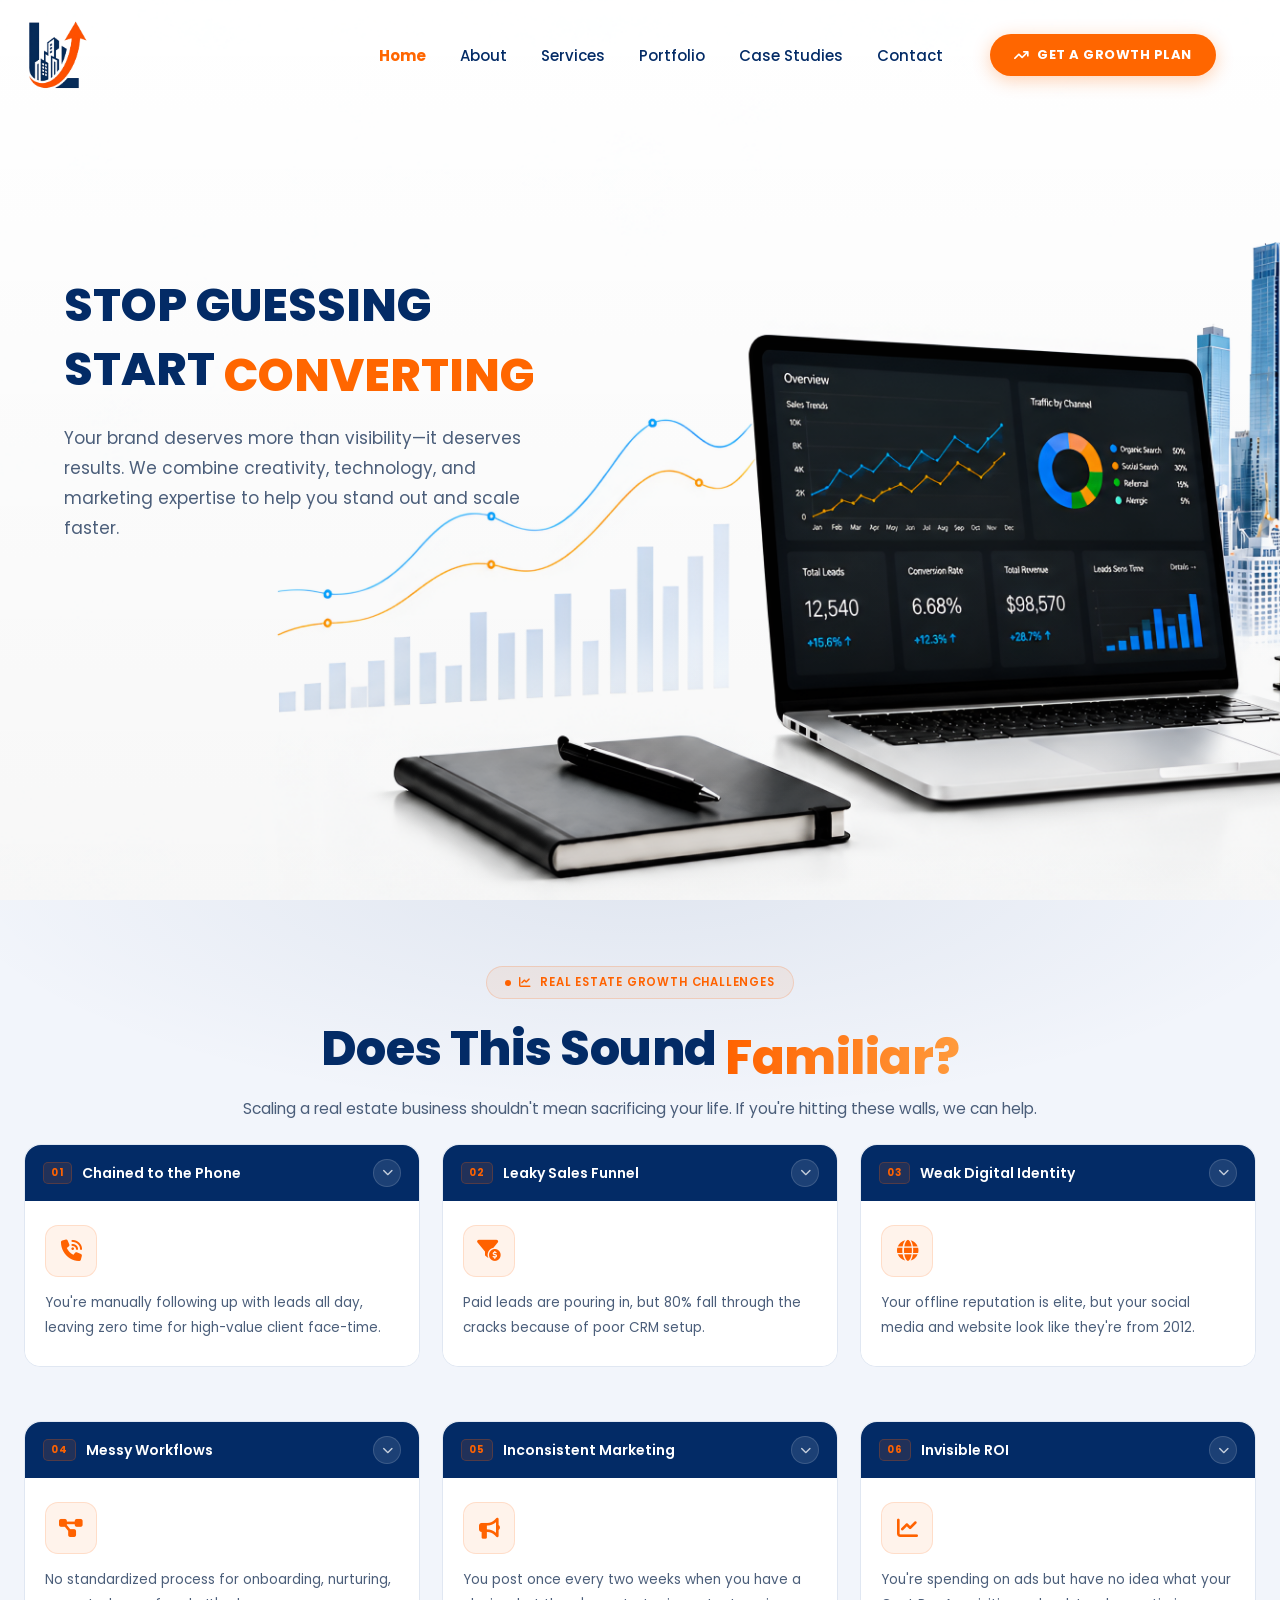
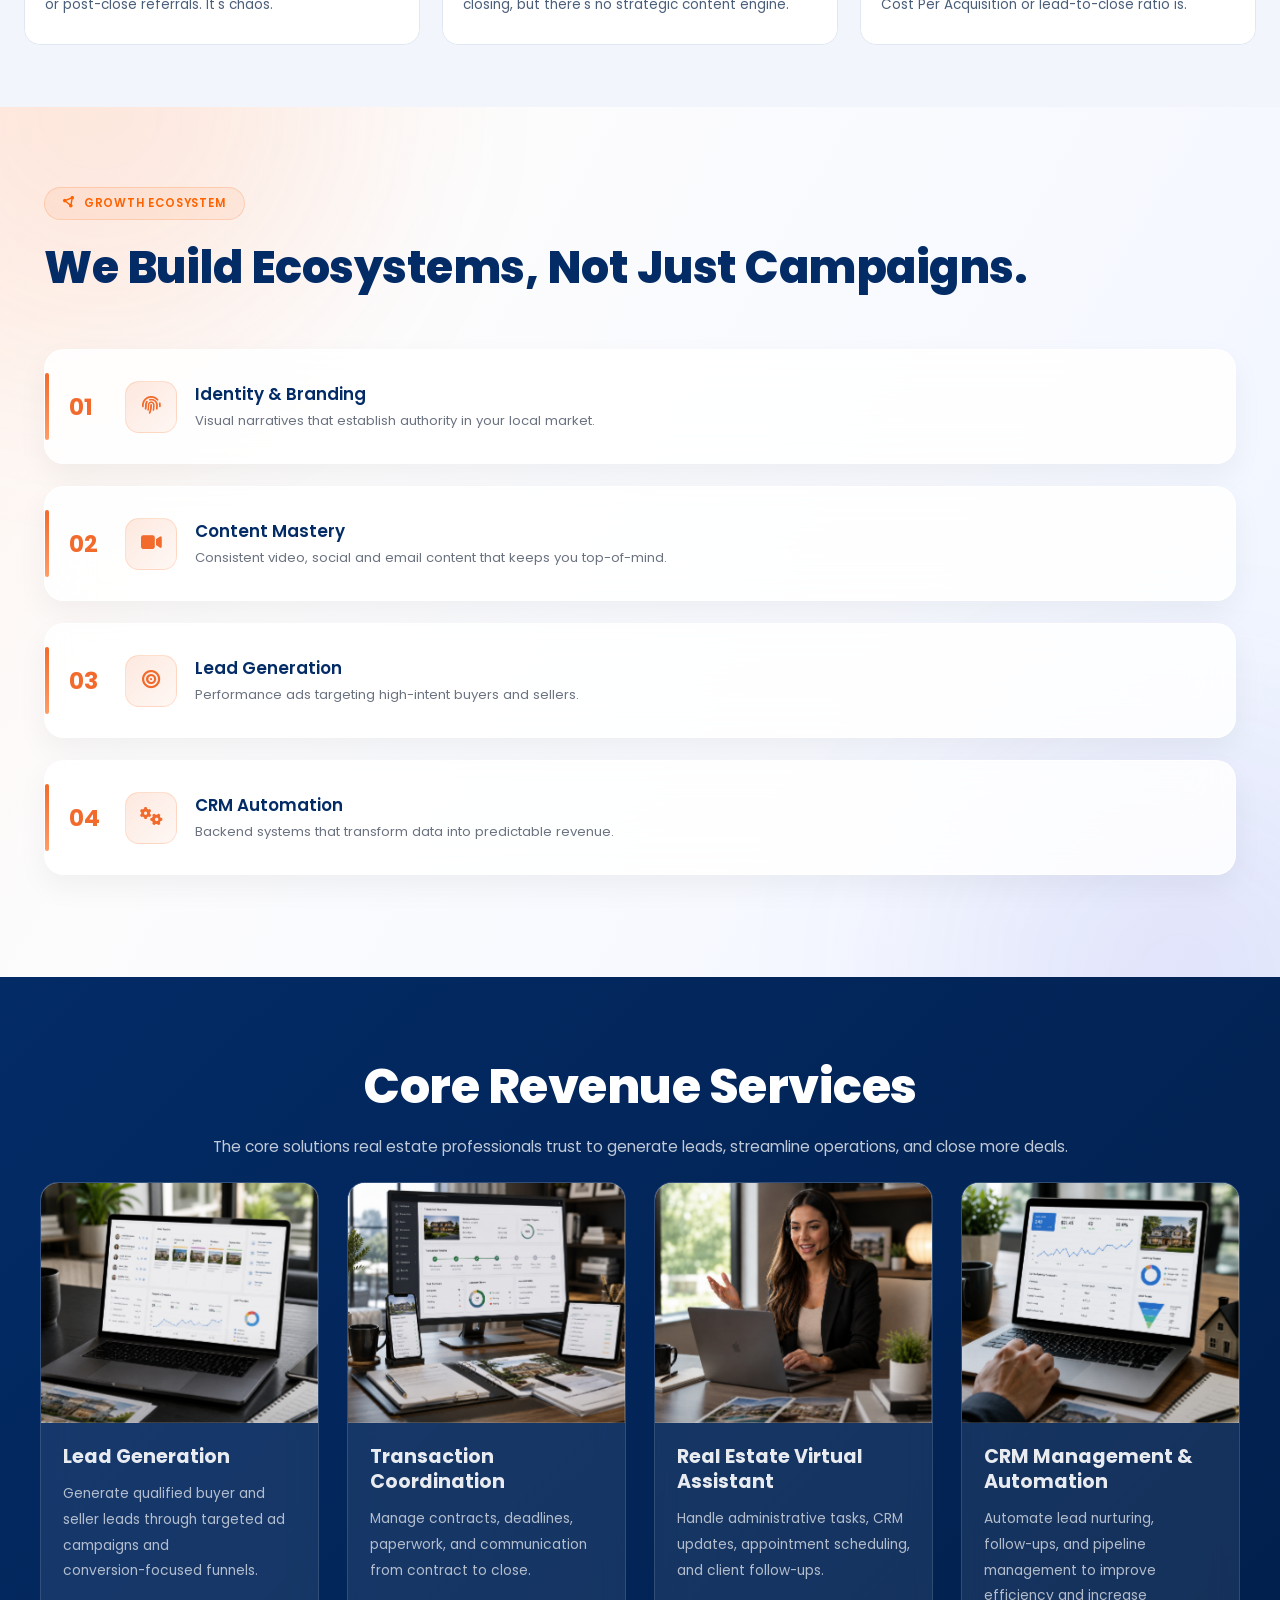
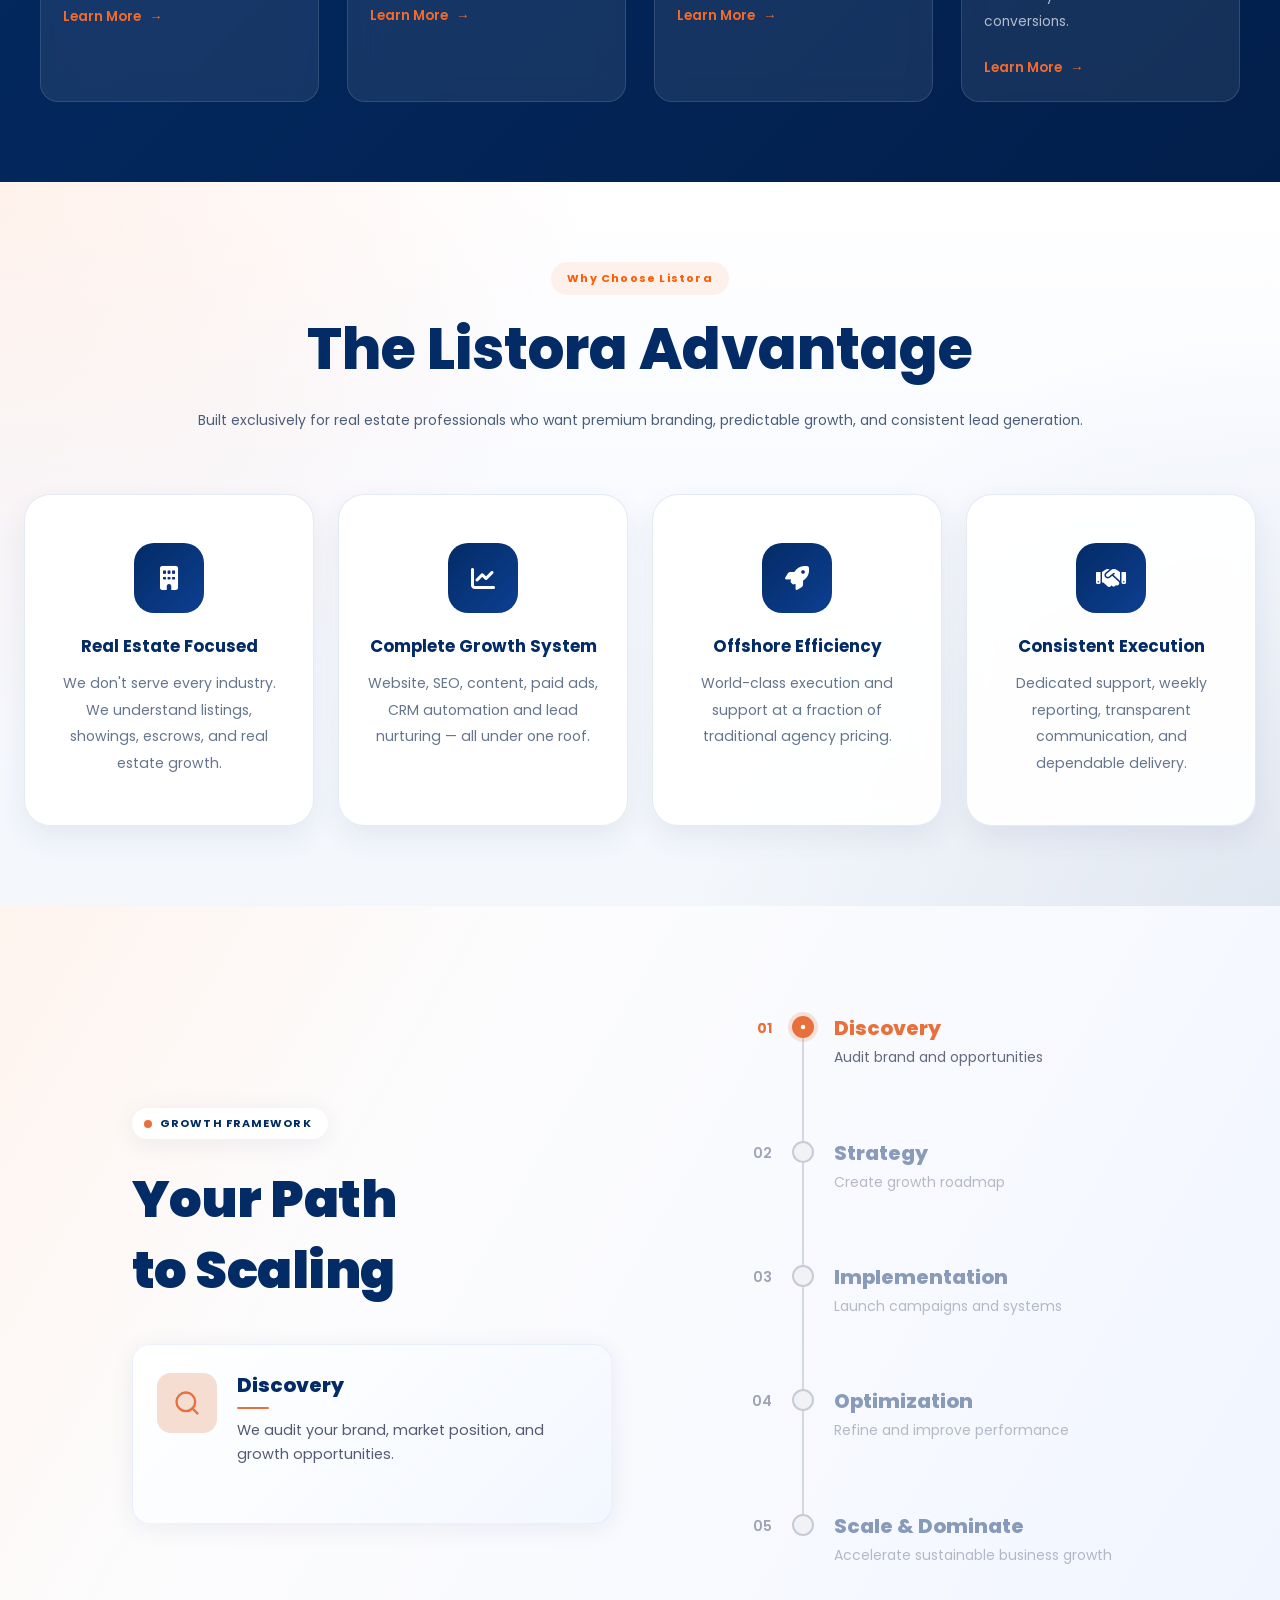
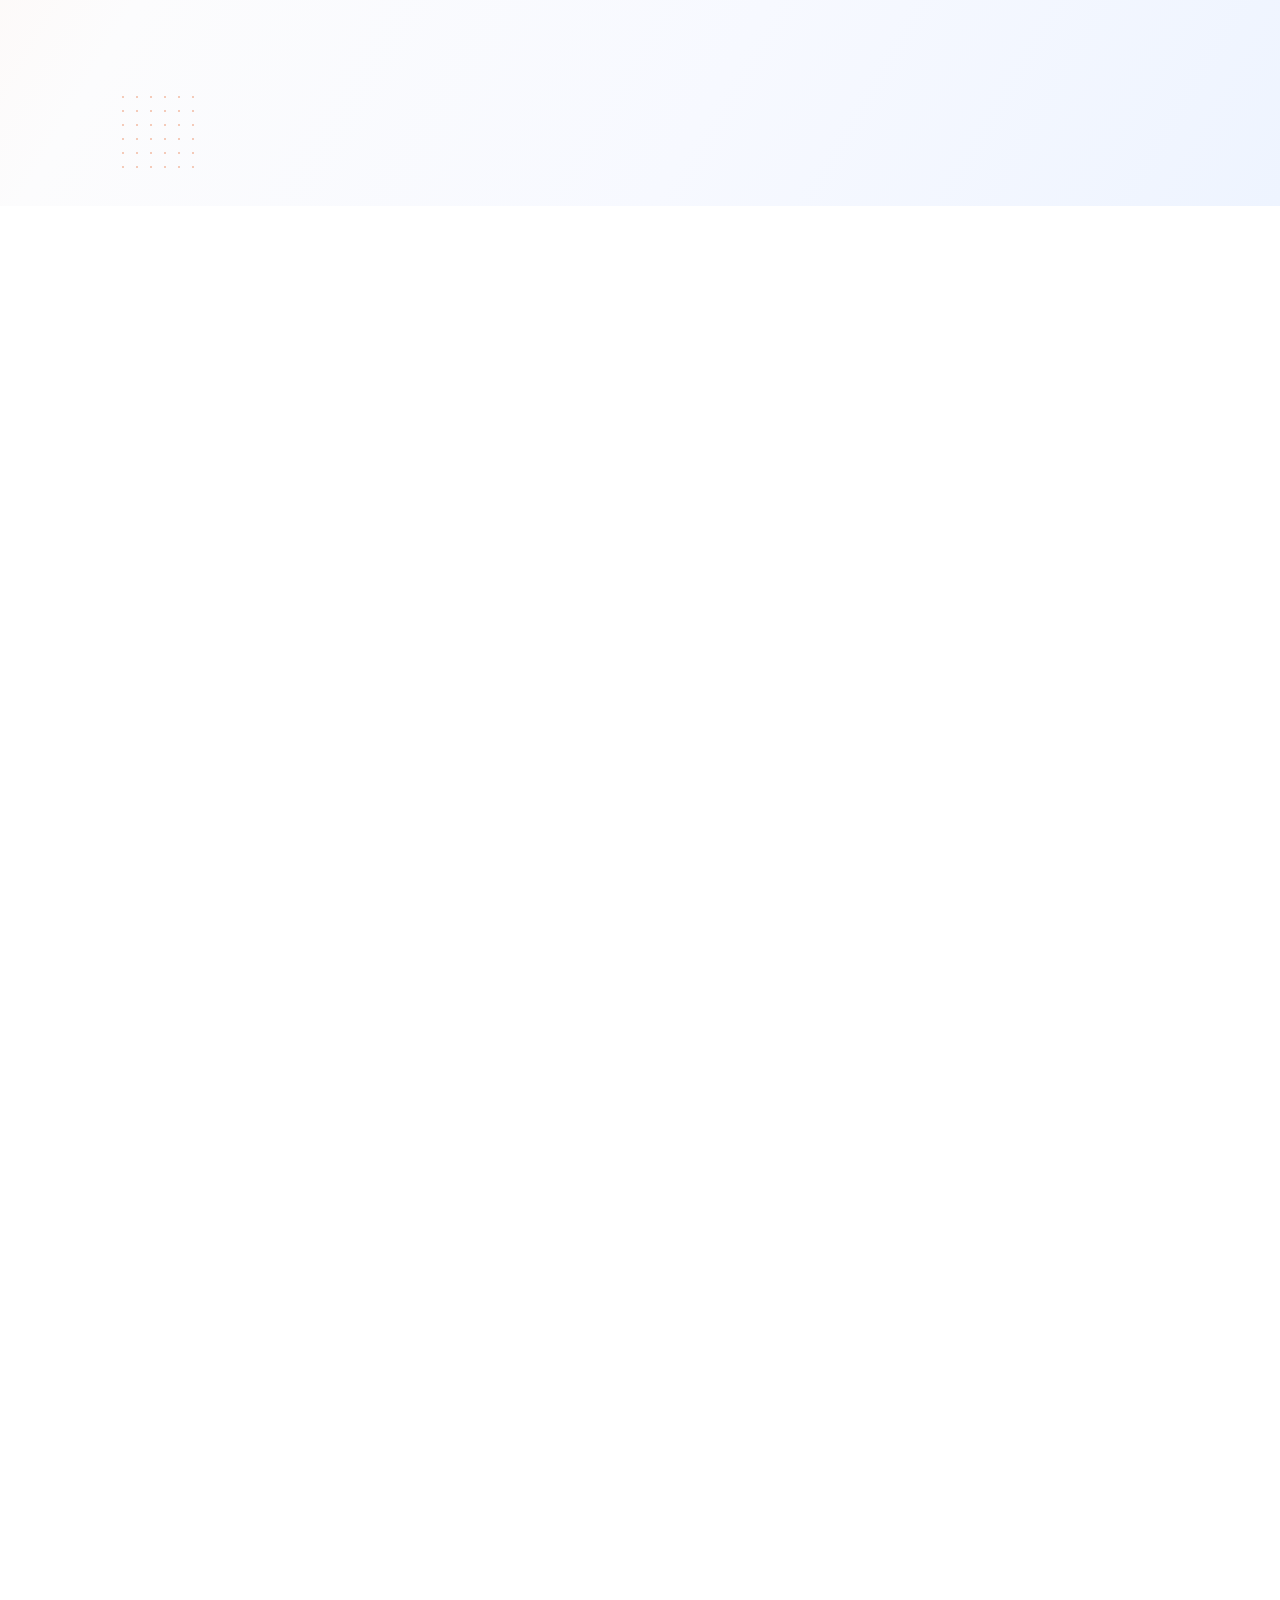
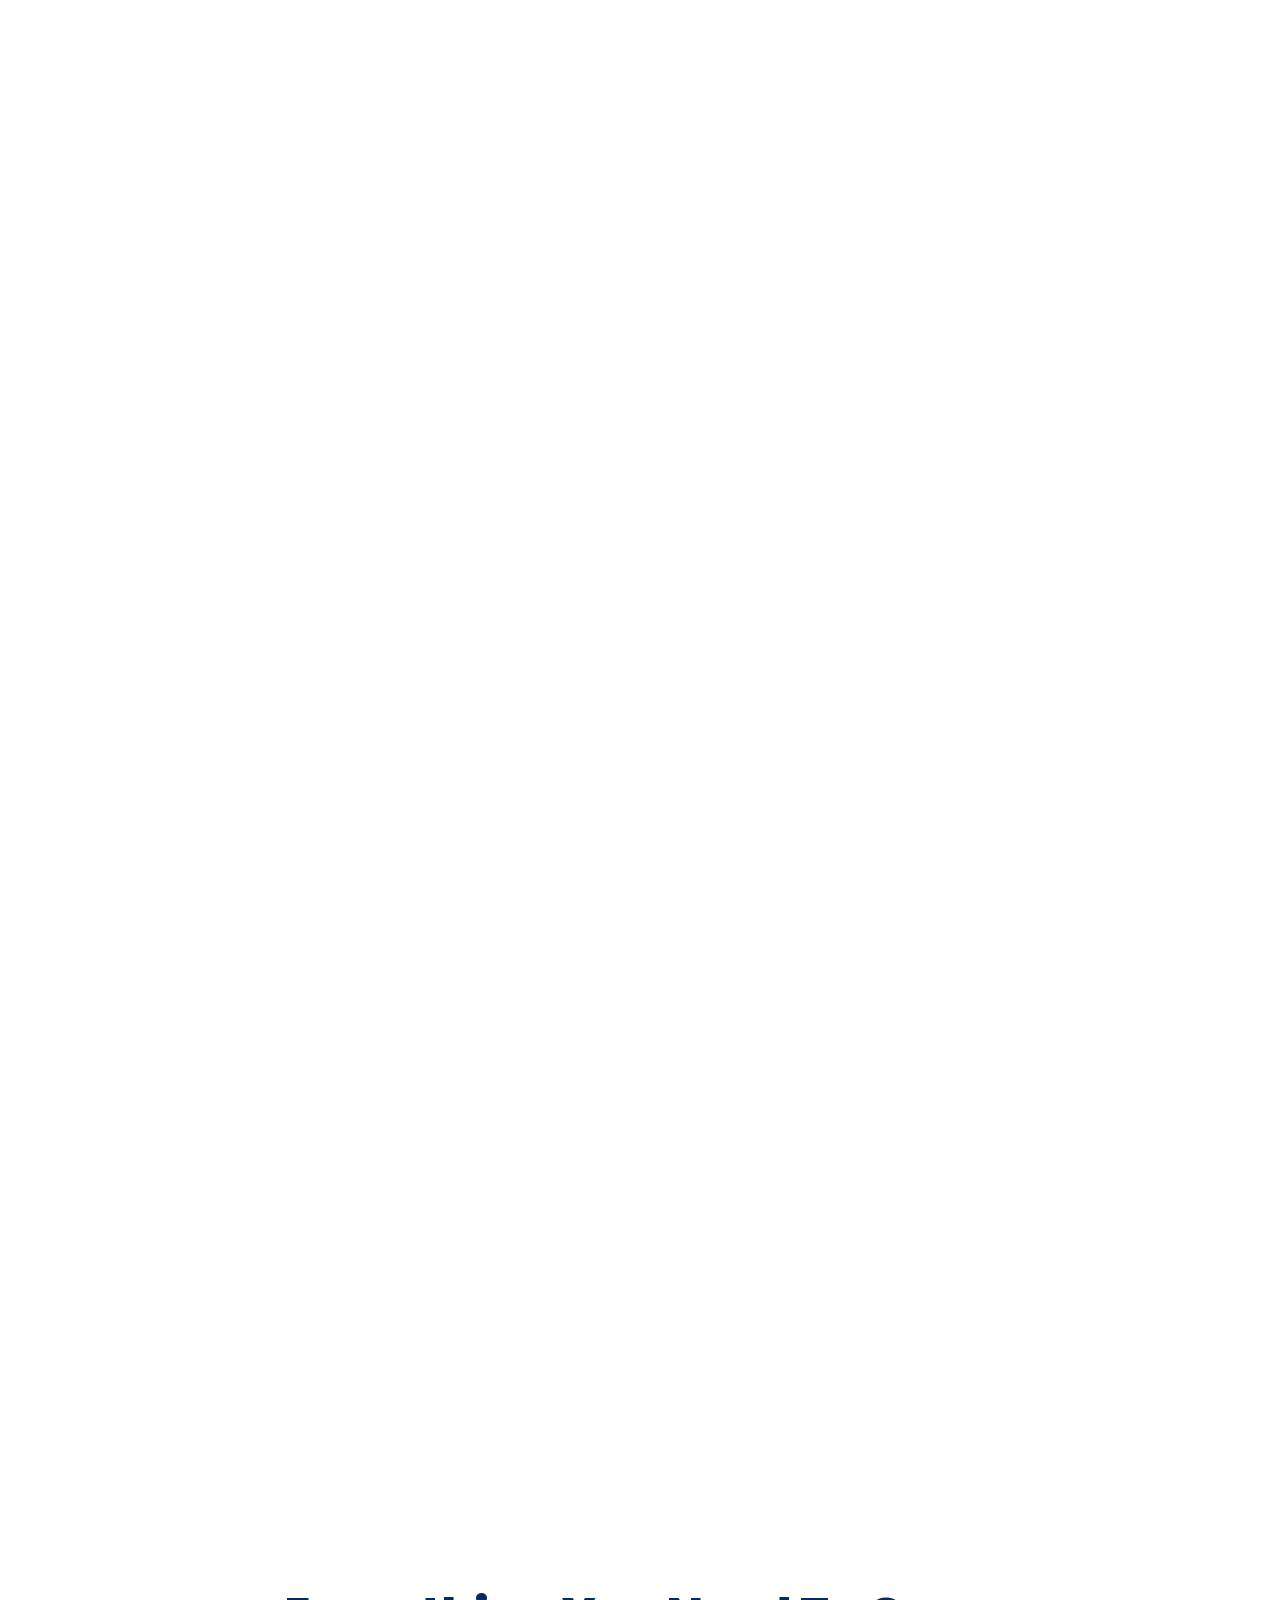
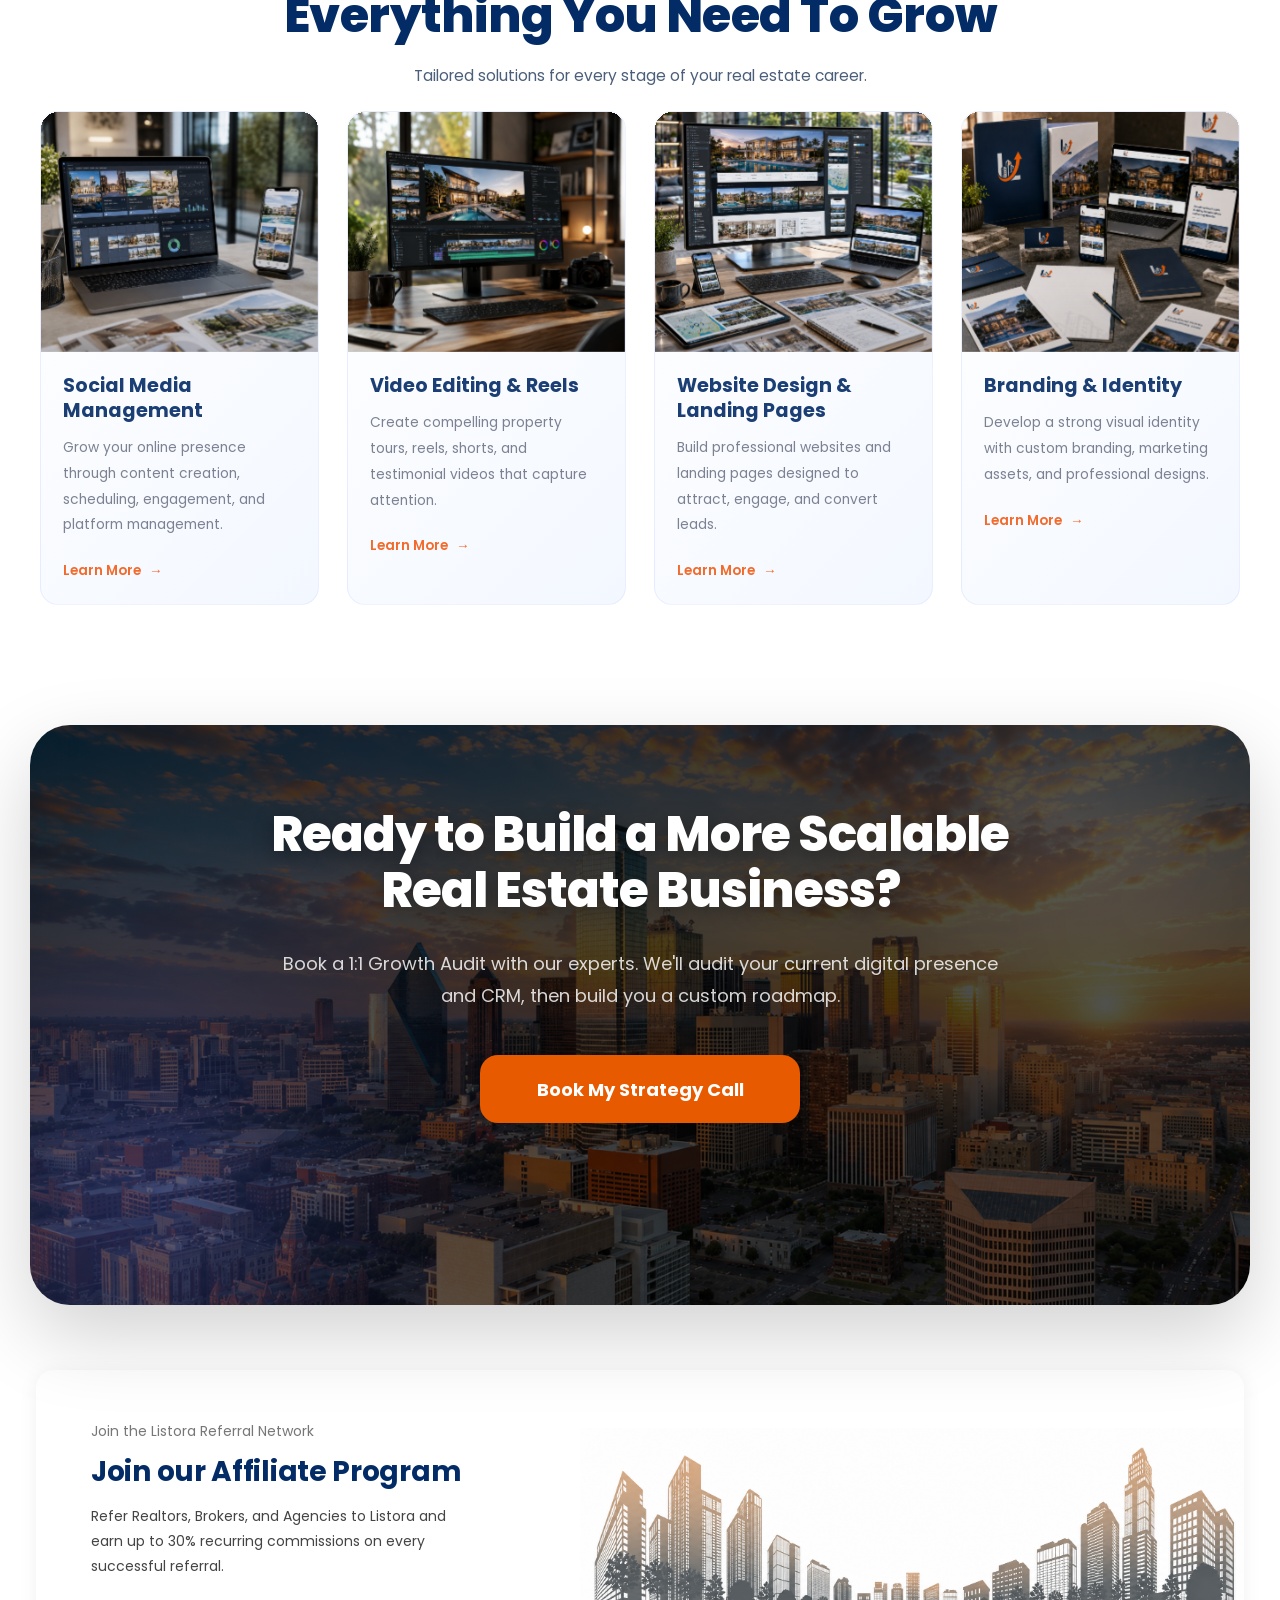
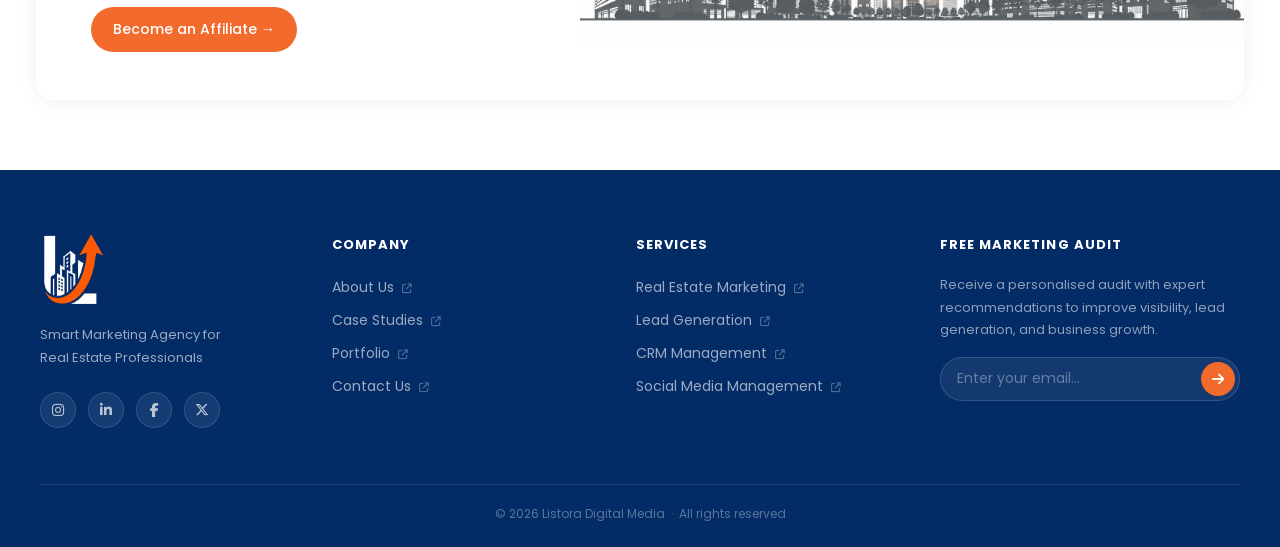
<file: index.html>
<!DOCTYPE html>
<html lang="en">

<head>
    <meta charset="UTF-8">
    <meta name="viewport" content="width=device-width, initial-scale=1.0">
    <meta name="description"
        content="Listora — Smart Marketing Agency for Real Estate Professionals. Lead generation, CRM automation, branding, and content systems.">
    <title>Listora | Smart Marketing for Real Estate</title>

    <!-- Fonts: Poppins only (single active family) -->
    <link rel="preconnect" href="https://fonts.googleapis.com">
    <link rel="preconnect" href="https://fonts.gstatic.com" crossorigin>
    <link href="https://fonts.googleapis.com/css2?family=Poppins:wght@300;400;500;600;700;800&display=swap"
        rel="stylesheet">

    <!-- Icons -->
    <link rel="stylesheet" href="https://cdnjs.cloudflare.com/ajax/libs/font-awesome/6.6.0/css/all.min.css">

    <link rel="stylesheet" href="style.css">
    <link rel="stylesheet" href="drawer.css">

    <!-- ── UNIFIED NAVBAR STYLES — matches about.html exactly ── -->
    <style>
        /* ── Fixed header wrapper ── */
        .ct-header {
            position: fixed;
            top: 0;
            left: 0;
            right: 0;
            z-index: 9999;
        }

        /* ── Nav row ── */
        .ct-nav {
            display: flex !important;
            align-items: center;
            gap: 32px;
            padding: 20px 5% 20px 2%;
            background: rgba(255, 255, 255, 0.0);
            transition: background .35s ease, box-shadow .35s ease, padding .35s ease;
            max-width: 1440px;
            margin: 0 auto;
        }

        .ct-nav.scrolled {
            background: rgba(255, 255, 255, .97) !important;
            backdrop-filter: blur(18px);
            -webkit-backdrop-filter: blur(18px);
            box-shadow: 0 2px 24px rgba(3, 43, 102, .08);
            padding-top: 12px;
            padding-bottom: 12px;
        }

        /* ── Logo ── */
        .ct-nav__logo {
            display: flex;
            align-items: center;
            flex-shrink: 0;
            text-decoration: none;
        }

        .ct-nav__logo img {
            width: 62px;
            height: auto;
            display: block;
        }

        /* ── Links ── */
        .ct-nav__links {
            display: flex !important;
            align-items: center !important;
            gap: 4px !important;
            margin-left: auto !important;
            list-style: none !important;
            padding: 0 !important;
            flex-direction: row !important;
            position: static !important;
            background: transparent !important;
            max-height: none !important;
        }

        .ct-nav__links li {
            width: auto !important;
            text-align: left !important;
            padding: 0 !important;
            border: none !important;
        }

        .ct-nav__links a,
        .ct-nav__links li a {
            display: inline-block !important;
            font-family: 'Poppins', sans-serif !important;
            font-size: 15px !important;
            font-weight: 500 !important;
            color: #032B66 !important;
            padding: 8px 15px !important;
            border-radius: 8px !important;
            text-decoration: none !important;
            position: relative !important;
            line-height: normal !important;
            white-space: nowrap !important;
            transition: background .25s ease, color .25s ease !important;
        }

        /* Kill the underline pseudo-element from style.css */
        .ct-nav__links a::after,
        .ct-nav__links li a::after {
            display: none !important;
            content: none !important;
        }

        .ct-nav__links a:hover,
        .ct-nav__links li a:hover {
            background: #e8eef8 !important;
            color: #032B66 !important;
        }

        .ct-nav__links a.active,
        .ct-nav__links li a.active {
            color: #FF6600 !important;
            font-weight: 700 !important;
            background: transparent !important;
        }

        .ct-nav.scrolled .ct-nav__links a,
        .ct-nav.scrolled .ct-nav__links li a {
            color: #032B66 !important;
        }

        .ct-nav.scrolled .ct-nav__links a.active,
        .ct-nav.scrolled .ct-nav__links li a.active {
            color: #FF6600 !important;
        }

        /* ── CTA button ── */
        .ct-nav__cta {
            display: inline-flex !important;
            align-items: center !important;
            gap: 8px;
            padding: 11px 24px;
            background: #FF6600 !important;
            color: #fff !important;
            border-radius: 50px;
            font-family: 'Poppins', sans-serif;
            font-size: 13px;
            font-weight: 700;
            letter-spacing: .04em;
            text-decoration: none !important;
            white-space: nowrap;
            flex-shrink: 0;
            box-shadow: 0 4px 18px rgba(255, 102, 0, .30);
            transition: background .3s ease, transform .4s cubic-bezier(.22, 1, .36, 1), box-shadow .4s ease;
        }

        .ct-nav__cta:hover {
            background: #e05500 !important;
            transform: translateY(-2px);
            box-shadow: 0 8px 26px rgba(255, 102, 0, .40);
        }

        /* ── Burger ── */
        .ct-nav__burger {
            display: none;
            flex-direction: column;
            gap: 5px;
            padding: 6px 4px;
            border-radius: 6px;
            background: none !important;
            border: none;
            cursor: pointer;
            flex-shrink: 0;
        }

        .ct-nav__burger span {
            display: block;
            width: 28px;
            height: 3px;
            background: #032B66;
            border-radius: 20px;
            transition: transform .3s ease, opacity .3s ease;
        }

        .ct-nav__burger[aria-expanded="true"] span:nth-child(1) {
            transform: translateY(8px) rotate(45deg);
        }

        .ct-nav__burger[aria-expanded="true"] span:nth-child(2) {
            opacity: 0;
            transform: scaleX(0);
        }

        .ct-nav__burger[aria-expanded="true"] span:nth-child(3) {
            transform: translateY(-8px) rotate(-45deg);
        }

        /* ── Hide the old navbar inside .hero ── */
        .hero>.navbar,
        .hero>nav.navbar {
            display: none !important;
        }

        /* ── When drawer open, hide ct-header behind overlay ── */
        body.drawer-open .ct-header {
            z-index: 9997;
        }

        /* ── Responsive ── */
        @media (min-width: 992px) {
            .ct-nav__burger {
                display: none !important;
            }

            .ct-nav__links {
                display: flex !important;
            }

            .ct-nav__cta {
                display: inline-flex !important;
            }
        }

        @media (max-width: 991px) {
            .ct-nav__links {
                display: none !important;
            }

            .ct-nav__cta {
                display: none !important;
            }

            .ct-nav__burger {
                display: flex !important;
                margin-left: auto;
            }
        }

        @media (max-width: 480px) {
            .ct-nav {
                gap: 16px;
                padding: 16px 4%;
            }

            .ct-nav__logo img {
                width: 52px;
            }
        }
    </style>
</head>

<body>

    <!-- ═══════════════════════════════════════════
       OVERLAY
  ═══════════════════════════════════════════ -->
    <div class="nav-overlay" id="navOverlay" aria-hidden="true"></div>

    <!-- ═══════════════════════════════════════════
       MOBILE DRAWER
  ═══════════════════════════════════════════ -->
    <nav class="nav-drawer" id="navDrawer" aria-label="Mobile navigation" aria-hidden="true">

        <div class="drawer-header">
            <a href="index.html" class="drawer-logo">
                <img src="logo.png" alt="Listora">
            </a>
            <button class="drawer-close-btn" id="drawerCloseBtn" aria-label="Close navigation">
                <span class="drawer-close-icon">
                    <span></span>
                    <span></span>
                </span>
            </button>
        </div>

        <ul class="drawer-links" role="list">
            <li class="drawer-link-item" style="--i:0">
                <a href="index.html" class="drawer-link active">
                    <span class="drawer-link-num">01</span>
                    <span class="drawer-link-text">Home</span>
                    <i class="fa-solid fa-arrow-right drawer-link-arrow" aria-hidden="true"></i>
                </a>
            </li>
            <li class="drawer-link-item" style="--i:1">
                <a href="about.html" class="drawer-link">
                    <span class="drawer-link-num">02</span>
                    <span class="drawer-link-text">About</span>
                    <i class="fa-solid fa-arrow-right drawer-link-arrow" aria-hidden="true"></i>
                </a>
            </li>
            <li class="drawer-link-item" style="--i:2">
                <a href="service.html" class="drawer-link">
                    <span class="drawer-link-num">03</span>
                    <span class="drawer-link-text">Services</span>
                    <i class="fa-solid fa-arrow-right drawer-link-arrow" aria-hidden="true"></i>
                </a>
            </li>
            <li class="drawer-link-item" style="--i:3">
                <a href="portfolio.html" class="drawer-link">
                    <span class="drawer-link-num">04</span>
                    <span class="drawer-link-text">Portfolio</span>
                    <i class="fa-solid fa-arrow-right drawer-link-arrow" aria-hidden="true"></i>
                </a>
            </li>
            <li class="drawer-link-item" style="--i:3">
                <a href="casestudies.html" class="drawer-link">
                    <span class="drawer-link-num">05</span>
                    <span class="drawer-link-text">Case Studies</span>
                    <i class="fa-solid fa-arrow-right drawer-link-arrow" aria-hidden="true"></i>
                </a>
            </li>
            <li class="drawer-link-item" style="--i:4">
                <a href="contact.html" class="drawer-link">
                    <span class="drawer-link-num">06</span>
                    <span class="drawer-link-text">Contact</span>
                    <i class="fa-solid fa-arrow-right drawer-link-arrow" aria-hidden="true"></i>
                </a>
            </li>
        </ul>

        <div class="drawer-cta-wrap" style="--i:5">
            <a href="contact.html" class="drawer-cta-btn">
                <i class="fa-solid fa-arrow-trend-up" aria-hidden="true"></i>
                GET A GROWTH PLAN
            </a>
        </div>

        <div class="drawer-footer" style="--i:6">
            <p class="drawer-footer-text">Smart Marketing Agency for Real Estate Professionals</p>
            <div class="drawer-social-links">
                <a href="#" aria-label="Instagram"><i class="fa-brands fa-instagram" aria-hidden="true"></i></a>
                <a href="#" aria-label="LinkedIn"><i class="fa-brands fa-linkedin-in" aria-hidden="true"></i></a>
                <a href="#" aria-label="Facebook"><i class="fa-brands fa-facebook-f" aria-hidden="true"></i></a>
                <a href="#" aria-label="X / Twitter"><i class="fa-brands fa-x-twitter" aria-hidden="true"></i></a>
            </div>
        </div>

        <div class="drawer-accent" aria-hidden="true"></div>
    </nav>

    <!-- ═══════════════════════════════════════════
       HERO
  ═══════════════════════════════════════════ -->

    <!-- UNIFIED NAVBAR -->
    <header class="ct-header">
        <nav class="ct-nav" id="ctNav" aria-label="Primary navigation">
            <a href="index.html" class="ct-nav__logo">
                <img src="logo.png" alt="Listora home">
            </a>
            <ul class="ct-nav__links" role="list">
                <li><a href="index.html" class="active" aria-current="page">Home</a></li>
                <li><a href="about.html">About</a></li>
                <li><a href="service.html">Services</a></li>
                <li><a href="portfolio.html">Portfolio</a></li>
                <li><a href="casestudies.html">Case Studies</a></li>
                <li><a href="contact.html">Contact</a></li>
            </ul>
            <a href="contact.html" class="ct-nav__cta">
                <i class="fa-solid fa-arrow-trend-up" aria-hidden="true"></i>
                GET A GROWTH PLAN
            </a>
            <button class="ct-nav__burger" id="menuBtn" aria-label="Open navigation" aria-expanded="false"
                aria-controls="navDrawer">
                <span></span><span></span><span></span>
            </button>
        </nav>
    </header>

    <header class="hero">

        <div class="hero-content">
            <h1>
                STOP GUESSING <br>START
                <span class="typing-text" aria-live="polite"></span>
            </h1>
            <p>
                Your brand deserves more than visibility—it deserves results. We combine creativity, technology, and
                marketing expertise to help you stand out and scale faster.
            </p>
        </div>

    </header>

    <main>

        <!-- ═══════════════════════════════════════════
         PROBLEMS
    ═══════════════════════════════════════════ -->
        <section class="problems-section">
            <div class="container">

                <!-- ── Header ─────────────────────────────────────────── -->
                <div class="section-header">

                    <span class="section-tag">
                        <span class="tag-dot"></span>
                        <i class="fa-solid fa-chart-line"></i>
                        Real Estate Growth Challenges
                    </span>

                    <h2>Does This Sound <span class="gradient-text">Familiar?</span></h2>

                    <p>Scaling a real estate business shouldn't mean sacrificing your life.
                        If you're hitting these walls, we can help.</p>

                </div>

                <!-- ── Grid ───────────────────────────────────────────── -->
                <div class="cards-grid">

                    <!-- Card 1 -->
                    <article class="problem-card" data-index="0">

                        <!-- TOP: navy accordion header (always visible) -->
                        <div class="card-header" role="button" tabindex="0" aria-expanded="false"
                            aria-controls="panel-0">
                            <div class="header-left">
                                <span class="card-num">01</span>
                                <h3>Chained to the Phone</h3>
                            </div>
                            <span class="toggle-btn">
                                <i class="fas fa-chevron-down"></i>
                            </span>
                        </div>

                        <!-- MIDDLE: card body (hover fill target) -->
                        <div class="card-body">
                            <div class="icon-box">
                                <i class="fas fa-phone-volume"></i>
                            </div>
                            <p class="card-desc">You're manually following up with leads all day,
                                leaving zero time for high-value client face-time.</p>
                        </div>

                        <!-- BOTTOM: pain point panel (drops from top on click) -->
                        <div class="pain-panel" id="panel-0" role="region" aria-hidden="true">
                            <div class="pain-inner">
                                <span class="pain-badge">
                                    <i class="fas fa-triangle-exclamation"></i> Pain Point
                                </span>
                                <p>Leads slip through the cracks because follow-ups are inconsistent
                                    and manual — costing you closings every single month.</p>
                                <div class="stat-row">
                                    <strong>73%</strong>
                                    <span>of leads never receive a second follow-up</span>
                                </div>
                            </div>
                        </div>

                    </article>

                    <!-- Card 2 -->
                    <article class="problem-card" data-index="1">
                        <div class="card-header" role="button" tabindex="0" aria-expanded="false"
                            aria-controls="panel-1">
                            <div class="header-left">
                                <span class="card-num">02</span>
                                <h3>Leaky Sales Funnel</h3>
                            </div>
                            <span class="toggle-btn"><i class="fas fa-chevron-down"></i></span>
                        </div>
                        <div class="card-body">
                            <div class="icon-box"><i class="fas fa-filter-circle-dollar"></i></div>
                            <p class="card-desc">Paid leads are pouring in, but 80% fall through
                                the cracks because of poor CRM setup.</p>
                        </div>
                        <div class="pain-panel" id="panel-1" role="region" aria-hidden="true">
                            <div class="pain-inner">
                                <span class="pain-badge"><i class="fas fa-triangle-exclamation"></i> Pain Point</span>
                                <p>Without a structured CRM pipeline, your ad spend generates interest
                                    but not conversions — a silent drain on your budget.</p>
                                <div class="stat-row">
                                    <strong>80%</strong>
                                    <span>of paid leads lost to poor follow-up systems</span>
                                </div>
                            </div>
                        </div>
                    </article>

                    <!-- Card 3 -->
                    <article class="problem-card" data-index="2">
                        <div class="card-header" role="button" tabindex="0" aria-expanded="false"
                            aria-controls="panel-2">
                            <div class="header-left">
                                <span class="card-num">03</span>
                                <h3>Weak Digital Identity</h3>
                            </div>
                            <span class="toggle-btn"><i class="fas fa-chevron-down"></i></span>
                        </div>
                        <div class="card-body">
                            <div class="icon-box"><i class="fas fa-globe"></i></div>
                            <p class="card-desc">Your offline reputation is elite, but your social media
                                and website look like they're from 2012.</p>
                        </div>
                        <div class="pain-panel" id="panel-2" role="region" aria-hidden="true">
                            <div class="pain-inner">
                                <span class="pain-badge"><i class="fas fa-triangle-exclamation"></i> Pain Point</span>
                                <p>Prospects Google you before they call — an outdated digital presence
                                    signals a lack of credibility and kills deals before they start.</p>
                                <div class="stat-row">
                                    <strong>94%</strong>
                                    <span>of first impressions are design-related</span>
                                </div>
                            </div>
                        </div>
                    </article>

                    <!-- Card 4 -->
                    <article class="problem-card" data-index="3">
                        <div class="card-header" role="button" tabindex="0" aria-expanded="false"
                            aria-controls="panel-3">
                            <div class="header-left">
                                <span class="card-num">04</span>
                                <h3>Messy Workflows</h3>
                            </div>
                            <span class="toggle-btn"><i class="fas fa-chevron-down"></i></span>
                        </div>
                        <div class="card-body">
                            <div class="icon-box"><i class="fas fa-diagram-project"></i></div>
                            <p class="card-desc">No standardized process for onboarding, nurturing,
                                or post-close referrals. It's chaos.</p>
                        </div>
                        <div class="pain-panel" id="panel-3" role="region" aria-hidden="true">
                            <div class="pain-inner">
                                <span class="pain-badge"><i class="fas fa-triangle-exclamation"></i> Pain Point</span>
                                <p>Inconsistent onboarding means you're leaving repeat business and
                                    referrals — your highest-ROI channel — completely on the table.</p>
                                <div class="stat-row">
                                    <strong>5×</strong>
                                    <span>more costly to acquire than retain a client</span>
                                </div>
                            </div>
                        </div>
                    </article>

                    <!-- Card 5 -->
                    <article class="problem-card" data-index="4">
                        <div class="card-header" role="button" tabindex="0" aria-expanded="false"
                            aria-controls="panel-4">
                            <div class="header-left">
                                <span class="card-num">05</span>
                                <h3>Inconsistent Marketing</h3>
                            </div>
                            <span class="toggle-btn"><i class="fas fa-chevron-down"></i></span>
                        </div>
                        <div class="card-body">
                            <div class="icon-box"><i class="fas fa-bullhorn"></i></div>
                            <p class="card-desc">You post once every two weeks when you have a closing,
                                but there's no strategic content engine.</p>
                        </div>
                        <div class="pain-panel" id="panel-4" role="region" aria-hidden="true">
                            <div class="pain-inner">
                                <span class="pain-badge"><i class="fas fa-triangle-exclamation"></i> Pain Point</span>
                                <p>Sporadic posting destroys algorithmic reach — without a consistent
                                    cadence, your brand stays invisible between transactions.</p>
                                <div class="stat-row">
                                    <strong>3×</strong>
                                    <span>more leads generated through consistent content</span>
                                </div>
                            </div>
                        </div>
                    </article>

                    <!-- Card 6 -->
                    <article class="problem-card" data-index="5">
                        <div class="card-header" role="button" tabindex="0" aria-expanded="false"
                            aria-controls="panel-5">
                            <div class="header-left">
                                <span class="card-num">06</span>
                                <h3>Invisible ROI</h3>
                            </div>
                            <span class="toggle-btn"><i class="fas fa-chevron-down"></i></span>
                        </div>
                        <div class="card-body">
                            <div class="icon-box"><i class="fas fa-chart-line"></i></div>
                            <p class="card-desc">You're spending on ads but have no idea what your
                                Cost Per Acquisition or lead-to-close ratio is.</p>
                        </div>
                        <div class="pain-panel" id="panel-5" role="region" aria-hidden="true">
                            <div class="pain-inner">
                                <span class="pain-badge"><i class="fas fa-triangle-exclamation"></i> Pain Point</span>
                                <p>Flying blind on spend means you can't scale what's working or cut
                                    what isn't — your budget bleeds with no dashboard to stop it.</p>
                                <div class="stat-row">
                                    <strong>62%</strong>
                                    <span>of ad spend wasted without proper tracking</span>
                                </div>
                            </div>
                        </div>
                    </article>

                </div><!-- /.cards-grid -->
            </div><!-- /.container -->
        </section>

        <!-- ═══════════════════════════════════════════
         ECOSYSTEM
    ═══════════════════════════════════════════ -->
        <section class="ecosystem" aria-labelledby="ecosystem-heading">
            <div class="container">

                <div class="section-tag">
                    <i class="fa-solid fa-circle-nodes" aria-hidden="true"></i>
                    <span>Growth Ecosystem</span>
                </div>

                <h2 id="ecosystem-heading">We Build Ecosystems, Not Just Campaigns.</h2>

                <!-- Card 1 -->
                <article class="flip-card">
                    <div class="flip-card-inner">
                        <div class="flip-card-front">
                            <span class="number" aria-hidden="true">01</span>
                            <div class="icon-box">
                                <i class="fa-solid fa-fingerprint" aria-hidden="true"></i>
                            </div>
                            <div class="content">
                                <h3>Identity &amp; Branding</h3>
                                <p>Visual narratives that establish authority in your local market.</p>
                            </div>
                        </div>
                        <div class="flip-card-back">
                            <i class="fa-solid fa-fingerprint" aria-hidden="true"></i>
                            <h3>Identity &amp; Branding</h3>
                            <p>We craft memorable brands, messaging, and visual identities that position your business
                                as the obvious choice.</p>
                        </div>
                    </div>
                </article>

                <!-- Card 2 -->
                <article class="flip-card">
                    <div class="flip-card-inner">
                        <div class="flip-card-front">
                            <span class="number" aria-hidden="true">02</span>
                            <div class="icon-box">
                                <i class="fa-solid fa-video" aria-hidden="true"></i>
                            </div>
                            <div class="content">
                                <h3>Content Mastery</h3>
                                <p>Consistent video, social and email content that keeps you top-of-mind.</p>
                            </div>
                        </div>
                        <div class="flip-card-back">
                            <i class="fa-solid fa-video" aria-hidden="true"></i>
                            <h3>Content Mastery</h3>
                            <p>Strategic content systems that attract, educate and convert your audience across multiple
                                platforms.</p>
                        </div>
                    </div>
                </article>

                <!-- Card 3 -->
                <article class="flip-card">
                    <div class="flip-card-inner">
                        <div class="flip-card-front">
                            <span class="number" aria-hidden="true">03</span>
                            <div class="icon-box">
                                <i class="fa-solid fa-bullseye" aria-hidden="true"></i>
                            </div>
                            <div class="content">
                                <h3>Lead Generation</h3>
                                <p>Performance ads targeting high-intent buyers and sellers.</p>
                            </div>
                        </div>
                        <div class="flip-card-back">
                            <i class="fa-solid fa-bullseye" aria-hidden="true"></i>
                            <h3>Lead Generation</h3>
                            <p>Data-driven campaigns designed to generate qualified leads and maximize return on
                                investment.</p>
                        </div>
                    </div>
                </article>

                <!-- Card 4 -->
                <article class="flip-card">
                    <div class="flip-card-inner">
                        <div class="flip-card-front">
                            <span class="number" aria-hidden="true">04</span>
                            <div class="icon-box">
                                <i class="fa-solid fa-gears" aria-hidden="true"></i>
                            </div>
                            <div class="content">
                                <h3>CRM Automation</h3>
                                <p>Backend systems that transform data into predictable revenue.</p>
                            </div>
                        </div>
                        <div class="flip-card-back">
                            <i class="fa-solid fa-gears" aria-hidden="true"></i>
                            <h3>CRM Automation</h3>
                            <p>Automated follow-ups, lead nurturing, CRM integrations and sales workflows that close
                                more deals.</p>
                        </div>
                    </div>
                </article>

            </div>
        </section>

        <!-- ═══════════════════════════════════════════
         CORE REVENUE SERVICES
    ═══════════════════════════════════════════ -->
        <section class="featured-services" aria-labelledby="featured-heading">
            <div class="container--wide">

                <div class="section-header">
                    <h2 id="featured-heading">Core Revenue Services</h2>
                    <p>The core solutions real estate professionals trust to generate leads, streamline operations, and
                        close more deals.</p>
                </div>

                <div class="services-grid">

                    <article class="service-card">
                        <div class="card-image">
                            <img src="a1.png" alt="Lead Generation service">
                        </div>
                        <div class="card-content">
                            <h3>Lead Generation</h3>
                            <p>Generate qualified buyer and seller leads through targeted ad campaigns and
                                conversion-focused funnels.</p>
                            <a href="leadgeneration.html" class="learn-btn">Learn More <span
                                    aria-hidden="true">→</span></a>
                        </div>
                    </article>

                    <article class="service-card">
                        <div class="card-image">
                            <img src="a2.png" alt="Transaction Coordination service">
                        </div>
                        <div class="card-content">
                            <h3>Transaction Coordination</h3>
                            <p>Manage contracts, deadlines, paperwork, and communication from contract to close.</p>
                            <a href="transactioncoordination.html" class="learn-btn">Learn More <span
                                    aria-hidden="true">→</span></a>
                        </div>
                    </article>

                    <article class="service-card">
                        <div class="card-image">
                            <img src="a3.png" alt="Real Estate Virtual Assistant service">
                        </div>
                        <div class="card-content">
                            <h3>Real Estate Virtual Assistant</h3>
                            <p>Handle administrative tasks, CRM updates, appointment scheduling, and client follow-ups.
                            </p>
                            <a href="virtualassistant.html" class="learn-btn">Learn More <span
                                    aria-hidden="true">→</span></a>
                        </div>
                    </article>

                    <article class="service-card">
                        <div class="card-image">
                            <img src="a4.png" alt="CRM Management and Automation service">
                        </div>
                        <div class="card-content">
                            <h3>CRM Management &amp; Automation</h3>
                            <p>Automate lead nurturing, follow-ups, and pipeline management to improve efficiency and
                                increase conversions.</p>
                            <a href="crmmanagement.html" class="learn-btn">Learn More <span
                                    aria-hidden="true">→</span></a>
                        </div>
                    </article>

                </div>
            </div>
        </section>

        <!-- ═══════════════════════════════════════════
         LISTORA ADVANTAGE
    ═══════════════════════════════════════════ -->
        <section class="listora-advantage-section" aria-labelledby="advantage-heading">
            <div class="container">

                <div class="listora-advantage-header">
                    <span class="listora-advantage-badge">Why Choose Listora</span>
                    <h2 id="advantage-heading">The Listora Advantage</h2>
                    <p>Built exclusively for real estate professionals who want premium branding, predictable growth,
                        and consistent lead generation.</p>
                </div>

                <div class="listora-advantage-grid">

                    <article class="listora-advantage-card">
                        <div class="listora-advantage-icon">
                            <i class="fas fa-building" aria-hidden="true"></i>
                        </div>
                        <h3>Real Estate Focused</h3>
                        <p>We don't serve every industry. We understand listings, showings, escrows, and real estate
                            growth.</p>
                    </article>

                    <article class="listora-advantage-card">
                        <div class="listora-advantage-icon">
                            <i class="fas fa-chart-line" aria-hidden="true"></i>
                        </div>
                        <h3>Complete Growth System</h3>
                        <p>Website, SEO, content, paid ads, CRM automation and lead nurturing — all under one roof.</p>
                    </article>

                    <article class="listora-advantage-card">
                        <div class="listora-advantage-icon">
                            <i class="fas fa-rocket" aria-hidden="true"></i>
                        </div>
                        <h3>Offshore Efficiency</h3>
                        <p>World-class execution and support at a fraction of traditional agency pricing.</p>
                    </article>

                    <article class="listora-advantage-card">
                        <div class="listora-advantage-icon">
                            <i class="fas fa-handshake" aria-hidden="true"></i>
                        </div>
                        <h3>Consistent Execution</h3>
                        <p>Dedicated support, weekly reporting, transparent communication, and dependable delivery.</p>
                    </article>

                </div>
            </div>
        </section>

        <!-- ═══════════════════════════════════════════
         TIMELINE
    ═══════════════════════════════════════════ -->
        <section class="timelinepro-section" id="timelinepro-root" aria-labelledby="timeline-heading">

            <div class="timelinepro-left" id="timelinepro-left-panel">

                <div class="timelinepro-badge">
                    <span class="timelinepro-badge-dot" aria-hidden="true"></span>
                    GROWTH FRAMEWORK
                </div>

                <h2 class="timelinepro-heading" id="timeline-heading">Your Path<br>to Scaling</h2>

                <div class="timelinepro-card" id="timelinepro-card" aria-live="polite">
                    <div class="timelinepro-card-icon-wrap" id="timelinepro-card-icon" aria-hidden="true"></div>
                    <div class="timelinepro-card-body">
                        <h3 class="timelinepro-card-title" id="timelinepro-card-title"></h3>
                        <div class="timelinepro-card-divider" aria-hidden="true"></div>
                        <p class="timelinepro-card-desc" id="timelinepro-card-desc"></p>
                    </div>
                </div>

                <div class="timelinepro-dots" aria-hidden="true">
                    <div class="timelinepro-dots-grid"></div>
                </div>

            </div>

            <div class="timelinepro-right" id="timelinepro-right-panel">

                <div class="timelinepro-track" id="timelinepro-track" aria-hidden="true">
                    <div class="timelinepro-track-bg" id="timelinepro-track-bg"></div>
                    <div class="timelinepro-track-fill" id="timelinepro-track-fill"></div>
                </div>

                <ol class="timelinepro-steps" id="timelinepro-steps">
                    <li class="timelinepro-step" data-step="0">
                        <span class="timelinepro-step-num" aria-hidden="true">01</span>
                        <div class="timelinepro-node-wrap" aria-hidden="true">
                            <div class="timelinepro-node"></div>
                        </div>
                        <div class="timelinepro-step-content">
                            <h4 class="timelinepro-step-title">Discovery</h4>
                            <p class="timelinepro-step-desc">Audit brand and opportunities</p>
                        </div>
                    </li>
                    <li class="timelinepro-step" data-step="1">
                        <span class="timelinepro-step-num" aria-hidden="true">02</span>
                        <div class="timelinepro-node-wrap" aria-hidden="true">
                            <div class="timelinepro-node"></div>
                        </div>
                        <div class="timelinepro-step-content">
                            <h4 class="timelinepro-step-title">Strategy</h4>
                            <p class="timelinepro-step-desc">Create growth roadmap</p>
                        </div>
                    </li>
                    <li class="timelinepro-step" data-step="2">
                        <span class="timelinepro-step-num" aria-hidden="true">03</span>
                        <div class="timelinepro-node-wrap" aria-hidden="true">
                            <div class="timelinepro-node"></div>
                        </div>
                        <div class="timelinepro-step-content">
                            <h4 class="timelinepro-step-title">Implementation</h4>
                            <p class="timelinepro-step-desc">Launch campaigns and systems</p>
                        </div>
                    </li>
                    <li class="timelinepro-step" data-step="3">
                        <span class="timelinepro-step-num" aria-hidden="true">04</span>
                        <div class="timelinepro-node-wrap" aria-hidden="true">
                            <div class="timelinepro-node"></div>
                        </div>
                        <div class="timelinepro-step-content">
                            <h4 class="timelinepro-step-title">Optimization</h4>
                            <p class="timelinepro-step-desc">Refine and improve performance</p>
                        </div>
                    </li>
                    <li class="timelinepro-step" data-step="4">
                        <span class="timelinepro-step-num" aria-hidden="true">05</span>
                        <div class="timelinepro-node-wrap" aria-hidden="true">
                            <div class="timelinepro-node"></div>
                        </div>
                        <div class="timelinepro-step-content">
                            <h4 class="timelinepro-step-title">Scale &amp; Dominate</h4>
                            <p class="timelinepro-step-desc">Accelerate sustainable business growth</p>
                        </div>
                    </li>
                </ol>

            </div>
        </section>

        <!-- ═══════════════════════════════════════════
         GROWTH SERVICES
    ═══════════════════════════════════════════ -->
        <section class="growth-section" aria-labelledby="growth-heading">
            <div class="container--wide">

                <div class="section-header">
                    <h2 id="growth-heading">Everything You Need To Grow</h2>
                    <p>Tailored solutions for every stage of your real estate career.</p>
                </div>

                <div class="services-grid">

                    <article class="service-card">
                        <div class="card-image">
                            <img src="b1.png" alt="Social Media Management service">
                        </div>
                        <div class="card-content">
                            <h3>Social Media Management</h3>
                            <p>Grow your online presence through content creation, scheduling, engagement, and platform
                                management.</p>
                            <a href="socialmanage.html" class="learn-btn">Learn More <span
                                    aria-hidden="true">→</span></a>
                        </div>
                    </article>

                    <article class="service-card">
                        <div class="card-image">
                            <img src="b2.png" alt="Video Editing and Reels service">
                        </div>
                        <div class="card-content">
                            <h3>Video Editing &amp; Reels</h3>
                            <p>Create compelling property tours, reels, shorts, and testimonial videos that capture
                                attention.</p>
                            <a href="videoedit.html" class="learn-btn">Learn More <span aria-hidden="true">→</span></a>
                        </div>
                    </article>

                    <article class="service-card">
                        <div class="card-image">
                            <img src="b3.png" alt="Website Design and Landing Pages service">
                        </div>
                        <div class="card-content">
                            <h3>Website Design &amp; Landing Pages</h3>
                            <p>Build professional websites and landing pages designed to attract, engage, and convert
                                leads.</p>
                            <a href="websitelanding.html" class="learn-btn">Learn More <span
                                    aria-hidden="true">→</span></a>
                        </div>
                    </article>

                    <article class="service-card">
                        <div class="card-image">
                            <img src="b4.png" alt="Branding and Identity service">
                        </div>
                        <div class="card-content">
                            <h3>Branding &amp; Identity</h3>
                            <p>Develop a strong visual identity with custom branding, marketing assets, and professional
                                designs.</p>
                            <a href="#" class="learn-btn">Learn More <span aria-hidden="true">→</span></a>
                        </div>
                    </article>

                </div>
            </div>
        </section>

        <!-- ═══════════════════════════════════════════
         CTA
    ═══════════════════════════════════════════ -->
        <section class="ref-cta-section" aria-labelledby="cta-heading">
            <div class="ref-cta-container">

                <div class="ref-cta-glow ref-cta-glow-left" aria-hidden="true"></div>
                <div class="ref-cta-glow ref-cta-glow-right" aria-hidden="true"></div>

                <div class="ref-cta-content">
                    <h2 class="ref-cta-title" id="cta-heading">
                        Ready to Build a More Scalable
                        <span>Real Estate Business?</span>
                    </h2>
                    <p class="ref-cta-description">
                        Book a 1:1 Growth Audit with our experts. We'll audit your current digital presence and CRM,
                        then build you a custom roadmap.
                    </p>
                    <a href="contact.html" class="ref-cta-button">Book My Strategy Call</a>
                </div>

            </div>
        </section>

        <!-- ═══════════════════════════════════════════
         AFFILIATE
    ═══════════════════════════════════════════ -->
        <section class="affiliate-section" aria-labelledby="affiliate-heading">
            <div class="affiliate-content">
                <span class="affiliate-tag">Join the Listora Referral Network</span>
                <h2 id="affiliate-heading">Join our Affiliate Program</h2>
                <p>Refer Realtors, Brokers, and Agencies to Listora and earn up to 30% recurring commissions on every
                    successful referral.</p>
                <a href="#" class="affiliate-btn">Become an Affiliate &rarr;</a>
            </div>
            <div class="affiliate-image">
                <img src="as.png" alt="Real estate professional using Listora marketing tools">
            </div>
        </section>

    </main>

    <!-- ═══════════════════════════════════════════
       FOOTER
  ═══════════════════════════════════════════ -->
    <footer class="footer" aria-label="Site footer">
        <div class="footer-inner">

            <!-- Brand Column -->
            <div class="footer-col footer-col--brand">
                <a href="#" class="brand-logo" aria-label="Listora home">
                    <img src="logo 2.png" alt="Listora">
                </a>
                <p class="footer-tagline">Smart Marketing Agency for Real Estate Professionals</p>
                <div class="footer-socials">
                    <a href="#" aria-label="Instagram"><i class="fa-brands fa-instagram" aria-hidden="true"></i></a>
                    <a href="#" aria-label="LinkedIn"><i class="fa-brands fa-linkedin-in" aria-hidden="true"></i></a>
                    <a href="#" aria-label="Facebook"><i class="fa-brands fa-facebook-f" aria-hidden="true"></i></a>
                    <a href="#" aria-label="X / Twitter"><i class="fa-brands fa-x-twitter" aria-hidden="true"></i></a>
                </div>
            </div>

            <!-- Company Column -->
            <div class="footer-col">
                <h4>Company</h4>
                <ul>
                    <li><a href="about.html">About Us <i class="fa-solid fa-arrow-up-right-from-square footer-arrow"
                                aria-hidden="true"></i></a></li>
                    <li><a href="-casestudies.html">Case Studies <i
                                class="fa-solid fa-arrow-up-right-from-square footer-arrow" aria-hidden="true"></i></a>
                    </li>
                    <li><a href="portfolio.html">Portfolio <i
                                class="fa-solid fa-arrow-up-right-from-square footer-arrow" aria-hidden="true"></i></a>
                    </li>
                    <li><a href="contact.html">Contact Us <i class="fa-solid fa-arrow-up-right-from-square footer-arrow"
                                aria-hidden="true"></i></a></li>
                </ul>
            </div>

            <!-- Services Column -->
            <div class="footer-col">
                <h4>Services</h4>
                <ul>
                    <li><a href="#">Real Estate Marketing <i class="fa-solid fa-arrow-up-right-from-square footer-arrow"
                                aria-hidden="true"></i></a></li>
                    <li><a href="#">Lead Generation <i class="fa-solid fa-arrow-up-right-from-square footer-arrow"
                                aria-hidden="true"></i></a></li>
                    <li><a href="#">CRM Management <i class="fa-solid fa-arrow-up-right-from-square footer-arrow"
                                aria-hidden="true"></i></a></li>
                    <li><a href="#">Social Media Management <i
                                class="fa-solid fa-arrow-up-right-from-square footer-arrow" aria-hidden="true"></i></a>
                    </li>
                </ul>
            </div>

            <!-- Newsletter Column -->
            <div class="footer-col footer-col--newsletter">
                <h4>Free Marketing Audit</h4>
                <p class="newsletter-desc">Receive a personalised audit with expert recommendations to improve
                    visibility, lead generation, and business growth.</p>
                <div class="newsletter" role="group" aria-label="Email newsletter signup">
                    <label for="email" class="sr-only">Your email address</label>
                    <input type="email" id="email" placeholder="Enter your email..." autocomplete="email">
                    <button id="sub-btn" aria-label="Subscribe">
                        <i class="fa-solid fa-arrow-right" aria-hidden="true"></i>
                    </button>
                </div>
                <p class="newsletter-msg" id="msg" role="status" aria-live="polite"></p>
            </div>

        </div>

        <div class="footer-bottom">
            <p>&copy; 2026 Listora Digital Media &nbsp;&middot;&nbsp; All rights reserved</p>
        </div>

    </footer>

    <script src="script.js"></script>

    <!-- Unified navbar scroll handler -->
    <script>
        (function () {
            var nav = document.getElementById('ctNav');
            if (!nav) return;

            function onScroll() {
                nav.classList.toggle('scrolled', window.scrollY > 50);
            }
            window.addEventListener('scroll', onScroll, { passive: true });
            onScroll();
        }());
    </script>

</body>

</html>
</file>
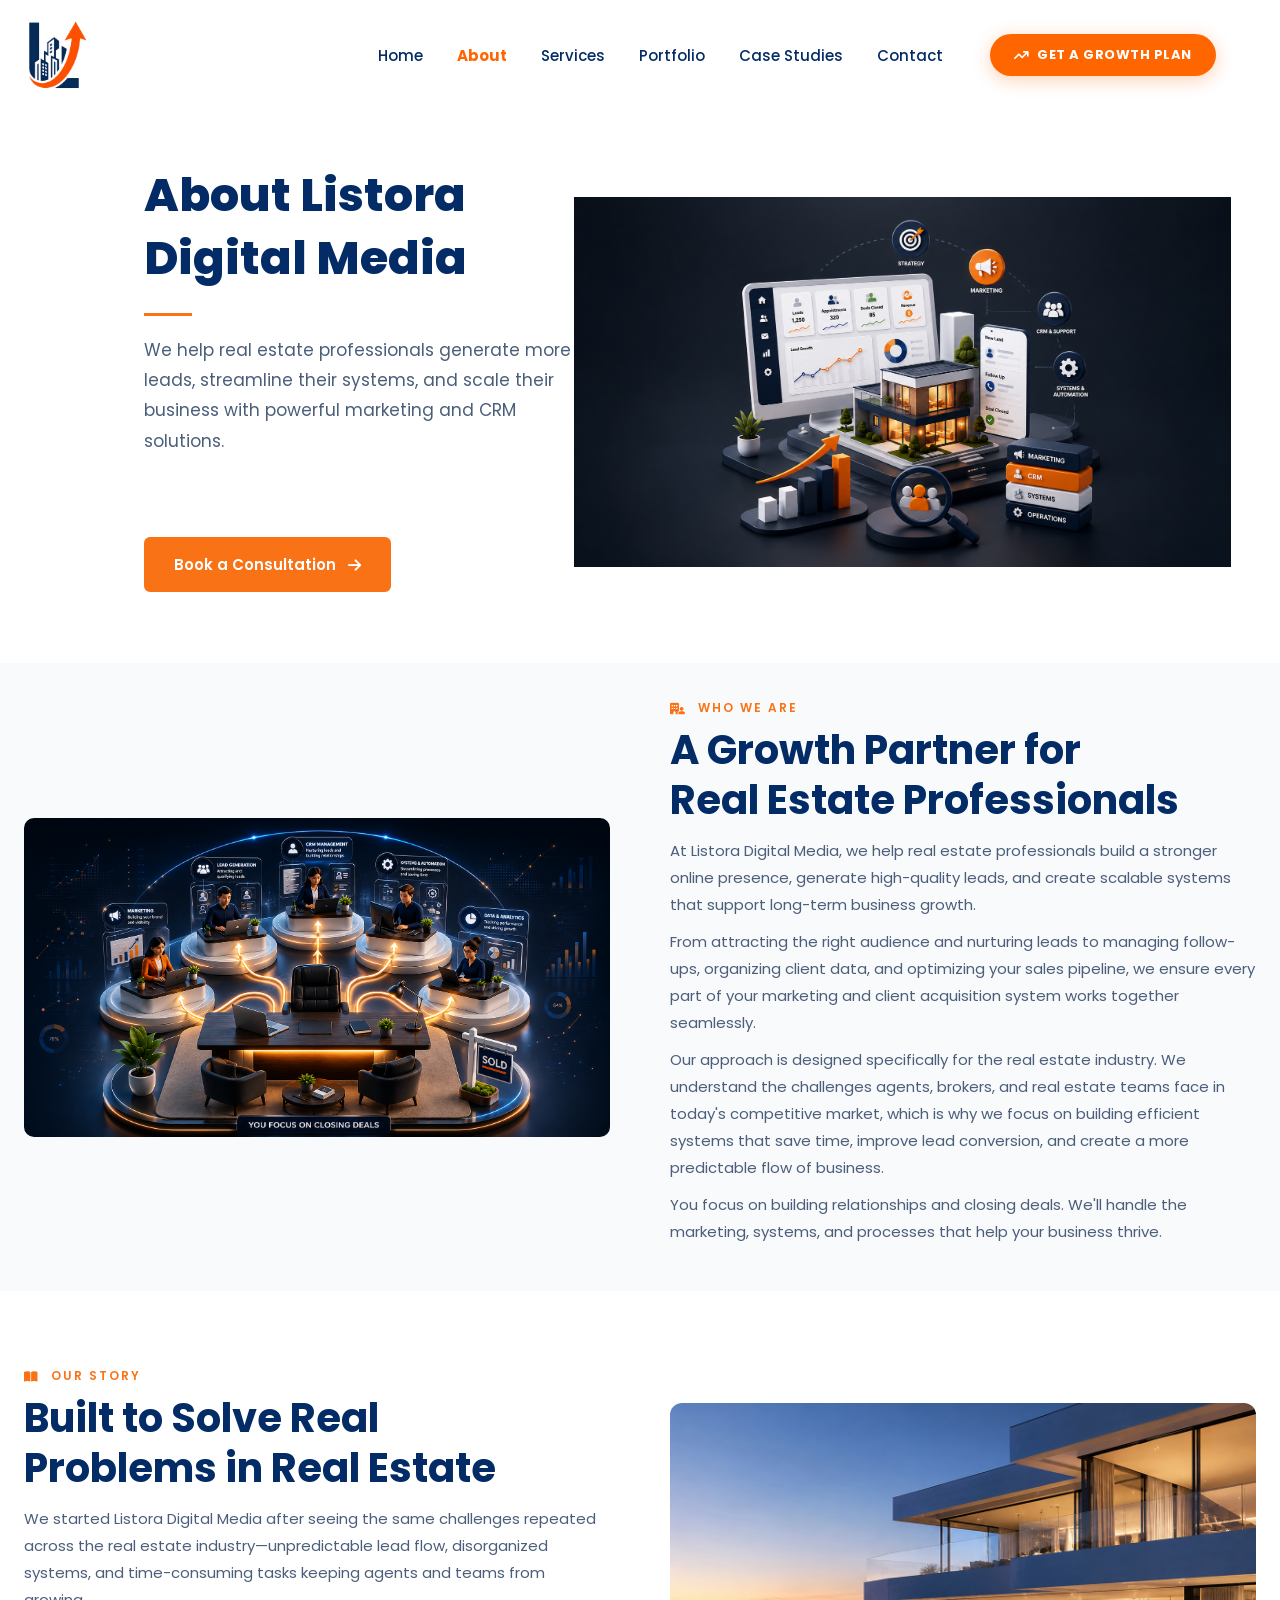
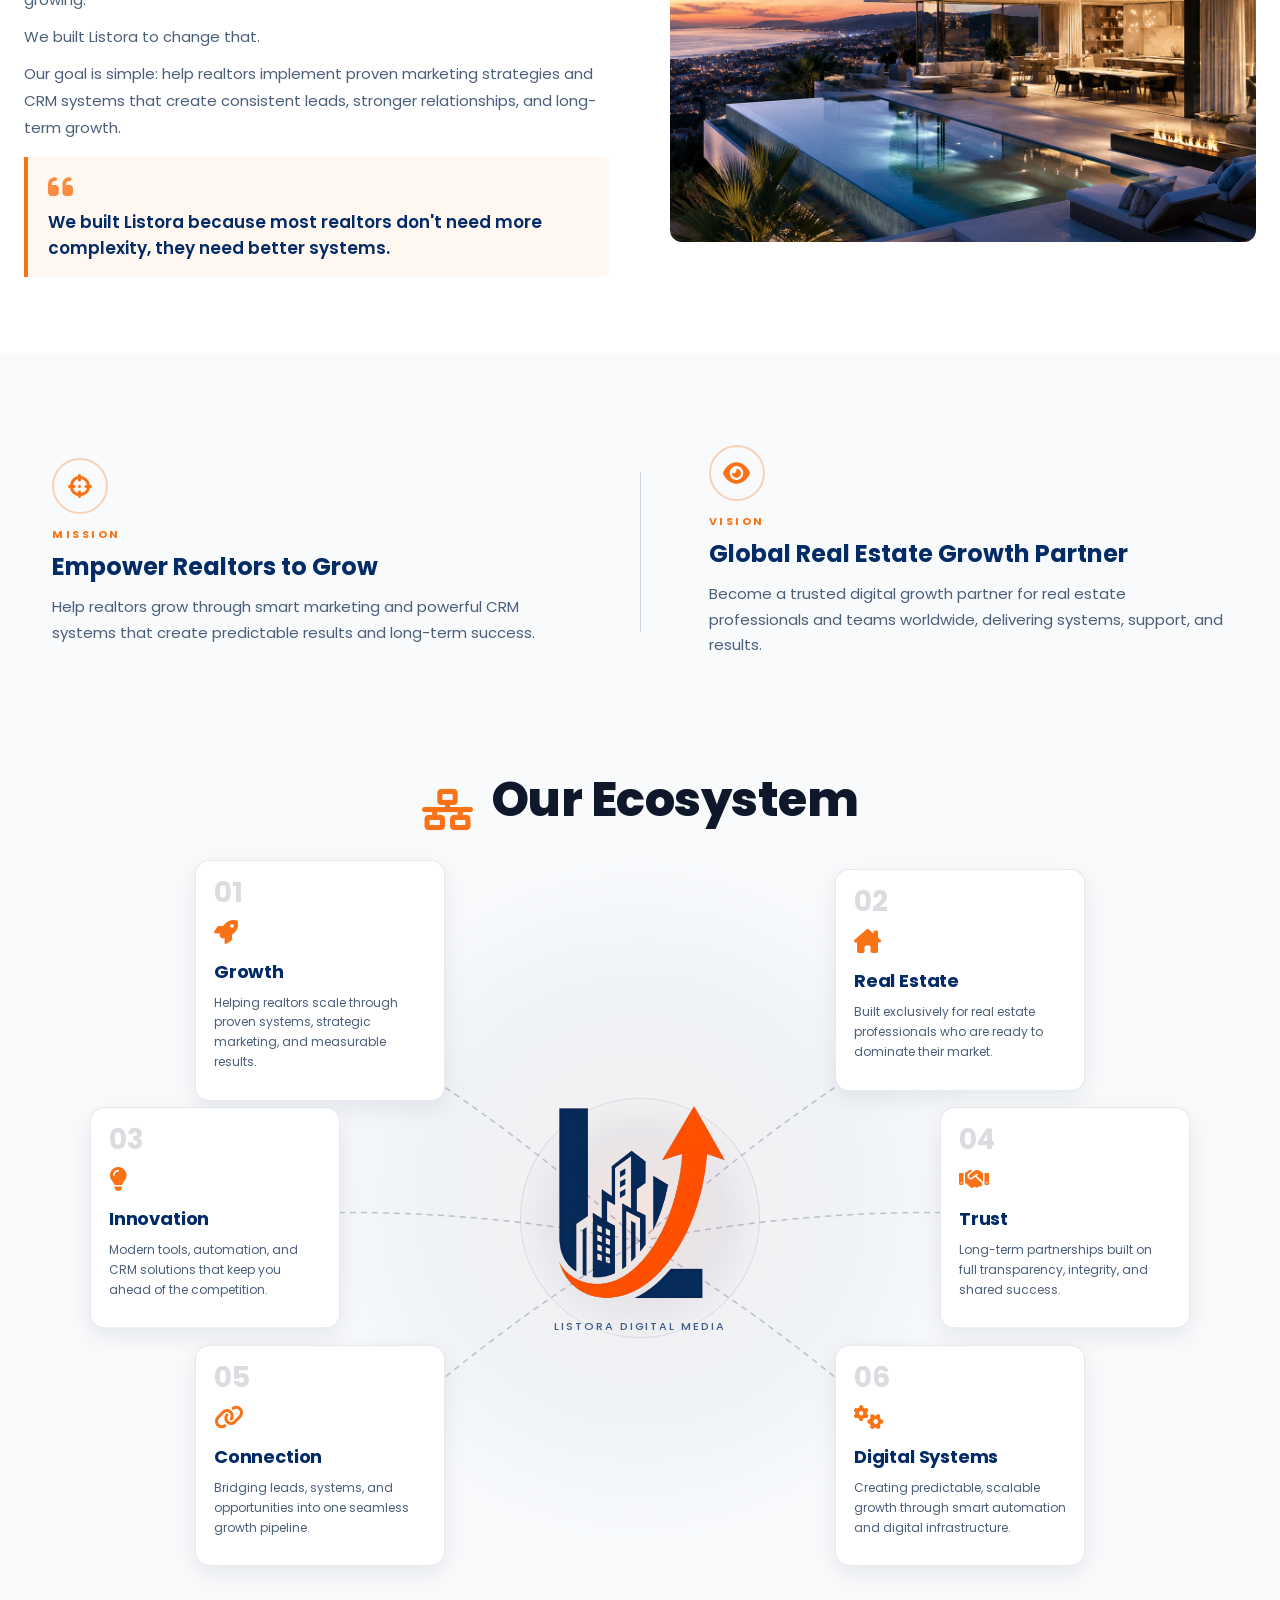
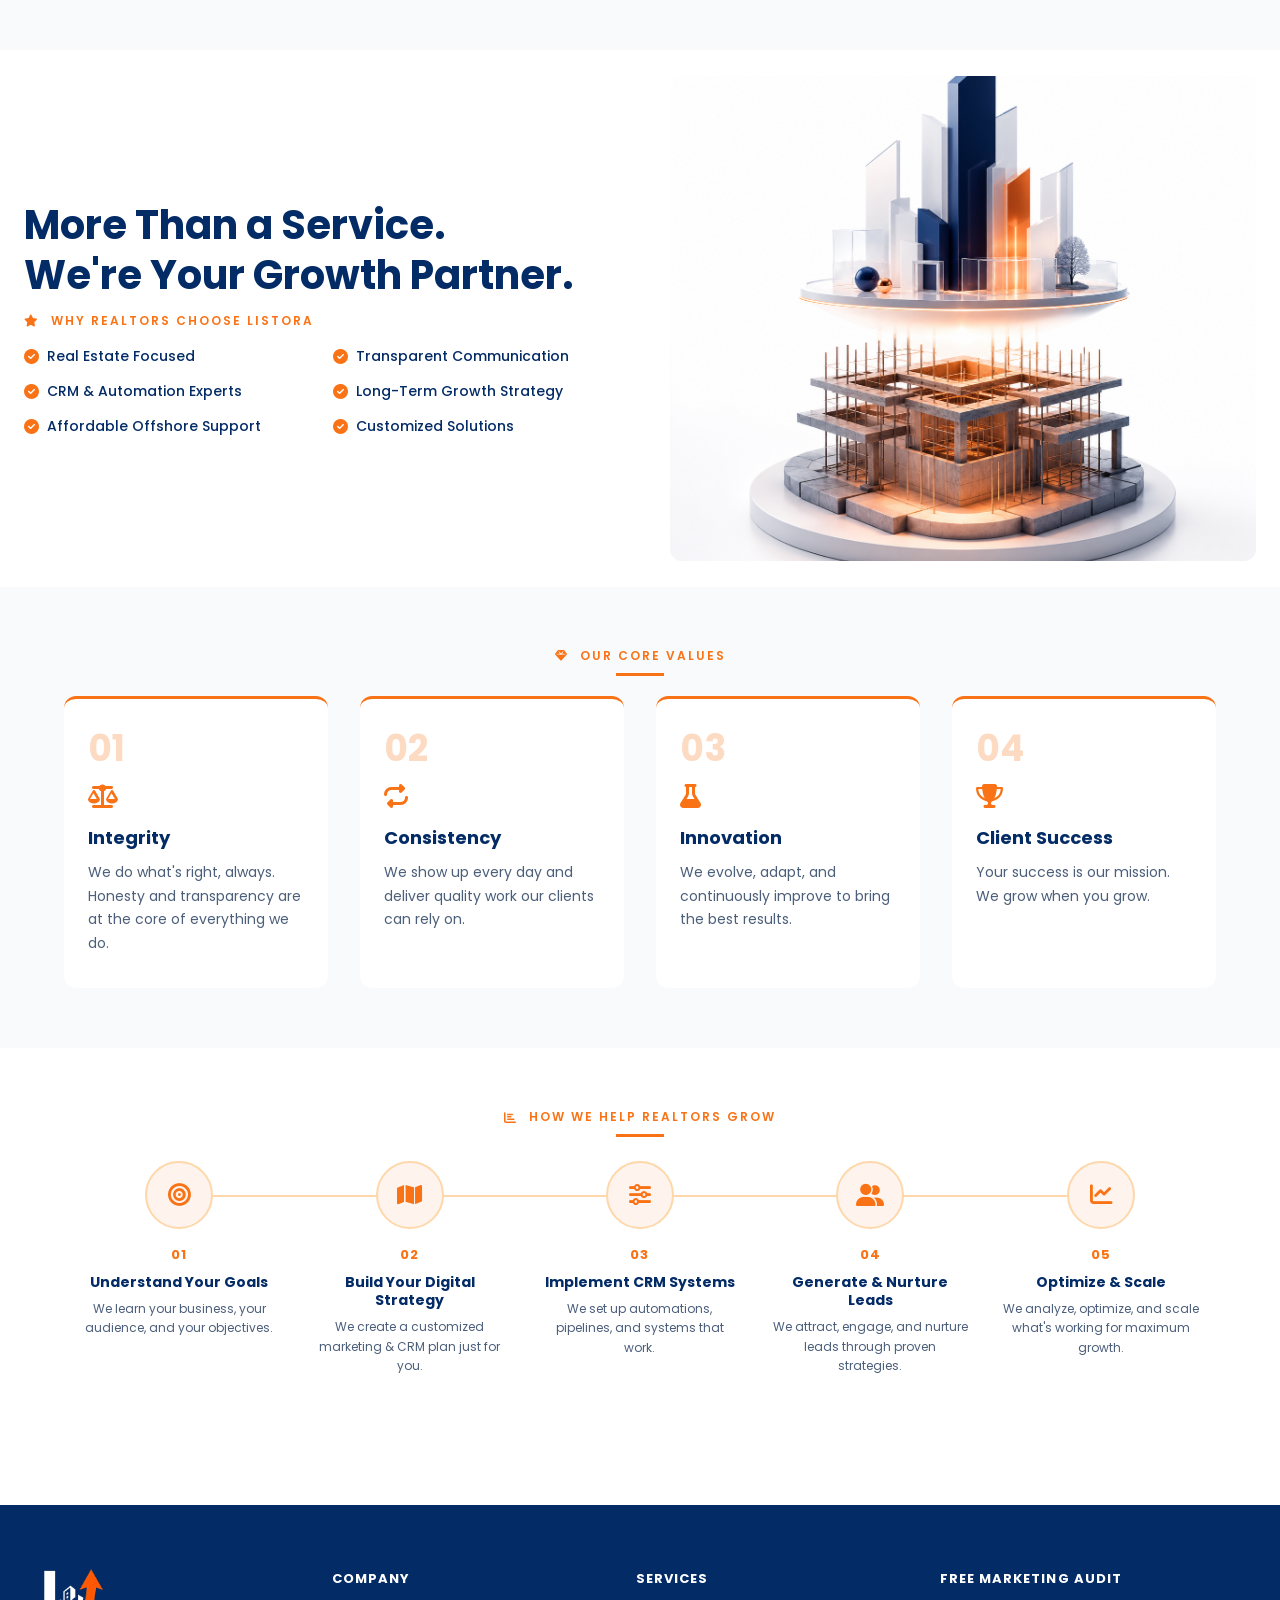
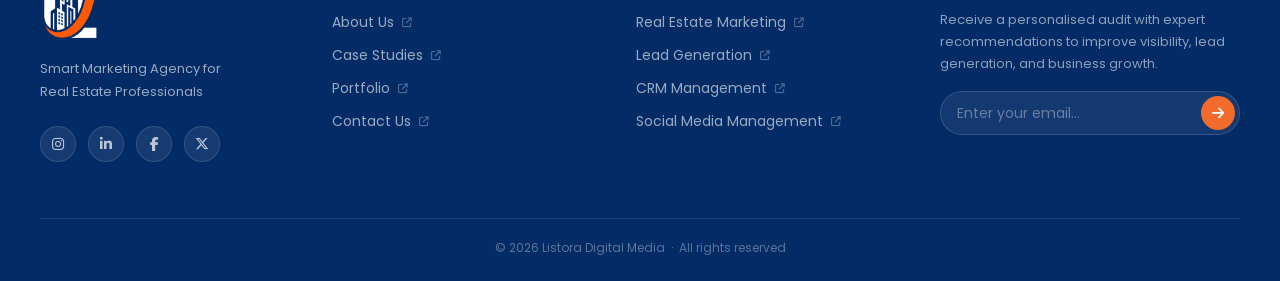
<file: about.html>
<!DOCTYPE html>
<html lang="en">

<head>
    <meta charset="UTF-8">
    <meta name="viewport" content="width=device-width, initial-scale=1.0">
    <meta name="description"
        content="About Listora Digital Media — Smart Marketing Agency for Real Estate Professionals. Learn our story, mission, values, and how we help realtors grow.">
    <title>About | Listora Digital Media</title>

    <link rel="preconnect" href="https://fonts.googleapis.com">
    <link rel="preconnect" href="https://fonts.gstatic.com" crossorigin>
    <link href="https://fonts.googleapis.com/css2?family=Poppins:wght@300;400;500;600;700;800&display=swap"
        rel="stylesheet">

    <link rel="stylesheet" href="https://cdnjs.cloudflare.com/ajax/libs/font-awesome/6.6.0/css/all.min.css">
    <link rel="stylesheet" href="style.css">
    <link rel="stylesheet" href="drawer.css">
    <link rel="stylesheet" href="about.css">

    <!-- ── UNIFIED NAVBAR STYLES (contact.html reference) ── -->
    <style>
        .ct-header {
            position: fixed;
            top: 0;
            left: 0;
            right: 0;
            z-index: 1000;
        }

        .ct-nav {
            display: flex;
            align-items: center;
            gap: 32px;
            padding: 20px 5% 20px 2%;
            background: transparent;
            transition: background .35s ease, box-shadow .35s ease, padding .35s ease;
            max-width: 1440px;
            margin: 0 auto;
        }

        .ct-nav.scrolled {
            background: rgba(255, 255, 255, .97);
            backdrop-filter: blur(18px);
            -webkit-backdrop-filter: blur(18px);
            box-shadow: 0 2px 24px rgba(3, 43, 102, .08);
            padding-top: 12px;
            padding-bottom: 12px;
        }

        .ct-nav__logo img {
            width: 62px;
            height: auto;
            transition: opacity .3s ease;
        }

        .ct-nav__links {
            display: flex;
            align-items: center;
            gap: 4px;
            margin-left: auto;
            list-style: none;
        }

        .ct-nav__links a {
            font-family: 'Poppins', sans-serif;
            font-size: 15px;
            font-weight: 500;
            color: #032B66;
            padding: 8px 15px;
            border-radius: 8px;
            text-decoration: none;
            transition: background .25s ease, color .25s ease;
        }

        .ct-nav__links a:hover {
            background: #e8eef8;
            color: #032B66;
        }

        .ct-nav__links a.active {
            color: #FF6600;
            font-weight: 700;
        }

        .ct-nav.scrolled .ct-nav__links a {
            color: #032B66;
        }

        .ct-nav.scrolled .ct-nav__links a:hover {
            background: #e8eef8;
        }

        .ct-nav.scrolled .ct-nav__links a.active {
            color: #FF6600;
        }

        .ct-nav__cta {
            display: inline-flex;
            align-items: center;
            gap: 8px;
            padding: 11px 24px;
            background: #FF6600;
            color: #fff;
            border-radius: 50px;
            font-family: 'Poppins', sans-serif;
            font-size: 13px;
            font-weight: 700;
            letter-spacing: .04em;
            text-decoration: none;
            white-space: nowrap;
            box-shadow: 0 4px 18px rgba(255, 102, 0, .30);
            transition: background .3s ease, transform .4s cubic-bezier(.22, 1, .36, 1), box-shadow .4s ease;
        }

        .ct-nav__cta:hover {
            background: #e05500;
            transform: translateY(-2px);
            box-shadow: 0 8px 26px rgba(255, 102, 0, .40);
        }

        .ct-nav__burger {
            display: none;
            flex-direction: column;
            gap: 5px;
            padding: 6px 4px;
            border-radius: 6px;
            background: none;
            border: none;
            cursor: pointer;
        }

        .ct-nav__burger span {
            display: block;
            width: 28px;
            height: 3px;
            background: #032B66;
            border-radius: 20px;
            transition: transform .3s ease, opacity .3s ease;
        }

        .ct-nav__burger[aria-expanded="true"] span:nth-child(1) {
            transform: translateY(8px) rotate(45deg);
        }

        .ct-nav__burger[aria-expanded="true"] span:nth-child(2) {
            opacity: 0;
            transform: scaleX(0);
        }

        .ct-nav__burger[aria-expanded="true"] span:nth-child(3) {
            transform: translateY(-8px) rotate(-45deg);
        }

        /* Push hero content below fixed nav */
        .about-hero {
            padding-top: 0;
        }

        .about-hero .navbar {
            display: none !important;
        }

        @media (max-width: 991px) {

            .ct-nav__links,
            .ct-nav__cta {
                display: none;
            }

            .ct-nav__burger {
                display: flex;
                margin-left: auto;
            }
        }

        @media (max-width: 640px) {
            .ct-nav__logo img {
                width: 52px;
            }
        }
    </style>
</head>

<body>

    <!-- ═══════════════════════════════════════════
         OVERLAY
    ═══════════════════════════════════════════ -->
    <div class="nav-overlay" id="navOverlay" aria-hidden="true"></div>

    <!-- ═══════════════════════════════════════════
         MOBILE DRAWER
    ═══════════════════════════════════════════ -->
    <nav class="nav-drawer" id="navDrawer" aria-label="Mobile navigation" aria-hidden="true">

        <div class="drawer-header">
            <a href="index.html" class="drawer-logo">
                <img src="logo.png" alt="Listora">
            </a>
            <button class="drawer-close-btn" id="drawerCloseBtn" aria-label="Close navigation">
                <span class="drawer-close-icon">
                    <span></span>
                    <span></span>
                </span>
            </button>
        </div>

        <ul class="drawer-links" role="list">
            <li class="drawer-link-item" style="--i:0">
                <a href="index.html" class="drawer-link">
                    <span class="drawer-link-num">01</span>
                    <span class="drawer-link-text">Home</span>
                    <i class="fa-solid fa-arrow-right drawer-link-arrow" aria-hidden="true"></i>
                </a>
            </li>
            <li class="drawer-link-item" style="--i:1">
                <a href="about.html" class="drawer-link active">
                    <span class="drawer-link-num">02</span>
                    <span class="drawer-link-text">About</span>
                    <i class="fa-solid fa-arrow-right drawer-link-arrow" aria-hidden="true"></i>
                </a>
            </li>
            <li class="drawer-link-item" style="--i:2">
                <a href="service.html" class="drawer-link">
                    <span class="drawer-link-num">03</span>
                    <span class="drawer-link-text">Services</span>
                    <i class="fa-solid fa-arrow-right drawer-link-arrow" aria-hidden="true"></i>
                </a>
            </li>
            <li class="drawer-link-item" style="--i:3">
                <a href="portfolio.html" class="drawer-link">
                    <span class="drawer-link-num">04</span>
                    <span class="drawer-link-text">Portfolio</span>
                    <i class="fa-solid fa-arrow-right drawer-link-arrow" aria-hidden="true"></i>
                </a>
            </li>
            <li class="drawer-link-item" style="--i:3">
                <a href="casestudies.html" class="drawer-link">
                    <span class="drawer-link-num">05</span>
                    <span class="drawer-link-text">Case Studies</span>
                    <i class="fa-solid fa-arrow-right drawer-link-arrow" aria-hidden="true"></i>
                </a>
            </li>
            <li class="drawer-link-item" style="--i:4">
                <a href="contact.html" class="drawer-link">
                    <span class="drawer-link-num">06</span>
                    <span class="drawer-link-text">Contact</span>
                    <i class="fa-solid fa-arrow-right drawer-link-arrow" aria-hidden="true"></i>
                </a>
            </li>
        </ul>

        <div class="drawer-cta-wrap" style="--i:5">
            <a href="contact.html" class="drawer-cta-btn">
                <i class="fa-solid fa-arrow-trend-up" aria-hidden="true"></i>
                GET A GROWTH PLAN
            </a>
        </div>

        <div class="drawer-footer" style="--i:6">
            <p class="drawer-footer-text">Smart Marketing Agency for Real Estate Professionals</p>
            <div class="drawer-social-links">
                <a href="#" aria-label="Instagram"><i class="fa-brands fa-instagram" aria-hidden="true"></i></a>
                <a href="#" aria-label="LinkedIn"><i class="fa-brands fa-linkedin-in" aria-hidden="true"></i></a>
                <a href="#" aria-label="Facebook"><i class="fa-brands fa-facebook-f" aria-hidden="true"></i></a>
                <a href="#" aria-label="X / Twitter"><i class="fa-brands fa-x-twitter" aria-hidden="true"></i></a>
            </div>
        </div>

        <div class="drawer-accent" aria-hidden="true"></div>
    </nav>

    <!-- ═══════════════════════════════════════════
         ABOUT HERO (header wrapper — white bg, no bg image)
    ═══════════════════════════════════════════ -->

    <!-- UNIFIED NAVBAR -->
    <header class="ct-header">
        <nav class="ct-nav" id="ctNav" aria-label="Primary navigation">
            <a href="index.html" class="ct-nav__logo">
                <img src="logo.png" alt="Listora home">
            </a>
            <ul class="ct-nav__links" role="list">
                <li><a href="index.html">Home</a></li>
                <li><a href="about.html" class="active" aria-current="page">About</a></li>
                <li><a href="service.html">Services</a></li>
                <li><a href="portfolio.html">Portfolio</a></li>
                <li><a href="casestudies.html">Case Studies</a></li>
                <li><a href="contact.html">Contact</a></li>
            </ul>
            <a href="contact.html" class="ct-nav__cta">
                <i class="fa-solid fa-arrow-trend-up" aria-hidden="true"></i>
                GET A GROWTH PLAN
            </a>
            <button class="ct-nav__burger" id="menuBtn" aria-label="Open navigation" aria-expanded="false"
                aria-controls="navDrawer">
                <span></span><span></span><span></span>
            </button>
        </nav>
    </header>

    <header class="about-hero">

        <!-- NAVBAR (hidden — replaced by unified navbar above) -->
        <nav class="navbar" aria-label="Primary navigation" aria-hidden="true" style="display:none!important">
        </nav>

        <!-- HERO CONTENT -->
        <section class="hero-section" id="hero">
            <div class="container hero-inner">

                <!-- Left: Text Content -->
                <div class="hero-content">

                    <h1 class="hero-heading">
                        About Listora<br>Digital Media
                    </h1>

                    <div class="orange-line"></div>

                    <p class="hero-subtext">
                        We help real estate professionals generate more leads,
                        streamline their systems, and scale their business with
                        powerful marketing and CRM solutions.
                    </p>

                    <a href="contact.html" class="btn btn-primary">
                        Book a Consultation <i class="fa-solid fa-arrow-right" aria-hidden="true"></i>
                    </a>
                </div>

                <!-- Right: Hero Image -->
                <div class="hero-image-wrap">
                    <img src="s5.png" alt="Luxury real estate property" class="hero-img ab-img-reveal" />
                </div>

            </div>
        </section>

    </header>

    <!-- ═══════════════════════════════════════════
         MAIN CONTENT
    ═══════════════════════════════════════════ -->
    <main>

        <!-- ============================================================
             WHO WE ARE SECTION
        ============================================================ -->
        <section class="about-section" id="about">
            <div class="container about-inner">

                <!-- Left: Image -->
                <div class="about-images">
                    <img src="s6.png" alt="Listora office interior" class="about-img-top ab-img-reveal" />
                </div>

                <!-- Right: Text Content -->
                <div class="about-content">
                    <p class="section-label ab-badge">
                        <i class="fa-solid fa-building-user" aria-hidden="true"></i> WHO WE ARE
                    </p>
                    <h2 class="section-heading ab-heading">
                        A Growth Partner for<br>Real Estate Professionals
                    </h2>
                    <p class="section-text ab-para">
                        At Listora Digital Media, we help real estate professionals build a stronger online presence,
                        generate high-quality leads, and create scalable systems that support long-term business growth.
                    </p>
                    <p class="section-text ab-para">
                        From attracting the right audience and nurturing leads to managing follow-ups, organizing client
                        data, and optimizing your sales pipeline, we ensure every part of your marketing and client
                        acquisition system works together seamlessly.
                    </p>
                    <p class="section-text ab-para">
                        Our approach is designed specifically for the real estate industry. We understand the challenges
                        agents, brokers, and real estate teams face in today's competitive market, which is why we focus
                        on building efficient systems that save time, improve lead conversion, and create a more
                        predictable flow of business.
                    </p>
                    <p class="section-text ab-para">
                        You focus on building relationships and closing deals. We'll handle the marketing, systems, and
                        processes that help your business thrive.
                    </p>
                </div>

            </div>
        </section>

        <!-- ============================================================
             OUR STORY SECTION
        ============================================================ -->
        <section class="story-section" id="story">
            <div class="container story-inner">

                <!-- Left: Text Content -->
                <div class="story-content">
                    <p class="section-label ab-badge">
                        <i class="fa-solid fa-book-open" aria-hidden="true"></i> OUR STORY
                    </p>
                    <h2 class="section-heading ab-heading">
                        Built to Solve Real<br>Problems in Real Estate
                    </h2>
                    <p class="section-text ab-para">
                        We started Listora Digital Media after seeing the same challenges
                        repeated across the real estate industry—unpredictable lead flow,
                        disorganized systems, and time-consuming tasks keeping agents and
                        teams from growing.
                    </p>
                    <p class="section-text ab-para">We built Listora to change that.</p>
                    <p class="section-text ab-para">
                        Our goal is simple: help realtors implement proven marketing
                        strategies and CRM systems that create consistent leads, stronger
                        relationships, and long-term growth.
                    </p>

                    <!-- Pull Quote -->
                    <blockquote class="story-quote ab-card">
                        <i class="fa-solid fa-quote-left quote-fa-icon" aria-hidden="true"></i>
                        <p class="ab-para">
                            We built Listora because most realtors
                            don't need more complexity, they need
                            better systems.
                        </p>
                    </blockquote>
                </div>

                <!-- Right: Story Image -->
                <div class="story-image-wrap">
                    <img src="s7.png" alt="Modern city skyline from a luxury terrace" class="story-img ab-img-reveal" />
                </div>

            </div>
        </section>

        <!-- ============================================================
             MISSION & VISION SECTION
        ============================================================ -->
        <section class="mission-section" id="mission">
            <div class="container mission-inner">

                <!-- Mission Block -->
                <div class="mission-block ab-card">
                    <div class="mission-icon">
                        <i class="fa-solid fa-crosshairs" aria-hidden="true"></i>
                    </div>
                    <p class="mission-label ab-badge">MISSION</p>
                    <h3 class="mission-heading ab-heading">Empower Realtors to Grow</h3>
                    <p class="mission-text ab-para">
                        Help realtors grow through smart marketing and powerful CRM systems
                        that create predictable results and long-term success.
                    </p>
                </div>

                <!-- Divider line -->
                <div class="mission-divider" aria-hidden="true"></div>

                <!-- Vision Block -->
                <div class="mission-block ab-card">
                    <div class="mission-icon">
                        <i class="fa-solid fa-eye" aria-hidden="true"></i>
                    </div>
                    <p class="mission-label ab-badge">VISION</p>
                    <h3 class="mission-heading ab-heading">Global Real Estate Growth Partner</h3>
                    <p class="mission-text ab-para">
                        Become a trusted digital growth partner for real estate professionals
                        and teams worldwide, delivering systems, support, and results.
                    </p>
                </div>

            </div>
        </section>

        <!-- ============================================================
             ECOSYSTEM SECTION
        ============================================================ -->
        <section class="logo-section">

            <!-- Section header -->
            <div class="section-header">
                <h2 class="section-title ab-heading">
                    <i class="fa-solid fa-network-wired" aria-hidden="true"></i> Our Ecosystem
                </h2>
            </div>

            <!-- SVG canvas for dashed connection lines -->
            <svg class="logo-lines" id="ecosystemLines" aria-hidden="true"></svg>

            <!-- Ecosystem grid wrapper -->
            <div class="logo-grid" id="ecosystemGrid">

                <!-- Logo Center -->
                <div class="logo-center" id="logoCenter">
                    <div class="logo-glow" aria-hidden="true"></div>
                    <img src="logo.png" alt="Listora Digital Media Logo" class="logo-img" />
                    <p class="logo-tagline">Listora Digital Media</p>
                </div>

                <!-- Card 1 — Growth (Top Left) -->
                <div class="logo-card ab-card" data-position="top-left" id="card-1">
                    <div class="card-number">01</div>
                    <div class="card-fa-icon"><i class="fa-solid fa-rocket" aria-hidden="true"></i></div>
                    <h3 class="card-title">Growth</h3>
                    <p class="card-text">Helping realtors scale through proven systems, strategic marketing, and
                        measurable results.</p>
                    <div class="card-accent" aria-hidden="true"></div>
                </div>

                <!-- Card 2 — Real Estate (Top Right) -->
                <div class="logo-card ab-card" data-position="top-right" id="card-2">
                    <div class="card-number">02</div>
                    <div class="card-fa-icon"><i class="fa-solid fa-house-chimney" aria-hidden="true"></i></div>
                    <h3 class="card-title">Real Estate</h3>
                    <p class="card-text">Built exclusively for real estate professionals who are ready to dominate their
                        market.</p>
                    <div class="card-accent" aria-hidden="true"></div>
                </div>

                <!-- Card 3 — Innovation (Middle Left) -->
                <div class="logo-card ab-card" data-position="mid-left" id="card-3">
                    <div class="card-number">03</div>
                    <div class="card-fa-icon"><i class="fa-solid fa-lightbulb" aria-hidden="true"></i></div>
                    <h3 class="card-title">Innovation</h3>
                    <p class="card-text">Modern tools, automation, and CRM solutions that keep you ahead of the
                        competition.</p>
                    <div class="card-accent" aria-hidden="true"></div>
                </div>

                <!-- Card 4 — Trust (Middle Right) -->
                <div class="logo-card ab-card" data-position="mid-right" id="card-4">
                    <div class="card-number">04</div>
                    <div class="card-fa-icon"><i class="fa-solid fa-handshake" aria-hidden="true"></i></div>
                    <h3 class="card-title">Trust</h3>
                    <p class="card-text">Long-term partnerships built on full transparency, integrity, and shared
                        success.</p>
                    <div class="card-accent" aria-hidden="true"></div>
                </div>

                <!-- Card 5 — Connection (Bottom Left) -->
                <div class="logo-card ab-card" data-position="bottom-left" id="card-5">
                    <div class="card-number">05</div>
                    <div class="card-fa-icon"><i class="fa-solid fa-link" aria-hidden="true"></i></div>
                    <h3 class="card-title">Connection</h3>
                    <p class="card-text">Bridging leads, systems, and opportunities into one seamless growth pipeline.
                    </p>
                    <div class="card-accent" aria-hidden="true"></div>
                </div>

                <!-- Card 6 — Digital Systems (Bottom Right) -->
                <div class="logo-card ab-card" data-position="bottom-right" id="card-6">
                    <div class="card-number">06</div>
                    <div class="card-fa-icon"><i class="fa-solid fa-gears" aria-hidden="true"></i></div>
                    <h3 class="card-title">Digital Systems</h3>
                    <p class="card-text">Creating predictable, scalable growth through smart automation and digital
                        infrastructure.</p>
                    <div class="card-accent" aria-hidden="true"></div>
                </div>

            </div><!-- /logo-grid -->

        </section>

        <!-- ============================================================
             WHY REALTORS CHOOSE LISTORA
        ============================================================ -->
        <section class="why-section" id="why-us">
            <div class="container why-inner">

                <!-- Left: Text Content -->
                <div class="why-content">
                    <h2 class="section-heading ab-heading">
                        More Than a Service.<br>We're Your Growth Partner.
                    </h2>

                    <p class="section-label ab-badge" data-ab-delay="300" style="transition-delay:0.18s">
                        <i class="fa-solid fa-star" aria-hidden="true"></i> WHY REALTORS CHOOSE LISTORA
                    </p>

                    <!-- Two-column checklist -->
                    <div class="why-checklist ab-para" data-ab-delay="550">
                        <ul class="checklist-col">
                            <li><i class="fa-solid fa-circle-check check-icon" aria-hidden="true"></i> Real Estate
                                Focused</li>
                            <li><i class="fa-solid fa-circle-check check-icon" aria-hidden="true"></i> CRM &amp;
                                Automation Experts</li>
                            <li><i class="fa-solid fa-circle-check check-icon" aria-hidden="true"></i> Affordable
                                Offshore Support</li>
                        </ul>
                        <ul class="checklist-col">
                            <li><i class="fa-solid fa-circle-check check-icon" aria-hidden="true"></i> Transparent
                                Communication</li>
                            <li><i class="fa-solid fa-circle-check check-icon" aria-hidden="true"></i> Long-Term Growth
                                Strategy</li>
                            <li><i class="fa-solid fa-circle-check check-icon" aria-hidden="true"></i> Customized
                                Solutions</li>
                        </ul>
                    </div>
                </div>

                <!-- Right: Team Photo -->
                <div class="why-image-wrap">
                    <img src="s8.png" alt="Listora team in a meeting" class="why-img ab-img-reveal" />
                </div>

            </div>
        </section>

        <!-- ============================================================
             CORE VALUES SECTION
        ============================================================ -->
        <section class="values-section" id="values">
            <div class="container2">

                <p class="section-label centered ab-badge">
                    <i class="fa-solid fa-gem" aria-hidden="true"></i> OUR CORE VALUES
                </p>
                <div class="orange-line centered" aria-hidden="true"></div>

                <div class="values-grid">

                    <!-- Value 1 -->
                    <div class="value-block ab-card">
                        <span class="value-number" aria-hidden="true">01</span>
                        <div class="value-fa-icon"><i class="fa-solid fa-scale-balanced" aria-hidden="true"></i></div>
                        <h4 class="value-title ab-heading">Integrity</h4>
                        <p class="value-text ab-para">
                            We do what's right, always. Honesty and transparency are at the
                            core of everything we do.
                        </p>
                    </div>

                    <!-- Value 2 -->
                    <div class="value-block ab-card">
                        <span class="value-number" aria-hidden="true">02</span>
                        <div class="value-fa-icon"><i class="fa-solid fa-repeat" aria-hidden="true"></i></div>
                        <h4 class="value-title ab-heading">Consistency</h4>
                        <p class="value-text ab-para">
                            We show up every day and deliver quality work our clients can
                            rely on.
                        </p>
                    </div>

                    <!-- Value 3 -->
                    <div class="value-block ab-card">
                        <span class="value-number" aria-hidden="true">03</span>
                        <div class="value-fa-icon"><i class="fa-solid fa-flask" aria-hidden="true"></i></div>
                        <h4 class="value-title ab-heading">Innovation</h4>
                        <p class="value-text ab-para">
                            We evolve, adapt, and continuously improve to bring the best
                            results.
                        </p>
                    </div>

                    <!-- Value 4 -->
                    <div class="value-block ab-card">
                        <span class="value-number" aria-hidden="true">04</span>
                        <div class="value-fa-icon"><i class="fa-solid fa-trophy" aria-hidden="true"></i></div>
                        <h4 class="value-title ab-heading">Client Success</h4>
                        <p class="value-text ab-para">
                            Your success is our mission. We grow when you grow.
                        </p>
                    </div>

                </div><!-- /.values-grid -->

            </div>
        </section>

        <!-- ============================================================
             HOW WE HELP REALTORS GROW (Process Timeline)
        ============================================================ -->
        <section class="process-section" id="process">
            <div class="container2">

                <p class="section-label centered ab-badge">
                    <i class="fa-solid fa-chart-bar" aria-hidden="true"></i> HOW WE HELP REALTORS GROW
                </p>
                <div class="orange-line centered" aria-hidden="true"></div>

                <div class="process-timeline">

                    <!-- Step 1 -->
                    <div class="process-step ab-card">
                        <div class="process-icon">
                            <i class="fa-solid fa-bullseye" aria-hidden="true"></i>
                        </div>
                        <div class="process-connector" aria-hidden="true"></div>
                        <span class="process-number" aria-hidden="true">01</span>
                        <h5 class="process-title ab-heading">Understand Your Goals</h5>
                        <p class="process-text ab-para">
                            We learn your business, your audience, and your objectives.
                        </p>
                    </div>

                    <!-- Step 2 -->
                    <div class="process-step ab-card">
                        <div class="process-icon">
                            <i class="fa-solid fa-map" aria-hidden="true"></i>
                        </div>
                        <div class="process-connector" aria-hidden="true"></div>
                        <span class="process-number" aria-hidden="true">02</span>
                        <h5 class="process-title ab-heading">Build Your Digital Strategy</h5>
                        <p class="process-text ab-para">
                            We create a customized marketing &amp; CRM plan just for you.
                        </p>
                    </div>

                    <!-- Step 3 -->
                    <div class="process-step ab-card">
                        <div class="process-icon">
                            <i class="fa-solid fa-sliders" aria-hidden="true"></i>
                        </div>
                        <div class="process-connector" aria-hidden="true"></div>
                        <span class="process-number" aria-hidden="true">03</span>
                        <h5 class="process-title ab-heading">Implement CRM Systems</h5>
                        <p class="process-text ab-para">
                            We set up automations, pipelines, and systems that work.
                        </p>
                    </div>

                    <!-- Step 4 -->
                    <div class="process-step ab-card">
                        <div class="process-icon">
                            <i class="fa-solid fa-user-group" aria-hidden="true"></i>
                        </div>
                        <div class="process-connector" aria-hidden="true"></div>
                        <span class="process-number" aria-hidden="true">04</span>
                        <h5 class="process-title ab-heading">Generate &amp; Nurture Leads</h5>
                        <p class="process-text ab-para">
                            We attract, engage, and nurture leads through proven strategies.
                        </p>
                    </div>

                    <!-- Step 5 -->
                    <div class="process-step ab-card">
                        <div class="process-icon">
                            <i class="fa-solid fa-chart-line" aria-hidden="true"></i>
                        </div>
                        <span class="process-number" aria-hidden="true">05</span>
                        <h5 class="process-title ab-heading">Optimize &amp; Scale</h5>
                        <p class="process-text ab-para">
                            We analyze, optimize, and scale what's working for maximum growth.
                        </p>
                    </div>

                </div><!-- /.process-timeline -->

            </div>
        </section>

    </main>

    <!-- ═══════════════════════════════════════════
         FOOTER — exact copy from index.html
    ═══════════════════════════════════════════ -->
    <footer class="footer" aria-label="Site footer">
        <div class="footer-inner">
            <div class="footer-col footer-col--brand">
                <a href="#" class="brand-logo" aria-label="Listora home">
                    <img src="logo 2.png" alt="Listora">
                </a>
                <p class="footer-tagline">Smart Marketing Agency for Real Estate Professionals</p>
                <div class="footer-socials">
                    <a href="#" aria-label="Instagram"><i class="fa-brands fa-instagram" aria-hidden="true"></i></a>
                    <a href="#" aria-label="LinkedIn"><i class="fa-brands fa-linkedin-in" aria-hidden="true"></i></a>
                    <a href="#" aria-label="Facebook"><i class="fa-brands fa-facebook-f" aria-hidden="true"></i></a>
                    <a href="#" aria-label="X / Twitter"><i class="fa-brands fa-x-twitter" aria-hidden="true"></i></a>
                </div>
            </div>
            <div class="footer-col">
                <h4>Company</h4>
                <ul>
                    <li><a href="about.html">About Us <i class="fa-solid fa-arrow-up-right-from-square footer-arrow"
                                aria-hidden="true"></i></a></li>
                    <li><a href="casestudies.html">Case Studies <i
                                class="fa-solid fa-arrow-up-right-from-square footer-arrow" aria-hidden="true"></i></a>
                    </li>
                    <li><a href="portfolio.html">Portfolio <i
                                class="fa-solid fa-arrow-up-right-from-square footer-arrow" aria-hidden="true"></i></a>
                    </li>
                    <li><a href="contact.html">Contact Us <i class="fa-solid fa-arrow-up-right-from-square footer-arrow"
                                aria-hidden="true"></i></a></li>
                </ul>
            </div>
            <div class="footer-col">
                <h4>Services</h4>
                <ul>
                    <li><a href="#">Real Estate Marketing <i class="fa-solid fa-arrow-up-right-from-square footer-arrow"
                                aria-hidden="true"></i></a></li>
                    <li><a href="#">Lead Generation <i class="fa-solid fa-arrow-up-right-from-square footer-arrow"
                                aria-hidden="true"></i></a></li>
                    <li><a href="#">CRM Management <i class="fa-solid fa-arrow-up-right-from-square footer-arrow"
                                aria-hidden="true"></i></a></li>
                    <li><a href="#">Social Media Management <i
                                class="fa-solid fa-arrow-up-right-from-square footer-arrow" aria-hidden="true"></i></a>
                    </li>
                </ul>
            </div>
            <div class="footer-col footer-col--newsletter">
                <h4>Free Marketing Audit</h4>
                <p class="newsletter-desc">Receive a personalised audit with expert recommendations to improve
                    visibility, lead generation, and business growth.</p>
                <div class="newsletter" role="group" aria-label="Email newsletter signup">
                    <label for="email" class="sr-only">Your email address</label>
                    <input type="email" id="email" placeholder="Enter your email..." autocomplete="email">
                    <button id="sub-btn" aria-label="Subscribe">
                        <i class="fa-solid fa-arrow-right" aria-hidden="true"></i>
                    </button>
                </div>
                <p class="newsletter-msg" id="msg" role="status" aria-live="polite"></p>
            </div>
        </div>
        <div class="footer-bottom">
            <p>&copy; 2026 Listora Digital Media &nbsp;&middot;&nbsp; All rights reserved</p>
        </div>
    </footer>

    <script src="script.js"></script>
    <script src="about.js"></script>

    <!-- Unified navbar scroll + drawer handler -->
    <script>
        (function () {
            var nav = document.getElementById('ctNav');
            var burger = document.querySelector('.ct-nav__burger');
            var drawer = document.getElementById('navDrawer');
            var overlay = document.getElementById('navOverlay');
            var closeBtn = document.getElementById('drawerCloseBtn');

            /* Scroll state */
            if (nav) {
                function onScroll() {
                    nav.classList.toggle('scrolled', window.scrollY > 50);
                }
                window.addEventListener('scroll', onScroll, { passive: true });
                onScroll();
            }

            /* Drawer open / close */
            function openDrawer() {
                if (!drawer) return;
                drawer.classList.add('is-open');
                if (overlay) overlay.classList.add('is-open');
                drawer.setAttribute('aria-hidden', 'false');
                if (burger) burger.setAttribute('aria-expanded', 'true');
                document.body.classList.add('drawer-open');
            }

            function closeDrawer() {
                if (!drawer) return;
                drawer.classList.remove('is-open');
                if (overlay) overlay.classList.remove('is-open');
                drawer.setAttribute('aria-hidden', 'true');
                if (burger) burger.setAttribute('aria-expanded', 'false');
                document.body.classList.remove('drawer-open');
            }

            if (burger) burger.addEventListener('click', openDrawer);
            if (closeBtn) closeBtn.addEventListener('click', closeDrawer);
            if (overlay) overlay.addEventListener('click', closeDrawer);
            document.addEventListener('keydown', function (e) {
                if (e.key === 'Escape') closeDrawer();
            });
        }());
    </script>

</body>

</html>
</file>
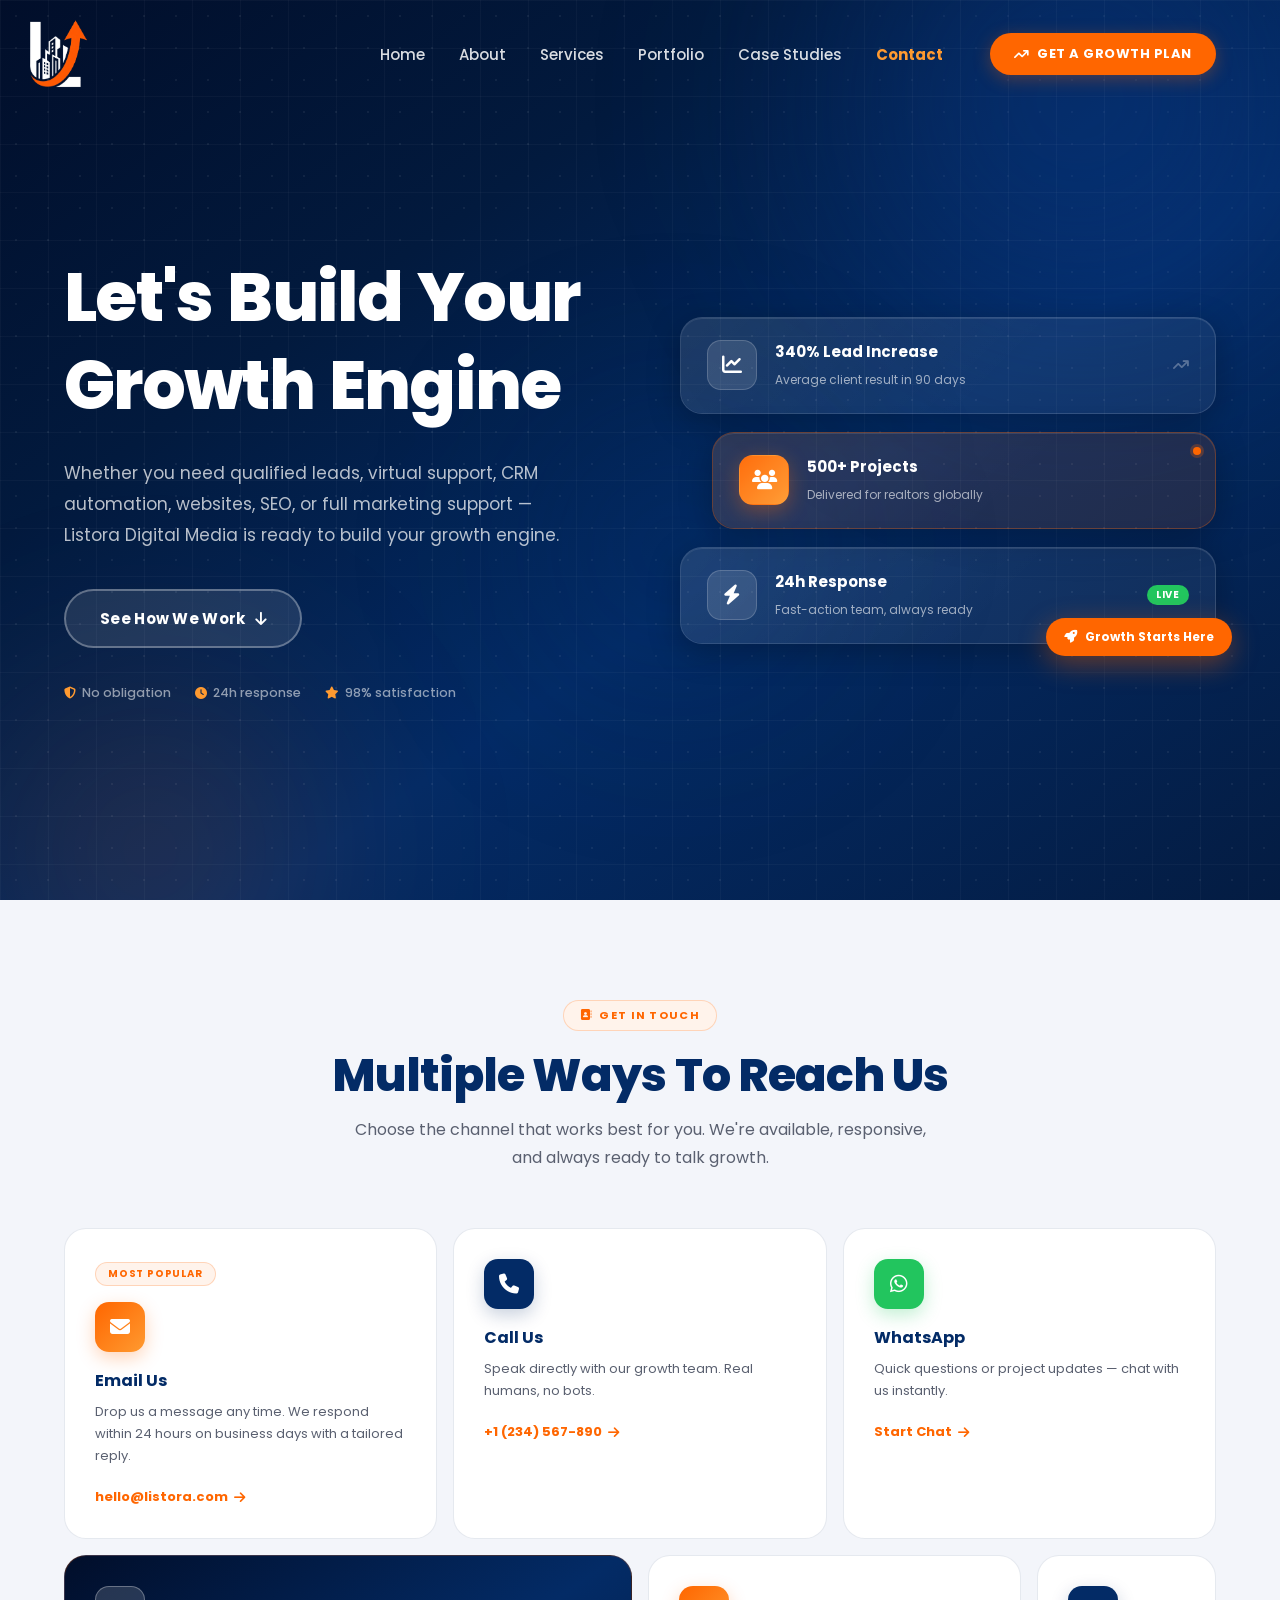
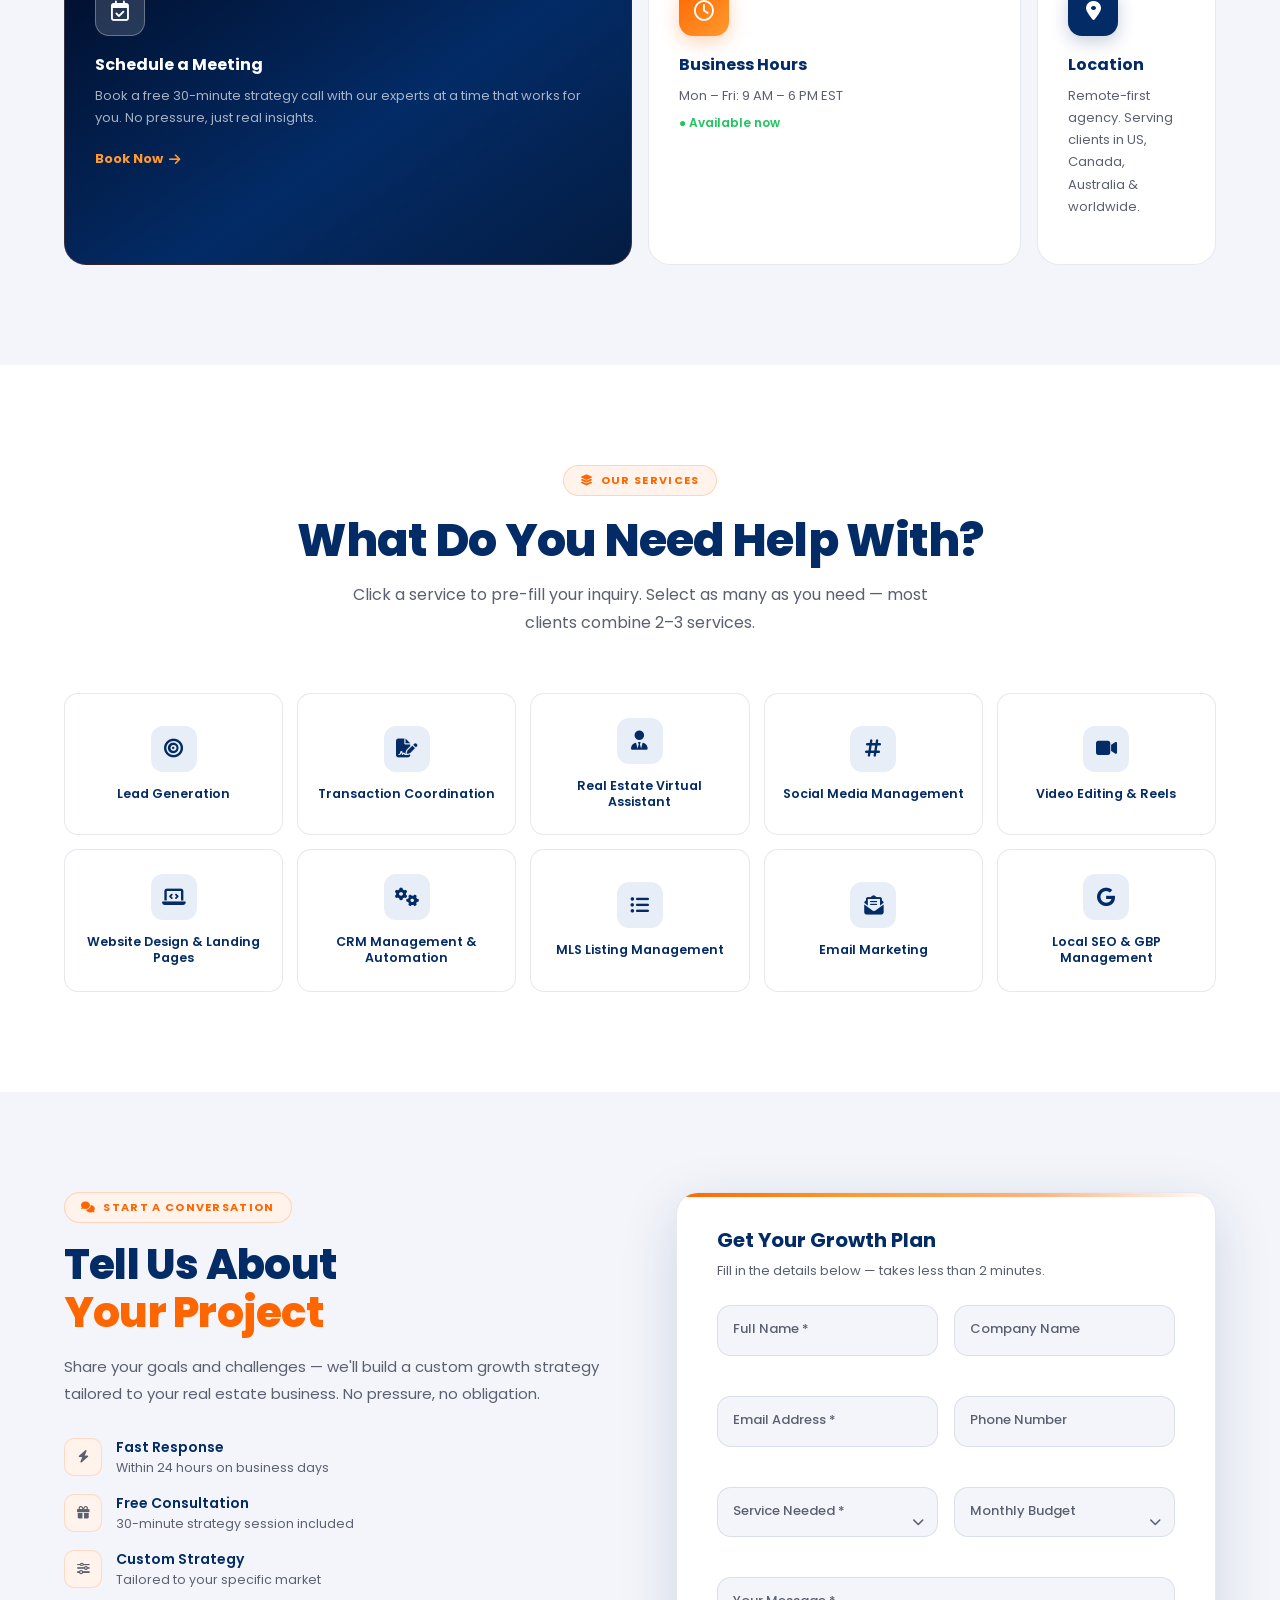
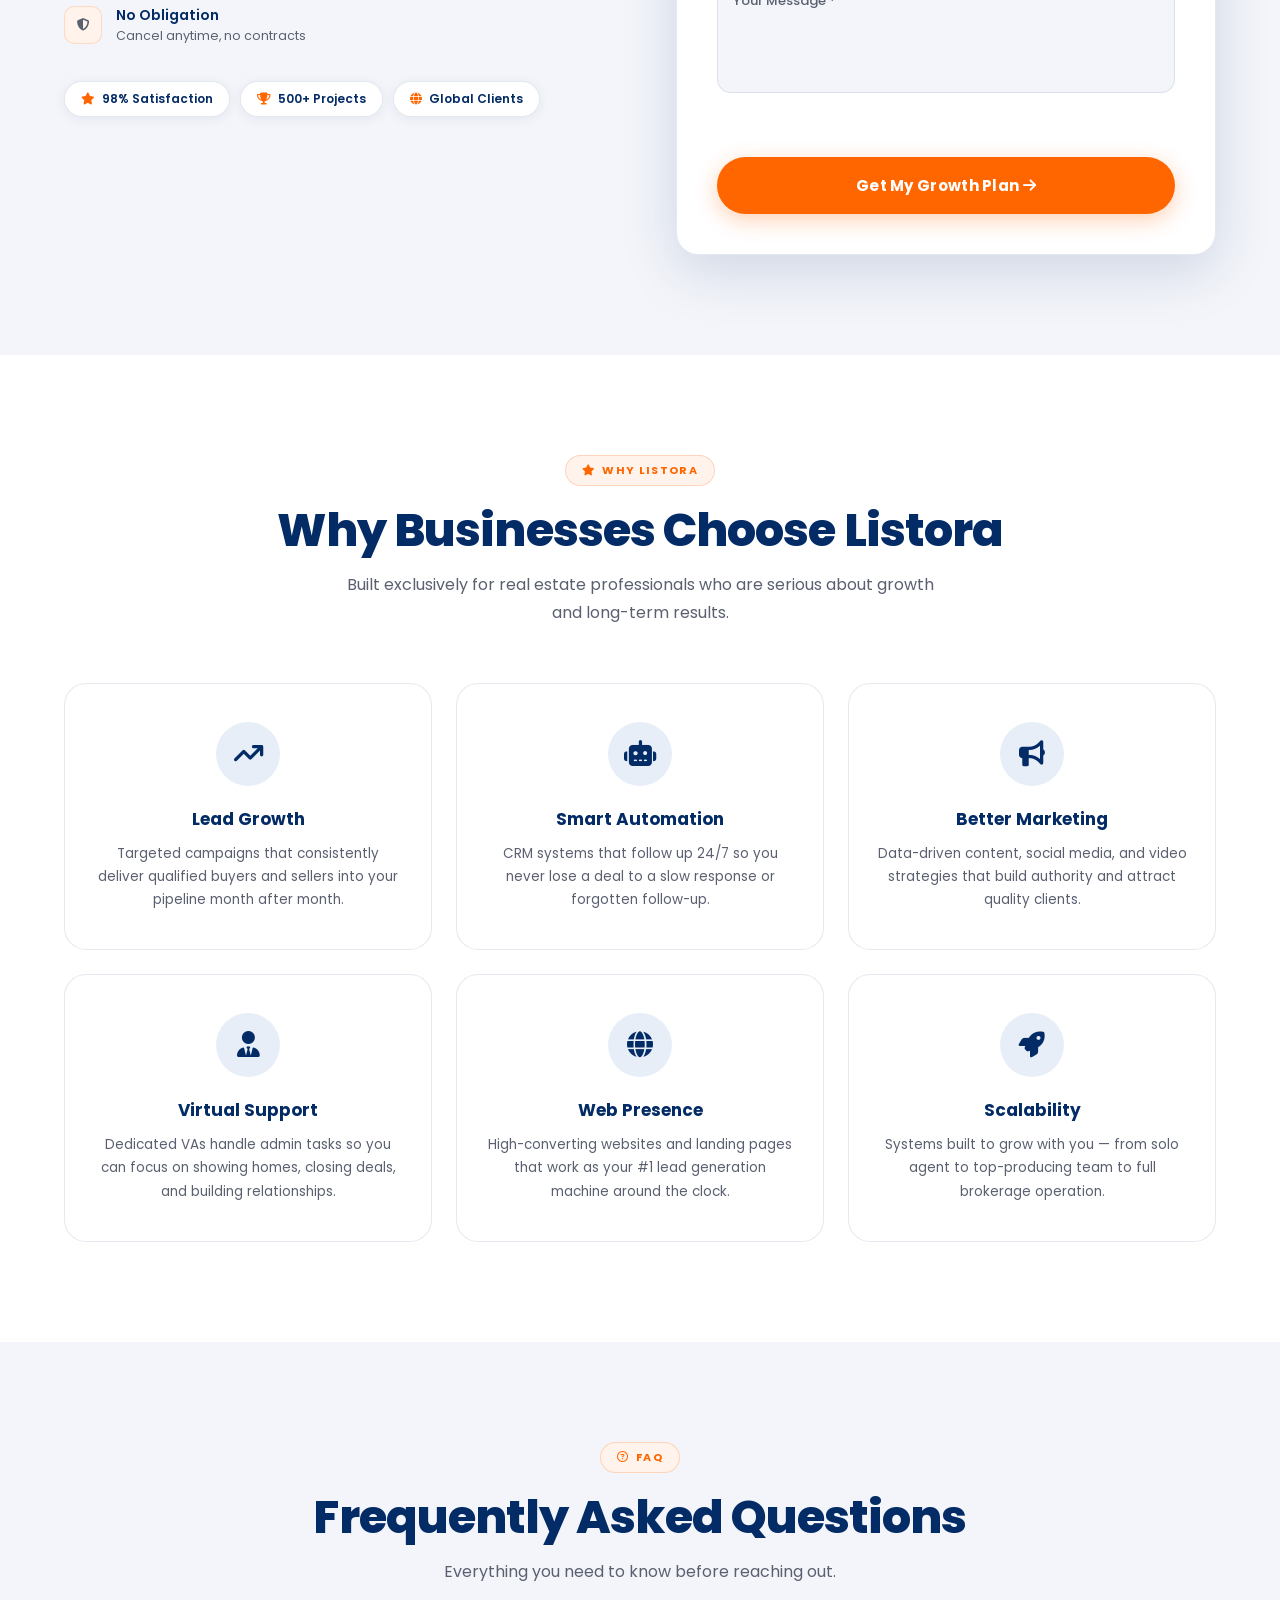
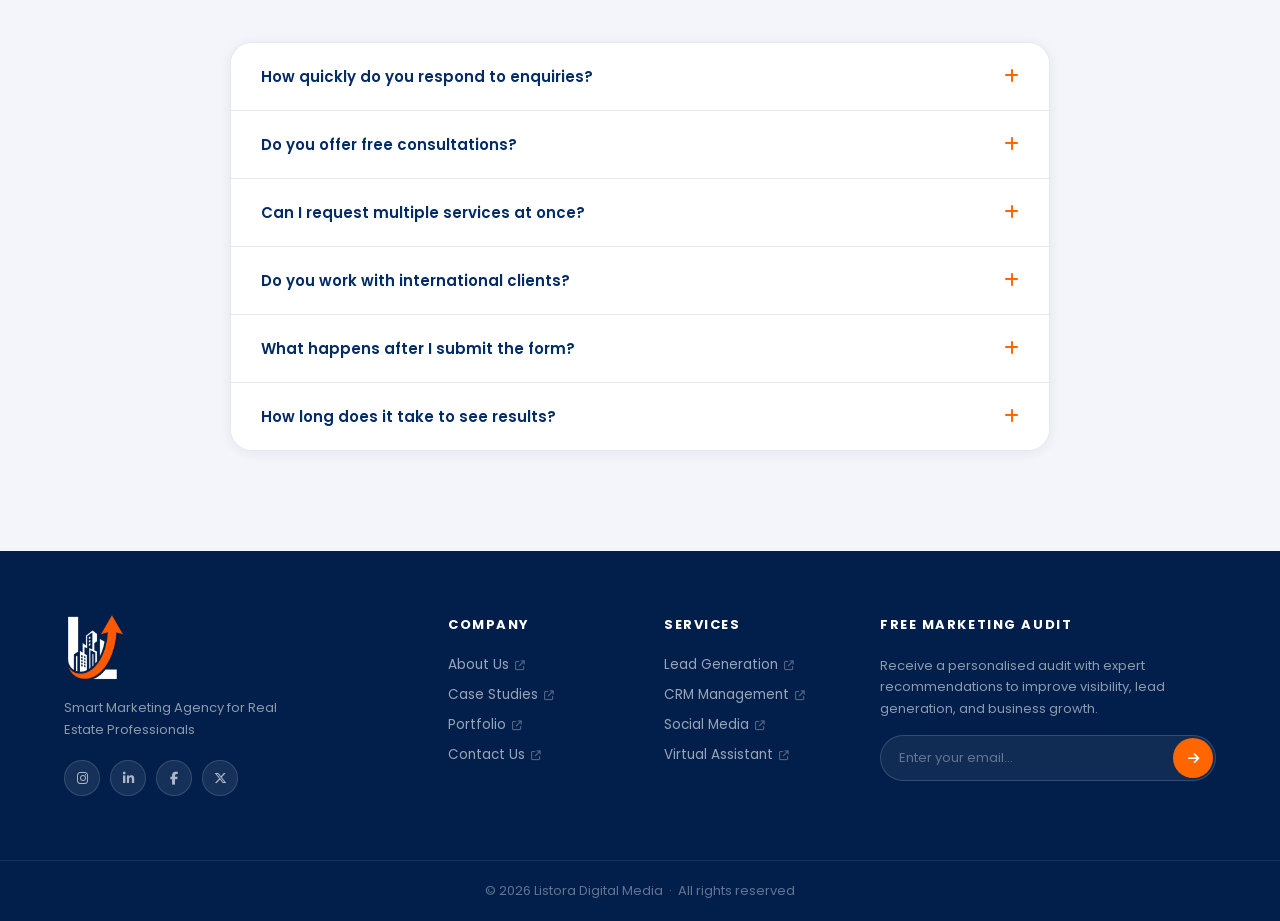
<file: contact.html>
<!DOCTYPE html>
<html lang="en">

<head>
    <meta charset="UTF-8">
    <meta name="viewport" content="width=device-width, initial-scale=1.0">
    <meta name="description"
        content="Contact Listora Digital Media — Book a free consultation for lead generation, CRM automation, social media, SEO, and real estate marketing.">
    <title>Contact Us | Listora Digital Media</title>
    <link rel="preconnect" href="https://fonts.googleapis.com">
    <link rel="preconnect" href="https://fonts.gstatic.com" crossorigin>
    <link href="https://fonts.googleapis.com/css2?family=Poppins:wght@300;400;500;600;700;800&display=swap"
        rel="stylesheet">
    <link rel="stylesheet" href="https://cdnjs.cloudflare.com/ajax/libs/font-awesome/6.6.0/css/all.min.css">
    <link rel="stylesheet" href="contact.css">
</head>

<body>

    <!-- OVERLAY -->
    <div class="nav-overlay" id="navOverlay" aria-hidden="true"></div>

    <!-- MOBILE DRAWER -->
    <nav class="nav-drawer" id="navDrawer" aria-label="Mobile navigation" aria-hidden="true">
        <div class="drawer-header">
            <a href="index.html" class="drawer-logo"><img src="logo.png" alt="Listora"></a>
            <button class="drawer-close-btn" id="drawerCloseBtn" aria-label="Close navigation">
                <span class="drawer-close-icon"><span></span><span></span></span>
            </button>
        </div>
        <ul class="drawer-links" role="list">
            <li class="drawer-link-item" style="--i:0">
                <a href="index.html" class="drawer-link">
                    <span class="drawer-link-num">01</span>
                    <span class="drawer-link-text">Home</span>
                    <i class="fa-solid fa-arrow-right drawer-link-arrow" aria-hidden="true"></i>
                </a>
            </li>
            <li class="drawer-link-item" style="--i:1">
                <a href="about.html" class="drawer-link">
                    <span class="drawer-link-num">02</span>
                    <span class="drawer-link-text">About</span>
                    <i class="fa-solid fa-arrow-right drawer-link-arrow" aria-hidden="true"></i>
                </a>
            </li>
            <li class="drawer-link-item" style="--i:2">
                <a href="service.html" class="drawer-link">
                    <span class="drawer-link-num">03</span>
                    <span class="drawer-link-text">Services</span>
                    <i class="fa-solid fa-arrow-right drawer-link-arrow" aria-hidden="true"></i>
                </a>
            </li>
            <li class="drawer-link-item" style="--i:3">
                <a href="portfolio.html" class="drawer-link">
                    <span class="drawer-link-num">04</span>
                    <span class="drawer-link-text">Portfolio</span>
                    <i class="fa-solid fa-arrow-right drawer-link-arrow" aria-hidden="true"></i>
                </a>
            </li>
            <li class="drawer-link-item" style="--i:4">
                <a href="casestudies.html" class="drawer-link">
                    <span class="drawer-link-num">05</span>
                    <span class="drawer-link-text">Case Studies</span>
                    <i class="fa-solid fa-arrow-right drawer-link-arrow" aria-hidden="true"></i>
                </a>
            </li>
            <li class="drawer-link-item" style="--i:5">
                <a href="contact.html" class="drawer-link active">
                    <span class="drawer-link-num">06</span>
                    <span class="drawer-link-text">Contact</span>
                    <i class="fa-solid fa-arrow-right drawer-link-arrow" aria-hidden="true"></i>
                </a>
            </li>
        </ul>
        <div class="drawer-cta-wrap" style="--i:6">
            <a href="contact.html" class="drawer-cta-btn">
                <i class="fa-solid fa-arrow-trend-up" aria-hidden="true"></i>GET A GROWTH PLAN
            </a>
        </div>
        <div class="drawer-footer" style="--i:7">
            <p class="drawer-footer-text">Smart Marketing Agency for Real Estate Professionals</p>
            <div class="drawer-social-links">
                <a href="#" aria-label="Instagram"><i class="fa-brands fa-instagram" aria-hidden="true"></i></a>
                <a href="#" aria-label="LinkedIn"><i class="fa-brands fa-linkedin-in" aria-hidden="true"></i></a>
                <a href="#" aria-label="Facebook"><i class="fa-brands fa-facebook-f" aria-hidden="true"></i></a>
                <a href="#" aria-label="X / Twitter"><i class="fa-brands fa-x-twitter" aria-hidden="true"></i></a>
            </div>
        </div>
        <div class="drawer-accent" aria-hidden="true"></div>
    </nav>

    <!-- NAVBAR -->
    <header class="ct-header">
        <nav class="ct-nav" id="ctNav" aria-label="Primary navigation">
            <a href="index.html" class="ct-nav__logo">
                <img src="logo 2.png" alt="Listora home" id="navLogo">
            </a>
            <ul class="ct-nav__links" role="list">
                <li><a href="index.html">Home</a></li>
                <li><a href="about.html">About</a></li>
                <li><a href="service.html">Services</a></li>
                <li><a href="portfolio.html">Portfolio</a></li>
                <li><a href="casestudies.html">Case Studies</a></li>
                <li><a href="contact.html" class="active" aria-current="page">Contact</a></li>
            </ul>
            <a href="#contact-form" class="ct-nav__cta">
                <i class="fa-solid fa-arrow-trend-up" aria-hidden="true"></i>GET A GROWTH PLAN
            </a>
            <button class="ct-nav__burger" id="menuBtn" aria-label="Open navigation" aria-expanded="false"
                aria-controls="navDrawer">
                <span></span><span></span><span></span>
            </button>
        </nav>
    </header>

    <main>

        <!-- ══════════════════════════════════
         HERO — dark navy
        ══════════════════════════════════ -->
        <section class="ct-hero" id="hero" aria-labelledby="hero-heading">
            <div class="ct-hero__bg" aria-hidden="true">
                <div class="ct-hero__mesh"></div>
                <div class="ct-orb ct-orb--1"></div>
                <div class="ct-orb ct-orb--2"></div>
                <div class="ct-orb ct-orb--3"></div>
                <div class="ct-hero__grid"></div>
            </div>

            <div class="ct-hero__inner">
                <!-- Left: Content -->
                <div class="ct-hero__content">

                    <h1 class="ct-hero__headline" id="hero-heading" aria-label="Let's Build Your Growth Engine">
                        <span class="ct-word-wrap" aria-hidden="true"></span>
                    </h1>

                    <p class="ct-hero__sub" id="heroSub">
                        Whether you need qualified leads, virtual support, CRM automation, websites,
                        SEO, or full marketing support — Listora Digital Media is ready to build your
                        growth engine.
                    </p>

                    <div class="ct-hero__actions" id="heroActions">
                        <a href="#contact-info" class="ct-btn ct-btn--glass ct-btn--lg ct-btn--magnetic">
                            See How We Work
                            <i class="fa-solid fa-arrow-down" aria-hidden="true"></i>
                        </a>
                    </div>

                    <div class="ct-hero__trust" aria-hidden="true">
                        <span><i class="fa-solid fa-shield-halved"></i> No obligation</span>
                        <span><i class="fa-solid fa-clock"></i> 24h response</span>
                        <span><i class="fa-solid fa-star"></i> 98% satisfaction</span>
                    </div>
                </div>

                <!-- Right: Glassmorphism stat cards -->
                <div class="ct-hero__glass" aria-hidden="true">
                    <div class="ct-glass-card">
                        <div class="ct-glass-card__icon">
                            <i class="fa-solid fa-chart-line"></i>
                        </div>
                        <div class="ct-glass-card__text">
                            <strong>340% Lead Increase</strong>
                            <span>Average client result in 90 days</span>
                        </div>
                        <div class="ct-glass-card__arrow">
                            <i class="fa-solid fa-arrow-trend-up"></i>
                        </div>
                    </div>

                    <div class="ct-glass-card ct-glass-card--accent">
                        <div class="ct-glass-card__icon ct-glass-card__icon--orange">
                            <i class="fa-solid fa-users"></i>
                        </div>
                        <div class="ct-glass-card__text">
                            <strong>500+ Projects</strong>
                            <span>Delivered for realtors globally</span>
                        </div>
                        <div class="ct-glass-card__dot" aria-hidden="true"></div>
                    </div>

                    <div class="ct-glass-card">
                        <div class="ct-glass-card__icon">
                            <i class="fa-solid fa-bolt"></i>
                        </div>
                        <div class="ct-glass-card__text">
                            <strong>24h Response</strong>
                            <span>Fast-action team, always ready</span>
                        </div>
                        <div class="ct-glass-card__badge">Live</div>
                    </div>

                    <!-- Floating mini-badge -->
                    <div class="ct-hero__float-badge">
                        <i class="fa-solid fa-rocket"></i>
                        <span>Growth Starts Here</span>
                    </div>
                </div>
            </div>
        </section>

        <!-- ══════════════════════════════════
         BENTO GRID — contact channels
        ══════════════════════════════════ -->
        <section class="ct-bento-section" id="contact-info" aria-labelledby="bento-heading">
            <div class="ct-container">
                <div class="ct-section-header ct-reveal">
                    <span class="ct-badge">
                        <i class="fa-solid fa-address-book" aria-hidden="true"></i> Get In Touch
                    </span>
                    <h2 class="ct-section-title" id="bento-heading">Multiple Ways To Reach Us</h2>
                    <p class="ct-section-sub">Choose the channel that works best for you. We're available,
                        responsive, and always ready to talk growth.</p>
                </div>

                <div class="ct-bento-grid">

                    <!-- Email — large -->
                    <div class="ct-bento-card ct-bento-card--email ct-reveal" data-delay="0" role="article"
                        aria-label="Email us">
                        <div class="ct-bento-card__glow" aria-hidden="true"></div>
                        <div class="ct-bento-card__tag">Most popular</div>
                        <div class="ct-bento-card__icon ct-icon--orange">
                            <i class="fa-solid fa-envelope" aria-hidden="true"></i>
                        </div>
                        <h3 class="ct-bento-card__title">Email Us</h3>
                        <p class="ct-bento-card__desc">Drop us a message any time. We respond within
                            24 hours on business days with a tailored reply.</p>
                        <a href="mailto:hello@listora.com" class="ct-bento-card__link">
                            hello@listora.com
                            <i class="fa-solid fa-arrow-right" aria-hidden="true"></i>
                        </a>
                        <div class="ct-bento-card__bar" aria-hidden="true"></div>
                    </div>

                    <!-- Call -->
                    <div class="ct-bento-card ct-reveal" data-delay="80" role="article" aria-label="Call us">
                        <div class="ct-bento-card__glow" aria-hidden="true"></div>
                        <div class="ct-bento-card__icon ct-icon--navy">
                            <i class="fa-solid fa-phone" aria-hidden="true"></i>
                        </div>
                        <h3 class="ct-bento-card__title">Call Us</h3>
                        <p class="ct-bento-card__desc">Speak directly with our growth team. Real humans, no bots.</p>
                        <a href="tel:+1234567890" class="ct-bento-card__link">
                            +1 (234) 567-890
                            <i class="fa-solid fa-arrow-right" aria-hidden="true"></i>
                        </a>
                        <div class="ct-bento-card__bar" aria-hidden="true"></div>
                    </div>

                    <!-- WhatsApp -->
                    <div class="ct-bento-card ct-reveal" data-delay="160" role="article" aria-label="WhatsApp chat">
                        <div class="ct-bento-card__glow" aria-hidden="true"></div>
                        <div class="ct-bento-card__icon ct-icon--green">
                            <i class="fa-brands fa-whatsapp" aria-hidden="true"></i>
                        </div>
                        <h3 class="ct-bento-card__title">WhatsApp</h3>
                        <p class="ct-bento-card__desc">Quick questions or project updates — chat with us instantly.</p>
                        <a href="https://wa.me/1234567890" class="ct-bento-card__link" target="_blank"
                            rel="noopener noreferrer">
                            Start Chat
                            <i class="fa-solid fa-arrow-right" aria-hidden="true"></i>
                        </a>
                        <div class="ct-bento-card__bar" aria-hidden="true"></div>
                    </div>

                    <!-- Schedule — dark card, largue -->
                    <div class="ct-bento-card ct-bento-card--dark ct-bento-card--schedule ct-reveal" data-delay="240"
                        role="article" aria-label="Schedule a meeting">
                        <div class="ct-bento-card__glow" aria-hidden="true"></div>
                        <div class="ct-bento-card__icon ct-icon--light">
                            <i class="fa-regular fa-calendar-check" aria-hidden="true"></i>
                        </div>
                        <h3 class="ct-bento-card__title ct-bento-card__title--light">
                            Schedule a Meeting
                        </h3>
                        <p class="ct-bento-card__desc ct-bento-card__desc--light">
                            Book a free 30-minute strategy call with our experts at a time that works for you.
                            No pressure, just real insights.
                        </p>
                        <a href="#contact-form" class="ct-bento-card__link ct-bento-card__link--light">
                            Book Now
                            <i class="fa-solid fa-arrow-right" aria-hidden="true"></i>
                        </a>
                        <div class="ct-bento-card__bar" aria-hidden="true"></div>
                    </div>

                    <!-- Business Hours -->
                    <div class="ct-bento-card ct-reveal" data-delay="320" role="article" aria-label="Business hours">
                        <div class="ct-bento-card__glow" aria-hidden="true"></div>
                        <div class="ct-bento-card__icon ct-icon--orange">
                            <i class="fa-regular fa-clock" aria-hidden="true"></i>
                        </div>
                        <h3 class="ct-bento-card__title">Business Hours</h3>
                        <p class="ct-bento-card__desc">
                            Mon – Fri: 9 AM – 6 PM EST<br>
                            <span class="ct-bento-available">● Available now</span>
                        </p>
                        <div class="ct-bento-card__bar" aria-hidden="true"></div>
                    </div>

                    <!-- Location -->
                    <div class="ct-bento-card ct-reveal" data-delay="400" role="article" aria-label="Location">
                        <div class="ct-bento-card__glow" aria-hidden="true"></div>
                        <div class="ct-bento-card__icon ct-icon--navy">
                            <i class="fa-solid fa-location-dot" aria-hidden="true"></i>
                        </div>
                        <h3 class="ct-bento-card__title">Location</h3>
                        <p class="ct-bento-card__desc">Remote-first agency. Serving clients in US, Canada, Australia
                            &amp; worldwide.</p>
                        <div class="ct-bento-card__bar" aria-hidden="true"></div>
                    </div>

                </div>
            </div>
        </section>

        <!-- ══════════════════════════════════
         SERVICES SELECTOR
        ══════════════════════════════════ -->
        <section class="ct-services-section" id="services-select" aria-labelledby="svc-select-heading">
            <div class="ct-container">
                <div class="ct-section-header ct-reveal">
                    <span class="ct-badge">
                        <i class="fa-solid fa-layer-group" aria-hidden="true"></i> Our Services
                    </span>
                    <h2 class="ct-section-title" id="svc-select-heading">What Do You Need Help With?</h2>
                    <p class="ct-section-sub">Click a service to pre-fill your inquiry. Select as many as you need —
                        most clients combine 2–3 services.</p>
                </div>

                <div class="ct-svc-grid" role="group" aria-label="Service selection">

                    <button class="ct-svc-card ct-reveal" data-delay="0" data-service="Lead Generation"
                        aria-pressed="false" type="button">
                        <div class="ct-svc-card__glow" aria-hidden="true"></div>
                        <div class="ct-svc-card__icon">
                            <i class="fa-solid fa-bullseye" aria-hidden="true"></i>
                        </div>
                        <h3>Lead Generation</h3>
                        <div class="ct-svc-card__check" aria-hidden="true">
                            <i class="fa-solid fa-check"></i>
                        </div>
                    </button>

                    <button class="ct-svc-card ct-reveal" data-delay="60" data-service="Transaction Coordination"
                        aria-pressed="false" type="button">
                        <div class="ct-svc-card__glow" aria-hidden="true"></div>
                        <div class="ct-svc-card__icon">
                            <i class="fa-solid fa-file-signature" aria-hidden="true"></i>
                        </div>
                        <h3>Transaction Coordination</h3>
                        <div class="ct-svc-card__check" aria-hidden="true">
                            <i class="fa-solid fa-check"></i>
                        </div>
                    </button>

                    <button class="ct-svc-card ct-reveal" data-delay="120" data-service="Real Estate Virtual Assistant"
                        aria-pressed="false" type="button">
                        <div class="ct-svc-card__glow" aria-hidden="true"></div>
                        <div class="ct-svc-card__icon">
                            <i class="fa-solid fa-user-tie" aria-hidden="true"></i>
                        </div>
                        <h3>Real Estate Virtual Assistant</h3>
                        <div class="ct-svc-card__check" aria-hidden="true">
                            <i class="fa-solid fa-check"></i>
                        </div>
                    </button>

                    <button class="ct-svc-card ct-reveal" data-delay="180" data-service="Social Media Management"
                        aria-pressed="false" type="button">
                        <div class="ct-svc-card__glow" aria-hidden="true"></div>
                        <div class="ct-svc-card__icon">
                            <i class="fa-solid fa-hashtag" aria-hidden="true"></i>
                        </div>
                        <h3>Social Media Management</h3>
                        <div class="ct-svc-card__check" aria-hidden="true">
                            <i class="fa-solid fa-check"></i>
                        </div>
                    </button>

                    <button class="ct-svc-card ct-reveal" data-delay="240" data-service="Video Editing &amp; Reels"
                        aria-pressed="false" type="button">
                        <div class="ct-svc-card__glow" aria-hidden="true"></div>
                        <div class="ct-svc-card__icon">
                            <i class="fa-solid fa-video" aria-hidden="true"></i>
                        </div>
                        <h3>Video Editing &amp; Reels</h3>
                        <div class="ct-svc-card__check" aria-hidden="true">
                            <i class="fa-solid fa-check"></i>
                        </div>
                    </button>

                    <button class="ct-svc-card ct-reveal" data-delay="300"
                        data-service="Website Design &amp; Landing Pages" aria-pressed="false" type="button">
                        <div class="ct-svc-card__glow" aria-hidden="true"></div>
                        <div class="ct-svc-card__icon">
                            <i class="fa-solid fa-laptop-code" aria-hidden="true"></i>
                        </div>
                        <h3>Website Design &amp; Landing Pages</h3>
                        <div class="ct-svc-card__check" aria-hidden="true">
                            <i class="fa-solid fa-check"></i>
                        </div>
                    </button>

                    <button class="ct-svc-card ct-reveal" data-delay="360"
                        data-service="CRM Management &amp; Automation" aria-pressed="false" type="button">
                        <div class="ct-svc-card__glow" aria-hidden="true"></div>
                        <div class="ct-svc-card__icon">
                            <i class="fa-solid fa-gears" aria-hidden="true"></i>
                        </div>
                        <h3>CRM Management &amp; Automation</h3>
                        <div class="ct-svc-card__check" aria-hidden="true">
                            <i class="fa-solid fa-check"></i>
                        </div>
                    </button>

                    <button class="ct-svc-card ct-reveal" data-delay="420" data-service="MLS Listing Management"
                        aria-pressed="false" type="button">
                        <div class="ct-svc-card__glow" aria-hidden="true"></div>
                        <div class="ct-svc-card__icon">
                            <i class="fa-solid fa-list-ul" aria-hidden="true"></i>
                        </div>
                        <h3>MLS Listing Management</h3>
                        <div class="ct-svc-card__check" aria-hidden="true">
                            <i class="fa-solid fa-check"></i>
                        </div>
                    </button>

                    <button class="ct-svc-card ct-reveal" data-delay="480" data-service="Email Marketing"
                        aria-pressed="false" type="button">
                        <div class="ct-svc-card__glow" aria-hidden="true"></div>
                        <div class="ct-svc-card__icon">
                            <i class="fa-solid fa-envelope-open-text" aria-hidden="true"></i>
                        </div>
                        <h3>Email Marketing</h3>
                        <div class="ct-svc-card__check" aria-hidden="true">
                            <i class="fa-solid fa-check"></i>
                        </div>
                    </button>

                    <button class="ct-svc-card ct-reveal" data-delay="540" data-service="Local SEO &amp; GBP Management"
                        aria-pressed="false" type="button">
                        <div class="ct-svc-card__glow" aria-hidden="true"></div>
                        <div class="ct-svc-card__icon">
                            <i class="fa-brands fa-google" aria-hidden="true"></i>
                        </div>
                        <h3>Local SEO &amp; GBP Management</h3>
                        <div class="ct-svc-card__check" aria-hidden="true">
                            <i class="fa-solid fa-check"></i>
                        </div>
                    </button>

                </div>
            </div>
        </section>

        <!-- ══════════════════════════════════
         CONTACT FORM SECTION
        ══════════════════════════════════ -->
        <section class="ct-form-section" id="contact-form" aria-labelledby="form-heading">
            <div class="ct-container">
                <div class="ct-form-grid">

                    <!-- Left: Trust side -->
                    <div class="ct-form-left ct-reveal">
                        <span class="ct-badge">
                            <i class="fa-solid fa-comments" aria-hidden="true"></i> Start a Conversation
                        </span>
                        <h2 class="ct-form-heading" id="form-heading">
                            Tell Us About<br>
                            <span class="ct-text-orange">Your Project</span>
                        </h2>
                        <p class="ct-form-copy">
                            Share your goals and challenges — we'll build a custom growth strategy
                            tailored to your real estate business. No pressure, no obligation.
                        </p>

                        <ul class="ct-trust-list">
                            <li>
                                <span class="ct-trust-icon">
                                    <i class="fa-solid fa-bolt" aria-hidden="true"></i>
                                </span>
                                <div>
                                    <strong>Fast Response</strong>
                                    <span>Within 24 hours on business days</span>
                                </div>
                            </li>
                            <li>
                                <span class="ct-trust-icon">
                                    <i class="fa-solid fa-gift" aria-hidden="true"></i>
                                </span>
                                <div>
                                    <strong>Free Consultation</strong>
                                    <span>30-minute strategy session included</span>
                                </div>
                            </li>
                            <li>
                                <span class="ct-trust-icon">
                                    <i class="fa-solid fa-sliders" aria-hidden="true"></i>
                                </span>
                                <div>
                                    <strong>Custom Strategy</strong>
                                    <span>Tailored to your specific market</span>
                                </div>
                            </li>
                            <li>
                                <span class="ct-trust-icon">
                                    <i class="fa-solid fa-shield-halved" aria-hidden="true"></i>
                                </span>
                                <div>
                                    <strong>No Obligation</strong>
                                    <span>Cancel anytime, no contracts</span>
                                </div>
                            </li>
                        </ul>

                        <div class="ct-form-floats" aria-hidden="true">
                            <div class="ct-float-badge ct-float-badge--1">
                                <i class="fa-solid fa-star"></i> 98% Satisfaction
                            </div>
                            <div class="ct-float-badge ct-float-badge--2">
                                <i class="fa-solid fa-trophy"></i> 500+ Projects
                            </div>
                            <div class="ct-float-badge ct-float-badge--3">
                                <i class="fa-solid fa-globe"></i> Global Clients
                            </div>
                        </div>
                    </div>

                    <!-- Right: Form card -->
                    <div class="ct-form-right ct-reveal" data-delay="100">
                        <div class="ct-form-card">

                            <div class="ct-form-card__header">
                                <h3>Get Your Growth Plan</h3>
                                <p>Fill in the details below — takes less than 2 minutes.</p>
                            </div>

                            <form class="ct-form" id="contactForm" novalidate aria-label="Contact form">

                                <div class="ct-form-row">
                                    <div class="ct-field">
                                        <input type="text" id="fname" name="name" class="ct-input" placeholder=" "
                                            autocomplete="name" required aria-required="true">
                                        <label for="fname" class="ct-label">
                                            Full Name <span aria-hidden="true">*</span>
                                        </label>
                                        <span class="ct-field-err" role="alert"></span>
                                    </div>
                                    <div class="ct-field">
                                        <input type="text" id="company" name="company" class="ct-input" placeholder=" "
                                            autocomplete="organization">
                                        <label for="company" class="ct-label">Company Name</label>
                                        <span class="ct-field-err" role="alert"></span>
                                    </div>
                                </div>

                                <div class="ct-form-row">
                                    <div class="ct-field">
                                        <input type="email" id="email" name="email" class="ct-input" placeholder=" "
                                            autocomplete="email" required aria-required="true">
                                        <label for="email" class="ct-label">
                                            Email Address <span aria-hidden="true">*</span>
                                        </label>
                                        <span class="ct-field-err" role="alert"></span>
                                    </div>
                                    <div class="ct-field">
                                        <input type="tel" id="phone" name="phone" class="ct-input" placeholder=" "
                                            autocomplete="tel">
                                        <label for="phone" class="ct-label">Phone Number</label>
                                        <span class="ct-field-err" role="alert"></span>
                                    </div>
                                </div>

                                <div class="ct-form-row">
                                    <div class="ct-field ct-field--select">
                                        <select id="service" name="service" class="ct-select" required
                                            aria-required="true">
                                            <option value="" disabled selected></option>
                                            <option value="Lead Generation">Lead Generation</option>
                                            <option value="Transaction Coordination">Transaction Coordination</option>
                                            <option value="Real Estate Virtual Assistant">Real Estate Virtual Assistant
                                            </option>
                                            <option value="Social Media Management">Social Media Management</option>
                                            <option value="Video Editing &amp; Reels">Video Editing &amp; Reels</option>
                                            <option value="Website Design &amp; Landing Pages">Website Design &amp;
                                                Landing Pages</option>
                                            <option value="CRM Management &amp; Automation">CRM Management &amp;
                                                Automation</option>
                                            <option value="MLS Listing Management">MLS Listing Management</option>
                                            <option value="Email Marketing">Email Marketing</option>
                                            <option value="Local SEO &amp; GBP Management">Local SEO &amp; GBP
                                                Management</option>
                                            <option value="Multiple Services">Multiple Services</option>
                                        </select>
                                        <label for="service" class="ct-label ct-label--select">
                                            Service Needed <span aria-hidden="true">*</span>
                                        </label>
                                        <i class="fa-solid fa-chevron-down ct-select-arrow" aria-hidden="true"></i>
                                        <span class="ct-field-err" role="alert"></span>
                                    </div>
                                    <div class="ct-field ct-field--select">
                                        <select id="budget" name="budget" class="ct-select">
                                            <option value="" disabled selected></option>
                                            <option value="Under $500">Under $500 / month</option>
                                            <option value="$500 - $1,000">$500 – $1,000 / month</option>
                                            <option value="$1,000 - $2,000">$1,000 – $2,000 / month</option>
                                            <option value="$2,000+">$2,000+ / month</option>
                                            <option value="Not sure">Not sure yet</option>
                                        </select>
                                        <label for="budget" class="ct-label ct-label--select">Monthly Budget</label>
                                        <i class="fa-solid fa-chevron-down ct-select-arrow" aria-hidden="true"></i>
                                    </div>
                                </div>

                                <div class="ct-field">
                                    <textarea id="message" name="message" class="ct-input ct-textarea" placeholder=" "
                                        rows="4" required aria-required="true"></textarea>
                                    <label for="message" class="ct-label">
                                        Your Message <span aria-hidden="true">*</span>
                                    </label>
                                    <span class="ct-field-err" role="alert"></span>
                                </div>

                                <div class="ct-selected-services-display" id="selectedServicesDisplay"
                                    aria-live="polite"></div>

                                <button type="submit" class="ct-submit-btn" id="submitBtn"
                                    aria-label="Submit contact form">
                                    <span class="ct-submit-btn__text">
                                        Get My Growth Plan
                                        <i class="fa-solid fa-arrow-right" aria-hidden="true"></i>
                                    </span>
                                    <span class="ct-submit-btn__loading" aria-hidden="true">
                                        <i class="fa-solid fa-spinner fa-spin"></i> Sending…
                                    </span>
                                </button>

                                <div class="ct-form-success" id="formSuccess" role="alert" aria-live="polite"
                                    tabindex="-1">
                                    <div class="ct-form-success__icon">
                                        <i class="fa-solid fa-circle-check" aria-hidden="true"></i>
                                    </div>
                                    <h3>Message Sent!</h3>
                                    <p>Thank you! We'll review your inquiry and get back to you within 24 hours with a
                                        custom growth plan.</p>
                                </div>

                            </form>
                        </div>
                    </div>

                </div>
            </div>
        </section>

        <!-- ══════════════════════════════════
         WHY LISTORA
        ══════════════════════════════════ -->
        <section class="ct-why-section" id="why-listora" aria-labelledby="why-heading">
            <div class="ct-container">
                <div class="ct-section-header ct-reveal">
                    <span class="ct-badge">
                        <i class="fa-solid fa-star" aria-hidden="true"></i> Why Listora
                    </span>
                    <h2 class="ct-section-title" id="why-heading">Why Businesses Choose Listora</h2>
                    <p class="ct-section-sub">Built exclusively for real estate professionals who are serious about
                        growth and long-term results.</p>
                </div>

                <div class="ct-why-grid">
                    <div class="ct-why-card ct-reveal" data-delay="0">
                        <div class="ct-why-card__icon">
                            <i class="fa-solid fa-arrow-trend-up" aria-hidden="true"></i>
                        </div>
                        <h3>Lead Growth</h3>
                        <p>Targeted campaigns that consistently deliver qualified buyers and sellers into your pipeline
                            month after month.</p>
                    </div>
                    <div class="ct-why-card ct-reveal" data-delay="80">
                        <div class="ct-why-card__icon">
                            <i class="fa-solid fa-robot" aria-hidden="true"></i>
                        </div>
                        <h3>Smart Automation</h3>
                        <p>CRM systems that follow up 24/7 so you never lose a deal to a slow response or forgotten
                            follow-up.</p>
                    </div>
                    <div class="ct-why-card ct-reveal" data-delay="160">
                        <div class="ct-why-card__icon">
                            <i class="fa-solid fa-bullhorn" aria-hidden="true"></i>
                        </div>
                        <h3>Better Marketing</h3>
                        <p>Data-driven content, social media, and video strategies that build authority and attract
                            quality clients.</p>
                    </div>
                    <div class="ct-why-card ct-reveal" data-delay="240">
                        <div class="ct-why-card__icon">
                            <i class="fa-solid fa-user-tie" aria-hidden="true"></i>
                        </div>
                        <h3>Virtual Support</h3>
                        <p>Dedicated VAs handle admin tasks so you can focus on showing homes, closing deals, and
                            building relationships.</p>
                    </div>
                    <div class="ct-why-card ct-reveal" data-delay="320">
                        <div class="ct-why-card__icon">
                            <i class="fa-solid fa-globe" aria-hidden="true"></i>
                        </div>
                        <h3>Web Presence</h3>
                        <p>High-converting websites and landing pages that work as your #1 lead generation machine
                            around the clock.</p>
                    </div>
                    <div class="ct-why-card ct-reveal" data-delay="400">
                        <div class="ct-why-card__icon">
                            <i class="fa-solid fa-rocket" aria-hidden="true"></i>
                        </div>
                        <h3>Scalability</h3>
                        <p>Systems built to grow with you — from solo agent to top-producing team to full brokerage
                            operation.</p>
                    </div>
                </div>
            </div>
        </section>



        <!-- ══════════════════════════════════
         FAQ
        ══════════════════════════════════ -->
        <section class="ct-faq-section" id="faq" aria-labelledby="faq-heading">
            <div class="ct-container ct-container--narrow">
                <div class="ct-section-header ct-reveal">
                    <span class="ct-badge">
                        <i class="fa-regular fa-circle-question" aria-hidden="true"></i> FAQ
                    </span>
                    <h2 class="ct-section-title" id="faq-heading">Frequently Asked Questions</h2>
                    <p class="ct-section-sub">Everything you need to know before reaching out.</p>
                </div>
                <div class="ct-faq-list ct-reveal" data-delay="80">

                    <div class="ct-faq-item">
                        <button class="ct-faq-q" aria-expanded="false">
                            <span>How quickly do you respond to enquiries?</span>
                            <i class="fa-solid fa-plus ct-faq-icon" aria-hidden="true"></i>
                        </button>
                        <div class="ct-faq-a" role="region">
                            <p>We respond to all inquiries within 24 hours on business days. For urgent requests,
                                WhatsApp is the fastest way to reach us — we're typically available within a few hours
                                during business hours.</p>
                        </div>
                    </div>

                    <div class="ct-faq-item">
                        <button class="ct-faq-q" aria-expanded="false">
                            <span>Do you offer free consultations?</span>
                            <i class="fa-solid fa-plus ct-faq-icon" aria-hidden="true"></i>
                        </button>
                        <div class="ct-faq-a" role="region">
                            <p>Yes — every new client starts with a free 30-minute strategy call. We'll learn about your
                                business, your goals, and your current challenges, then recommend the best services for
                                your situation with zero obligation.</p>
                        </div>
                    </div>

                    <div class="ct-faq-item">
                        <button class="ct-faq-q" aria-expanded="false">
                            <span>Can I request multiple services at once?</span>
                            <i class="fa-solid fa-plus ct-faq-icon" aria-hidden="true"></i>
                        </button>
                        <div class="ct-faq-a" role="region">
                            <p>Absolutely. Most clients use a combination of services — for example, lead generation +
                                CRM automation + social media. Bundling services often improves results and typically
                                costs less than managing separate providers.</p>
                        </div>
                    </div>

                    <div class="ct-faq-item">
                        <button class="ct-faq-q" aria-expanded="false">
                            <span>Do you work with international clients?</span>
                            <i class="fa-solid fa-plus ct-faq-icon" aria-hidden="true"></i>
                        </button>
                        <div class="ct-faq-a" role="region">
                            <p>Yes. While we specialize in real estate marketing for the US, Canadian, and Australian
                                markets, we work with real estate professionals globally. Our systems and strategies are
                                fully adaptable to any market or region.</p>
                        </div>
                    </div>

                    <div class="ct-faq-item">
                        <button class="ct-faq-q" aria-expanded="false">
                            <span>What happens after I submit the form?</span>
                            <i class="fa-solid fa-plus ct-faq-icon" aria-hidden="true"></i>
                        </button>
                        <div class="ct-faq-a" role="region">
                            <p>You'll receive an email confirmation immediately. A member of our team will review your
                                inquiry and reach out within 24 hours to schedule your free strategy session. We'll come
                                prepared with insights specific to your market.</p>
                        </div>
                    </div>

                    <div class="ct-faq-item">
                        <button class="ct-faq-q" aria-expanded="false">
                            <span>How long does it take to see results?</span>
                            <i class="fa-solid fa-plus ct-faq-icon" aria-hidden="true"></i>
                        </button>
                        <div class="ct-faq-a" role="region">
                            <p>After your strategy call, we'll send a custom proposal. Once approved, onboarding takes
                                5–7 business days. We'll set up all systems, configure your CRM, and launch your
                                campaigns. Most clients see measurable results within the first two to four weeks.</p>
                        </div>
                    </div>

                </div>
            </div>
        </section>



    </main>

    <!-- FOOTER -->
    <footer class="ct-footer" aria-label="Site footer">
        <div class="ct-footer__inner">
            <div class="ct-footer__col ct-footer__col--brand">
                <a href="index.html" class="ct-footer__logo" aria-label="Listora home">
                    <img src="logo 2.png" alt="Listora">
                </a>
                <p class="ct-footer__tagline">Smart Marketing Agency for Real Estate Professionals</p>
                <div class="ct-footer__socials">
                    <a href="#" aria-label="Instagram">
                        <i class="fa-brands fa-instagram" aria-hidden="true"></i>
                    </a>
                    <a href="#" aria-label="LinkedIn">
                        <i class="fa-brands fa-linkedin-in" aria-hidden="true"></i>
                    </a>
                    <a href="#" aria-label="Facebook">
                        <i class="fa-brands fa-facebook-f" aria-hidden="true"></i>
                    </a>
                    <a href="#" aria-label="X / Twitter">
                        <i class="fa-brands fa-x-twitter" aria-hidden="true"></i>
                    </a>
                </div>
            </div>

            <div class="ct-footer__col">
                <h4>Company</h4>
                <ul>
                    <li><a href="about.html">About Us <i class="fa-solid fa-arrow-up-right-from-square"
                                aria-hidden="true"></i></a></li>
                    <li><a href="casestudies.html">Case Studies <i class="fa-solid fa-arrow-up-right-from-square"
                                aria-hidden="true"></i></a></li>
                    <li><a href="portfolio.html">Portfolio <i class="fa-solid fa-arrow-up-right-from-square"
                                aria-hidden="true"></i></a></li>
                    <li><a href="contact.html">Contact Us <i class="fa-solid fa-arrow-up-right-from-square"
                                aria-hidden="true"></i></a></li>
                </ul>
            </div>

            <div class="ct-footer__col">
                <h4>Services</h4>
                <ul>
                    <li><a href="lead-generation.html">Lead Generation <i class="fa-solid fa-arrow-up-right-from-square"
                                aria-hidden="true"></i></a></li>
                    <li><a href="service.html">CRM Management <i class="fa-solid fa-arrow-up-right-from-square"
                                aria-hidden="true"></i></a></li>
                    <li><a href="service.html">Social Media <i class="fa-solid fa-arrow-up-right-from-square"
                                aria-hidden="true"></i></a></li>
                    <li><a href="real-estate-virtual-assistant.html">Virtual Assistant <i
                                class="fa-solid fa-arrow-up-right-from-square" aria-hidden="true"></i></a></li>
                </ul>
            </div>

            <div class="ct-footer__col ct-footer__col--newsletter">
                <h4>Free Marketing Audit</h4>
                <p class="ct-footer__newsletter-desc">Receive a personalised audit with expert recommendations to
                    improve visibility, lead generation, and business growth.</p>
                <div class="ct-footer__newsletter">
                    <label for="footerEmail" class="ct-sr-only">Your email address</label>
                    <input type="email" id="footerEmail" placeholder="Enter your email…" autocomplete="email">
                    <button aria-label="Subscribe">
                        <i class="fa-solid fa-arrow-right" aria-hidden="true"></i>
                    </button>
                </div>
            </div>
        </div>

        <div class="ct-footer__bottom">
            <p>&copy; 2026 Listora Digital Media &nbsp;&middot;&nbsp; All rights reserved</p>
        </div>
    </footer>

    <script src="contact.js"></script>
</body>

</html>
</file>
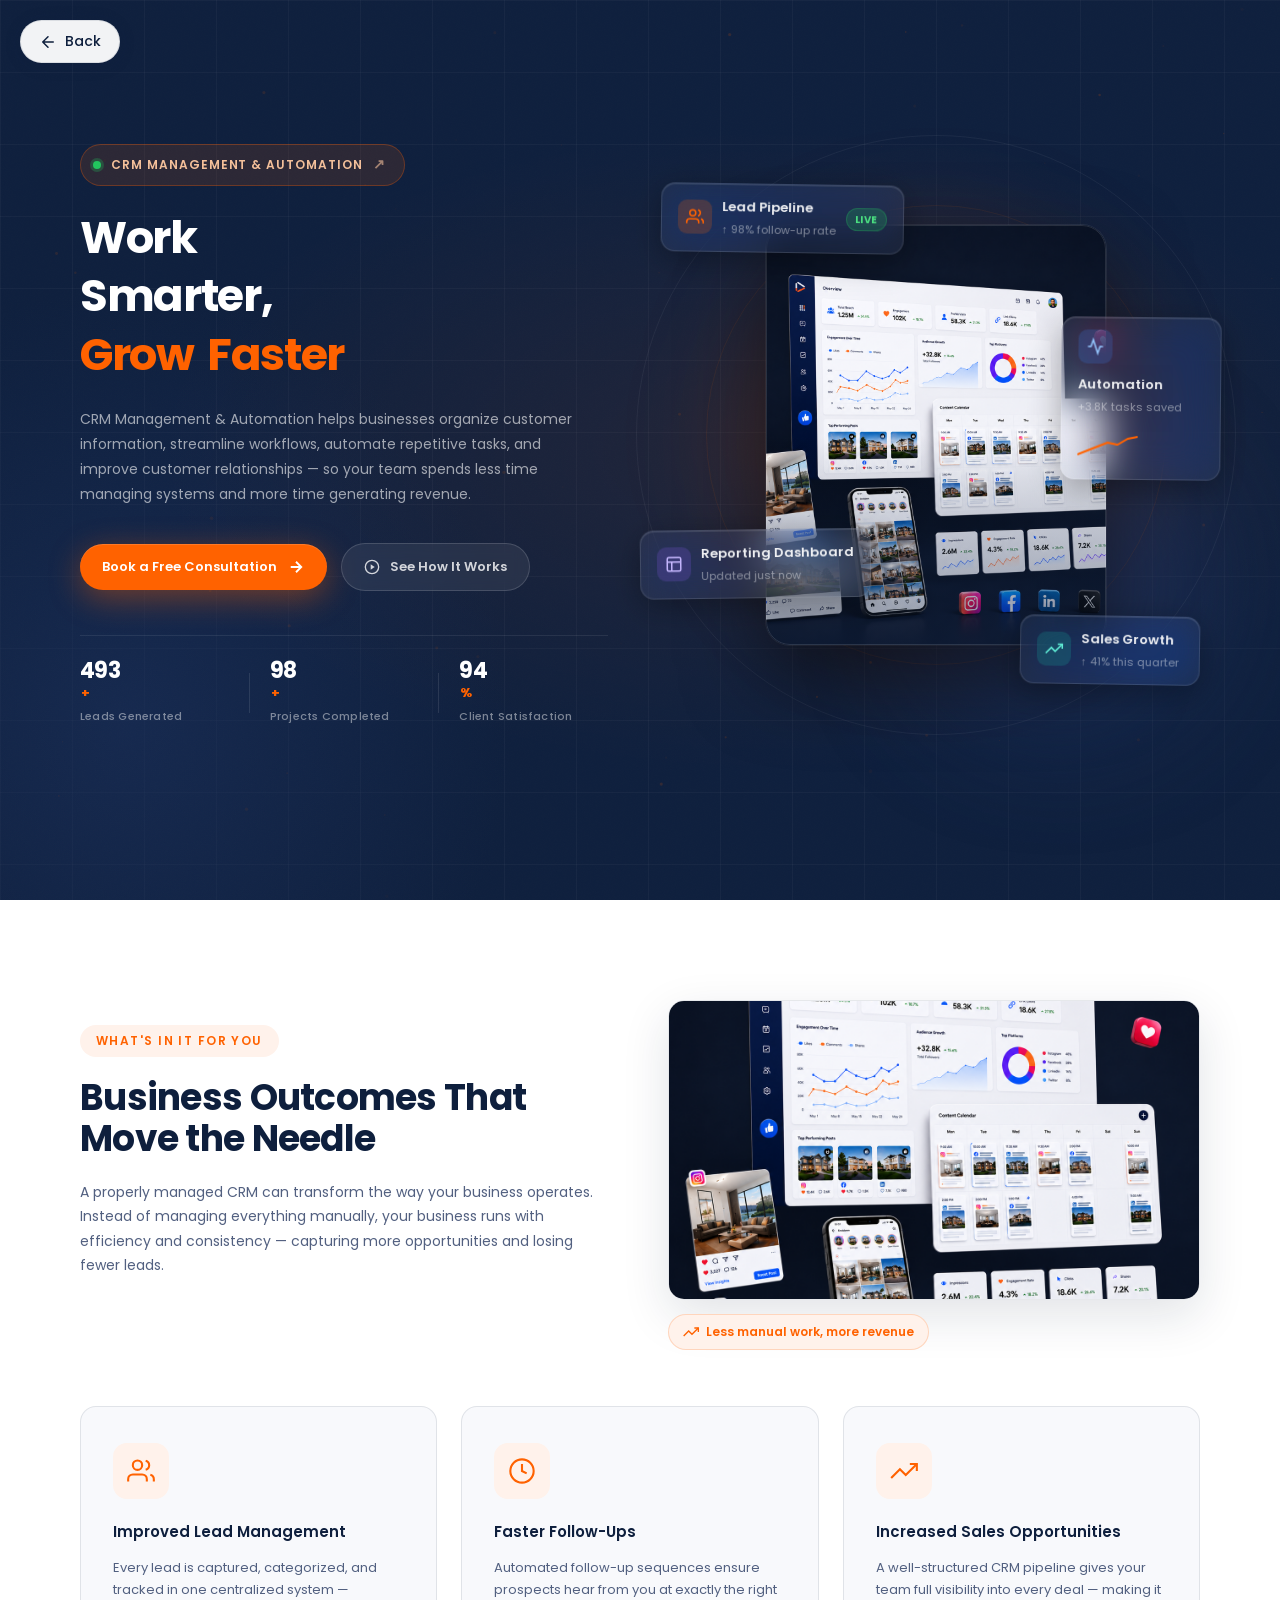
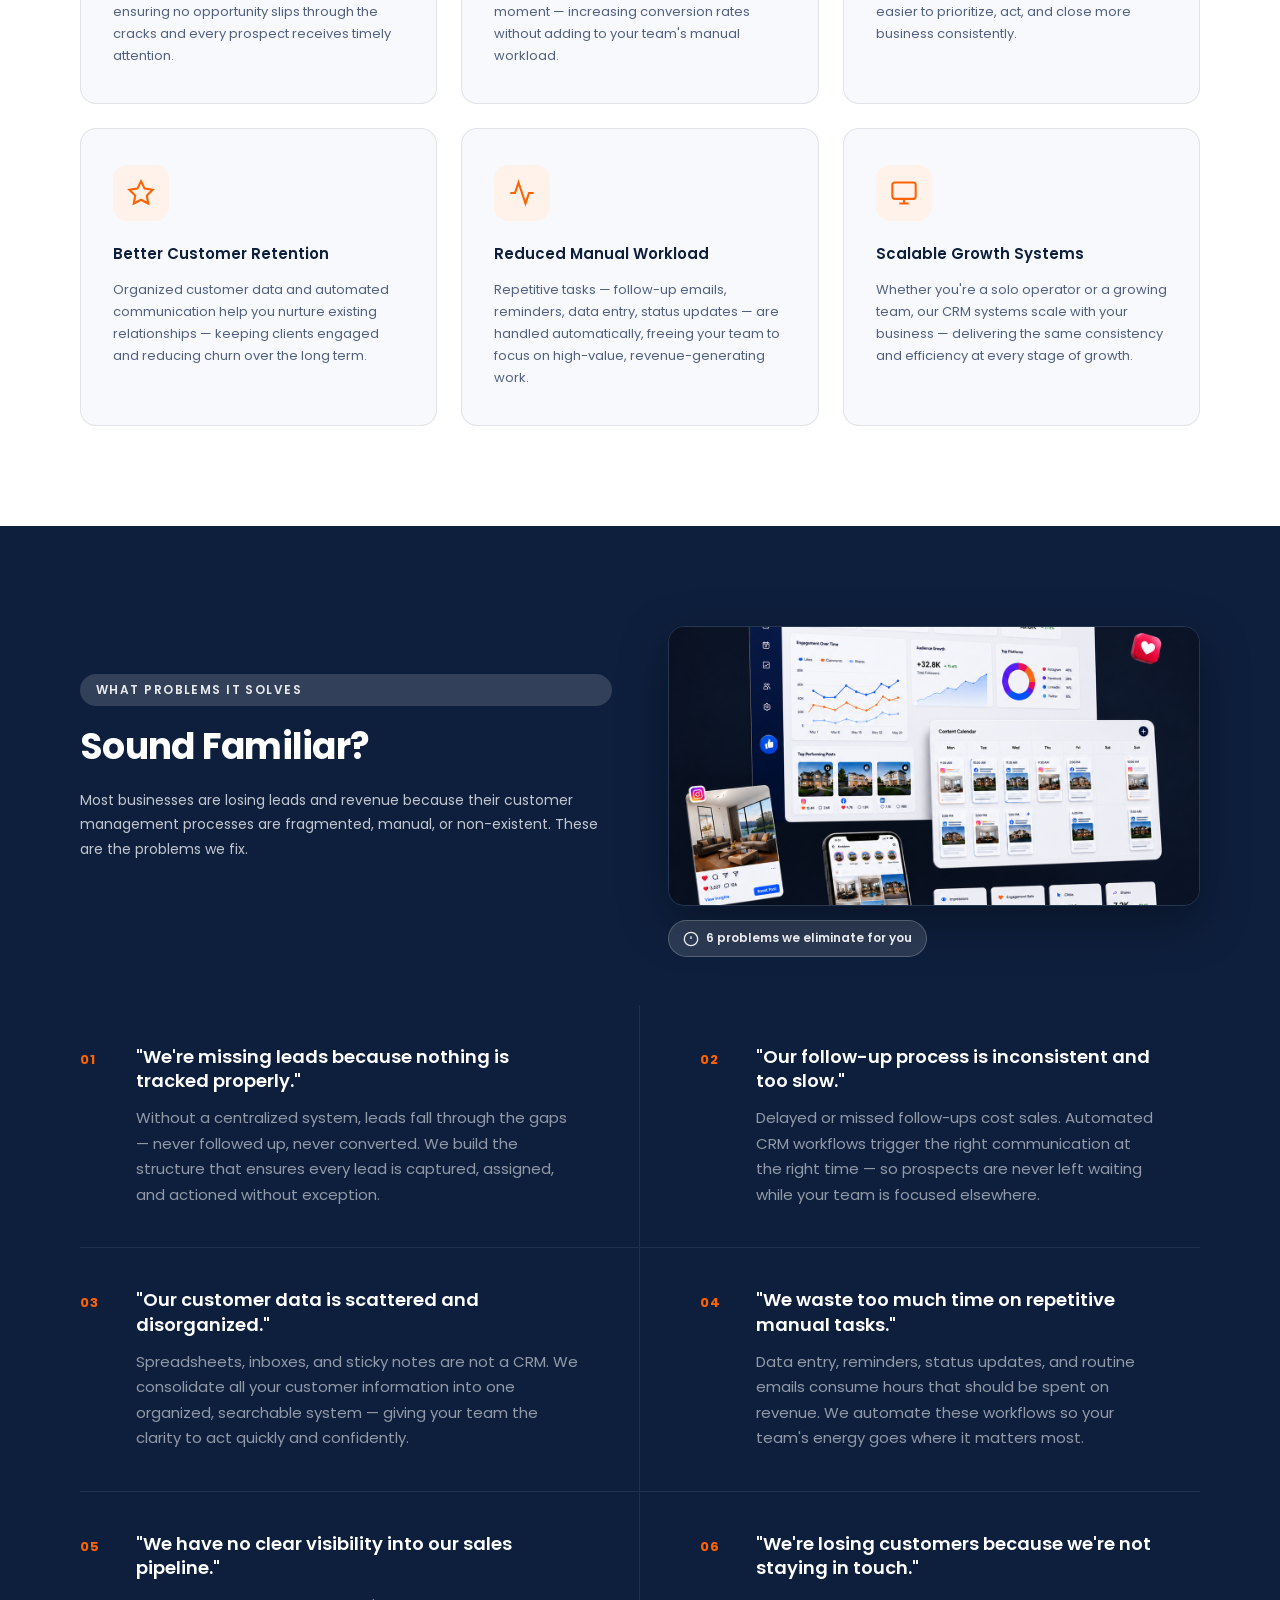
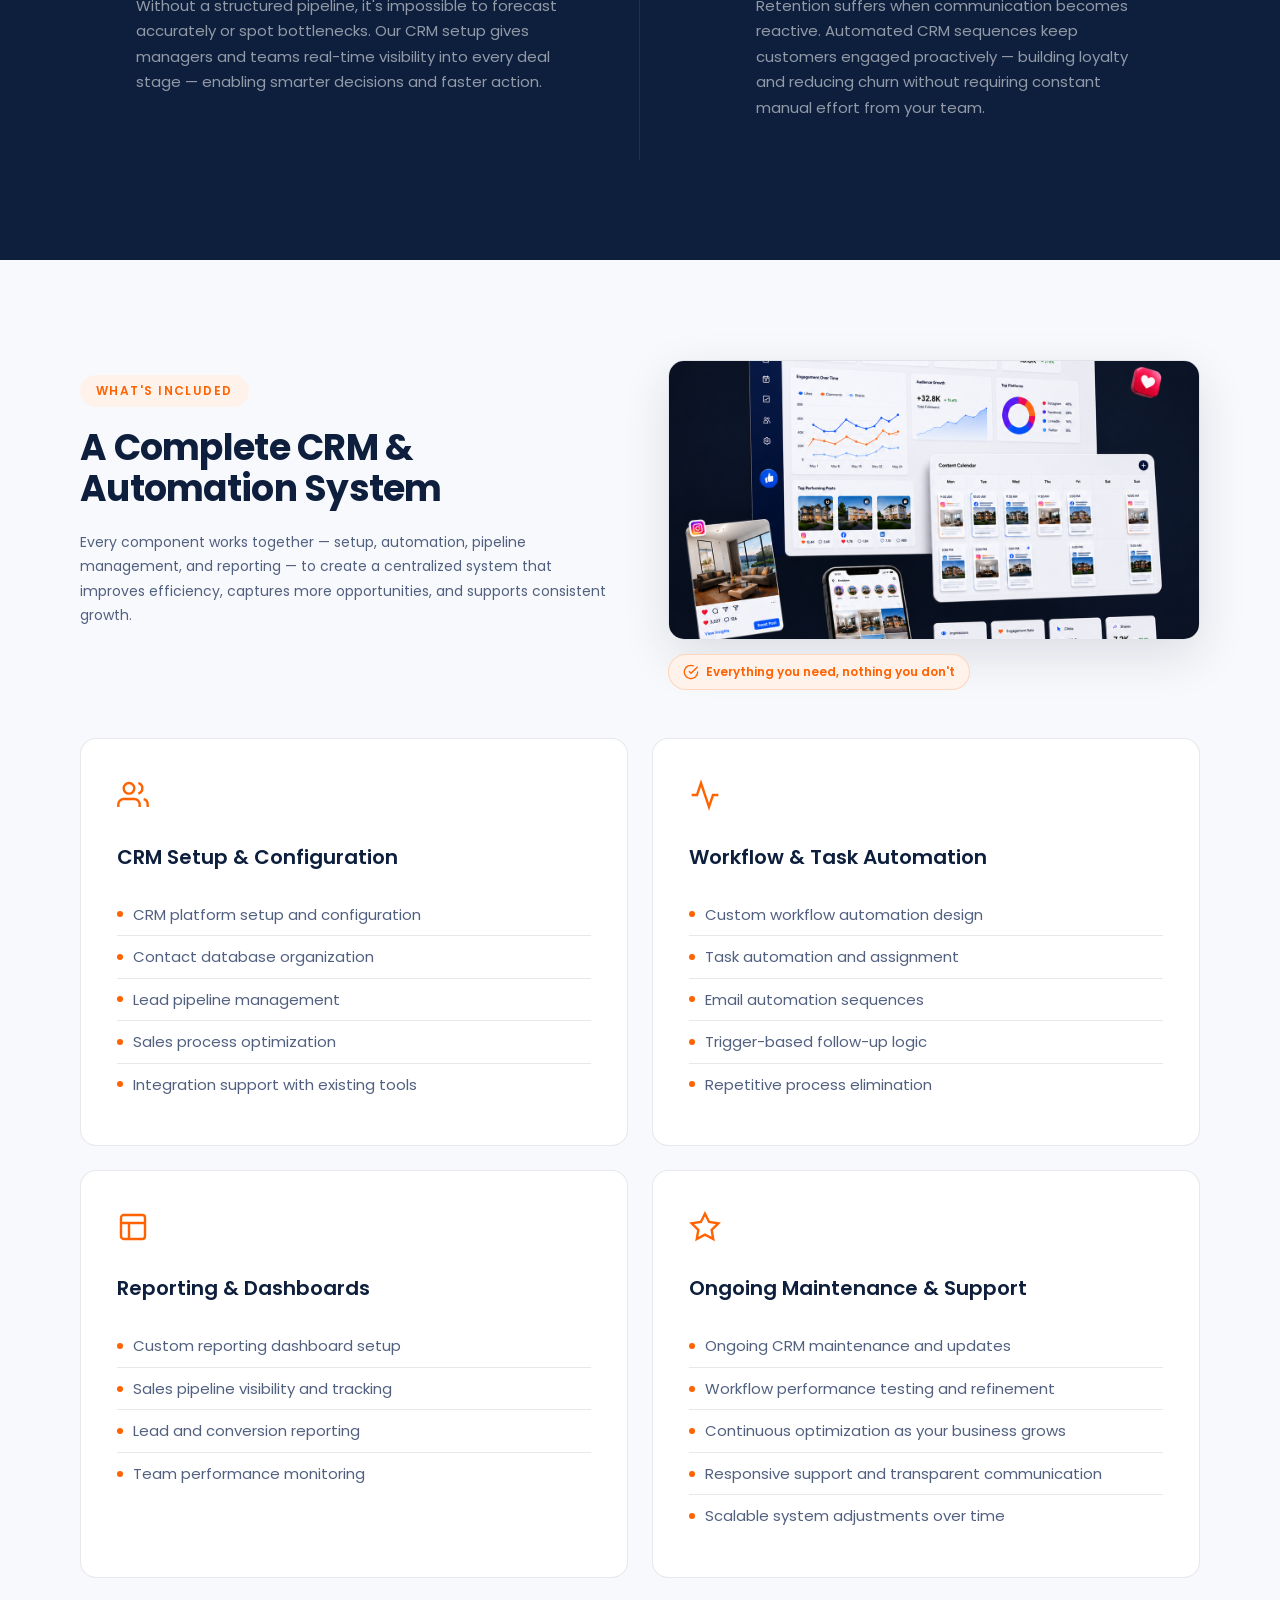
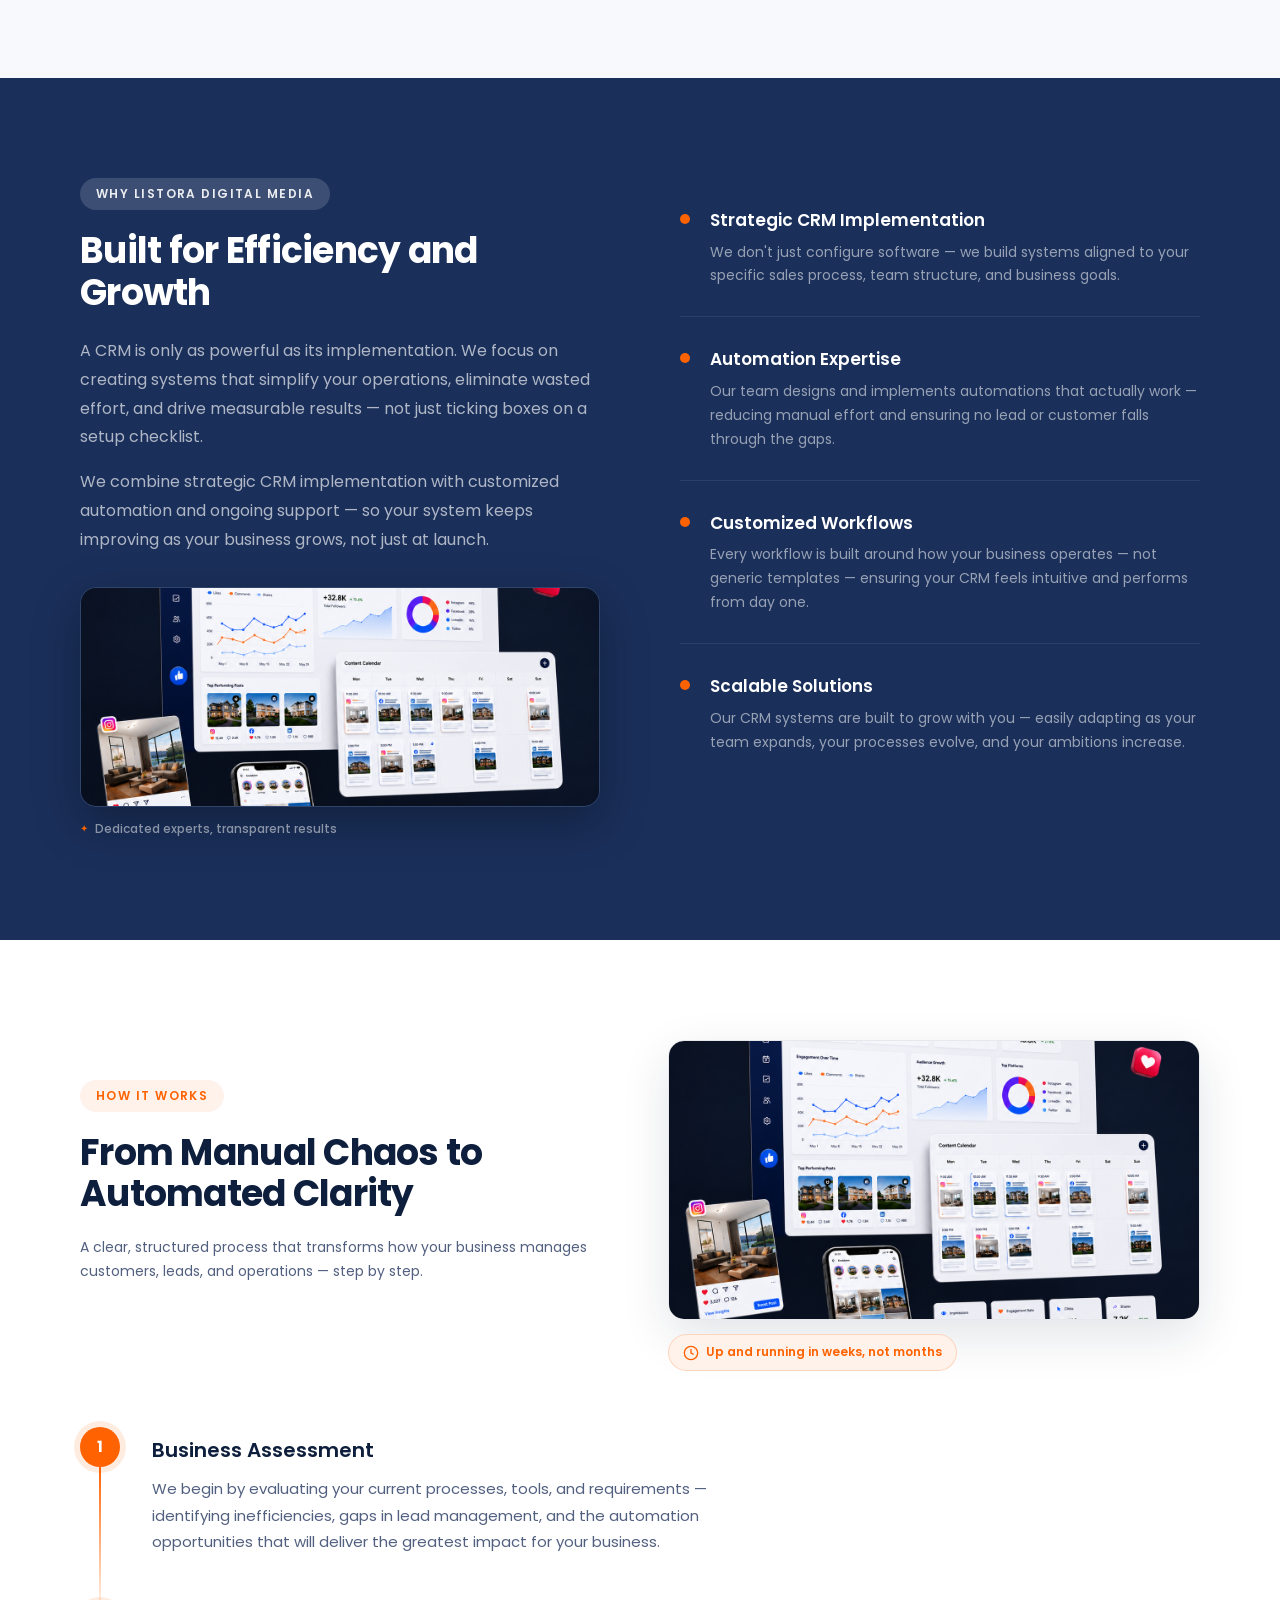
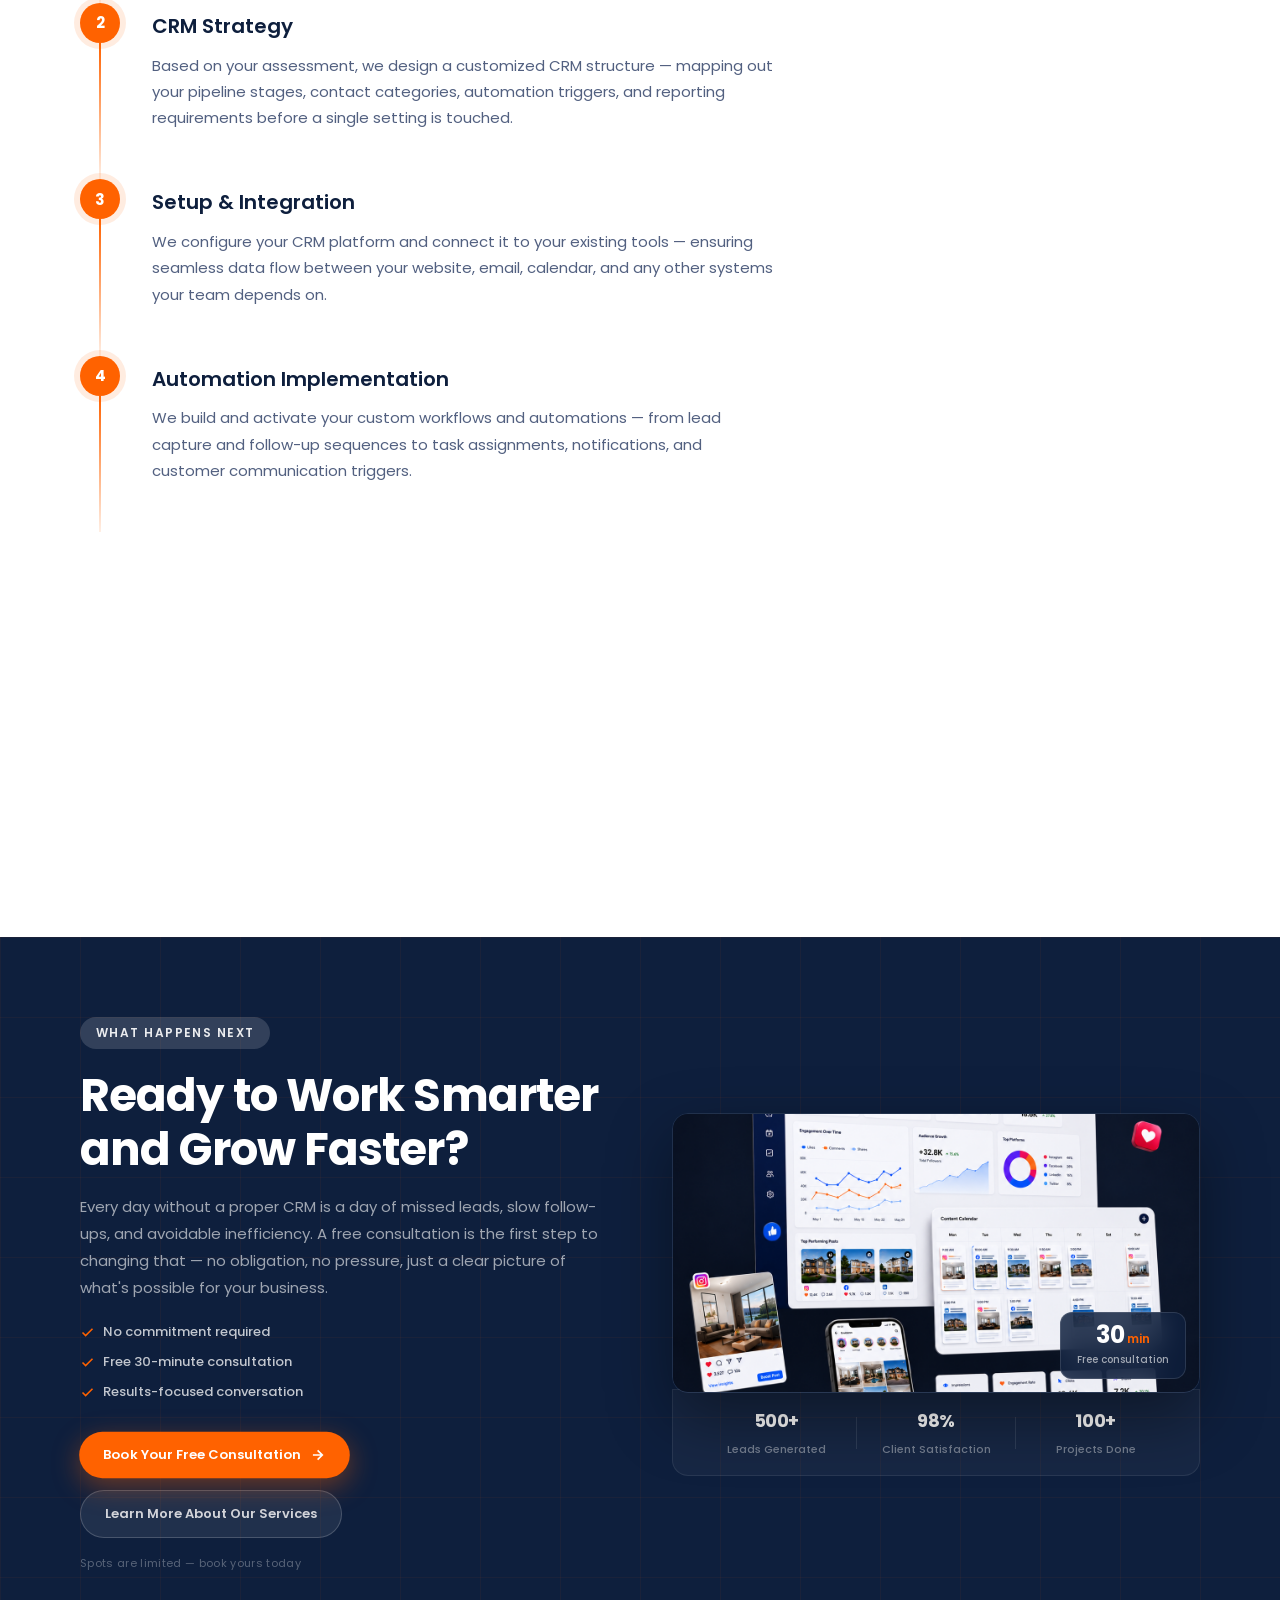
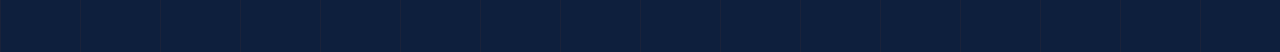
<file: crmmanagement.html>
<!DOCTYPE html>
<html lang="en">

<head>
    <meta charset="UTF-8">
    <meta name="viewport" content="width=device-width, initial-scale=1.0">
    <title>CRM Management & Automation — Listora Digital Media</title>
    <link rel="preconnect" href="https://fonts.googleapis.com">
    <link rel="preconnect" href="https://fonts.gstatic.com" crossorigin>
    <link href="https://fonts.googleapis.com/css2?family=Poppins:wght@400;500;600;700;800&display=swap"
        rel="stylesheet">
    <link rel="stylesheet" href="anim.css">
</head>

<body>

    <!-- Back Button -->
    <button class="back-btn" onclick="history.back()">
        <svg width="18" height="18" viewBox="0 0 24 24" fill="none" stroke="currentColor" stroke-width="2"
            stroke-linecap="round" stroke-linejoin="round">
            <path d="M19 12H5M12 5l-7 7 7 7" />
        </svg>
        Back
    </button>

    <!-- ═══════════════════════════════════════════════════
         HERO SECTION — Premium Two-Column Layout
    ════════════════════════════════════════════════════ -->
    <section class="hero" data-animate="hero">

        <!-- Background layers -->
        <div class="hero-bg-grid"></div>
        <div class="hero-bg-radial"></div>
        <div class="hero-bg-noise"></div>

        <div class="hero-layout container">

            <!-- ── LEFT COLUMN: Content ───────────────── -->
            <div class="hero-content">

                <!-- Badge -->
                <div class="hero-badge" data-hero-reveal="badge">
                    <span class="hero-badge-dot"></span>
                    <span>CRM Management & Automation</span>
                    <span class="hero-badge-arrow">↗</span>
                </div>

                <!-- Heading -->
                <h1 class="hero-title" data-hero-reveal="heading">
                    <span class="hero-word">Work</span>
                    <span class="hero-word hero-word--break">Smarter,</span>
                    <span class="hero-word hero-word--accent">Grow</span>
                    <span class="hero-word hero-word--accent">Faster</span>
                </h1>

                <!-- Description -->
                <p class="hero-desc" data-hero-reveal="desc">
                    CRM Management & Automation helps businesses organize customer information, streamline
                    workflows, automate repetitive tasks, and improve customer relationships — so your team
                    spends less time managing systems and more time generating revenue.
                </p>

                <!-- CTA Buttons -->
                <div class="hero-ctas" data-hero-reveal="ctas">
                    <a href="#" class="hero-btn hero-btn--primary">
                        <span>Book a Free Consultation</span>
                        <svg width="18" height="18" viewBox="0 0 24 24" fill="none" stroke="currentColor"
                            stroke-width="2.5">
                            <path d="M5 12h14M12 5l7 7-7 7" />
                        </svg>
                    </a>
                    <a href="#" class="hero-btn hero-btn--secondary">
                        <svg width="16" height="16" viewBox="0 0 24 24" fill="none" stroke="currentColor"
                            stroke-width="2">
                            <circle cx="12" cy="12" r="10" />
                            <polygon points="10 8 16 12 10 16 10 8" fill="currentColor" stroke="none" />
                        </svg>
                        <span>See How It Works</span>
                    </a>
                </div>

                <!-- Trust Indicators -->
                <div class="hero-trust" data-hero-reveal="trust">
                    <div class="trust-divider"></div>
                    <div class="trust-stats">
                        <div class="trust-stat">
                            <span class="trust-stat__number" data-count="500">0</span>
                            <span class="trust-stat__suffix">+</span>
                            <span class="trust-stat__label">Leads Generated</span>
                        </div>
                        <div class="trust-stat-sep"></div>
                        <div class="trust-stat">
                            <span class="trust-stat__number" data-count="100">0</span>
                            <span class="trust-stat__suffix">+</span>
                            <span class="trust-stat__label">Projects Completed</span>
                        </div>
                        <div class="trust-stat-sep"></div>
                        <div class="trust-stat">
                            <span class="trust-stat__number" data-count="98">0</span>
                            <span class="trust-stat__suffix">%</span>
                            <span class="trust-stat__label">Client Satisfaction</span>
                        </div>
                    </div>
                </div>

            </div>

            <!-- ── RIGHT COLUMN: Visuals ──────────────── -->
            <div class="hero-visual" data-hero-reveal="visual">

                <!-- Glow orbs behind image -->
                <div class="hero-glow hero-glow--orange"></div>
                <div class="hero-glow hero-glow--navy"></div>

                <!-- Main hero image -->
                <div class="hero-image-frame">
                    <div class="hero-image-border"></div>
                    <img src="s1.png" alt="Listora Digital Media" class="hero-main-image">
                    <div class="hero-image-overlay"></div>
                </div>

                <!-- Floating card 1 — Lead Pipeline -->
                <div class="floating-card floating-1" data-hero-reveal="card1">
                    <div class="floating-card__icon floating-card__icon--orange">
                        <svg width="18" height="18" viewBox="0 0 24 24" fill="none" stroke="currentColor"
                            stroke-width="2">
                            <path d="M17 21v-2a4 4 0 00-4-4H5a4 4 0 00-4 4v2" />
                            <circle cx="9" cy="7" r="4" />
                            <path d="M23 21v-2a4 4 0 00-3-3.87M16 3.13a4 4 0 010 7.75" />
                        </svg>
                    </div>
                    <div class="floating-card__body">
                        <div class="floating-card__text">
                            <span class="floating-card__title">Lead Pipeline</span>
                            <span class="floating-card__sub">↑ 98% follow-up rate</span>
                        </div>
                    </div>
                    <div class="floating-card__badge floating-card__badge--green">Live</div>
                </div>

                <!-- Floating card 2 — Workflow Automation -->
                <div class="floating-card floating-2" data-hero-reveal="card2">
                    <div class="floating-card__icon floating-card__icon--blue">
                        <svg width="18" height="18" viewBox="0 0 24 24" fill="none" stroke="currentColor"
                            stroke-width="2">
                            <polyline points="22 12 18 12 15 21 9 3 6 12 2 12" />
                        </svg>
                    </div>
                    <div class="floating-card__body">
                        <div class="floating-card__text">
                            <span class="floating-card__title">Automation</span>
                            <span class="floating-card__sub">+3.8K tasks saved</span>
                        </div>
                    </div>
                    <div class="floating-card__sparkline">
                        <svg width="60" height="24" viewBox="0 0 60 24" fill="none">
                            <polyline points="0,20 10,16 20,12 30,8 40,10 50,4 60,2" stroke="#ff6200" stroke-width="2"
                                stroke-linecap="round" stroke-linejoin="round" fill="none" />
                        </svg>
                    </div>
                </div>

                <!-- Floating card 3 — Dashboard -->
                <div class="floating-card floating-3" data-hero-reveal="card3">
                    <div class="floating-card__icon floating-card__icon--purple">
                        <svg width="18" height="18" viewBox="0 0 24 24" fill="none" stroke="currentColor"
                            stroke-width="2">
                            <rect x="3" y="3" width="18" height="18" rx="2" />
                            <path d="M3 9h18M9 21V9" />
                        </svg>
                    </div>
                    <div class="floating-card__body">
                        <div class="floating-card__text">
                            <span class="floating-card__title">Reporting Dashboard</span>
                            <span class="floating-card__sub">Updated just now</span>
                        </div>
                    </div>
                </div>

                <!-- Floating card 4 — Sales Growth -->
                <div class="floating-card floating-4" data-hero-reveal="card4">
                    <div class="floating-card__icon floating-card__icon--teal">
                        <svg width="18" height="18" viewBox="0 0 24 24" fill="none" stroke="currentColor"
                            stroke-width="2">
                            <polyline points="23 6 13.5 15.5 8.5 10.5 1 18" />
                            <polyline points="17 6 23 6 23 12" />
                        </svg>
                    </div>
                    <div class="floating-card__body">
                        <div class="floating-card__text">
                            <span class="floating-card__title">Sales Growth</span>
                            <span class="floating-card__sub">↑ 41% this quarter</span>
                        </div>
                    </div>
                </div>

                <!-- Decorative ring -->
                <div class="hero-deco-ring hero-deco-ring--1" aria-hidden="true"></div>
                <div class="hero-deco-ring hero-deco-ring--2" aria-hidden="true"></div>

            </div>
        </div>

    </section>

    <!-- What's in it for Me -->
    <section class="benefits" data-animate="section">
        <div class="container">
            <div class="benefits-header">
                <div class="benefits-header-text">
                    <div class="section-tag" data-reveal>What's In It For You</div>
                    <h2 class="section-title" data-reveal>Business Outcomes That Move the Needle</h2>
                    <p class="section-intro" data-reveal>
                        A properly managed CRM can transform the way your business operates. Instead of
                        managing everything manually, your business runs with efficiency and consistency —
                        capturing more opportunities and losing fewer leads.
                    </p>
                </div>
                <div class="benefits-header-image" data-reveal>
                    <img src="s1.png" alt="CRM Management Benefits" class="section-feature-img">
                    <div class="section-img-badge">
                        <svg width="16" height="16" viewBox="0 0 24 24" fill="none" stroke="currentColor"
                            stroke-width="2">
                            <polyline points="23 6 13.5 15.5 8.5 10.5 1 18" />
                            <polyline points="17 6 23 6 23 12" />
                        </svg>
                        Less manual work, more revenue
                    </div>
                </div>
            </div>
            <div class="benefits-grid">
                <div class="benefit-card" data-reveal data-delay="0">
                    <div class="benefit-icon">
                        <svg width="28" height="28" viewBox="0 0 24 24" fill="none" stroke="currentColor"
                            stroke-width="1.8">
                            <path d="M17 21v-2a4 4 0 00-4-4H5a4 4 0 00-4 4v2" />
                            <circle cx="9" cy="7" r="4" />
                            <path d="M23 21v-2a4 4 0 00-3-3.87" />
                            <path d="M16 3.13a4 4 0 010 7.75" />
                        </svg>
                    </div>
                    <h3>Improved Lead Management</h3>
                    <p>Every lead is captured, categorized, and tracked in one centralized system — ensuring
                        no opportunity slips through the cracks and every prospect receives timely attention.</p>
                </div>
                <div class="benefit-card" data-reveal data-delay="100">
                    <div class="benefit-icon">
                        <svg width="28" height="28" viewBox="0 0 24 24" fill="none" stroke="currentColor"
                            stroke-width="1.8">
                            <circle cx="12" cy="12" r="10" />
                            <polyline points="12 6 12 12 16 14" />
                        </svg>
                    </div>
                    <h3>Faster Follow-Ups</h3>
                    <p>Automated follow-up sequences ensure prospects hear from you at exactly the right
                        moment — increasing conversion rates without adding to your team's manual workload.</p>
                </div>
                <div class="benefit-card" data-reveal data-delay="200">
                    <div class="benefit-icon">
                        <svg width="28" height="28" viewBox="0 0 24 24" fill="none" stroke="currentColor"
                            stroke-width="1.8">
                            <polyline points="23 6 13.5 15.5 8.5 10.5 1 18" />
                            <polyline points="17 6 23 6 23 12" />
                        </svg>
                    </div>
                    <h3>Increased Sales Opportunities</h3>
                    <p>A well-structured CRM pipeline gives your team full visibility into every deal —
                        making it easier to prioritize, act, and close more business consistently.</p>
                </div>
                <div class="benefit-card" data-reveal data-delay="300">
                    <div class="benefit-icon">
                        <svg width="28" height="28" viewBox="0 0 24 24" fill="none" stroke="currentColor"
                            stroke-width="1.8">
                            <path
                                d="M12 2l3.09 6.26L22 9.27l-5 4.87 1.18 6.88L12 17.77l-6.18 3.25L7 14.14 2 9.27l6.91-1.01L12 2z" />
                        </svg>
                    </div>
                    <h3>Better Customer Retention</h3>
                    <p>Organized customer data and automated communication help you nurture existing
                        relationships — keeping clients engaged and reducing churn over the long term.</p>
                </div>
                <div class="benefit-card" data-reveal data-delay="400">
                    <div class="benefit-icon">
                        <svg width="28" height="28" viewBox="0 0 24 24" fill="none" stroke="currentColor"
                            stroke-width="1.8">
                            <polyline points="22 12 18 12 15 21 9 3 6 12 2 12" />
                        </svg>
                    </div>
                    <h3>Reduced Manual Workload</h3>
                    <p>Repetitive tasks — follow-up emails, reminders, data entry, status updates — are
                        handled automatically, freeing your team to focus on high-value, revenue-generating
                        work.</p>
                </div>
                <div class="benefit-card" data-reveal data-delay="500">
                    <div class="benefit-icon">
                        <svg width="28" height="28" viewBox="0 0 24 24" fill="none" stroke="currentColor"
                            stroke-width="1.8">
                            <rect x="2" y="3" width="20" height="14" rx="2" />
                            <path d="M8 21h8M12 17v4" />
                        </svg>
                    </div>
                    <h3>Scalable Growth Systems</h3>
                    <p>Whether you're a solo operator or a growing team, our CRM systems scale with your
                        business — delivering the same consistency and efficiency at every stage of growth.</p>
                </div>
            </div><!-- /.benefits-grid -->
        </div>
    </section>

    <!-- Problems It Solves -->
    <section class="problems" data-animate="section">
        <div class="container">
            <div class="problems-top">
                <div class="problems-top-text">
                    <div class="section-tag light" data-reveal>What Problems It Solves</div>
                    <h2 class="section-title light" data-reveal>Sound Familiar?</h2>
                    <p class="section-intro light" data-reveal>
                        Most businesses are losing leads and revenue because their customer management
                        processes are fragmented, manual, or non-existent. These are the problems we fix.
                    </p>
                </div>
                <div class="problems-top-image" data-reveal>
                    <img src="s1.png" alt="Common CRM Problems" class="section-feature-img section-feature-img--light">
                    <div class="section-img-badge section-img-badge--light">
                        <svg width="16" height="16" viewBox="0 0 24 24" fill="none" stroke="currentColor"
                            stroke-width="2">
                            <circle cx="12" cy="12" r="10" />
                            <line x1="12" y1="8" x2="12" y2="12" />
                            <line x1="12" y1="16" x2="12.01" y2="16" />
                        </svg>
                        6 problems we eliminate for you
                    </div>
                </div>
            </div>
            <div class="problems-list">
                <div class="problem-item" data-reveal data-delay="0">
                    <div class="problem-number">01</div>
                    <div class="problem-content">
                        <h3>"We're missing leads because nothing is tracked properly."</h3>
                        <p>Without a centralized system, leads fall through the gaps — never followed up,
                            never converted. We build the structure that ensures every lead is captured,
                            assigned, and actioned without exception.</p>
                    </div>
                </div>
                <div class="problem-item" data-reveal data-delay="100">
                    <div class="problem-number">02</div>
                    <div class="problem-content">
                        <h3>"Our follow-up process is inconsistent and too slow."</h3>
                        <p>Delayed or missed follow-ups cost sales. Automated CRM workflows trigger the
                            right communication at the right time — so prospects are never left waiting
                            while your team is focused elsewhere.</p>
                    </div>
                </div>
                <div class="problem-item" data-reveal data-delay="200">
                    <div class="problem-number">03</div>
                    <div class="problem-content">
                        <h3>"Our customer data is scattered and disorganized."</h3>
                        <p>Spreadsheets, inboxes, and sticky notes are not a CRM. We consolidate all
                            your customer information into one organized, searchable system — giving
                            your team the clarity to act quickly and confidently.</p>
                    </div>
                </div>
                <div class="problem-item" data-reveal data-delay="300">
                    <div class="problem-number">04</div>
                    <div class="problem-content">
                        <h3>"We waste too much time on repetitive manual tasks."</h3>
                        <p>Data entry, reminders, status updates, and routine emails consume hours that
                            should be spent on revenue. We automate these workflows so your team's
                            energy goes where it matters most.</p>
                    </div>
                </div>
                <div class="problem-item" data-reveal data-delay="400">
                    <div class="problem-number">05</div>
                    <div class="problem-content">
                        <h3>"We have no clear visibility into our sales pipeline."</h3>
                        <p>Without a structured pipeline, it's impossible to forecast accurately or
                            spot bottlenecks. Our CRM setup gives managers and teams real-time visibility
                            into every deal stage — enabling smarter decisions and faster action.</p>
                    </div>
                </div>
                <div class="problem-item" data-reveal data-delay="500">
                    <div class="problem-number">06</div>
                    <div class="problem-content">
                        <h3>"We're losing customers because we're not staying in touch."</h3>
                        <p>Retention suffers when communication becomes reactive. Automated CRM sequences
                            keep customers engaged proactively — building loyalty and reducing churn
                            without requiring constant manual effort from your team.</p>
                    </div>
                </div>
            </div>
        </div>
    </section>

    <!-- What's Included -->
    <section class="included" data-animate="section">
        <div class="container">
            <div class="included-header">
                <div>
                    <div class="section-tag" data-reveal>What's Included</div>
                    <h2 class="section-title" data-reveal>A Complete CRM & Automation System</h2>
                    <p class="section-intro" data-reveal>
                        Every component works together — setup, automation, pipeline management, and
                        reporting — to create a centralized system that improves efficiency, captures
                        more opportunities, and supports consistent growth.
                    </p>
                </div>
                <div class="included-header-image" data-reveal>
                    <img src="s1.png" alt="Complete CRM Automation System" class="section-feature-img">
                    <div class="section-img-badge">
                        <svg width="16" height="16" viewBox="0 0 24 24" fill="none" stroke="currentColor"
                            stroke-width="2">
                            <path d="M22 11.08V12a10 10 0 11-5.93-9.14" />
                            <polyline points="22 4 12 14.01 9 11.01" />
                        </svg>
                        Everything you need, nothing you don't
                    </div>
                </div>
            </div>
            <div class="included-grid">
                <div class="included-card" data-reveal data-delay="0">
                    <div class="included-icon">
                        <svg width="32" height="32" viewBox="0 0 24 24" fill="none" stroke="#ff6200" stroke-width="1.8">
                            <path d="M17 21v-2a4 4 0 00-4-4H5a4 4 0 00-4 4v2" />
                            <circle cx="9" cy="7" r="4" />
                            <path d="M23 21v-2a4 4 0 00-3-3.87" />
                            <path d="M16 3.13a4 4 0 010 7.75" />
                        </svg>
                    </div>
                    <h3>CRM Setup & Configuration</h3>
                    <ul>
                        <li>CRM platform setup and configuration</li>
                        <li>Contact database organization</li>
                        <li>Lead pipeline management</li>
                        <li>Sales process optimization</li>
                        <li>Integration support with existing tools</li>
                    </ul>
                </div>
                <div class="included-card" data-reveal data-delay="150">
                    <div class="included-icon">
                        <svg width="32" height="32" viewBox="0 0 24 24" fill="none" stroke="#ff6200" stroke-width="1.8">
                            <polyline points="22 12 18 12 15 21 9 3 6 12 2 12" />
                        </svg>
                    </div>
                    <h3>Workflow & Task Automation</h3>
                    <ul>
                        <li>Custom workflow automation design</li>
                        <li>Task automation and assignment</li>
                        <li>Email automation sequences</li>
                        <li>Trigger-based follow-up logic</li>
                        <li>Repetitive process elimination</li>
                    </ul>
                </div>
                <div class="included-card" data-reveal data-delay="300">
                    <div class="included-icon">
                        <svg width="32" height="32" viewBox="0 0 24 24" fill="none" stroke="#ff6200" stroke-width="1.8">
                            <rect x="3" y="3" width="18" height="18" rx="2" />
                            <path d="M3 9h18M9 21V9" />
                        </svg>
                    </div>
                    <h3>Reporting & Dashboards</h3>
                    <ul>
                        <li>Custom reporting dashboard setup</li>
                        <li>Sales pipeline visibility and tracking</li>
                        <li>Lead and conversion reporting</li>
                        <li>Team performance monitoring</li>
                    </ul>
                </div>
                <div class="included-card" data-reveal data-delay="450">
                    <div class="included-icon">
                        <svg width="32" height="32" viewBox="0 0 24 24" fill="none" stroke="#ff6200" stroke-width="1.8">
                            <path
                                d="M12 2l3.09 6.26L22 9.27l-5 4.87 1.18 6.88L12 17.77l-6.18 3.25L7 14.14 2 9.27l6.91-1.01L12 2z" />
                        </svg>
                    </div>
                    <h3>Ongoing Maintenance & Support</h3>
                    <ul>
                        <li>Ongoing CRM maintenance and updates</li>
                        <li>Workflow performance testing and refinement</li>
                        <li>Continuous optimization as your business grows</li>
                        <li>Responsive support and transparent communication</li>
                        <li>Scalable system adjustments over time</li>
                    </ul>
                </div>
            </div>
        </div>
    </section>

    <!-- Why Trust Listora -->
    <section class="trust" data-animate="section">
        <div class="container">
            <div class="trust-inner">
                <div class="trust-left" data-reveal>
                    <div class="section-tag light">Why Listora Digital Media</div>
                    <h2 class="section-title light">Built for Efficiency and Growth</h2>
                    <p class="trust-body light">
                        A CRM is only as powerful as its implementation. We focus on creating systems that
                        simplify your operations, eliminate wasted effort, and drive measurable results —
                        not just ticking boxes on a setup checklist.
                    </p>
                    <p class="trust-body light">
                        We combine strategic CRM implementation with customized automation and ongoing
                        support — so your system keeps improving as your business grows, not just at
                        launch.
                    </p>
                    <div class="trust-left-image" data-reveal>
                        <img src="s1.png" alt="Listora Digital Media Team" class="trust-img">
                        <div class="trust-img-caption">
                            <span class="trust-img-caption__icon">✦</span>
                            Dedicated experts, transparent results
                        </div>
                    </div>
                </div>
                <div class="trust-right">
                    <div class="trust-pillar" data-reveal data-delay="0">
                        <div class="pillar-dot"></div>
                        <div>
                            <h4>Strategic CRM Implementation</h4>
                            <p>We don't just configure software — we build systems aligned to your specific
                                sales process, team structure, and business goals.</p>
                        </div>
                    </div>
                    <div class="trust-pillar" data-reveal data-delay="100">
                        <div class="pillar-dot"></div>
                        <div>
                            <h4>Automation Expertise</h4>
                            <p>Our team designs and implements automations that actually work — reducing
                                manual effort and ensuring no lead or customer falls through the gaps.</p>
                        </div>
                    </div>
                    <div class="trust-pillar" data-reveal data-delay="200">
                        <div class="pillar-dot"></div>
                        <div>
                            <h4>Customized Workflows</h4>
                            <p>Every workflow is built around how your business operates — not generic
                                templates — ensuring your CRM feels intuitive and performs from day one.</p>
                        </div>
                    </div>
                    <div class="trust-pillar" data-reveal data-delay="300">
                        <div class="pillar-dot"></div>
                        <div>
                            <h4>Scalable Solutions</h4>
                            <p>Our CRM systems are built to grow with you — easily adapting as your team
                                expands, your processes evolve, and your ambitions increase.</p>
                        </div>
                    </div>
                </div>
            </div>
        </div>
    </section>

    <!-- Process -->
    <section class="process" data-animate="section">
        <div class="container">
            <div class="process-header">
                <div class="process-header-text">
                    <div class="section-tag" data-reveal>How It Works</div>
                    <h2 class="section-title" data-reveal>From Manual Chaos to Automated Clarity</h2>
                    <p class="section-intro" data-reveal>A clear, structured process that transforms how your
                        business manages customers, leads, and operations — step by step.</p>
                </div>
                <div class="process-header-image" data-reveal>
                    <img src="s1.png" alt="Our Process Overview" class="section-feature-img">
                    <div class="section-img-badge">
                        <svg width="16" height="16" viewBox="0 0 24 24" fill="none" stroke="currentColor"
                            stroke-width="2">
                            <circle cx="12" cy="12" r="10" />
                            <polyline points="12 6 12 12 16 14" />
                        </svg>
                        Up and running in weeks, not months
                    </div>
                </div>
            </div>
            <div class="process-layout">
                <div class="process-steps">
                    <div class="process-step" data-reveal data-delay="0">
                        <div class="step-line"></div>
                        <div class="step-num">1</div>
                        <div class="step-body">
                            <h3>Business Assessment</h3>
                            <p>We begin by evaluating your current processes, tools, and requirements —
                                identifying inefficiencies, gaps in lead management, and the automation
                                opportunities that will deliver the greatest impact for your business.</p>
                        </div>
                    </div>
                    <div class="process-step" data-reveal data-delay="150">
                        <div class="step-line"></div>
                        <div class="step-num">2</div>
                        <div class="step-body">
                            <h3>CRM Strategy</h3>
                            <p>Based on your assessment, we design a customized CRM structure — mapping
                                out your pipeline stages, contact categories, automation triggers, and
                                reporting requirements before a single setting is touched.</p>
                        </div>
                    </div>
                    <div class="process-step" data-reveal data-delay="300">
                        <div class="step-line"></div>
                        <div class="step-num">3</div>
                        <div class="step-body">
                            <h3>Setup & Integration</h3>
                            <p>We configure your CRM platform and connect it to your existing tools —
                                ensuring seamless data flow between your website, email, calendar,
                                and any other systems your team depends on.</p>
                        </div>
                    </div>
                    <div class="process-step" data-reveal data-delay="450">
                        <div class="step-line"></div>
                        <div class="step-num">4</div>
                        <div class="step-body">
                            <h3>Automation Implementation</h3>
                            <p>We build and activate your custom workflows and automations — from lead
                                capture and follow-up sequences to task assignments, notifications,
                                and customer communication triggers.</p>
                        </div>
                    </div>
                    <div class="process-step" data-reveal data-delay="600">
                        <div class="step-line"></div>
                        <div class="step-num">5</div>
                        <div class="step-body">
                            <h3>Testing & Optimization</h3>
                            <p>Every workflow and automation is thoroughly tested before going live —
                                and refined based on real performance data to ensure everything runs
                                exactly as intended from day one.</p>
                        </div>
                    </div>
                    <div class="process-step last" data-reveal data-delay="750">
                        <div class="step-num">6</div>
                        <div class="step-body">
                            <h3>Ongoing Growth Support</h3>
                            <p>We continue monitoring, maintaining, and improving your CRM system as
                                your business evolves — making adjustments that keep your operations
                                efficient and your growth on track.</p>
                        </div>
                    </div>
                </div>
            </div>
        </div>
    </section>

    <!-- CTA -->
    <section class="cta" data-animate="section">
        <div class="cta-grid-bg"></div>
        <div class="container">
            <div class="cta-inner">

                <!-- Left: text + actions -->
                <div class="cta-left" data-reveal>
                    <div class="section-tag light">What Happens Next</div>
                    <h2 class="cta-title">Ready to Work Smarter and Grow Faster?</h2>
                    <p class="cta-body">
                        Every day without a proper CRM is a day of missed leads, slow follow-ups, and
                        avoidable inefficiency. A free consultation is the first step to changing that —
                        no obligation, no pressure, just a clear picture of what's possible for your
                        business.
                    </p>

                    <!-- Trust micro-signals -->
                    <ul class="cta-trust-list">
                        <li>
                            <svg width="15" height="15" viewBox="0 0 24 24" fill="none" stroke="currentColor"
                                stroke-width="2.5">
                                <polyline points="20 6 9 17 4 12" />
                            </svg>
                            No commitment required
                        </li>
                        <li>
                            <svg width="15" height="15" viewBox="0 0 24 24" fill="none" stroke="currentColor"
                                stroke-width="2.5">
                                <polyline points="20 6 9 17 4 12" />
                            </svg>
                            Free 30-minute consultation
                        </li>
                        <li>
                            <svg width="15" height="15" viewBox="0 0 24 24" fill="none" stroke="currentColor"
                                stroke-width="2.5">
                                <polyline points="20 6 9 17 4 12" />
                            </svg>
                            Results-focused conversation
                        </li>
                    </ul>

                    <div class="cta-actions">
                        <a href="#" class="cta-btn primary">
                            Book Your Free Consultation
                            <svg width="16" height="16" viewBox="0 0 24 24" fill="none" stroke="currentColor"
                                stroke-width="2.5">
                                <path d="M5 12h14M12 5l7 7-7 7" />
                            </svg>
                        </a>
                        <a href="#" class="cta-btn secondary">Learn More About Our Services</a>
                    </div>
                    <p class="cta-note">Spots are limited — book yours today</p>
                </div>

                <!-- Right: image card -->
                <div class="cta-right" data-reveal>
                    <div class="cta-image-wrap">
                        <img src="s1.png" alt="Free CRM Consultation" class="cta-feature-img">
                        <div class="cta-feature-overlay">
                            <div class="cta-feature-stat">
                                <span class="cta-feature-stat__number">30</span>
                                <span class="cta-feature-stat__unit">min</span>
                            </div>
                            <span class="cta-feature-stat__label">Free consultation</span>
                        </div>
                    </div>

                    <!-- Stats row below image -->
                    <div class="cta-stats">
                        <div class="cta-stat">
                            <span class="cta-stat__num">500+</span>
                            <span class="cta-stat__lbl">Leads Generated</span>
                        </div>
                        <div class="cta-stat-sep"></div>
                        <div class="cta-stat">
                            <span class="cta-stat__num">98%</span>
                            <span class="cta-stat__lbl">Client Satisfaction</span>
                        </div>
                        <div class="cta-stat-sep"></div>
                        <div class="cta-stat">
                            <span class="cta-stat__num">100+</span>
                            <span class="cta-stat__lbl">Projects Done</span>
                        </div>
                    </div>
                </div>

            </div>
        </div>
    </section>

    <script src="animations.js"></script>
</body>

</html>
</file>
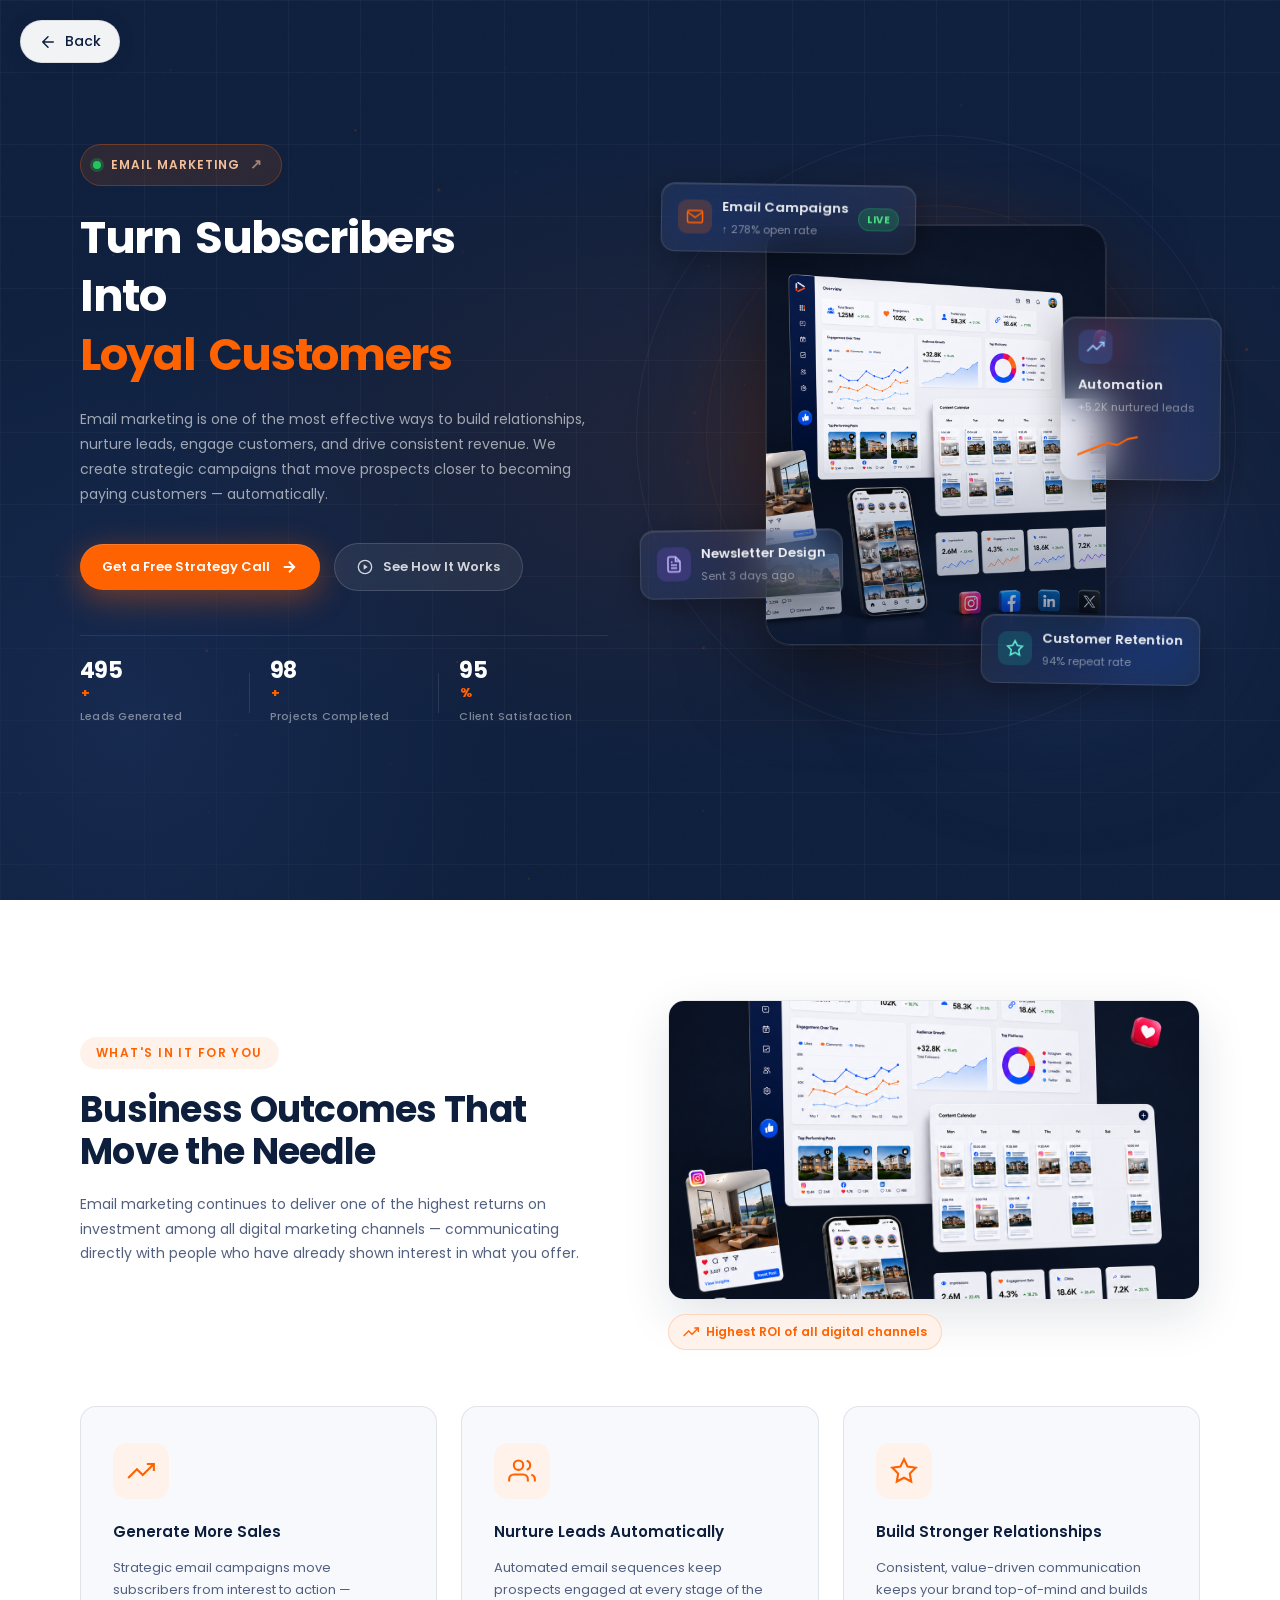
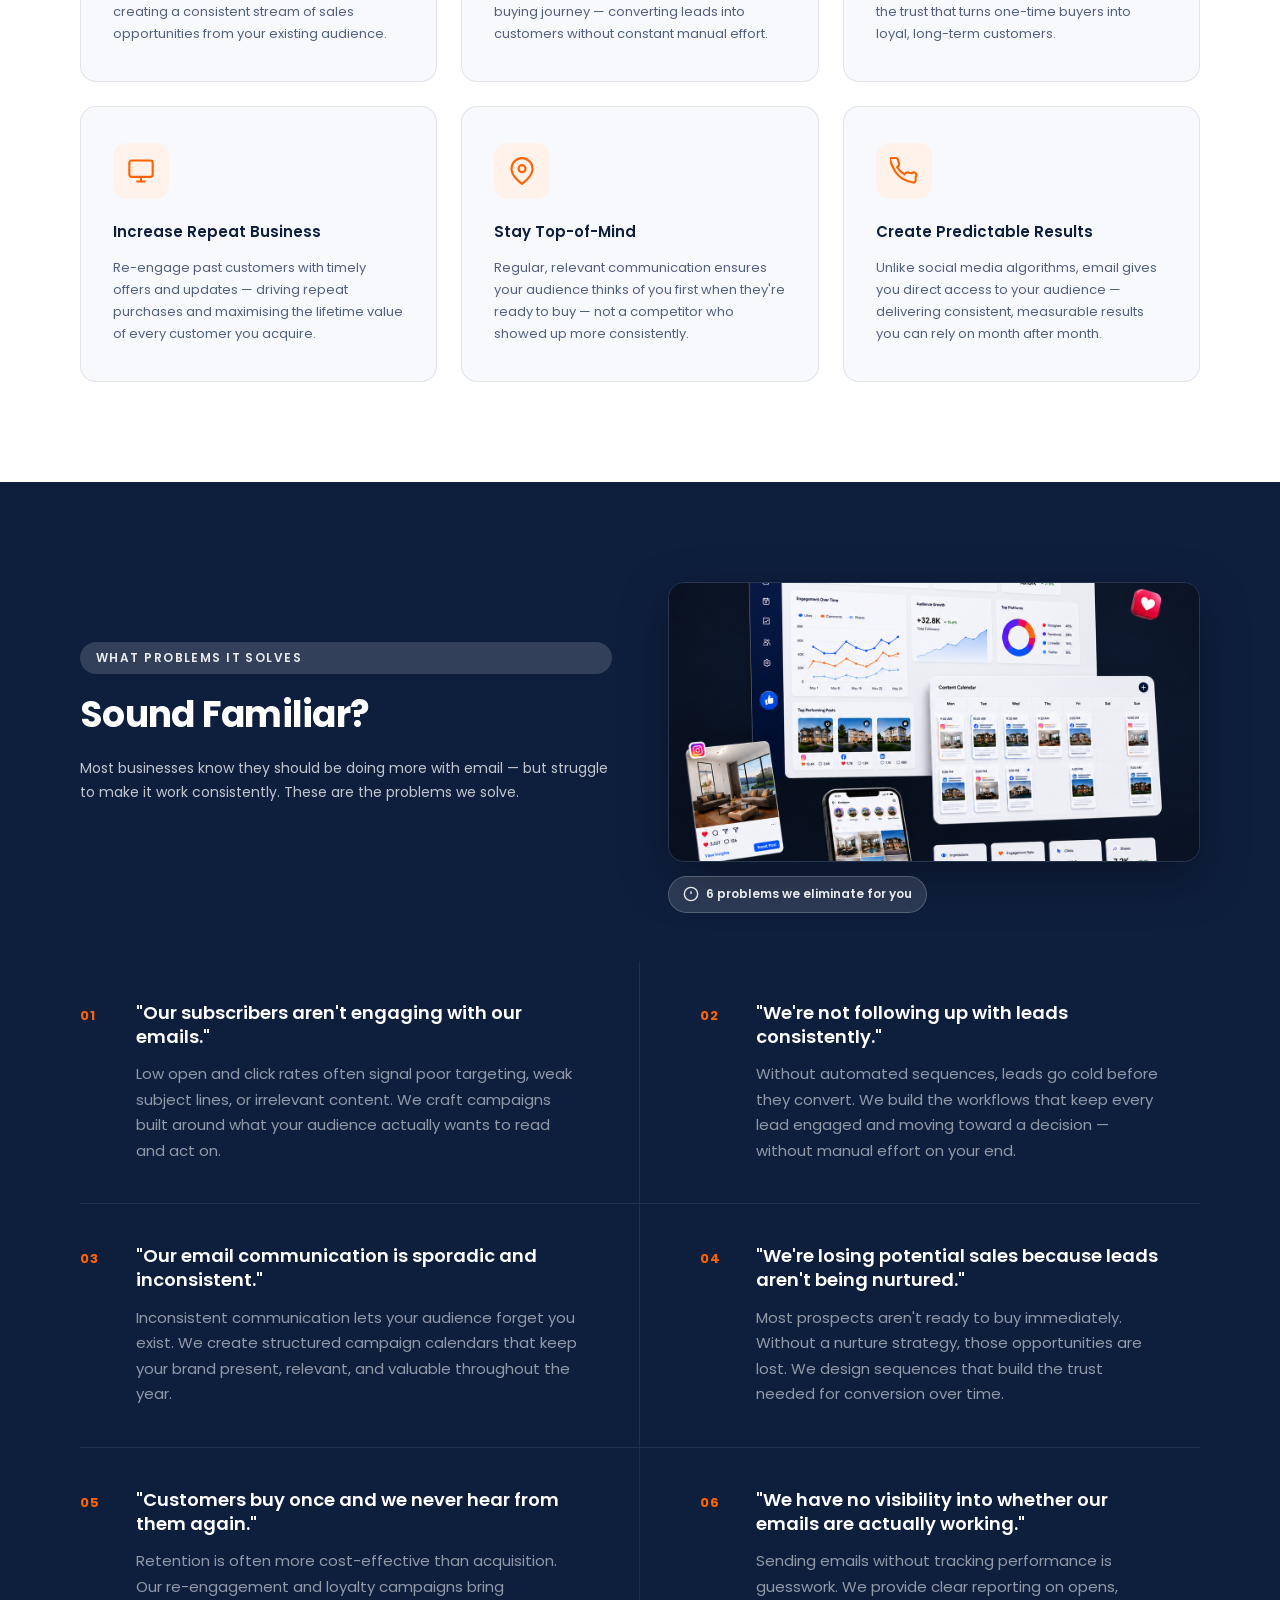
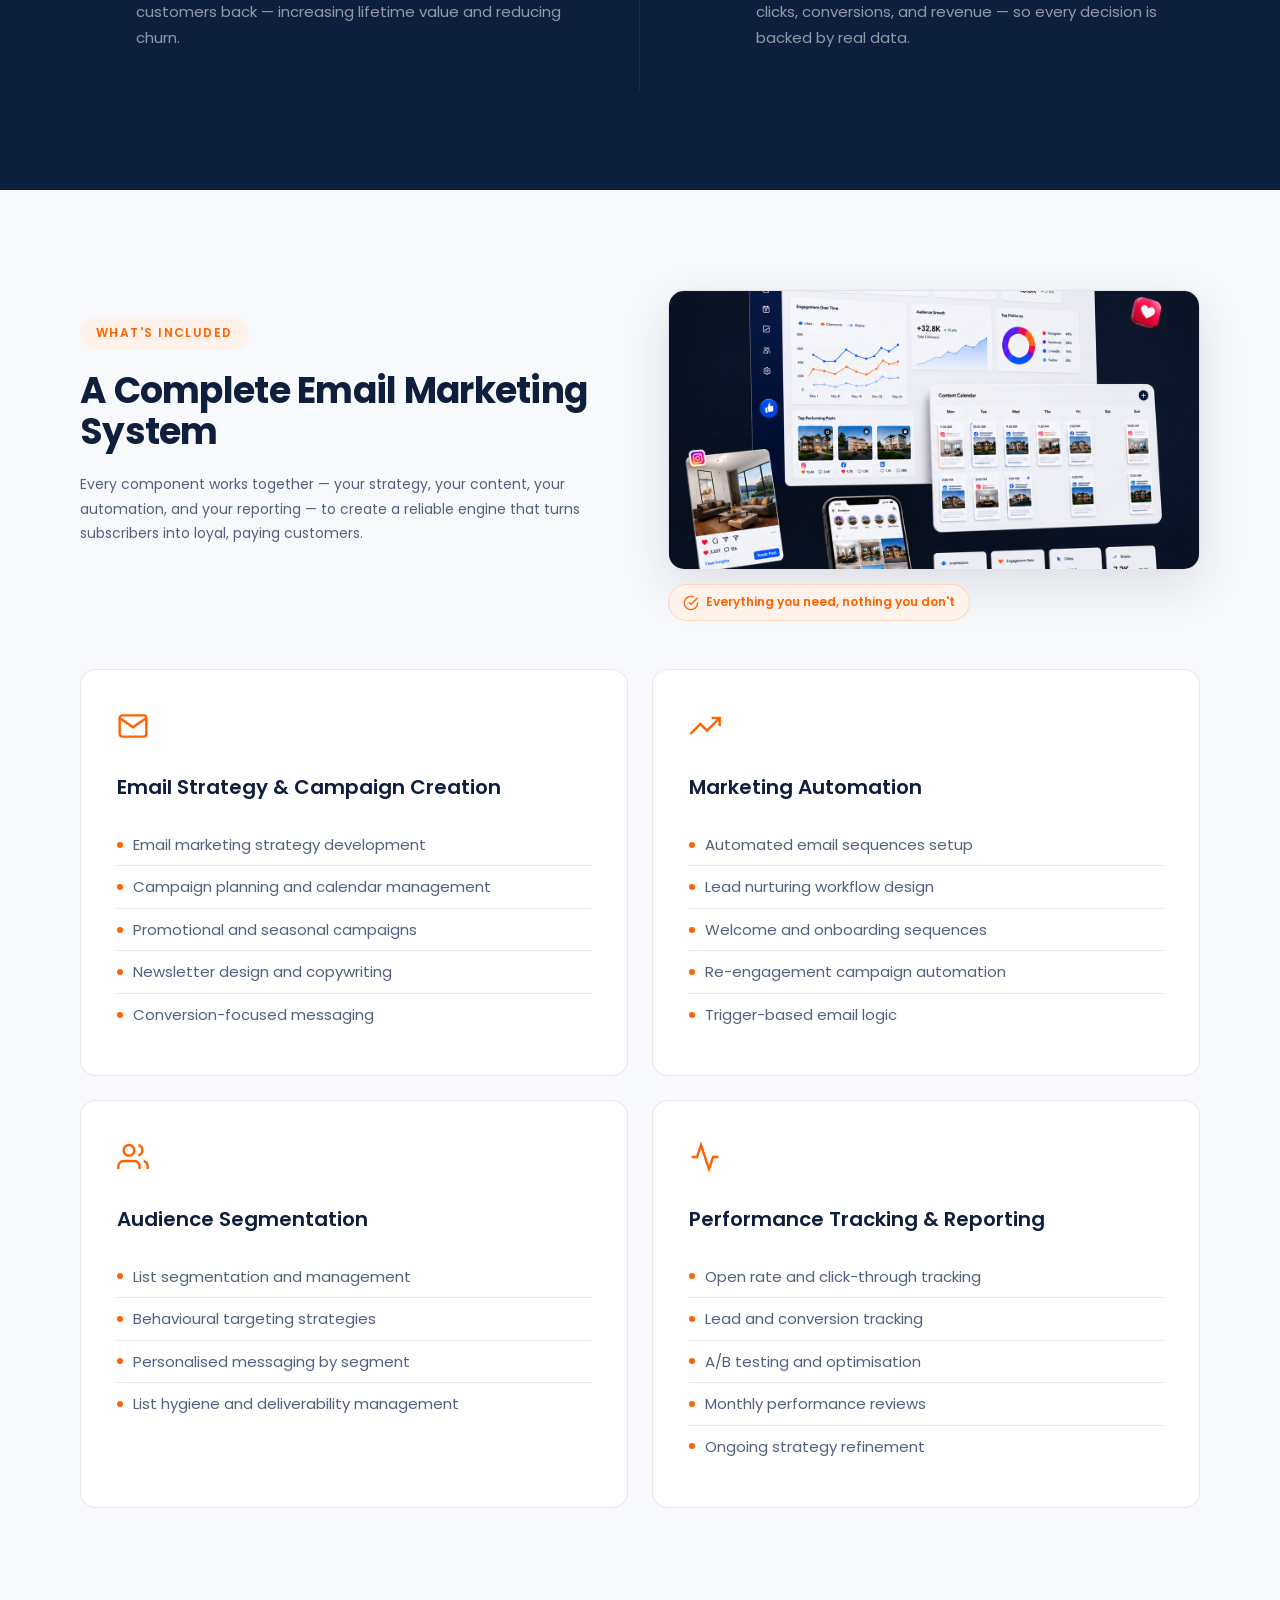
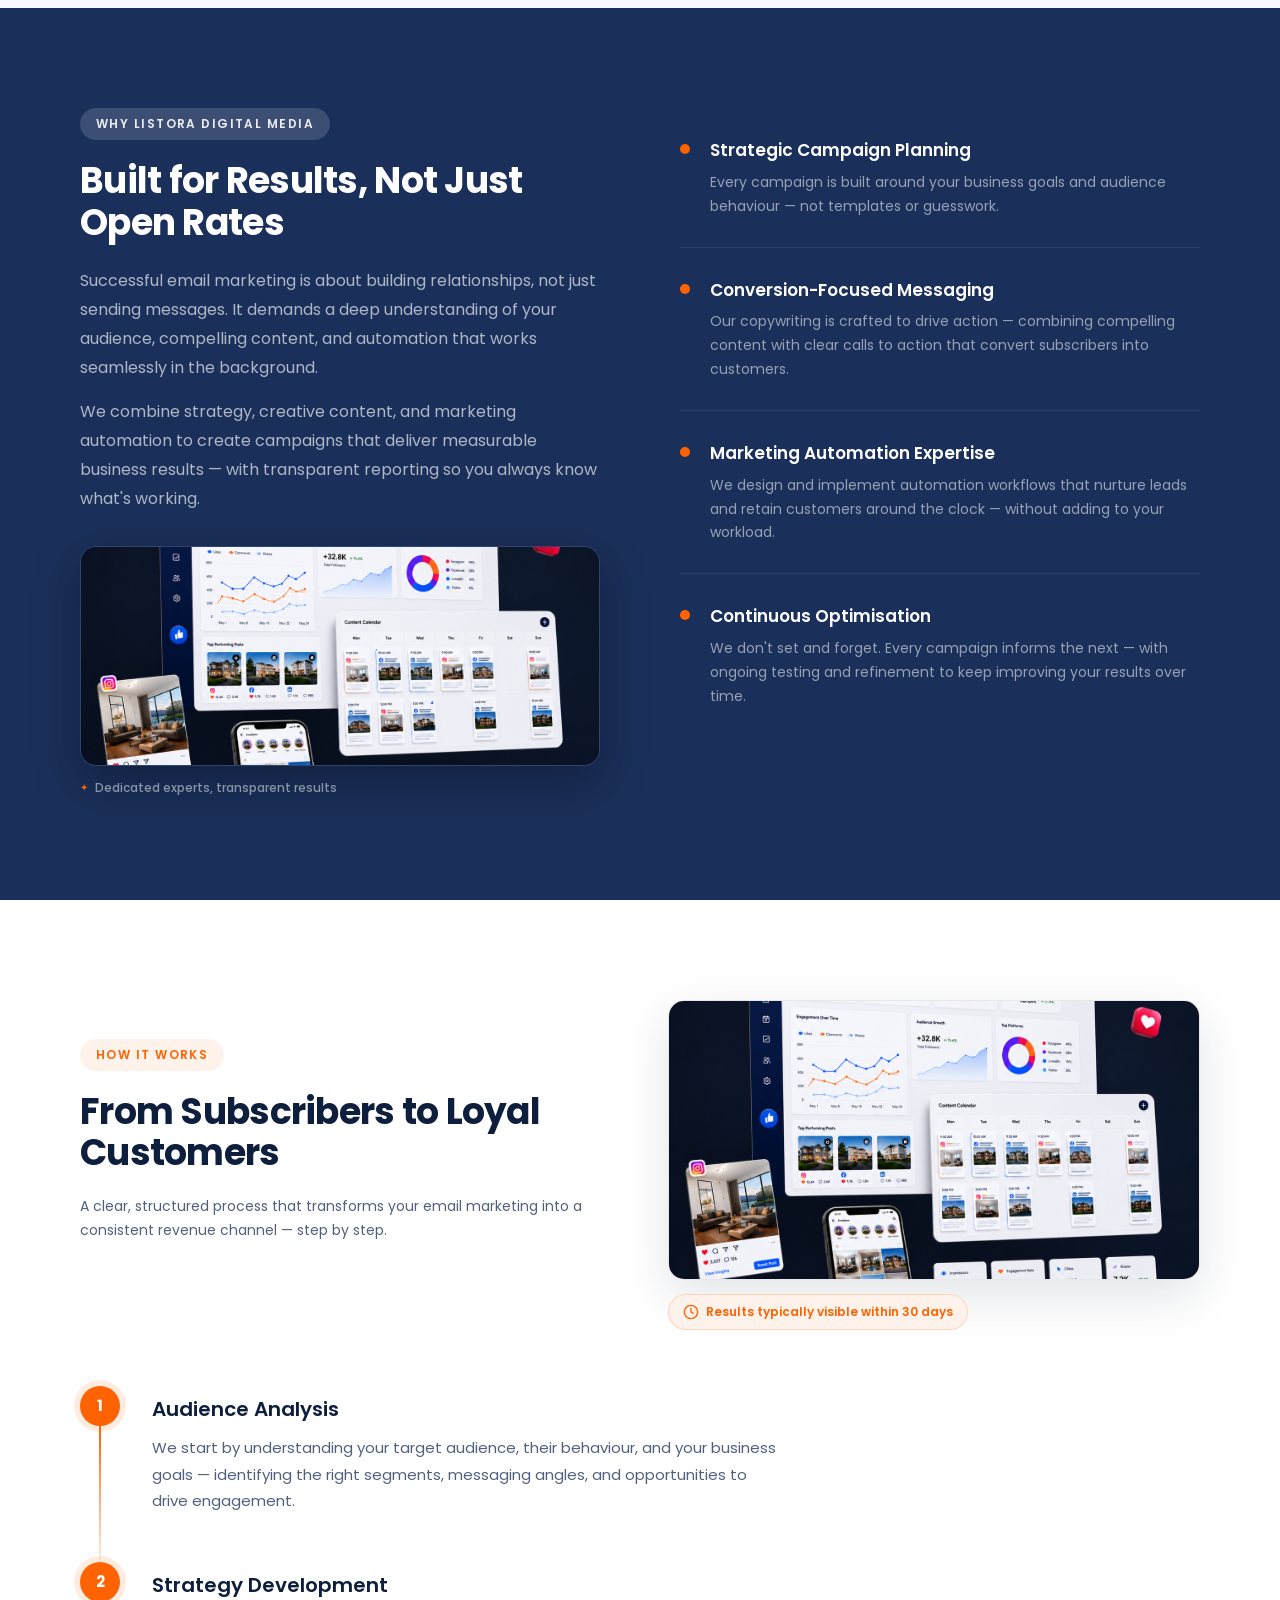
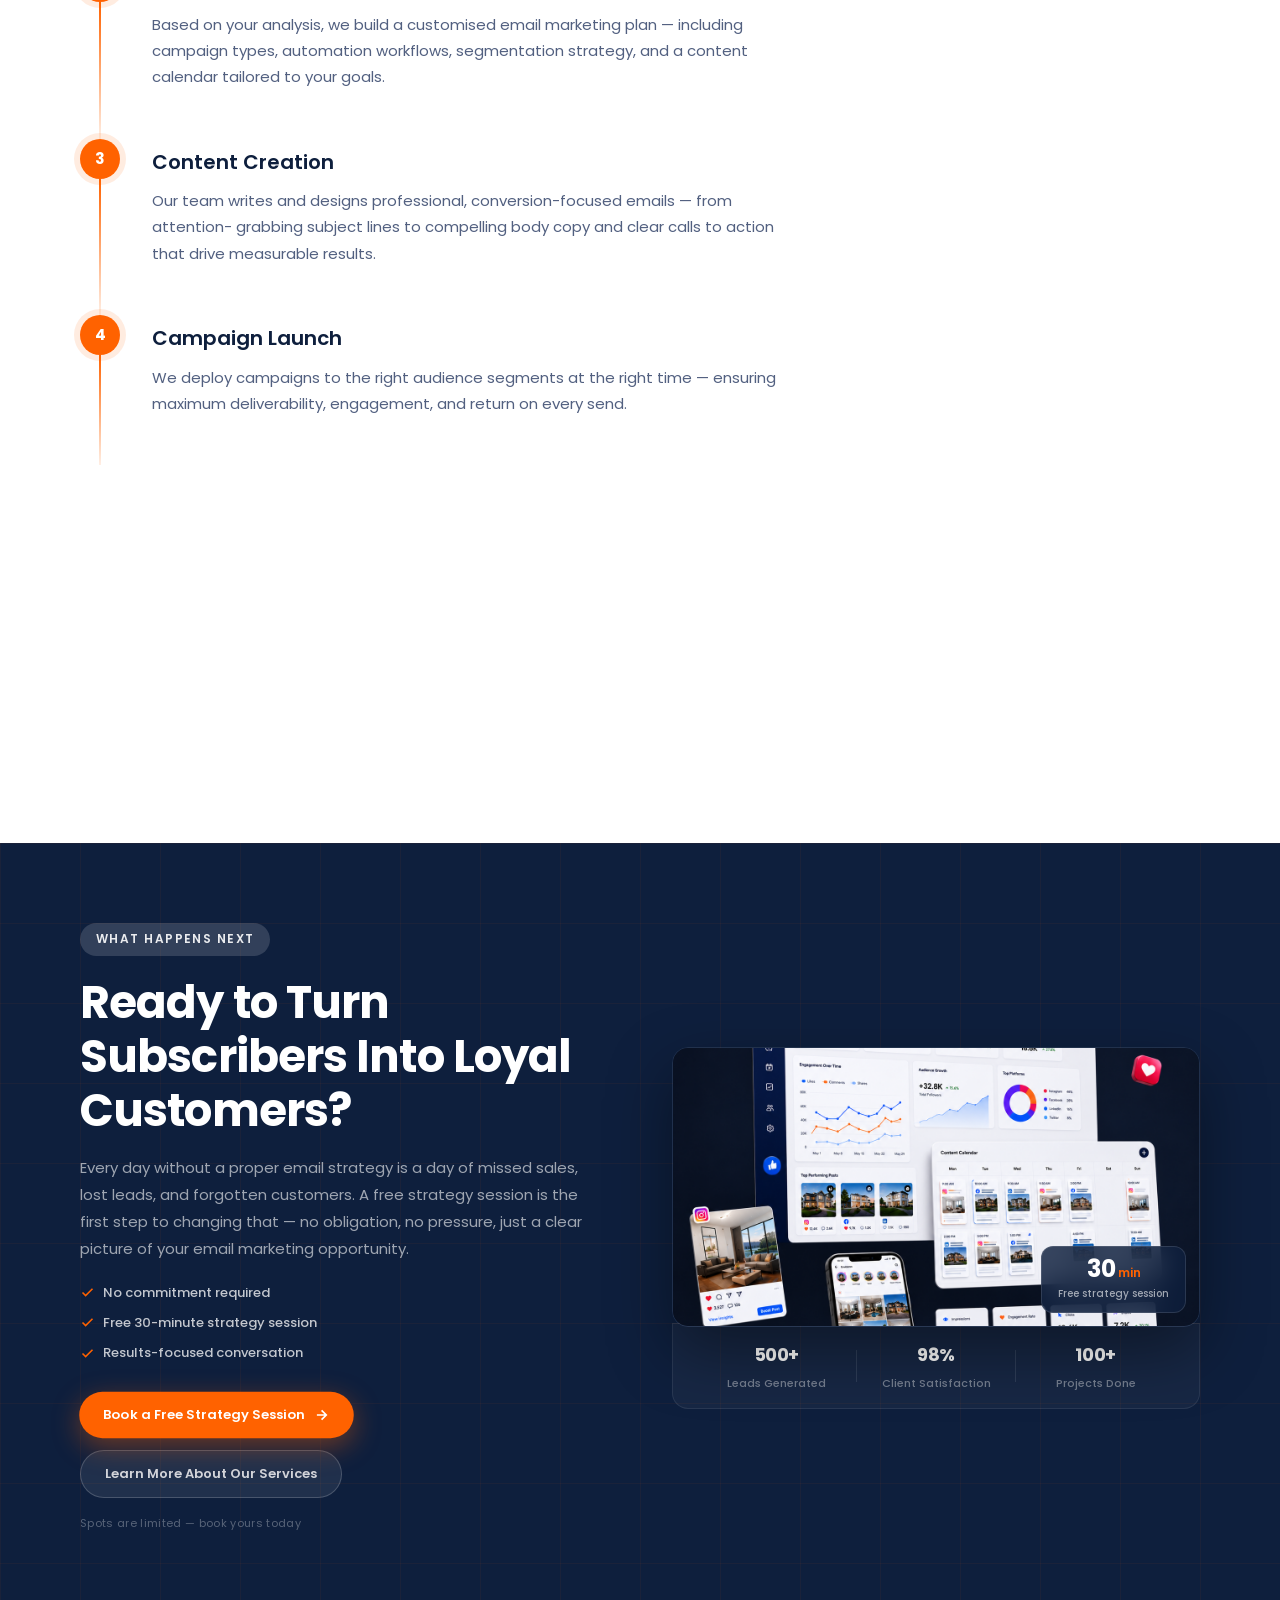
<file: emailmarketing.html>
<!DOCTYPE html>
<html lang="en">

<head>
    <meta charset="UTF-8">
    <meta name="viewport" content="width=device-width, initial-scale=1.0">
    <title>Email Marketing — Listora Digital Media</title>
    <link rel="preconnect" href="https://fonts.googleapis.com">
    <link rel="preconnect" href="https://fonts.gstatic.com" crossorigin>
    <link href="https://fonts.googleapis.com/css2?family=Poppins:wght@400;500;600;700;800&display=swap"
        rel="stylesheet">
    <link rel="stylesheet" href="anim.css">
</head>

<body>

    <!-- Back Button -->
    <button class="back-btn" onclick="history.back()">
        <svg width="18" height="18" viewBox="0 0 24 24" fill="none" stroke="currentColor" stroke-width="2"
            stroke-linecap="round" stroke-linejoin="round">
            <path d="M19 12H5M12 5l-7 7 7 7" />
        </svg>
        Back
    </button>

    <!-- ═══════════════════════════════════════════════════
         HERO SECTION — Premium Two-Column Layout
    ════════════════════════════════════════════════════ -->
    <section class="hero" data-animate="hero">

        <!-- Background layers -->
        <div class="hero-bg-grid"></div>
        <div class="hero-bg-radial"></div>
        <div class="hero-bg-noise"></div>

        <div class="hero-layout container">

            <!-- ── LEFT COLUMN: Content ───────────────── -->
            <div class="hero-content">

                <!-- Badge -->
                <div class="hero-badge" data-hero-reveal="badge">
                    <span class="hero-badge-dot"></span>
                    <span>Email Marketing</span>
                    <span class="hero-badge-arrow">↗</span>
                </div>

                <!-- Heading -->
                <h1 class="hero-title" data-hero-reveal="heading">
                    <span class="hero-word">Turn</span>
                    <span class="hero-word">Subscribers</span>
                    <span class="hero-word hero-word--break">Into</span>
                    <span class="hero-word hero-word--accent">Loyal</span>
                    <span class="hero-word hero-word--accent">Customers</span>
                </h1>

                <!-- Description -->
                <p class="hero-desc" data-hero-reveal="desc">
                    Email marketing is one of the most effective ways to build relationships, nurture leads, engage
                    customers, and drive consistent revenue. We create strategic campaigns that move prospects closer
                    to becoming paying customers — automatically.
                </p>

                <!-- CTA Buttons -->
                <div class="hero-ctas" data-hero-reveal="ctas">
                    <a href="#" class="hero-btn hero-btn--primary">
                        <span>Get a Free Strategy Call</span>
                        <svg width="18" height="18" viewBox="0 0 24 24" fill="none" stroke="currentColor"
                            stroke-width="2.5">
                            <path d="M5 12h14M12 5l7 7-7 7" />
                        </svg>
                    </a>
                    <a href="#" class="hero-btn hero-btn--secondary">
                        <svg width="16" height="16" viewBox="0 0 24 24" fill="none" stroke="currentColor"
                            stroke-width="2">
                            <circle cx="12" cy="12" r="10" />
                            <polygon points="10 8 16 12 10 16 10 8" fill="currentColor" stroke="none" />
                        </svg>
                        <span>See How It Works</span>
                    </a>
                </div>

                <!-- Trust Indicators -->
                <div class="hero-trust" data-hero-reveal="trust">
                    <div class="trust-divider"></div>
                    <div class="trust-stats">
                        <div class="trust-stat">
                            <span class="trust-stat__number" data-count="500">0</span>
                            <span class="trust-stat__suffix">+</span>
                            <span class="trust-stat__label">Leads Generated</span>
                        </div>
                        <div class="trust-stat-sep"></div>
                        <div class="trust-stat">
                            <span class="trust-stat__number" data-count="100">0</span>
                            <span class="trust-stat__suffix">+</span>
                            <span class="trust-stat__label">Projects Completed</span>
                        </div>
                        <div class="trust-stat-sep"></div>
                        <div class="trust-stat">
                            <span class="trust-stat__number" data-count="98">0</span>
                            <span class="trust-stat__suffix">%</span>
                            <span class="trust-stat__label">Client Satisfaction</span>
                        </div>
                    </div>
                </div>

            </div>

            <!-- ── RIGHT COLUMN: Visuals ──────────────── -->
            <div class="hero-visual" data-hero-reveal="visual">

                <!-- Glow orbs behind image -->
                <div class="hero-glow hero-glow--orange"></div>
                <div class="hero-glow hero-glow--navy"></div>

                <!-- Main hero image -->
                <div class="hero-image-frame">
                    <div class="hero-image-border"></div>
                    <img src="s1.png" alt="Listora Digital Media" class="hero-main-image">
                    <div class="hero-image-overlay"></div>
                </div>

                <!-- Floating card 1 — Lead Generation -->
                <div class="floating-card floating-1" data-hero-reveal="card1">
                    <div class="floating-card__icon floating-card__icon--orange">
                        <svg width="18" height="18" viewBox="0 0 24 24" fill="none" stroke="currentColor"
                            stroke-width="2">
                            <path d="M4 4h16c1.1 0 2 .9 2 2v12c0 1.1-.9 2-2 2H4c-1.1 0-2-.9-2-2V6c0-1.1.9-2 2-2z" />
                            <polyline points="22,6 12,13 2,6" />
                        </svg>
                    </div>
                    <div class="floating-card__body">

                        <div class="floating-card__text">
                            <span class="floating-card__title">Email Campaigns</span>
                            <span class="floating-card__sub">↑ 278% open rate</span>
                        </div>
                    </div>
                    <div class="floating-card__badge floating-card__badge--green">Live</div>
                </div>

                <!-- Floating card 2 — Automation -->
                <div class="floating-card floating-2" data-hero-reveal="card2">
                    <div class="floating-card__icon floating-card__icon--blue">
                        <svg width="18" height="18" viewBox="0 0 24 24" fill="none" stroke="currentColor"
                            stroke-width="2">
                            <polyline points="23 6 13.5 15.5 8.5 10.5 1 18" />
                            <polyline points="17 6 23 6 23 12" />
                        </svg>
                    </div>
                    <div class="floating-card__body">

                        <div class="floating-card__text">
                            <span class="floating-card__title">Automation</span>
                            <span class="floating-card__sub">+5.2K nurtured leads</span>
                        </div>
                    </div>
                    <div class="floating-card__sparkline">
                        <svg width="60" height="24" viewBox="0 0 60 24" fill="none">
                            <polyline points="0,20 10,16 20,12 30,8 40,10 50,4 60,2" stroke="#ff6200" stroke-width="2"
                                stroke-linecap="round" stroke-linejoin="round" fill="none" />
                        </svg>
                    </div>
                </div>

                <!-- Floating card 3 — Newsletter -->
                <div class="floating-card floating-3" data-hero-reveal="card3">
                    <div class="floating-card__icon floating-card__icon--purple">
                        <svg width="18" height="18" viewBox="0 0 24 24" fill="none" stroke="currentColor"
                            stroke-width="2">
                            <path d="M14 2H6a2 2 0 00-2 2v16a2 2 0 002 2h12a2 2 0 002-2V8z" />
                            <polyline points="14 2 14 8 20 8" />
                            <line x1="16" y1="13" x2="8" y2="13" />
                            <line x1="16" y1="17" x2="8" y2="17" />
                            <polyline points="10 9 9 9 8 9" />
                        </svg>
                    </div>
                    <div class="floating-card__body">

                        <div class="floating-card__text">
                            <span class="floating-card__title">Newsletter Design</span>
                            <span class="floating-card__sub">Sent 3 days ago</span>
                        </div>
                    </div>
                </div>

                <!-- Floating card 4 — Retention -->
                <div class="floating-card floating-4" data-hero-reveal="card4">
                    <div class="floating-card__icon floating-card__icon--teal">
                        <svg width="18" height="18" viewBox="0 0 24 24" fill="none" stroke="currentColor"
                            stroke-width="2">
                            <path
                                d="M12 2l3.09 6.26L22 9.27l-5 4.87 1.18 6.88L12 17.77l-6.18 3.25L7 14.14 2 9.27l6.91-1.01L12 2z" />
                        </svg>
                    </div>
                    <div class="floating-card__body">

                        <div class="floating-card__text">
                            <span class="floating-card__title">Customer Retention</span>
                            <span class="floating-card__sub">94% repeat rate</span>
                        </div>
                    </div>
                </div>

                <!-- Decorative ring -->
                <div class="hero-deco-ring hero-deco-ring--1" aria-hidden="true"></div>
                <div class="hero-deco-ring hero-deco-ring--2" aria-hidden="true"></div>

            </div>
        </div>



    </section>

    <!-- What's in it for Me -->
    <section class="benefits" data-animate="section">
        <div class="container">
            <div class="benefits-header">
                <div class="benefits-header-text">
                    <div class="section-tag" data-reveal>What's In It For You</div>
                    <h2 class="section-title" data-reveal>Business Outcomes That Move the Needle</h2>
                    <p class="section-intro" data-reveal>
                        Email marketing continues to deliver one of the highest returns on investment among all digital
                        marketing channels — communicating directly with people who have already shown interest in what
                        you offer.
                    </p>
                </div>
                <div class="benefits-header-image" data-reveal>
                    <img src="s1.png" alt="Email Marketing Business Benefits" class="section-feature-img">
                    <div class="section-img-badge">
                        <svg width="16" height="16" viewBox="0 0 24 24" fill="none" stroke="currentColor"
                            stroke-width="2">
                            <polyline points="23 6 13.5 15.5 8.5 10.5 1 18" />
                            <polyline points="17 6 23 6 23 12" />
                        </svg>
                        Highest ROI of all digital channels
                    </div>
                </div>
            </div>
            <div class="benefits-grid">
                <div class="benefit-card" data-reveal data-delay="0">
                    <div class="benefit-icon">
                        <svg width="28" height="28" viewBox="0 0 24 24" fill="none" stroke="currentColor"
                            stroke-width="1.8">
                            <polyline points="23 6 13.5 15.5 8.5 10.5 1 18" />
                            <polyline points="17 6 23 6 23 12" />
                        </svg>
                    </div>

                    <h3>Generate More Sales</h3>
                    <p>Strategic email campaigns move subscribers from interest to action — creating a consistent stream
                        of sales opportunities from your existing audience.</p>
                </div>
                <div class="benefit-card" data-reveal data-delay="100">
                    <div class="benefit-icon">
                        <svg width="28" height="28" viewBox="0 0 24 24" fill="none" stroke="currentColor"
                            stroke-width="1.8">
                            <path d="M17 21v-2a4 4 0 00-4-4H5a4 4 0 00-4 4v2" />
                            <circle cx="9" cy="7" r="4" />
                            <path d="M23 21v-2a4 4 0 00-3-3.87" />
                            <path d="M16 3.13a4 4 0 010 7.75" />
                        </svg>
                    </div>

                    <h3>Nurture Leads Automatically</h3>
                    <p>Automated email sequences keep prospects engaged at every stage of the buying journey —
                        converting leads into customers without constant manual effort.</p>
                </div>
                <div class="benefit-card" data-reveal data-delay="200">
                    <div class="benefit-icon">
                        <svg width="28" height="28" viewBox="0 0 24 24" fill="none" stroke="currentColor"
                            stroke-width="1.8">
                            <path
                                d="M12 2l3.09 6.26L22 9.27l-5 4.87 1.18 6.88L12 17.77l-6.18 3.25L7 14.14 2 9.27l6.91-1.01L12 2z" />
                        </svg>
                    </div>

                    <h3>Build Stronger Relationships</h3>
                    <p>Consistent, value-driven communication keeps your brand top-of-mind and builds the trust that
                        turns one-time buyers into loyal, long-term customers.</p>
                </div>
                <div class="benefit-card" data-reveal data-delay="300">
                    <div class="benefit-icon">
                        <svg width="28" height="28" viewBox="0 0 24 24" fill="none" stroke="currentColor"
                            stroke-width="1.8">
                            <rect x="2" y="3" width="20" height="14" rx="2" />
                            <path d="M8 21h8M12 17v4" />
                        </svg>
                    </div>

                    <h3>Increase Repeat Business</h3>
                    <p>Re-engage past customers with timely offers and updates — driving repeat purchases and maximising
                        the lifetime value of every customer you acquire.</p>
                </div>
                <div class="benefit-card" data-reveal data-delay="400">
                    <div class="benefit-icon">
                        <svg width="28" height="28" viewBox="0 0 24 24" fill="none" stroke="currentColor"
                            stroke-width="1.8">
                            <path d="M21 10c0 7-9 13-9 13s-9-6-9-13a9 9 0 0118 0z" />
                            <circle cx="12" cy="10" r="3" />
                        </svg>
                    </div>

                    <h3>Stay Top-of-Mind</h3>
                    <p>Regular, relevant communication ensures your audience thinks of you first when they're ready to
                        buy — not a competitor who showed up more consistently.</p>
                </div>
                <div class="benefit-card" data-reveal data-delay="500">
                    <div class="benefit-icon">
                        <svg width="28" height="28" viewBox="0 0 24 24" fill="none" stroke="currentColor"
                            stroke-width="1.8">
                            <path
                                d="M22 16.92v3a2 2 0 01-2.18 2 19.79 19.79 0 01-8.63-3.07A19.5 19.5 0 013.07 9.81a19.79 19.79 0 01-3.07-8.67A2 2 0 012 .84h3a2 2 0 012 1.72c.127.96.361 1.903.7 2.81a2 2 0 01-.45 2.11L6.09 8.64a16 16 0 006.29 6.29l1.27-1.27a2 2 0 012.11-.45c.907.339 1.85.573 2.81.7A2 2 0 0122 16.92z" />
                        </svg>
                    </div>

                    <h3>Create Predictable Results</h3>
                    <p>Unlike social media algorithms, email gives you direct access to your audience — delivering
                        consistent, measurable results you can rely on month after month.</p>
                </div>
            </div><!-- /.benefits-grid -->
        </div>
    </section>

    <!-- Problems It Solves -->
    <section class="problems" data-animate="section">
        <div class="container">
            <div class="problems-top">
                <div class="problems-top-text">
                    <div class="section-tag light" data-reveal>What Problems It Solves</div>
                    <h2 class="section-title light" data-reveal>Sound Familiar?</h2>
                    <p class="section-intro light" data-reveal>
                        Most businesses know they should be doing more with email — but struggle to make it work
                        consistently. These are the problems we solve.
                    </p>
                </div>
                <div class="problems-top-image" data-reveal>
                    <img src="s1.png" alt="Common Email Marketing Problems"
                        class="section-feature-img section-feature-img--light">
                    <div class="section-img-badge section-img-badge--light">
                        <svg width="16" height="16" viewBox="0 0 24 24" fill="none" stroke="currentColor"
                            stroke-width="2">
                            <circle cx="12" cy="12" r="10" />
                            <line x1="12" y1="8" x2="12" y2="12" />
                            <line x1="12" y1="16" x2="12.01" y2="16" />
                        </svg>
                        6 problems we eliminate for you
                    </div>
                </div>
            </div>
            <div class="problems-list">
                <div class="problem-item" data-reveal data-delay="0">
                    <div class="problem-number">01</div>
                    <div class="problem-content">
                        <h3>"Our subscribers aren't engaging with our emails."</h3>
                        <p>Low open and click rates often signal poor targeting, weak subject lines, or irrelevant
                            content. We craft campaigns built around what your audience actually wants to read and act
                            on.</p>
                    </div>
                </div>
                <div class="problem-item" data-reveal data-delay="100">
                    <div class="problem-number">02</div>
                    <div class="problem-content">
                        <h3>"We're not following up with leads consistently."</h3>
                        <p>Without automated sequences, leads go cold before they convert. We build the workflows that
                            keep every lead engaged and moving toward a decision — without manual effort on your end.
                        </p>
                    </div>
                </div>
                <div class="problem-item" data-reveal data-delay="200">
                    <div class="problem-number">03</div>
                    <div class="problem-content">
                        <h3>"Our email communication is sporadic and inconsistent."</h3>
                        <p>Inconsistent communication lets your audience forget you exist. We create structured
                            campaign calendars that keep your brand present, relevant, and valuable throughout the
                            year.</p>
                    </div>
                </div>
                <div class="problem-item" data-reveal data-delay="300">
                    <div class="problem-number">04</div>
                    <div class="problem-content">
                        <h3>"We're losing potential sales because leads aren't being nurtured."</h3>
                        <p>Most prospects aren't ready to buy immediately. Without a nurture strategy, those
                            opportunities are lost. We design sequences that build the trust needed for conversion over
                            time.</p>
                    </div>
                </div>
                <div class="problem-item" data-reveal data-delay="400">
                    <div class="problem-number">05</div>
                    <div class="problem-content">
                        <h3>"Customers buy once and we never hear from them again."</h3>
                        <p>Retention is often more cost-effective than acquisition. Our re-engagement and loyalty
                            campaigns bring customers back — increasing lifetime value and reducing churn.</p>
                    </div>
                </div>
                <div class="problem-item" data-reveal data-delay="500">
                    <div class="problem-number">06</div>
                    <div class="problem-content">
                        <h3>"We have no visibility into whether our emails are actually working."</h3>
                        <p>Sending emails without tracking performance is guesswork. We provide clear reporting on
                            opens, clicks, conversions, and revenue — so every decision is backed by real data.</p>
                    </div>
                </div>
            </div>
        </div>
    </section>

    <!-- What's Included -->
    <section class="included" data-animate="section">
        <div class="container">
            <div class="included-header">
                <div>
                    <div class="section-tag" data-reveal>What's Included</div>
                    <h2 class="section-title" data-reveal>A Complete Email Marketing System</h2>
                    <p class="section-intro" data-reveal>
                        Every component works together — your strategy, your content, your automation, and your
                        reporting — to create a reliable engine that turns subscribers into loyal, paying customers.
                    </p>
                </div>
                <div class="included-header-image" data-reveal>
                    <img src="s1.png" alt="Complete Email Marketing System" class="section-feature-img">
                    <div class="section-img-badge">
                        <svg width="16" height="16" viewBox="0 0 24 24" fill="none" stroke="currentColor"
                            stroke-width="2">
                            <path d="M22 11.08V12a10 10 0 11-5.93-9.14" />
                            <polyline points="22 4 12 14.01 9 11.01" />
                        </svg>
                        Everything you need, nothing you don't
                    </div>
                </div>
            </div>
            <div class="included-grid">
                <div class="included-card" data-reveal data-delay="0">

                    <div class="included-icon">
                        <svg width="32" height="32" viewBox="0 0 24 24" fill="none" stroke="#ff6200" stroke-width="1.8">
                            <path d="M4 4h16c1.1 0 2 .9 2 2v12c0 1.1-.9 2-2 2H4c-1.1 0-2-.9-2-2V6c0-1.1.9-2 2-2z" />
                            <polyline points="22,6 12,13 2,6" />
                        </svg>
                    </div>
                    <h3>Email Strategy & Campaign Creation</h3>
                    <ul>
                        <li>Email marketing strategy development</li>
                        <li>Campaign planning and calendar management</li>
                        <li>Promotional and seasonal campaigns</li>
                        <li>Newsletter design and copywriting</li>
                        <li>Conversion-focused messaging</li>
                    </ul>
                </div>
                <div class="included-card" data-reveal data-delay="150">

                    <div class="included-icon">
                        <svg width="32" height="32" viewBox="0 0 24 24" fill="none" stroke="#ff6200" stroke-width="1.8">
                            <polyline points="23 6 13.5 15.5 8.5 10.5 1 18" />
                            <polyline points="17 6 23 6 23 12" />
                        </svg>
                    </div>
                    <h3>Marketing Automation</h3>
                    <ul>
                        <li>Automated email sequences setup</li>
                        <li>Lead nurturing workflow design</li>
                        <li>Welcome and onboarding sequences</li>
                        <li>Re-engagement campaign automation</li>
                        <li>Trigger-based email logic</li>
                    </ul>
                </div>
                <div class="included-card" data-reveal data-delay="300">

                    <div class="included-icon">
                        <svg width="32" height="32" viewBox="0 0 24 24" fill="none" stroke="#ff6200" stroke-width="1.8">
                            <path d="M17 21v-2a4 4 0 00-4-4H5a4 4 0 00-4 4v2" />
                            <circle cx="9" cy="7" r="4" />
                            <path d="M23 21v-2a4 4 0 00-3-3.87" />
                            <path d="M16 3.13a4 4 0 010 7.75" />
                        </svg>
                    </div>
                    <h3>Audience Segmentation</h3>
                    <ul>
                        <li>List segmentation and management</li>
                        <li>Behavioural targeting strategies</li>
                        <li>Personalised messaging by segment</li>
                        <li>List hygiene and deliverability management</li>
                    </ul>
                </div>
                <div class="included-card" data-reveal data-delay="450">

                    <div class="included-icon">
                        <svg width="32" height="32" viewBox="0 0 24 24" fill="none" stroke="#ff6200" stroke-width="1.8">
                            <polyline points="22 12 18 12 15 21 9 3 6 12 2 12" />
                        </svg>
                    </div>
                    <h3>Performance Tracking & Reporting</h3>
                    <ul>
                        <li>Open rate and click-through tracking</li>
                        <li>Lead and conversion tracking</li>
                        <li>A/B testing and optimisation</li>
                        <li>Monthly performance reviews</li>
                        <li>Ongoing strategy refinement</li>
                    </ul>
                </div>
            </div>
        </div>
    </section>

    <!-- Why Trust Listora -->
    <section class="trust" data-animate="section">
        <div class="container">
            <div class="trust-inner">
                <div class="trust-left" data-reveal>
                    <div class="section-tag light">Why Listora Digital Media</div>
                    <h2 class="section-title light">Built for Results, Not Just Open Rates</h2>
                    <p class="trust-body light">
                        Successful email marketing is about building relationships, not just sending messages. It
                        demands a deep understanding of your audience, compelling content, and automation that works
                        seamlessly in the background.
                    </p>
                    <p class="trust-body light">
                        We combine strategy, creative content, and marketing automation to create campaigns that deliver
                        measurable business results — with transparent reporting so you always know what's working.
                    </p>
                    <div class="trust-left-image" data-reveal>
                        <img src="s1.png" alt="Listora Digital Media Team" class="trust-img">
                        <div class="trust-img-caption">
                            <span class="trust-img-caption__icon">✦</span>
                            Dedicated experts, transparent results
                        </div>
                    </div>
                </div>
                <div class="trust-right">
                    <div class="trust-pillar" data-reveal data-delay="0">
                        <div class="pillar-dot"></div>
                        <div>
                            <h4>Strategic Campaign Planning</h4>
                            <p>Every campaign is built around your business goals and audience behaviour — not
                                templates or guesswork.</p>
                        </div>
                    </div>
                    <div class="trust-pillar" data-reveal data-delay="100">
                        <div class="pillar-dot"></div>
                        <div>
                            <h4>Conversion-Focused Messaging</h4>
                            <p>Our copywriting is crafted to drive action — combining compelling content with clear
                                calls to action that convert subscribers into customers.</p>
                        </div>
                    </div>
                    <div class="trust-pillar" data-reveal data-delay="200">
                        <div class="pillar-dot"></div>
                        <div>
                            <h4>Marketing Automation Expertise</h4>
                            <p>We design and implement automation workflows that nurture leads and retain customers
                                around the clock — without adding to your workload.</p>
                        </div>
                    </div>
                    <div class="trust-pillar" data-reveal data-delay="300">
                        <div class="pillar-dot"></div>
                        <div>
                            <h4>Continuous Optimisation</h4>
                            <p>We don't set and forget. Every campaign informs the next — with ongoing testing and
                                refinement to keep improving your results over time.</p>
                        </div>
                    </div>
                </div>
            </div>
        </div>
    </section>

    <!-- Process -->
    <section class="process" data-animate="section">
        <div class="container">
            <div class="process-header">
                <div class="process-header-text">
                    <div class="section-tag" data-reveal>How It Works</div>
                    <h2 class="section-title" data-reveal>From Subscribers to Loyal Customers</h2>
                    <p class="section-intro" data-reveal>A clear, structured process that transforms your email
                        marketing into a consistent revenue channel — step by step.</p>
                </div>
                <div class="process-header-image" data-reveal>
                    <img src="s1.png" alt="Our Process Overview" class="section-feature-img">
                    <div class="section-img-badge">
                        <svg width="16" height="16" viewBox="0 0 24 24" fill="none" stroke="currentColor"
                            stroke-width="2">
                            <circle cx="12" cy="12" r="10" />
                            <polyline points="12 6 12 12 16 14" />
                        </svg>
                        Results typically visible within 30 days
                    </div>
                </div>
            </div>
            <div class="process-layout">
                <div class="process-steps">
                    <div class="process-step" data-reveal data-delay="0">
                        <div class="step-line"></div>
                        <div class="step-num">1</div>
                        <div class="step-body">
                            <h3>Audience Analysis</h3>
                            <p>We start by understanding your target audience, their behaviour, and your business goals
                                — identifying the right segments, messaging angles, and opportunities to drive
                                engagement.</p>
                        </div>
                    </div>
                    <div class="process-step" data-reveal data-delay="150">
                        <div class="step-line"></div>
                        <div class="step-num">2</div>
                        <div class="step-body">
                            <h3>Strategy Development</h3>
                            <p>Based on your analysis, we build a customised email marketing plan — including campaign
                                types, automation workflows, segmentation strategy, and a content calendar tailored to
                                your goals.</p>
                        </div>
                    </div>
                    <div class="process-step" data-reveal data-delay="300">
                        <div class="step-line"></div>
                        <div class="step-num">3</div>
                        <div class="step-body">
                            <h3>Content Creation</h3>
                            <p>Our team writes and designs professional, conversion-focused emails — from attention-
                                grabbing subject lines to compelling body copy and clear calls to action that drive
                                measurable results.</p>
                        </div>
                    </div>
                    <div class="process-step" data-reveal data-delay="450">
                        <div class="step-line"></div>
                        <div class="step-num">4</div>
                        <div class="step-body">
                            <h3>Campaign Launch</h3>
                            <p>We deploy campaigns to the right audience segments at the right time — ensuring maximum
                                deliverability, engagement, and return on every send.</p>
                        </div>
                    </div>
                    <div class="process-step" data-reveal data-delay="600">
                        <div class="step-line"></div>
                        <div class="step-num">5</div>
                        <div class="step-body">
                            <h3>Monitoring & Optimisation</h3>
                            <p>We continuously track open rates, click-throughs, conversions, and revenue — using
                                real-time data to refine subject lines, content, timing, and targeting for better
                                results.</p>
                        </div>
                    </div>
                    <div class="process-step last" data-reveal data-delay="750">
                        <div class="step-num">6</div>
                        <div class="step-body">
                            <h3>Reporting & Growth</h3>
                            <p>Clear monthly reports give you full visibility into performance — and actionable
                                insights that drive smarter campaigns and compounding growth over time.</p>
                        </div>
                    </div>
                </div>
            </div>
        </div>
    </section>

    <!-- CTA -->
    <section class="cta" data-animate="section">
        <div class="cta-grid-bg"></div>
        <div class="container">
            <div class="cta-inner">

                <!-- Left: text + actions -->
                <div class="cta-left" data-reveal>
                    <div class="section-tag light">What Happens Next</div>
                    <h2 class="cta-title">Ready to Turn Subscribers Into Loyal Customers?</h2>
                    <p class="cta-body">
                        Every day without a proper email strategy is a day of missed sales, lost leads, and
                        forgotten customers. A free strategy session is the first step to changing that — no
                        obligation, no pressure, just a clear picture of your email marketing opportunity.
                    </p>

                    <!-- Trust micro-signals -->
                    <ul class="cta-trust-list">
                        <li>
                            <svg width="15" height="15" viewBox="0 0 24 24" fill="none" stroke="currentColor"
                                stroke-width="2.5">
                                <polyline points="20 6 9 17 4 12" />
                            </svg>
                            No commitment required
                        </li>
                        <li>
                            <svg width="15" height="15" viewBox="0 0 24 24" fill="none" stroke="currentColor"
                                stroke-width="2.5">
                                <polyline points="20 6 9 17 4 12" />
                            </svg>
                            Free 30-minute strategy session
                        </li>
                        <li>
                            <svg width="15" height="15" viewBox="0 0 24 24" fill="none" stroke="currentColor"
                                stroke-width="2.5">
                                <polyline points="20 6 9 17 4 12" />
                            </svg>
                            Results-focused conversation
                        </li>
                    </ul>

                    <div class="cta-actions">
                        <a href="#" class="cta-btn primary">
                            Book a Free Strategy Session
                            <svg width="16" height="16" viewBox="0 0 24 24" fill="none" stroke="currentColor"
                                stroke-width="2.5">
                                <path d="M5 12h14M12 5l7 7-7 7" />
                            </svg>
                        </a>
                        <a href="#" class="cta-btn secondary">Learn More About Our Services</a>
                    </div>
                    <p class="cta-note">Spots are limited — book yours today</p>
                </div>

                <!-- Right: image card -->
                <div class="cta-right" data-reveal>
                    <div class="cta-image-wrap">
                        <img src="s1.png" alt="Free Strategy Session" class="cta-feature-img">
                        <div class="cta-feature-overlay">
                            <div class="cta-feature-stat">
                                <span class="cta-feature-stat__number">30</span>
                                <span class="cta-feature-stat__unit">min</span>
                            </div>
                            <span class="cta-feature-stat__label">Free strategy session</span>
                        </div>
                    </div>

                    <!-- Stats row below image -->
                    <div class="cta-stats">
                        <div class="cta-stat">
                            <span class="cta-stat__num">500+</span>
                            <span class="cta-stat__lbl">Leads Generated</span>
                        </div>
                        <div class="cta-stat-sep"></div>
                        <div class="cta-stat">
                            <span class="cta-stat__num">98%</span>
                            <span class="cta-stat__lbl">Client Satisfaction</span>
                        </div>
                        <div class="cta-stat-sep"></div>
                        <div class="cta-stat">
                            <span class="cta-stat__num">100+</span>
                            <span class="cta-stat__lbl">Projects Done</span>
                        </div>
                    </div>
                </div>

            </div>
        </div>
    </section>

    <script src="animations.js"></script>
</body>

</html>
</file>
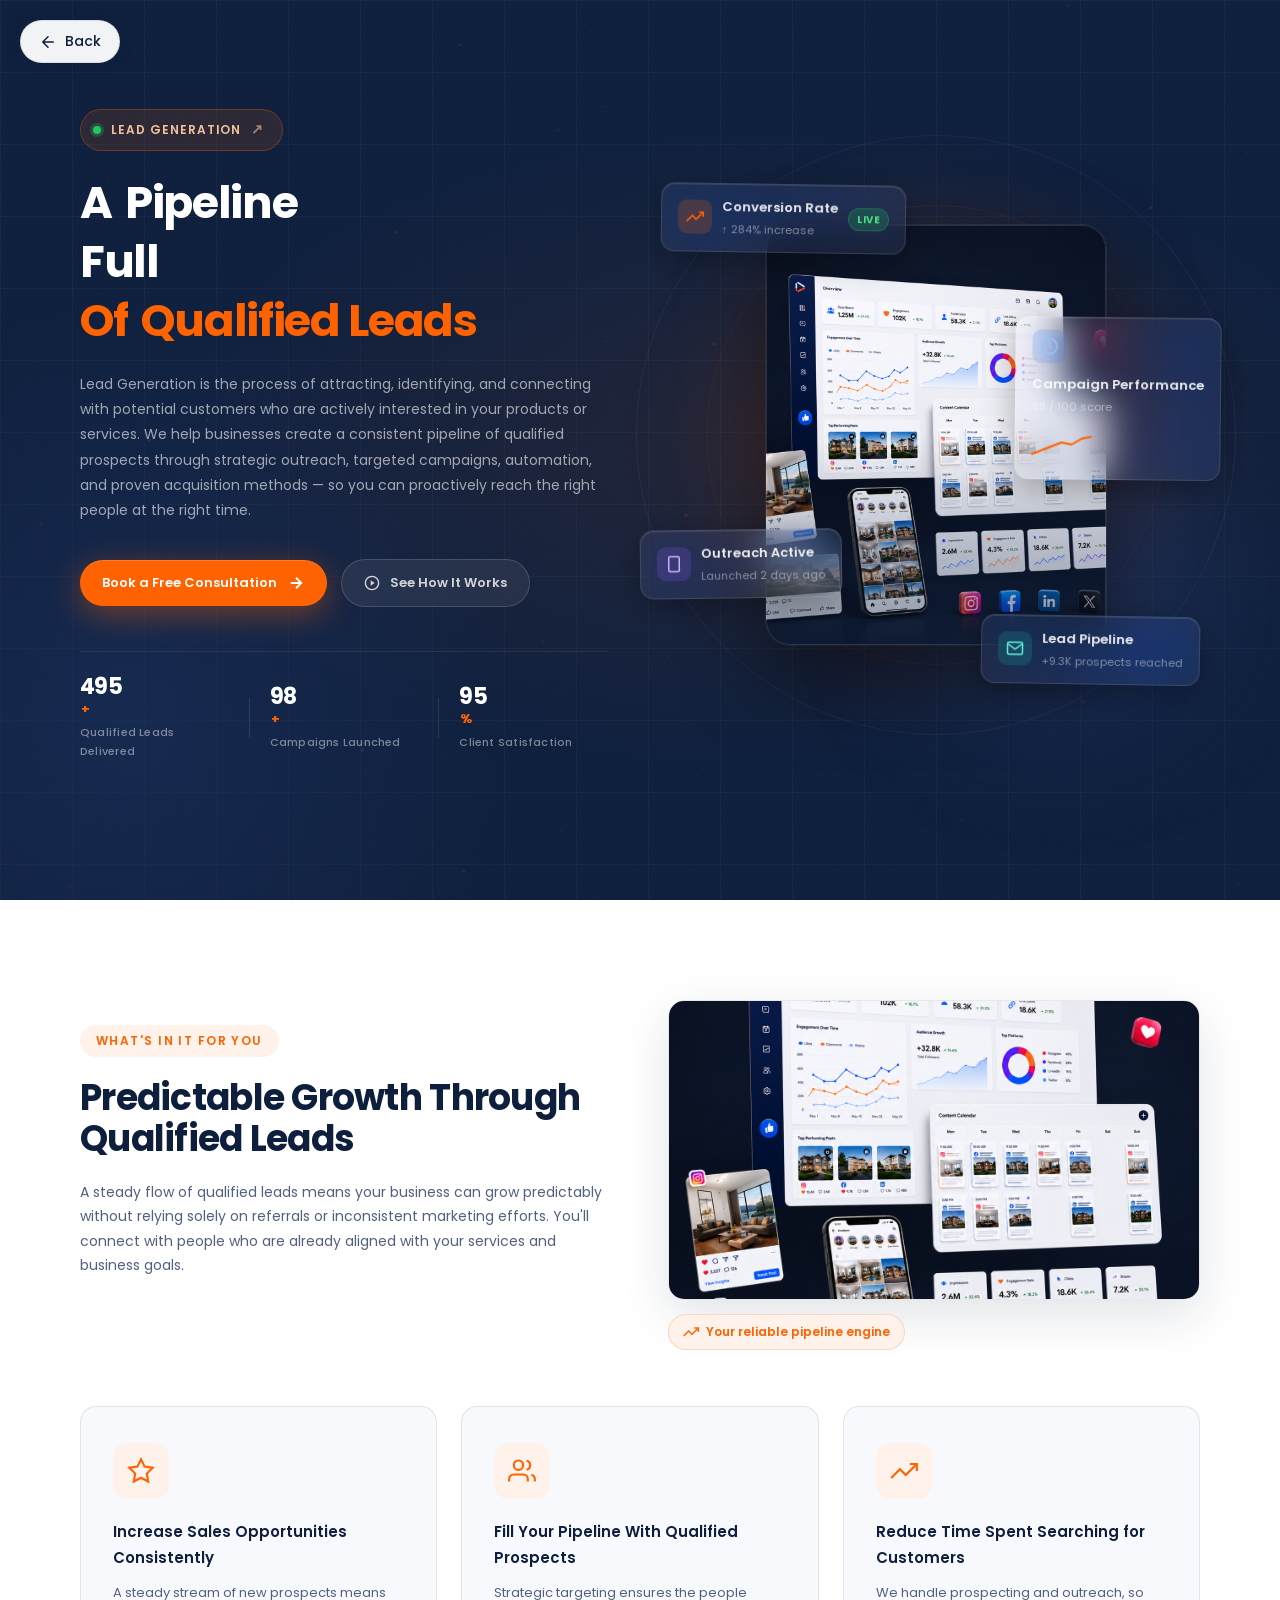
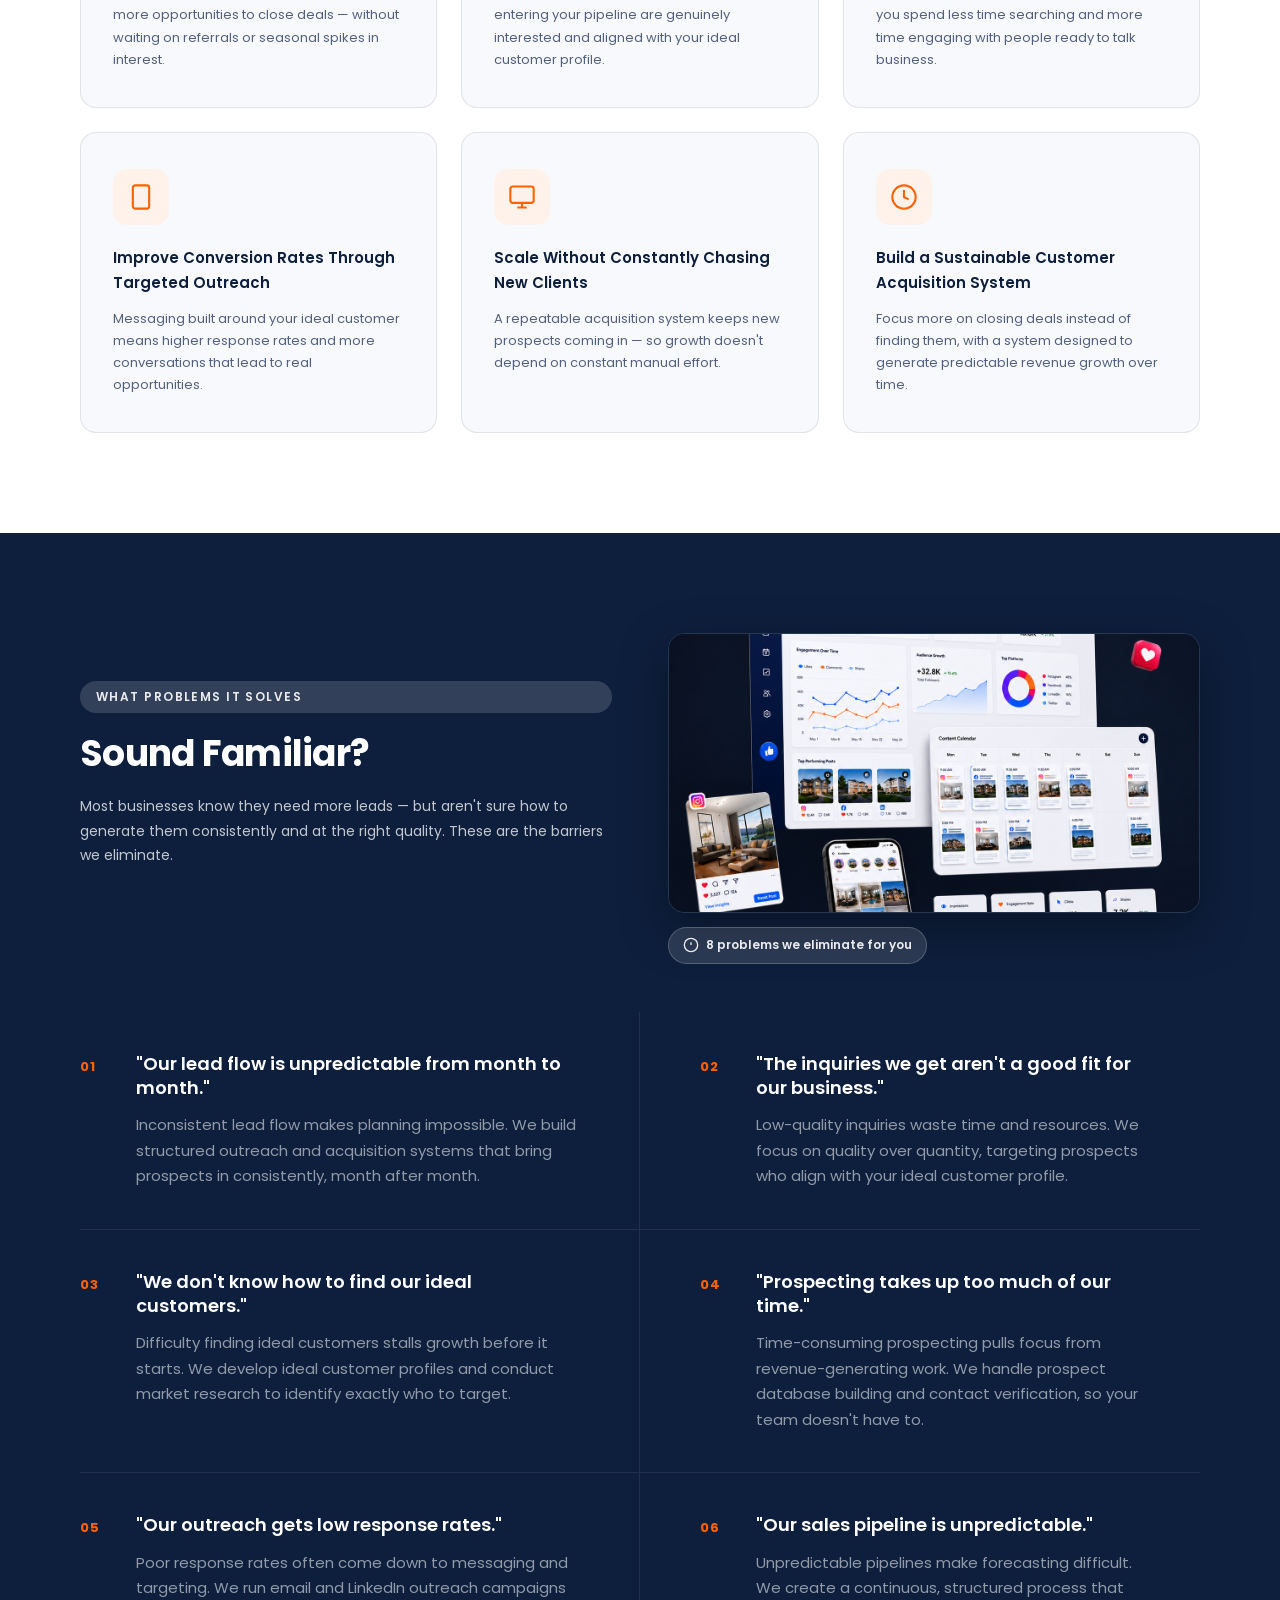
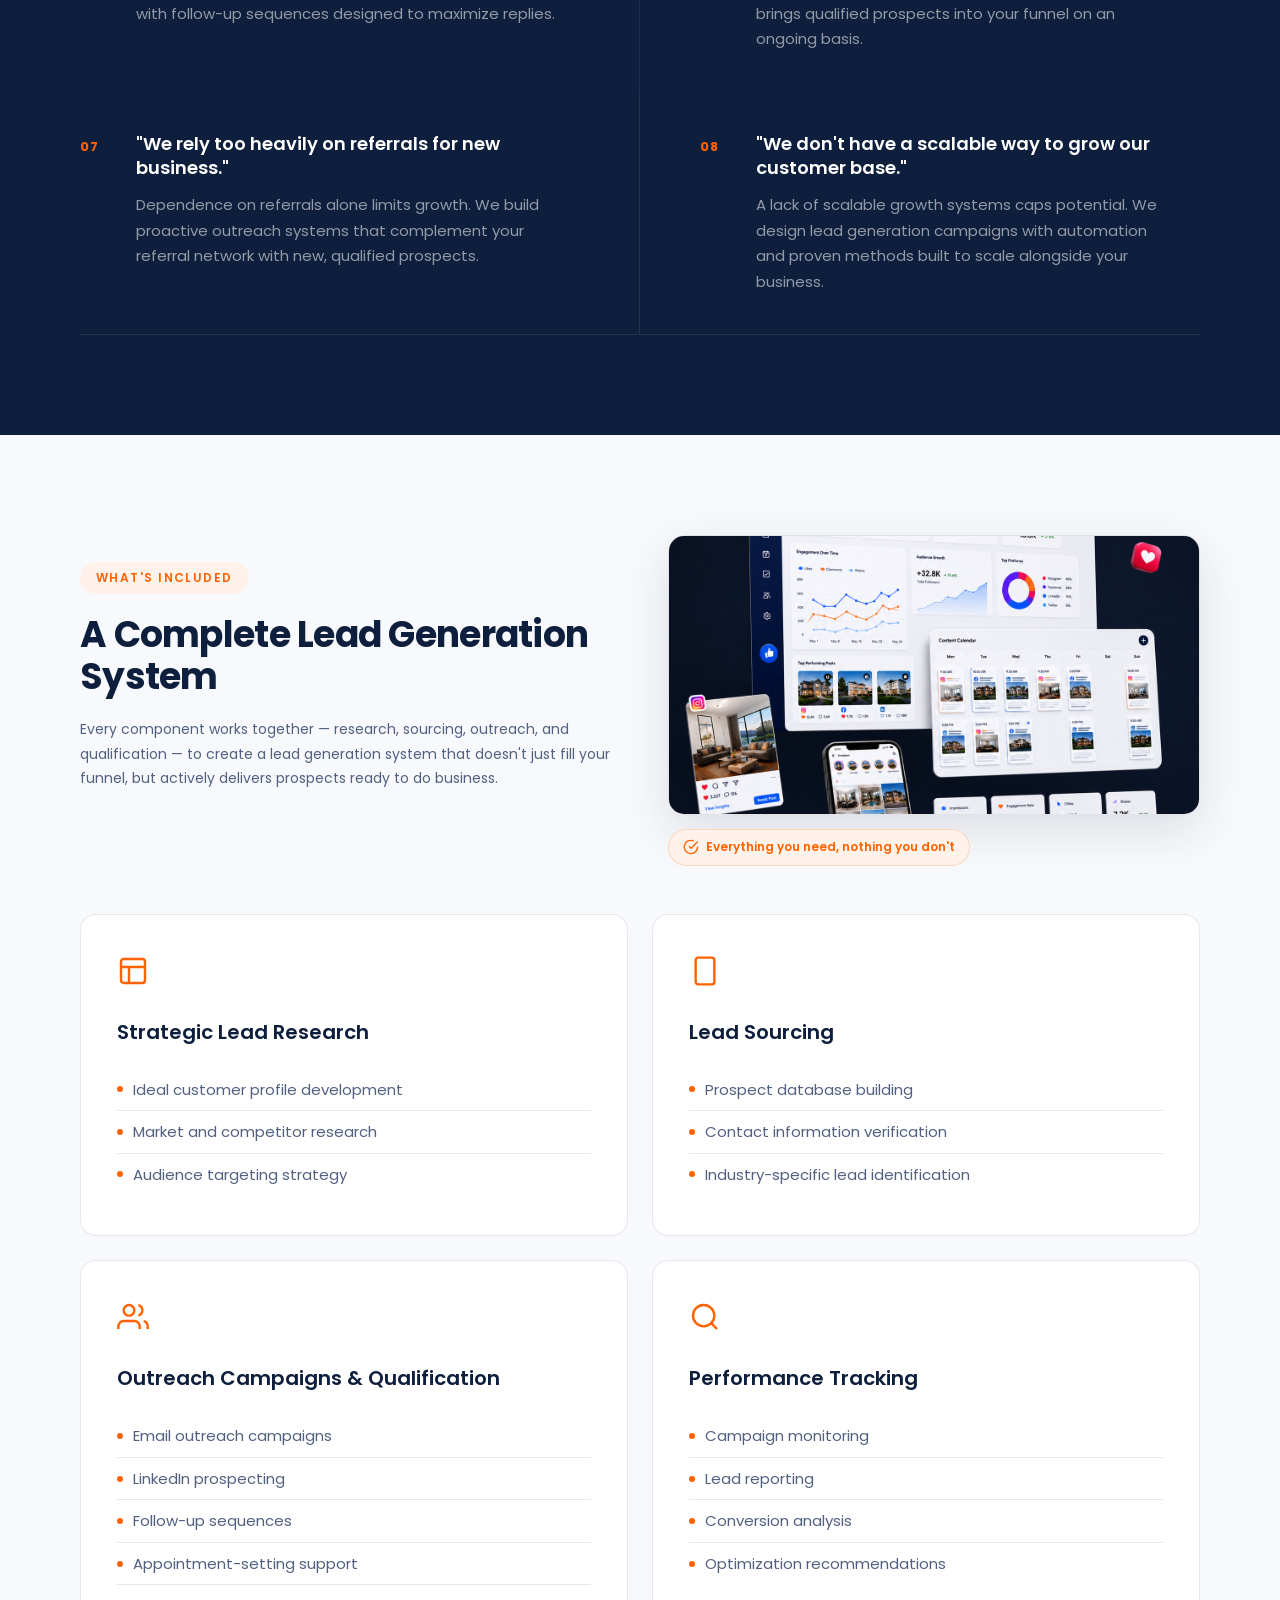
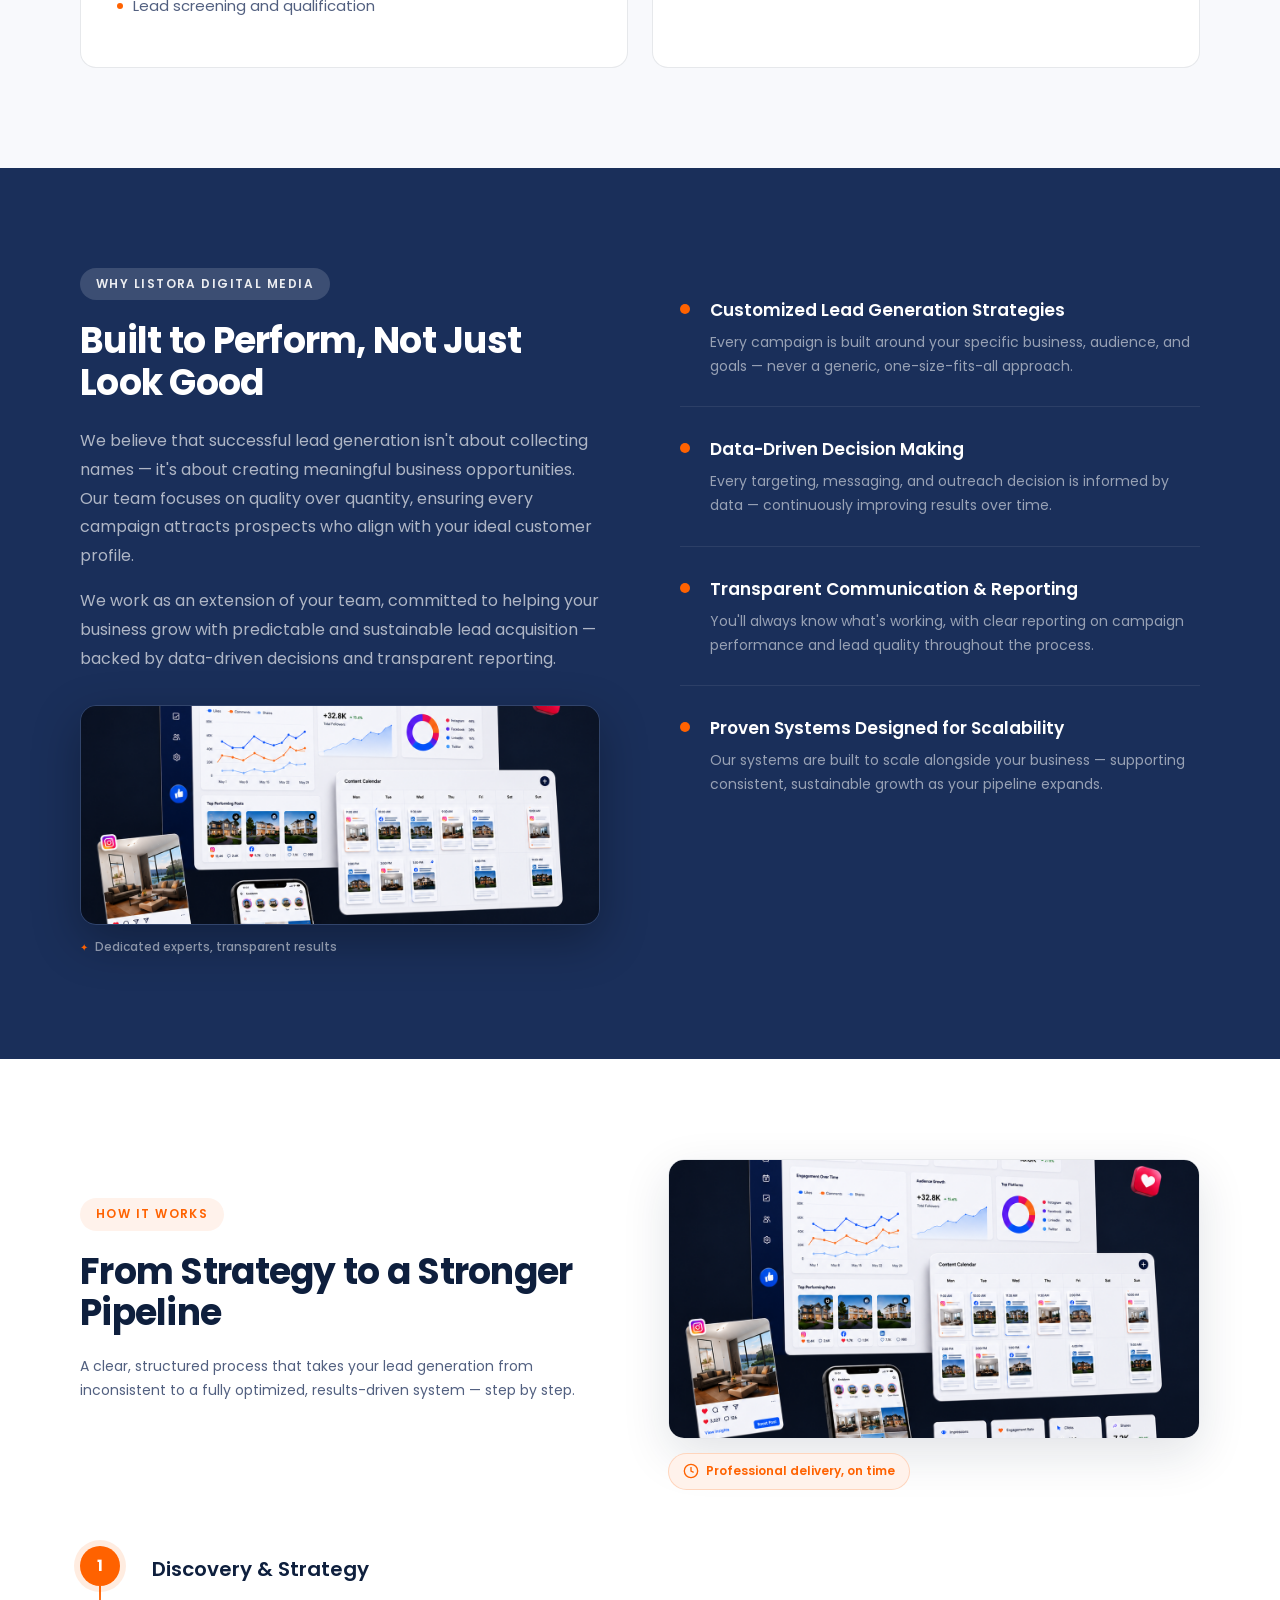
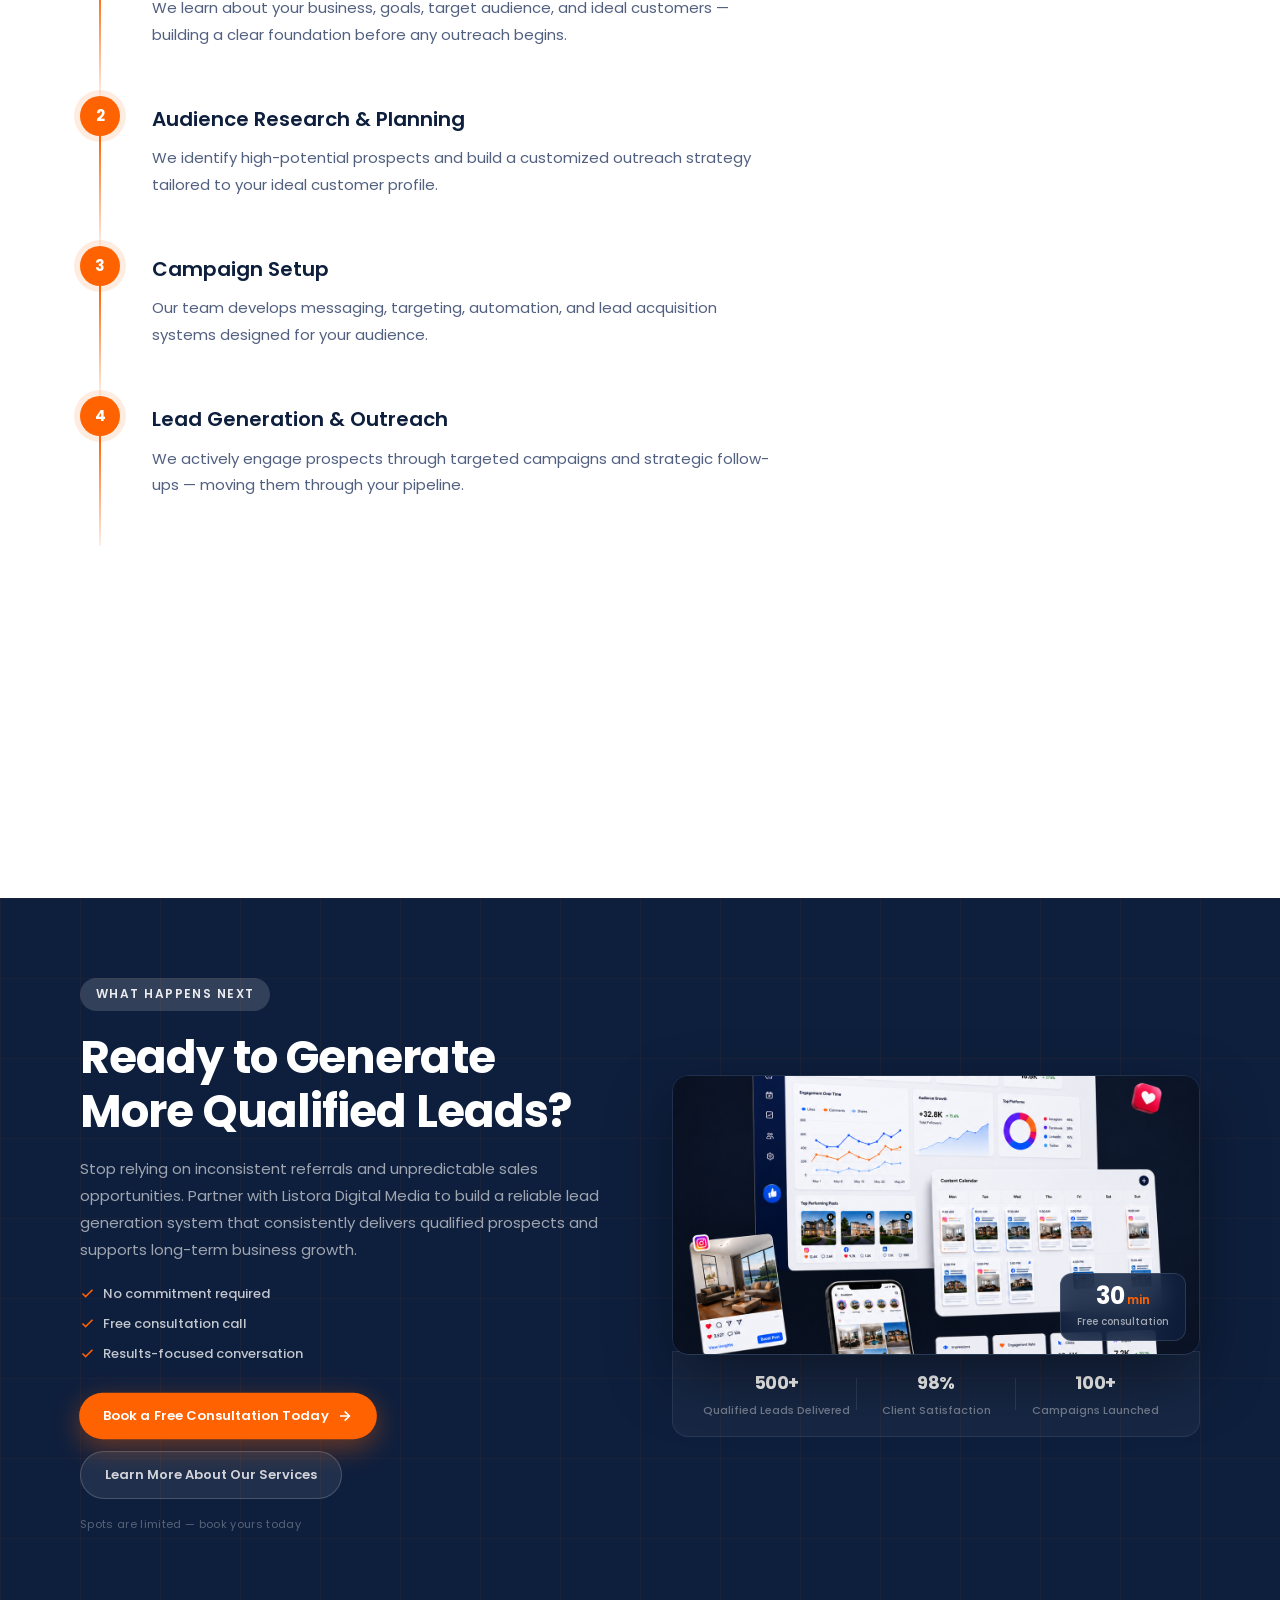
<file: leadgeneration.html>
<!DOCTYPE html>
<html lang="en">

<head>
    <meta charset="UTF-8">
    <meta name="viewport" content="width=device-width, initial-scale=1.0">
    <title>Lead Generation — Listora Digital Media</title>
    <link rel="preconnect" href="https://fonts.googleapis.com">
    <link rel="preconnect" href="https://fonts.gstatic.com" crossorigin>
    <link href="https://fonts.googleapis.com/css2?family=Poppins:wght@400;500;600;700;800&display=swap"
        rel="stylesheet">
    <link rel="stylesheet" href="anim.css">
</head>

<body>

    <!-- Back Button -->
    <button class="back-btn" onclick="history.back()">
        <svg width="18" height="18" viewBox="0 0 24 24" fill="none" stroke="currentColor" stroke-width="2"
            stroke-linecap="round" stroke-linejoin="round">
            <path d="M19 12H5M12 5l-7 7 7 7" />
        </svg>
        Back
    </button>

    <!-- ═══════════════════════════════════════════════════
         HERO SECTION — Premium Two-Column Layout
    ════════════════════════════════════════════════════ -->
    <section class="hero" data-animate="hero">

        <!-- Background layers -->
        <div class="hero-bg-grid"></div>
        <div class="hero-bg-radial"></div>
        <div class="hero-bg-noise"></div>

        <div class="hero-layout container">

            <!-- ── LEFT COLUMN: Content ───────────────── -->
            <div class="hero-content">

                <!-- Badge -->
                <div class="hero-badge" data-hero-reveal="badge">
                    <span class="hero-badge-dot"></span>
                    <span>Lead Generation</span>
                    <span class="hero-badge-arrow">↗</span>
                </div>

                <!-- Heading -->
                <h1 class="hero-title" data-hero-reveal="heading">
                    <span class="hero-word">A</span>
                    <span class="hero-word">Pipeline</span>
                    <span class="hero-word hero-word--break">Full</span>
                    <span class="hero-word hero-word--accent">Of</span>
                    <span class="hero-word hero-word--accent">Qualified Leads</span>
                </h1>

                <!-- Description -->
                <p class="hero-desc" data-hero-reveal="desc">
                    Lead Generation is the process of attracting, identifying, and connecting with
                    potential customers who are actively interested in your products or services. We
                    help businesses create a consistent pipeline of qualified prospects through
                    strategic outreach, targeted campaigns, automation, and proven acquisition
                    methods — so you can proactively reach the right people at the right time.
                </p>

                <!-- CTA Buttons -->
                <div class="hero-ctas" data-hero-reveal="ctas">
                    <a href="#" class="hero-btn hero-btn--primary">
                        <span>Book a Free Consultation</span>
                        <svg width="18" height="18" viewBox="0 0 24 24" fill="none" stroke="currentColor"
                            stroke-width="2.5">
                            <path d="M5 12h14M12 5l7 7-7 7" />
                        </svg>
                    </a>
                    <a href="#" class="hero-btn hero-btn--secondary">
                        <svg width="16" height="16" viewBox="0 0 24 24" fill="none" stroke="currentColor"
                            stroke-width="2">
                            <circle cx="12" cy="12" r="10" />
                            <polygon points="10 8 16 12 10 16 10 8" fill="currentColor" stroke="none" />
                        </svg>
                        <span>See How It Works</span>
                    </a>
                </div>

                <!-- Trust Indicators -->
                <div class="hero-trust" data-hero-reveal="trust">
                    <div class="trust-divider"></div>
                    <div class="trust-stats">
                        <div class="trust-stat">
                            <span class="trust-stat__number" data-count="500">0</span>
                            <span class="trust-stat__suffix">+</span>
                            <span class="trust-stat__label">Qualified Leads Delivered</span>
                        </div>
                        <div class="trust-stat-sep"></div>
                        <div class="trust-stat">
                            <span class="trust-stat__number" data-count="100">0</span>
                            <span class="trust-stat__suffix">+</span>
                            <span class="trust-stat__label">Campaigns Launched</span>
                        </div>
                        <div class="trust-stat-sep"></div>
                        <div class="trust-stat">
                            <span class="trust-stat__number" data-count="98">0</span>
                            <span class="trust-stat__suffix">%</span>
                            <span class="trust-stat__label">Client Satisfaction</span>
                        </div>
                    </div>
                </div>

            </div>

            <!-- ── RIGHT COLUMN: Visuals ──────────────── -->
            <div class="hero-visual" data-hero-reveal="visual">

                <!-- Glow orbs behind image -->
                <div class="hero-glow hero-glow--orange"></div>
                <div class="hero-glow hero-glow--navy"></div>

                <!-- Main hero image -->
                <div class="hero-image-frame">
                    <div class="hero-image-border"></div>
                    <img src="s1.png" alt="Listora Digital Media" class="hero-main-image">
                    <div class="hero-image-overlay"></div>
                </div>

                <!-- Floating card 1 — Conversion Rate -->
                <div class="floating-card floating-1" data-hero-reveal="card1">
                    <div class="floating-card__icon floating-card__icon--orange">
                        <svg width="18" height="18" viewBox="0 0 24 24" fill="none" stroke="currentColor"
                            stroke-width="2">
                            <polyline points="23 6 13.5 15.5 8.5 10.5 1 18" />
                            <polyline points="17 6 23 6 23 12" />
                        </svg>
                    </div>
                    <div class="floating-card__body">
                        <div class="floating-card__text">
                            <span class="floating-card__title">Conversion Rate</span>
                            <span class="floating-card__sub">↑ 284% increase</span>
                        </div>
                    </div>
                    <div class="floating-card__badge floating-card__badge--green">Live</div>
                </div>

                <!-- Floating card 2 — Campaign Performance -->
                <div class="floating-card floating-2" data-hero-reveal="card2">
                    <div class="floating-card__icon floating-card__icon--blue">
                        <svg width="18" height="18" viewBox="0 0 24 24" fill="none" stroke="currentColor"
                            stroke-width="2">
                            <circle cx="12" cy="12" r="10" />
                            <polyline points="12 6 12 12 16 14" />
                        </svg>
                    </div>
                    <div class="floating-card__body">
                        <div class="floating-card__text">
                            <span class="floating-card__title">Campaign Performance</span>
                            <span class="floating-card__sub">98 / 100 score</span>
                        </div>
                    </div>
                    <div class="floating-card__sparkline">
                        <svg width="60" height="24" viewBox="0 0 60 24" fill="none">
                            <polyline points="0,20 10,16 20,12 30,8 40,10 50,4 60,2" stroke="#ff6200" stroke-width="2"
                                stroke-linecap="round" stroke-linejoin="round" fill="none" />
                        </svg>
                    </div>
                </div>

                <!-- Floating card 3 — Outreach Active -->
                <div class="floating-card floating-3" data-hero-reveal="card3">
                    <div class="floating-card__icon floating-card__icon--purple">
                        <svg width="18" height="18" viewBox="0 0 24 24" fill="none" stroke="currentColor"
                            stroke-width="2">
                            <rect x="5" y="2" width="14" height="20" rx="2" ry="2" />
                            <line x1="12" y1="18" x2="12.01" y2="18" />
                        </svg>
                    </div>
                    <div class="floating-card__body">
                        <div class="floating-card__text">
                            <span class="floating-card__title">Outreach Active</span>
                            <span class="floating-card__sub">Launched 2 days ago</span>
                        </div>
                    </div>
                </div>

                <!-- Floating card 4 — Lead Pipeline -->
                <div class="floating-card floating-4" data-hero-reveal="card4">
                    <div class="floating-card__icon floating-card__icon--teal">
                        <svg width="18" height="18" viewBox="0 0 24 24" fill="none" stroke="currentColor"
                            stroke-width="2">
                            <path d="M4 4h16c1.1 0 2 .9 2 2v12c0 1.1-.9 2-2 2H4c-1.1 0-2-.9-2-2V6c0-1.1.9-2 2-2z" />
                            <polyline points="22,6 12,13 2,6" />
                        </svg>
                    </div>
                    <div class="floating-card__body">
                        <div class="floating-card__text">
                            <span class="floating-card__title">Lead Pipeline</span>
                            <span class="floating-card__sub">+9.3K prospects reached</span>
                        </div>
                    </div>
                </div>

                <!-- Decorative ring -->
                <div class="hero-deco-ring hero-deco-ring--1" aria-hidden="true"></div>
                <div class="hero-deco-ring hero-deco-ring--2" aria-hidden="true"></div>

            </div>
        </div>

    </section>

    <!-- What's in it for Me -->
    <section class="benefits" data-animate="section">
        <div class="container">
            <div class="benefits-header">
                <div class="benefits-header-text">
                    <div class="section-tag" data-reveal>What's In It For You</div>
                    <h2 class="section-title" data-reveal>Predictable Growth Through Qualified Leads</h2>
                    <p class="section-intro" data-reveal>
                        A steady flow of qualified leads means your business can grow predictably
                        without relying solely on referrals or inconsistent marketing efforts.
                        You'll connect with people who are already aligned with your services and
                        business goals.
                    </p>
                </div>
                <div class="benefits-header-image" data-reveal>
                    <img src="s1.png" alt="Lead Generation Benefits" class="section-feature-img">
                    <div class="section-img-badge">
                        <svg width="16" height="16" viewBox="0 0 24 24" fill="none" stroke="currentColor"
                            stroke-width="2">
                            <polyline points="23 6 13.5 15.5 8.5 10.5 1 18" />
                            <polyline points="17 6 23 6 23 12" />
                        </svg>
                        Your reliable pipeline engine
                    </div>
                </div>
            </div>
            <div class="benefits-grid">
                <div class="benefit-card" data-reveal data-delay="0">
                    <div class="benefit-icon">
                        <svg width="28" height="28" viewBox="0 0 24 24" fill="none" stroke="currentColor"
                            stroke-width="1.8">
                            <path
                                d="M12 2l3.09 6.26L22 9.27l-5 4.87 1.18 6.88L12 17.77l-6.18 3.25L7 14.14 2 9.27l6.91-1.01L12 2z" />
                        </svg>
                    </div>
                    <h3>Increase Sales Opportunities Consistently</h3>
                    <p>A steady stream of new prospects means more opportunities to close deals —
                        without waiting on referrals or seasonal spikes in interest.</p>
                </div>
                <div class="benefit-card" data-reveal data-delay="100">
                    <div class="benefit-icon">
                        <svg width="28" height="28" viewBox="0 0 24 24" fill="none" stroke="currentColor"
                            stroke-width="1.8">
                            <path d="M17 21v-2a4 4 0 00-4-4H5a4 4 0 00-4 4v2" />
                            <circle cx="9" cy="7" r="4" />
                            <path d="M23 21v-2a4 4 0 00-3-3.87" />
                            <path d="M16 3.13a4 4 0 010 7.75" />
                        </svg>
                    </div>
                    <h3>Fill Your Pipeline With Qualified Prospects</h3>
                    <p>Strategic targeting ensures the people entering your pipeline are genuinely
                        interested and aligned with your ideal customer profile.</p>
                </div>
                <div class="benefit-card" data-reveal data-delay="200">
                    <div class="benefit-icon">
                        <svg width="28" height="28" viewBox="0 0 24 24" fill="none" stroke="currentColor"
                            stroke-width="1.8">
                            <polyline points="23 6 13.5 15.5 8.5 10.5 1 18" />
                            <polyline points="17 6 23 6 23 12" />
                        </svg>
                    </div>
                    <h3>Reduce Time Spent Searching for Customers</h3>
                    <p>We handle prospecting and outreach, so you spend less time searching and more
                        time engaging with people ready to talk business.</p>
                </div>
                <div class="benefit-card" data-reveal data-delay="300">
                    <div class="benefit-icon">
                        <svg width="28" height="28" viewBox="0 0 24 24" fill="none" stroke="currentColor"
                            stroke-width="1.8">
                            <rect x="5" y="2" width="14" height="20" rx="2" ry="2" />
                            <line x1="12" y1="18" x2="12.01" y2="18" />
                        </svg>
                    </div>
                    <h3>Improve Conversion Rates Through Targeted Outreach</h3>
                    <p>Messaging built around your ideal customer means higher response rates and
                        more conversations that lead to real opportunities.</p>
                </div>
                <div class="benefit-card" data-reveal data-delay="400">
                    <div class="benefit-icon">
                        <svg width="28" height="28" viewBox="0 0 24 24" fill="none" stroke="currentColor"
                            stroke-width="1.8">
                            <rect x="2" y="3" width="20" height="14" rx="2" />
                            <path d="M8 21h8M12 17v4" />
                        </svg>
                    </div>
                    <h3>Scale Without Constantly Chasing New Clients</h3>
                    <p>A repeatable acquisition system keeps new prospects coming in — so growth
                        doesn't depend on constant manual effort.</p>
                </div>
                <div class="benefit-card" data-reveal data-delay="500">
                    <div class="benefit-icon">
                        <svg width="28" height="28" viewBox="0 0 24 24" fill="none" stroke="currentColor"
                            stroke-width="1.8">
                            <circle cx="12" cy="12" r="10" />
                            <polyline points="12 6 12 12 16 14" />
                        </svg>
                    </div>
                    <h3>Build a Sustainable Customer Acquisition System</h3>
                    <p>Focus more on closing deals instead of finding them, with a system designed
                        to generate predictable revenue growth over time.</p>
                </div>
            </div><!-- /.benefits-grid -->
        </div>
    </section>

    <!-- Problems It Solves -->
    <section class="problems" data-animate="section">
        <div class="container">
            <div class="problems-top">
                <div class="problems-top-text">
                    <div class="section-tag light" data-reveal>What Problems It Solves</div>
                    <h2 class="section-title light" data-reveal>Sound Familiar?</h2>
                    <p class="section-intro light" data-reveal>
                        Most businesses know they need more leads — but aren't sure how to generate
                        them consistently and at the right quality. These are the barriers we
                        eliminate.
                    </p>
                </div>
                <div class="problems-top-image" data-reveal>
                    <img src="s1.png" alt="Common Lead Generation Problems"
                        class="section-feature-img section-feature-img--light">
                    <div class="section-img-badge section-img-badge--light">
                        <svg width="16" height="16" viewBox="0 0 24 24" fill="none" stroke="currentColor"
                            stroke-width="2">
                            <circle cx="12" cy="12" r="10" />
                            <line x1="12" y1="8" x2="12" y2="12" />
                            <line x1="12" y1="16" x2="12.01" y2="16" />
                        </svg>
                        8 problems we eliminate for you
                    </div>
                </div>
            </div>
            <div class="problems-list">
                <div class="problem-item" data-reveal data-delay="0">
                    <div class="problem-number">01</div>
                    <div class="problem-content">
                        <h3>"Our lead flow is unpredictable from month to month."</h3>
                        <p>Inconsistent lead flow makes planning impossible. We build structured
                            outreach and acquisition systems that bring prospects in consistently,
                            month after month.</p>
                    </div>
                </div>
                <div class="problem-item" data-reveal data-delay="100">
                    <div class="problem-number">02</div>
                    <div class="problem-content">
                        <h3>"The inquiries we get aren't a good fit for our business."</h3>
                        <p>Low-quality inquiries waste time and resources. We focus on quality over
                            quantity, targeting prospects who align with your ideal customer
                            profile.</p>
                    </div>
                </div>
                <div class="problem-item" data-reveal data-delay="200">
                    <div class="problem-number">03</div>
                    <div class="problem-content">
                        <h3>"We don't know how to find our ideal customers."</h3>
                        <p>Difficulty finding ideal customers stalls growth before it starts. We
                            develop ideal customer profiles and conduct market research to identify
                            exactly who to target.</p>
                    </div>
                </div>
                <div class="problem-item" data-reveal data-delay="300">
                    <div class="problem-number">04</div>
                    <div class="problem-content">
                        <h3>"Prospecting takes up too much of our time."</h3>
                        <p>Time-consuming prospecting pulls focus from revenue-generating work. We
                            handle prospect database building and contact verification, so your team
                            doesn't have to.</p>
                    </div>
                </div>
                <div class="problem-item" data-reveal data-delay="400">
                    <div class="problem-number">05</div>
                    <div class="problem-content">
                        <h3>"Our outreach gets low response rates."</h3>
                        <p>Poor response rates often come down to messaging and targeting. We run
                            email and LinkedIn outreach campaigns with follow-up sequences designed
                            to maximize replies.</p>
                    </div>
                </div>
                <div class="problem-item" data-reveal data-delay="500">
                    <div class="problem-number">06</div>
                    <div class="problem-content">
                        <h3>"Our sales pipeline is unpredictable."</h3>
                        <p>Unpredictable pipelines make forecasting difficult. We create a continuous,
                            structured process that brings qualified prospects into your funnel on an
                            ongoing basis.</p>
                    </div>
                </div>
                <div class="problem-item" data-reveal data-delay="600">
                    <div class="problem-number">07</div>
                    <div class="problem-content">
                        <h3>"We rely too heavily on referrals for new business."</h3>
                        <p>Dependence on referrals alone limits growth. We build proactive outreach
                            systems that complement your referral network with new, qualified
                            prospects.</p>
                    </div>
                </div>
                <div class="problem-item" data-reveal data-delay="700">
                    <div class="problem-number">08</div>
                    <div class="problem-content">
                        <h3>"We don't have a scalable way to grow our customer base."</h3>
                        <p>A lack of scalable growth systems caps potential. We design lead
                            generation campaigns with automation and proven methods built to scale
                            alongside your business.</p>
                    </div>
                </div>
            </div>
        </div>
    </section>

    <!-- What's Included -->
    <section class="included" data-animate="section">
        <div class="container">
            <div class="included-header">
                <div>
                    <div class="section-tag" data-reveal>What's Included</div>
                    <h2 class="section-title" data-reveal>A Complete Lead Generation System</h2>
                    <p class="section-intro" data-reveal>
                        Every component works together — research, sourcing, outreach, and
                        qualification — to create a lead generation system that doesn't just fill
                        your funnel, but actively delivers prospects ready to do business.
                    </p>
                </div>
                <div class="included-header-image" data-reveal>
                    <img src="s1.png" alt="Complete Lead Generation System" class="section-feature-img">
                    <div class="section-img-badge">
                        <svg width="16" height="16" viewBox="0 0 24 24" fill="none" stroke="currentColor"
                            stroke-width="2">
                            <path d="M22 11.08V12a10 10 0 11-5.93-9.14" />
                            <polyline points="22 4 12 14.01 9 11.01" />
                        </svg>
                        Everything you need, nothing you don't
                    </div>
                </div>
            </div>
            <div class="included-grid">
                <div class="included-card" data-reveal data-delay="0">
                    <div class="included-icon">
                        <svg width="32" height="32" viewBox="0 0 24 24" fill="none" stroke="#ff6200" stroke-width="1.8">
                            <rect x="3" y="3" width="18" height="18" rx="2" />
                            <path d="M3 9h18M9 21V9" />
                        </svg>
                    </div>
                    <h3>Strategic Lead Research</h3>
                    <ul>
                        <li>Ideal customer profile development</li>
                        <li>Market and competitor research</li>
                        <li>Audience targeting strategy</li>
                    </ul>
                </div>
                <div class="included-card" data-reveal data-delay="150">
                    <div class="included-icon">
                        <svg width="32" height="32" viewBox="0 0 24 24" fill="none" stroke="#ff6200" stroke-width="1.8">
                            <rect x="5" y="2" width="14" height="20" rx="2" ry="2" />
                            <line x1="12" y1="18" x2="12.01" y2="18" />
                        </svg>
                    </div>
                    <h3>Lead Sourcing</h3>
                    <ul>
                        <li>Prospect database building</li>
                        <li>Contact information verification</li>
                        <li>Industry-specific lead identification</li>
                    </ul>
                </div>
                <div class="included-card" data-reveal data-delay="300">
                    <div class="included-icon">
                        <svg width="32" height="32" viewBox="0 0 24 24" fill="none" stroke="#ff6200" stroke-width="1.8">
                            <path d="M17 21v-2a4 4 0 00-4-4H5a4 4 0 00-4 4v2" />
                            <circle cx="9" cy="7" r="4" />
                            <path d="M23 21v-2a4 4 0 00-3-3.87" />
                            <path d="M16 3.13a4 4 0 010 7.75" />
                        </svg>
                    </div>
                    <h3>Outreach Campaigns & Qualification</h3>
                    <ul>
                        <li>Email outreach campaigns</li>
                        <li>LinkedIn prospecting</li>
                        <li>Follow-up sequences</li>
                        <li>Appointment-setting support</li>
                        <li>Lead screening and qualification</li>
                    </ul>
                </div>
                <div class="included-card" data-reveal data-delay="450">
                    <div class="included-icon">
                        <svg width="32" height="32" viewBox="0 0 24 24" fill="none" stroke="#ff6200" stroke-width="1.8">
                            <circle cx="11" cy="11" r="8" />
                            <path d="M21 21l-4.35-4.35" />
                        </svg>
                    </div>
                    <h3>Performance Tracking</h3>
                    <ul>
                        <li>Campaign monitoring</li>
                        <li>Lead reporting</li>
                        <li>Conversion analysis</li>
                        <li>Optimization recommendations</li>
                    </ul>
                </div>
            </div>
        </div>
    </section>

    <!-- Why Trust Listora -->
    <section class="trust" data-animate="section">
        <div class="container">
            <div class="trust-inner">
                <div class="trust-left" data-reveal>
                    <div class="section-tag light">Why Listora Digital Media</div>
                    <h2 class="section-title light">Built to Perform, Not Just Look Good</h2>
                    <p class="trust-body light">
                        We believe that successful lead generation isn't about collecting names —
                        it's about creating meaningful business opportunities. Our team focuses on
                        quality over quantity, ensuring every campaign attracts prospects who align
                        with your ideal customer profile.
                    </p>
                    <p class="trust-body light">
                        We work as an extension of your team, committed to helping your business
                        grow with predictable and sustainable lead acquisition — backed by
                        data-driven decisions and transparent reporting.
                    </p>
                    <div class="trust-left-image" data-reveal>
                        <img src="s1.png" alt="Listora Digital Media Team" class="trust-img">
                        <div class="trust-img-caption">
                            <span class="trust-img-caption__icon">✦</span>
                            Dedicated experts, transparent results
                        </div>
                    </div>
                </div>
                <div class="trust-right">
                    <div class="trust-pillar" data-reveal data-delay="0">
                        <div class="pillar-dot"></div>
                        <div>
                            <h4>Customized Lead Generation Strategies</h4>
                            <p>Every campaign is built around your specific business, audience, and
                                goals — never a generic, one-size-fits-all approach.</p>
                        </div>
                    </div>
                    <div class="trust-pillar" data-reveal data-delay="100">
                        <div class="pillar-dot"></div>
                        <div>
                            <h4>Data-Driven Decision Making</h4>
                            <p>Every targeting, messaging, and outreach decision is informed by data —
                                continuously improving results over time.</p>
                        </div>
                    </div>
                    <div class="trust-pillar" data-reveal data-delay="200">
                        <div class="pillar-dot"></div>
                        <div>
                            <h4>Transparent Communication & Reporting</h4>
                            <p>You'll always know what's working, with clear reporting on campaign
                                performance and lead quality throughout the process.</p>
                        </div>
                    </div>
                    <div class="trust-pillar" data-reveal data-delay="300">
                        <div class="pillar-dot"></div>
                        <div>
                            <h4>Proven Systems Designed for Scalability</h4>
                            <p>Our systems are built to scale alongside your business — supporting
                                consistent, sustainable growth as your pipeline expands.</p>
                        </div>
                    </div>
                </div>
            </div>
        </div>
    </section>

    <!-- Process -->
    <section class="process" data-animate="section">
        <div class="container">
            <div class="process-header">
                <div class="process-header-text">
                    <div class="section-tag" data-reveal>How It Works</div>
                    <h2 class="section-title" data-reveal>From Strategy to a Stronger Pipeline</h2>
                    <p class="section-intro" data-reveal>A clear, structured process that takes your
                        lead generation from inconsistent to a fully optimized, results-driven
                        system — step by step.</p>
                </div>
                <div class="process-header-image" data-reveal>
                    <img src="s1.png" alt="Our Process Overview" class="section-feature-img">
                    <div class="section-img-badge">
                        <svg width="16" height="16" viewBox="0 0 24 24" fill="none" stroke="currentColor"
                            stroke-width="2">
                            <circle cx="12" cy="12" r="10" />
                            <polyline points="12 6 12 12 16 14" />
                        </svg>
                        Professional delivery, on time
                    </div>
                </div>
            </div>
            <div class="process-layout">
                <div class="process-steps">
                    <div class="process-step" data-reveal data-delay="0">
                        <div class="step-line"></div>
                        <div class="step-num">1</div>
                        <div class="step-body">
                            <h3>Discovery & Strategy</h3>
                            <p>We learn about your business, goals, target audience, and ideal
                                customers — building a clear foundation before any outreach begins.</p>
                        </div>
                    </div>
                    <div class="process-step" data-reveal data-delay="150">
                        <div class="step-line"></div>
                        <div class="step-num">2</div>
                        <div class="step-body">
                            <h3>Audience Research & Planning</h3>
                            <p>We identify high-potential prospects and build a customized outreach
                                strategy tailored to your ideal customer profile.</p>
                        </div>
                    </div>
                    <div class="process-step" data-reveal data-delay="300">
                        <div class="step-line"></div>
                        <div class="step-num">3</div>
                        <div class="step-body">
                            <h3>Campaign Setup</h3>
                            <p>Our team develops messaging, targeting, automation, and lead
                                acquisition systems designed for your audience.</p>
                        </div>
                    </div>
                    <div class="process-step" data-reveal data-delay="450">
                        <div class="step-line"></div>
                        <div class="step-num">4</div>
                        <div class="step-body">
                            <h3>Lead Generation & Outreach</h3>
                            <p>We actively engage prospects through targeted campaigns and strategic
                                follow-ups — moving them through your pipeline.</p>
                        </div>
                    </div>
                    <div class="process-step" data-reveal data-delay="600">
                        <div class="step-line"></div>
                        <div class="step-num">5</div>
                        <div class="step-body">
                            <h3>Optimization & Improvement</h3>
                            <p>Campaign performance is continuously analyzed and refined for better
                                results — ensuring your pipeline keeps improving over time.</p>
                        </div>
                    </div>
                    <div class="process-step last" data-reveal data-delay="750">
                        <div class="step-num">6</div>
                        <div class="step-body">
                            <h3>Reporting & Growth</h3>
                            <p>Receive clear insights, lead reports, and recommendations to scale
                                your success and accelerate revenue growth.</p>
                        </div>
                    </div>
                </div>
            </div>
        </div>
    </section>

    <!-- CTA -->
    <section class="cta" data-animate="section">
        <div class="cta-grid-bg"></div>
        <div class="container">
            <div class="cta-inner">

                <!-- Left: text + actions -->
                <div class="cta-left" data-reveal>
                    <div class="section-tag light">What Happens Next</div>
                    <h2 class="cta-title">Ready to Generate More Qualified Leads?</h2>
                    <p class="cta-body">
                        Stop relying on inconsistent referrals and unpredictable sales opportunities.
                        Partner with Listora Digital Media to build a reliable lead generation system
                        that consistently delivers qualified prospects and supports long-term
                        business growth.
                    </p>

                    <!-- Trust micro-signals -->
                    <ul class="cta-trust-list">
                        <li>
                            <svg width="15" height="15" viewBox="0 0 24 24" fill="none" stroke="currentColor"
                                stroke-width="2.5">
                                <polyline points="20 6 9 17 4 12" />
                            </svg>
                            No commitment required
                        </li>
                        <li>
                            <svg width="15" height="15" viewBox="0 0 24 24" fill="none" stroke="currentColor"
                                stroke-width="2.5">
                                <polyline points="20 6 9 17 4 12" />
                            </svg>
                            Free consultation call
                        </li>
                        <li>
                            <svg width="15" height="15" viewBox="0 0 24 24" fill="none" stroke="currentColor"
                                stroke-width="2.5">
                                <polyline points="20 6 9 17 4 12" />
                            </svg>
                            Results-focused conversation
                        </li>
                    </ul>

                    <div class="cta-actions">
                        <a href="#" class="cta-btn primary">
                            Book a Free Consultation Today
                            <svg width="16" height="16" viewBox="0 0 24 24" fill="none" stroke="currentColor"
                                stroke-width="2.5">
                                <path d="M5 12h14M12 5l7 7-7 7" />
                            </svg>
                        </a>
                        <a href="#" class="cta-btn secondary">Learn More About Our Services</a>
                    </div>
                    <p class="cta-note">Spots are limited — book yours today</p>
                </div>

                <!-- Right: image card -->
                <div class="cta-right" data-reveal>
                    <div class="cta-image-wrap">
                        <img src="s1.png" alt="Free Lead Generation Consultation" class="cta-feature-img">
                        <div class="cta-feature-overlay">
                            <div class="cta-feature-stat">
                                <span class="cta-feature-stat__number">30</span>
                                <span class="cta-feature-stat__unit">min</span>
                            </div>
                            <span class="cta-feature-stat__label">Free consultation</span>
                        </div>
                    </div>

                    <!-- Stats row below image -->
                    <div class="cta-stats">
                        <div class="cta-stat">
                            <span class="cta-stat__num">500+</span>
                            <span class="cta-stat__lbl">Qualified Leads Delivered</span>
                        </div>
                        <div class="cta-stat-sep"></div>
                        <div class="cta-stat">
                            <span class="cta-stat__num">98%</span>
                            <span class="cta-stat__lbl">Client Satisfaction</span>
                        </div>
                        <div class="cta-stat-sep"></div>
                        <div class="cta-stat">
                            <span class="cta-stat__num">100+</span>
                            <span class="cta-stat__lbl">Campaigns Launched</span>
                        </div>
                    </div>
                </div>

            </div>
        </div>
    </section>

    <script src="animations.js"></script>
</body>

</html>
</file>
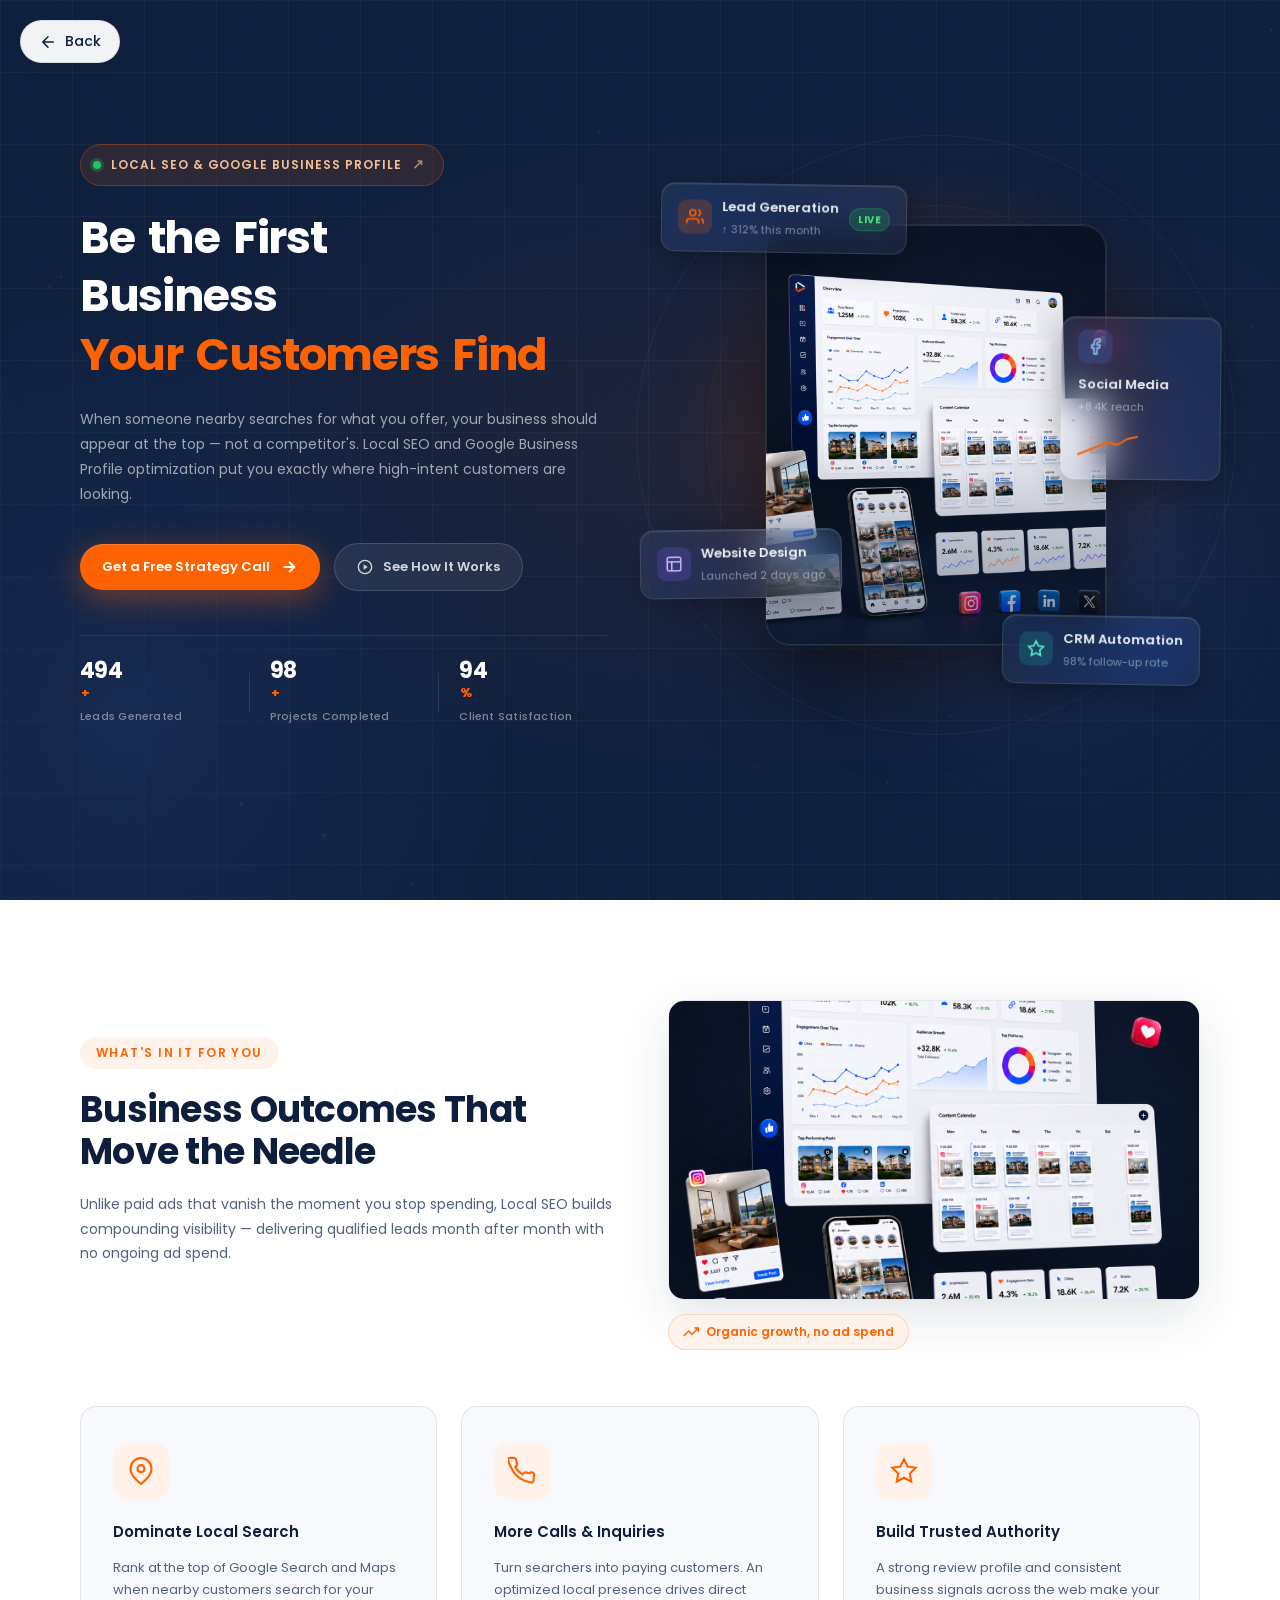
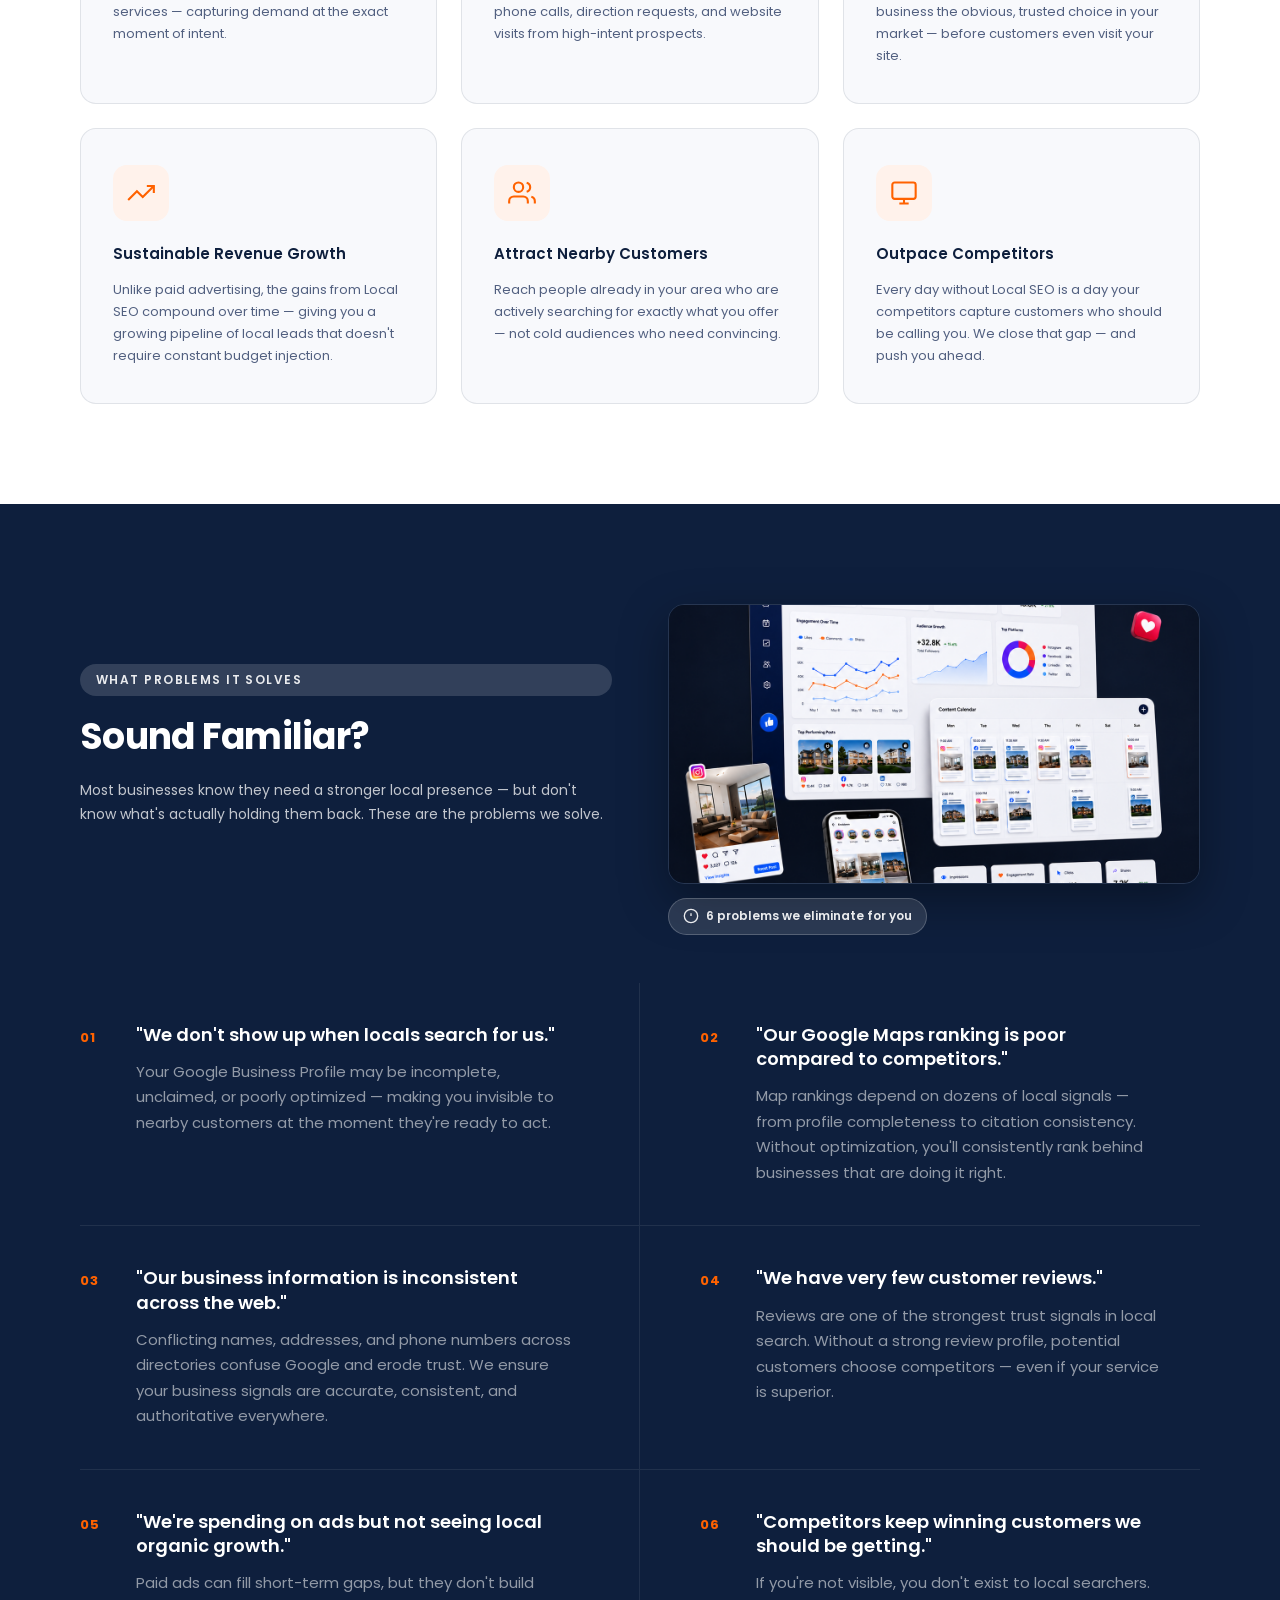
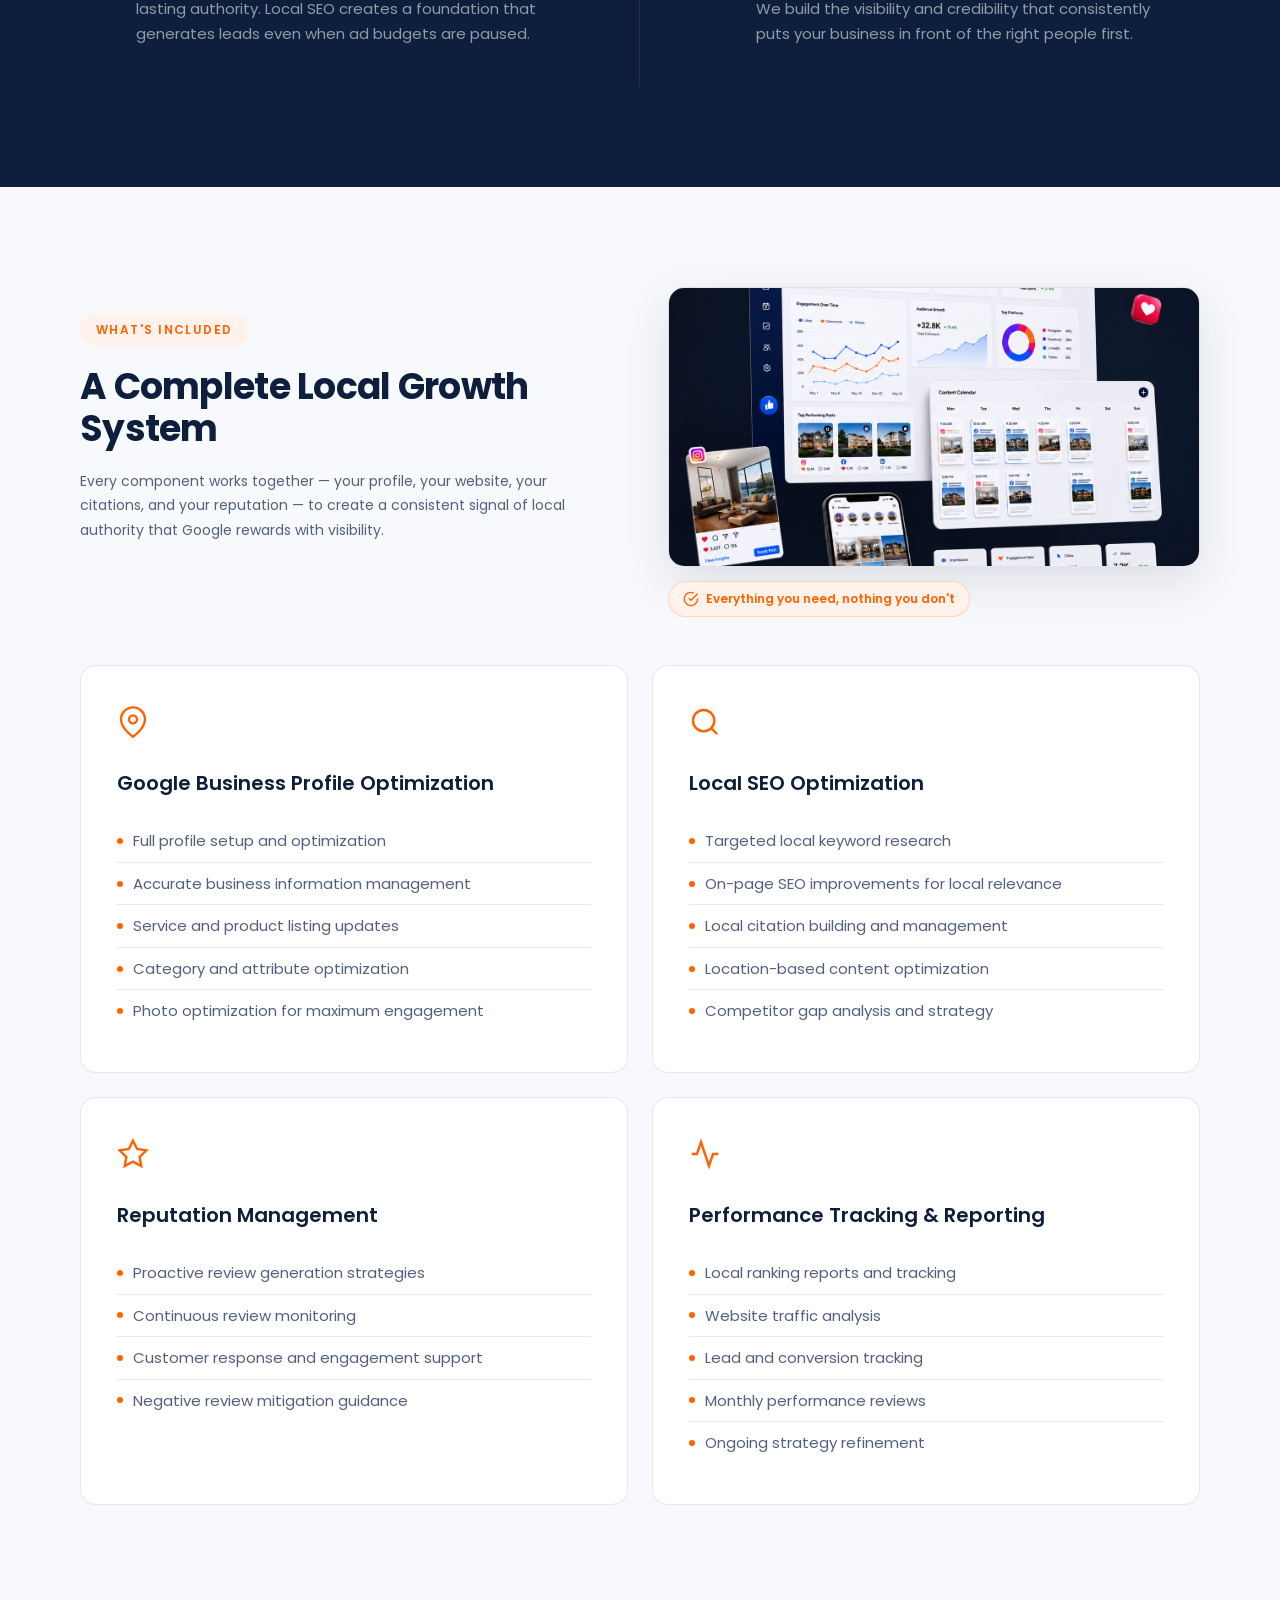
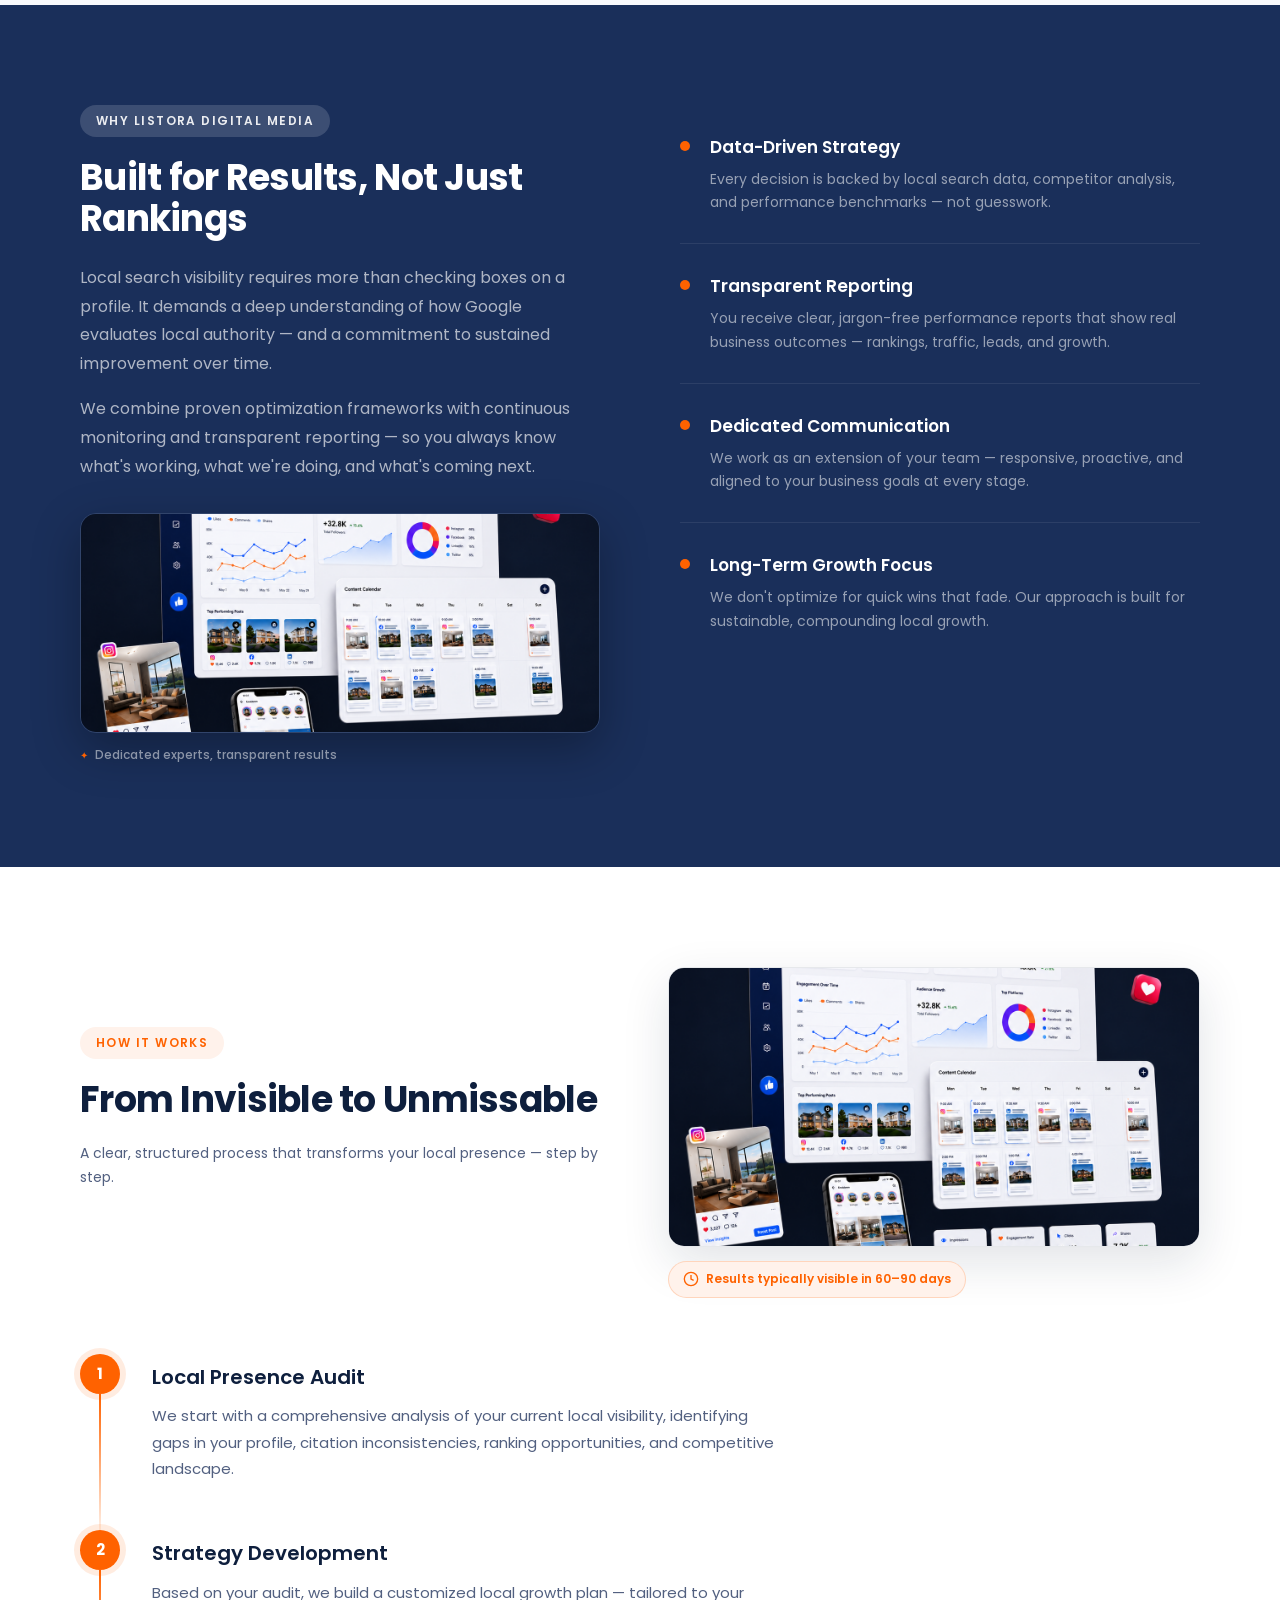
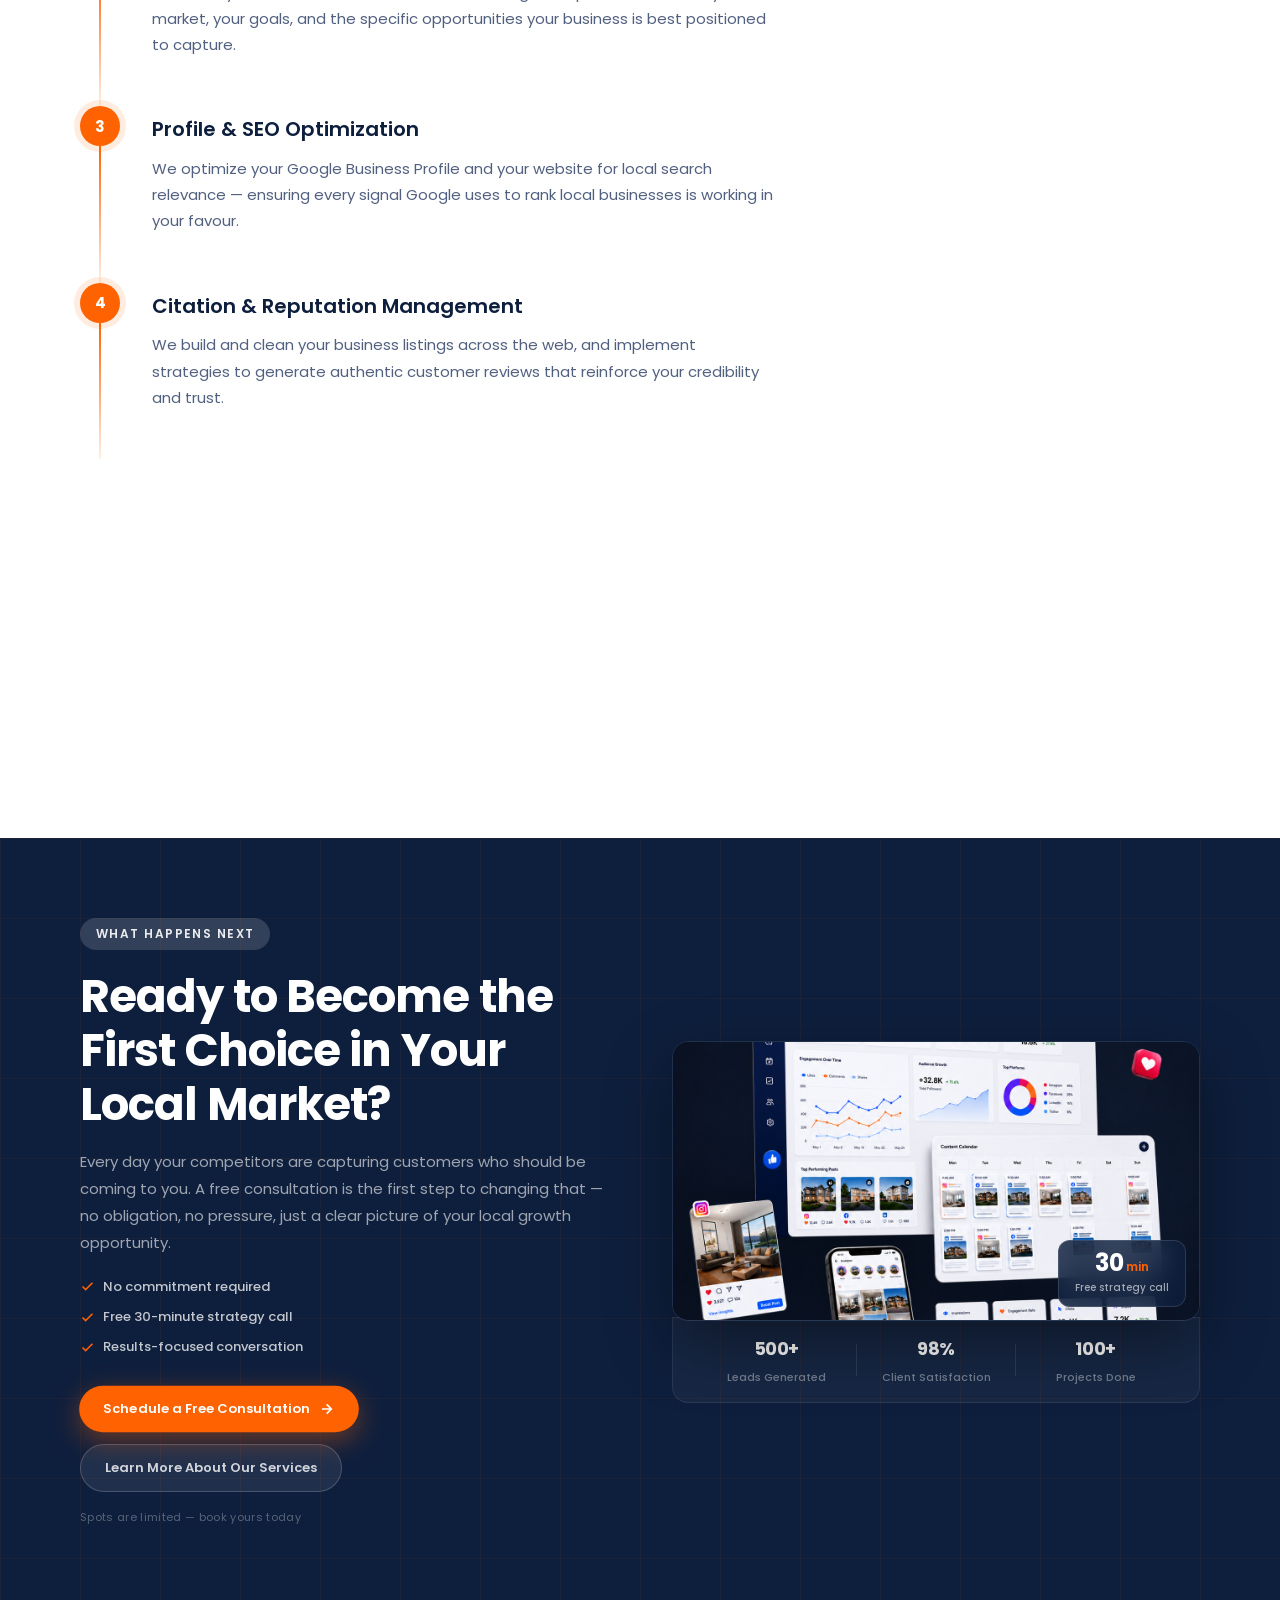
<file: localseogoogle.html>
<!DOCTYPE html>
<html lang="en">

<head>
    <meta charset="UTF-8">
    <meta name="viewport" content="width=device-width, initial-scale=1.0">
    <title>Local SEO & Google Business Profile — Listora Digital Media</title>
    <link rel="preconnect" href="https://fonts.googleapis.com">
    <link rel="preconnect" href="https://fonts.gstatic.com" crossorigin>
    <link href="https://fonts.googleapis.com/css2?family=Poppins:wght@400;500;600;700;800&display=swap"
        rel="stylesheet">
    <link rel="stylesheet" href="anim.css">
</head>

<body>

    <!-- Back Button -->
    <button class="back-btn" onclick="history.back()">
        <svg width="18" height="18" viewBox="0 0 24 24" fill="none" stroke="currentColor" stroke-width="2"
            stroke-linecap="round" stroke-linejoin="round">
            <path d="M19 12H5M12 5l-7 7 7 7" />
        </svg>
        Back
    </button>

    <!-- ═══════════════════════════════════════════════════
         HERO SECTION — Premium Two-Column Layout
    ════════════════════════════════════════════════════ -->
    <section class="hero" data-animate="hero">

        <!-- Background layers -->
        <div class="hero-bg-grid"></div>
        <div class="hero-bg-radial"></div>
        <div class="hero-bg-noise"></div>

        <div class="hero-layout container">

            <!-- ── LEFT COLUMN: Content ───────────────── -->
            <div class="hero-content">

                <!-- Badge -->
                <div class="hero-badge" data-hero-reveal="badge">
                    <span class="hero-badge-dot"></span>
                    <span>Local SEO & Google Business Profile</span>
                    <span class="hero-badge-arrow">↗</span>
                </div>

                <!-- Heading -->
                <h1 class="hero-title" data-hero-reveal="heading">
                    <span class="hero-word">Be</span>
                    <span class="hero-word">the</span>
                    <span class="hero-word">First</span>
                    <span class="hero-word hero-word--break">Business</span>
                    <span class="hero-word hero-word--accent">Your</span>
                    <span class="hero-word hero-word--accent">Customers</span>
                    <span class="hero-word hero-word--accent">Find</span>
                </h1>

                <!-- Description -->
                <p class="hero-desc" data-hero-reveal="desc">
                    When someone nearby searches for what you offer, your business should appear at the top — not a
                    competitor's. Local SEO and Google Business Profile optimization put you exactly where high-intent
                    customers are looking.
                </p>

                <!-- CTA Buttons -->
                <div class="hero-ctas" data-hero-reveal="ctas">
                    <a href="#" class="hero-btn hero-btn--primary">
                        <span>Get a Free Strategy Call</span>
                        <svg width="18" height="18" viewBox="0 0 24 24" fill="none" stroke="currentColor"
                            stroke-width="2.5">
                            <path d="M5 12h14M12 5l7 7-7 7" />
                        </svg>
                    </a>
                    <a href="#" class="hero-btn hero-btn--secondary">
                        <svg width="16" height="16" viewBox="0 0 24 24" fill="none" stroke="currentColor"
                            stroke-width="2">
                            <circle cx="12" cy="12" r="10" />
                            <polygon points="10 8 16 12 10 16 10 8" fill="currentColor" stroke="none" />
                        </svg>
                        <span>See How It Works</span>
                    </a>
                </div>

                <!-- Trust Indicators -->
                <div class="hero-trust" data-hero-reveal="trust">
                    <div class="trust-divider"></div>
                    <div class="trust-stats">
                        <div class="trust-stat">
                            <span class="trust-stat__number" data-count="500">0</span>
                            <span class="trust-stat__suffix">+</span>
                            <span class="trust-stat__label">Leads Generated</span>
                        </div>
                        <div class="trust-stat-sep"></div>
                        <div class="trust-stat">
                            <span class="trust-stat__number" data-count="100">0</span>
                            <span class="trust-stat__suffix">+</span>
                            <span class="trust-stat__label">Projects Completed</span>
                        </div>
                        <div class="trust-stat-sep"></div>
                        <div class="trust-stat">
                            <span class="trust-stat__number" data-count="98">0</span>
                            <span class="trust-stat__suffix">%</span>
                            <span class="trust-stat__label">Client Satisfaction</span>
                        </div>
                    </div>
                </div>

            </div>

            <!-- ── RIGHT COLUMN: Visuals ──────────────── -->
            <div class="hero-visual" data-hero-reveal="visual">

                <!-- Glow orbs behind image -->
                <div class="hero-glow hero-glow--orange"></div>
                <div class="hero-glow hero-glow--navy"></div>

                <!-- Main hero image -->
                <div class="hero-image-frame">
                    <div class="hero-image-border"></div>
                    <img src="s1.png" alt="Listora Digital Media" class="hero-main-image">
                    <div class="hero-image-overlay"></div>
                </div>

                <!-- Floating card 1 — Lead Generation -->
                <div class="floating-card floating-1" data-hero-reveal="card1">
                    <div class="floating-card__icon floating-card__icon--orange">
                        <svg width="18" height="18" viewBox="0 0 24 24" fill="none" stroke="currentColor"
                            stroke-width="2">
                            <path d="M17 21v-2a4 4 0 00-4-4H5a4 4 0 00-4 4v2" />
                            <circle cx="9" cy="7" r="4" />
                            <path d="M23 21v-2a4 4 0 00-3-3.87M16 3.13a4 4 0 010 7.75" />
                        </svg>
                    </div>
                    <div class="floating-card__body">

                        <div class="floating-card__text">
                            <span class="floating-card__title">Lead Generation</span>
                            <span class="floating-card__sub">↑ 312% this month</span>
                        </div>
                    </div>
                    <div class="floating-card__badge floating-card__badge--green">Live</div>
                </div>

                <!-- Floating card 2 — Social Media -->
                <div class="floating-card floating-2" data-hero-reveal="card2">
                    <div class="floating-card__icon floating-card__icon--blue">
                        <svg width="18" height="18" viewBox="0 0 24 24" fill="none" stroke="currentColor"
                            stroke-width="2">
                            <path d="M18 2h-3a5 5 0 00-5 5v3H7v4h3v8h4v-8h3l1-4h-4V7a1 1 0 011-1h3z" />
                        </svg>
                    </div>
                    <div class="floating-card__body">

                        <div class="floating-card__text">
                            <span class="floating-card__title">Social Media</span>
                            <span class="floating-card__sub">+8.4K reach</span>
                        </div>
                    </div>
                    <div class="floating-card__sparkline">
                        <svg width="60" height="24" viewBox="0 0 60 24" fill="none">
                            <polyline points="0,20 10,16 20,12 30,8 40,10 50,4 60,2" stroke="#ff6200" stroke-width="2"
                                stroke-linecap="round" stroke-linejoin="round" fill="none" />
                        </svg>
                    </div>
                </div>

                <!-- Floating card 3 — Web Design -->
                <div class="floating-card floating-3" data-hero-reveal="card3">
                    <div class="floating-card__icon floating-card__icon--purple">
                        <svg width="18" height="18" viewBox="0 0 24 24" fill="none" stroke="currentColor"
                            stroke-width="2">
                            <rect x="3" y="3" width="18" height="18" rx="2" />
                            <path d="M3 9h18M9 21V9" />
                        </svg>
                    </div>
                    <div class="floating-card__body">

                        <div class="floating-card__text">
                            <span class="floating-card__title">Website Design</span>
                            <span class="floating-card__sub">Launched 2 days ago</span>
                        </div>
                    </div>
                </div>

                <!-- Floating card 4 — CRM Automation -->
                <div class="floating-card floating-4" data-hero-reveal="card4">
                    <div class="floating-card__icon floating-card__icon--teal">
                        <svg width="18" height="18" viewBox="0 0 24 24" fill="none" stroke="currentColor"
                            stroke-width="2">
                            <path
                                d="M12 2l3.09 6.26L22 9.27l-5 4.87 1.18 6.88L12 17.77l-6.18 3.25L7 14.14 2 9.27l6.91-1.01L12 2z" />
                        </svg>
                    </div>
                    <div class="floating-card__body">

                        <div class="floating-card__text">
                            <span class="floating-card__title">CRM Automation</span>
                            <span class="floating-card__sub">98% follow-up rate</span>
                        </div>
                    </div>
                </div>

                <!-- Decorative ring -->
                <div class="hero-deco-ring hero-deco-ring--1" aria-hidden="true"></div>
                <div class="hero-deco-ring hero-deco-ring--2" aria-hidden="true"></div>

            </div>
        </div>



    </section>

    <!-- What's in it for Me -->
    <section class="benefits" data-animate="section">
        <div class="container">
            <div class="benefits-header">
                <div class="benefits-header-text">
                    <div class="section-tag" data-reveal>What's In It For You</div>
                    <h2 class="section-title" data-reveal>Business Outcomes That Move the Needle</h2>
                    <p class="section-intro" data-reveal>
                        Unlike paid ads that vanish the moment you stop spending, Local SEO builds compounding
                        visibility —
                        delivering qualified leads month after month with no ongoing ad spend.
                    </p>
                </div>
                <div class="benefits-header-image" data-reveal>
                    <img src="s1.png" alt="Local SEO Business Benefits" class="section-feature-img">
                    <div class="section-img-badge">
                        <svg width="16" height="16" viewBox="0 0 24 24" fill="none" stroke="currentColor"
                            stroke-width="2">
                            <polyline points="23 6 13.5 15.5 8.5 10.5 1 18" />
                            <polyline points="17 6 23 6 23 12" />
                        </svg>
                        Organic growth, no ad spend
                    </div>
                </div>
            </div>
            <div class="benefits-grid">
                <div class="benefit-card" data-reveal data-delay="0">
                    <div class="benefit-icon">
                        <svg width="28" height="28" viewBox="0 0 24 24" fill="none" stroke="currentColor"
                            stroke-width="1.8">
                            <path d="M21 10c0 7-9 13-9 13s-9-6-9-13a9 9 0 0118 0z" />
                            <circle cx="12" cy="10" r="3" />
                        </svg>
                    </div>

                    <h3>Dominate Local Search</h3>
                    <p>Rank at the top of Google Search and Maps when nearby customers search for your services —
                        capturing demand at the exact moment of intent.</p>
                </div>
                <div class="benefit-card" data-reveal data-delay="100">
                    <div class="benefit-icon">
                        <svg width="28" height="28" viewBox="0 0 24 24" fill="none" stroke="currentColor"
                            stroke-width="1.8">
                            <path
                                d="M22 16.92v3a2 2 0 01-2.18 2 19.79 19.79 0 01-8.63-3.07A19.5 19.5 0 013.07 9.81a19.79 19.79 0 01-3.07-8.67A2 2 0 012 .84h3a2 2 0 012 1.72c.127.96.361 1.903.7 2.81a2 2 0 01-.45 2.11L6.09 8.64a16 16 0 006.29 6.29l1.27-1.27a2 2 0 012.11-.45c.907.339 1.85.573 2.81.7A2 2 0 0122 16.92z" />
                        </svg>
                    </div>

                    <h3>More Calls & Inquiries</h3>
                    <p>Turn searchers into paying customers. An optimized local presence drives direct phone calls,
                        direction requests, and website visits from high-intent prospects.</p>
                </div>
                <div class="benefit-card" data-reveal data-delay="200">
                    <div class="benefit-icon">
                        <svg width="28" height="28" viewBox="0 0 24 24" fill="none" stroke="currentColor"
                            stroke-width="1.8">
                            <path
                                d="M12 2l3.09 6.26L22 9.27l-5 4.87 1.18 6.88L12 17.77l-6.18 3.25L7 14.14 2 9.27l6.91-1.01L12 2z" />
                        </svg>
                    </div>

                    <h3>Build Trusted Authority</h3>
                    <p>A strong review profile and consistent business signals across the web make your business the
                        obvious, trusted choice in your market — before customers even visit your site.</p>
                </div>
                <div class="benefit-card" data-reveal data-delay="300">
                    <div class="benefit-icon">
                        <svg width="28" height="28" viewBox="0 0 24 24" fill="none" stroke="currentColor"
                            stroke-width="1.8">
                            <polyline points="23 6 13.5 15.5 8.5 10.5 1 18" />
                            <polyline points="17 6 23 6 23 12" />
                        </svg>
                    </div>

                    <h3>Sustainable Revenue Growth</h3>
                    <p>Unlike paid advertising, the gains from Local SEO compound over time — giving you a growing
                        pipeline of local leads that doesn't require constant budget injection.</p>
                </div>
                <div class="benefit-card" data-reveal data-delay="400">
                    <div class="benefit-icon">
                        <svg width="28" height="28" viewBox="0 0 24 24" fill="none" stroke="currentColor"
                            stroke-width="1.8">
                            <path d="M17 21v-2a4 4 0 00-4-4H5a4 4 0 00-4 4v2" />
                            <circle cx="9" cy="7" r="4" />
                            <path d="M23 21v-2a4 4 0 00-3-3.87" />
                            <path d="M16 3.13a4 4 0 010 7.75" />
                        </svg>
                    </div>

                    <h3>Attract Nearby Customers</h3>
                    <p>Reach people already in your area who are actively searching for exactly what you offer — not
                        cold audiences who need convincing.</p>
                </div>
                <div class="benefit-card" data-reveal data-delay="500">
                    <div class="benefit-icon">
                        <svg width="28" height="28" viewBox="0 0 24 24" fill="none" stroke="currentColor"
                            stroke-width="1.8">
                            <rect x="2" y="3" width="20" height="14" rx="2" />
                            <path d="M8 21h8M12 17v4" />
                        </svg>
                    </div>

                    <h3>Outpace Competitors</h3>
                    <p>Every day without Local SEO is a day your competitors capture customers who should be calling
                        you. We close that gap — and push you ahead.</p>
                </div>
            </div><!-- /.benefits-grid -->
        </div>
    </section>

    <!-- Problems It Solves -->
    <section class="problems" data-animate="section">
        <div class="container">
            <div class="problems-top">
                <div class="problems-top-text">
                    <div class="section-tag light" data-reveal>What Problems It Solves</div>
                    <h2 class="section-title light" data-reveal>Sound Familiar?</h2>
                    <p class="section-intro light" data-reveal>
                        Most businesses know they need a stronger local presence — but don't know what's actually
                        holding them
                        back. These are the problems we solve.
                    </p>
                </div>
                <div class="problems-top-image" data-reveal>
                    <img src="s1.png" alt="Common Local SEO Problems"
                        class="section-feature-img section-feature-img--light">
                    <div class="section-img-badge section-img-badge--light">
                        <svg width="16" height="16" viewBox="0 0 24 24" fill="none" stroke="currentColor"
                            stroke-width="2">
                            <circle cx="12" cy="12" r="10" />
                            <line x1="12" y1="8" x2="12" y2="12" />
                            <line x1="12" y1="16" x2="12.01" y2="16" />
                        </svg>
                        6 problems we eliminate for you
                    </div>
                </div>
            </div>
            <div class="problems-list">
                <div class="problem-item" data-reveal data-delay="0">
                    <div class="problem-number">01</div>
                    <div class="problem-content">
                        <h3>"We don't show up when locals search for us."</h3>
                        <p>Your Google Business Profile may be incomplete, unclaimed, or poorly optimized — making you
                            invisible to nearby customers at the moment they're ready to act.</p>
                    </div>
                </div>
                <div class="problem-item" data-reveal data-delay="100">
                    <div class="problem-number">02</div>
                    <div class="problem-content">
                        <h3>"Our Google Maps ranking is poor compared to competitors."</h3>
                        <p>Map rankings depend on dozens of local signals — from profile completeness to citation
                            consistency. Without optimization, you'll consistently rank behind businesses that are doing
                            it right.</p>
                    </div>
                </div>
                <div class="problem-item" data-reveal data-delay="200">
                    <div class="problem-number">03</div>
                    <div class="problem-content">
                        <h3>"Our business information is inconsistent across the web."</h3>
                        <p>Conflicting names, addresses, and phone numbers across directories confuse Google and erode
                            trust. We ensure your business signals are accurate, consistent, and authoritative
                            everywhere.</p>
                    </div>
                </div>
                <div class="problem-item" data-reveal data-delay="300">
                    <div class="problem-number">04</div>
                    <div class="problem-content">
                        <h3>"We have very few customer reviews."</h3>
                        <p>Reviews are one of the strongest trust signals in local search. Without a strong review
                            profile, potential customers choose competitors — even if your service is superior.</p>
                    </div>
                </div>
                <div class="problem-item" data-reveal data-delay="400">
                    <div class="problem-number">05</div>
                    <div class="problem-content">
                        <h3>"We're spending on ads but not seeing local organic growth."</h3>
                        <p>Paid ads can fill short-term gaps, but they don't build lasting authority. Local SEO creates
                            a foundation that generates leads even when ad budgets are paused.</p>
                    </div>
                </div>
                <div class="problem-item" data-reveal data-delay="500">
                    <div class="problem-number">06</div>
                    <div class="problem-content">
                        <h3>"Competitors keep winning customers we should be getting."</h3>
                        <p>If you're not visible, you don't exist to local searchers. We build the visibility and
                            credibility that consistently puts your business in front of the right people first.</p>
                    </div>
                </div>
            </div>
        </div>
    </section>

    <!-- What's Included -->
    <section class="included" data-animate="section">
        <div class="container">
            <div class="included-header">
                <div>
                    <div class="section-tag" data-reveal>What's Included</div>
                    <h2 class="section-title" data-reveal>A Complete Local Growth System</h2>
                    <p class="section-intro" data-reveal>
                        Every component works together — your profile, your website, your citations, and your reputation
                        — to create a consistent signal of local authority that Google rewards with visibility.
                    </p>
                </div>
                <div class="included-header-image" data-reveal>
                    <img src="s1.png" alt="Complete Local Growth System" class="section-feature-img">
                    <div class="section-img-badge">
                        <svg width="16" height="16" viewBox="0 0 24 24" fill="none" stroke="currentColor"
                            stroke-width="2">
                            <path d="M22 11.08V12a10 10 0 11-5.93-9.14" />
                            <polyline points="22 4 12 14.01 9 11.01" />
                        </svg>
                        Everything you need, nothing you don't
                    </div>
                </div>
            </div>
            <div class="included-grid">
                <div class="included-card" data-reveal data-delay="0">

                    <div class="included-icon">
                        <svg width="32" height="32" viewBox="0 0 24 24" fill="none" stroke="#ff6200" stroke-width="1.8">
                            <path d="M21 10c0 7-9 13-9 13s-9-6-9-13a9 9 0 0118 0z" />
                            <circle cx="12" cy="10" r="3" />
                        </svg>
                    </div>
                    <h3>Google Business Profile Optimization</h3>
                    <ul>
                        <li>Full profile setup and optimization</li>
                        <li>Accurate business information management</li>
                        <li>Service and product listing updates</li>
                        <li>Category and attribute optimization</li>
                        <li>Photo optimization for maximum engagement</li>
                    </ul>
                </div>
                <div class="included-card" data-reveal data-delay="150">

                    <div class="included-icon">
                        <svg width="32" height="32" viewBox="0 0 24 24" fill="none" stroke="#ff6200" stroke-width="1.8">
                            <circle cx="11" cy="11" r="8" />
                            <path d="M21 21l-4.35-4.35" />
                        </svg>
                    </div>
                    <h3>Local SEO Optimization</h3>
                    <ul>
                        <li>Targeted local keyword research</li>
                        <li>On-page SEO improvements for local relevance</li>
                        <li>Local citation building and management</li>
                        <li>Location-based content optimization</li>
                        <li>Competitor gap analysis and strategy</li>
                    </ul>
                </div>
                <div class="included-card" data-reveal data-delay="300">

                    <div class="included-icon">
                        <svg width="32" height="32" viewBox="0 0 24 24" fill="none" stroke="#ff6200" stroke-width="1.8">
                            <path
                                d="M12 2l3.09 6.26L22 9.27l-5 4.87 1.18 6.88L12 17.77l-6.18 3.25L7 14.14 2 9.27l6.91-1.01L12 2z" />
                        </svg>
                    </div>
                    <h3>Reputation Management</h3>
                    <ul>
                        <li>Proactive review generation strategies</li>
                        <li>Continuous review monitoring</li>
                        <li>Customer response and engagement support</li>
                        <li>Negative review mitigation guidance</li>
                    </ul>
                </div>
                <div class="included-card" data-reveal data-delay="450">

                    <div class="included-icon">
                        <svg width="32" height="32" viewBox="0 0 24 24" fill="none" stroke="#ff6200" stroke-width="1.8">
                            <polyline points="22 12 18 12 15 21 9 3 6 12 2 12" />
                        </svg>
                    </div>
                    <h3>Performance Tracking & Reporting</h3>
                    <ul>
                        <li>Local ranking reports and tracking</li>
                        <li>Website traffic analysis</li>
                        <li>Lead and conversion tracking</li>
                        <li>Monthly performance reviews</li>
                        <li>Ongoing strategy refinement</li>
                    </ul>
                </div>
            </div>
        </div>
    </section>

    <!-- Why Trust Listora -->
    <section class="trust" data-animate="section">
        <div class="container">
            <div class="trust-inner">
                <div class="trust-left" data-reveal>
                    <div class="section-tag light">Why Listora Digital Media</div>
                    <h2 class="section-title light">Built for Results, Not Just Rankings</h2>
                    <p class="trust-body light">
                        Local search visibility requires more than checking boxes on a profile. It demands a deep
                        understanding of how Google evaluates local authority — and a commitment to sustained
                        improvement over time.
                    </p>
                    <p class="trust-body light">
                        We combine proven optimization frameworks with continuous monitoring and transparent reporting —
                        so you always know what's working, what we're doing, and what's coming next.
                    </p>
                    <div class="trust-left-image" data-reveal>
                        <img src="s1.png" alt="Listora Digital Media Team" class="trust-img">
                        <div class="trust-img-caption">
                            <span class="trust-img-caption__icon">✦</span>
                            Dedicated experts, transparent results
                        </div>
                    </div>
                </div>
                <div class="trust-right">
                    <div class="trust-pillar" data-reveal data-delay="0">
                        <div class="pillar-dot"></div>
                        <div>
                            <h4>Data-Driven Strategy</h4>
                            <p>Every decision is backed by local search data, competitor analysis, and performance
                                benchmarks — not guesswork.</p>
                        </div>
                    </div>
                    <div class="trust-pillar" data-reveal data-delay="100">
                        <div class="pillar-dot"></div>
                        <div>
                            <h4>Transparent Reporting</h4>
                            <p>You receive clear, jargon-free performance reports that show real business outcomes —
                                rankings, traffic, leads, and growth.</p>
                        </div>
                    </div>
                    <div class="trust-pillar" data-reveal data-delay="200">
                        <div class="pillar-dot"></div>
                        <div>
                            <h4>Dedicated Communication</h4>
                            <p>We work as an extension of your team — responsive, proactive, and aligned to your
                                business goals at every stage.</p>
                        </div>
                    </div>
                    <div class="trust-pillar" data-reveal data-delay="300">
                        <div class="pillar-dot"></div>
                        <div>
                            <h4>Long-Term Growth Focus</h4>
                            <p>We don't optimize for quick wins that fade. Our approach is built for sustainable,
                                compounding local growth.</p>
                        </div>
                    </div>
                </div>
            </div>
        </div>
    </section>

    <!-- Process -->
    <section class="process" data-animate="section">
        <div class="container">
            <div class="process-header">
                <div class="process-header-text">
                    <div class="section-tag" data-reveal>How It Works</div>
                    <h2 class="section-title" data-reveal>From Invisible to Unmissable</h2>
                    <p class="section-intro" data-reveal>A clear, structured process that transforms your local presence
                        — step
                        by step.</p>
                </div>
                <div class="process-header-image" data-reveal>
                    <img src="s1.png" alt="Our Process Overview" class="section-feature-img">
                    <div class="section-img-badge">
                        <svg width="16" height="16" viewBox="0 0 24 24" fill="none" stroke="currentColor"
                            stroke-width="2">
                            <circle cx="12" cy="12" r="10" />
                            <polyline points="12 6 12 12 16 14" />
                        </svg>
                        Results typically visible in 60–90 days
                    </div>
                </div>
            </div>
            <div class="process-layout">
                <div class="process-steps">
                    <div class="process-step" data-reveal data-delay="0">
                        <div class="step-line"></div>
                        <div class="step-num">1</div>
                        <div class="step-body">
                            <h3>Local Presence Audit</h3>
                            <p>We start with a comprehensive analysis of your current local visibility, identifying gaps
                                in
                                your profile, citation inconsistencies, ranking opportunities, and competitive
                                landscape.
                            </p>
                        </div>
                    </div>
                    <div class="process-step" data-reveal data-delay="150">
                        <div class="step-line"></div>
                        <div class="step-num">2</div>
                        <div class="step-body">
                            <h3>Strategy Development</h3>
                            <p>Based on your audit, we build a customized local growth plan — tailored to your market,
                                your
                                goals, and the specific opportunities your business is best positioned to capture.</p>
                        </div>
                    </div>
                    <div class="process-step" data-reveal data-delay="300">
                        <div class="step-line"></div>
                        <div class="step-num">3</div>
                        <div class="step-body">
                            <h3>Profile & SEO Optimization</h3>
                            <p>We optimize your Google Business Profile and your website for local search relevance —
                                ensuring every signal Google uses to rank local businesses is working in your favour.
                            </p>
                        </div>
                    </div>
                    <div class="process-step" data-reveal data-delay="450">
                        <div class="step-line"></div>
                        <div class="step-num">4</div>
                        <div class="step-body">
                            <h3>Citation & Reputation Management</h3>
                            <p>We build and clean your business listings across the web, and implement strategies to
                                generate authentic customer reviews that reinforce your credibility and trust.</p>
                        </div>
                    </div>
                    <div class="process-step" data-reveal data-delay="600">
                        <div class="step-line"></div>
                        <div class="step-num">5</div>
                        <div class="step-body">
                            <h3>Monitoring & Reporting</h3>
                            <p>We track your local rankings, traffic, and lead performance on an ongoing basis —
                                delivering
                                clear monthly reports and regular check-ins to keep you informed.</p>
                        </div>
                    </div>
                    <div class="process-step last" data-reveal data-delay="750">
                        <div class="step-num">6</div>
                        <div class="step-body">
                            <h3>Continuous Growth Optimization</h3>
                            <p>As your rankings grow and data accumulates, we continuously refine our approach —
                                maximizing
                                your results and staying ahead of algorithm updates and competitor moves.</p>
                        </div>
                    </div>
                </div>
            </div>
        </div>
    </section>

    <!-- CTA -->
    <section class="cta" data-animate="section">
        <div class="cta-grid-bg"></div>
        <div class="container">
            <div class="cta-inner">

                <!-- Left: text + actions -->
                <div class="cta-left" data-reveal>
                    <div class="section-tag light">What Happens Next</div>
                    <h2 class="cta-title">Ready to Become the First Choice in Your Local Market?</h2>
                    <p class="cta-body">
                        Every day your competitors are capturing customers who should be coming to you.
                        A free consultation is the first step to changing that — no obligation, no pressure,
                        just a clear picture of your local growth opportunity.
                    </p>

                    <!-- Trust micro-signals -->
                    <ul class="cta-trust-list">
                        <li>
                            <svg width="15" height="15" viewBox="0 0 24 24" fill="none" stroke="currentColor"
                                stroke-width="2.5">
                                <polyline points="20 6 9 17 4 12" />
                            </svg>
                            No commitment required
                        </li>
                        <li>
                            <svg width="15" height="15" viewBox="0 0 24 24" fill="none" stroke="currentColor"
                                stroke-width="2.5">
                                <polyline points="20 6 9 17 4 12" />
                            </svg>
                            Free 30-minute strategy call
                        </li>
                        <li>
                            <svg width="15" height="15" viewBox="0 0 24 24" fill="none" stroke="currentColor"
                                stroke-width="2.5">
                                <polyline points="20 6 9 17 4 12" />
                            </svg>
                            Results-focused conversation
                        </li>
                    </ul>

                    <div class="cta-actions">
                        <a href="#" class="cta-btn primary">
                            Schedule a Free Consultation
                            <svg width="16" height="16" viewBox="0 0 24 24" fill="none" stroke="currentColor"
                                stroke-width="2.5">
                                <path d="M5 12h14M12 5l7 7-7 7" />
                            </svg>
                        </a>
                        <a href="#" class="cta-btn secondary">Learn More About Our Services</a>
                    </div>
                    <p class="cta-note">Spots are limited — book yours today</p>
                </div>

                <!-- Right: image card -->
                <div class="cta-right" data-reveal>
                    <div class="cta-image-wrap">
                        <img src="s1.png" alt="Free Strategy Consultation" class="cta-feature-img">
                        <div class="cta-feature-overlay">
                            <div class="cta-feature-stat">
                                <span class="cta-feature-stat__number">30</span>
                                <span class="cta-feature-stat__unit">min</span>
                            </div>
                            <span class="cta-feature-stat__label">Free strategy call</span>
                        </div>
                    </div>

                    <!-- Stats row below image -->
                    <div class="cta-stats">
                        <div class="cta-stat">
                            <span class="cta-stat__num">500+</span>
                            <span class="cta-stat__lbl">Leads Generated</span>
                        </div>
                        <div class="cta-stat-sep"></div>
                        <div class="cta-stat">
                            <span class="cta-stat__num">98%</span>
                            <span class="cta-stat__lbl">Client Satisfaction</span>
                        </div>
                        <div class="cta-stat-sep"></div>
                        <div class="cta-stat">
                            <span class="cta-stat__num">100+</span>
                            <span class="cta-stat__lbl">Projects Done</span>
                        </div>
                    </div>
                </div>

            </div>
        </div>
    </section>

    <script src="animations.js"></script>
</body>

</html>
</file>
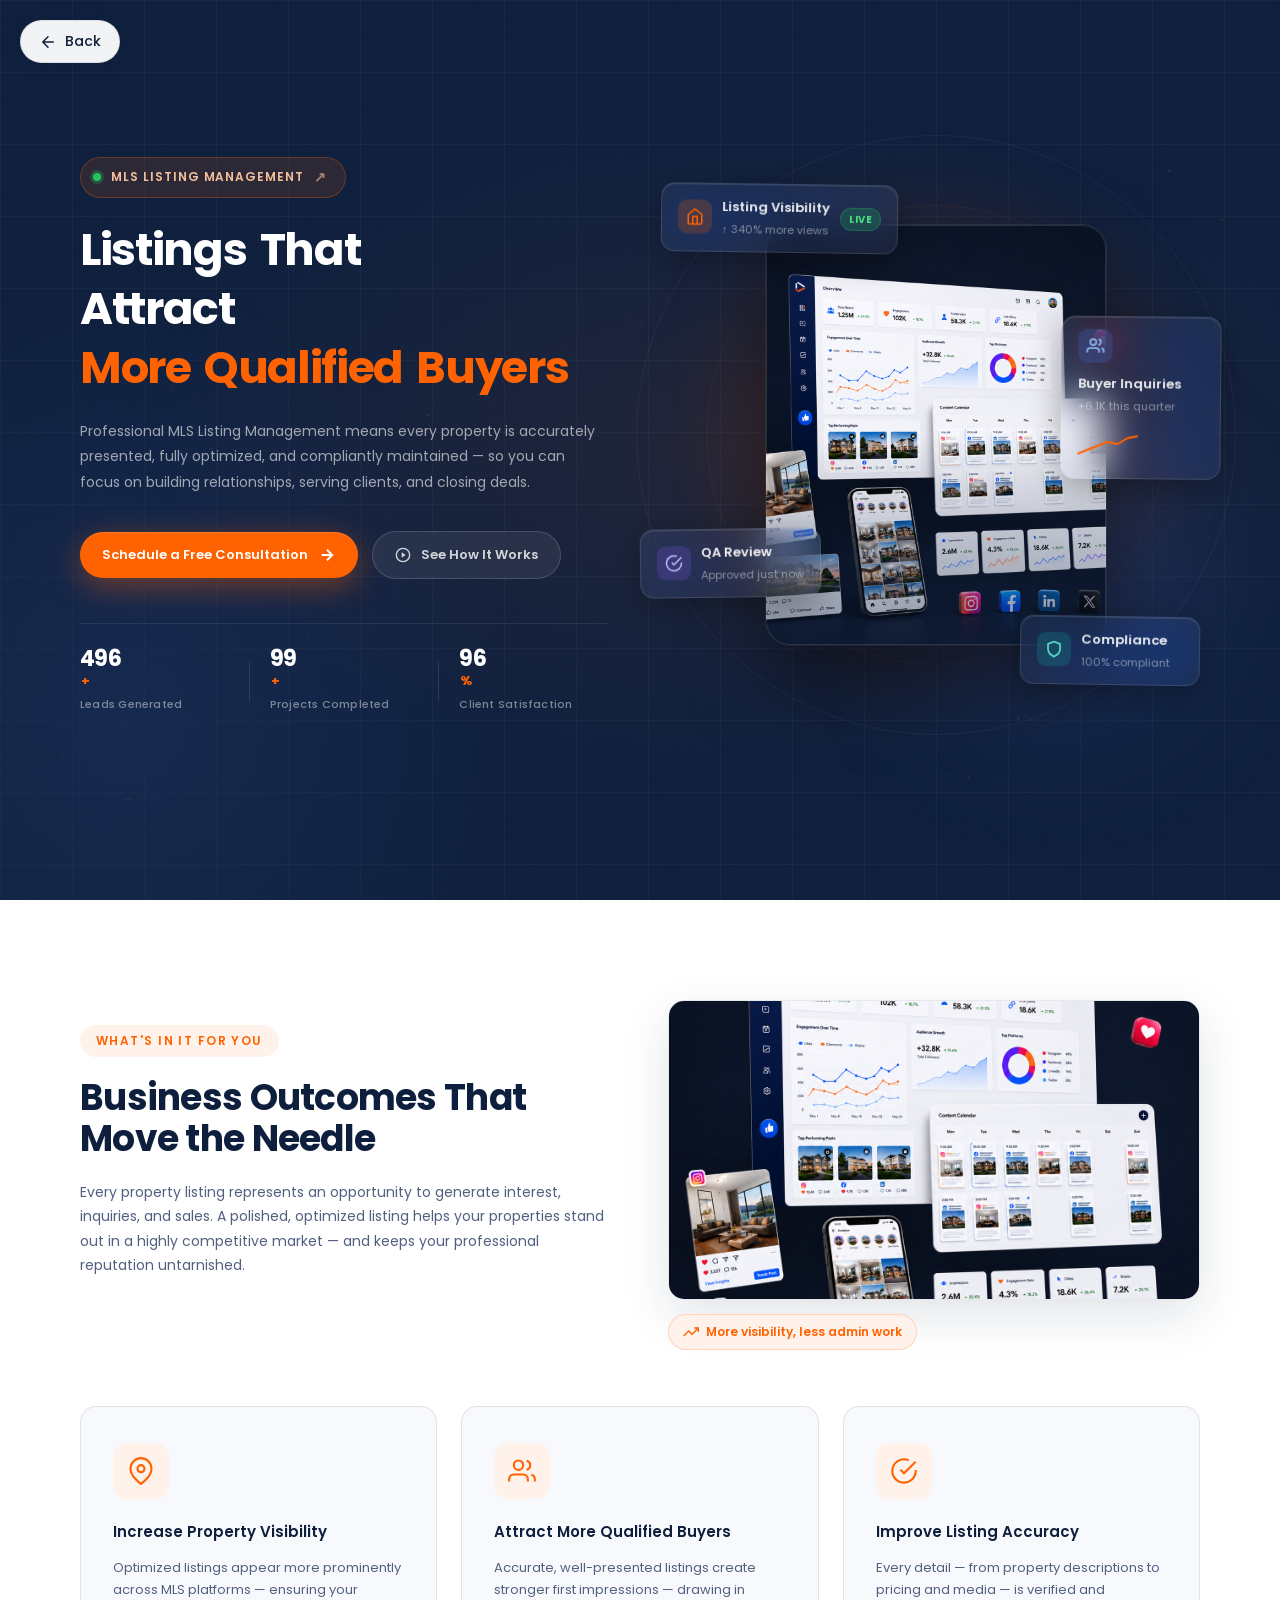
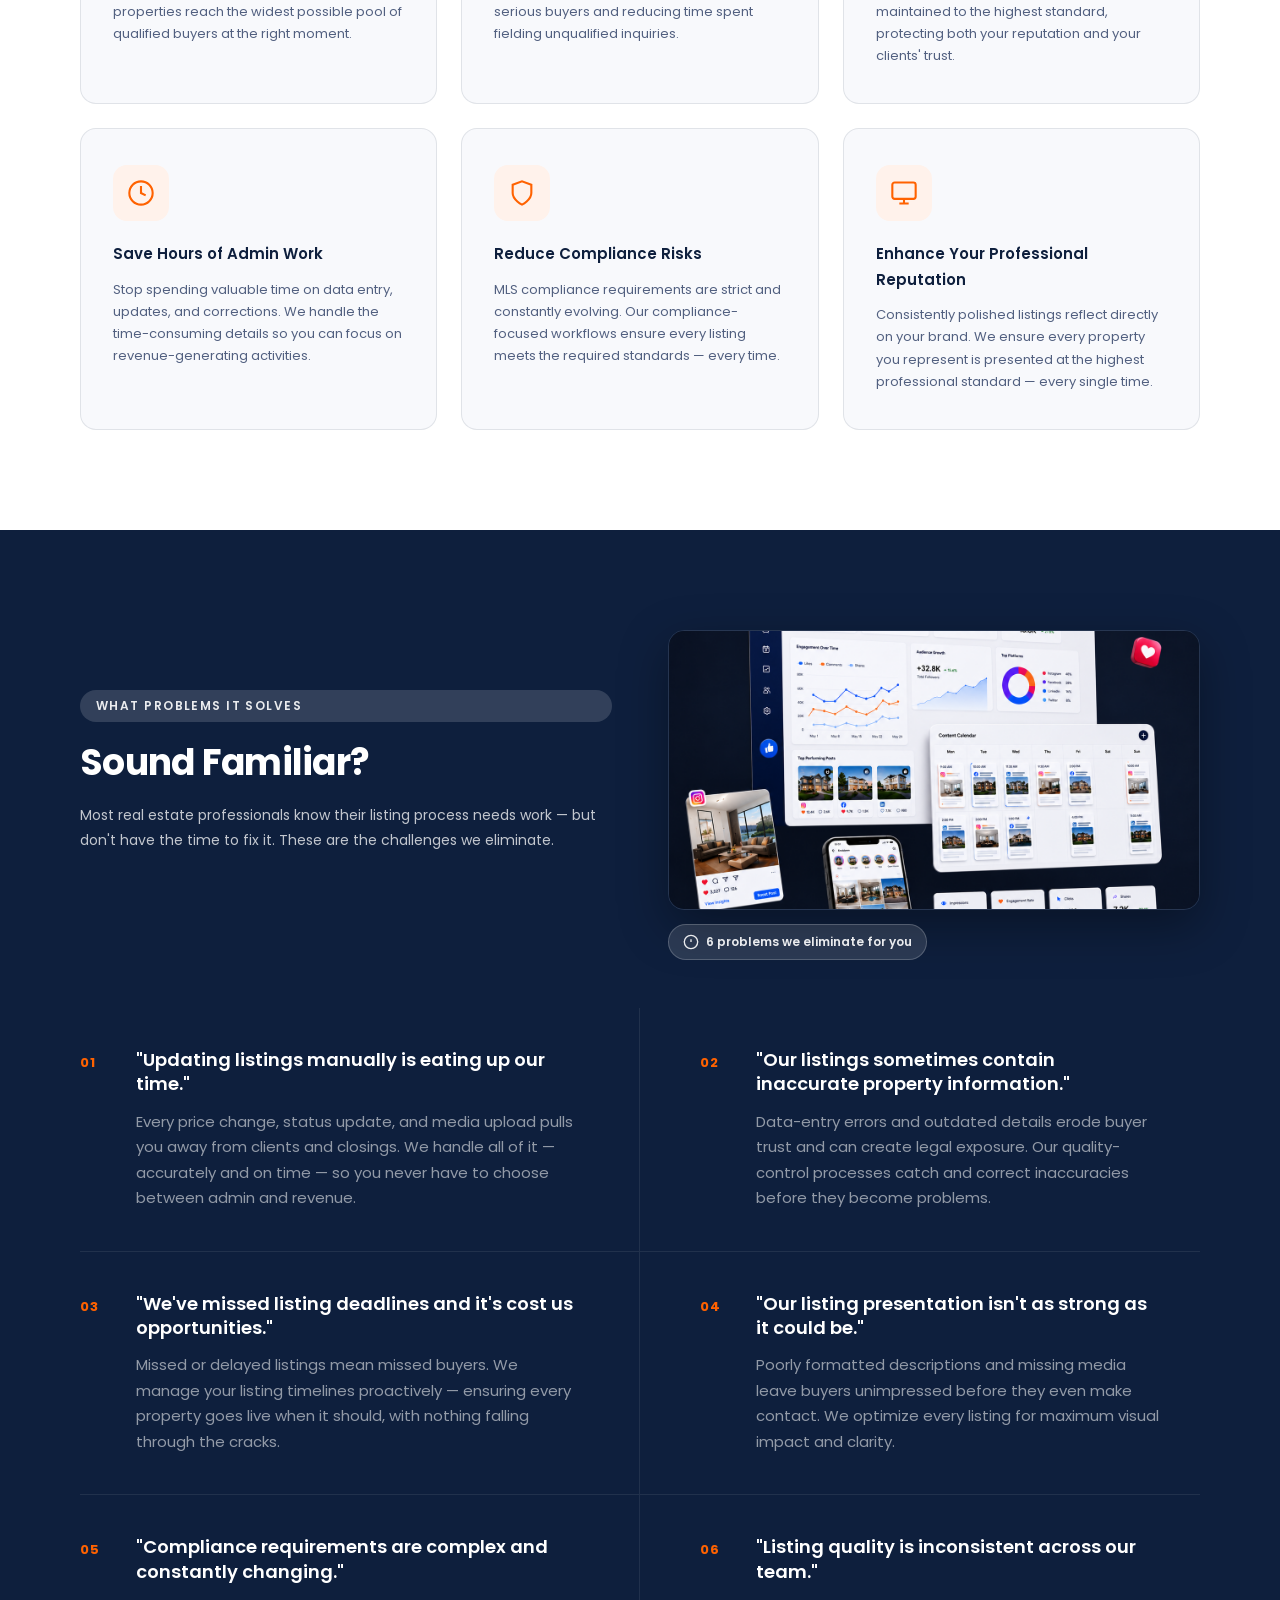
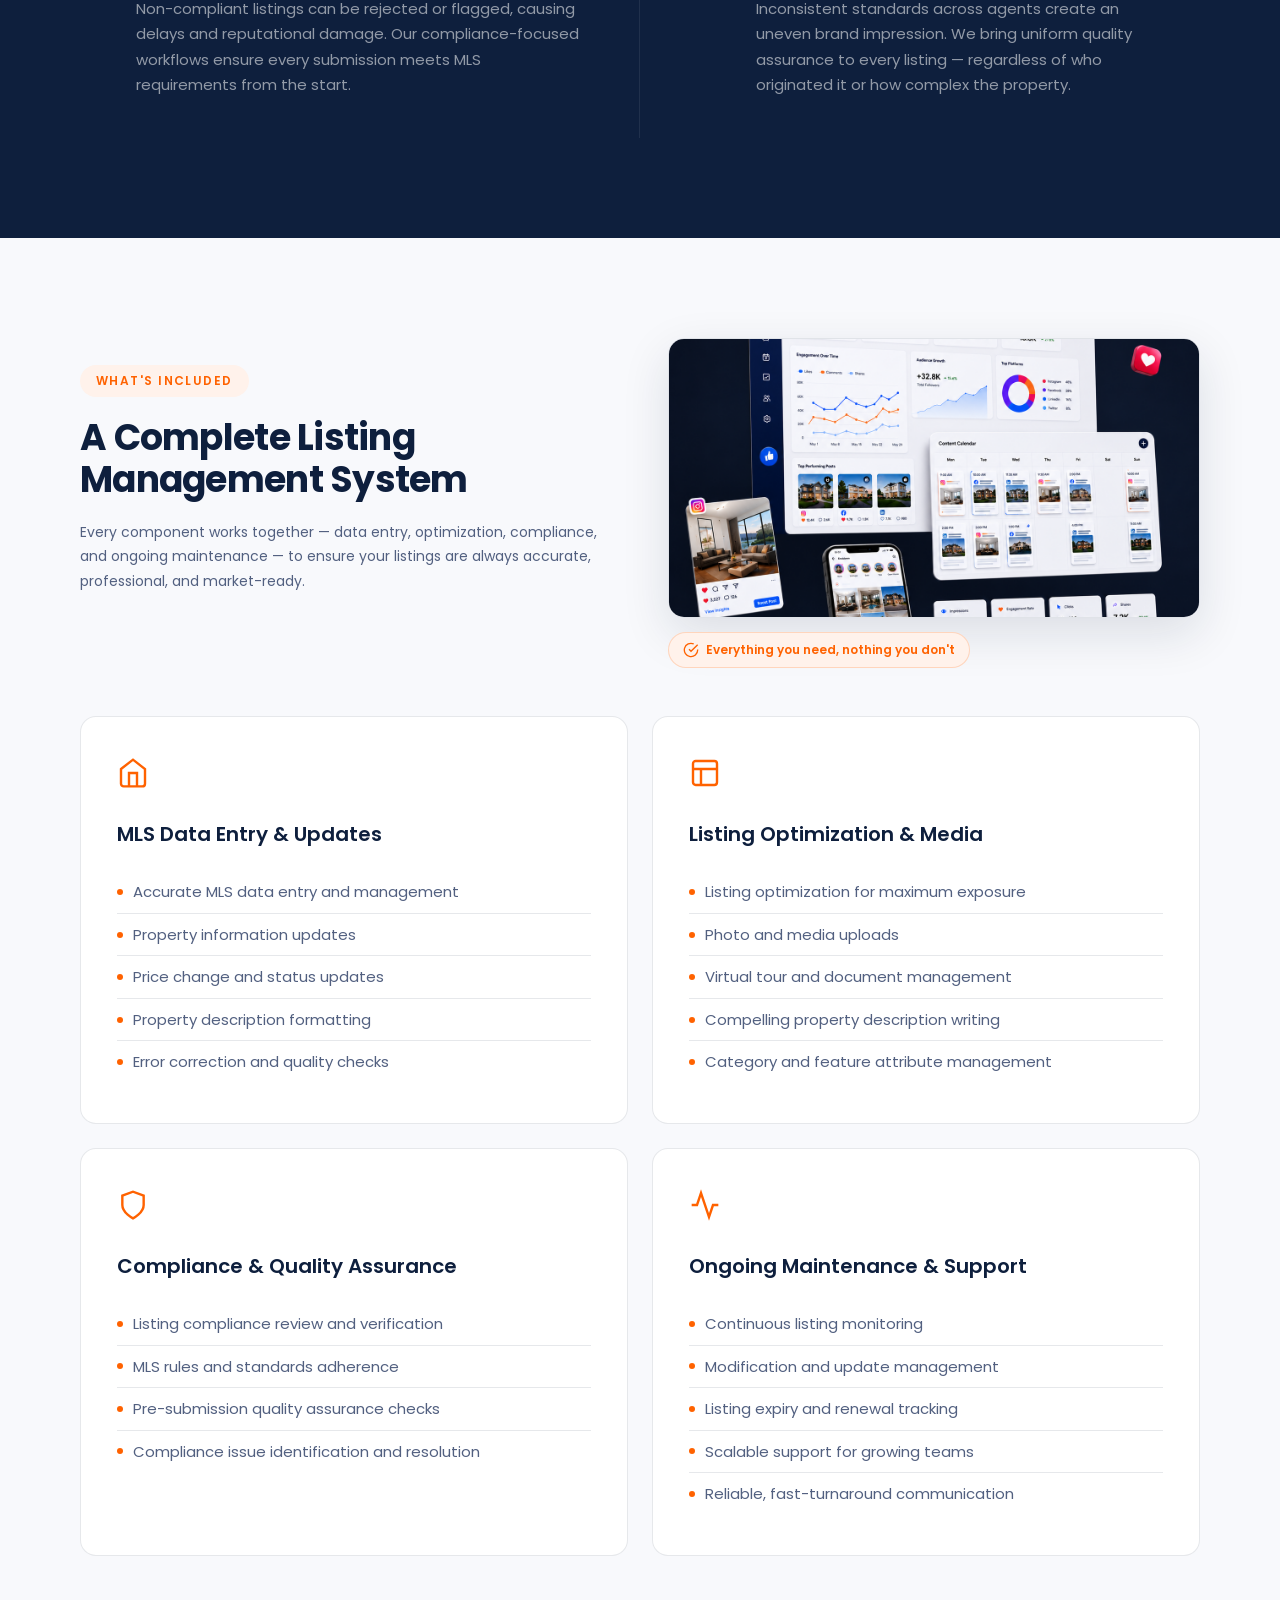
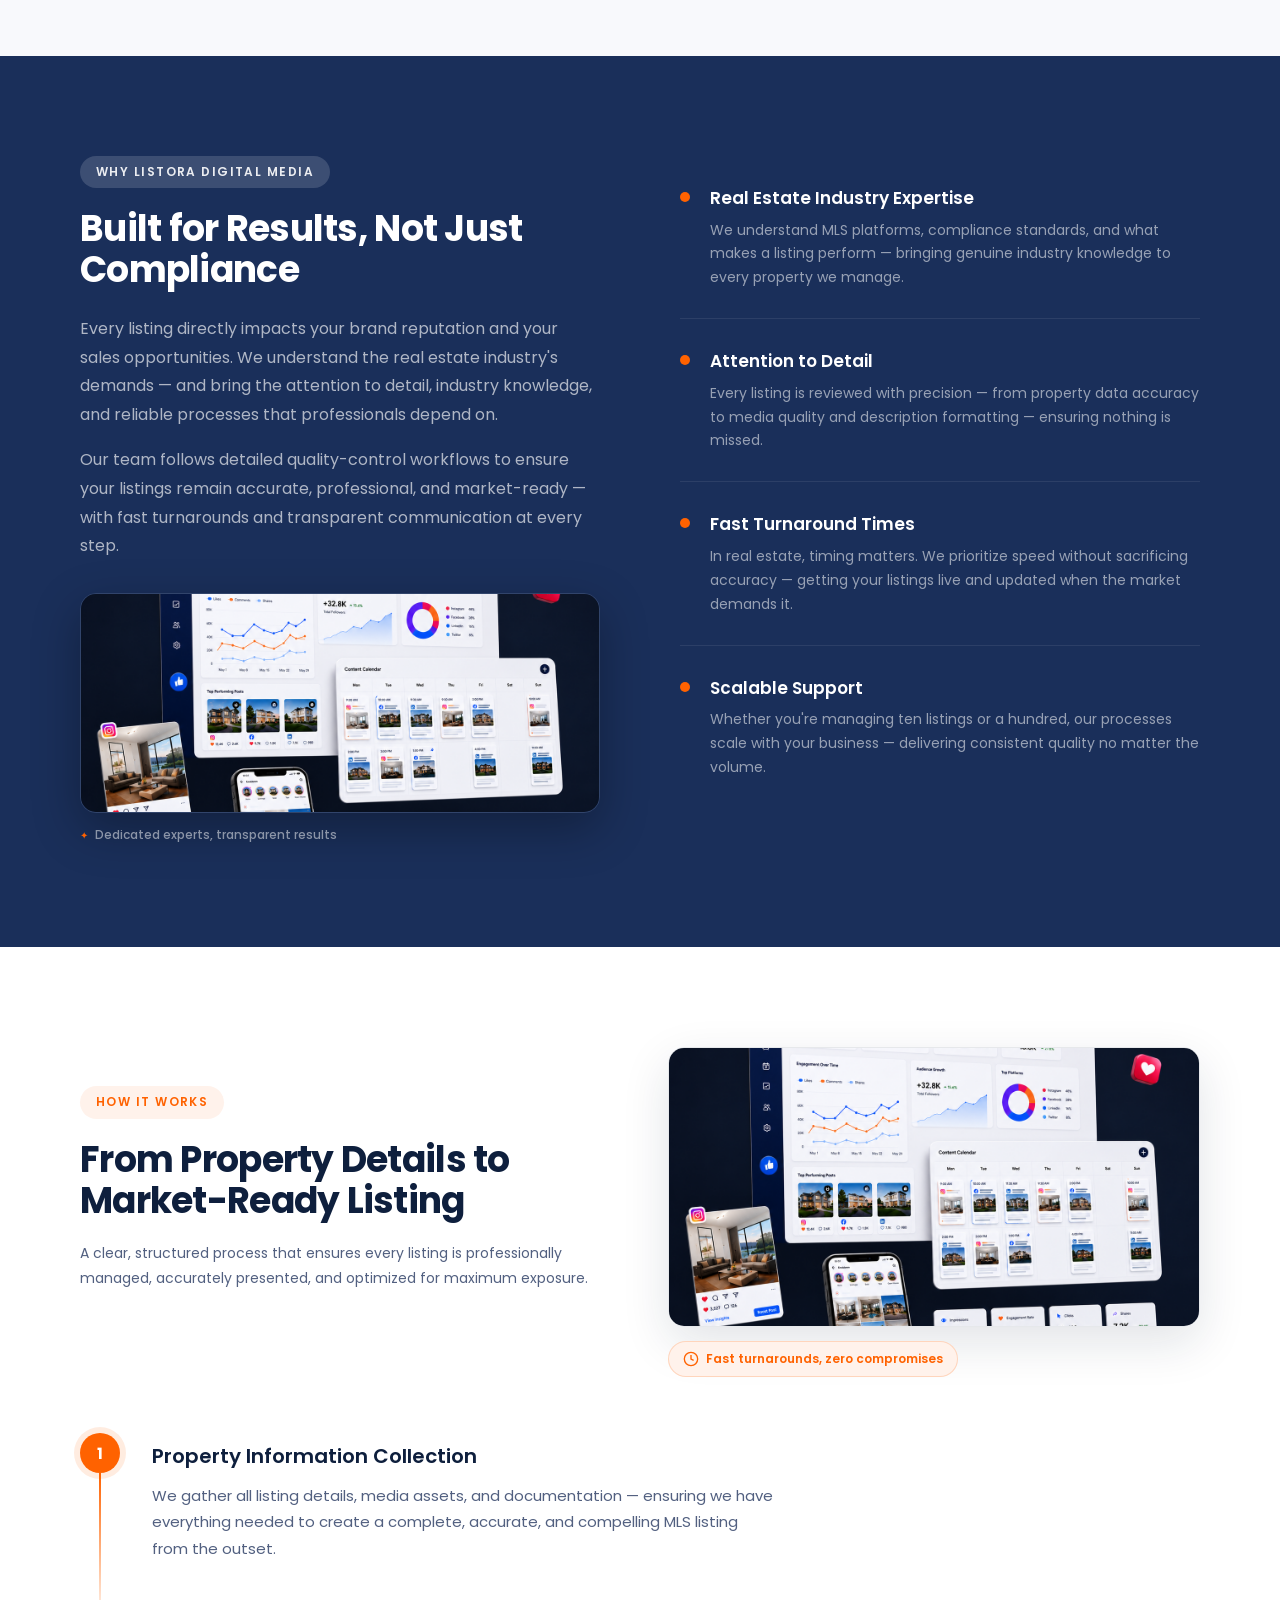
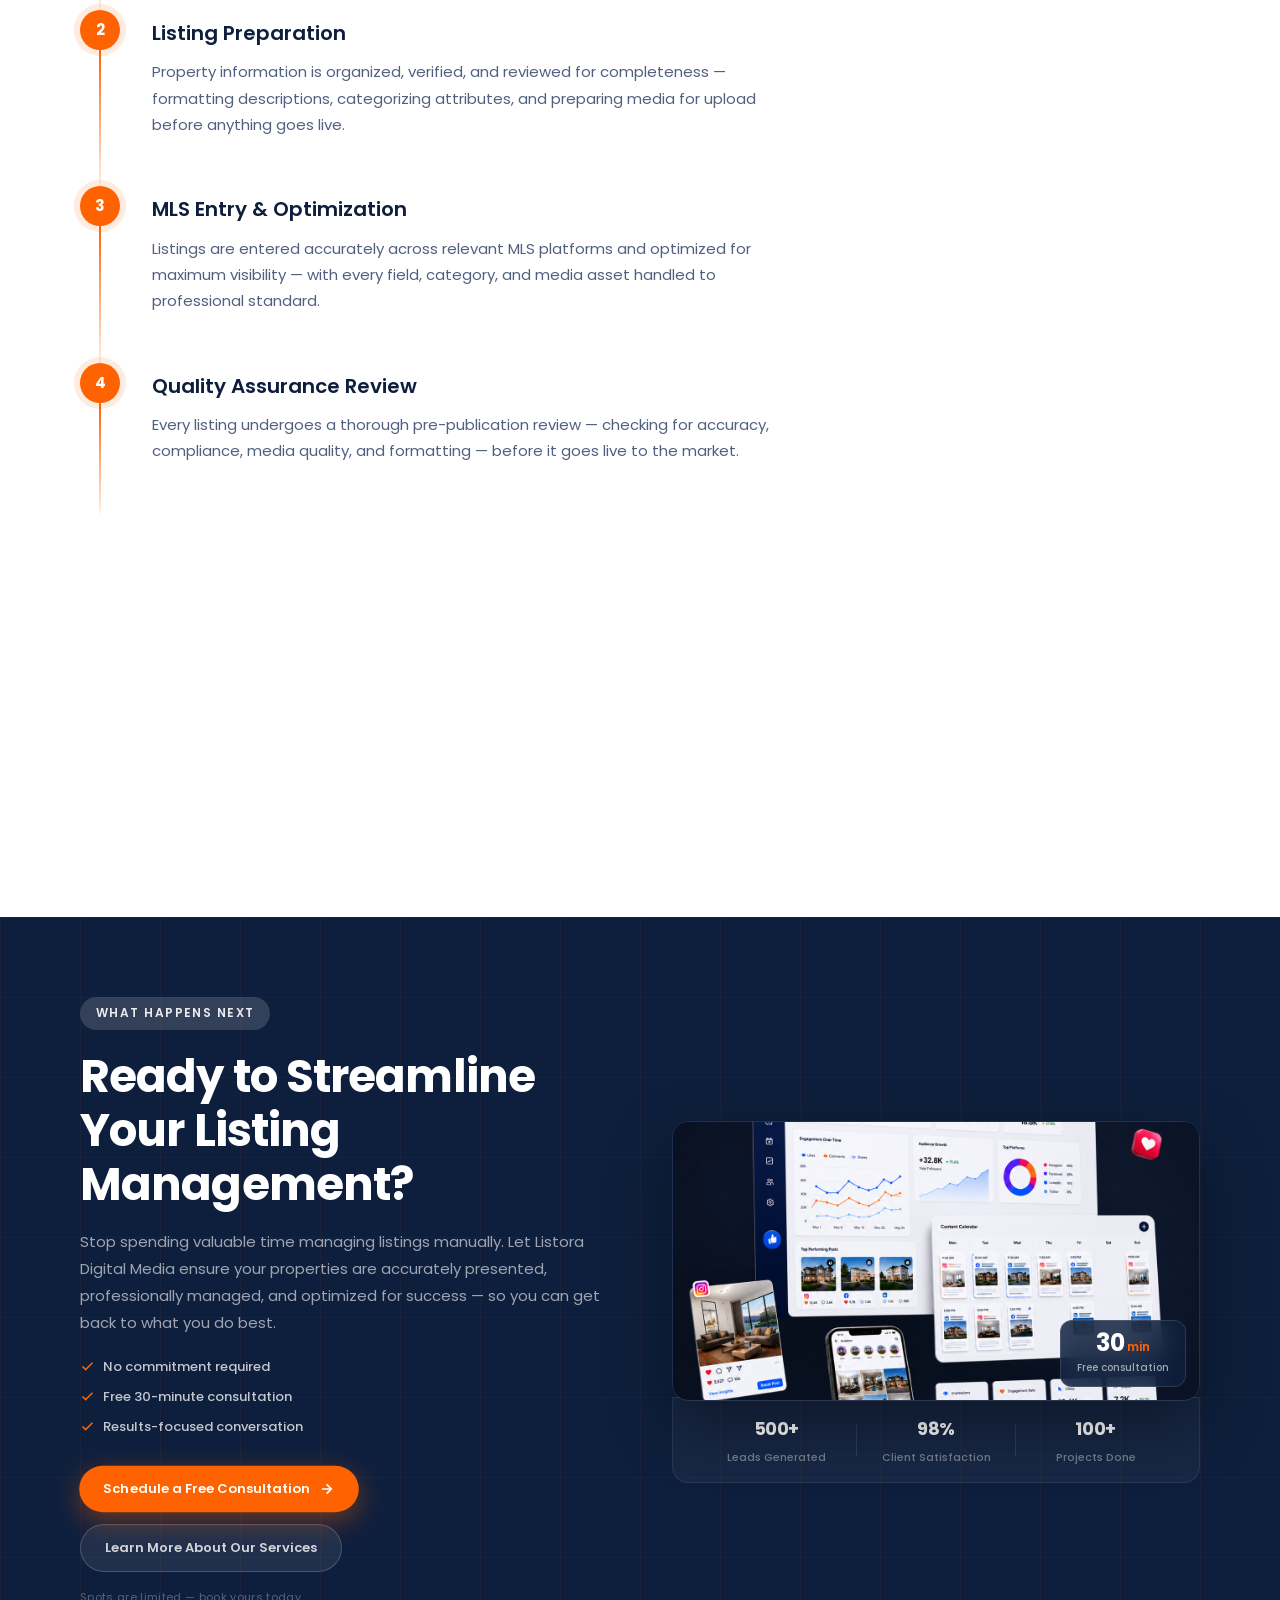
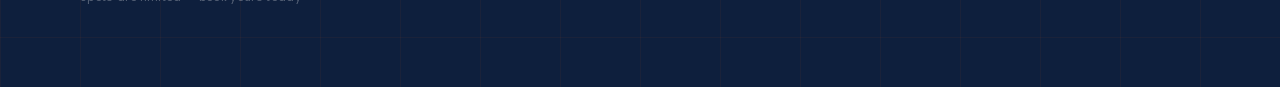
<file: mlslisting.html>
<!DOCTYPE html>
<html lang="en">

<head>
    <meta charset="UTF-8">
    <meta name="viewport" content="width=device-width, initial-scale=1.0">
    <title>MLS Listing Management — Listora Digital Media</title>
    <link rel="preconnect" href="https://fonts.googleapis.com">
    <link rel="preconnect" href="https://fonts.gstatic.com" crossorigin>
    <link href="https://fonts.googleapis.com/css2?family=Poppins:wght@400;500;600;700;800&display=swap"
        rel="stylesheet">
    <link rel="stylesheet" href="anim.css">
</head>

<body>

    <!-- Back Button -->
    <button class="back-btn" onclick="history.back()">
        <svg width="18" height="18" viewBox="0 0 24 24" fill="none" stroke="currentColor" stroke-width="2"
            stroke-linecap="round" stroke-linejoin="round">
            <path d="M19 12H5M12 5l-7 7 7 7" />
        </svg>
        Back
    </button>

    <!-- ═══════════════════════════════════════════════════
         HERO SECTION — Premium Two-Column Layout
    ════════════════════════════════════════════════════ -->
    <section class="hero" data-animate="hero">

        <!-- Background layers -->
        <div class="hero-bg-grid"></div>
        <div class="hero-bg-radial"></div>
        <div class="hero-bg-noise"></div>

        <div class="hero-layout container">

            <!-- ── LEFT COLUMN: Content ───────────────── -->
            <div class="hero-content">

                <!-- Badge -->
                <div class="hero-badge" data-hero-reveal="badge">
                    <span class="hero-badge-dot"></span>
                    <span>MLS Listing Management</span>
                    <span class="hero-badge-arrow">↗</span>
                </div>

                <!-- Heading -->
                <h1 class="hero-title" data-hero-reveal="heading">
                    <span class="hero-word">Listings</span>
                    <span class="hero-word">That</span>
                    <span class="hero-word hero-word--break">Attract</span>
                    <span class="hero-word hero-word--accent">More</span>
                    <span class="hero-word hero-word--accent">Qualified</span>
                    <span class="hero-word hero-word--accent">Buyers</span>
                </h1>

                <!-- Description -->
                <p class="hero-desc" data-hero-reveal="desc">
                    Professional MLS Listing Management means every property is accurately presented, fully optimized,
                    and compliantly maintained — so you can focus on building relationships, serving clients, and
                    closing deals.
                </p>

                <!-- CTA Buttons -->
                <div class="hero-ctas" data-hero-reveal="ctas">
                    <a href="#" class="hero-btn hero-btn--primary">
                        <span>Schedule a Free Consultation</span>
                        <svg width="18" height="18" viewBox="0 0 24 24" fill="none" stroke="currentColor"
                            stroke-width="2.5">
                            <path d="M5 12h14M12 5l7 7-7 7" />
                        </svg>
                    </a>
                    <a href="#" class="hero-btn hero-btn--secondary">
                        <svg width="16" height="16" viewBox="0 0 24 24" fill="none" stroke="currentColor"
                            stroke-width="2">
                            <circle cx="12" cy="12" r="10" />
                            <polygon points="10 8 16 12 10 16 10 8" fill="currentColor" stroke="none" />
                        </svg>
                        <span>See How It Works</span>
                    </a>
                </div>

                <!-- Trust Indicators -->
                <div class="hero-trust" data-hero-reveal="trust">
                    <div class="trust-divider"></div>
                    <div class="trust-stats">
                        <div class="trust-stat">
                            <span class="trust-stat__number" data-count="500">0</span>
                            <span class="trust-stat__suffix">+</span>
                            <span class="trust-stat__label">Leads Generated</span>
                        </div>
                        <div class="trust-stat-sep"></div>
                        <div class="trust-stat">
                            <span class="trust-stat__number" data-count="100">0</span>
                            <span class="trust-stat__suffix">+</span>
                            <span class="trust-stat__label">Projects Completed</span>
                        </div>
                        <div class="trust-stat-sep"></div>
                        <div class="trust-stat">
                            <span class="trust-stat__number" data-count="98">0</span>
                            <span class="trust-stat__suffix">%</span>
                            <span class="trust-stat__label">Client Satisfaction</span>
                        </div>
                    </div>
                </div>

            </div>

            <!-- ── RIGHT COLUMN: Visuals ──────────────── -->
            <div class="hero-visual" data-hero-reveal="visual">

                <!-- Glow orbs behind image -->
                <div class="hero-glow hero-glow--orange"></div>
                <div class="hero-glow hero-glow--navy"></div>

                <!-- Main hero image -->
                <div class="hero-image-frame">
                    <div class="hero-image-border"></div>
                    <img src="s1.png" alt="Listora Digital Media" class="hero-main-image">
                    <div class="hero-image-overlay"></div>
                </div>

                <!-- Floating card 1 — Listing Visibility -->
                <div class="floating-card floating-1" data-hero-reveal="card1">
                    <div class="floating-card__icon floating-card__icon--orange">
                        <svg width="18" height="18" viewBox="0 0 24 24" fill="none" stroke="currentColor"
                            stroke-width="2">
                            <path d="M3 9l9-7 9 7v11a2 2 0 01-2 2H5a2 2 0 01-2-2z" />
                            <polyline points="9 22 9 12 15 12 15 22" />
                        </svg>
                    </div>
                    <div class="floating-card__body">
                        <div class="floating-card__text">
                            <span class="floating-card__title">Listing Visibility</span>
                            <span class="floating-card__sub">↑ 340% more views</span>
                        </div>
                    </div>
                    <div class="floating-card__badge floating-card__badge--green">Live</div>
                </div>

                <!-- Floating card 2 — Buyer Inquiries -->
                <div class="floating-card floating-2" data-hero-reveal="card2">
                    <div class="floating-card__icon floating-card__icon--blue">
                        <svg width="18" height="18" viewBox="0 0 24 24" fill="none" stroke="currentColor"
                            stroke-width="2">
                            <path d="M17 21v-2a4 4 0 00-4-4H5a4 4 0 00-4 4v2" />
                            <circle cx="9" cy="7" r="4" />
                            <path d="M23 21v-2a4 4 0 00-3-3.87M16 3.13a4 4 0 010 7.75" />
                        </svg>
                    </div>
                    <div class="floating-card__body">
                        <div class="floating-card__text">
                            <span class="floating-card__title">Buyer Inquiries</span>
                            <span class="floating-card__sub">+6.1K this quarter</span>
                        </div>
                    </div>
                    <div class="floating-card__sparkline">
                        <svg width="60" height="24" viewBox="0 0 60 24" fill="none">
                            <polyline points="0,20 10,16 20,12 30,8 40,10 50,4 60,2" stroke="#ff6200" stroke-width="2"
                                stroke-linecap="round" stroke-linejoin="round" fill="none" />
                        </svg>
                    </div>
                </div>

                <!-- Floating card 3 — QA Review -->
                <div class="floating-card floating-3" data-hero-reveal="card3">
                    <div class="floating-card__icon floating-card__icon--purple">
                        <svg width="18" height="18" viewBox="0 0 24 24" fill="none" stroke="currentColor"
                            stroke-width="2">
                            <path d="M22 11.08V12a10 10 0 11-5.93-9.14" />
                            <polyline points="22 4 12 14.01 9 11.01" />
                        </svg>
                    </div>
                    <div class="floating-card__body">
                        <div class="floating-card__text">
                            <span class="floating-card__title">QA Review</span>
                            <span class="floating-card__sub">Approved just now</span>
                        </div>
                    </div>
                </div>

                <!-- Floating card 4 — Compliance -->
                <div class="floating-card floating-4" data-hero-reveal="card4">
                    <div class="floating-card__icon floating-card__icon--teal">
                        <svg width="18" height="18" viewBox="0 0 24 24" fill="none" stroke="currentColor"
                            stroke-width="2">
                            <path d="M12 22s8-4 8-10V5l-8-3-8 3v7c0 6 8 10 8 10z" />
                        </svg>
                    </div>
                    <div class="floating-card__body">
                        <div class="floating-card__text">
                            <span class="floating-card__title">Compliance</span>
                            <span class="floating-card__sub">100% compliant</span>
                        </div>
                    </div>
                </div>

                <!-- Decorative ring -->
                <div class="hero-deco-ring hero-deco-ring--1" aria-hidden="true"></div>
                <div class="hero-deco-ring hero-deco-ring--2" aria-hidden="true"></div>

            </div>
        </div>

    </section>

    <!-- What's in it for Me -->
    <section class="benefits" data-animate="section">
        <div class="container">
            <div class="benefits-header">
                <div class="benefits-header-text">
                    <div class="section-tag" data-reveal>What's In It For You</div>
                    <h2 class="section-title" data-reveal>Business Outcomes That Move the Needle</h2>
                    <p class="section-intro" data-reveal>
                        Every property listing represents an opportunity to generate interest, inquiries, and sales.
                        A polished, optimized listing helps your properties stand out in a highly competitive market
                        — and keeps your professional reputation untarnished.
                    </p>
                </div>
                <div class="benefits-header-image" data-reveal>
                    <img src="s1.png" alt="MLS Listing Management Benefits" class="section-feature-img">
                    <div class="section-img-badge">
                        <svg width="16" height="16" viewBox="0 0 24 24" fill="none" stroke="currentColor"
                            stroke-width="2">
                            <polyline points="23 6 13.5 15.5 8.5 10.5 1 18" />
                            <polyline points="17 6 23 6 23 12" />
                        </svg>
                        More visibility, less admin work
                    </div>
                </div>
            </div>
            <div class="benefits-grid">
                <div class="benefit-card" data-reveal data-delay="0">
                    <div class="benefit-icon">
                        <svg width="28" height="28" viewBox="0 0 24 24" fill="none" stroke="currentColor"
                            stroke-width="1.8">
                            <path d="M21 10c0 7-9 13-9 13s-9-6-9-13a9 9 0 0118 0z" />
                            <circle cx="12" cy="10" r="3" />
                        </svg>
                    </div>
                    <h3>Increase Property Visibility</h3>
                    <p>Optimized listings appear more prominently across MLS platforms — ensuring your properties
                        reach the widest possible pool of qualified buyers at the right moment.</p>
                </div>
                <div class="benefit-card" data-reveal data-delay="100">
                    <div class="benefit-icon">
                        <svg width="28" height="28" viewBox="0 0 24 24" fill="none" stroke="currentColor"
                            stroke-width="1.8">
                            <path d="M17 21v-2a4 4 0 00-4-4H5a4 4 0 00-4 4v2" />
                            <circle cx="9" cy="7" r="4" />
                            <path d="M23 21v-2a4 4 0 00-3-3.87" />
                            <path d="M16 3.13a4 4 0 010 7.75" />
                        </svg>
                    </div>
                    <h3>Attract More Qualified Buyers</h3>
                    <p>Accurate, well-presented listings create stronger first impressions — drawing in serious
                        buyers and reducing time spent fielding unqualified inquiries.</p>
                </div>
                <div class="benefit-card" data-reveal data-delay="200">
                    <div class="benefit-icon">
                        <svg width="28" height="28" viewBox="0 0 24 24" fill="none" stroke="currentColor"
                            stroke-width="1.8">
                            <path d="M22 11.08V12a10 10 0 11-5.93-9.14" />
                            <polyline points="22 4 12 14.01 9 11.01" />
                        </svg>
                    </div>
                    <h3>Improve Listing Accuracy</h3>
                    <p>Every detail — from property descriptions to pricing and media — is verified and maintained
                        to the highest standard, protecting both your reputation and your clients' trust.</p>
                </div>
                <div class="benefit-card" data-reveal data-delay="300">
                    <div class="benefit-icon">
                        <svg width="28" height="28" viewBox="0 0 24 24" fill="none" stroke="currentColor"
                            stroke-width="1.8">
                            <circle cx="12" cy="12" r="10" />
                            <polyline points="12 6 12 12 16 14" />
                        </svg>
                    </div>
                    <h3>Save Hours of Admin Work</h3>
                    <p>Stop spending valuable time on data entry, updates, and corrections. We handle the
                        time-consuming details so you can focus on revenue-generating activities.</p>
                </div>
                <div class="benefit-card" data-reveal data-delay="400">
                    <div class="benefit-icon">
                        <svg width="28" height="28" viewBox="0 0 24 24" fill="none" stroke="currentColor"
                            stroke-width="1.8">
                            <path d="M12 22s8-4 8-10V5l-8-3-8 3v7c0 6 8 10 8 10z" />
                        </svg>
                    </div>
                    <h3>Reduce Compliance Risks</h3>
                    <p>MLS compliance requirements are strict and constantly evolving. Our compliance-focused
                        workflows ensure every listing meets the required standards — every time.</p>
                </div>
                <div class="benefit-card" data-reveal data-delay="500">
                    <div class="benefit-icon">
                        <svg width="28" height="28" viewBox="0 0 24 24" fill="none" stroke="currentColor"
                            stroke-width="1.8">
                            <rect x="2" y="3" width="20" height="14" rx="2" />
                            <path d="M8 21h8M12 17v4" />
                        </svg>
                    </div>
                    <h3>Enhance Your Professional Reputation</h3>
                    <p>Consistently polished listings reflect directly on your brand. We ensure every property
                        you represent is presented at the highest professional standard — every single time.</p>
                </div>
            </div><!-- /.benefits-grid -->
        </div>
    </section>

    <!-- Problems It Solves -->
    <section class="problems" data-animate="section">
        <div class="container">
            <div class="problems-top">
                <div class="problems-top-text">
                    <div class="section-tag light" data-reveal>What Problems It Solves</div>
                    <h2 class="section-title light" data-reveal>Sound Familiar?</h2>
                    <p class="section-intro light" data-reveal>
                        Most real estate professionals know their listing process needs work — but don't have
                        the time to fix it. These are the challenges we eliminate.
                    </p>
                </div>
                <div class="problems-top-image" data-reveal>
                    <img src="s1.png" alt="Common MLS Listing Problems"
                        class="section-feature-img section-feature-img--light">
                    <div class="section-img-badge section-img-badge--light">
                        <svg width="16" height="16" viewBox="0 0 24 24" fill="none" stroke="currentColor"
                            stroke-width="2">
                            <circle cx="12" cy="12" r="10" />
                            <line x1="12" y1="8" x2="12" y2="12" />
                            <line x1="12" y1="16" x2="12.01" y2="16" />
                        </svg>
                        6 problems we eliminate for you
                    </div>
                </div>
            </div>
            <div class="problems-list">
                <div class="problem-item" data-reveal data-delay="0">
                    <div class="problem-number">01</div>
                    <div class="problem-content">
                        <h3>"Updating listings manually is eating up our time."</h3>
                        <p>Every price change, status update, and media upload pulls you away from clients and
                            closings. We handle all of it — accurately and on time — so you never have to choose
                            between admin and revenue.</p>
                    </div>
                </div>
                <div class="problem-item" data-reveal data-delay="100">
                    <div class="problem-number">02</div>
                    <div class="problem-content">
                        <h3>"Our listings sometimes contain inaccurate property information."</h3>
                        <p>Data-entry errors and outdated details erode buyer trust and can create legal exposure.
                            Our quality-control processes catch and correct inaccuracies before they become
                            problems.</p>
                    </div>
                </div>
                <div class="problem-item" data-reveal data-delay="200">
                    <div class="problem-number">03</div>
                    <div class="problem-content">
                        <h3>"We've missed listing deadlines and it's cost us opportunities."</h3>
                        <p>Missed or delayed listings mean missed buyers. We manage your listing timelines
                            proactively — ensuring every property goes live when it should, with nothing falling
                            through the cracks.</p>
                    </div>
                </div>
                <div class="problem-item" data-reveal data-delay="300">
                    <div class="problem-number">04</div>
                    <div class="problem-content">
                        <h3>"Our listing presentation isn't as strong as it could be."</h3>
                        <p>Poorly formatted descriptions and missing media leave buyers unimpressed before they
                            even make contact. We optimize every listing for maximum visual impact and
                            clarity.</p>
                    </div>
                </div>
                <div class="problem-item" data-reveal data-delay="400">
                    <div class="problem-number">05</div>
                    <div class="problem-content">
                        <h3>"Compliance requirements are complex and constantly changing."</h3>
                        <p>Non-compliant listings can be rejected or flagged, causing delays and reputational
                            damage. Our compliance-focused workflows ensure every submission meets MLS
                            requirements from the start.</p>
                    </div>
                </div>
                <div class="problem-item" data-reveal data-delay="500">
                    <div class="problem-number">06</div>
                    <div class="problem-content">
                        <h3>"Listing quality is inconsistent across our team."</h3>
                        <p>Inconsistent standards across agents create an uneven brand impression. We bring
                            uniform quality assurance to every listing — regardless of who originated it or
                            how complex the property.</p>
                    </div>
                </div>
            </div>
        </div>
    </section>

    <!-- What's Included -->
    <section class="included" data-animate="section">
        <div class="container">
            <div class="included-header">
                <div>
                    <div class="section-tag" data-reveal>What's Included</div>
                    <h2 class="section-title" data-reveal>A Complete Listing Management System</h2>
                    <p class="section-intro" data-reveal>
                        Every component works together — data entry, optimization, compliance, and ongoing
                        maintenance — to ensure your listings are always accurate, professional, and
                        market-ready.
                    </p>
                </div>
                <div class="included-header-image" data-reveal>
                    <img src="s1.png" alt="Complete MLS Listing Management System" class="section-feature-img">
                    <div class="section-img-badge">
                        <svg width="16" height="16" viewBox="0 0 24 24" fill="none" stroke="currentColor"
                            stroke-width="2">
                            <path d="M22 11.08V12a10 10 0 11-5.93-9.14" />
                            <polyline points="22 4 12 14.01 9 11.01" />
                        </svg>
                        Everything you need, nothing you don't
                    </div>
                </div>
            </div>
            <div class="included-grid">
                <div class="included-card" data-reveal data-delay="0">
                    <div class="included-icon">
                        <svg width="32" height="32" viewBox="0 0 24 24" fill="none" stroke="#ff6200" stroke-width="1.8">
                            <path d="M3 9l9-7 9 7v11a2 2 0 01-2 2H5a2 2 0 01-2-2z" />
                            <polyline points="9 22 9 12 15 12 15 22" />
                        </svg>
                    </div>
                    <h3>MLS Data Entry & Updates</h3>
                    <ul>
                        <li>Accurate MLS data entry and management</li>
                        <li>Property information updates</li>
                        <li>Price change and status updates</li>
                        <li>Property description formatting</li>
                        <li>Error correction and quality checks</li>
                    </ul>
                </div>
                <div class="included-card" data-reveal data-delay="150">
                    <div class="included-icon">
                        <svg width="32" height="32" viewBox="0 0 24 24" fill="none" stroke="#ff6200" stroke-width="1.8">
                            <rect x="3" y="3" width="18" height="18" rx="2" />
                            <path d="M3 9h18M9 21V9" />
                        </svg>
                    </div>
                    <h3>Listing Optimization & Media</h3>
                    <ul>
                        <li>Listing optimization for maximum exposure</li>
                        <li>Photo and media uploads</li>
                        <li>Virtual tour and document management</li>
                        <li>Compelling property description writing</li>
                        <li>Category and feature attribute management</li>
                    </ul>
                </div>
                <div class="included-card" data-reveal data-delay="300">
                    <div class="included-icon">
                        <svg width="32" height="32" viewBox="0 0 24 24" fill="none" stroke="#ff6200" stroke-width="1.8">
                            <path d="M12 22s8-4 8-10V5l-8-3-8 3v7c0 6 8 10 8 10z" />
                        </svg>
                    </div>
                    <h3>Compliance & Quality Assurance</h3>
                    <ul>
                        <li>Listing compliance review and verification</li>
                        <li>MLS rules and standards adherence</li>
                        <li>Pre-submission quality assurance checks</li>
                        <li>Compliance issue identification and resolution</li>
                    </ul>
                </div>
                <div class="included-card" data-reveal data-delay="450">
                    <div class="included-icon">
                        <svg width="32" height="32" viewBox="0 0 24 24" fill="none" stroke="#ff6200" stroke-width="1.8">
                            <polyline points="22 12 18 12 15 21 9 3 6 12 2 12" />
                        </svg>
                    </div>
                    <h3>Ongoing Maintenance & Support</h3>
                    <ul>
                        <li>Continuous listing monitoring</li>
                        <li>Modification and update management</li>
                        <li>Listing expiry and renewal tracking</li>
                        <li>Scalable support for growing teams</li>
                        <li>Reliable, fast-turnaround communication</li>
                    </ul>
                </div>
            </div>
        </div>
    </section>

    <!-- Why Trust Listora -->
    <section class="trust" data-animate="section">
        <div class="container">
            <div class="trust-inner">
                <div class="trust-left" data-reveal>
                    <div class="section-tag light">Why Listora Digital Media</div>
                    <h2 class="section-title light">Built for Results, Not Just Compliance</h2>
                    <p class="trust-body light">
                        Every listing directly impacts your brand reputation and your sales opportunities.
                        We understand the real estate industry's demands — and bring the attention to detail,
                        industry knowledge, and reliable processes that professionals depend on.
                    </p>
                    <p class="trust-body light">
                        Our team follows detailed quality-control workflows to ensure your listings remain
                        accurate, professional, and market-ready — with fast turnarounds and transparent
                        communication at every step.
                    </p>
                    <div class="trust-left-image" data-reveal>
                        <img src="s1.png" alt="Listora Digital Media Team" class="trust-img">
                        <div class="trust-img-caption">
                            <span class="trust-img-caption__icon">✦</span>
                            Dedicated experts, transparent results
                        </div>
                    </div>
                </div>
                <div class="trust-right">
                    <div class="trust-pillar" data-reveal data-delay="0">
                        <div class="pillar-dot"></div>
                        <div>
                            <h4>Real Estate Industry Expertise</h4>
                            <p>We understand MLS platforms, compliance standards, and what makes a listing
                                perform — bringing genuine industry knowledge to every property we manage.</p>
                        </div>
                    </div>
                    <div class="trust-pillar" data-reveal data-delay="100">
                        <div class="pillar-dot"></div>
                        <div>
                            <h4>Attention to Detail</h4>
                            <p>Every listing is reviewed with precision — from property data accuracy to media
                                quality and description formatting — ensuring nothing is missed.</p>
                        </div>
                    </div>
                    <div class="trust-pillar" data-reveal data-delay="200">
                        <div class="pillar-dot"></div>
                        <div>
                            <h4>Fast Turnaround Times</h4>
                            <p>In real estate, timing matters. We prioritize speed without sacrificing accuracy
                                — getting your listings live and updated when the market demands it.</p>
                        </div>
                    </div>
                    <div class="trust-pillar" data-reveal data-delay="300">
                        <div class="pillar-dot"></div>
                        <div>
                            <h4>Scalable Support</h4>
                            <p>Whether you're managing ten listings or a hundred, our processes scale with
                                your business — delivering consistent quality no matter the volume.</p>
                        </div>
                    </div>
                </div>
            </div>
        </div>
    </section>

    <!-- Process -->
    <section class="process" data-animate="section">
        <div class="container">
            <div class="process-header">
                <div class="process-header-text">
                    <div class="section-tag" data-reveal>How It Works</div>
                    <h2 class="section-title" data-reveal>From Property Details to Market-Ready Listing</h2>
                    <p class="section-intro" data-reveal>A clear, structured process that ensures every listing
                        is professionally managed, accurately presented, and optimized for maximum exposure.</p>
                </div>
                <div class="process-header-image" data-reveal>
                    <img src="s1.png" alt="Our Process Overview" class="section-feature-img">
                    <div class="section-img-badge">
                        <svg width="16" height="16" viewBox="0 0 24 24" fill="none" stroke="currentColor"
                            stroke-width="2">
                            <circle cx="12" cy="12" r="10" />
                            <polyline points="12 6 12 12 16 14" />
                        </svg>
                        Fast turnarounds, zero compromises
                    </div>
                </div>
            </div>
            <div class="process-layout">
                <div class="process-steps">
                    <div class="process-step" data-reveal data-delay="0">
                        <div class="step-line"></div>
                        <div class="step-num">1</div>
                        <div class="step-body">
                            <h3>Property Information Collection</h3>
                            <p>We gather all listing details, media assets, and documentation — ensuring we have
                                everything needed to create a complete, accurate, and compelling MLS listing from
                                the outset.</p>
                        </div>
                    </div>
                    <div class="process-step" data-reveal data-delay="150">
                        <div class="step-line"></div>
                        <div class="step-num">2</div>
                        <div class="step-body">
                            <h3>Listing Preparation</h3>
                            <p>Property information is organized, verified, and reviewed for completeness —
                                formatting descriptions, categorizing attributes, and preparing media for
                                upload before anything goes live.</p>
                        </div>
                    </div>
                    <div class="process-step" data-reveal data-delay="300">
                        <div class="step-line"></div>
                        <div class="step-num">3</div>
                        <div class="step-body">
                            <h3>MLS Entry & Optimization</h3>
                            <p>Listings are entered accurately across relevant MLS platforms and optimized for
                                maximum visibility — with every field, category, and media asset handled to
                                professional standard.</p>
                        </div>
                    </div>
                    <div class="process-step" data-reveal data-delay="450">
                        <div class="step-line"></div>
                        <div class="step-num">4</div>
                        <div class="step-body">
                            <h3>Quality Assurance Review</h3>
                            <p>Every listing undergoes a thorough pre-publication review — checking for accuracy,
                                compliance, media quality, and formatting — before it goes live to the market.</p>
                        </div>
                    </div>
                    <div class="process-step" data-reveal data-delay="600">
                        <div class="step-line"></div>
                        <div class="step-num">5</div>
                        <div class="step-body">
                            <h3>Listing Maintenance</h3>
                            <p>We manage all updates, modifications, price changes, and status changes on an
                                ongoing basis — keeping every listing current, accurate, and compliant
                                throughout its lifecycle.</p>
                        </div>
                    </div>
                    <div class="process-step last" data-reveal data-delay="750">
                        <div class="step-num">6</div>
                        <div class="step-body">
                            <h3>Ongoing Support</h3>
                            <p>We continue monitoring and maintaining your listings as needed — providing
                                reliable, responsive support so nothing slips through the cracks as your
                                portfolio grows.</p>
                        </div>
                    </div>
                </div>
            </div>
        </div>
    </section>

    <!-- CTA -->
    <section class="cta" data-animate="section">
        <div class="cta-grid-bg"></div>
        <div class="container">
            <div class="cta-inner">

                <!-- Left: text + actions -->
                <div class="cta-left" data-reveal>
                    <div class="section-tag light">What Happens Next</div>
                    <h2 class="cta-title">Ready to Streamline Your Listing Management?</h2>
                    <p class="cta-body">
                        Stop spending valuable time managing listings manually. Let Listora Digital Media ensure
                        your properties are accurately presented, professionally managed, and optimized for
                        success — so you can get back to what you do best.
                    </p>

                    <!-- Trust micro-signals -->
                    <ul class="cta-trust-list">
                        <li>
                            <svg width="15" height="15" viewBox="0 0 24 24" fill="none" stroke="currentColor"
                                stroke-width="2.5">
                                <polyline points="20 6 9 17 4 12" />
                            </svg>
                            No commitment required
                        </li>
                        <li>
                            <svg width="15" height="15" viewBox="0 0 24 24" fill="none" stroke="currentColor"
                                stroke-width="2.5">
                                <polyline points="20 6 9 17 4 12" />
                            </svg>
                            Free 30-minute consultation
                        </li>
                        <li>
                            <svg width="15" height="15" viewBox="0 0 24 24" fill="none" stroke="currentColor"
                                stroke-width="2.5">
                                <polyline points="20 6 9 17 4 12" />
                            </svg>
                            Results-focused conversation
                        </li>
                    </ul>

                    <div class="cta-actions">
                        <a href="#" class="cta-btn primary">
                            Schedule a Free Consultation
                            <svg width="16" height="16" viewBox="0 0 24 24" fill="none" stroke="currentColor"
                                stroke-width="2.5">
                                <path d="M5 12h14M12 5l7 7-7 7" />
                            </svg>
                        </a>
                        <a href="#" class="cta-btn secondary">Learn More About Our Services</a>
                    </div>
                    <p class="cta-note">Spots are limited — book yours today</p>
                </div>

                <!-- Right: image card -->
                <div class="cta-right" data-reveal>
                    <div class="cta-image-wrap">
                        <img src="s1.png" alt="Free Strategy Consultation" class="cta-feature-img">
                        <div class="cta-feature-overlay">
                            <div class="cta-feature-stat">
                                <span class="cta-feature-stat__number">30</span>
                                <span class="cta-feature-stat__unit">min</span>
                            </div>
                            <span class="cta-feature-stat__label">Free consultation</span>
                        </div>
                    </div>

                    <!-- Stats row below image -->
                    <div class="cta-stats">
                        <div class="cta-stat">
                            <span class="cta-stat__num">500+</span>
                            <span class="cta-stat__lbl">Leads Generated</span>
                        </div>
                        <div class="cta-stat-sep"></div>
                        <div class="cta-stat">
                            <span class="cta-stat__num">98%</span>
                            <span class="cta-stat__lbl">Client Satisfaction</span>
                        </div>
                        <div class="cta-stat-sep"></div>
                        <div class="cta-stat">
                            <span class="cta-stat__num">100+</span>
                            <span class="cta-stat__lbl">Projects Done</span>
                        </div>
                    </div>
                </div>

            </div>
        </div>
    </section>

    <script src="animations.js"></script>
</body>

</html>
</file>
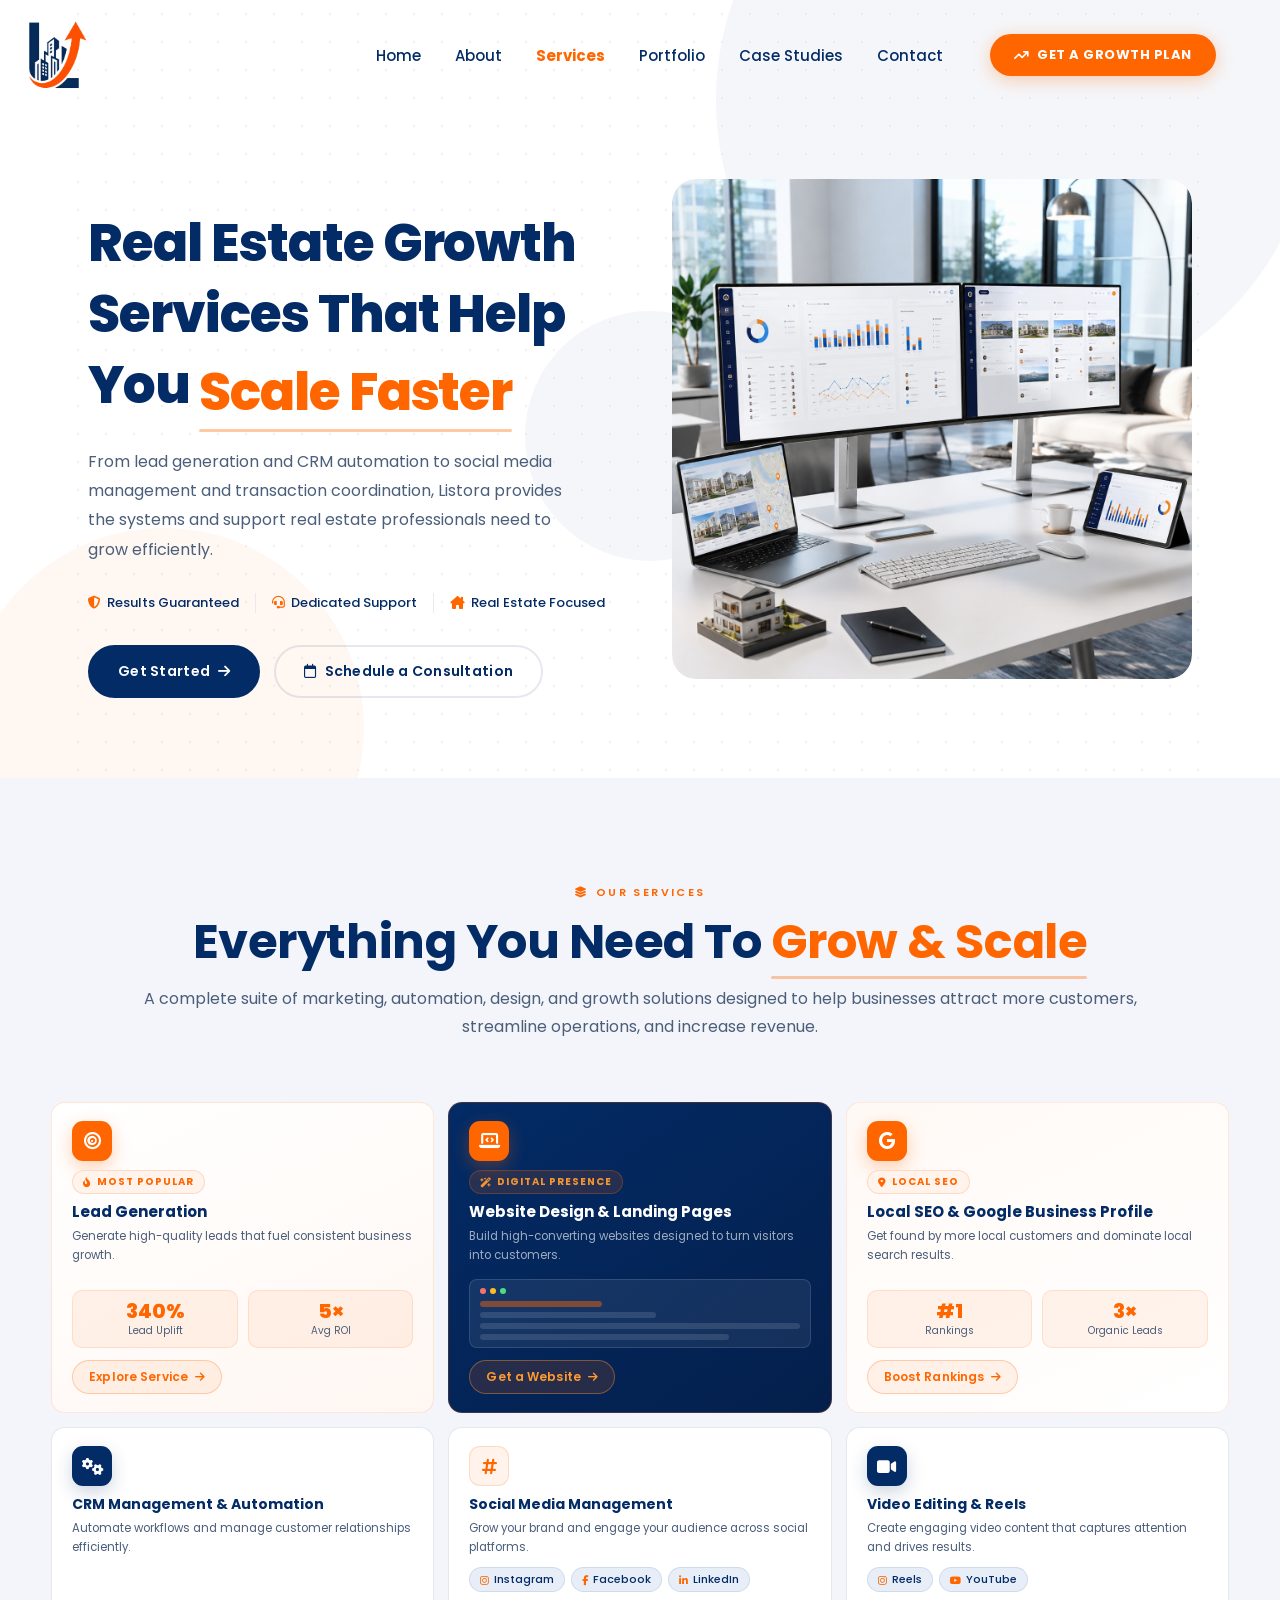
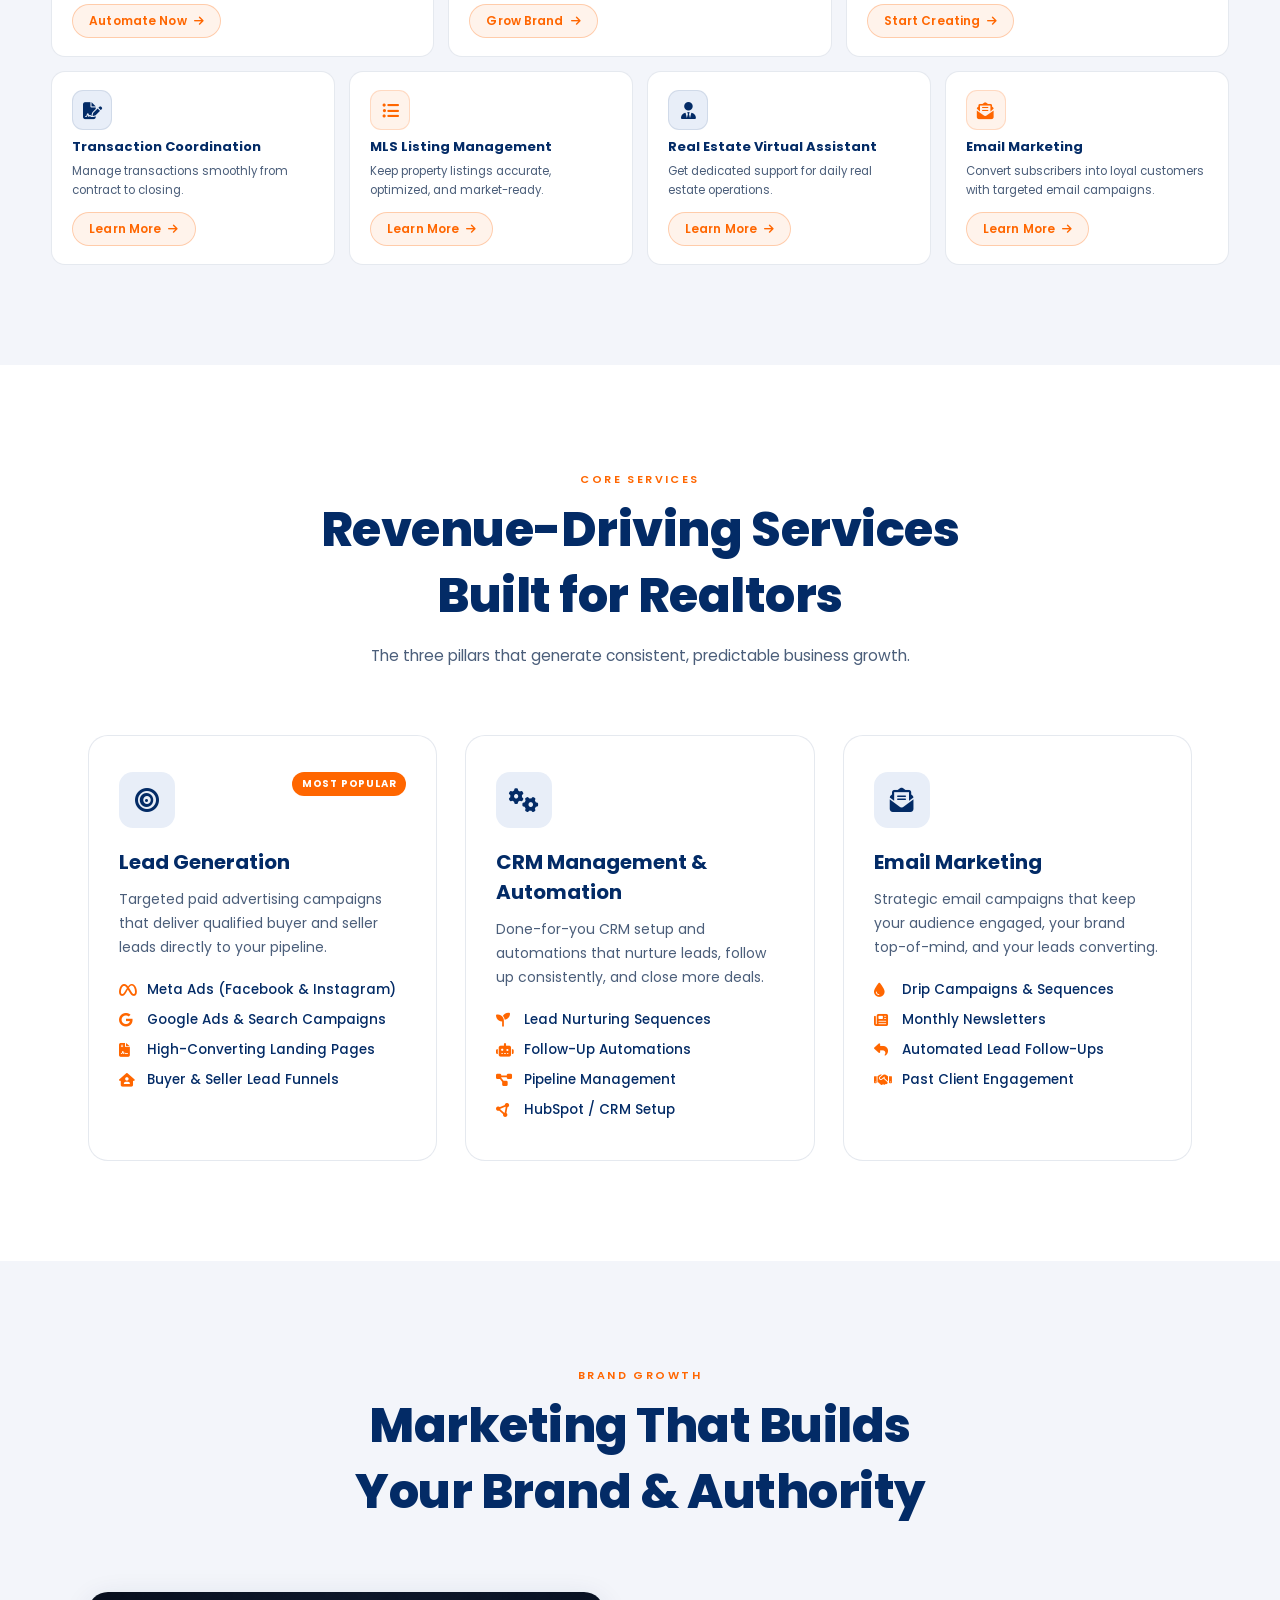
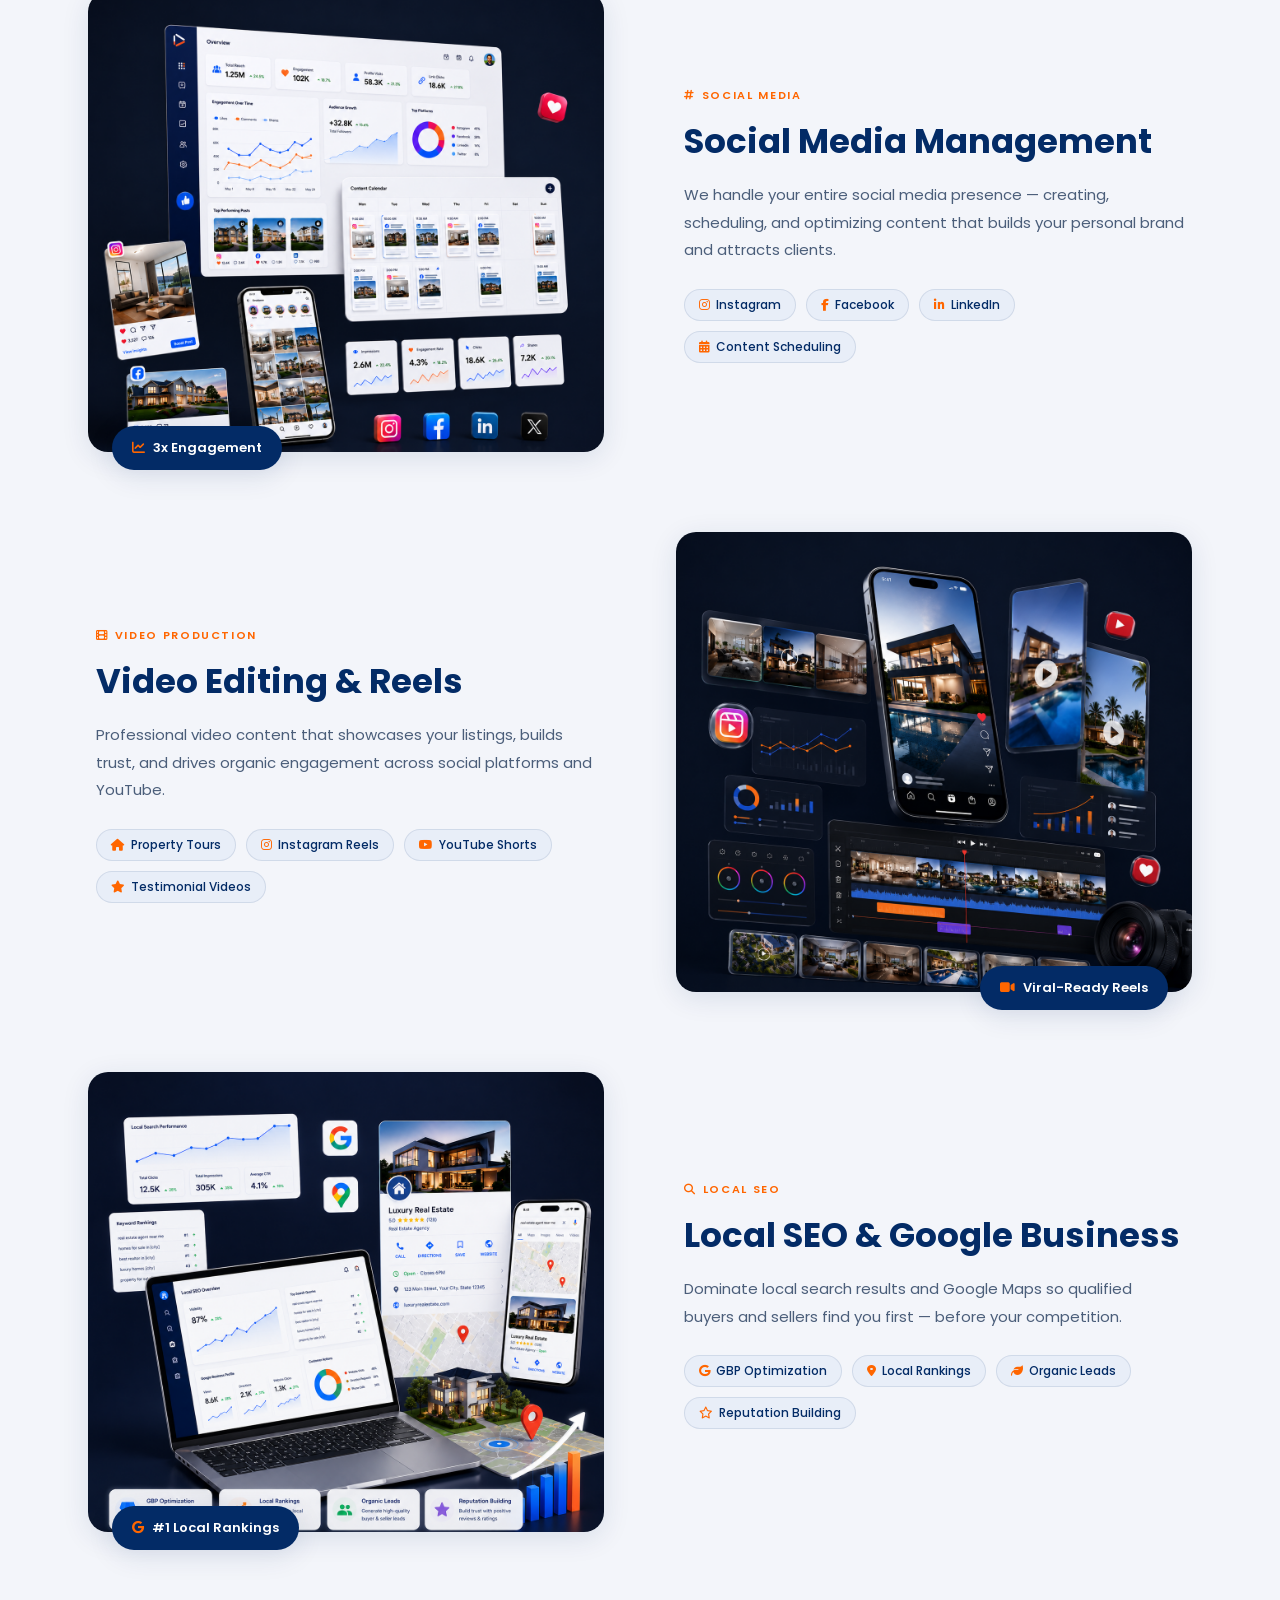
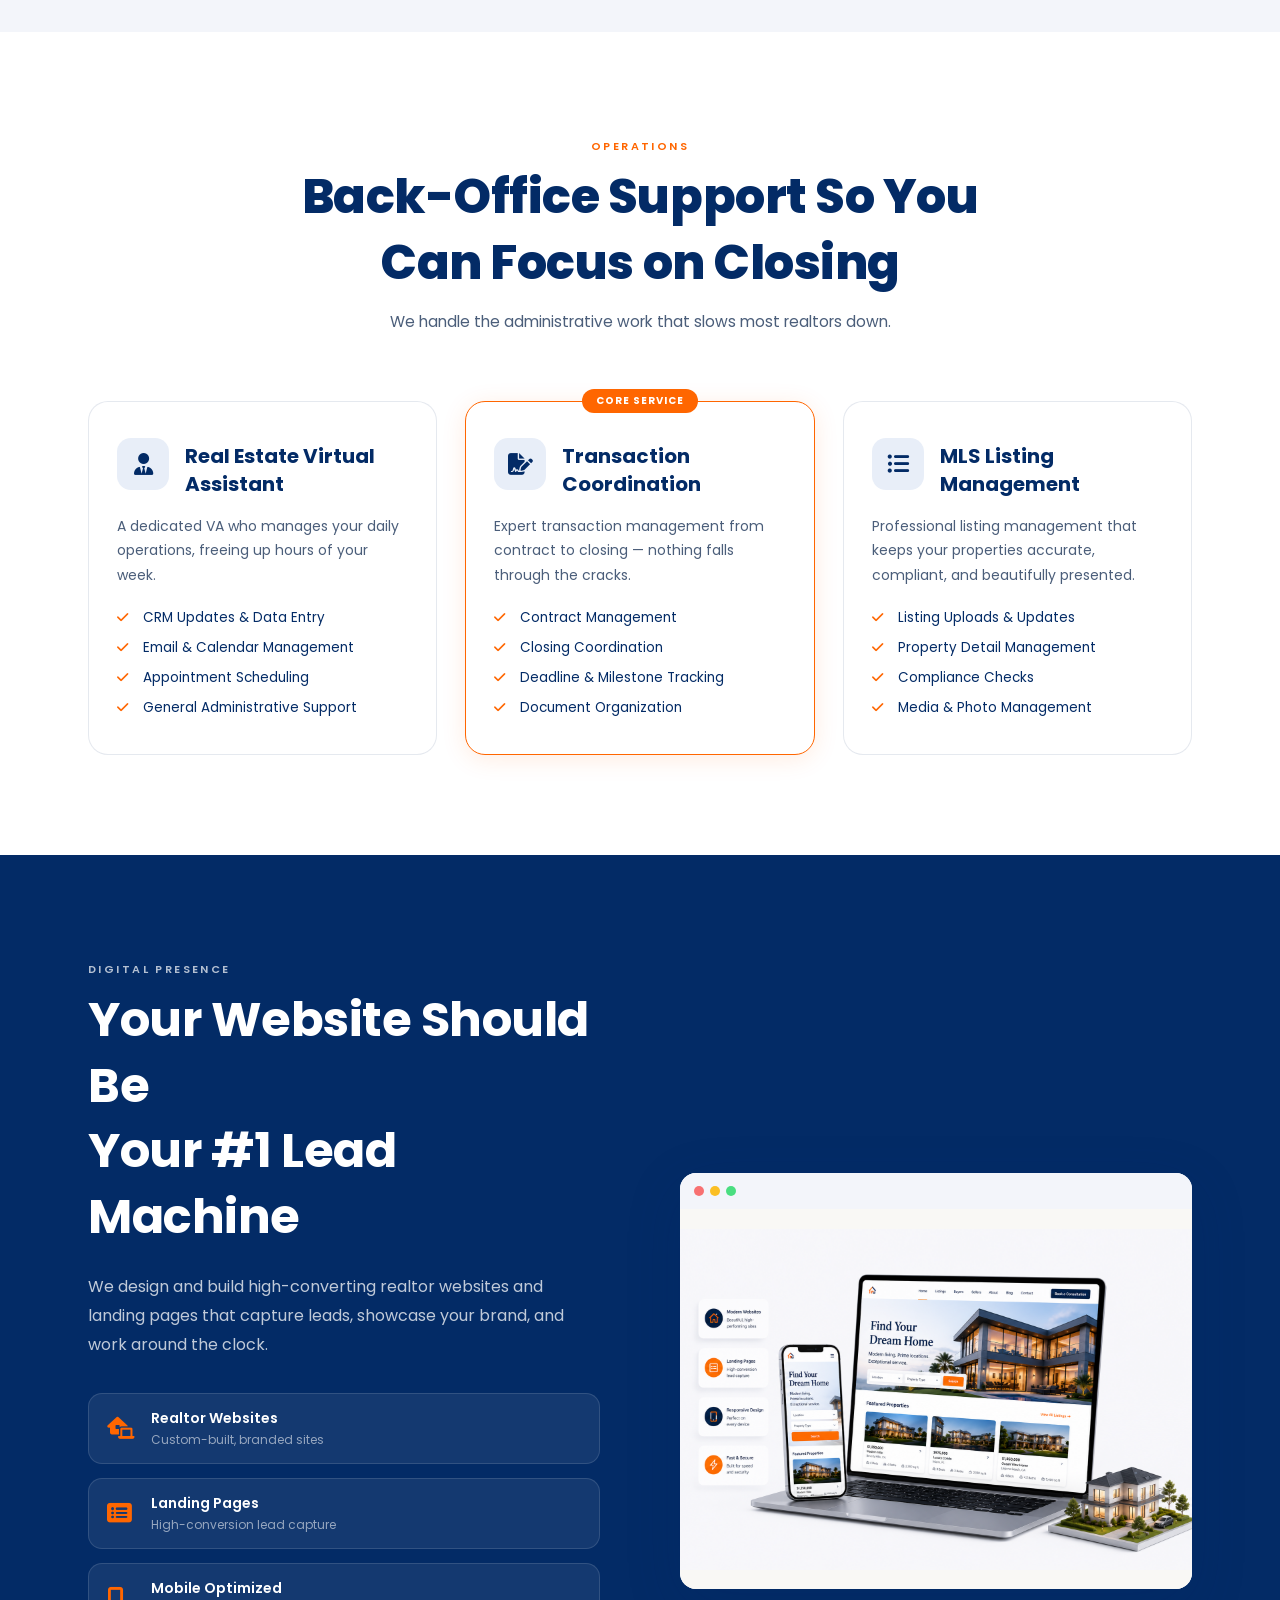
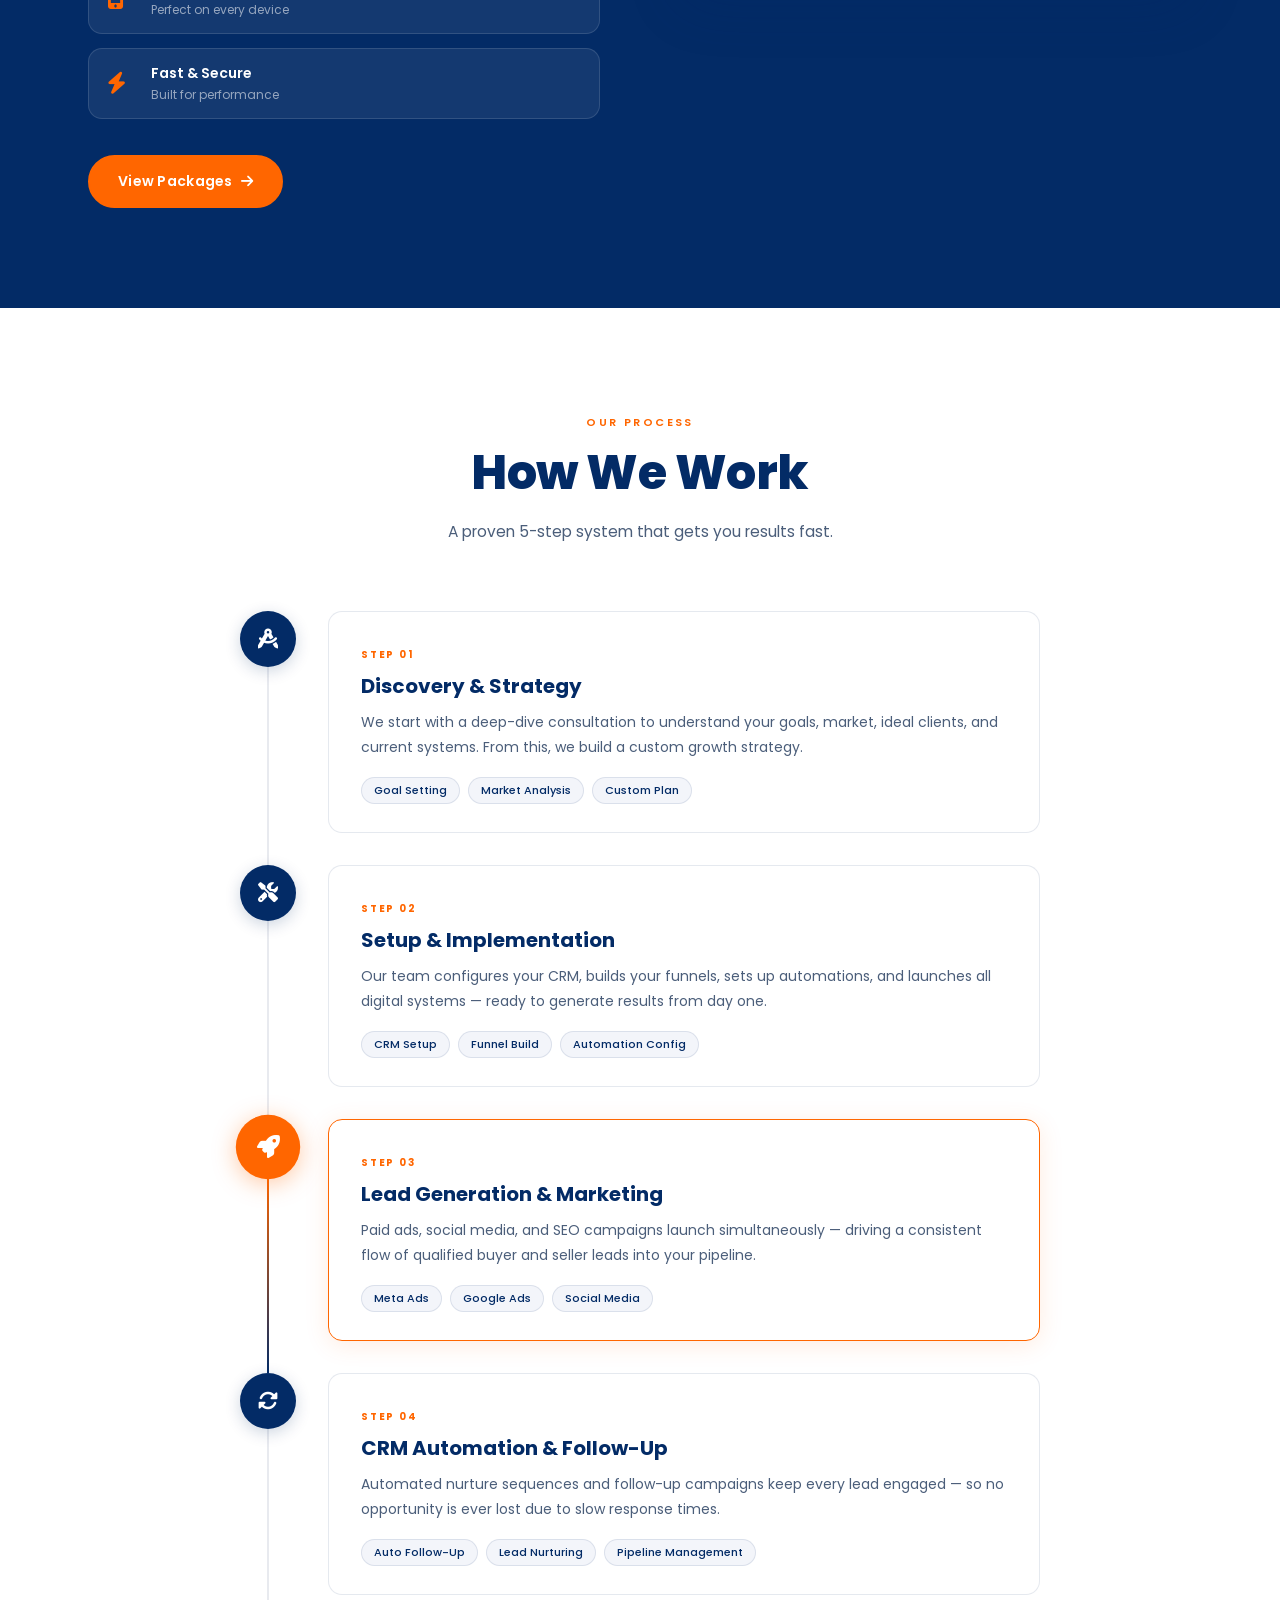
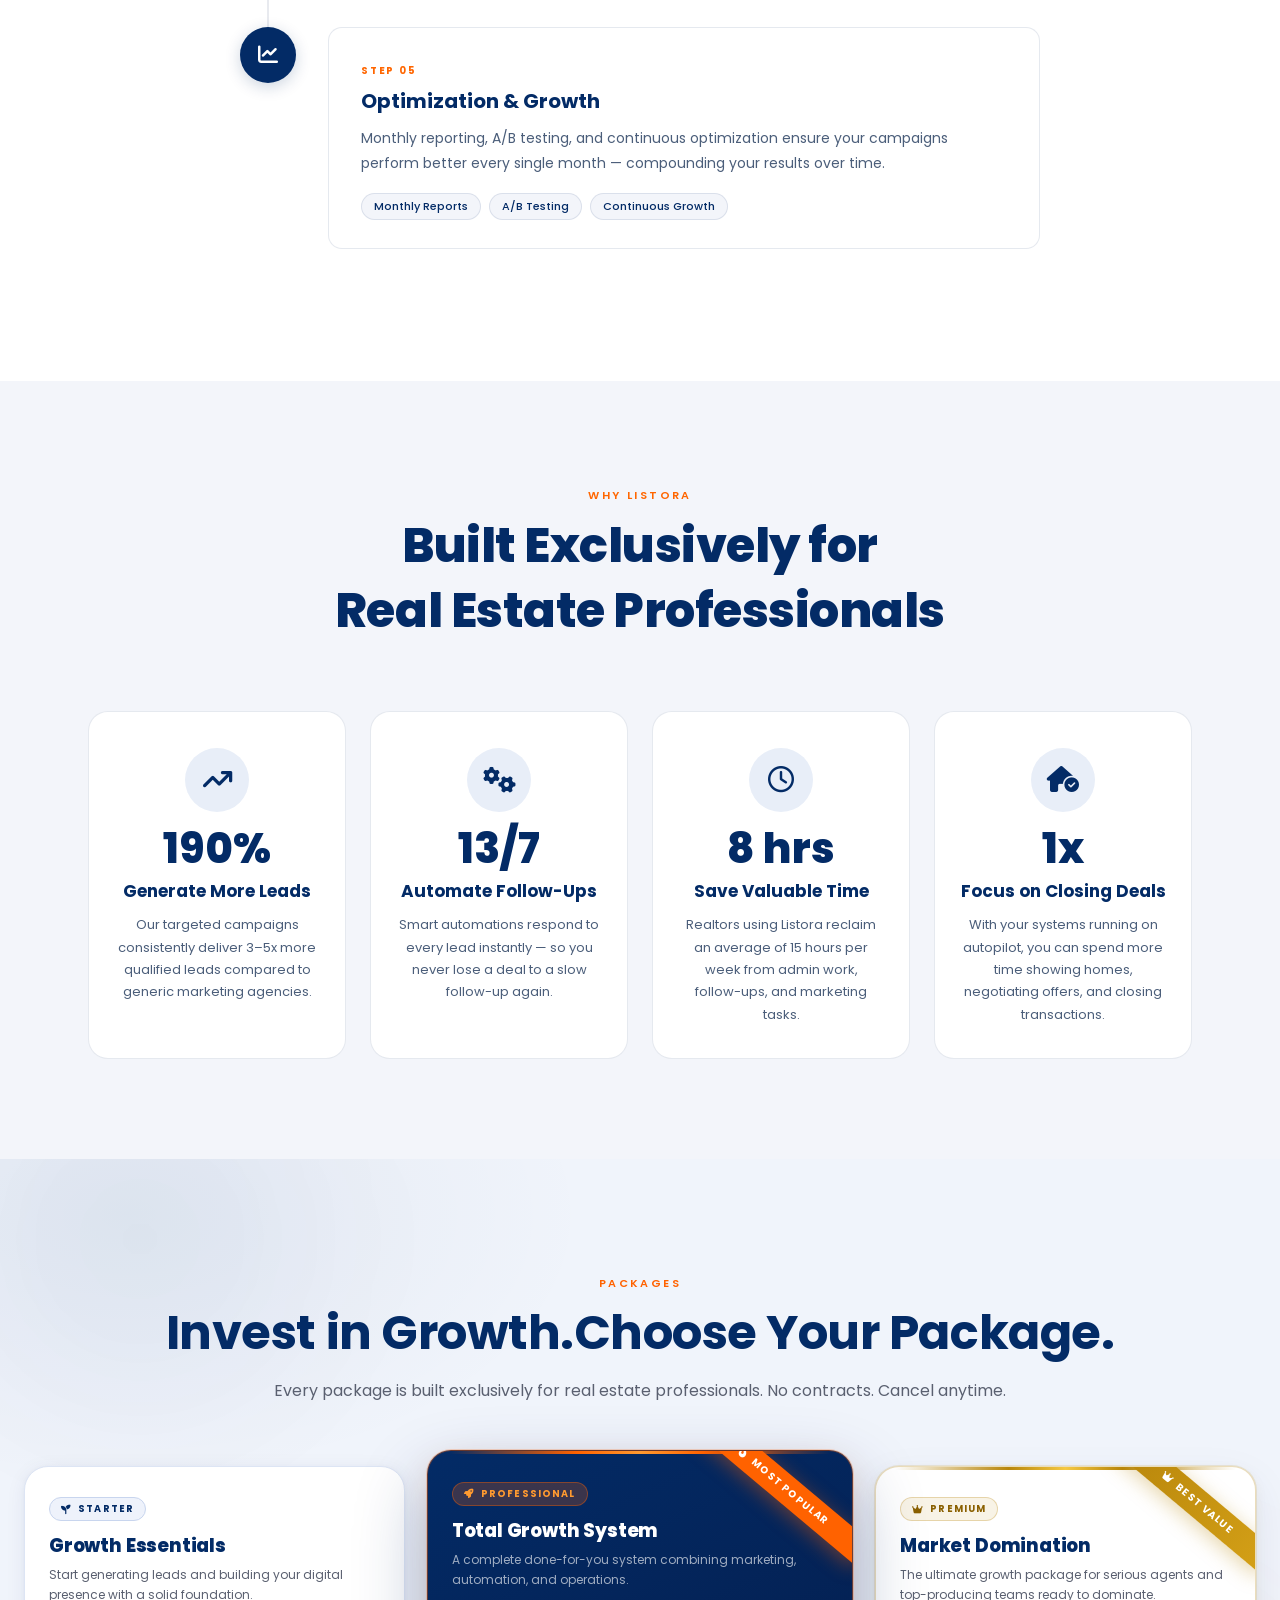
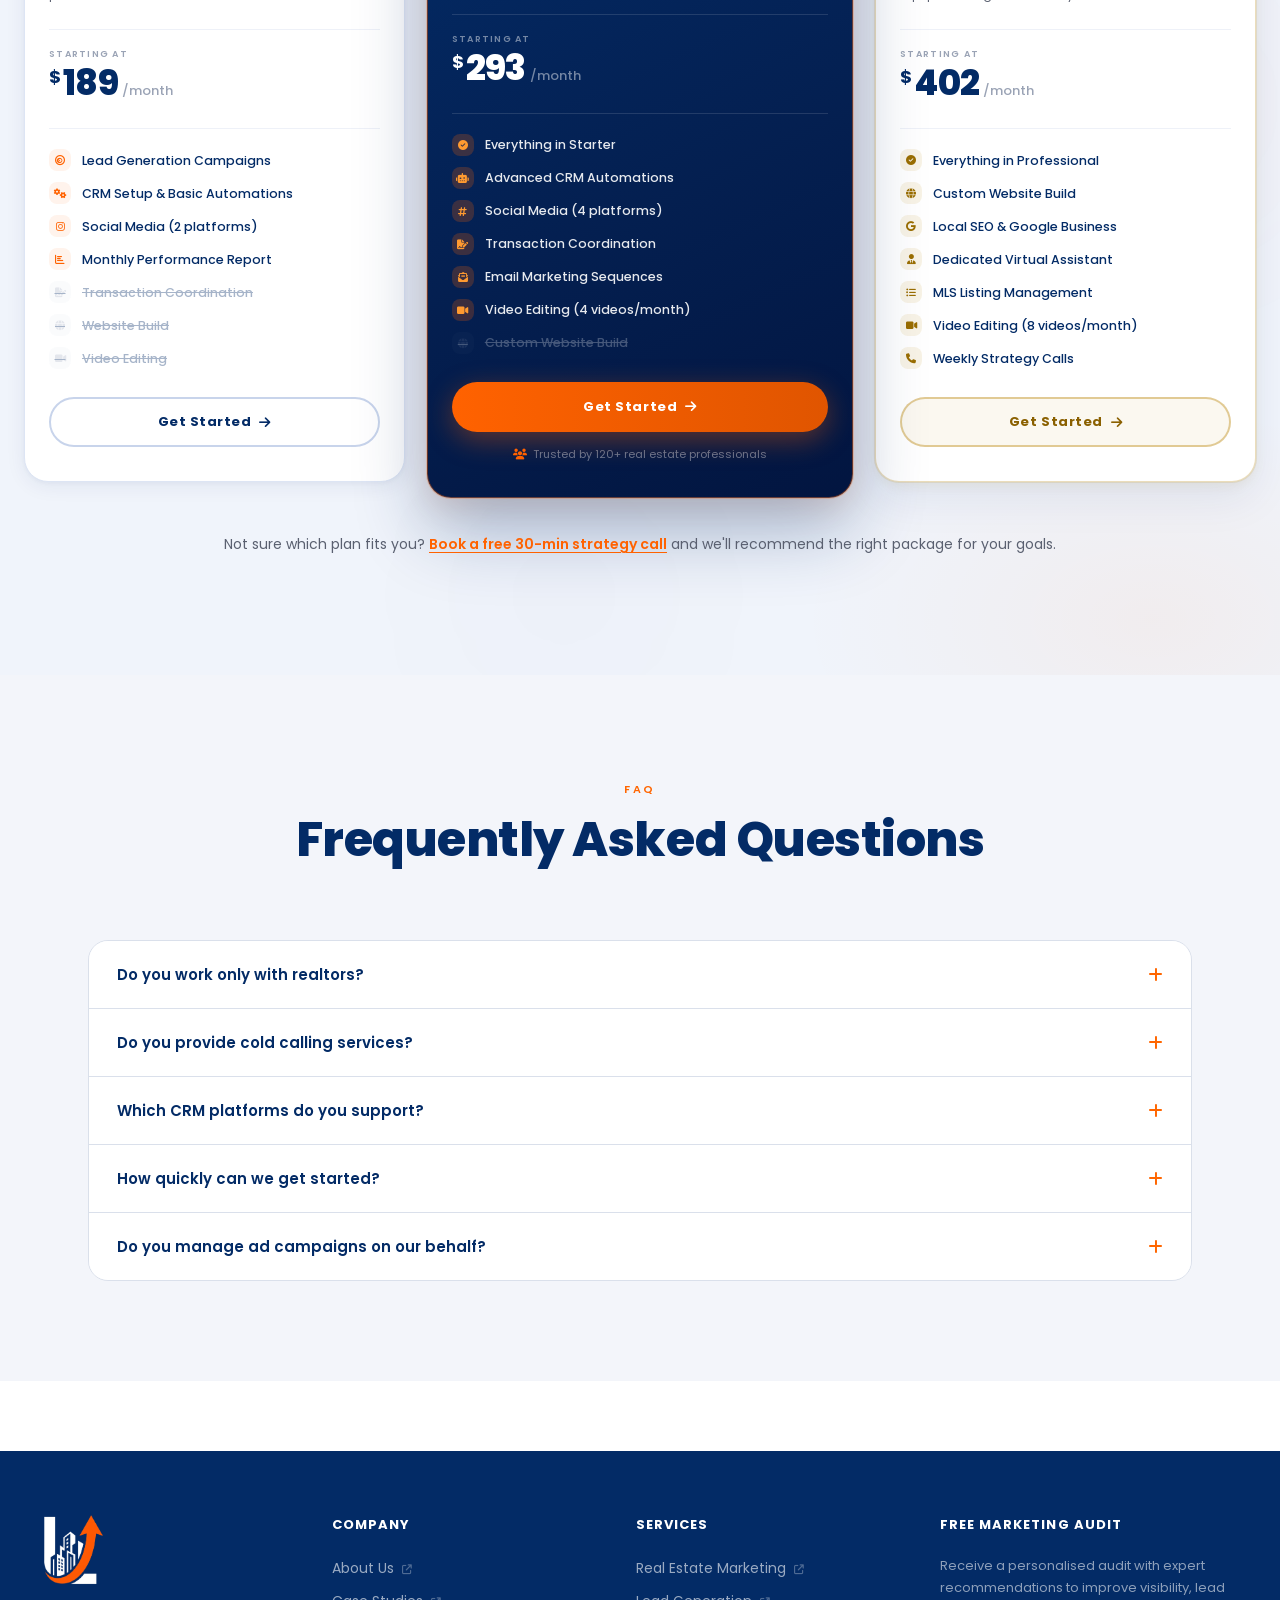
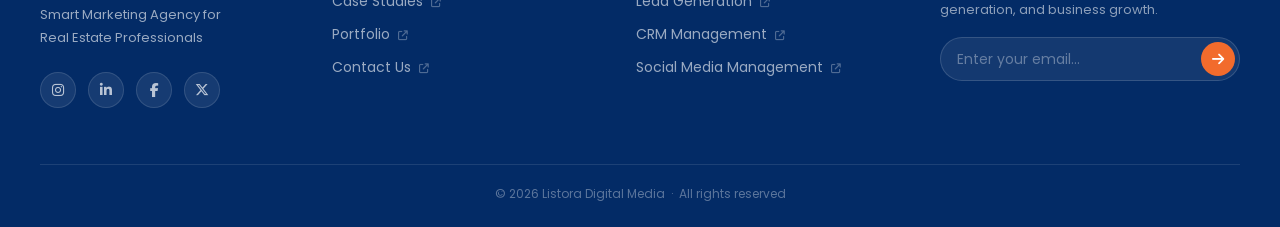
<file: service.html>
<!DOCTYPE html>
<html lang="en">

<head>
    <meta charset="UTF-8">
    <meta name="viewport" content="width=device-width, initial-scale=1.0">
    <meta name="description"
        content="Listora Services — Lead generation, CRM automation, social media, transaction coordination, and more for real estate professionals.">
    <title>Services | Listora Digital Media</title>

    <link rel="preconnect" href="https://fonts.googleapis.com">
    <link rel="preconnect" href="https://fonts.gstatic.com" crossorigin>
    <link href="https://fonts.googleapis.com/css2?family=Poppins:wght@300;400;500;600;700;800&display=swap"
        rel="stylesheet">
    <link rel="stylesheet" href="https://cdnjs.cloudflare.com/ajax/libs/font-awesome/6.6.0/css/all.min.css">

    <link rel="stylesheet" href="style.css">
    <link rel="stylesheet" href="drawer.css">
    <link rel="stylesheet" href="service.css">

    <!-- ── UNIFIED NAVBAR STYLES (contact.html reference) ── -->
    <style>
        .ct-header {
            position: fixed;
            top: 0;
            left: 0;
            right: 0;
            z-index: 1000;
        }

        .ct-nav {
            display: flex;
            align-items: center;
            gap: 32px;
            padding: 20px 5% 20px 2%;
            background: transparent;
            transition: background .35s ease, box-shadow .35s ease, padding .35s ease;
            max-width: 1440px;
            margin: 0 auto;
        }

        .ct-nav.scrolled {
            background: rgba(255, 255, 255, .97);
            backdrop-filter: blur(18px);
            -webkit-backdrop-filter: blur(18px);
            box-shadow: 0 2px 24px rgba(3, 43, 102, .08);
            padding-top: 12px;
            padding-bottom: 12px;
        }

        .ct-nav__logo img {
            width: 62px;
            height: auto;
            transition: opacity .3s ease;
        }

        .ct-nav__links {
            display: flex;
            align-items: center;
            gap: 4px;
            margin-left: auto;
            list-style: none;
        }

        /* Service hero is white bg — links start navy */
        .ct-nav__links a {
            font-family: 'Poppins', sans-serif;
            font-size: 15px;
            font-weight: 500;
            color: #032B66;
            padding: 8px 15px;
            border-radius: 8px;
            text-decoration: none;
            transition: background .25s ease, color .25s ease;
        }

        .ct-nav__links a:hover {
            background: #e8eef8;
            color: #032B66;
        }

        .ct-nav__links a.active {
            color: #FF6600;
            font-weight: 700;
        }

        .ct-nav.scrolled .ct-nav__links a {
            color: #032B66;
        }

        .ct-nav.scrolled .ct-nav__links a:hover {
            background: #e8eef8;
        }

        .ct-nav.scrolled .ct-nav__links a.active {
            color: #FF6600;
        }

        .ct-nav__cta {
            display: inline-flex;
            align-items: center;
            gap: 8px;
            padding: 11px 24px;
            background: #FF6600;
            color: #fff;
            border-radius: 50px;
            font-family: 'Poppins', sans-serif;
            font-size: 13px;
            font-weight: 700;
            letter-spacing: .04em;
            text-decoration: none;
            white-space: nowrap;
            box-shadow: 0 4px 18px rgba(255, 102, 0, .30);
            transition: background .3s ease, transform .4s cubic-bezier(.22, 1, .36, 1), box-shadow .4s ease;
        }

        .ct-nav__cta:hover {
            background: #e05500;
            transform: translateY(-2px);
            box-shadow: 0 8px 26px rgba(255, 102, 0, .40);
        }

        .ct-nav__burger {
            display: none;
            flex-direction: column;
            gap: 5px;
            padding: 6px 4px;
            border-radius: 6px;
            background: none;
            border: none;
            cursor: pointer;
        }

        .ct-nav__burger span {
            display: block;
            width: 28px;
            height: 3px;
            background: #032B66;
            border-radius: 20px;
            transition: transform .3s ease, opacity .3s ease;
        }

        .ct-nav__burger[aria-expanded="true"] span:nth-child(1) {
            transform: translateY(8px) rotate(45deg);
        }

        .ct-nav__burger[aria-expanded="true"] span:nth-child(2) {
            opacity: 0;
            transform: scaleX(0);
        }

        .ct-nav__burger[aria-expanded="true"] span:nth-child(3) {
            transform: translateY(-8px) rotate(-45deg);
        }

        /* Hide old navbar — replaced by unified */
        .svc-hero .navbar {
            display: none !important;
        }

        /* Push svc-hero content below fixed header */
        .svc-hero__inner {
            padding-top: 160px !important;
        }

        @media (max-width: 991px) {

            .ct-nav__links,
            .ct-nav__cta {
                display: none;
            }

            .ct-nav__burger {
                display: flex;
                margin-left: auto;
            }
        }

        @media (max-width: 1024px) {
            .svc-hero__inner {
                padding-top: 130px !important;
            }
        }

        @media (max-width: 640px) {
            .svc-hero__inner {
                padding-top: 100px !important;
            }

            .ct-nav__logo img {
                width: 52px;
            }
        }
    </style>
</head>

<body>

    <!-- ═══════════════════════════════════════════
         OVERLAY
    ═══════════════════════════════════════════ -->
    <div class="nav-overlay" id="navOverlay" aria-hidden="true"></div>

    <!-- ═══════════════════════════════════════════
         MOBILE DRAWER — exact copy from index.html
         Active state: Services
    ═══════════════════════════════════════════ -->
    <nav class="nav-drawer" id="navDrawer" aria-label="Mobile navigation" aria-hidden="true">

        <div class="drawer-header">
            <a href="index.html" class="drawer-logo">
                <img src="logo.png" alt="Listora">
            </a>
            <button class="drawer-close-btn" id="drawerCloseBtn" aria-label="Close navigation">
                <span class="drawer-close-icon">
                    <span></span>
                    <span></span>
                </span>
            </button>
        </div>

        <ul class="drawer-links" role="list">
            <li class="drawer-link-item" style="--i:0">
                <a href="index.html" class="drawer-link">
                    <span class="drawer-link-num">01</span>
                    <span class="drawer-link-text">Home</span>
                    <i class="fa-solid fa-arrow-right drawer-link-arrow" aria-hidden="true"></i>
                </a>
            </li>
            <li class="drawer-link-item" style="--i:1">
                <a href="about.html" class="drawer-link">
                    <span class="drawer-link-num">02</span>
                    <span class="drawer-link-text">About</span>
                    <i class="fa-solid fa-arrow-right drawer-link-arrow" aria-hidden="true"></i>
                </a>
            </li>
            <li class="drawer-link-item" style="--i:2">
                <a href="service.html" class="drawer-link active">
                    <span class="drawer-link-num">03</span>
                    <span class="drawer-link-text">Services</span>
                    <i class="fa-solid fa-arrow-right drawer-link-arrow" aria-hidden="true"></i>
                </a>
            </li>
            <li class="drawer-link-item" style="--i:3">
                <a href="portfolio.html" class="drawer-link">
                    <span class="drawer-link-num">04</span>
                    <span class="drawer-link-text">Portfolio</span>
                    <i class="fa-solid fa-arrow-right drawer-link-arrow" aria-hidden="true"></i>
                </a>
            </li>
            <li class="drawer-link-item" style="--i:3">
                <a href="casestudies.html" class="drawer-link">
                    <span class="drawer-link-num">05</span>
                    <span class="drawer-link-text">Case Studies</span>
                    <i class="fa-solid fa-arrow-right drawer-link-arrow" aria-hidden="true"></i>
                </a>
            </li>
            <li class="drawer-link-item" style="--i:4">
                <a href="contact.html" class="drawer-link">
                    <span class="drawer-link-num">06</span>
                    <span class="drawer-link-text">Contact</span>
                    <i class="fa-solid fa-arrow-right drawer-link-arrow" aria-hidden="true"></i>
                </a>
            </li>
        </ul>

        <div class="drawer-cta-wrap" style="--i:5">
            <a href="contact.html" class="drawer-cta-btn">
                <i class="fa-solid fa-arrow-trend-up" aria-hidden="true"></i>
                GET A GROWTH PLAN
            </a>
        </div>

        <div class="drawer-footer" style="--i:6">
            <p class="drawer-footer-text">Smart Marketing Agency for Real Estate Professionals</p>
            <div class="drawer-social-links">
                <a href="#" aria-label="Instagram"><i class="fa-brands fa-instagram" aria-hidden="true"></i></a>
                <a href="#" aria-label="LinkedIn"><i class="fa-brands fa-linkedin-in" aria-hidden="true"></i></a>
                <a href="#" aria-label="Facebook"><i class="fa-brands fa-facebook-f" aria-hidden="true"></i></a>
                <a href="#" aria-label="X / Twitter"><i class="fa-brands fa-x-twitter" aria-hidden="true"></i></a>
            </div>
        </div>

        <div class="drawer-accent" aria-hidden="true"></div>
    </nav>

    <!-- ═══════════════════════════════════════════
         SERVICE HERO — white bg, navbar inside
    ═══════════════════════════════════════════ -->

    <!-- UNIFIED NAVBAR -->
    <header class="ct-header">
        <nav class="ct-nav" id="ctNav" aria-label="Primary navigation">
            <a href="index.html" class="ct-nav__logo">
                <img src="logo.png" alt="Listora home">
            </a>
            <ul class="ct-nav__links" role="list">
                <li><a href="index.html">Home</a></li>
                <li><a href="about.html">About</a></li>
                <li><a href="service.html" class="active" aria-current="page">Services</a></li>
                <li><a href="portfolio.html">Portfolio</a></li>
                <li><a href="casestudies.html">Case Studies</a></li>
                <li><a href="contact.html">Contact</a></li>
            </ul>
            <a href="contact.html" class="ct-nav__cta">
                <i class="fa-solid fa-arrow-trend-up" aria-hidden="true"></i>
                GET A GROWTH PLAN
            </a>
            <button class="ct-nav__burger" id="menuBtn" aria-label="Open navigation" aria-expanded="false"
                aria-controls="navDrawer">
                <span></span><span></span><span></span>
            </button>
        </nav>
    </header>

    <header class="svc-hero">

        <!-- NAVBAR (hidden — replaced by unified navbar above) -->
        <nav class="navbar" aria-label="Primary navigation" aria-hidden="true" style="display:none!important">
        </nav>

        <!-- HERO CONTENT -->
        <div class="svc-hero__inner container">

            <!-- Animated background shapes -->
            <div class="svc-hero__bg" aria-hidden="true">
                <div class="bg-shape bg-shape--1"></div>
                <div class="bg-shape bg-shape--2"></div>
                <div class="bg-shape bg-shape--3"></div>
                <div class="bg-dots"></div>
            </div>

            <!-- Left: Text -->
            <div class="svc-hero__content">
                <h1 class="svc-hero__headline">
                    Real Estate Growth Services That Help You
                    <span class="svc-highlight">Scale Faster</span>
                </h1>
                <p class="svc-hero__sub">
                    From lead generation and CRM automation to social media management and transaction coordination,
                    Listora provides the systems and support real estate professionals need to grow efficiently.
                </p>
                <div class="svc-hero__trust">
                    <div class="trust-item">
                        <i class="fa-solid fa-shield-halved" aria-hidden="true"></i>
                        <span>Results Guaranteed</span>
                    </div>
                    <div class="trust-divider" aria-hidden="true"></div>
                    <div class="trust-item">
                        <i class="fa-solid fa-headset" aria-hidden="true"></i>
                        <span>Dedicated Support</span>
                    </div>
                    <div class="trust-divider" aria-hidden="true"></div>
                    <div class="trust-item">
                        <i class="fa-solid fa-house-chimney" aria-hidden="true"></i>
                        <span>Real Estate Focused</span>
                    </div>
                </div>
                <div class="svc-hero__btns">
                    <a href="#packages" class="btn btn--primary">
                        Get Started
                        <i class="fa-solid fa-arrow-right" aria-hidden="true"></i>
                    </a>
                    <a href="contact.html" class="btn btn--outline">
                        <i class="fa-regular fa-calendar" aria-hidden="true"></i>
                        Schedule a Consultation
                    </a>
                </div>
            </div>

            <!-- Right: Image -->
            <div class="svc-hero__visual">
                <div class="svc-hero__img-wrap">
                    <img src="s4.png" alt="Real estate professional using Listora"
                        class="svc-hero__img svc-img-reveal" />
                </div>
            </div>

        </div>
    </header>

    <!-- ═══════════════════════════════════════════
         MAIN CONTENT
    ═══════════════════════════════════════════ -->
    <main>

        <!-- ═══════════════════════════════════════════
             BENTO GRID — ALL SERVICES OVERVIEW
        ═══════════════════════════════════════════ -->
        <section class="svc-bento section-pad bg-soft" id="all-services" aria-labelledby="bento-heading">
            <div class="svc-bento__container">

                <!-- Header -->
                <div class="svc-bento__header svc-reveal">
                    <span class="section-label">
                        <i class="fa-solid fa-layer-group" aria-hidden="true"></i>
                        Our Services
                    </span>
                    <h2 class="section-title svc-heading" id="bento-heading">
                        Everything You Need To <span class="svc-highlight">Grow &amp; Scale</span>
                    </h2>
                    <p class="section-sub svc-para">
                        A complete suite of marketing, automation, design, and growth solutions designed to help
                        businesses attract more customers, streamline operations, and increase revenue.
                    </p>
                </div>

                <!-- Bento Grid -->
                <div class="svc-bento__grid" role="list">

                    <!-- ── LARGE: Lead Generation ── -->
                    <article class="svc-bc svc-bc--lg svc-bc--accent svc-reveal" data-delay="0" role="listitem"
                        tabindex="0" aria-label="Lead Generation">
                        <div class="svc-bc__glow" aria-hidden="true"></div>
                        <div class="svc-bc__icon svc-bc__icon--inv">
                            <i class="fa-solid fa-bullseye" aria-hidden="true"></i>
                        </div>
                        <div class="svc-bc__tag">
                            <i class="fa-solid fa-fire-flame-curved" aria-hidden="true"></i> Most Popular
                        </div>
                        <h3 class="svc-bc__title">Lead Generation</h3>
                        <p class="svc-bc__desc">Generate high-quality leads that fuel consistent business growth.</p>
                        <div class="svc-bc__stats" aria-hidden="true">
                            <div class="svc-bc__stat">
                                <span class="svc-bc__stat-num">340%</span>
                                <span class="svc-bc__stat-lbl">Lead Uplift</span>
                            </div>
                            <div class="svc-bc__stat">
                                <span class="svc-bc__stat-num">5×</span>
                                <span class="svc-bc__stat-lbl">Avg ROI</span>
                            </div>
                        </div>
                        <a href="leadgeneration.html" class="svc-bc__cta" aria-label="Explore Lead Generation">
                            Explore Service <i class="fa-solid fa-arrow-right" aria-hidden="true"></i>
                        </a>
                        <div class="svc-bc__border-glow" aria-hidden="true"></div>
                    </article>

                    <!-- ── LARGE: Website Design ── -->
                    <article class="svc-bc svc-bc--lg svc-bc--navy svc-reveal" data-delay="60" role="listitem"
                        tabindex="0" aria-label="Website Design and Landing Pages">
                        <div class="svc-bc__glow" aria-hidden="true"></div>
                        <div class="svc-bc__icon svc-bc__icon--orange">
                            <i class="fa-solid fa-laptop-code" aria-hidden="true"></i>
                        </div>
                        <div class="svc-bc__tag svc-bc__tag--light">
                            <i class="fa-solid fa-wand-magic-sparkles" aria-hidden="true"></i> Digital Presence
                        </div>
                        <h3 class="svc-bc__title svc-bc__title--light">Website Design &amp; Landing Pages</h3>
                        <p class="svc-bc__desc svc-bc__desc--light">Build high-converting websites designed to turn
                            visitors into customers.</p>
                        <!-- Mini browser mockup -->
                        <div class="svc-bc__mockup" aria-hidden="true">
                            <div class="svc-bc__mockup-bar">
                                <span></span><span></span><span></span>
                            </div>
                            <div class="svc-bc__mockup-lines">
                                <div class="svc-bc__ml svc-bc__ml--orange"></div>
                                <div class="svc-bc__ml svc-bc__ml--short"></div>
                                <div class="svc-bc__ml svc-bc__ml--full"></div>
                                <div class="svc-bc__ml svc-bc__ml--med"></div>
                            </div>
                        </div>
                        <a href="websitelanding.html" class="svc-bc__cta svc-bc__cta--light" aria-label="Get a Website">
                            Get a Website <i class="fa-solid fa-arrow-right" aria-hidden="true"></i>
                        </a>
                        <div class="svc-bc__border-glow" aria-hidden="true"></div>
                    </article>

                    <!-- ── LARGE: Local SEO ── -->
                    <article class="svc-bc svc-bc--lg svc-bc--warm svc-reveal" data-delay="120" role="listitem"
                        tabindex="0" aria-label="Local SEO and Google Business Profile">
                        <div class="svc-bc__glow" aria-hidden="true"></div>
                        <div class="svc-bc__icon svc-bc__icon--inv">
                            <i class="fa-brands fa-google" aria-hidden="true"></i>
                        </div>
                        <div class="svc-bc__tag">
                            <i class="fa-solid fa-location-dot" aria-hidden="true"></i> Local SEO
                        </div>
                        <h3 class="svc-bc__title">Local SEO &amp; Google Business Profile</h3>
                        <p class="svc-bc__desc">Get found by more local customers and dominate local search results.</p>
                        <div class="svc-bc__stats" aria-hidden="true">
                            <div class="svc-bc__stat">
                                <span class="svc-bc__stat-num">#1</span>
                                <span class="svc-bc__stat-lbl">Rankings</span>
                            </div>
                            <div class="svc-bc__stat">
                                <span class="svc-bc__stat-num">3×</span>
                                <span class="svc-bc__stat-lbl">Organic Leads</span>
                            </div>
                        </div>
                        <a href="localseogoogle.html" class="svc-bc__cta" aria-label="Boost Local Rankings">
                            Boost Rankings <i class="fa-solid fa-arrow-right" aria-hidden="true"></i>
                        </a>
                        <div class="svc-bc__border-glow" aria-hidden="true"></div>
                    </article>

                    <!-- ── MEDIUM: CRM Management ── -->
                    <article class="svc-bc svc-bc--md svc-reveal" data-delay="180" role="listitem" tabindex="0"
                        aria-label="CRM Management and Automation">
                        <div class="svc-bc__glow" aria-hidden="true"></div>
                        <div class="svc-bc__icon svc-bc__icon--blue">
                            <i class="fa-solid fa-gears" aria-hidden="true"></i>
                        </div>
                        <h3 class="svc-bc__title">CRM Management &amp; Automation</h3>
                        <p class="svc-bc__desc">Automate workflows and manage customer relationships efficiently.</p>
                        <a href="crmmanagement.html" class="svc-bc__cta">
                            Automate Now <i class="fa-solid fa-arrow-right" aria-hidden="true"></i>
                        </a>
                        <div class="svc-bc__border-glow" aria-hidden="true"></div>
                    </article>

                    <!-- ── MEDIUM: Social Media ── -->
                    <article class="svc-bc svc-bc--md svc-reveal" data-delay="240" role="listitem" tabindex="0"
                        aria-label="Social Media Management">
                        <div class="svc-bc__glow" aria-hidden="true"></div>
                        <div class="svc-bc__icon svc-bc__icon--orange-soft">
                            <i class="fa-solid fa-hashtag" aria-hidden="true"></i>
                        </div>
                        <h3 class="svc-bc__title">Social Media Management</h3>
                        <p class="svc-bc__desc">Grow your brand and engage your audience across social platforms.</p>
                        <div class="svc-bc__chips" aria-hidden="true">
                            <span><i class="fa-brands fa-instagram" aria-hidden="true"></i> Instagram</span>
                            <span><i class="fa-brands fa-facebook-f" aria-hidden="true"></i> Facebook</span>
                            <span><i class="fa-brands fa-linkedin-in" aria-hidden="true"></i> LinkedIn</span>
                        </div>
                        <a href="socialmanage.html" class="svc-bc__cta">
                            Grow Brand <i class="fa-solid fa-arrow-right" aria-hidden="true"></i>
                        </a>
                        <div class="svc-bc__border-glow" aria-hidden="true"></div>
                    </article>

                    <!-- ── MEDIUM: Video Editing ── -->
                    <article class="svc-bc svc-bc--md svc-reveal" data-delay="300" role="listitem" tabindex="0"
                        aria-label="Video Editing and Reels">
                        <div class="svc-bc__glow" aria-hidden="true"></div>
                        <div class="svc-bc__icon svc-bc__icon--blue">
                            <i class="fa-solid fa-video" aria-hidden="true"></i>
                        </div>
                        <h3 class="svc-bc__title">Video Editing &amp; Reels</h3>
                        <p class="svc-bc__desc">Create engaging video content that captures attention and drives
                            results.</p>
                        <div class="svc-bc__chips" aria-hidden="true">
                            <span><i class="fa-brands fa-instagram" aria-hidden="true"></i> Reels</span>
                            <span><i class="fa-brands fa-youtube" aria-hidden="true"></i> YouTube</span>
                        </div>
                        <a href="videoedit.html" class="svc-bc__cta">
                            Start Creating <i class="fa-solid fa-arrow-right" aria-hidden="true"></i>
                        </a>
                        <div class="svc-bc__border-glow" aria-hidden="true"></div>
                    </article>

                    <!-- ── SMALL: Transaction Coordination ── -->
                    <article class="svc-bc svc-bc--sm svc-reveal" data-delay="360" role="listitem" tabindex="0"
                        aria-label="Transaction Coordination">
                        <div class="svc-bc__glow" aria-hidden="true"></div>
                        <div class="svc-bc__icon svc-bc__icon--blue-soft">
                            <i class="fa-solid fa-file-signature" aria-hidden="true"></i>
                        </div>
                        <h3 class="svc-bc__title">Transaction Coordination</h3>
                        <p class="svc-bc__desc">Manage transactions smoothly from contract to closing.</p>
                        <a href="transactioncoordination.html" class="svc-bc__cta">
                            Learn More <i class="fa-solid fa-arrow-right" aria-hidden="true"></i>
                        </a>
                        <div class="svc-bc__border-glow" aria-hidden="true"></div>
                    </article>

                    <!-- ── SMALL: MLS Listing ── -->
                    <article class="svc-bc svc-bc--sm svc-reveal" data-delay="420" role="listitem" tabindex="0"
                        aria-label="MLS Listing Management">
                        <div class="svc-bc__glow" aria-hidden="true"></div>
                        <div class="svc-bc__icon svc-bc__icon--orange-soft">
                            <i class="fa-solid fa-list-ul" aria-hidden="true"></i>
                        </div>
                        <h3 class="svc-bc__title">MLS Listing Management</h3>
                        <p class="svc-bc__desc">Keep property listings accurate, optimized, and market-ready.</p>
                        <a href="mlslisting.html" class="svc-bc__cta">
                            Learn More <i class="fa-solid fa-arrow-right" aria-hidden="true"></i>
                        </a>
                        <div class="svc-bc__border-glow" aria-hidden="true"></div>
                    </article>

                    <!-- ── SMALL: Virtual Assistant ── -->
                    <article class="svc-bc svc-bc--sm svc-reveal" data-delay="480" role="listitem" tabindex="0"
                        aria-label="Real Estate Virtual Assistant">
                        <div class="svc-bc__glow" aria-hidden="true"></div>
                        <div class="svc-bc__icon svc-bc__icon--blue-soft">
                            <i class="fa-solid fa-user-tie" aria-hidden="true"></i>
                        </div>
                        <h3 class="svc-bc__title">Real Estate Virtual Assistant</h3>
                        <p class="svc-bc__desc">Get dedicated support for daily real estate operations.</p>
                        <a href="virtualassistant.html" class="svc-bc__cta">
                            Learn More <i class="fa-solid fa-arrow-right" aria-hidden="true"></i>
                        </a>
                        <div class="svc-bc__border-glow" aria-hidden="true"></div>
                    </article>

                    <!-- ── SMALL: Email Marketing ── -->
                    <article class="svc-bc svc-bc--sm svc-reveal" data-delay="540" role="listitem" tabindex="0"
                        aria-label="Email Marketing">
                        <div class="svc-bc__glow" aria-hidden="true"></div>
                        <div class="svc-bc__icon svc-bc__icon--orange-soft">
                            <i class="fa-solid fa-envelope-open-text" aria-hidden="true"></i>
                        </div>
                        <h3 class="svc-bc__title">Email Marketing</h3>
                        <p class="svc-bc__desc">Convert subscribers into loyal customers with targeted email campaigns.
                        </p>
                        <a href="emailmarketing.html" class="svc-bc__cta">
                            Learn More <i class="fa-solid fa-arrow-right" aria-hidden="true"></i>
                        </a>
                        <div class="svc-bc__border-glow" aria-hidden="true"></div>
                    </article>

                </div><!-- /bento grid -->
            </div><!-- /container -->
        </section>

        <!-- ═══════════════════════════════════════════
             SECTION 1 — CORE REVENUE SERVICES
        ═══════════════════════════════════════════ -->
        <section class="services-core section-pad" id="core-services" aria-labelledby="core-heading">
            <div class="container">
                <div class="section-header svc-reveal">
                    <span class="section-label">Core Services</span>
                    <h2 class="section-title svc-heading" id="core-heading">Revenue-Driving Services<br>Built for
                        Realtors</h2>
                    <p class="section-sub svc-para">The three pillars that generate consistent, predictable business
                        growth.</p>
                </div>

                <div class="core-grid">

                    <article class="core-card svc-reveal" data-delay="0">
                        <div class="core-card__top">
                            <div class="core-card__icon card-icon-anim">
                                <i class="fa-solid fa-bullseye" aria-hidden="true"></i>
                            </div>
                            <div class="core-card__badge">Most Popular</div>
                        </div>
                        <h3 class="core-card__title card-heading-anim">Lead Generation</h3>
                        <p class="core-card__desc card-text-anim">Targeted paid advertising campaigns that deliver
                            qualified buyer and
                            seller leads directly to your pipeline.</p>
                        <ul class="core-card__list card-text-anim">
                            <li><i class="fa-brands fa-meta" aria-hidden="true"></i> Meta Ads (Facebook &amp; Instagram)
                            </li>
                            <li><i class="fa-brands fa-google" aria-hidden="true"></i> Google Ads &amp; Search Campaigns
                            </li>
                            <li><i class="fa-solid fa-file-contract" aria-hidden="true"></i> High-Converting Landing
                                Pages</li>
                            <li><i class="fa-solid fa-house-user" aria-hidden="true"></i> Buyer &amp; Seller Lead
                                Funnels</li>
                        </ul>
                    </article>

                    <article class="core-card svc-reveal" data-delay="150">
                        <div class="core-card__top">
                            <div class="core-card__icon card-icon-anim">
                                <i class="fa-solid fa-gears" aria-hidden="true"></i>
                            </div>
                        </div>
                        <h3 class="core-card__title card-heading-anim">CRM Management &amp; Automation</h3>
                        <p class="core-card__desc card-text-anim">Done-for-you CRM setup and automations that nurture
                            leads, follow up
                            consistently, and close more deals.</p>
                        <ul class="core-card__list card-text-anim">
                            <li><i class="fa-solid fa-seedling" aria-hidden="true"></i> Lead Nurturing Sequences</li>
                            <li><i class="fa-solid fa-robot" aria-hidden="true"></i> Follow-Up Automations</li>
                            <li><i class="fa-solid fa-diagram-project" aria-hidden="true"></i> Pipeline Management</li>
                            <li><i class="fa-solid fa-circle-nodes" aria-hidden="true"></i> HubSpot / CRM Setup</li>
                        </ul>
                    </article>

                    <article class="core-card svc-reveal" data-delay="300">
                        <div class="core-card__top">
                            <div class="core-card__icon card-icon-anim">
                                <i class="fa-solid fa-envelope-open-text" aria-hidden="true"></i>
                            </div>
                        </div>
                        <h3 class="core-card__title card-heading-anim">Email Marketing</h3>
                        <p class="core-card__desc card-text-anim">Strategic email campaigns that keep your audience
                            engaged, your brand
                            top-of-mind, and your leads converting.</p>
                        <ul class="core-card__list card-text-anim">
                            <li><i class="fa-solid fa-droplet" aria-hidden="true"></i> Drip Campaigns &amp; Sequences
                            </li>
                            <li><i class="fa-solid fa-newspaper" aria-hidden="true"></i> Monthly Newsletters</li>
                            <li><i class="fa-solid fa-reply" aria-hidden="true"></i> Automated Lead Follow-Ups</li>
                            <li><i class="fa-solid fa-handshake" aria-hidden="true"></i> Past Client Engagement</li>
                        </ul>
                    </article>

                </div>
            </div>
        </section>


        <!-- ═══════════════════════════════════════════
             SECTION 2 — MARKETING & BRAND GROWTH
        ═══════════════════════════════════════════ -->
        <section class="marketing section-pad bg-soft" id="marketing" aria-labelledby="marketing-heading">
            <div class="container">
                <div class="section-header svc-reveal">
                    <span class="section-label">Brand Growth</span>
                    <h2 class="section-title svc-heading" id="marketing-heading">Marketing That Builds<br>Your Brand
                        &amp; Authority</h2>
                </div>

                <!-- Block 1: Social Media -->
                <div class="alt-block svc-reveal">
                    <div class="alt-block__img">
                        <img src="s1.png" alt="Social Media Management" class="svc-img-reveal" />
                        <div class="alt-block__img-badge">
                            <i class="fa-solid fa-chart-line" aria-hidden="true"></i>
                            <span>3x Engagement</span>
                        </div>
                    </div>
                    <div class="alt-block__content">
                        <div class="service-tag"><i class="fa-solid fa-hashtag" aria-hidden="true"></i> Social Media
                        </div>
                        <h3 class="svc-heading">Social Media Management</h3>
                        <p class="svc-para">We handle your entire social media presence — creating, scheduling, and
                            optimizing content
                            that builds your personal brand and attracts clients.</p>
                        <div class="service-chips">
                            <span><i class="fa-brands fa-instagram" aria-hidden="true"></i> Instagram</span>
                            <span><i class="fa-brands fa-facebook-f" aria-hidden="true"></i> Facebook</span>
                            <span><i class="fa-brands fa-linkedin-in" aria-hidden="true"></i> LinkedIn</span>
                            <span><i class="fa-solid fa-calendar-days" aria-hidden="true"></i> Content Scheduling</span>
                        </div>
                    </div>
                </div>

                <!-- Block 2: Video (reversed) -->
                <div class="alt-block alt-block--reverse svc-reveal">
                    <div class="alt-block__img">
                        <img src="s2.png" alt="Video Editing and Reels" class="svc-img-reveal" />
                        <div class="alt-block__img-badge alt-block__img-badge--right">
                            <i class="fa-solid fa-video" aria-hidden="true"></i>
                            <span>Viral-Ready Reels</span>
                        </div>
                    </div>
                    <div class="alt-block__content">
                        <div class="service-tag"><i class="fa-solid fa-film" aria-hidden="true"></i> Video Production
                        </div>
                        <h3 class="svc-heading">Video Editing &amp; Reels</h3>
                        <p class="svc-para">Professional video content that showcases your listings, builds trust, and
                            drives organic
                            engagement across social platforms and YouTube.</p>
                        <div class="service-chips">
                            <span><i class="fa-solid fa-house" aria-hidden="true"></i> Property Tours</span>
                            <span><i class="fa-brands fa-instagram" aria-hidden="true"></i> Instagram Reels</span>
                            <span><i class="fa-brands fa-youtube" aria-hidden="true"></i> YouTube Shorts</span>
                            <span><i class="fa-solid fa-star" aria-hidden="true"></i> Testimonial Videos</span>
                        </div>
                    </div>
                </div>

                <!-- Block 3: SEO -->
                <div class="alt-block svc-reveal">
                    <div class="alt-block__img">
                        <img src="s3.png" alt="Local SEO and Google Business" class="svc-img-reveal" />
                        <div class="alt-block__img-badge">
                            <i class="fa-brands fa-google" aria-hidden="true"></i>
                            <span>#1 Local Rankings</span>
                        </div>
                    </div>
                    <div class="alt-block__content">
                        <div class="service-tag"><i class="fa-solid fa-magnifying-glass" aria-hidden="true"></i> Local
                            SEO</div>
                        <h3 class="svc-heading">Local SEO &amp; Google Business</h3>
                        <p class="svc-para">Dominate local search results and Google Maps so qualified buyers and
                            sellers find you first
                            — before your competition.</p>
                        <div class="service-chips">
                            <span><i class="fa-brands fa-google" aria-hidden="true"></i> GBP Optimization</span>
                            <span><i class="fa-solid fa-location-dot" aria-hidden="true"></i> Local Rankings</span>
                            <span><i class="fa-solid fa-leaf" aria-hidden="true"></i> Organic Leads</span>
                            <span><i class="fa-regular fa-star" aria-hidden="true"></i> Reputation Building</span>
                        </div>
                    </div>
                </div>

            </div>
        </section>


        <!-- ═══════════════════════════════════════════
             SECTION 3 — OPERATIONS & ADMIN SUPPORT
        ═══════════════════════════════════════════ -->
        <section class="operations section-pad" id="operations" aria-labelledby="ops-heading">
            <div class="container">
                <div class="section-header svc-reveal">
                    <span class="section-label">Operations</span>
                    <h2 class="section-title svc-heading" id="ops-heading">Back-Office Support So You<br>Can Focus on
                        Closing</h2>
                    <p class="section-sub svc-para">We handle the administrative work that slows most realtors down.</p>
                </div>

                <div class="ops-grid">

                    <article class="ops-card svc-reveal" data-delay="0">
                        <div class="ops-card__header">
                            <div class="ops-card__icon-wrap card-icon-anim">
                                <i class="fa-solid fa-user-tie" aria-hidden="true"></i>
                            </div>
                            <h3 class="card-heading-anim">Real Estate Virtual Assistant</h3>
                        </div>
                        <p class="card-text-anim">A dedicated VA who manages your daily operations, freeing up hours of
                            your week.</p>
                        <ul class="ops-list card-text-anim">
                            <li><i class="fa-solid fa-check" aria-hidden="true"></i> CRM Updates &amp; Data Entry</li>
                            <li><i class="fa-solid fa-check" aria-hidden="true"></i> Email &amp; Calendar Management
                            </li>
                            <li><i class="fa-solid fa-check" aria-hidden="true"></i> Appointment Scheduling</li>
                            <li><i class="fa-solid fa-check" aria-hidden="true"></i> General Administrative Support</li>
                        </ul>
                    </article>

                    <article class="ops-card ops-card--featured svc-reveal" data-delay="150">
                        <div class="ops-card__header">
                            <div class="ops-card__icon-wrap card-icon-anim">
                                <i class="fa-solid fa-file-signature" aria-hidden="true"></i>
                            </div>
                            <h3 class="card-heading-anim">Transaction Coordination</h3>
                        </div>
                        <p class="card-text-anim">Expert transaction management from contract to closing — nothing falls
                            through the cracks.</p>
                        <ul class="ops-list card-text-anim">
                            <li><i class="fa-solid fa-check" aria-hidden="true"></i> Contract Management</li>
                            <li><i class="fa-solid fa-check" aria-hidden="true"></i> Closing Coordination</li>
                            <li><i class="fa-solid fa-check" aria-hidden="true"></i> Deadline &amp; Milestone Tracking
                            </li>
                            <li><i class="fa-solid fa-check" aria-hidden="true"></i> Document Organization</li>
                        </ul>
                    </article>

                    <article class="ops-card svc-reveal" data-delay="300">
                        <div class="ops-card__header">
                            <div class="ops-card__icon-wrap card-icon-anim">
                                <i class="fa-solid fa-list-ul" aria-hidden="true"></i>
                            </div>
                            <h3 class="card-heading-anim">MLS Listing Management</h3>
                        </div>
                        <p class="card-text-anim">Professional listing management that keeps your properties accurate,
                            compliant, and beautifully presented.</p>
                        <ul class="ops-list card-text-anim">
                            <li><i class="fa-solid fa-check" aria-hidden="true"></i> Listing Uploads &amp; Updates</li>
                            <li><i class="fa-solid fa-check" aria-hidden="true"></i> Property Detail Management</li>
                            <li><i class="fa-solid fa-check" aria-hidden="true"></i> Compliance Checks</li>
                            <li><i class="fa-solid fa-check" aria-hidden="true"></i> Media &amp; Photo Management</li>
                        </ul>
                    </article>

                </div>
            </div>
        </section>


        <!-- ═══════════════════════════════════════════
             SECTION 4 — DIGITAL ASSETS & WEBSITE SOLUTIONS
        ═══════════════════════════════════════════ -->
        <section class="websites section-pad bg-navy" id="websites" aria-labelledby="web-heading">
            <div class="container">
                <div class="websites-inner">

                    <div class="websites-content svc-reveal">
                        <span class="section-label section-label--light">Digital Presence</span>
                        <h2 class="section-title section-title--light svc-heading" id="web-heading">
                            Your Website Should Be<br>Your #1 Lead Machine
                        </h2>
                        <p class="websites-desc svc-para">We design and build high-converting realtor websites and
                            landing pages
                            that capture leads, showcase your brand, and work around the clock.</p>

                        <div class="website-features">
                            <div class="web-feat">
                                <i class="fa-solid fa-house-laptop" aria-hidden="true"></i>
                                <div>
                                    <strong>Realtor Websites</strong>
                                    <span>Custom-built, branded sites</span>
                                </div>
                            </div>
                            <div class="web-feat">
                                <i class="fa-solid fa-rectangle-list" aria-hidden="true"></i>
                                <div>
                                    <strong>Landing Pages</strong>
                                    <span>High-conversion lead capture</span>
                                </div>
                            </div>
                            <div class="web-feat">
                                <i class="fa-solid fa-mobile-screen-button" aria-hidden="true"></i>
                                <div>
                                    <strong>Mobile Optimized</strong>
                                    <span>Perfect on every device</span>
                                </div>
                            </div>
                            <div class="web-feat">
                                <i class="fa-solid fa-bolt" aria-hidden="true"></i>
                                <div>
                                    <strong>Fast &amp; Secure</strong>
                                    <span>Built for performance</span>
                                </div>
                            </div>
                        </div>

                        <a href="#packages" class="btn btn--orange">
                            View Packages
                            <i class="fa-solid fa-arrow-right" aria-hidden="true"></i>
                        </a>
                    </div>

                    <div class="websites-visual svc-reveal">
                        <div class="mockup-frame">
                            <div class="mockup-bar" aria-hidden="true">
                                <span></span><span></span><span></span>
                            </div>
                            <img src="w.png" alt="Realtor Website Mockup" class="mockup-img svc-img-reveal" />
                        </div>
                    </div>

                </div>
            </div>
        </section>


        <!-- ═══════════════════════════════════════════
             SECTION 5 — HOW WE WORK (TIMELINE)
        ═══════════════════════════════════════════ -->
        <section class="timeline-section section-pad" id="process" aria-labelledby="process-heading">
            <div class="container">
                <div class="section-header svc-reveal">
                    <span class="section-label">Our Process</span>
                    <h2 class="section-title svc-heading" id="process-heading">How We Work</h2>
                    <p class="section-sub svc-para">A proven 5-step system that gets you results fast.</p>
                </div>

                <div class="timeline" id="timeline">

                    <div class="timeline-step" data-step="1">
                        <div class="timeline-connector">
                            <div class="timeline-dot"><i class="fa-solid fa-compass-drafting" aria-hidden="true"></i>
                            </div>
                            <div class="timeline-line" aria-hidden="true"></div>
                        </div>
                        <div class="timeline-card svc-reveal">
                            <span class="tl-step-num">Step 01</span>
                            <h3 class="svc-heading">Discovery &amp; Strategy</h3>
                            <p class="svc-para">We start with a deep-dive consultation to understand your goals, market,
                                ideal clients,
                                and current systems. From this, we build a custom growth strategy.</p>
                            <div class="tl-tags">
                                <span>Goal Setting</span>
                                <span>Market Analysis</span>
                                <span>Custom Plan</span>
                            </div>
                        </div>
                    </div>

                    <div class="timeline-step" data-step="2">
                        <div class="timeline-connector">
                            <div class="timeline-dot"><i class="fa-solid fa-screwdriver-wrench" aria-hidden="true"></i>
                            </div>
                            <div class="timeline-line" aria-hidden="true"></div>
                        </div>
                        <div class="timeline-card svc-reveal">
                            <span class="tl-step-num">Step 02</span>
                            <h3 class="svc-heading">Setup &amp; Implementation</h3>
                            <p class="svc-para">Our team configures your CRM, builds your funnels, sets up automations,
                                and launches all
                                digital systems — ready to generate results from day one.</p>
                            <div class="tl-tags">
                                <span>CRM Setup</span>
                                <span>Funnel Build</span>
                                <span>Automation Config</span>
                            </div>
                        </div>
                    </div>

                    <div class="timeline-step" data-step="3">
                        <div class="timeline-connector">
                            <div class="timeline-dot"><i class="fa-solid fa-rocket" aria-hidden="true"></i></div>
                            <div class="timeline-line" aria-hidden="true"></div>
                        </div>
                        <div class="timeline-card svc-reveal">
                            <span class="tl-step-num">Step 03</span>
                            <h3 class="svc-heading">Lead Generation &amp; Marketing</h3>
                            <p class="svc-para">Paid ads, social media, and SEO campaigns launch simultaneously —
                                driving a consistent
                                flow of qualified buyer and seller leads into your pipeline.</p>
                            <div class="tl-tags">
                                <span>Meta Ads</span>
                                <span>Google Ads</span>
                                <span>Social Media</span>
                            </div>
                        </div>
                    </div>

                    <div class="timeline-step" data-step="4">
                        <div class="timeline-connector">
                            <div class="timeline-dot"><i class="fa-solid fa-rotate" aria-hidden="true"></i></div>
                            <div class="timeline-line" aria-hidden="true"></div>
                        </div>
                        <div class="timeline-card svc-reveal">
                            <span class="tl-step-num">Step 04</span>
                            <h3 class="svc-heading">CRM Automation &amp; Follow-Up</h3>
                            <p class="svc-para">Automated nurture sequences and follow-up campaigns keep every lead
                                engaged — so no
                                opportunity is ever lost due to slow response times.</p>
                            <div class="tl-tags">
                                <span>Auto Follow-Up</span>
                                <span>Lead Nurturing</span>
                                <span>Pipeline Management</span>
                            </div>
                        </div>
                    </div>

                    <div class="timeline-step" data-step="5">
                        <div class="timeline-connector">
                            <div class="timeline-dot"><i class="fa-solid fa-chart-line" aria-hidden="true"></i></div>
                        </div>
                        <div class="timeline-card svc-reveal">
                            <span class="tl-step-num">Step 05</span>
                            <h3 class="svc-heading">Optimization &amp; Growth</h3>
                            <p class="svc-para">Monthly reporting, A/B testing, and continuous optimization ensure your
                                campaigns perform
                                better every single month — compounding your results over time.</p>
                            <div class="tl-tags">
                                <span>Monthly Reports</span>
                                <span>A/B Testing</span>
                                <span>Continuous Growth</span>
                            </div>
                        </div>
                    </div>

                </div>
            </div>
        </section>


        <!-- ═══════════════════════════════════════════
             SECTION 6 — WHY REALTORS CHOOSE LISTORA
        ═══════════════════════════════════════════ -->
        <section class="why-us section-pad bg-soft" id="why-us" aria-labelledby="why-heading">
            <div class="container">
                <div class="section-header svc-reveal">
                    <span class="section-label">Why Listora</span>
                    <h2 class="section-title svc-heading" id="why-heading">Built Exclusively for<br>Real Estate
                        Professionals</h2>
                </div>

                <div class="why-grid">
                    <article class="why-card svc-reveal" data-delay="0">
                        <div class="why-card__icon card-icon-anim"><i class="fa-solid fa-arrow-trend-up"
                                aria-hidden="true"></i></div>
                        <div class="why-card__stat card-heading-anim">340%</div>
                        <h3 class="card-heading-anim">Generate More Leads</h3>
                        <p class="card-text-anim">Our targeted campaigns consistently deliver 3–5x more qualified leads
                            compared to generic
                            marketing agencies.</p>
                    </article>
                    <article class="why-card svc-reveal" data-delay="100">
                        <div class="why-card__icon card-icon-anim"><i class="fa-solid fa-gears" aria-hidden="true"></i>
                        </div>
                        <div class="why-card__stat card-heading-anim">24/7</div>
                        <h3 class="card-heading-anim">Automate Follow-Ups</h3>
                        <p class="card-text-anim">Smart automations respond to every lead instantly — so you never lose
                            a deal to a slow
                            follow-up again.</p>
                    </article>
                    <article class="why-card svc-reveal" data-delay="200">
                        <div class="why-card__icon card-icon-anim"><i class="fa-regular fa-clock"
                                aria-hidden="true"></i></div>
                        <div class="why-card__stat card-heading-anim">15 hrs</div>
                        <h3 class="card-heading-anim">Save Valuable Time</h3>
                        <p class="card-text-anim">Realtors using Listora reclaim an average of 15 hours per week from
                            admin work, follow-ups,
                            and marketing tasks.</p>
                    </article>
                    <article class="why-card svc-reveal" data-delay="300">
                        <div class="why-card__icon card-icon-anim"><i class="fa-solid fa-house-circle-check"
                                aria-hidden="true"></i></div>
                        <div class="why-card__stat card-heading-anim">2x</div>
                        <h3 class="card-heading-anim">Focus on Closing Deals</h3>
                        <p class="card-text-anim">With your systems running on autopilot, you can spend more time
                            showing homes, negotiating
                            offers, and closing transactions.</p>
                    </article>
                </div>
            </div>
        </section>


        <!-- ═══════════════════════════════════════════
             SECTION 7 — SERVICE PACKAGES (PREMIUM REDESIGN)
        ═══════════════════════════════════════════ -->
        <section class="pkg-section" id="packages" aria-labelledby="pkg-heading">

            <!-- Animated background blobs -->
            <div class="pkg-bg" aria-hidden="true">
                <div class="pkg-blob pkg-blob--1"></div>
                <div class="pkg-blob pkg-blob--2"></div>
                <div class="pkg-blob pkg-blob--3"></div>
            </div>

            <div class="container">

                <!-- Section header -->
                <div class="pkg-header svc-reveal">
                    <span class="section-label">Packages</span>
                    <h2 class="section-title svc-heading" id="pkg-heading">
                        Invest in Growth.Choose Your Package.
                    </h2>
                    <p class="section-sub svc-para">
                        Every package is built exclusively for real estate professionals.
                        No contracts. Cancel anytime.
                    </p>
                </div>

                <!-- Cards grid -->
                <div class="pkg-grid">

                    <!-- ── STARTER ───────────────────────── -->
                    <article class="pkg-card-v2 pkg-starter svc-reveal" data-delay="0" aria-label="Starter package">
                        <div class="pkg-card-v2__inner">
                            <div class="pkg-tier-wrap">
                                <span class="pkg-tier-badge pkg-tier-badge--starter">
                                    <i class="fa-solid fa-seedling"></i> Starter
                                </span>
                            </div>
                            <h3 class="pkg-name">Growth Essentials</h3>
                            <p class="pkg-desc">Start generating leads and building your digital presence with a solid
                                foundation.</p>

                            <div class="pkg-price-wrap">
                                <span class="pkg-price-label">Starting at</span>
                                <div class="pkg-price">
                                    <span class="pkg-price-dollar">$</span>
                                    <span class="pkg-price-num" data-target="500">500</span>
                                    <span class="pkg-price-per">/month</span>
                                </div>
                            </div>

                            <ul class="pkg-features">
                                <li class="pkg-feat--yes">
                                    <span class="pkg-feat-icon"><i class="fa-solid fa-bullseye"></i></span>
                                    <span>Lead Generation Campaigns</span>
                                </li>
                                <li class="pkg-feat--yes">
                                    <span class="pkg-feat-icon"><i class="fa-solid fa-gears"></i></span>
                                    <span>CRM Setup &amp; Basic Automations</span>
                                </li>
                                <li class="pkg-feat--yes">
                                    <span class="pkg-feat-icon"><i class="fa-brands fa-instagram"></i></span>
                                    <span>Social Media (2 platforms)</span>
                                </li>
                                <li class="pkg-feat--yes">
                                    <span class="pkg-feat-icon"><i class="fa-solid fa-chart-bar"></i></span>
                                    <span>Monthly Performance Report</span>
                                </li>
                                <li class="pkg-feat--no">
                                    <span class="pkg-feat-icon"><i class="fa-solid fa-file-signature"></i></span>
                                    <span>Transaction Coordination</span>
                                </li>
                                <li class="pkg-feat--no">
                                    <span class="pkg-feat-icon"><i class="fa-solid fa-globe"></i></span>
                                    <span>Website Build</span>
                                </li>
                                <li class="pkg-feat--no">
                                    <span class="pkg-feat-icon"><i class="fa-solid fa-video"></i></span>
                                    <span>Video Editing</span>
                                </li>
                            </ul>

                            <a href="contact.html" class="pkg-cta pkg-cta--outline">
                                Get Started
                                <i class="fa-solid fa-arrow-right" aria-hidden="true"></i>
                            </a>
                        </div>
                    </article>

                    <!-- ── PROFESSIONAL (FEATURED) ──────── -->
                    <article class="pkg-card-v2 pkg-featured svc-reveal" data-delay="120"
                        aria-label="Professional package — most popular">

                        <!-- Most Popular ribbon -->
                        <div class="pkg-ribbon" aria-label="Most popular">
                            <i class="fa-solid fa-fire-flame-curved"></i> Most Popular
                        </div>

                        <div class="pkg-card-v2__inner">
                            <div class="pkg-tier-wrap">
                                <span class="pkg-tier-badge pkg-tier-badge--pro">
                                    <i class="fa-solid fa-rocket"></i> Professional
                                </span>
                            </div>
                            <h3 class="pkg-name">Total Growth System</h3>
                            <p class="pkg-desc">A complete done-for-you system combining marketing, automation, and
                                operations.</p>

                            <div class="pkg-price-wrap">
                                <span class="pkg-price-label">Starting at</span>
                                <div class="pkg-price">
                                    <span class="pkg-price-dollar">$</span>
                                    <span class="pkg-price-num" data-target="800">800</span>
                                    <span class="pkg-price-per">/month</span>
                                </div>
                            </div>

                            <ul class="pkg-features">
                                <li class="pkg-feat--yes">
                                    <span class="pkg-feat-icon"><i class="fa-solid fa-circle-check"></i></span>
                                    <span>Everything in Starter</span>
                                </li>
                                <li class="pkg-feat--yes">
                                    <span class="pkg-feat-icon"><i class="fa-solid fa-robot"></i></span>
                                    <span>Advanced CRM Automations</span>
                                </li>
                                <li class="pkg-feat--yes">
                                    <span class="pkg-feat-icon"><i class="fa-solid fa-hashtag"></i></span>
                                    <span>Social Media (4 platforms)</span>
                                </li>
                                <li class="pkg-feat--yes">
                                    <span class="pkg-feat-icon"><i class="fa-solid fa-file-signature"></i></span>
                                    <span>Transaction Coordination</span>
                                </li>
                                <li class="pkg-feat--yes">
                                    <span class="pkg-feat-icon"><i class="fa-solid fa-envelope-open-text"></i></span>
                                    <span>Email Marketing Sequences</span>
                                </li>
                                <li class="pkg-feat--yes">
                                    <span class="pkg-feat-icon"><i class="fa-solid fa-video"></i></span>
                                    <span>Video Editing (4 videos/month)</span>
                                </li>
                                <li class="pkg-feat--no">
                                    <span class="pkg-feat-icon"><i class="fa-solid fa-globe"></i></span>
                                    <span>Custom Website Build</span>
                                </li>
                            </ul>

                            <a href="contact.html" class="pkg-cta pkg-cta--primary">
                                Get Started
                                <i class="fa-solid fa-arrow-right" aria-hidden="true"></i>
                            </a>

                            <p class="pkg-note">
                                <i class="fa-solid fa-users" aria-hidden="true"></i>
                                Trusted by 120+ real estate professionals
                            </p>
                        </div>
                    </article>

                    <!-- ── PREMIUM ───────────────────────── -->
                    <article class="pkg-card-v2 pkg-premium svc-reveal" data-delay="240" aria-label="Premium package">

                        <!-- Best Value ribbon -->
                        <div class="pkg-ribbon pkg-ribbon--gold" aria-label="Best value">
                            <i class="fa-solid fa-crown"></i> Best Value
                        </div>

                        <div class="pkg-card-v2__inner">
                            <div class="pkg-tier-wrap">
                                <span class="pkg-tier-badge pkg-tier-badge--premium">
                                    <i class="fa-solid fa-crown"></i> Premium
                                </span>
                            </div>
                            <h3 class="pkg-name">Market Domination</h3>
                            <p class="pkg-desc">The ultimate growth package for serious agents and top-producing teams
                                ready to dominate.</p>

                            <div class="pkg-price-wrap">
                                <span class="pkg-price-label">Starting at</span>
                                <div class="pkg-price">
                                    <span class="pkg-price-dollar">$</span>
                                    <span class="pkg-price-num" data-target="1100">1,100</span>
                                    <span class="pkg-price-per">/month</span>
                                </div>
                            </div>

                            <ul class="pkg-features">
                                <li class="pkg-feat--yes">
                                    <span class="pkg-feat-icon"><i class="fa-solid fa-circle-check"></i></span>
                                    <span>Everything in Professional</span>
                                </li>
                                <li class="pkg-feat--yes">
                                    <span class="pkg-feat-icon"><i class="fa-solid fa-globe"></i></span>
                                    <span>Custom Website Build</span>
                                </li>
                                <li class="pkg-feat--yes">
                                    <span class="pkg-feat-icon"><i class="fa-brands fa-google"></i></span>
                                    <span>Local SEO &amp; Google Business</span>
                                </li>
                                <li class="pkg-feat--yes">
                                    <span class="pkg-feat-icon"><i class="fa-solid fa-user-tie"></i></span>
                                    <span>Dedicated Virtual Assistant</span>
                                </li>
                                <li class="pkg-feat--yes">
                                    <span class="pkg-feat-icon"><i class="fa-solid fa-list-ul"></i></span>
                                    <span>MLS Listing Management</span>
                                </li>
                                <li class="pkg-feat--yes">
                                    <span class="pkg-feat-icon"><i class="fa-solid fa-video"></i></span>
                                    <span>Video Editing (8 videos/month)</span>
                                </li>
                                <li class="pkg-feat--yes">
                                    <span class="pkg-feat-icon"><i class="fa-solid fa-phone"></i></span>
                                    <span>Weekly Strategy Calls</span>
                                </li>
                            </ul>

                            <a href="contact.html" class="pkg-cta pkg-cta--outline-gold">
                                Get Started
                                <i class="fa-solid fa-arrow-right" aria-hidden="true"></i>
                            </a>
                        </div>
                    </article>

                </div><!-- /pkg-grid -->

                <!-- Comparison note -->
                <p class="pkg-compare-note svc-reveal">
                    Not sure which plan fits you? <a href="contact.html">Book a free 30-min strategy call</a> and we'll
                    recommend the right package for your goals.
                </p>


            </div>
        </section>


        <!-- ═══════════════════════════════════════════
             SECTION 8 — FAQ
        ═══════════════════════════════════════════ -->
        <section class="faq section-pad bg-soft" id="faq" aria-labelledby="faq-heading">
            <div class="container faq-container">
                <div class="section-header svc-reveal">
                    <span class="section-label">FAQ</span>
                    <h2 class="section-title svc-heading" id="faq-heading">Frequently Asked Questions</h2>
                </div>

                <div class="faq-list svc-reveal">

                    <div class="faq-item">
                        <button class="faq-q" aria-expanded="false">
                            <span>Do you work only with realtors?</span>
                            <i class="fa-solid fa-plus faq-icon" aria-hidden="true"></i>
                        </button>
                        <div class="faq-a">
                            <p>Yes — Listora is built exclusively for real estate professionals. Every service, system,
                                and strategy we
                                offer is tailored to the unique needs of realtors, brokers, and real estate teams. This
                                focused expertise
                                is what allows us to deliver superior results.</p>
                        </div>
                    </div>

                    <div class="faq-item">
                        <button class="faq-q" aria-expanded="false">
                            <span>Do you provide cold calling services?</span>
                            <i class="fa-solid fa-plus faq-icon" aria-hidden="true"></i>
                        </button>
                        <div class="faq-a">
                            <p>We currently specialize in digital marketing, CRM automation, and operational support.
                                While we don't
                                provide cold calling, our lead generation systems create a consistent inbound flow of
                                warm, qualified
                                leads who are already interested in working with you.</p>
                        </div>
                    </div>

                    <div class="faq-item">
                        <button class="faq-q" aria-expanded="false">
                            <span>Which CRM platforms do you support?</span>
                            <i class="fa-solid fa-plus faq-icon" aria-hidden="true"></i>
                        </button>
                        <div class="faq-a">
                            <p>We work with all major CRM platforms including HubSpot, Follow Up Boss, KVCore, Lofty,
                                GoHighLevel, and more. Our team configures and manages the CRM that best fits your
                                workflow and existing systems.</p>
                        </div>
                    </div>

                    <div class="faq-item">
                        <button class="faq-q" aria-expanded="false">
                            <span>How quickly can we get started?</span>
                            <i class="fa-solid fa-plus faq-icon" aria-hidden="true"></i>
                        </button>
                        <div class="faq-a">
                            <p>Onboarding typically takes 5–7 business days. During this time, we complete your strategy
                                session, set up
                                all systems, and prepare your campaigns for launch. You'll be generating leads and
                                running automations
                                within your first two weeks.</p>
                        </div>
                    </div>

                    <div class="faq-item">
                        <button class="faq-q" aria-expanded="false">
                            <span>Do you manage ad campaigns on our behalf?</span>
                            <i class="fa-solid fa-plus faq-icon" aria-hidden="true"></i>
                        </button>
                        <div class="faq-a">
                            <p>Absolutely. Our team fully manages your Meta and Google ad campaigns — from creative and
                                copy to
                                targeting, optimization, and reporting. You approve the strategy and budget; we handle
                                all the execution
                                and ongoing optimization to maximize your return.</p>
                        </div>
                    </div>

                </div>
            </div>
        </section>

    </main>

    <!-- ═══════════════════════════════════════════
         FOOTER — exact copy from index.html
    ═══════════════════════════════════════════ -->
    <footer class="footer" aria-label="Site footer">
        <div class="footer-inner">

            <div class="footer-col footer-col--brand">
                <a href="#" class="brand-logo" aria-label="Listora home">
                    <img src="logo 2.png" alt="Listora">
                </a>
                <p class="footer-tagline">Smart Marketing Agency for Real Estate Professionals</p>
                <div class="footer-socials">
                    <a href="#" aria-label="Instagram"><i class="fa-brands fa-instagram" aria-hidden="true"></i></a>
                    <a href="#" aria-label="LinkedIn"><i class="fa-brands fa-linkedin-in" aria-hidden="true"></i></a>
                    <a href="#" aria-label="Facebook"><i class="fa-brands fa-facebook-f" aria-hidden="true"></i></a>
                    <a href="#" aria-label="X / Twitter"><i class="fa-brands fa-x-twitter" aria-hidden="true"></i></a>
                </div>
            </div>

            <div class="footer-col">
                <h4>Company</h4>
                <ul>
                    <li><a href="about.html">About Us <i class="fa-solid fa-arrow-up-right-from-square footer-arrow"
                                aria-hidden="true"></i></a></li>
                    <li><a href="casestudies.html">Case Studies <i
                                class="fa-solid fa-arrow-up-right-from-square footer-arrow" aria-hidden="true"></i></a>
                    </li>
                    <li><a href="portfolio.html">Portfolio <i
                                class="fa-solid fa-arrow-up-right-from-square footer-arrow" aria-hidden="true"></i></a>
                    </li>
                    <li><a href="contact.html">Contact Us <i class="fa-solid fa-arrow-up-right-from-square footer-arrow"
                                aria-hidden="true"></i></a></li>
                </ul>
            </div>

            <div class="footer-col">
                <h4>Services</h4>
                <ul>
                    <li><a href="#">Real Estate Marketing <i class="fa-solid fa-arrow-up-right-from-square footer-arrow"
                                aria-hidden="true"></i></a></li>
                    <li><a href="#">Lead Generation <i class="fa-solid fa-arrow-up-right-from-square footer-arrow"
                                aria-hidden="true"></i></a></li>
                    <li><a href="#">CRM Management <i class="fa-solid fa-arrow-up-right-from-square footer-arrow"
                                aria-hidden="true"></i></a></li>
                    <li><a href="#">Social Media Management <i
                                class="fa-solid fa-arrow-up-right-from-square footer-arrow" aria-hidden="true"></i></a>
                    </li>
                </ul>
            </div>

            <div class="footer-col footer-col--newsletter">
                <h4>Free Marketing Audit</h4>
                <p class="newsletter-desc">Receive a personalised audit with expert recommendations to improve
                    visibility, lead generation, and business growth.</p>
                <div class="newsletter" role="group" aria-label="Email newsletter signup">
                    <label for="email" class="sr-only">Your email address</label>
                    <input type="email" id="email" placeholder="Enter your email..." autocomplete="email">
                    <button id="sub-btn" aria-label="Subscribe">
                        <i class="fa-solid fa-arrow-right" aria-hidden="true"></i>
                    </button>
                </div>
                <p class="newsletter-msg" id="msg" role="status" aria-live="polite"></p>
            </div>

        </div>
        <div class="footer-bottom">
            <p>&copy; 2026 Listora Digital Media &nbsp;&middot;&nbsp; All rights reserved</p>
        </div>
    </footer>

    <script src="script.js"></script>
    <script src="service.js"></script>

    <!-- Unified navbar scroll + drawer handler -->
    <script>
        (function () {
            var nav = document.getElementById('ctNav');
            var burger = document.querySelector('.ct-nav__burger');
            var drawer = document.getElementById('navDrawer');
            var overlay = document.getElementById('navOverlay');
            var closeBtn = document.getElementById('drawerCloseBtn');

            /* Scroll state */
            if (nav) {
                function onScroll() {
                    nav.classList.toggle('scrolled', window.scrollY > 50);
                }
                window.addEventListener('scroll', onScroll, { passive: true });
                onScroll();
            }

            /* Drawer open / close */
            function openDrawer() {
                if (!drawer) return;
                drawer.classList.add('is-open');
                if (overlay) overlay.classList.add('is-open');
                drawer.setAttribute('aria-hidden', 'false');
                if (burger) burger.setAttribute('aria-expanded', 'true');
                document.body.classList.add('drawer-open');
            }

            function closeDrawer() {
                if (!drawer) return;
                drawer.classList.remove('is-open');
                if (overlay) overlay.classList.remove('is-open');
                drawer.setAttribute('aria-hidden', 'true');
                if (burger) burger.setAttribute('aria-expanded', 'false');
                document.body.classList.remove('drawer-open');
            }

            if (burger) burger.addEventListener('click', openDrawer);
            if (closeBtn) closeBtn.addEventListener('click', closeDrawer);
            if (overlay) overlay.addEventListener('click', closeDrawer);
            document.addEventListener('keydown', function (e) {
                if (e.key === 'Escape') closeDrawer();
            });
        }());
    </script>

</body>

</html>
</file>
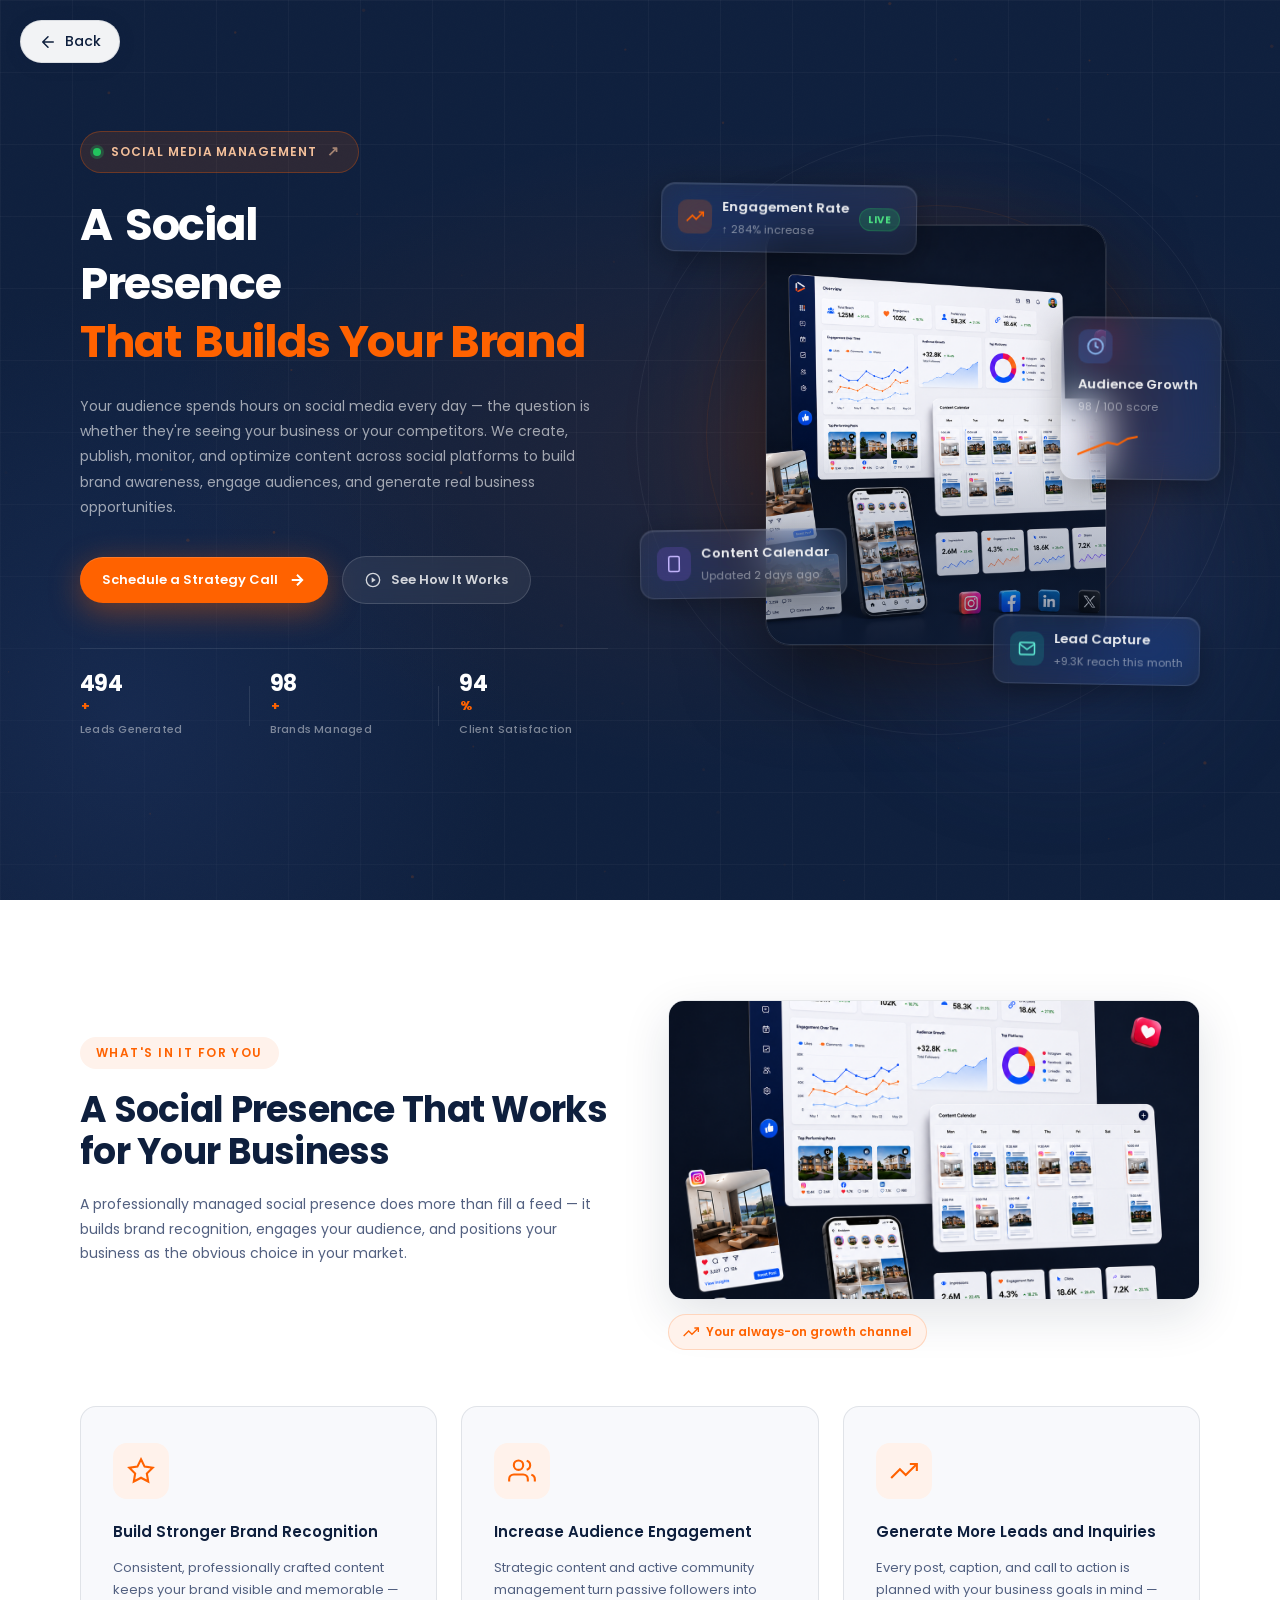
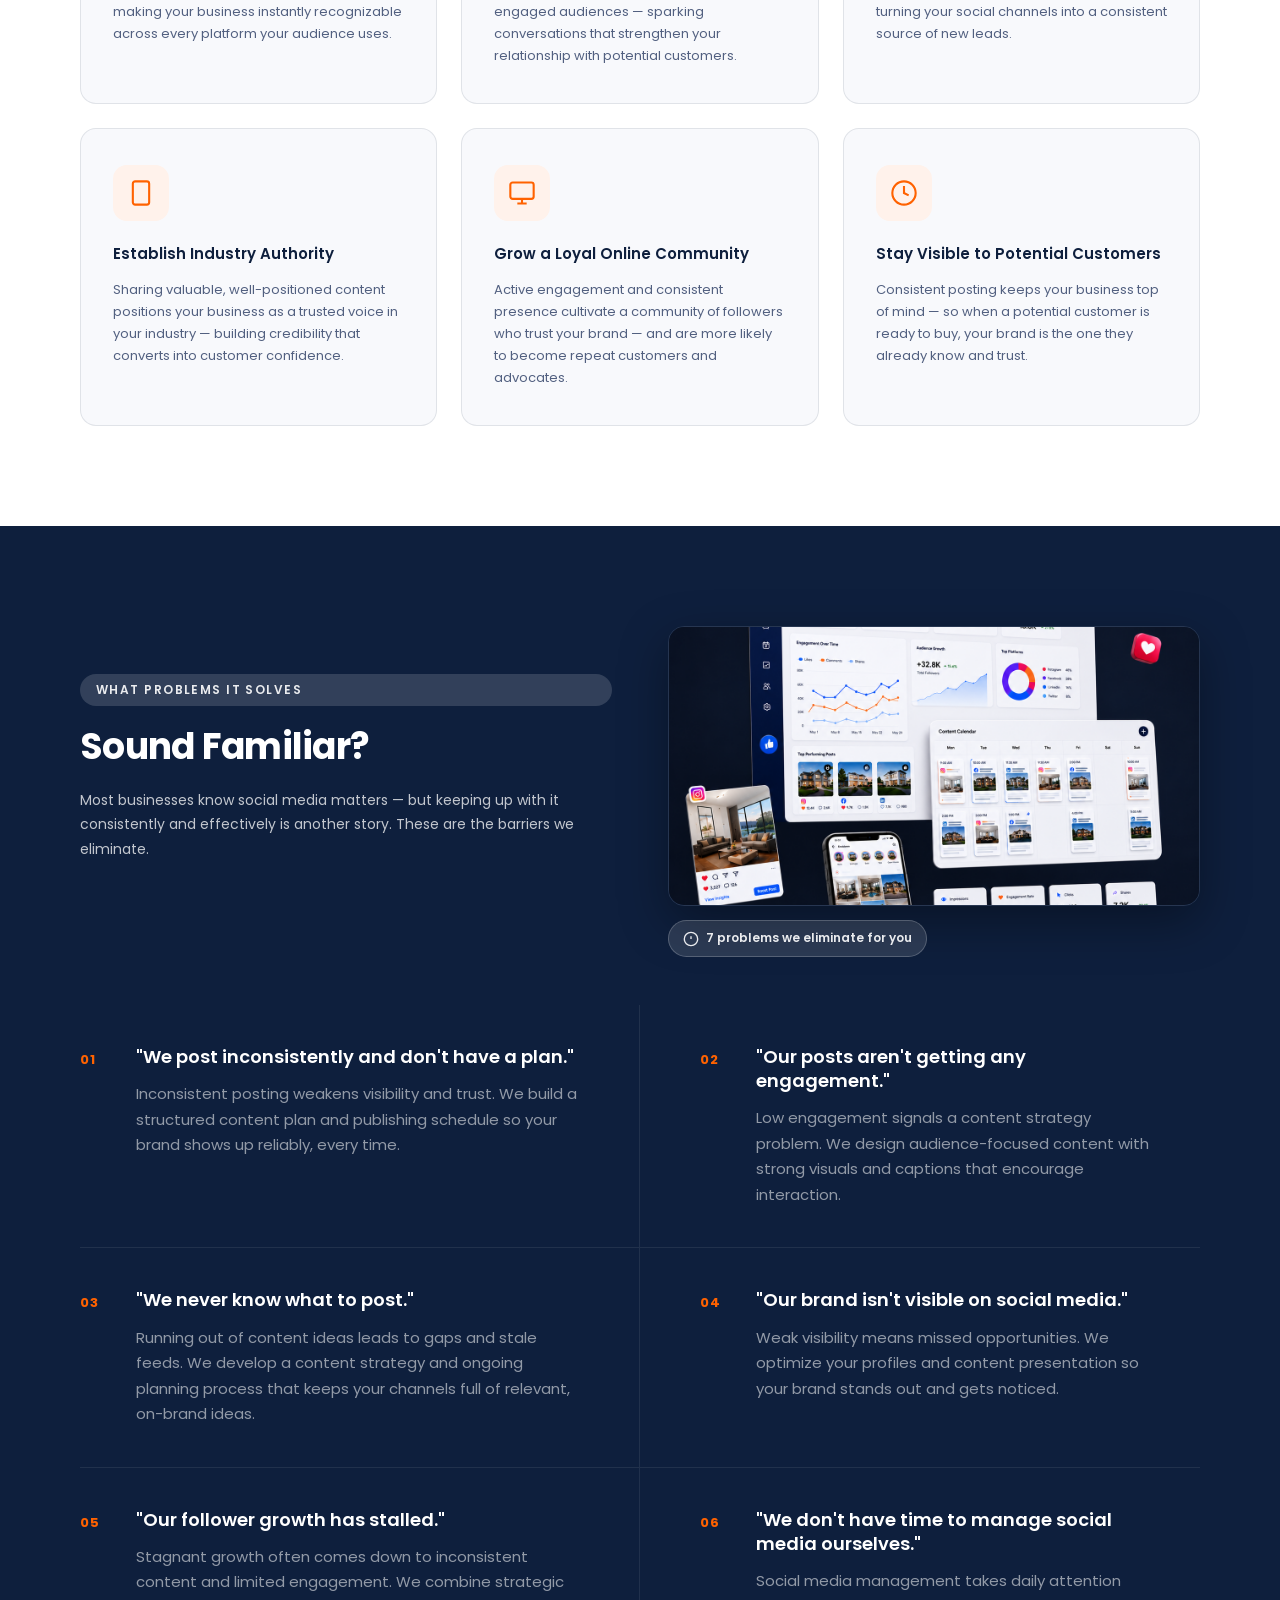
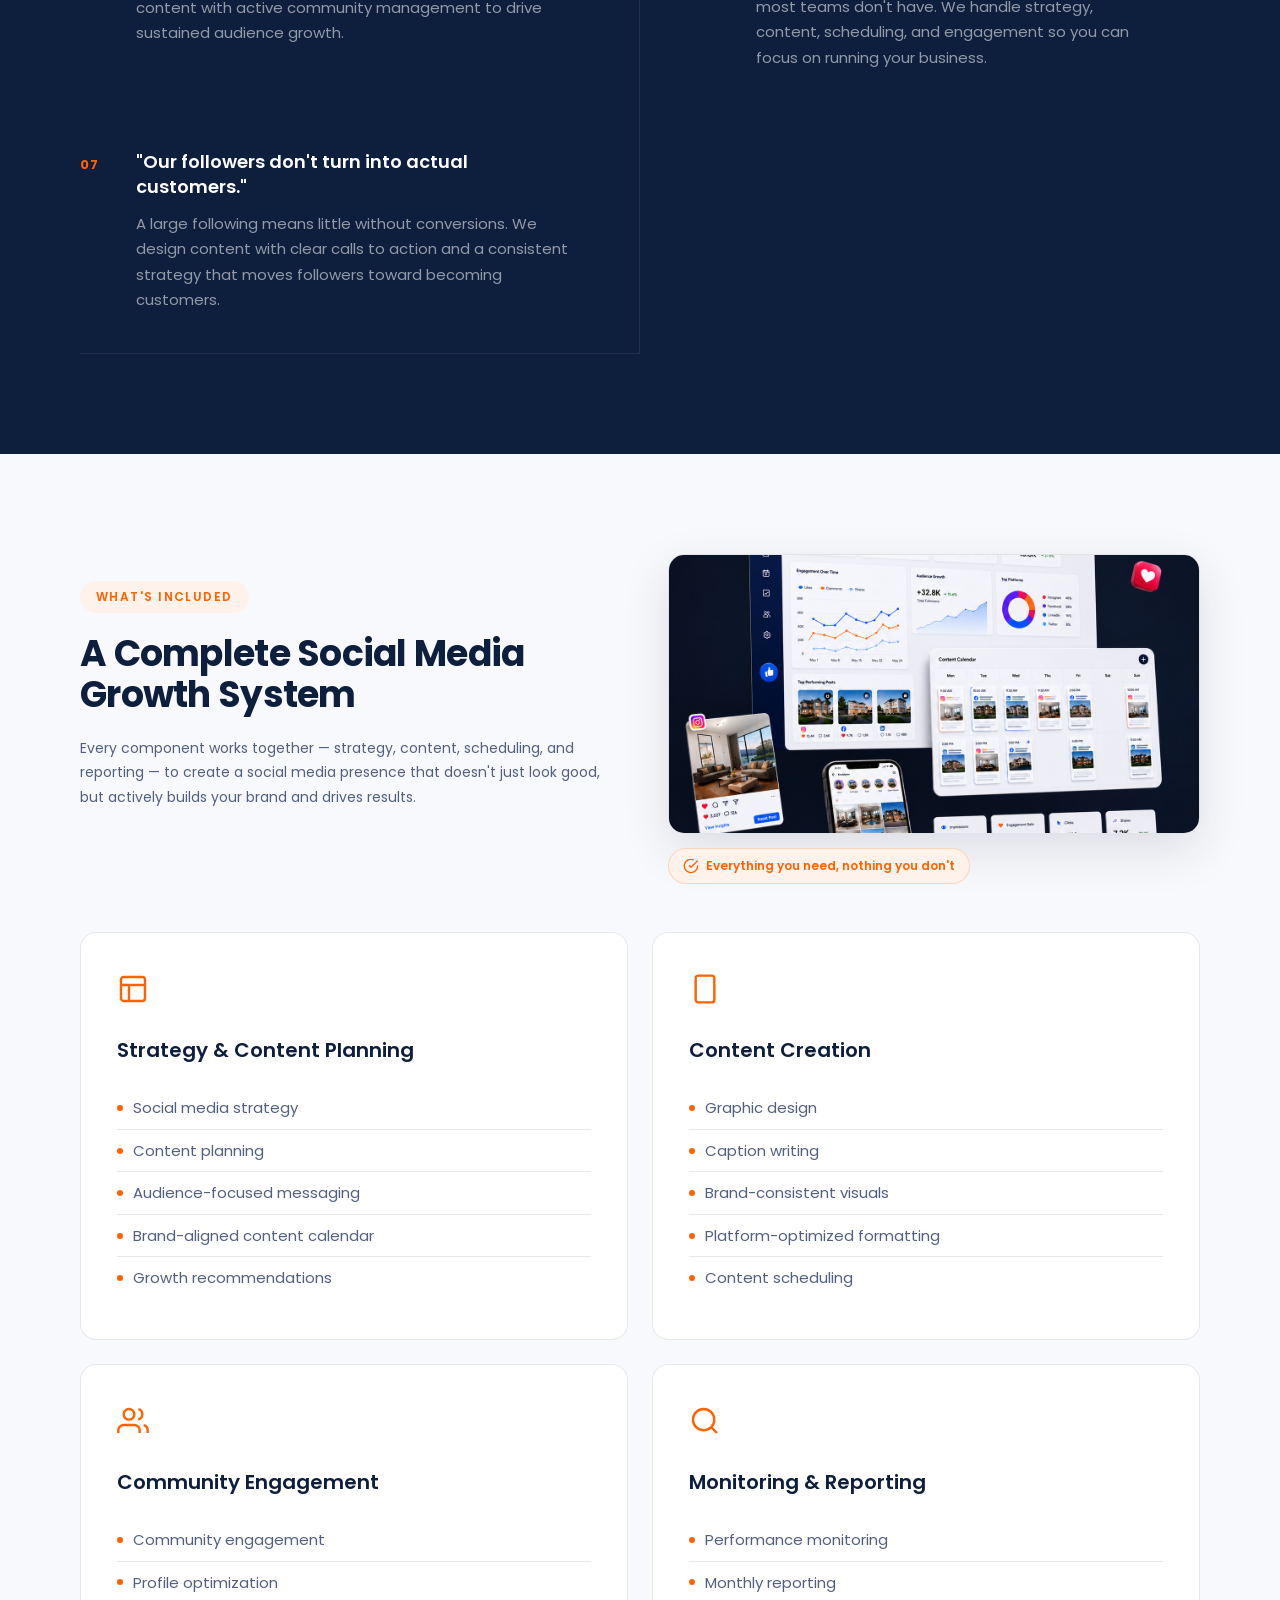
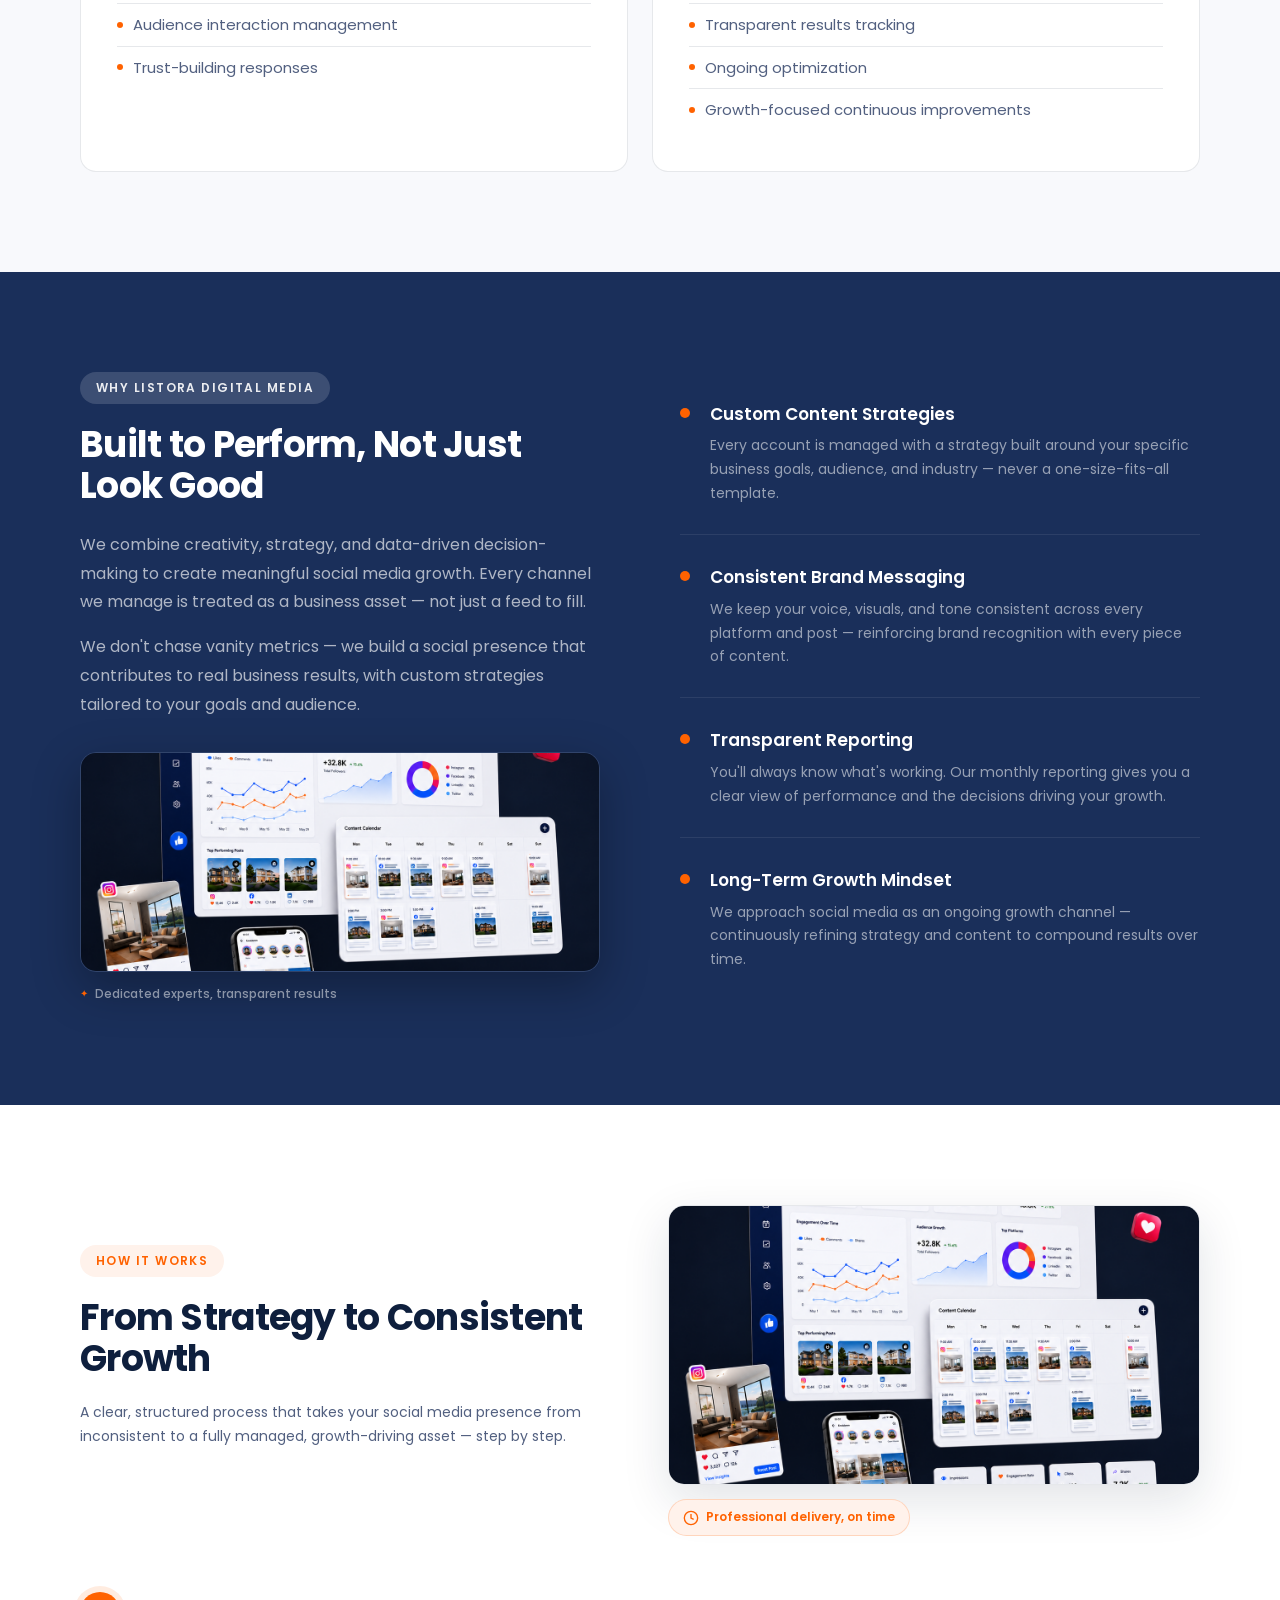
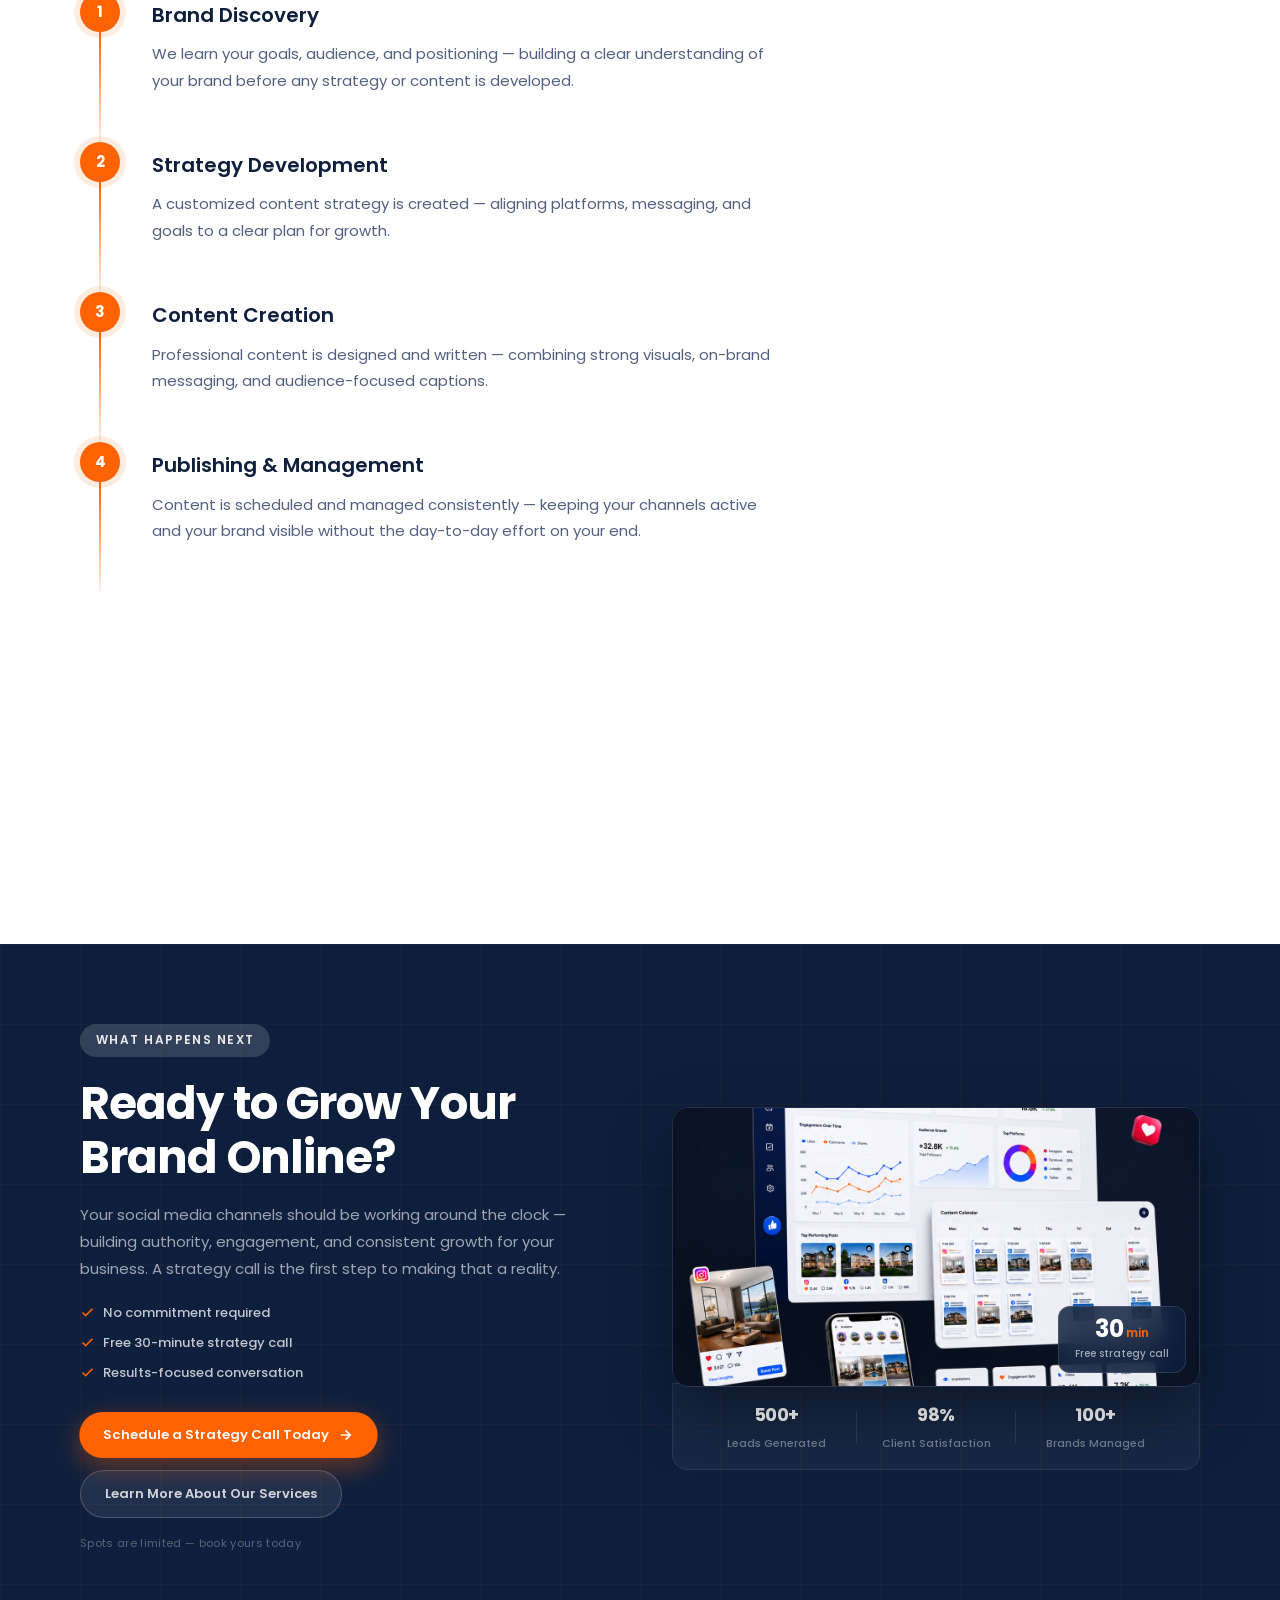
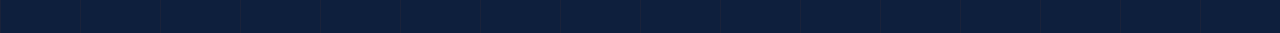
<file: socialmanage.html>
<!DOCTYPE html>
<html lang="en">

<head>
    <meta charset="UTF-8">
    <meta name="viewport" content="width=device-width, initial-scale=1.0">
    <title>Social Media Management — Listora Digital Media</title>
    <link rel="preconnect" href="https://fonts.googleapis.com">
    <link rel="preconnect" href="https://fonts.gstatic.com" crossorigin>
    <link href="https://fonts.googleapis.com/css2?family=Poppins:wght@400;500;600;700;800&display=swap"
        rel="stylesheet">
    <link rel="stylesheet" href="anim.css">
</head>

<body>

    <!-- Back Button -->
    <button class="back-btn" onclick="history.back()">
        <svg width="18" height="18" viewBox="0 0 24 24" fill="none" stroke="currentColor" stroke-width="2"
            stroke-linecap="round" stroke-linejoin="round">
            <path d="M19 12H5M12 5l-7 7 7 7" />
        </svg>
        Back
    </button>

    <!-- ═══════════════════════════════════════════════════
         HERO SECTION — Premium Two-Column Layout
    ════════════════════════════════════════════════════ -->
    <section class="hero" data-animate="hero">

        <!-- Background layers -->
        <div class="hero-bg-grid"></div>
        <div class="hero-bg-radial"></div>
        <div class="hero-bg-noise"></div>

        <div class="hero-layout container">

            <!-- ── LEFT COLUMN: Content ───────────────── -->
            <div class="hero-content">

                <!-- Badge -->
                <div class="hero-badge" data-hero-reveal="badge">
                    <span class="hero-badge-dot"></span>
                    <span>Social Media Management</span>
                    <span class="hero-badge-arrow">↗</span>
                </div>

                <!-- Heading -->
                <h1 class="hero-title" data-hero-reveal="heading">
                    <span class="hero-word">A</span>
                    <span class="hero-word">Social</span>
                    <span class="hero-word hero-word--break">Presence</span>
                    <span class="hero-word hero-word--accent">That</span>
                    <span class="hero-word hero-word--accent">Builds Your Brand</span>
                </h1>

                <!-- Description -->
                <p class="hero-desc" data-hero-reveal="desc">
                    Your audience spends hours on social media every day — the question is whether
                    they're seeing your business or your competitors. We create, publish, monitor, and
                    optimize content across social platforms to build brand awareness, engage
                    audiences, and generate real business opportunities.
                </p>

                <!-- CTA Buttons -->
                <div class="hero-ctas" data-hero-reveal="ctas">
                    <a href="#" class="hero-btn hero-btn--primary">
                        <span>Schedule a Strategy Call</span>
                        <svg width="18" height="18" viewBox="0 0 24 24" fill="none" stroke="currentColor"
                            stroke-width="2.5">
                            <path d="M5 12h14M12 5l7 7-7 7" />
                        </svg>
                    </a>
                    <a href="#" class="hero-btn hero-btn--secondary">
                        <svg width="16" height="16" viewBox="0 0 24 24" fill="none" stroke="currentColor"
                            stroke-width="2">
                            <circle cx="12" cy="12" r="10" />
                            <polygon points="10 8 16 12 10 16 10 8" fill="currentColor" stroke="none" />
                        </svg>
                        <span>See How It Works</span>
                    </a>
                </div>

                <!-- Trust Indicators -->
                <div class="hero-trust" data-hero-reveal="trust">
                    <div class="trust-divider"></div>
                    <div class="trust-stats">
                        <div class="trust-stat">
                            <span class="trust-stat__number" data-count="500">0</span>
                            <span class="trust-stat__suffix">+</span>
                            <span class="trust-stat__label">Leads Generated</span>
                        </div>
                        <div class="trust-stat-sep"></div>
                        <div class="trust-stat">
                            <span class="trust-stat__number" data-count="100">0</span>
                            <span class="trust-stat__suffix">+</span>
                            <span class="trust-stat__label">Brands Managed</span>
                        </div>
                        <div class="trust-stat-sep"></div>
                        <div class="trust-stat">
                            <span class="trust-stat__number" data-count="98">0</span>
                            <span class="trust-stat__suffix">%</span>
                            <span class="trust-stat__label">Client Satisfaction</span>
                        </div>
                    </div>
                </div>

            </div>

            <!-- ── RIGHT COLUMN: Visuals ──────────────── -->
            <div class="hero-visual" data-hero-reveal="visual">

                <!-- Glow orbs behind image -->
                <div class="hero-glow hero-glow--orange"></div>
                <div class="hero-glow hero-glow--navy"></div>

                <!-- Main hero image -->
                <div class="hero-image-frame">
                    <div class="hero-image-border"></div>
                    <img src="s1.png" alt="Listora Digital Media" class="hero-main-image">
                    <div class="hero-image-overlay"></div>
                </div>

                <!-- Floating card 1 — Engagement Rate -->
                <div class="floating-card floating-1" data-hero-reveal="card1">
                    <div class="floating-card__icon floating-card__icon--orange">
                        <svg width="18" height="18" viewBox="0 0 24 24" fill="none" stroke="currentColor"
                            stroke-width="2">
                            <polyline points="23 6 13.5 15.5 8.5 10.5 1 18" />
                            <polyline points="17 6 23 6 23 12" />
                        </svg>
                    </div>
                    <div class="floating-card__body">
                        <div class="floating-card__text">
                            <span class="floating-card__title">Engagement Rate</span>
                            <span class="floating-card__sub">↑ 284% increase</span>
                        </div>
                    </div>
                    <div class="floating-card__badge floating-card__badge--green">Live</div>
                </div>

                <!-- Floating card 2 — Audience Growth -->
                <div class="floating-card floating-2" data-hero-reveal="card2">
                    <div class="floating-card__icon floating-card__icon--blue">
                        <svg width="18" height="18" viewBox="0 0 24 24" fill="none" stroke="currentColor"
                            stroke-width="2">
                            <circle cx="12" cy="12" r="10" />
                            <polyline points="12 6 12 12 16 14" />
                        </svg>
                    </div>
                    <div class="floating-card__body">
                        <div class="floating-card__text">
                            <span class="floating-card__title">Audience Growth</span>
                            <span class="floating-card__sub">98 / 100 score</span>
                        </div>
                    </div>
                    <div class="floating-card__sparkline">
                        <svg width="60" height="24" viewBox="0 0 60 24" fill="none">
                            <polyline points="0,20 10,16 20,12 30,8 40,10 50,4 60,2" stroke="#ff6200" stroke-width="2"
                                stroke-linecap="round" stroke-linejoin="round" fill="none" />
                        </svg>
                    </div>
                </div>

                <!-- Floating card 3 — Content Calendar -->
                <div class="floating-card floating-3" data-hero-reveal="card3">
                    <div class="floating-card__icon floating-card__icon--purple">
                        <svg width="18" height="18" viewBox="0 0 24 24" fill="none" stroke="currentColor"
                            stroke-width="2">
                            <rect x="5" y="2" width="14" height="20" rx="2" ry="2" />
                            <line x1="12" y1="18" x2="12.01" y2="18" />
                        </svg>
                    </div>
                    <div class="floating-card__body">
                        <div class="floating-card__text">
                            <span class="floating-card__title">Content Calendar</span>
                            <span class="floating-card__sub">Updated 2 days ago</span>
                        </div>
                    </div>
                </div>

                <!-- Floating card 4 — Lead Capture -->
                <div class="floating-card floating-4" data-hero-reveal="card4">
                    <div class="floating-card__icon floating-card__icon--teal">
                        <svg width="18" height="18" viewBox="0 0 24 24" fill="none" stroke="currentColor"
                            stroke-width="2">
                            <path d="M4 4h16c1.1 0 2 .9 2 2v12c0 1.1-.9 2-2 2H4c-1.1 0-2-.9-2-2V6c0-1.1.9-2 2-2z" />
                            <polyline points="22,6 12,13 2,6" />
                        </svg>
                    </div>
                    <div class="floating-card__body">
                        <div class="floating-card__text">
                            <span class="floating-card__title">Lead Capture</span>
                            <span class="floating-card__sub">+9.3K reach this month</span>
                        </div>
                    </div>
                </div>

                <!-- Decorative ring -->
                <div class="hero-deco-ring hero-deco-ring--1" aria-hidden="true"></div>
                <div class="hero-deco-ring hero-deco-ring--2" aria-hidden="true"></div>

            </div>
        </div>

    </section>

    <!-- What's in it for Me -->
    <section class="benefits" data-animate="section">
        <div class="container">
            <div class="benefits-header">
                <div class="benefits-header-text">
                    <div class="section-tag" data-reveal>What's In It For You</div>
                    <h2 class="section-title" data-reveal>A Social Presence That Works for Your Business</h2>
                    <p class="section-intro" data-reveal>
                        A professionally managed social presence does more than fill a feed — it
                        builds brand recognition, engages your audience, and positions your business
                        as the obvious choice in your market.
                    </p>
                </div>
                <div class="benefits-header-image" data-reveal>
                    <img src="s1.png" alt="Social Media Management Benefits" class="section-feature-img">
                    <div class="section-img-badge">
                        <svg width="16" height="16" viewBox="0 0 24 24" fill="none" stroke="currentColor"
                            stroke-width="2">
                            <polyline points="23 6 13.5 15.5 8.5 10.5 1 18" />
                            <polyline points="17 6 23 6 23 12" />
                        </svg>
                        Your always-on growth channel
                    </div>
                </div>
            </div>
            <div class="benefits-grid">
                <div class="benefit-card" data-reveal data-delay="0">
                    <div class="benefit-icon">
                        <svg width="28" height="28" viewBox="0 0 24 24" fill="none" stroke="currentColor"
                            stroke-width="1.8">
                            <path
                                d="M12 2l3.09 6.26L22 9.27l-5 4.87 1.18 6.88L12 17.77l-6.18 3.25L7 14.14 2 9.27l6.91-1.01L12 2z" />
                        </svg>
                    </div>
                    <h3>Build Stronger Brand Recognition</h3>
                    <p>Consistent, professionally crafted content keeps your brand visible and
                        memorable — making your business instantly recognizable across every
                        platform your audience uses.</p>
                </div>
                <div class="benefit-card" data-reveal data-delay="100">
                    <div class="benefit-icon">
                        <svg width="28" height="28" viewBox="0 0 24 24" fill="none" stroke="currentColor"
                            stroke-width="1.8">
                            <path d="M17 21v-2a4 4 0 00-4-4H5a4 4 0 00-4 4v2" />
                            <circle cx="9" cy="7" r="4" />
                            <path d="M23 21v-2a4 4 0 00-3-3.87" />
                            <path d="M16 3.13a4 4 0 010 7.75" />
                        </svg>
                    </div>
                    <h3>Increase Audience Engagement</h3>
                    <p>Strategic content and active community management turn passive followers into
                        engaged audiences — sparking conversations that strengthen your relationship
                        with potential customers.</p>
                </div>
                <div class="benefit-card" data-reveal data-delay="200">
                    <div class="benefit-icon">
                        <svg width="28" height="28" viewBox="0 0 24 24" fill="none" stroke="currentColor"
                            stroke-width="1.8">
                            <polyline points="23 6 13.5 15.5 8.5 10.5 1 18" />
                            <polyline points="17 6 23 6 23 12" />
                        </svg>
                    </div>
                    <h3>Generate More Leads and Inquiries</h3>
                    <p>Every post, caption, and call to action is planned with your business goals in
                        mind — turning your social channels into a consistent source of new leads.</p>
                </div>
                <div class="benefit-card" data-reveal data-delay="300">
                    <div class="benefit-icon">
                        <svg width="28" height="28" viewBox="0 0 24 24" fill="none" stroke="currentColor"
                            stroke-width="1.8">
                            <rect x="5" y="2" width="14" height="20" rx="2" ry="2" />
                            <line x1="12" y1="18" x2="12.01" y2="18" />
                        </svg>
                    </div>
                    <h3>Establish Industry Authority</h3>
                    <p>Sharing valuable, well-positioned content positions your business as a trusted
                        voice in your industry — building credibility that converts into customer
                        confidence.</p>
                </div>
                <div class="benefit-card" data-reveal data-delay="400">
                    <div class="benefit-icon">
                        <svg width="28" height="28" viewBox="0 0 24 24" fill="none" stroke="currentColor"
                            stroke-width="1.8">
                            <rect x="2" y="3" width="20" height="14" rx="2" />
                            <path d="M8 21h8M12 17v4" />
                        </svg>
                    </div>
                    <h3>Grow a Loyal Online Community</h3>
                    <p>Active engagement and consistent presence cultivate a community of followers
                        who trust your brand — and are more likely to become repeat customers and
                        advocates.</p>
                </div>
                <div class="benefit-card" data-reveal data-delay="500">
                    <div class="benefit-icon">
                        <svg width="28" height="28" viewBox="0 0 24 24" fill="none" stroke="currentColor"
                            stroke-width="1.8">
                            <circle cx="12" cy="12" r="10" />
                            <polyline points="12 6 12 12 16 14" />
                        </svg>
                    </div>
                    <h3>Stay Visible to Potential Customers</h3>
                    <p>Consistent posting keeps your business top of mind — so when a potential
                        customer is ready to buy, your brand is the one they already know and trust.</p>
                </div>
            </div><!-- /.benefits-grid -->
        </div>
    </section>

    <!-- Problems It Solves -->
    <section class="problems" data-animate="section">
        <div class="container">
            <div class="problems-top">
                <div class="problems-top-text">
                    <div class="section-tag light" data-reveal>What Problems It Solves</div>
                    <h2 class="section-title light" data-reveal>Sound Familiar?</h2>
                    <p class="section-intro light" data-reveal>
                        Most businesses know social media matters — but keeping up with it
                        consistently and effectively is another story. These are the barriers we
                        eliminate.
                    </p>
                </div>
                <div class="problems-top-image" data-reveal>
                    <img src="s1.png" alt="Common Social Media Problems"
                        class="section-feature-img section-feature-img--light">
                    <div class="section-img-badge section-img-badge--light">
                        <svg width="16" height="16" viewBox="0 0 24 24" fill="none" stroke="currentColor"
                            stroke-width="2">
                            <circle cx="12" cy="12" r="10" />
                            <line x1="12" y1="8" x2="12" y2="12" />
                            <line x1="12" y1="16" x2="12.01" y2="16" />
                        </svg>
                        7 problems we eliminate for you
                    </div>
                </div>
            </div>
            <div class="problems-list">
                <div class="problem-item" data-reveal data-delay="0">
                    <div class="problem-number">01</div>
                    <div class="problem-content">
                        <h3>"We post inconsistently and don't have a plan."</h3>
                        <p>Inconsistent posting weakens visibility and trust. We build a structured
                            content plan and publishing schedule so your brand shows up reliably,
                            every time.</p>
                    </div>
                </div>
                <div class="problem-item" data-reveal data-delay="100">
                    <div class="problem-number">02</div>
                    <div class="problem-content">
                        <h3>"Our posts aren't getting any engagement."</h3>
                        <p>Low engagement signals a content strategy problem. We design audience-focused
                            content with strong visuals and captions that encourage interaction.</p>
                    </div>
                </div>
                <div class="problem-item" data-reveal data-delay="200">
                    <div class="problem-number">03</div>
                    <div class="problem-content">
                        <h3>"We never know what to post."</h3>
                        <p>Running out of content ideas leads to gaps and stale feeds. We develop a
                            content strategy and ongoing planning process that keeps your channels
                            full of relevant, on-brand ideas.</p>
                    </div>
                </div>
                <div class="problem-item" data-reveal data-delay="300">
                    <div class="problem-number">04</div>
                    <div class="problem-content">
                        <h3>"Our brand isn't visible on social media."</h3>
                        <p>Weak visibility means missed opportunities. We optimize your profiles and
                            content presentation so your brand stands out and gets noticed.</p>
                    </div>
                </div>
                <div class="problem-item" data-reveal data-delay="400">
                    <div class="problem-number">05</div>
                    <div class="problem-content">
                        <h3>"Our follower growth has stalled."</h3>
                        <p>Stagnant growth often comes down to inconsistent content and limited
                            engagement. We combine strategic content with active community management
                            to drive sustained audience growth.</p>
                    </div>
                </div>
                <div class="problem-item" data-reveal data-delay="500">
                    <div class="problem-number">06</div>
                    <div class="problem-content">
                        <h3>"We don't have time to manage social media ourselves."</h3>
                        <p>Social media management takes daily attention most teams don't have. We
                            handle strategy, content, scheduling, and engagement so you can focus on
                            running your business.</p>
                    </div>
                </div>
                <div class="problem-item" data-reveal data-delay="600">
                    <div class="problem-number">07</div>
                    <div class="problem-content">
                        <h3>"Our followers don't turn into actual customers."</h3>
                        <p>A large following means little without conversions. We design content with
                            clear calls to action and a consistent strategy that moves followers
                            toward becoming customers.</p>
                    </div>
                </div>
            </div>
        </div>
    </section>

    <!-- What's Included -->
    <section class="included" data-animate="section">
        <div class="container">
            <div class="included-header">
                <div>
                    <div class="section-tag" data-reveal>What's Included</div>
                    <h2 class="section-title" data-reveal>A Complete Social Media Growth System</h2>
                    <p class="section-intro" data-reveal>
                        Every component works together — strategy, content, scheduling, and
                        reporting — to create a social media presence that doesn't just look
                        good, but actively builds your brand and drives results.
                    </p>
                </div>
                <div class="included-header-image" data-reveal>
                    <img src="s1.png" alt="Complete Social Media Management System" class="section-feature-img">
                    <div class="section-img-badge">
                        <svg width="16" height="16" viewBox="0 0 24 24" fill="none" stroke="currentColor"
                            stroke-width="2">
                            <path d="M22 11.08V12a10 10 0 11-5.93-9.14" />
                            <polyline points="22 4 12 14.01 9 11.01" />
                        </svg>
                        Everything you need, nothing you don't
                    </div>
                </div>
            </div>
            <div class="included-grid">
                <div class="included-card" data-reveal data-delay="0">
                    <div class="included-icon">
                        <svg width="32" height="32" viewBox="0 0 24 24" fill="none" stroke="#ff6200" stroke-width="1.8">
                            <rect x="3" y="3" width="18" height="18" rx="2" />
                            <path d="M3 9h18M9 21V9" />
                        </svg>
                    </div>
                    <h3>Strategy & Content Planning</h3>
                    <ul>
                        <li>Social media strategy</li>
                        <li>Content planning</li>
                        <li>Audience-focused messaging</li>
                        <li>Brand-aligned content calendar</li>
                        <li>Growth recommendations</li>
                    </ul>
                </div>
                <div class="included-card" data-reveal data-delay="150">
                    <div class="included-icon">
                        <svg width="32" height="32" viewBox="0 0 24 24" fill="none" stroke="#ff6200" stroke-width="1.8">
                            <rect x="5" y="2" width="14" height="20" rx="2" ry="2" />
                            <line x1="12" y1="18" x2="12.01" y2="18" />
                        </svg>
                    </div>
                    <h3>Content Creation</h3>
                    <ul>
                        <li>Graphic design</li>
                        <li>Caption writing</li>
                        <li>Brand-consistent visuals</li>
                        <li>Platform-optimized formatting</li>
                        <li>Content scheduling</li>
                    </ul>
                </div>
                <div class="included-card" data-reveal data-delay="300">
                    <div class="included-icon">
                        <svg width="32" height="32" viewBox="0 0 24 24" fill="none" stroke="#ff6200" stroke-width="1.8">
                            <path d="M17 21v-2a4 4 0 00-4-4H5a4 4 0 00-4 4v2" />
                            <circle cx="9" cy="7" r="4" />
                            <path d="M23 21v-2a4 4 0 00-3-3.87" />
                            <path d="M16 3.13a4 4 0 010 7.75" />
                        </svg>
                    </div>
                    <h3>Community Engagement</h3>
                    <ul>
                        <li>Community engagement</li>
                        <li>Profile optimization</li>
                        <li>Audience interaction management</li>
                        <li>Trust-building responses</li>
                    </ul>
                </div>
                <div class="included-card" data-reveal data-delay="450">
                    <div class="included-icon">
                        <svg width="32" height="32" viewBox="0 0 24 24" fill="none" stroke="#ff6200" stroke-width="1.8">
                            <circle cx="11" cy="11" r="8" />
                            <path d="M21 21l-4.35-4.35" />
                        </svg>
                    </div>
                    <h3>Monitoring & Reporting</h3>
                    <ul>
                        <li>Performance monitoring</li>
                        <li>Monthly reporting</li>
                        <li>Transparent results tracking</li>
                        <li>Ongoing optimization</li>
                        <li>Growth-focused continuous improvements</li>
                    </ul>
                </div>
            </div>
        </div>
    </section>

    <!-- Why Trust Listora -->
    <section class="trust" data-animate="section">
        <div class="container">
            <div class="trust-inner">
                <div class="trust-left" data-reveal>
                    <div class="section-tag light">Why Listora Digital Media</div>
                    <h2 class="section-title light">Built to Perform, Not Just Look Good</h2>
                    <p class="trust-body light">
                        We combine creativity, strategy, and data-driven decision-making to create
                        meaningful social media growth. Every channel we manage is treated as a
                        business asset — not just a feed to fill.
                    </p>
                    <p class="trust-body light">
                        We don't chase vanity metrics — we build a social presence that contributes
                        to real business results, with custom strategies tailored to your goals and
                        audience.
                    </p>
                    <div class="trust-left-image" data-reveal>
                        <img src="s1.png" alt="Listora Digital Media Team" class="trust-img">
                        <div class="trust-img-caption">
                            <span class="trust-img-caption__icon">✦</span>
                            Dedicated experts, transparent results
                        </div>
                    </div>
                </div>
                <div class="trust-right">
                    <div class="trust-pillar" data-reveal data-delay="0">
                        <div class="pillar-dot"></div>
                        <div>
                            <h4>Custom Content Strategies</h4>
                            <p>Every account is managed with a strategy built around your specific
                                business goals, audience, and industry — never a one-size-fits-all
                                template.</p>
                        </div>
                    </div>
                    <div class="trust-pillar" data-reveal data-delay="100">
                        <div class="pillar-dot"></div>
                        <div>
                            <h4>Consistent Brand Messaging</h4>
                            <p>We keep your voice, visuals, and tone consistent across every platform
                                and post — reinforcing brand recognition with every piece of content.</p>
                        </div>
                    </div>
                    <div class="trust-pillar" data-reveal data-delay="200">
                        <div class="pillar-dot"></div>
                        <div>
                            <h4>Transparent Reporting</h4>
                            <p>You'll always know what's working. Our monthly reporting gives you a
                                clear view of performance and the decisions driving your growth.</p>
                        </div>
                    </div>
                    <div class="trust-pillar" data-reveal data-delay="300">
                        <div class="pillar-dot"></div>
                        <div>
                            <h4>Long-Term Growth Mindset</h4>
                            <p>We approach social media as an ongoing growth channel — continuously
                                refining strategy and content to compound results over time.</p>
                        </div>
                    </div>
                </div>
            </div>
        </div>
    </section>

    <!-- Process -->
    <section class="process" data-animate="section">
        <div class="container">
            <div class="process-header">
                <div class="process-header-text">
                    <div class="section-tag" data-reveal>How It Works</div>
                    <h2 class="section-title" data-reveal>From Strategy to Consistent Growth</h2>
                    <p class="section-intro" data-reveal>A clear, structured process that takes your social
                        media presence from inconsistent to a fully managed, growth-driving asset —
                        step by step.</p>
                </div>
                <div class="process-header-image" data-reveal>
                    <img src="s1.png" alt="Our Process Overview" class="section-feature-img">
                    <div class="section-img-badge">
                        <svg width="16" height="16" viewBox="0 0 24 24" fill="none" stroke="currentColor"
                            stroke-width="2">
                            <circle cx="12" cy="12" r="10" />
                            <polyline points="12 6 12 12 16 14" />
                        </svg>
                        Professional delivery, on time
                    </div>
                </div>
            </div>
            <div class="process-layout">
                <div class="process-steps">
                    <div class="process-step" data-reveal data-delay="0">
                        <div class="step-line"></div>
                        <div class="step-num">1</div>
                        <div class="step-body">
                            <h3>Brand Discovery</h3>
                            <p>We learn your goals, audience, and positioning — building a clear
                                understanding of your brand before any strategy or content is
                                developed.</p>
                        </div>
                    </div>
                    <div class="process-step" data-reveal data-delay="150">
                        <div class="step-line"></div>
                        <div class="step-num">2</div>
                        <div class="step-body">
                            <h3>Strategy Development</h3>
                            <p>A customized content strategy is created — aligning platforms,
                                messaging, and goals to a clear plan for growth.</p>
                        </div>
                    </div>
                    <div class="process-step" data-reveal data-delay="300">
                        <div class="step-line"></div>
                        <div class="step-num">3</div>
                        <div class="step-body">
                            <h3>Content Creation</h3>
                            <p>Professional content is designed and written — combining strong
                                visuals, on-brand messaging, and audience-focused captions.</p>
                        </div>
                    </div>
                    <div class="process-step" data-reveal data-delay="450">
                        <div class="step-line"></div>
                        <div class="step-num">4</div>
                        <div class="step-body">
                            <h3>Publishing & Management</h3>
                            <p>Content is scheduled and managed consistently — keeping your channels
                                active and your brand visible without the day-to-day effort on your
                                end.</p>
                        </div>
                    </div>
                    <div class="process-step" data-reveal data-delay="600">
                        <div class="step-line"></div>
                        <div class="step-num">5</div>
                        <div class="step-body">
                            <h3>Engagement & Monitoring</h3>
                            <p>Audience interactions and performance are monitored — ensuring your
                                community stays engaged and informing what comes next.</p>
                        </div>
                    </div>
                    <div class="process-step last" data-reveal data-delay="750">
                        <div class="step-num">6</div>
                        <div class="step-body">
                            <h3>Reporting & Growth</h3>
                            <p>Continuous optimization improves results over time — with monthly
                                reporting that keeps you informed and your strategy evolving.</p>
                        </div>
                    </div>
                </div>
            </div>
        </div>
    </section>

    <!-- CTA -->
    <section class="cta" data-animate="section">
        <div class="cta-grid-bg"></div>
        <div class="container">
            <div class="cta-inner">

                <!-- Left: text + actions -->
                <div class="cta-left" data-reveal>
                    <div class="section-tag light">What Happens Next</div>
                    <h2 class="cta-title">Ready to Grow Your Brand Online?</h2>
                    <p class="cta-body">
                        Your social media channels should be working around the clock — building
                        authority, engagement, and consistent growth for your business. A strategy
                        call is the first step to making that a reality.
                    </p>

                    <!-- Trust micro-signals -->
                    <ul class="cta-trust-list">
                        <li>
                            <svg width="15" height="15" viewBox="0 0 24 24" fill="none" stroke="currentColor"
                                stroke-width="2.5">
                                <polyline points="20 6 9 17 4 12" />
                            </svg>
                            No commitment required
                        </li>
                        <li>
                            <svg width="15" height="15" viewBox="0 0 24 24" fill="none" stroke="currentColor"
                                stroke-width="2.5">
                                <polyline points="20 6 9 17 4 12" />
                            </svg>
                            Free 30-minute strategy call
                        </li>
                        <li>
                            <svg width="15" height="15" viewBox="0 0 24 24" fill="none" stroke="currentColor"
                                stroke-width="2.5">
                                <polyline points="20 6 9 17 4 12" />
                            </svg>
                            Results-focused conversation
                        </li>
                    </ul>

                    <div class="cta-actions">
                        <a href="#" class="cta-btn primary">
                            Schedule a Strategy Call Today
                            <svg width="16" height="16" viewBox="0 0 24 24" fill="none" stroke="currentColor"
                                stroke-width="2.5">
                                <path d="M5 12h14M12 5l7 7-7 7" />
                            </svg>
                        </a>
                        <a href="#" class="cta-btn secondary">Learn More About Our Services</a>
                    </div>
                    <p class="cta-note">Spots are limited — book yours today</p>
                </div>

                <!-- Right: image card -->
                <div class="cta-right" data-reveal>
                    <div class="cta-image-wrap">
                        <img src="s1.png" alt="Free Social Media Strategy Call" class="cta-feature-img">
                        <div class="cta-feature-overlay">
                            <div class="cta-feature-stat">
                                <span class="cta-feature-stat__number">30</span>
                                <span class="cta-feature-stat__unit">min</span>
                            </div>
                            <span class="cta-feature-stat__label">Free strategy call</span>
                        </div>
                    </div>

                    <!-- Stats row below image -->
                    <div class="cta-stats">
                        <div class="cta-stat">
                            <span class="cta-stat__num">500+</span>
                            <span class="cta-stat__lbl">Leads Generated</span>
                        </div>
                        <div class="cta-stat-sep"></div>
                        <div class="cta-stat">
                            <span class="cta-stat__num">98%</span>
                            <span class="cta-stat__lbl">Client Satisfaction</span>
                        </div>
                        <div class="cta-stat-sep"></div>
                        <div class="cta-stat">
                            <span class="cta-stat__num">100+</span>
                            <span class="cta-stat__lbl">Brands Managed</span>
                        </div>
                    </div>
                </div>

            </div>
        </div>
    </section>

    <script src="animations.js"></script>
</body>

</html>
</file>
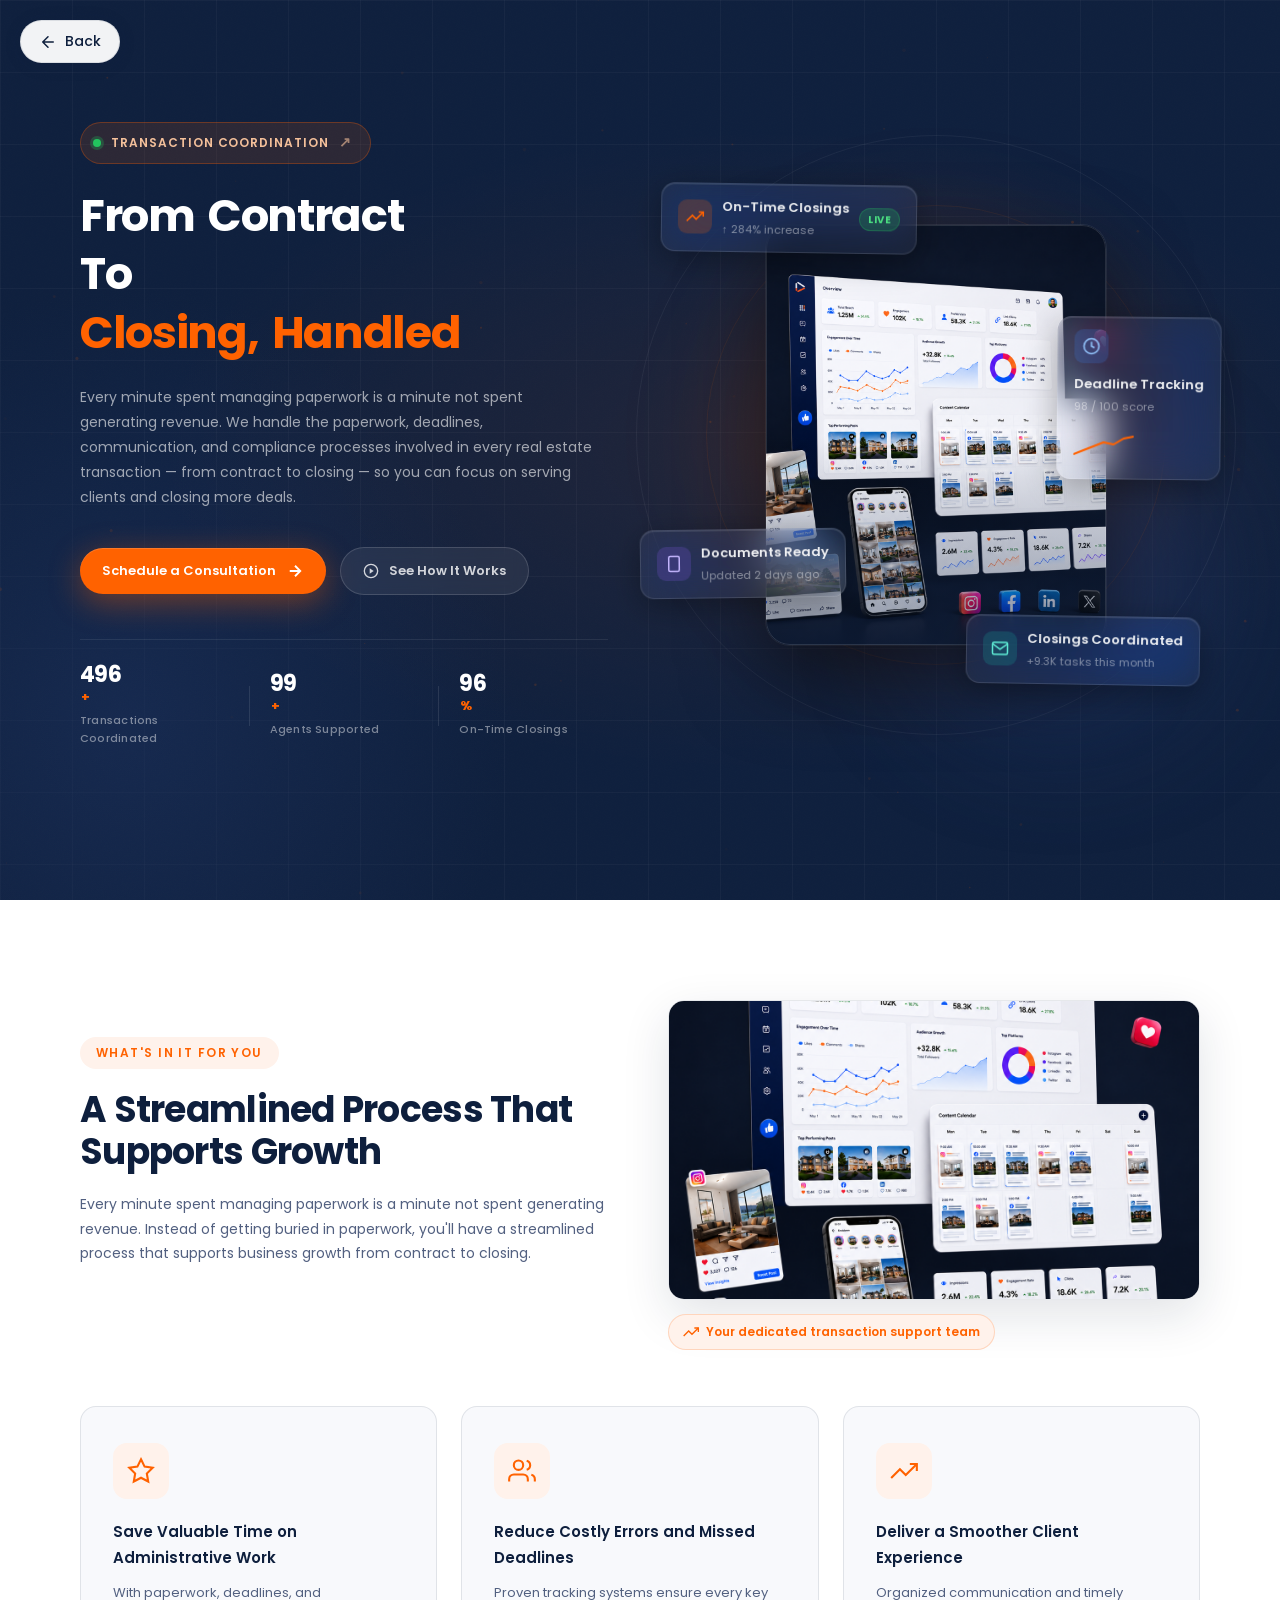
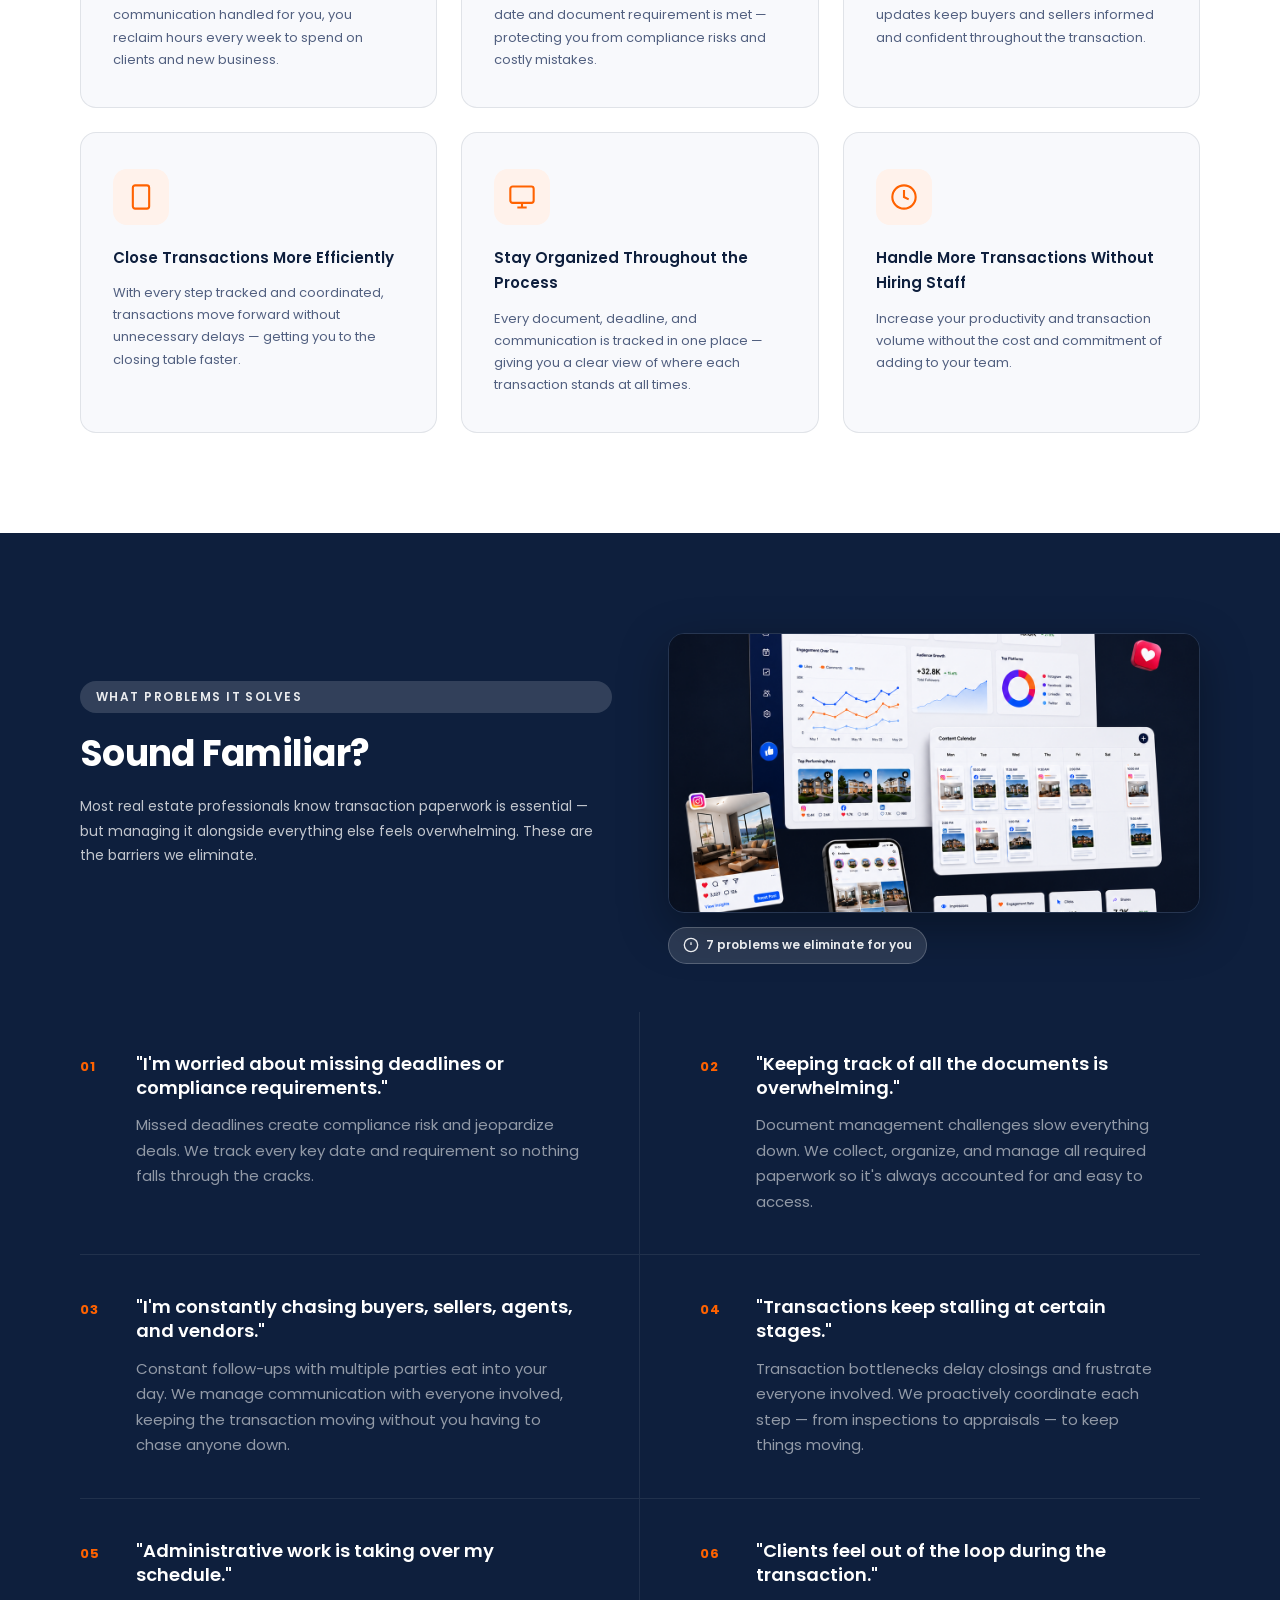
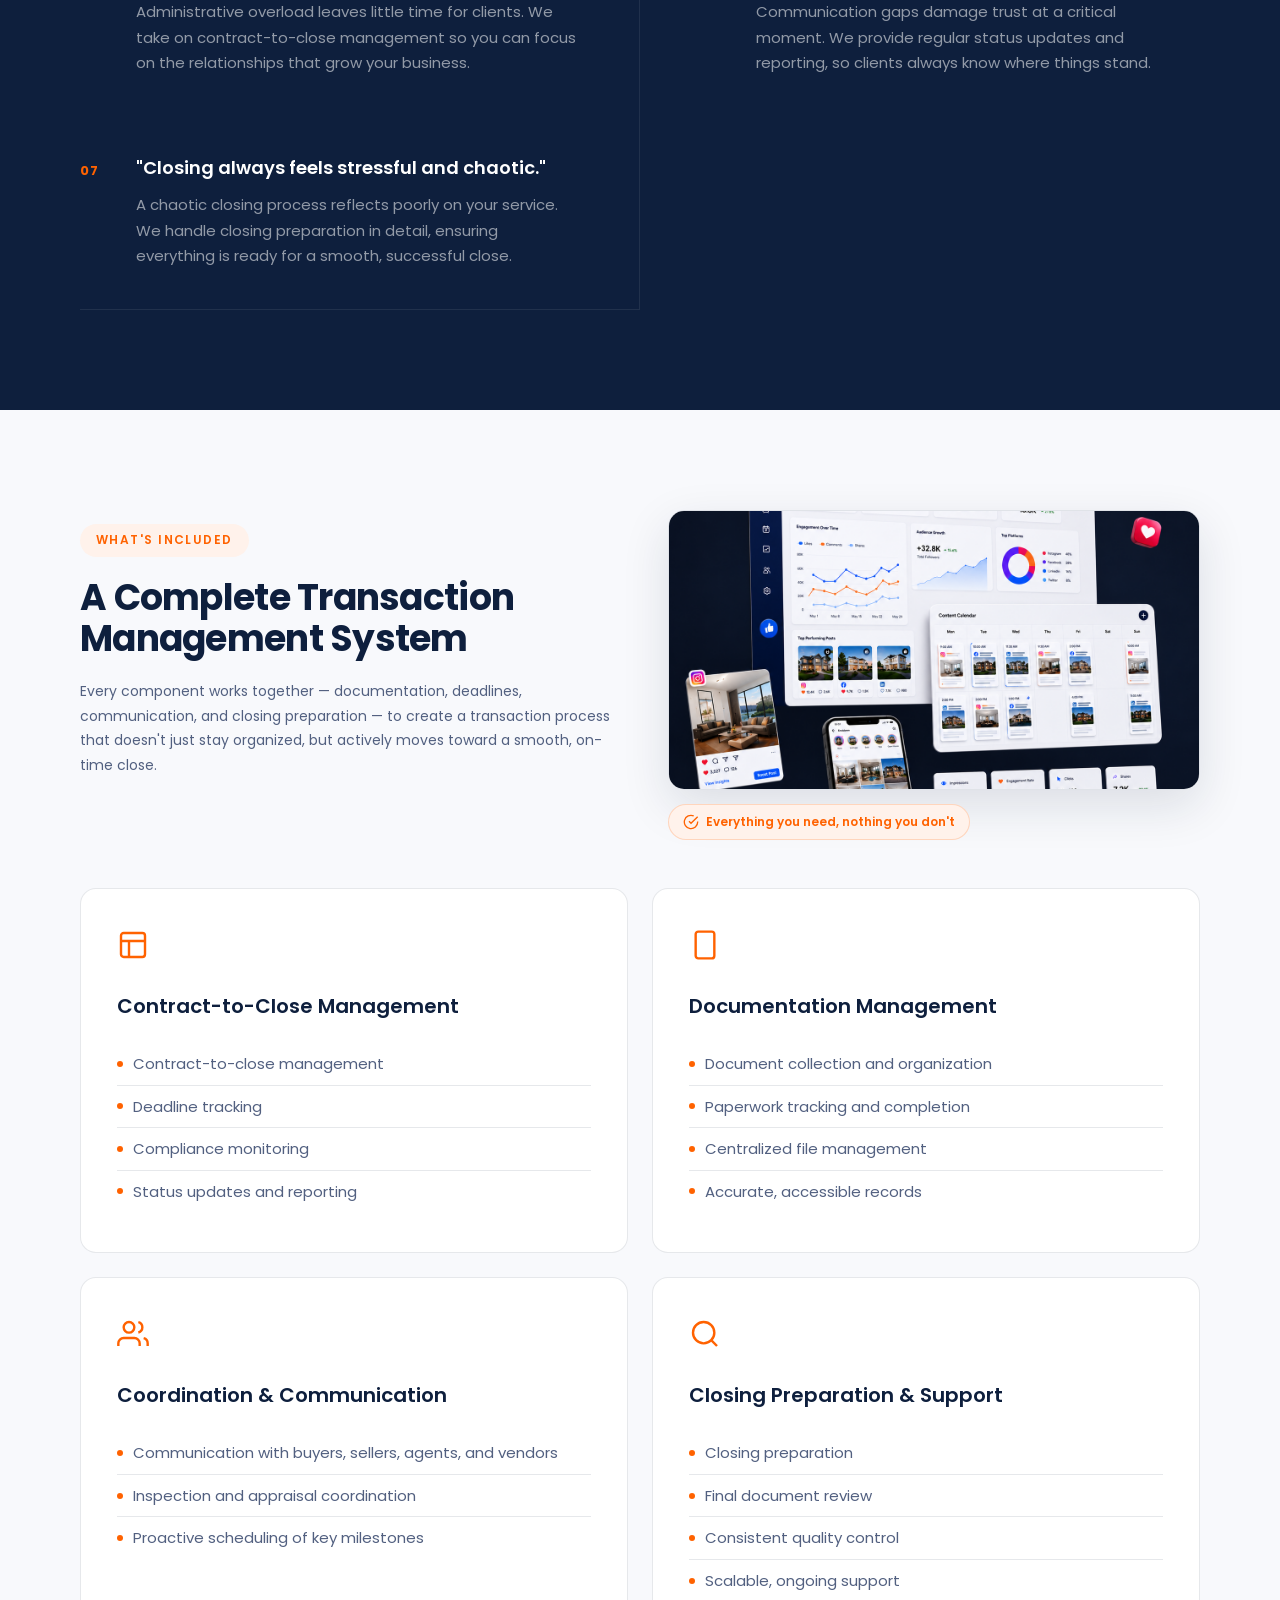
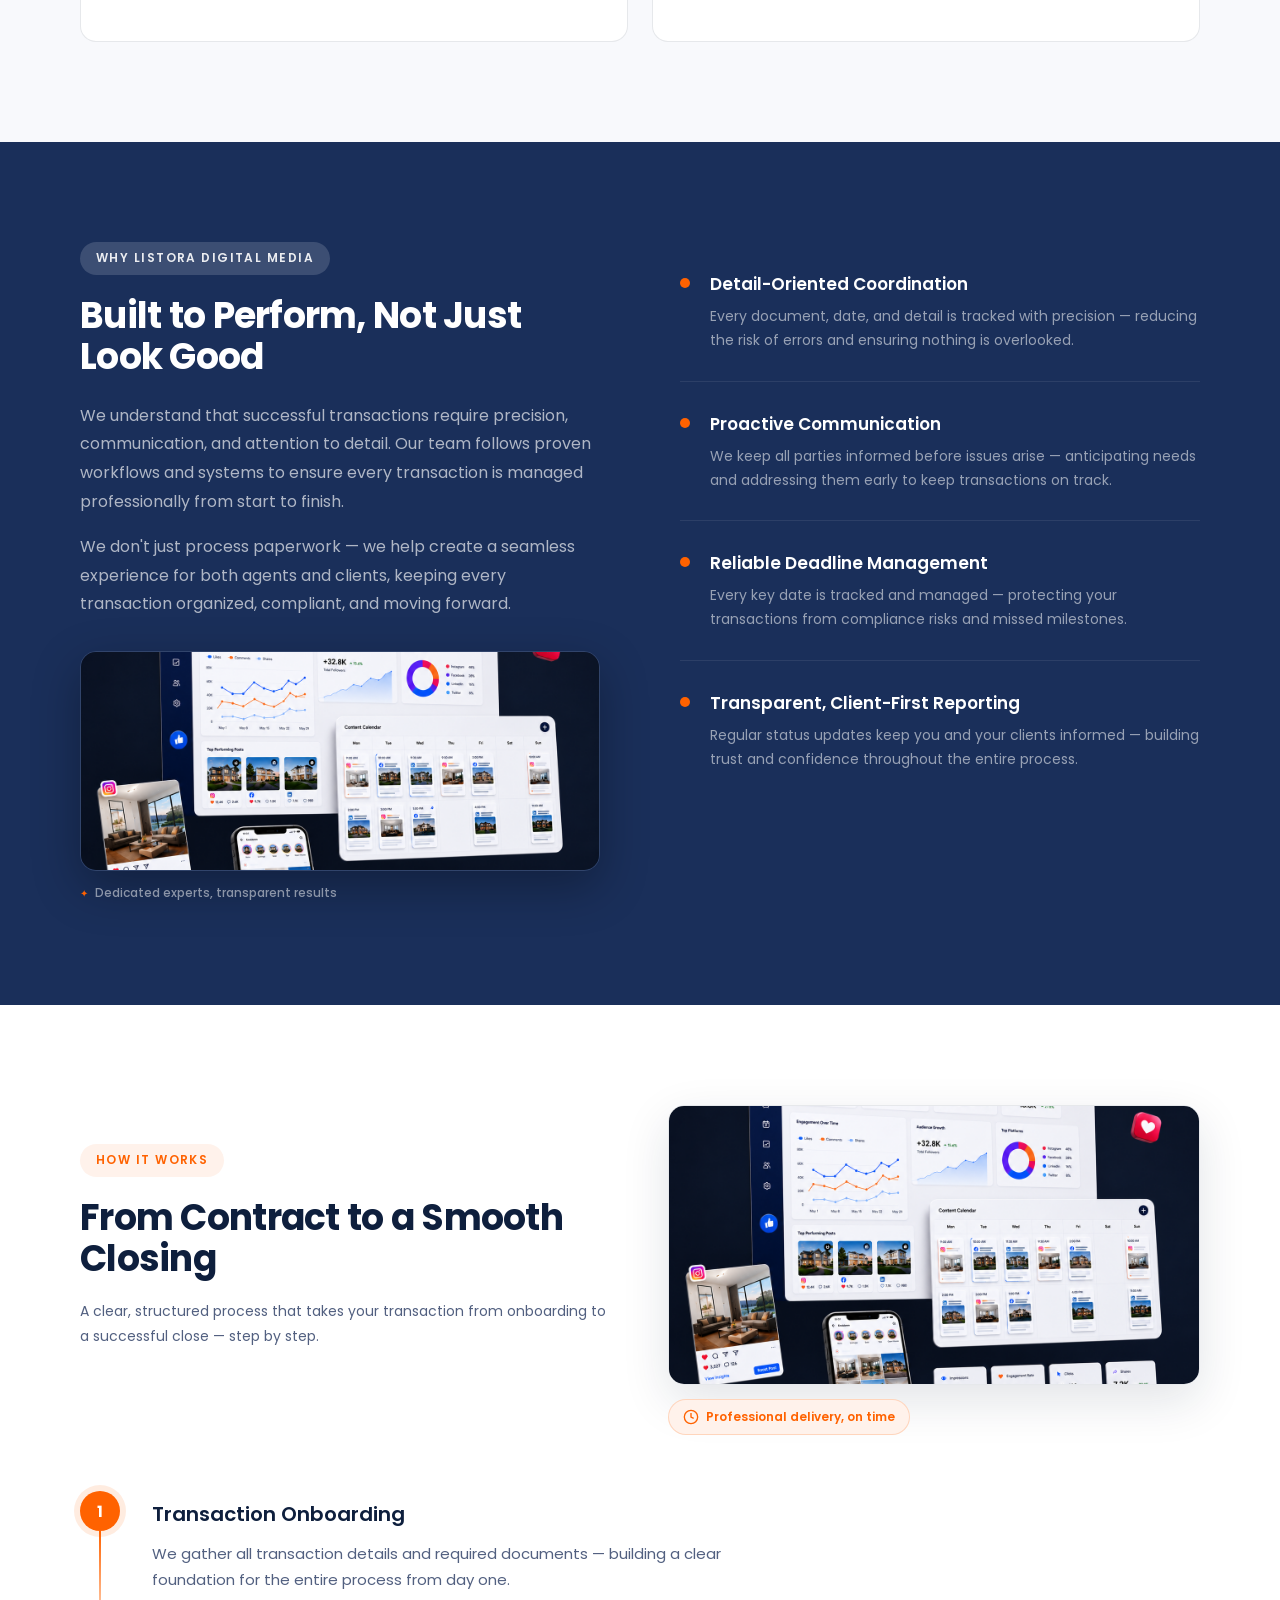
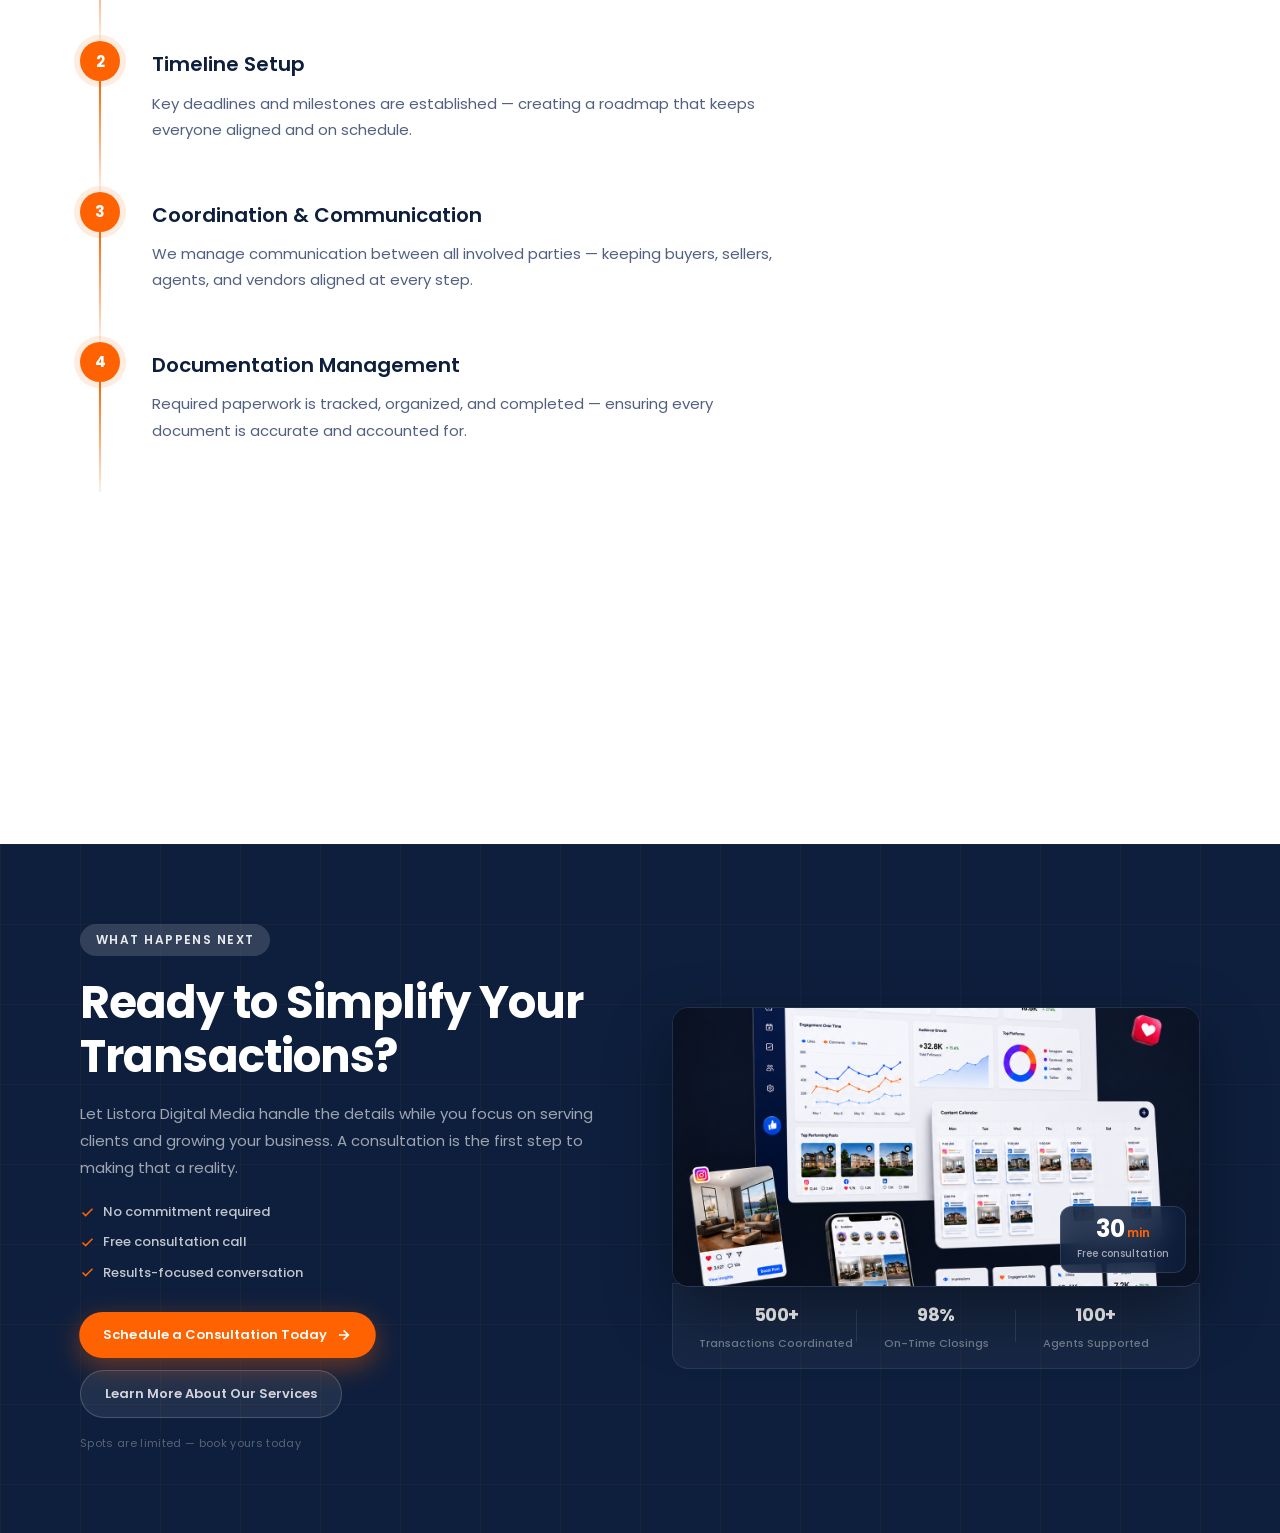
<file: transactioncoordination.html>
<!DOCTYPE html>
<html lang="en">

<head>
    <meta charset="UTF-8">
    <meta name="viewport" content="width=device-width, initial-scale=1.0">
    <title>Transaction Coordination — Listora Digital Media</title>
    <link rel="preconnect" href="https://fonts.googleapis.com">
    <link rel="preconnect" href="https://fonts.gstatic.com" crossorigin>
    <link href="https://fonts.googleapis.com/css2?family=Poppins:wght@400;500;600;700;800&display=swap"
        rel="stylesheet">
    <link rel="stylesheet" href="anim.css">
</head>

<body>

    <!-- Back Button -->
    <button class="back-btn" onclick="history.back()">
        <svg width="18" height="18" viewBox="0 0 24 24" fill="none" stroke="currentColor" stroke-width="2"
            stroke-linecap="round" stroke-linejoin="round">
            <path d="M19 12H5M12 5l-7 7 7 7" />
        </svg>
        Back
    </button>

    <!-- ═══════════════════════════════════════════════════
         HERO SECTION — Premium Two-Column Layout
    ════════════════════════════════════════════════════ -->
    <section class="hero" data-animate="hero">

        <!-- Background layers -->
        <div class="hero-bg-grid"></div>
        <div class="hero-bg-radial"></div>
        <div class="hero-bg-noise"></div>

        <div class="hero-layout container">

            <!-- ── LEFT COLUMN: Content ───────────────── -->
            <div class="hero-content">

                <!-- Badge -->
                <div class="hero-badge" data-hero-reveal="badge">
                    <span class="hero-badge-dot"></span>
                    <span>Transaction Coordination</span>
                    <span class="hero-badge-arrow">↗</span>
                </div>

                <!-- Heading -->
                <h1 class="hero-title" data-hero-reveal="heading">
                    <span class="hero-word">From</span>
                    <span class="hero-word">Contract</span>
                    <span class="hero-word hero-word--break">To</span>
                    <span class="hero-word hero-word--accent">Closing,</span>
                    <span class="hero-word hero-word--accent">Handled</span>
                </h1>

                <!-- Description -->
                <p class="hero-desc" data-hero-reveal="desc">
                    Every minute spent managing paperwork is a minute not spent generating revenue.
                    We handle the paperwork, deadlines, communication, and compliance processes
                    involved in every real estate transaction — from contract to closing — so you
                    can focus on serving clients and closing more deals.
                </p>

                <!-- CTA Buttons -->
                <div class="hero-ctas" data-hero-reveal="ctas">
                    <a href="#" class="hero-btn hero-btn--primary">
                        <span>Schedule a Consultation</span>
                        <svg width="18" height="18" viewBox="0 0 24 24" fill="none" stroke="currentColor"
                            stroke-width="2.5">
                            <path d="M5 12h14M12 5l7 7-7 7" />
                        </svg>
                    </a>
                    <a href="#" class="hero-btn hero-btn--secondary">
                        <svg width="16" height="16" viewBox="0 0 24 24" fill="none" stroke="currentColor"
                            stroke-width="2">
                            <circle cx="12" cy="12" r="10" />
                            <polygon points="10 8 16 12 10 16 10 8" fill="currentColor" stroke="none" />
                        </svg>
                        <span>See How It Works</span>
                    </a>
                </div>

                <!-- Trust Indicators -->
                <div class="hero-trust" data-hero-reveal="trust">
                    <div class="trust-divider"></div>
                    <div class="trust-stats">
                        <div class="trust-stat">
                            <span class="trust-stat__number" data-count="500">0</span>
                            <span class="trust-stat__suffix">+</span>
                            <span class="trust-stat__label">Transactions Coordinated</span>
                        </div>
                        <div class="trust-stat-sep"></div>
                        <div class="trust-stat">
                            <span class="trust-stat__number" data-count="100">0</span>
                            <span class="trust-stat__suffix">+</span>
                            <span class="trust-stat__label">Agents Supported</span>
                        </div>
                        <div class="trust-stat-sep"></div>
                        <div class="trust-stat">
                            <span class="trust-stat__number" data-count="98">0</span>
                            <span class="trust-stat__suffix">%</span>
                            <span class="trust-stat__label">On-Time Closings</span>
                        </div>
                    </div>
                </div>

            </div>

            <!-- ── RIGHT COLUMN: Visuals ──────────────── -->
            <div class="hero-visual" data-hero-reveal="visual">

                <!-- Glow orbs behind image -->
                <div class="hero-glow hero-glow--orange"></div>
                <div class="hero-glow hero-glow--navy"></div>

                <!-- Main hero image -->
                <div class="hero-image-frame">
                    <div class="hero-image-border"></div>
                    <img src="s1.png" alt="Listora Digital Media" class="hero-main-image">
                    <div class="hero-image-overlay"></div>
                </div>

                <!-- Floating card 1 — On-Time Closings -->
                <div class="floating-card floating-1" data-hero-reveal="card1">
                    <div class="floating-card__icon floating-card__icon--orange">
                        <svg width="18" height="18" viewBox="0 0 24 24" fill="none" stroke="currentColor"
                            stroke-width="2">
                            <polyline points="23 6 13.5 15.5 8.5 10.5 1 18" />
                            <polyline points="17 6 23 6 23 12" />
                        </svg>
                    </div>
                    <div class="floating-card__body">
                        <div class="floating-card__text">
                            <span class="floating-card__title">On-Time Closings</span>
                            <span class="floating-card__sub">↑ 284% increase</span>
                        </div>
                    </div>
                    <div class="floating-card__badge floating-card__badge--green">Live</div>
                </div>

                <!-- Floating card 2 — Deadline Tracking -->
                <div class="floating-card floating-2" data-hero-reveal="card2">
                    <div class="floating-card__icon floating-card__icon--blue">
                        <svg width="18" height="18" viewBox="0 0 24 24" fill="none" stroke="currentColor"
                            stroke-width="2">
                            <circle cx="12" cy="12" r="10" />
                            <polyline points="12 6 12 12 16 14" />
                        </svg>
                    </div>
                    <div class="floating-card__body">
                        <div class="floating-card__text">
                            <span class="floating-card__title">Deadline Tracking</span>
                            <span class="floating-card__sub">98 / 100 score</span>
                        </div>
                    </div>
                    <div class="floating-card__sparkline">
                        <svg width="60" height="24" viewBox="0 0 60 24" fill="none">
                            <polyline points="0,20 10,16 20,12 30,8 40,10 50,4 60,2" stroke="#ff6200" stroke-width="2"
                                stroke-linecap="round" stroke-linejoin="round" fill="none" />
                        </svg>
                    </div>
                </div>

                <!-- Floating card 3 — Documents Ready -->
                <div class="floating-card floating-3" data-hero-reveal="card3">
                    <div class="floating-card__icon floating-card__icon--purple">
                        <svg width="18" height="18" viewBox="0 0 24 24" fill="none" stroke="currentColor"
                            stroke-width="2">
                            <rect x="5" y="2" width="14" height="20" rx="2" ry="2" />
                            <line x1="12" y1="18" x2="12.01" y2="18" />
                        </svg>
                    </div>
                    <div class="floating-card__body">
                        <div class="floating-card__text">
                            <span class="floating-card__title">Documents Ready</span>
                            <span class="floating-card__sub">Updated 2 days ago</span>
                        </div>
                    </div>
                </div>

                <!-- Floating card 4 — Closings Coordinated -->
                <div class="floating-card floating-4" data-hero-reveal="card4">
                    <div class="floating-card__icon floating-card__icon--teal">
                        <svg width="18" height="18" viewBox="0 0 24 24" fill="none" stroke="currentColor"
                            stroke-width="2">
                            <path d="M4 4h16c1.1 0 2 .9 2 2v12c0 1.1-.9 2-2 2H4c-1.1 0-2-.9-2-2V6c0-1.1.9-2 2-2z" />
                            <polyline points="22,6 12,13 2,6" />
                        </svg>
                    </div>
                    <div class="floating-card__body">
                        <div class="floating-card__text">
                            <span class="floating-card__title">Closings Coordinated</span>
                            <span class="floating-card__sub">+9.3K tasks this month</span>
                        </div>
                    </div>
                </div>

                <!-- Decorative ring -->
                <div class="hero-deco-ring hero-deco-ring--1" aria-hidden="true"></div>
                <div class="hero-deco-ring hero-deco-ring--2" aria-hidden="true"></div>

            </div>
        </div>

    </section>

    <!-- What's in it for Me -->
    <section class="benefits" data-animate="section">
        <div class="container">
            <div class="benefits-header">
                <div class="benefits-header-text">
                    <div class="section-tag" data-reveal>What's In It For You</div>
                    <h2 class="section-title" data-reveal>A Streamlined Process That Supports Growth</h2>
                    <p class="section-intro" data-reveal>
                        Every minute spent managing paperwork is a minute not spent generating
                        revenue. Instead of getting buried in paperwork, you'll have a streamlined
                        process that supports business growth from contract to closing.
                    </p>
                </div>
                <div class="benefits-header-image" data-reveal>
                    <img src="s1.png" alt="Transaction Coordination Benefits" class="section-feature-img">
                    <div class="section-img-badge">
                        <svg width="16" height="16" viewBox="0 0 24 24" fill="none" stroke="currentColor"
                            stroke-width="2">
                            <polyline points="23 6 13.5 15.5 8.5 10.5 1 18" />
                            <polyline points="17 6 23 6 23 12" />
                        </svg>
                        Your dedicated transaction support team
                    </div>
                </div>
            </div>
            <div class="benefits-grid">
                <div class="benefit-card" data-reveal data-delay="0">
                    <div class="benefit-icon">
                        <svg width="28" height="28" viewBox="0 0 24 24" fill="none" stroke="currentColor"
                            stroke-width="1.8">
                            <path
                                d="M12 2l3.09 6.26L22 9.27l-5 4.87 1.18 6.88L12 17.77l-6.18 3.25L7 14.14 2 9.27l6.91-1.01L12 2z" />
                        </svg>
                    </div>
                    <h3>Save Valuable Time on Administrative Work</h3>
                    <p>With paperwork, deadlines, and communication handled for you, you reclaim
                        hours every week to spend on clients and new business.</p>
                </div>
                <div class="benefit-card" data-reveal data-delay="100">
                    <div class="benefit-icon">
                        <svg width="28" height="28" viewBox="0 0 24 24" fill="none" stroke="currentColor"
                            stroke-width="1.8">
                            <path d="M17 21v-2a4 4 0 00-4-4H5a4 4 0 00-4 4v2" />
                            <circle cx="9" cy="7" r="4" />
                            <path d="M23 21v-2a4 4 0 00-3-3.87" />
                            <path d="M16 3.13a4 4 0 010 7.75" />
                        </svg>
                    </div>
                    <h3>Reduce Costly Errors and Missed Deadlines</h3>
                    <p>Proven tracking systems ensure every key date and document requirement is met
                        — protecting you from compliance risks and costly mistakes.</p>
                </div>
                <div class="benefit-card" data-reveal data-delay="200">
                    <div class="benefit-icon">
                        <svg width="28" height="28" viewBox="0 0 24 24" fill="none" stroke="currentColor"
                            stroke-width="1.8">
                            <polyline points="23 6 13.5 15.5 8.5 10.5 1 18" />
                            <polyline points="17 6 23 6 23 12" />
                        </svg>
                    </div>
                    <h3>Deliver a Smoother Client Experience</h3>
                    <p>Organized communication and timely updates keep buyers and sellers informed
                        and confident throughout the transaction.</p>
                </div>
                <div class="benefit-card" data-reveal data-delay="300">
                    <div class="benefit-icon">
                        <svg width="28" height="28" viewBox="0 0 24 24" fill="none" stroke="currentColor"
                            stroke-width="1.8">
                            <rect x="5" y="2" width="14" height="20" rx="2" ry="2" />
                            <line x1="12" y1="18" x2="12.01" y2="18" />
                        </svg>
                    </div>
                    <h3>Close Transactions More Efficiently</h3>
                    <p>With every step tracked and coordinated, transactions move forward without
                        unnecessary delays — getting you to the closing table faster.</p>
                </div>
                <div class="benefit-card" data-reveal data-delay="400">
                    <div class="benefit-icon">
                        <svg width="28" height="28" viewBox="0 0 24 24" fill="none" stroke="currentColor"
                            stroke-width="1.8">
                            <rect x="2" y="3" width="20" height="14" rx="2" />
                            <path d="M8 21h8M12 17v4" />
                        </svg>
                    </div>
                    <h3>Stay Organized Throughout the Process</h3>
                    <p>Every document, deadline, and communication is tracked in one place — giving
                        you a clear view of where each transaction stands at all times.</p>
                </div>
                <div class="benefit-card" data-reveal data-delay="500">
                    <div class="benefit-icon">
                        <svg width="28" height="28" viewBox="0 0 24 24" fill="none" stroke="currentColor"
                            stroke-width="1.8">
                            <circle cx="12" cy="12" r="10" />
                            <polyline points="12 6 12 12 16 14" />
                        </svg>
                    </div>
                    <h3>Handle More Transactions Without Hiring Staff</h3>
                    <p>Increase your productivity and transaction volume without the cost and
                        commitment of adding to your team.</p>
                </div>
            </div><!-- /.benefits-grid -->
        </div>
    </section>

    <!-- Problems It Solves -->
    <section class="problems" data-animate="section">
        <div class="container">
            <div class="problems-top">
                <div class="problems-top-text">
                    <div class="section-tag light" data-reveal>What Problems It Solves</div>
                    <h2 class="section-title light" data-reveal>Sound Familiar?</h2>
                    <p class="section-intro light" data-reveal>
                        Most real estate professionals know transaction paperwork is essential — but
                        managing it alongside everything else feels overwhelming. These are the
                        barriers we eliminate.
                    </p>
                </div>
                <div class="problems-top-image" data-reveal>
                    <img src="s1.png" alt="Common Transaction Coordination Problems"
                        class="section-feature-img section-feature-img--light">
                    <div class="section-img-badge section-img-badge--light">
                        <svg width="16" height="16" viewBox="0 0 24 24" fill="none" stroke="currentColor"
                            stroke-width="2">
                            <circle cx="12" cy="12" r="10" />
                            <line x1="12" y1="8" x2="12" y2="12" />
                            <line x1="12" y1="16" x2="12.01" y2="16" />
                        </svg>
                        7 problems we eliminate for you
                    </div>
                </div>
            </div>
            <div class="problems-list">
                <div class="problem-item" data-reveal data-delay="0">
                    <div class="problem-number">01</div>
                    <div class="problem-content">
                        <h3>"I'm worried about missing deadlines or compliance requirements."</h3>
                        <p>Missed deadlines create compliance risk and jeopardize deals. We track
                            every key date and requirement so nothing falls through the cracks.</p>
                    </div>
                </div>
                <div class="problem-item" data-reveal data-delay="100">
                    <div class="problem-number">02</div>
                    <div class="problem-content">
                        <h3>"Keeping track of all the documents is overwhelming."</h3>
                        <p>Document management challenges slow everything down. We collect, organize,
                            and manage all required paperwork so it's always accounted for and easy
                            to access.</p>
                    </div>
                </div>
                <div class="problem-item" data-reveal data-delay="200">
                    <div class="problem-number">03</div>
                    <div class="problem-content">
                        <h3>"I'm constantly chasing buyers, sellers, agents, and vendors."</h3>
                        <p>Constant follow-ups with multiple parties eat into your day. We manage
                            communication with everyone involved, keeping the transaction moving
                            without you having to chase anyone down.</p>
                    </div>
                </div>
                <div class="problem-item" data-reveal data-delay="300">
                    <div class="problem-number">04</div>
                    <div class="problem-content">
                        <h3>"Transactions keep stalling at certain stages."</h3>
                        <p>Transaction bottlenecks delay closings and frustrate everyone involved. We
                            proactively coordinate each step — from inspections to appraisals — to
                            keep things moving.</p>
                    </div>
                </div>
                <div class="problem-item" data-reveal data-delay="400">
                    <div class="problem-number">05</div>
                    <div class="problem-content">
                        <h3>"Administrative work is taking over my schedule."</h3>
                        <p>Administrative overload leaves little time for clients. We take on
                            contract-to-close management so you can focus on the relationships that
                            grow your business.</p>
                    </div>
                </div>
                <div class="problem-item" data-reveal data-delay="500">
                    <div class="problem-number">06</div>
                    <div class="problem-content">
                        <h3>"Clients feel out of the loop during the transaction."</h3>
                        <p>Communication gaps damage trust at a critical moment. We provide regular
                            status updates and reporting, so clients always know where things stand.</p>
                    </div>
                </div>
                <div class="problem-item" data-reveal data-delay="600">
                    <div class="problem-number">07</div>
                    <div class="problem-content">
                        <h3>"Closing always feels stressful and chaotic."</h3>
                        <p>A chaotic closing process reflects poorly on your service. We handle
                            closing preparation in detail, ensuring everything is ready for a smooth,
                            successful close.</p>
                    </div>
                </div>
            </div>
        </div>
    </section>

    <!-- What's Included -->
    <section class="included" data-animate="section">
        <div class="container">
            <div class="included-header">
                <div>
                    <div class="section-tag" data-reveal>What's Included</div>
                    <h2 class="section-title" data-reveal>A Complete Transaction Management System</h2>
                    <p class="section-intro" data-reveal>
                        Every component works together — documentation, deadlines, communication,
                        and closing preparation — to create a transaction process that doesn't just
                        stay organized, but actively moves toward a smooth, on-time close.
                    </p>
                </div>
                <div class="included-header-image" data-reveal>
                    <img src="s1.png" alt="Complete Transaction Coordination System" class="section-feature-img">
                    <div class="section-img-badge">
                        <svg width="16" height="16" viewBox="0 0 24 24" fill="none" stroke="currentColor"
                            stroke-width="2">
                            <path d="M22 11.08V12a10 10 0 11-5.93-9.14" />
                            <polyline points="22 4 12 14.01 9 11.01" />
                        </svg>
                        Everything you need, nothing you don't
                    </div>
                </div>
            </div>
            <div class="included-grid">
                <div class="included-card" data-reveal data-delay="0">
                    <div class="included-icon">
                        <svg width="32" height="32" viewBox="0 0 24 24" fill="none" stroke="#ff6200" stroke-width="1.8">
                            <rect x="3" y="3" width="18" height="18" rx="2" />
                            <path d="M3 9h18M9 21V9" />
                        </svg>
                    </div>
                    <h3>Contract-to-Close Management</h3>
                    <ul>
                        <li>Contract-to-close management</li>
                        <li>Deadline tracking</li>
                        <li>Compliance monitoring</li>
                        <li>Status updates and reporting</li>
                    </ul>
                </div>
                <div class="included-card" data-reveal data-delay="150">
                    <div class="included-icon">
                        <svg width="32" height="32" viewBox="0 0 24 24" fill="none" stroke="#ff6200" stroke-width="1.8">
                            <rect x="5" y="2" width="14" height="20" rx="2" ry="2" />
                            <line x1="12" y1="18" x2="12.01" y2="18" />
                        </svg>
                    </div>
                    <h3>Documentation Management</h3>
                    <ul>
                        <li>Document collection and organization</li>
                        <li>Paperwork tracking and completion</li>
                        <li>Centralized file management</li>
                        <li>Accurate, accessible records</li>
                    </ul>
                </div>
                <div class="included-card" data-reveal data-delay="300">
                    <div class="included-icon">
                        <svg width="32" height="32" viewBox="0 0 24 24" fill="none" stroke="#ff6200" stroke-width="1.8">
                            <path d="M17 21v-2a4 4 0 00-4-4H5a4 4 0 00-4 4v2" />
                            <circle cx="9" cy="7" r="4" />
                            <path d="M23 21v-2a4 4 0 00-3-3.87" />
                            <path d="M16 3.13a4 4 0 010 7.75" />
                        </svg>
                    </div>
                    <h3>Coordination & Communication</h3>
                    <ul>
                        <li>Communication with buyers, sellers, agents, and vendors</li>
                        <li>Inspection and appraisal coordination</li>
                        <li>Proactive scheduling of key milestones</li>
                    </ul>
                </div>
                <div class="included-card" data-reveal data-delay="450">
                    <div class="included-icon">
                        <svg width="32" height="32" viewBox="0 0 24 24" fill="none" stroke="#ff6200" stroke-width="1.8">
                            <circle cx="11" cy="11" r="8" />
                            <path d="M21 21l-4.35-4.35" />
                        </svg>
                    </div>
                    <h3>Closing Preparation & Support</h3>
                    <ul>
                        <li>Closing preparation</li>
                        <li>Final document review</li>
                        <li>Consistent quality control</li>
                        <li>Scalable, ongoing support</li>
                    </ul>
                </div>
            </div>
        </div>
    </section>

    <!-- Why Trust Listora -->
    <section class="trust" data-animate="section">
        <div class="container">
            <div class="trust-inner">
                <div class="trust-left" data-reveal>
                    <div class="section-tag light">Why Listora Digital Media</div>
                    <h2 class="section-title light">Built to Perform, Not Just Look Good</h2>
                    <p class="trust-body light">
                        We understand that successful transactions require precision, communication,
                        and attention to detail. Our team follows proven workflows and systems to
                        ensure every transaction is managed professionally from start to finish.
                    </p>
                    <p class="trust-body light">
                        We don't just process paperwork — we help create a seamless experience for
                        both agents and clients, keeping every transaction organized, compliant, and
                        moving forward.
                    </p>
                    <div class="trust-left-image" data-reveal>
                        <img src="s1.png" alt="Listora Digital Media Team" class="trust-img">
                        <div class="trust-img-caption">
                            <span class="trust-img-caption__icon">✦</span>
                            Dedicated experts, transparent results
                        </div>
                    </div>
                </div>
                <div class="trust-right">
                    <div class="trust-pillar" data-reveal data-delay="0">
                        <div class="pillar-dot"></div>
                        <div>
                            <h4>Detail-Oriented Coordination</h4>
                            <p>Every document, date, and detail is tracked with precision — reducing
                                the risk of errors and ensuring nothing is overlooked.</p>
                        </div>
                    </div>
                    <div class="trust-pillar" data-reveal data-delay="100">
                        <div class="pillar-dot"></div>
                        <div>
                            <h4>Proactive Communication</h4>
                            <p>We keep all parties informed before issues arise — anticipating needs
                                and addressing them early to keep transactions on track.</p>
                        </div>
                    </div>
                    <div class="trust-pillar" data-reveal data-delay="200">
                        <div class="pillar-dot"></div>
                        <div>
                            <h4>Reliable Deadline Management</h4>
                            <p>Every key date is tracked and managed — protecting your transactions
                                from compliance risks and missed milestones.</p>
                        </div>
                    </div>
                    <div class="trust-pillar" data-reveal data-delay="300">
                        <div class="pillar-dot"></div>
                        <div>
                            <h4>Transparent, Client-First Reporting</h4>
                            <p>Regular status updates keep you and your clients informed — building
                                trust and confidence throughout the entire process.</p>
                        </div>
                    </div>
                </div>
            </div>
        </div>
    </section>

    <!-- Process -->
    <section class="process" data-animate="section">
        <div class="container">
            <div class="process-header">
                <div class="process-header-text">
                    <div class="section-tag" data-reveal>How It Works</div>
                    <h2 class="section-title" data-reveal>From Contract to a Smooth Closing</h2>
                    <p class="section-intro" data-reveal>A clear, structured process that takes your
                        transaction from onboarding to a successful close — step by step.</p>
                </div>
                <div class="process-header-image" data-reveal>
                    <img src="s1.png" alt="Our Process Overview" class="section-feature-img">
                    <div class="section-img-badge">
                        <svg width="16" height="16" viewBox="0 0 24 24" fill="none" stroke="currentColor"
                            stroke-width="2">
                            <circle cx="12" cy="12" r="10" />
                            <polyline points="12 6 12 12 16 14" />
                        </svg>
                        Professional delivery, on time
                    </div>
                </div>
            </div>
            <div class="process-layout">
                <div class="process-steps">
                    <div class="process-step" data-reveal data-delay="0">
                        <div class="step-line"></div>
                        <div class="step-num">1</div>
                        <div class="step-body">
                            <h3>Transaction Onboarding</h3>
                            <p>We gather all transaction details and required documents — building a
                                clear foundation for the entire process from day one.</p>
                        </div>
                    </div>
                    <div class="process-step" data-reveal data-delay="150">
                        <div class="step-line"></div>
                        <div class="step-num">2</div>
                        <div class="step-body">
                            <h3>Timeline Setup</h3>
                            <p>Key deadlines and milestones are established — creating a roadmap that
                                keeps everyone aligned and on schedule.</p>
                        </div>
                    </div>
                    <div class="process-step" data-reveal data-delay="300">
                        <div class="step-line"></div>
                        <div class="step-num">3</div>
                        <div class="step-body">
                            <h3>Coordination & Communication</h3>
                            <p>We manage communication between all involved parties — keeping buyers,
                                sellers, agents, and vendors aligned at every step.</p>
                        </div>
                    </div>
                    <div class="process-step" data-reveal data-delay="450">
                        <div class="step-line"></div>
                        <div class="step-num">4</div>
                        <div class="step-body">
                            <h3>Documentation Management</h3>
                            <p>Required paperwork is tracked, organized, and completed — ensuring
                                every document is accurate and accounted for.</p>
                        </div>
                    </div>
                    <div class="process-step" data-reveal data-delay="600">
                        <div class="step-line"></div>
                        <div class="step-num">5</div>
                        <div class="step-body">
                            <h3>Closing Preparation</h3>
                            <p>We ensure everything is ready for a successful closing — reviewing
                                details and confirming all requirements are met.</p>
                        </div>
                    </div>
                    <div class="process-step last" data-reveal data-delay="750">
                        <div class="step-num">6</div>
                        <div class="step-body">
                            <h3>Transaction Completion</h3>
                            <p>The deal closes smoothly with full administrative support — giving you
                                and your clients a stress-free finish.</p>
                        </div>
                    </div>
                </div>
            </div>
        </div>
    </section>

    <!-- CTA -->
    <section class="cta" data-animate="section">
        <div class="cta-grid-bg"></div>
        <div class="container">
            <div class="cta-inner">

                <!-- Left: text + actions -->
                <div class="cta-left" data-reveal>
                    <div class="section-tag light">What Happens Next</div>
                    <h2 class="cta-title">Ready to Simplify Your Transactions?</h2>
                    <p class="cta-body">
                        Let Listora Digital Media handle the details while you focus on serving
                        clients and growing your business. A consultation is the first step to
                        making that a reality.
                    </p>

                    <!-- Trust micro-signals -->
                    <ul class="cta-trust-list">
                        <li>
                            <svg width="15" height="15" viewBox="0 0 24 24" fill="none" stroke="currentColor"
                                stroke-width="2.5">
                                <polyline points="20 6 9 17 4 12" />
                            </svg>
                            No commitment required
                        </li>
                        <li>
                            <svg width="15" height="15" viewBox="0 0 24 24" fill="none" stroke="currentColor"
                                stroke-width="2.5">
                                <polyline points="20 6 9 17 4 12" />
                            </svg>
                            Free consultation call
                        </li>
                        <li>
                            <svg width="15" height="15" viewBox="0 0 24 24" fill="none" stroke="currentColor"
                                stroke-width="2.5">
                                <polyline points="20 6 9 17 4 12" />
                            </svg>
                            Results-focused conversation
                        </li>
                    </ul>

                    <div class="cta-actions">
                        <a href="#" class="cta-btn primary">
                            Schedule a Consultation Today
                            <svg width="16" height="16" viewBox="0 0 24 24" fill="none" stroke="currentColor"
                                stroke-width="2.5">
                                <path d="M5 12h14M12 5l7 7-7 7" />
                            </svg>
                        </a>
                        <a href="#" class="cta-btn secondary">Learn More About Our Services</a>
                    </div>
                    <p class="cta-note">Spots are limited — book yours today</p>
                </div>

                <!-- Right: image card -->
                <div class="cta-right" data-reveal>
                    <div class="cta-image-wrap">
                        <img src="s1.png" alt="Free Transaction Coordination Consultation" class="cta-feature-img">
                        <div class="cta-feature-overlay">
                            <div class="cta-feature-stat">
                                <span class="cta-feature-stat__number">30</span>
                                <span class="cta-feature-stat__unit">min</span>
                            </div>
                            <span class="cta-feature-stat__label">Free consultation</span>
                        </div>
                    </div>

                    <!-- Stats row below image -->
                    <div class="cta-stats">
                        <div class="cta-stat">
                            <span class="cta-stat__num">500+</span>
                            <span class="cta-stat__lbl">Transactions Coordinated</span>
                        </div>
                        <div class="cta-stat-sep"></div>
                        <div class="cta-stat">
                            <span class="cta-stat__num">98%</span>
                            <span class="cta-stat__lbl">On-Time Closings</span>
                        </div>
                        <div class="cta-stat-sep"></div>
                        <div class="cta-stat">
                            <span class="cta-stat__num">100+</span>
                            <span class="cta-stat__lbl">Agents Supported</span>
                        </div>
                    </div>
                </div>

            </div>
        </div>
    </section>

    <script src="animations.js"></script>
</body>

</html>
</file>
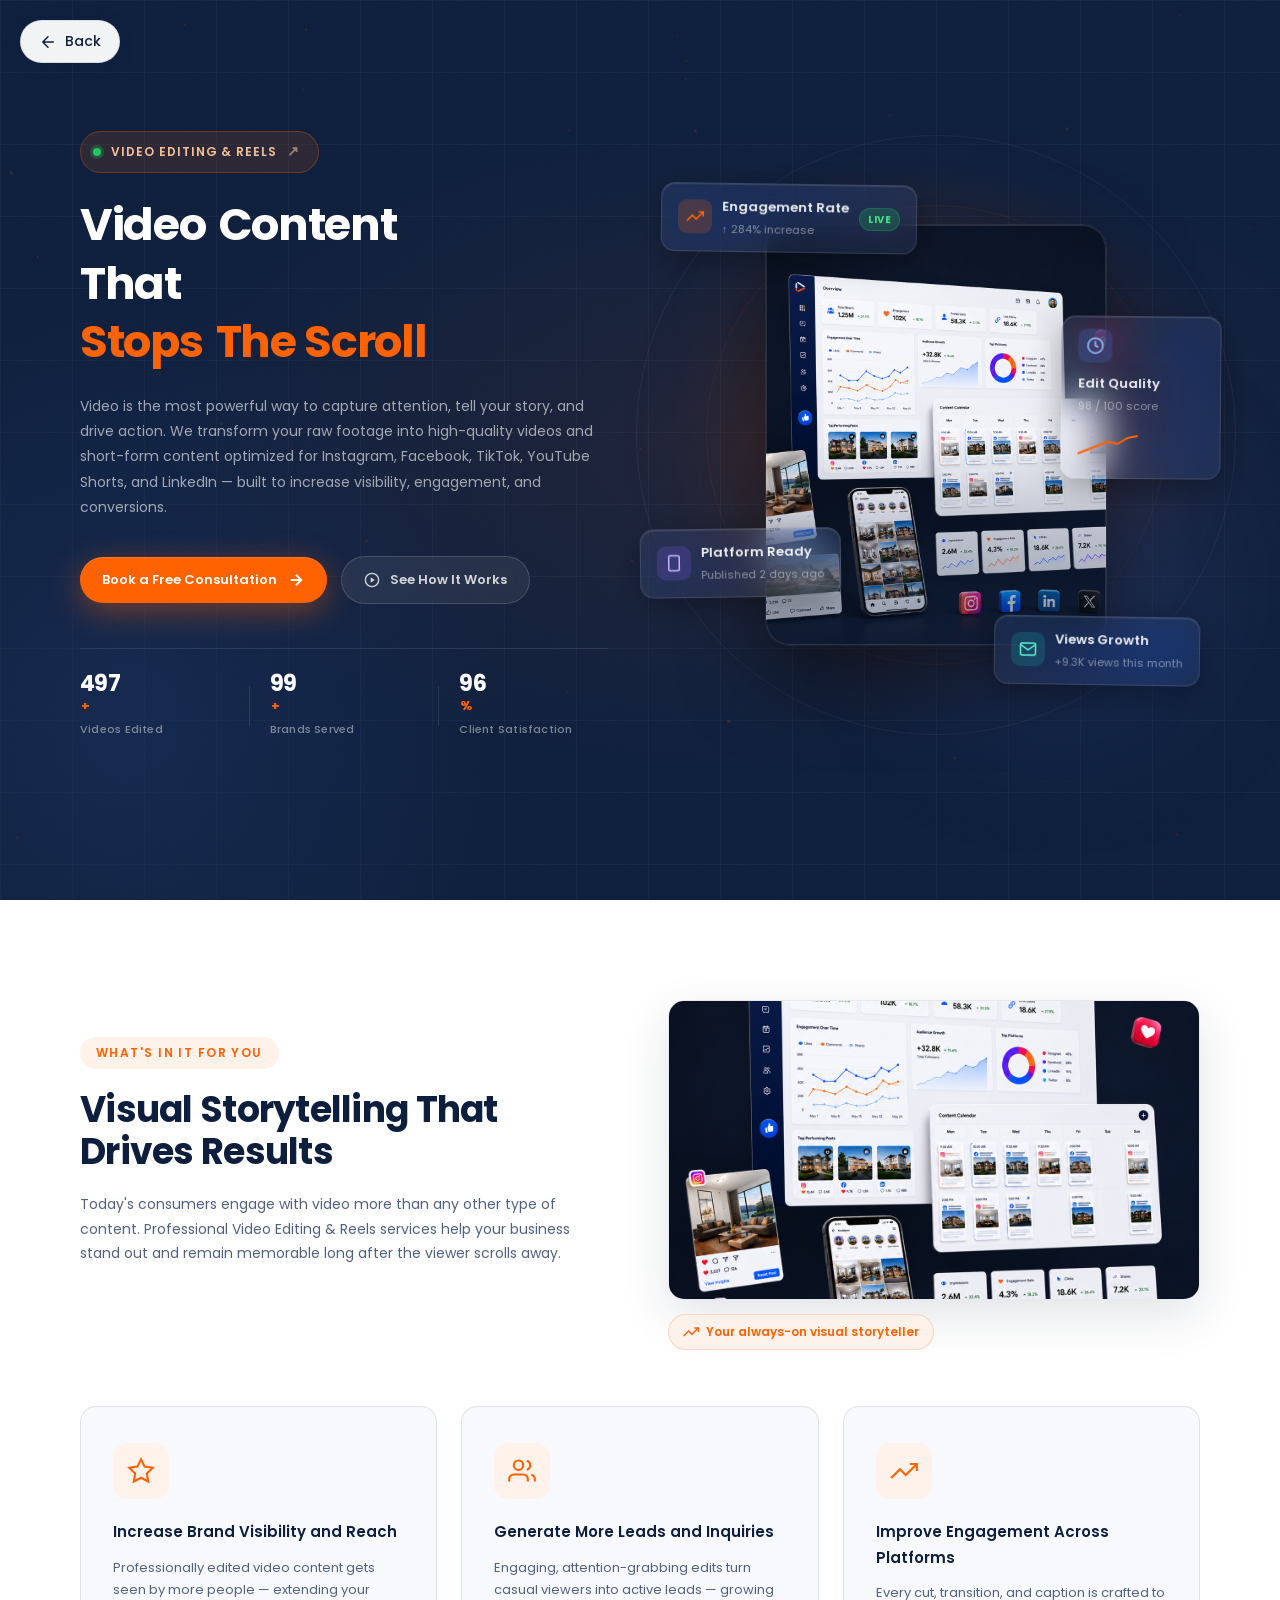
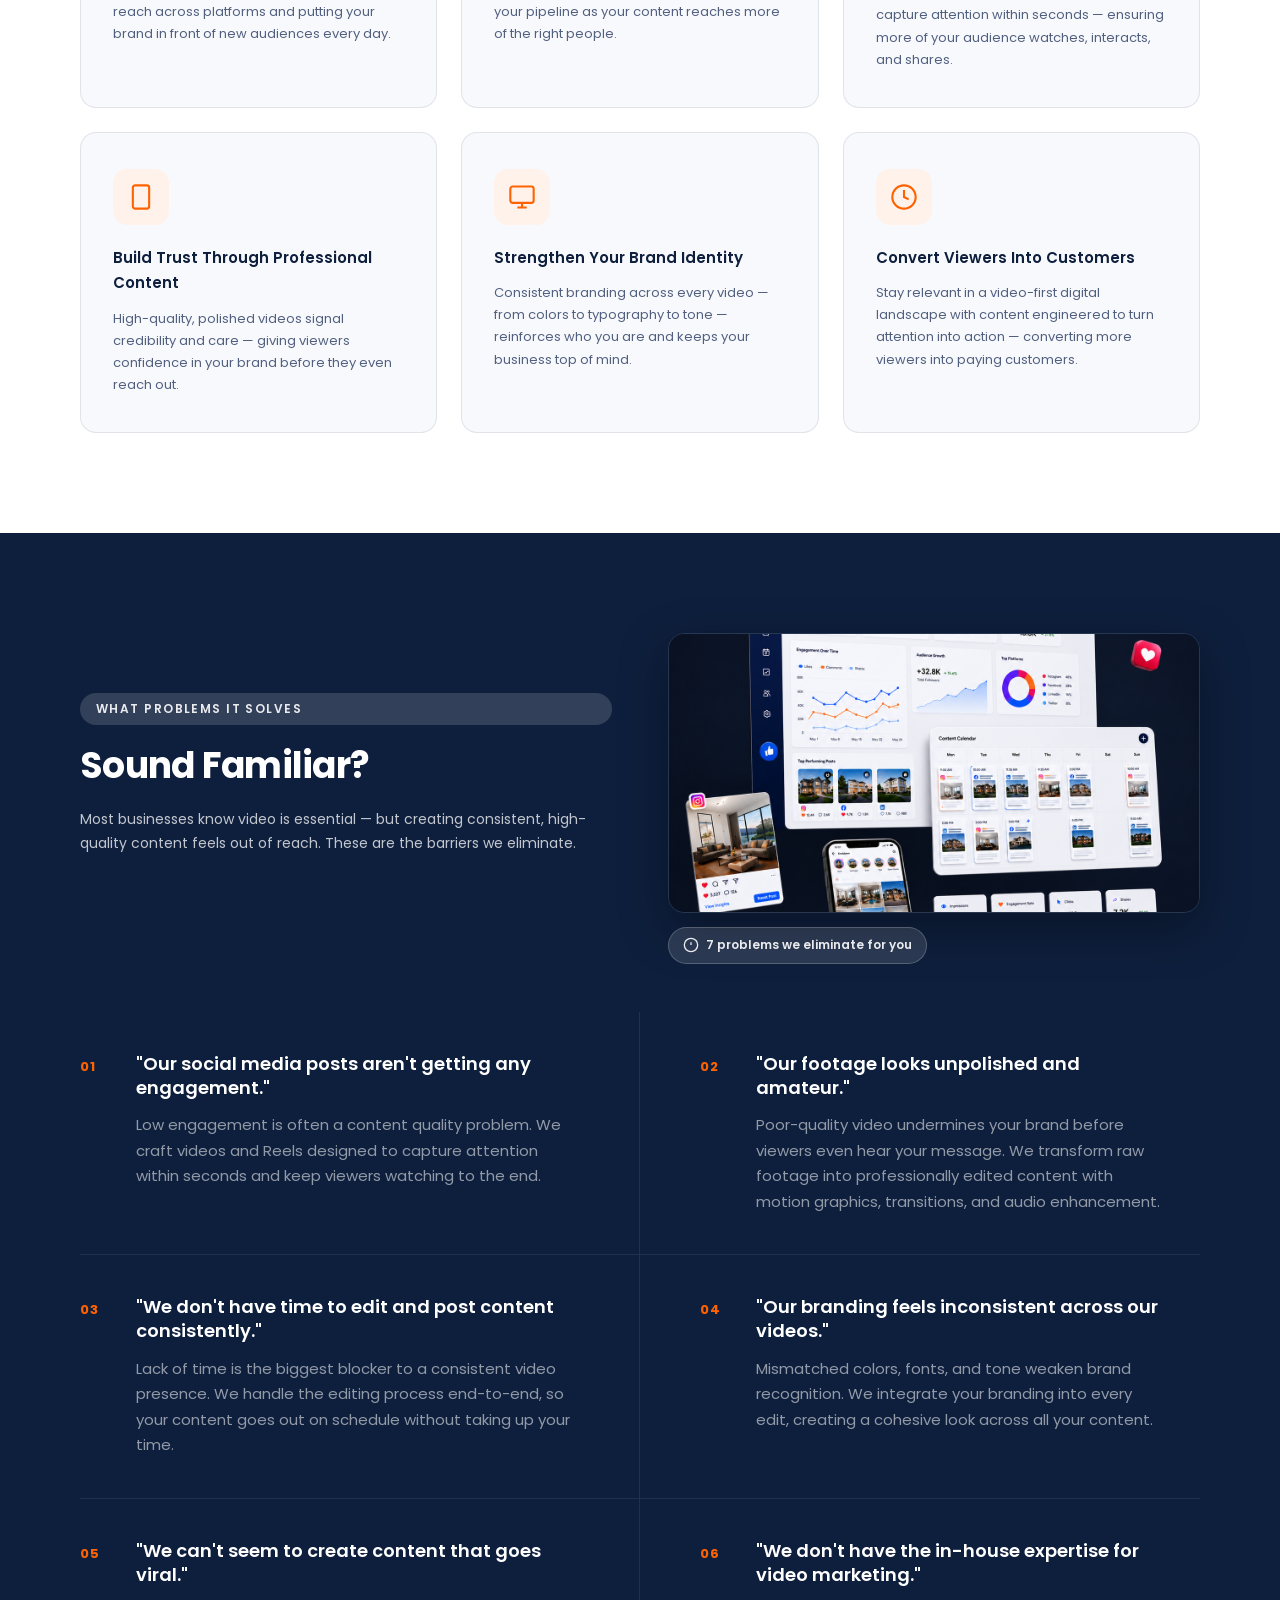
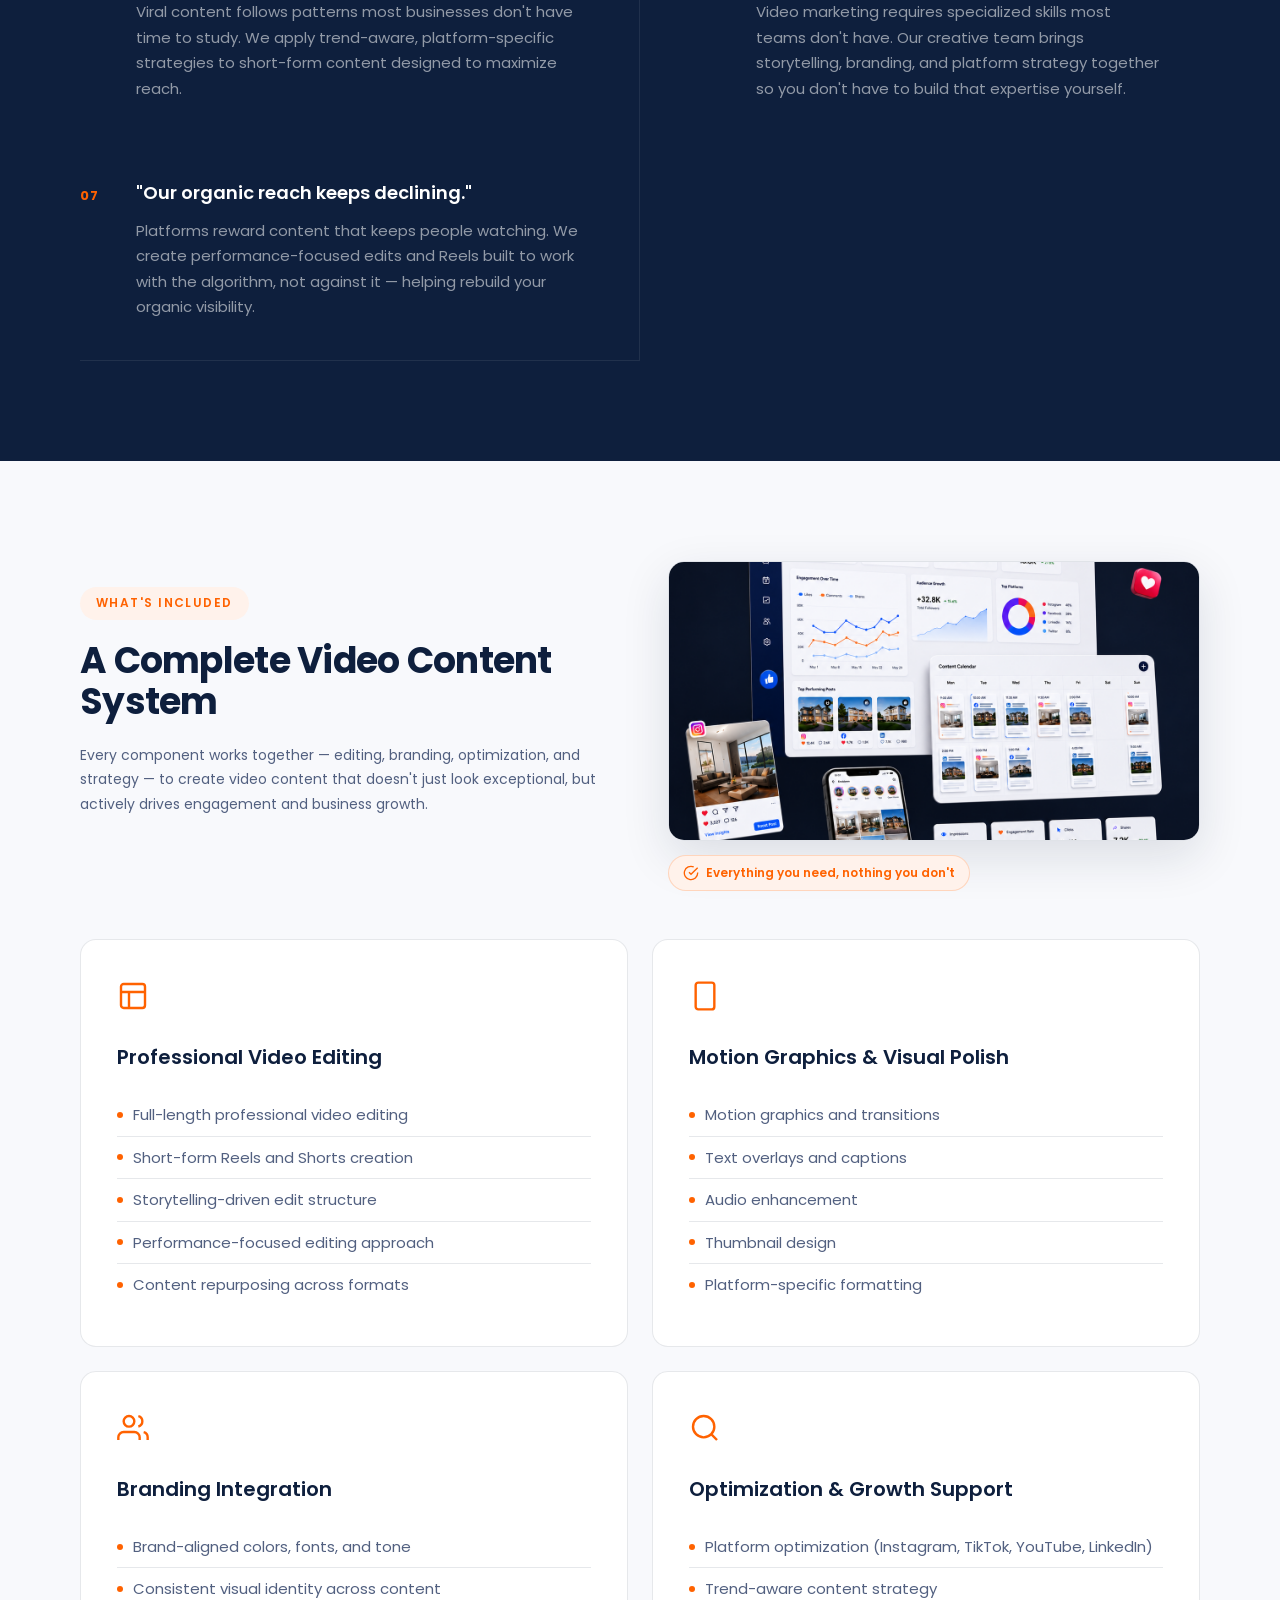
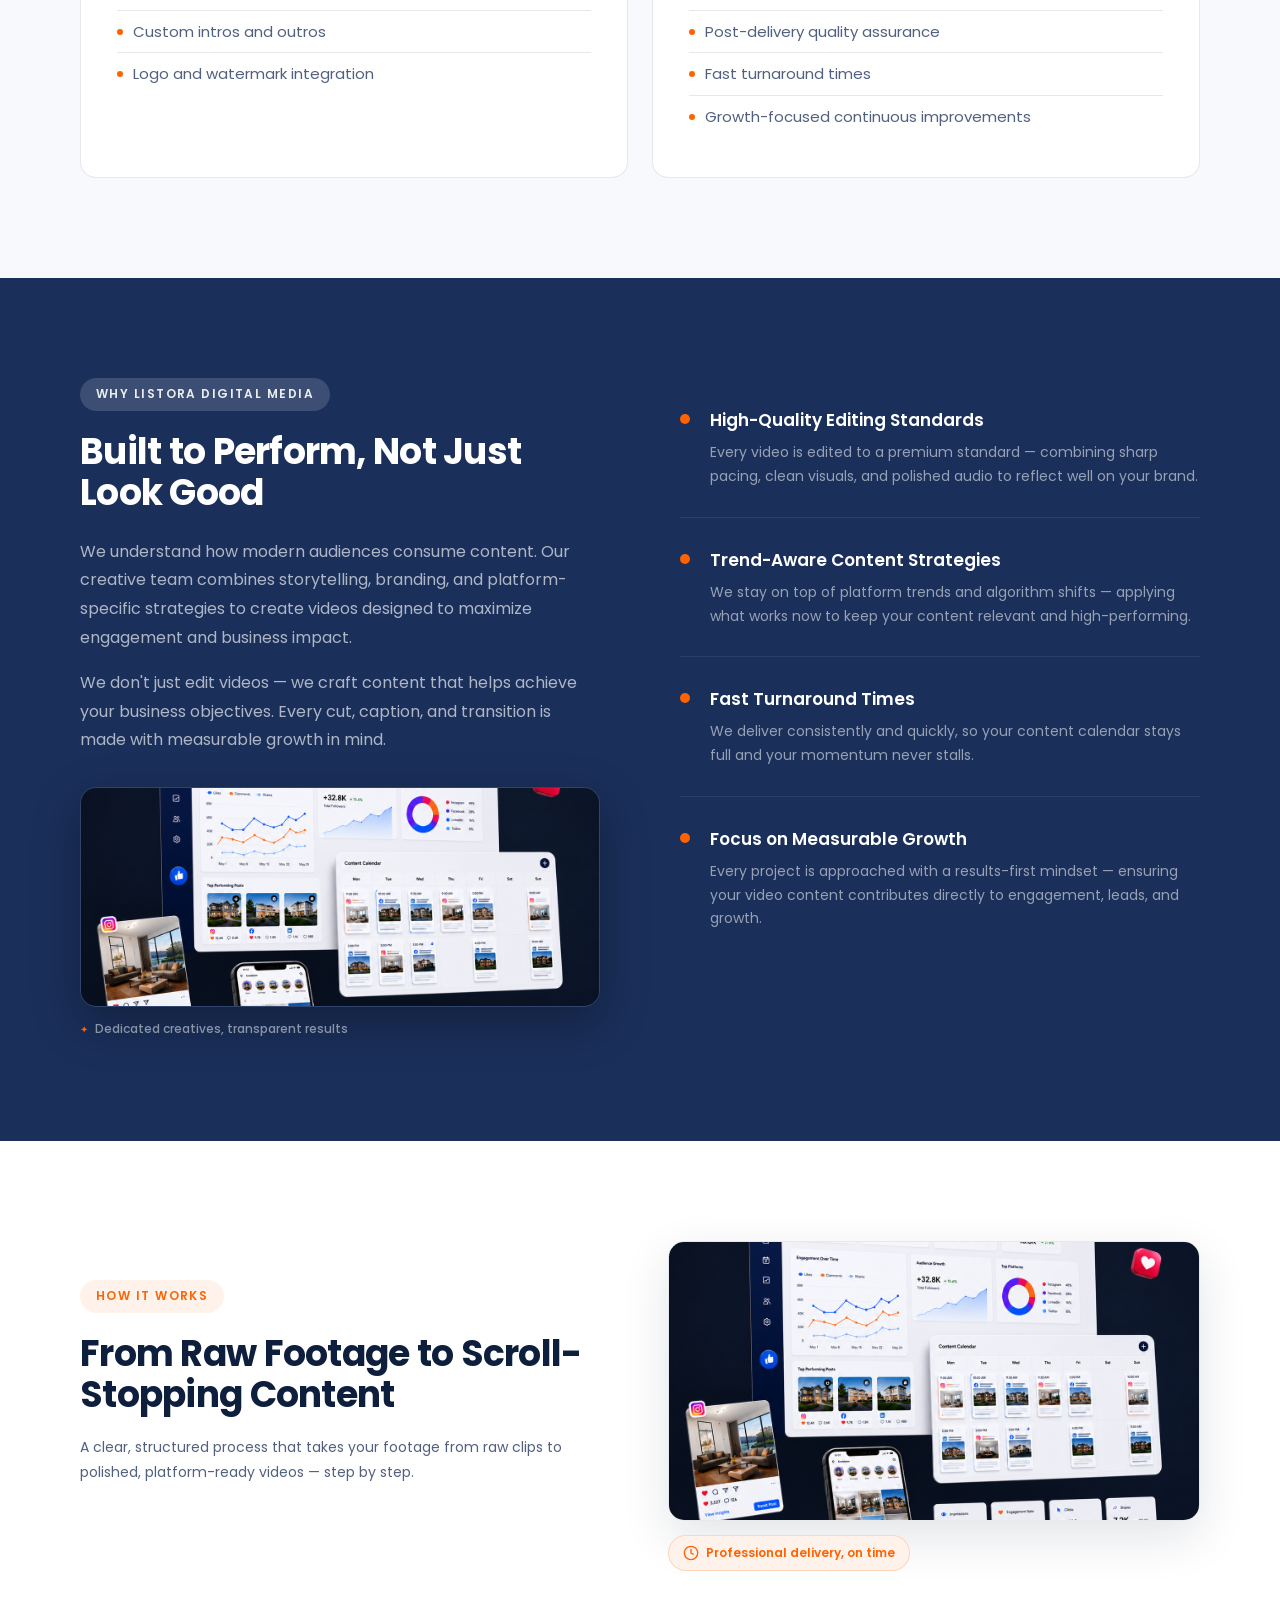
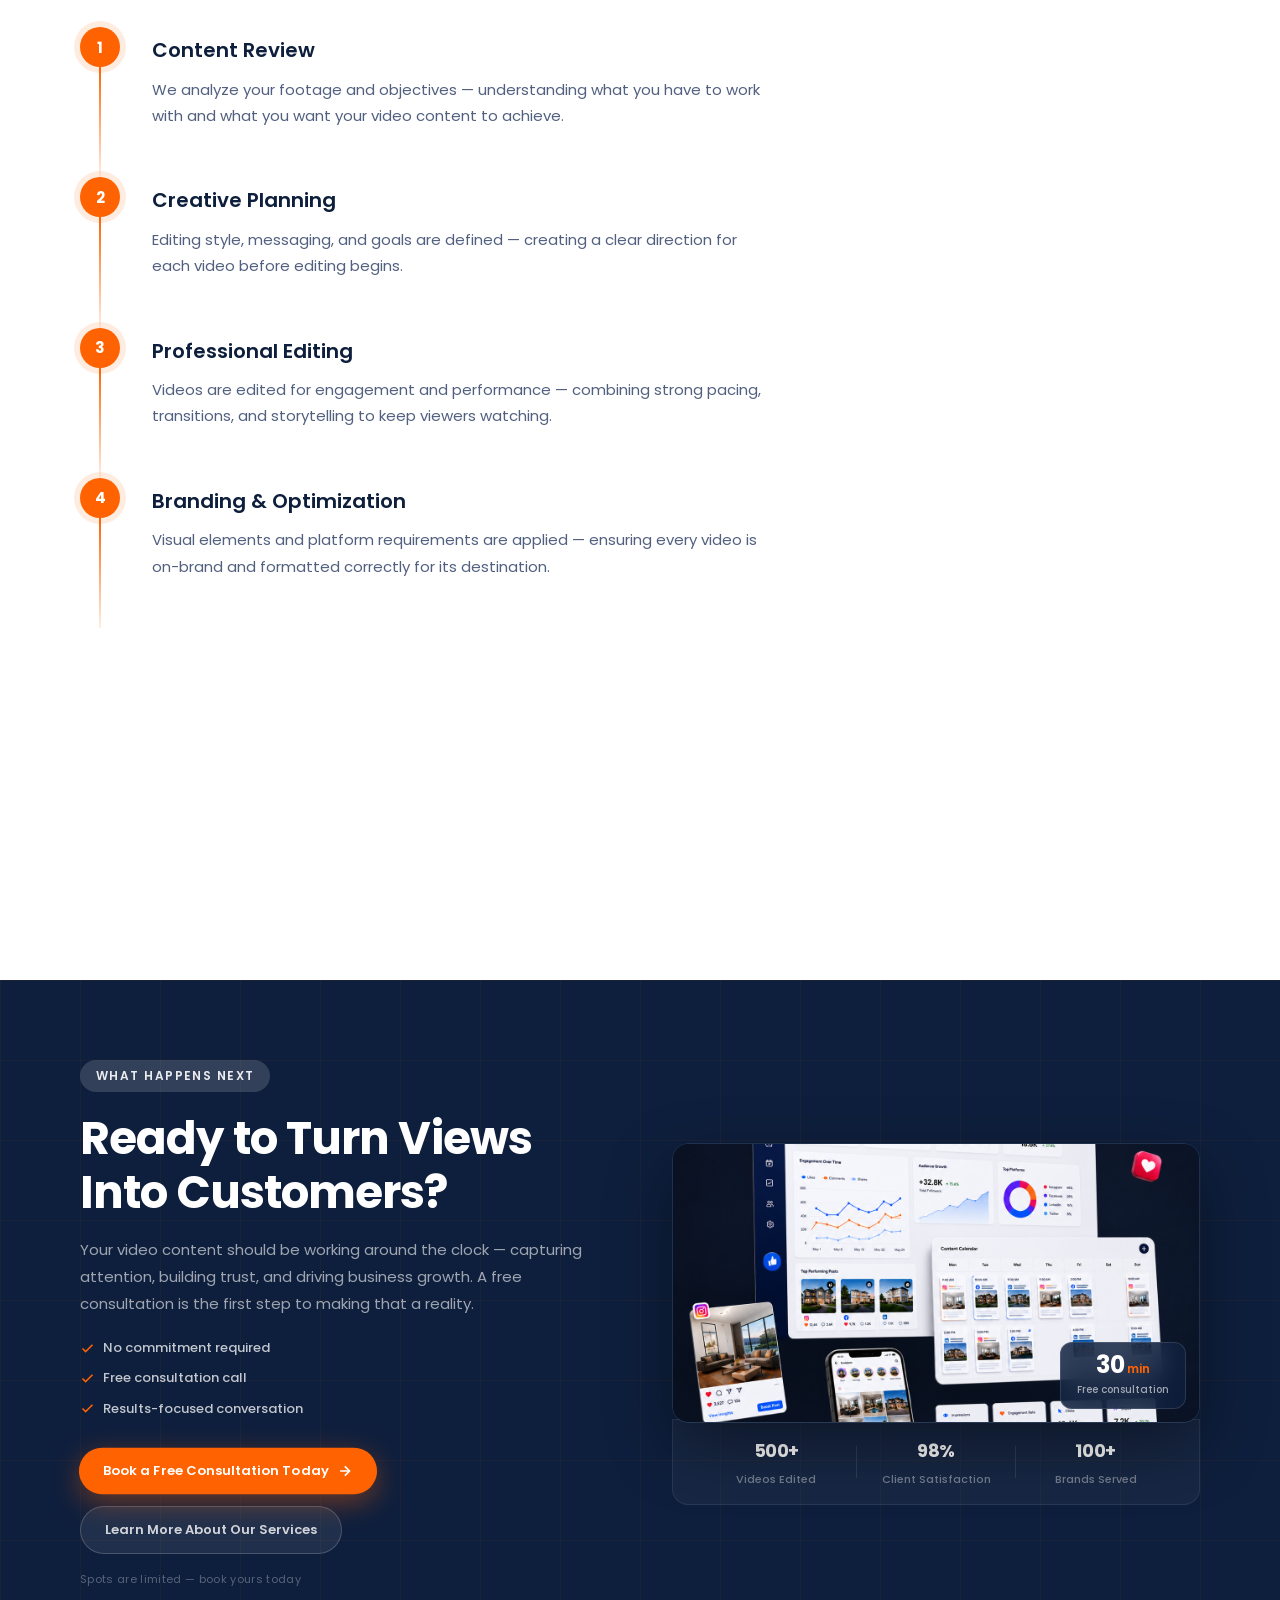
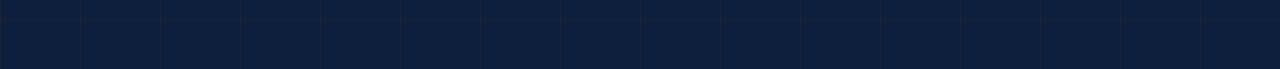
<file: videoedit.html>
<!DOCTYPE html>
<html lang="en">

<head>
    <meta charset="UTF-8">
    <meta name="viewport" content="width=device-width, initial-scale=1.0">
    <title>Video Editing & Reels — Listora Digital Media</title>
    <link rel="preconnect" href="https://fonts.googleapis.com">
    <link rel="preconnect" href="https://fonts.gstatic.com" crossorigin>
    <link href="https://fonts.googleapis.com/css2?family=Poppins:wght@400;500;600;700;800&display=swap"
        rel="stylesheet">
    <link rel="stylesheet" href="anim.css">
</head>

<body>

    <!-- Back Button -->
    <button class="back-btn" onclick="history.back()">
        <svg width="18" height="18" viewBox="0 0 24 24" fill="none" stroke="currentColor" stroke-width="2"
            stroke-linecap="round" stroke-linejoin="round">
            <path d="M19 12H5M12 5l-7 7 7 7" />
        </svg>
        Back
    </button>

    <!-- ═══════════════════════════════════════════════════
         HERO SECTION — Premium Two-Column Layout
    ════════════════════════════════════════════════════ -->
    <section class="hero" data-animate="hero">

        <!-- Background layers -->
        <div class="hero-bg-grid"></div>
        <div class="hero-bg-radial"></div>
        <div class="hero-bg-noise"></div>

        <div class="hero-layout container">

            <!-- ── LEFT COLUMN: Content ───────────────── -->
            <div class="hero-content">

                <!-- Badge -->
                <div class="hero-badge" data-hero-reveal="badge">
                    <span class="hero-badge-dot"></span>
                    <span>Video Editing & Reels</span>
                    <span class="hero-badge-arrow">↗</span>
                </div>

                <!-- Heading -->
                <h1 class="hero-title" data-hero-reveal="heading">
                    <span class="hero-word">Video</span>
                    <span class="hero-word">Content</span>
                    <span class="hero-word hero-word--break">That</span>
                    <span class="hero-word hero-word--accent">Stops</span>
                    <span class="hero-word hero-word--accent">The Scroll</span>
                </h1>

                <!-- Description -->
                <p class="hero-desc" data-hero-reveal="desc">
                    Video is the most powerful way to capture attention, tell your story, and drive action.
                    We transform your raw footage into high-quality videos and short-form content optimized
                    for Instagram, Facebook, TikTok, YouTube Shorts, and LinkedIn — built to increase
                    visibility, engagement, and conversions.
                </p>

                <!-- CTA Buttons -->
                <div class="hero-ctas" data-hero-reveal="ctas">
                    <a href="#" class="hero-btn hero-btn--primary">
                        <span>Book a Free Consultation</span>
                        <svg width="18" height="18" viewBox="0 0 24 24" fill="none" stroke="currentColor"
                            stroke-width="2.5">
                            <path d="M5 12h14M12 5l7 7-7 7" />
                        </svg>
                    </a>
                    <a href="#" class="hero-btn hero-btn--secondary">
                        <svg width="16" height="16" viewBox="0 0 24 24" fill="none" stroke="currentColor"
                            stroke-width="2">
                            <circle cx="12" cy="12" r="10" />
                            <polygon points="10 8 16 12 10 16 10 8" fill="currentColor" stroke="none" />
                        </svg>
                        <span>See How It Works</span>
                    </a>
                </div>

                <!-- Trust Indicators -->
                <div class="hero-trust" data-hero-reveal="trust">
                    <div class="trust-divider"></div>
                    <div class="trust-stats">
                        <div class="trust-stat">
                            <span class="trust-stat__number" data-count="500">0</span>
                            <span class="trust-stat__suffix">+</span>
                            <span class="trust-stat__label">Videos Edited</span>
                        </div>
                        <div class="trust-stat-sep"></div>
                        <div class="trust-stat">
                            <span class="trust-stat__number" data-count="100">0</span>
                            <span class="trust-stat__suffix">+</span>
                            <span class="trust-stat__label">Brands Served</span>
                        </div>
                        <div class="trust-stat-sep"></div>
                        <div class="trust-stat">
                            <span class="trust-stat__number" data-count="98">0</span>
                            <span class="trust-stat__suffix">%</span>
                            <span class="trust-stat__label">Client Satisfaction</span>
                        </div>
                    </div>
                </div>

            </div>

            <!-- ── RIGHT COLUMN: Visuals ──────────────── -->
            <div class="hero-visual" data-hero-reveal="visual">

                <!-- Glow orbs behind image -->
                <div class="hero-glow hero-glow--orange"></div>
                <div class="hero-glow hero-glow--navy"></div>

                <!-- Main hero image -->
                <div class="hero-image-frame">
                    <div class="hero-image-border"></div>
                    <img src="s1.png" alt="Listora Digital Media" class="hero-main-image">
                    <div class="hero-image-overlay"></div>
                </div>

                <!-- Floating card 1 — Engagement Rate -->
                <div class="floating-card floating-1" data-hero-reveal="card1">
                    <div class="floating-card__icon floating-card__icon--orange">
                        <svg width="18" height="18" viewBox="0 0 24 24" fill="none" stroke="currentColor"
                            stroke-width="2">
                            <polyline points="23 6 13.5 15.5 8.5 10.5 1 18" />
                            <polyline points="17 6 23 6 23 12" />
                        </svg>
                    </div>
                    <div class="floating-card__body">
                        <div class="floating-card__text">
                            <span class="floating-card__title">Engagement Rate</span>
                            <span class="floating-card__sub">↑ 284% increase</span>
                        </div>
                    </div>
                    <div class="floating-card__badge floating-card__badge--green">Live</div>
                </div>

                <!-- Floating card 2 — Edit Quality -->
                <div class="floating-card floating-2" data-hero-reveal="card2">
                    <div class="floating-card__icon floating-card__icon--blue">
                        <svg width="18" height="18" viewBox="0 0 24 24" fill="none" stroke="currentColor"
                            stroke-width="2">
                            <circle cx="12" cy="12" r="10" />
                            <polyline points="12 6 12 12 16 14" />
                        </svg>
                    </div>
                    <div class="floating-card__body">
                        <div class="floating-card__text">
                            <span class="floating-card__title">Edit Quality</span>
                            <span class="floating-card__sub">98 / 100 score</span>
                        </div>
                    </div>
                    <div class="floating-card__sparkline">
                        <svg width="60" height="24" viewBox="0 0 60 24" fill="none">
                            <polyline points="0,20 10,16 20,12 30,8 40,10 50,4 60,2" stroke="#ff6200" stroke-width="2"
                                stroke-linecap="round" stroke-linejoin="round" fill="none" />
                        </svg>
                    </div>
                </div>

                <!-- Floating card 3 — Platform Ready -->
                <div class="floating-card floating-3" data-hero-reveal="card3">
                    <div class="floating-card__icon floating-card__icon--purple">
                        <svg width="18" height="18" viewBox="0 0 24 24" fill="none" stroke="currentColor"
                            stroke-width="2">
                            <rect x="5" y="2" width="14" height="20" rx="2" ry="2" />
                            <line x1="12" y1="18" x2="12.01" y2="18" />
                        </svg>
                    </div>
                    <div class="floating-card__body">
                        <div class="floating-card__text">
                            <span class="floating-card__title">Platform Ready</span>
                            <span class="floating-card__sub">Published 2 days ago</span>
                        </div>
                    </div>
                </div>

                <!-- Floating card 4 — Views Growth -->
                <div class="floating-card floating-4" data-hero-reveal="card4">
                    <div class="floating-card__icon floating-card__icon--teal">
                        <svg width="18" height="18" viewBox="0 0 24 24" fill="none" stroke="currentColor"
                            stroke-width="2">
                            <path d="M4 4h16c1.1 0 2 .9 2 2v12c0 1.1-.9 2-2 2H4c-1.1 0-2-.9-2-2V6c0-1.1.9-2 2-2z" />
                            <polyline points="22,6 12,13 2,6" />
                        </svg>
                    </div>
                    <div class="floating-card__body">
                        <div class="floating-card__text">
                            <span class="floating-card__title">Views Growth</span>
                            <span class="floating-card__sub">+9.3K views this month</span>
                        </div>
                    </div>
                </div>

                <!-- Decorative ring -->
                <div class="hero-deco-ring hero-deco-ring--1" aria-hidden="true"></div>
                <div class="hero-deco-ring hero-deco-ring--2" aria-hidden="true"></div>

            </div>
        </div>

    </section>

    <!-- What's in it for Me -->
    <section class="benefits" data-animate="section">
        <div class="container">
            <div class="benefits-header">
                <div class="benefits-header-text">
                    <div class="section-tag" data-reveal>What's In It For You</div>
                    <h2 class="section-title" data-reveal>Visual Storytelling That Drives Results</h2>
                    <p class="section-intro" data-reveal>
                        Today's consumers engage with video more than any other type of content.
                        Professional Video Editing & Reels services help your business stand out and
                        remain memorable long after the viewer scrolls away.
                    </p>
                </div>
                <div class="benefits-header-image" data-reveal>
                    <img src="s1.png" alt="Video Editing Benefits" class="section-feature-img">
                    <div class="section-img-badge">
                        <svg width="16" height="16" viewBox="0 0 24 24" fill="none" stroke="currentColor"
                            stroke-width="2">
                            <polyline points="23 6 13.5 15.5 8.5 10.5 1 18" />
                            <polyline points="17 6 23 6 23 12" />
                        </svg>
                        Your always-on visual storyteller
                    </div>
                </div>
            </div>
            <div class="benefits-grid">
                <div class="benefit-card" data-reveal data-delay="0">
                    <div class="benefit-icon">
                        <svg width="28" height="28" viewBox="0 0 24 24" fill="none" stroke="currentColor"
                            stroke-width="1.8">
                            <path
                                d="M12 2l3.09 6.26L22 9.27l-5 4.87 1.18 6.88L12 17.77l-6.18 3.25L7 14.14 2 9.27l6.91-1.01L12 2z" />
                        </svg>
                    </div>
                    <h3>Increase Brand Visibility and Reach</h3>
                    <p>Professionally edited video content gets seen by more people — extending your
                        reach across platforms and putting your brand in front of new audiences every
                        day.</p>
                </div>
                <div class="benefit-card" data-reveal data-delay="100">
                    <div class="benefit-icon">
                        <svg width="28" height="28" viewBox="0 0 24 24" fill="none" stroke="currentColor"
                            stroke-width="1.8">
                            <path d="M17 21v-2a4 4 0 00-4-4H5a4 4 0 00-4 4v2" />
                            <circle cx="9" cy="7" r="4" />
                            <path d="M23 21v-2a4 4 0 00-3-3.87" />
                            <path d="M16 3.13a4 4 0 010 7.75" />
                        </svg>
                    </div>
                    <h3>Generate More Leads and Inquiries</h3>
                    <p>Engaging, attention-grabbing edits turn casual viewers into active leads —
                        growing your pipeline as your content reaches more of the right people.</p>
                </div>
                <div class="benefit-card" data-reveal data-delay="200">
                    <div class="benefit-icon">
                        <svg width="28" height="28" viewBox="0 0 24 24" fill="none" stroke="currentColor"
                            stroke-width="1.8">
                            <polyline points="23 6 13.5 15.5 8.5 10.5 1 18" />
                            <polyline points="17 6 23 6 23 12" />
                        </svg>
                    </div>
                    <h3>Improve Engagement Across Platforms</h3>
                    <p>Every cut, transition, and caption is crafted to capture attention within
                        seconds — ensuring more of your audience watches, interacts, and shares.</p>
                </div>
                <div class="benefit-card" data-reveal data-delay="300">
                    <div class="benefit-icon">
                        <svg width="28" height="28" viewBox="0 0 24 24" fill="none" stroke="currentColor"
                            stroke-width="1.8">
                            <rect x="5" y="2" width="14" height="20" rx="2" ry="2" />
                            <line x1="12" y1="18" x2="12.01" y2="18" />
                        </svg>
                    </div>
                    <h3>Build Trust Through Professional Content</h3>
                    <p>High-quality, polished videos signal credibility and care — giving viewers
                        confidence in your brand before they even reach out.</p>
                </div>
                <div class="benefit-card" data-reveal data-delay="400">
                    <div class="benefit-icon">
                        <svg width="28" height="28" viewBox="0 0 24 24" fill="none" stroke="currentColor"
                            stroke-width="1.8">
                            <rect x="2" y="3" width="20" height="14" rx="2" />
                            <path d="M8 21h8M12 17v4" />
                        </svg>
                    </div>
                    <h3>Strengthen Your Brand Identity</h3>
                    <p>Consistent branding across every video — from colors to typography to tone —
                        reinforces who you are and keeps your business top of mind.</p>
                </div>
                <div class="benefit-card" data-reveal data-delay="500">
                    <div class="benefit-icon">
                        <svg width="28" height="28" viewBox="0 0 24 24" fill="none" stroke="currentColor"
                            stroke-width="1.8">
                            <circle cx="12" cy="12" r="10" />
                            <polyline points="12 6 12 12 16 14" />
                        </svg>
                    </div>
                    <h3>Convert Viewers Into Customers</h3>
                    <p>Stay relevant in a video-first digital landscape with content engineered to
                        turn attention into action — converting more viewers into paying customers.</p>
                </div>
            </div><!-- /.benefits-grid -->
        </div>
    </section>

    <!-- Problems It Solves -->
    <section class="problems" data-animate="section">
        <div class="container">
            <div class="problems-top">
                <div class="problems-top-text">
                    <div class="section-tag light" data-reveal>What Problems It Solves</div>
                    <h2 class="section-title light" data-reveal>Sound Familiar?</h2>
                    <p class="section-intro light" data-reveal>
                        Most businesses know video is essential — but creating consistent, high-quality
                        content feels out of reach. These are the barriers we eliminate.
                    </p>
                </div>
                <div class="problems-top-image" data-reveal>
                    <img src="s1.png" alt="Common Video Content Problems"
                        class="section-feature-img section-feature-img--light">
                    <div class="section-img-badge section-img-badge--light">
                        <svg width="16" height="16" viewBox="0 0 24 24" fill="none" stroke="currentColor"
                            stroke-width="2">
                            <circle cx="12" cy="12" r="10" />
                            <line x1="12" y1="8" x2="12" y2="12" />
                            <line x1="12" y1="16" x2="12.01" y2="16" />
                        </svg>
                        7 problems we eliminate for you
                    </div>
                </div>
            </div>
            <div class="problems-list">
                <div class="problem-item" data-reveal data-delay="0">
                    <div class="problem-number">01</div>
                    <div class="problem-content">
                        <h3>"Our social media posts aren't getting any engagement."</h3>
                        <p>Low engagement is often a content quality problem. We craft videos and Reels
                            designed to capture attention within seconds and keep viewers watching to
                            the end.</p>
                    </div>
                </div>
                <div class="problem-item" data-reveal data-delay="100">
                    <div class="problem-number">02</div>
                    <div class="problem-content">
                        <h3>"Our footage looks unpolished and amateur."</h3>
                        <p>Poor-quality video undermines your brand before viewers even hear your
                            message. We transform raw footage into professionally edited content with
                            motion graphics, transitions, and audio enhancement.</p>
                    </div>
                </div>
                <div class="problem-item" data-reveal data-delay="200">
                    <div class="problem-number">03</div>
                    <div class="problem-content">
                        <h3>"We don't have time to edit and post content consistently."</h3>
                        <p>Lack of time is the biggest blocker to a consistent video presence. We
                            handle the editing process end-to-end, so your content goes out on
                            schedule without taking up your time.</p>
                    </div>
                </div>
                <div class="problem-item" data-reveal data-delay="300">
                    <div class="problem-number">04</div>
                    <div class="problem-content">
                        <h3>"Our branding feels inconsistent across our videos."</h3>
                        <p>Mismatched colors, fonts, and tone weaken brand recognition. We integrate
                            your branding into every edit, creating a cohesive look across all your
                            content.</p>
                    </div>
                </div>
                <div class="problem-item" data-reveal data-delay="400">
                    <div class="problem-number">05</div>
                    <div class="problem-content">
                        <h3>"We can't seem to create content that goes viral."</h3>
                        <p>Viral content follows patterns most businesses don't have time to study. We
                            apply trend-aware, platform-specific strategies to short-form content
                            designed to maximize reach.</p>
                    </div>
                </div>
                <div class="problem-item" data-reveal data-delay="500">
                    <div class="problem-number">06</div>
                    <div class="problem-content">
                        <h3>"We don't have the in-house expertise for video marketing."</h3>
                        <p>Video marketing requires specialized skills most teams don't have. Our
                            creative team brings storytelling, branding, and platform strategy
                            together so you don't have to build that expertise yourself.</p>
                    </div>
                </div>
                <div class="problem-item" data-reveal data-delay="600">
                    <div class="problem-number">07</div>
                    <div class="problem-content">
                        <h3>"Our organic reach keeps declining."</h3>
                        <p>Platforms reward content that keeps people watching. We create
                            performance-focused edits and Reels built to work with the algorithm,
                            not against it — helping rebuild your organic visibility.</p>
                    </div>
                </div>
            </div>
        </div>
    </section>

    <!-- What's Included -->
    <section class="included" data-animate="section">
        <div class="container">
            <div class="included-header">
                <div>
                    <div class="section-tag" data-reveal>What's Included</div>
                    <h2 class="section-title" data-reveal>A Complete Video Content System</h2>
                    <p class="section-intro" data-reveal>
                        Every component works together — editing, branding, optimization, and
                        strategy — to create video content that doesn't just look exceptional, but
                        actively drives engagement and business growth.
                    </p>
                </div>
                <div class="included-header-image" data-reveal>
                    <img src="s1.png" alt="Complete Video Editing System" class="section-feature-img">
                    <div class="section-img-badge">
                        <svg width="16" height="16" viewBox="0 0 24 24" fill="none" stroke="currentColor"
                            stroke-width="2">
                            <path d="M22 11.08V12a10 10 0 11-5.93-9.14" />
                            <polyline points="22 4 12 14.01 9 11.01" />
                        </svg>
                        Everything you need, nothing you don't
                    </div>
                </div>
            </div>
            <div class="included-grid">
                <div class="included-card" data-reveal data-delay="0">
                    <div class="included-icon">
                        <svg width="32" height="32" viewBox="0 0 24 24" fill="none" stroke="#ff6200" stroke-width="1.8">
                            <rect x="3" y="3" width="18" height="18" rx="2" />
                            <path d="M3 9h18M9 21V9" />
                        </svg>
                    </div>
                    <h3>Professional Video Editing</h3>
                    <ul>
                        <li>Full-length professional video editing</li>
                        <li>Short-form Reels and Shorts creation</li>
                        <li>Storytelling-driven edit structure</li>
                        <li>Performance-focused editing approach</li>
                        <li>Content repurposing across formats</li>
                    </ul>
                </div>
                <div class="included-card" data-reveal data-delay="150">
                    <div class="included-icon">
                        <svg width="32" height="32" viewBox="0 0 24 24" fill="none" stroke="#ff6200" stroke-width="1.8">
                            <rect x="5" y="2" width="14" height="20" rx="2" ry="2" />
                            <line x1="12" y1="18" x2="12.01" y2="18" />
                        </svg>
                    </div>
                    <h3>Motion Graphics & Visual Polish</h3>
                    <ul>
                        <li>Motion graphics and transitions</li>
                        <li>Text overlays and captions</li>
                        <li>Audio enhancement</li>
                        <li>Thumbnail design</li>
                        <li>Platform-specific formatting</li>
                    </ul>
                </div>
                <div class="included-card" data-reveal data-delay="300">
                    <div class="included-icon">
                        <svg width="32" height="32" viewBox="0 0 24 24" fill="none" stroke="#ff6200" stroke-width="1.8">
                            <path d="M17 21v-2a4 4 0 00-4-4H5a4 4 0 00-4 4v2" />
                            <circle cx="9" cy="7" r="4" />
                            <path d="M23 21v-2a4 4 0 00-3-3.87" />
                            <path d="M16 3.13a4 4 0 010 7.75" />
                        </svg>
                    </div>
                    <h3>Branding Integration</h3>
                    <ul>
                        <li>Brand-aligned colors, fonts, and tone</li>
                        <li>Consistent visual identity across content</li>
                        <li>Custom intros and outros</li>
                        <li>Logo and watermark integration</li>
                    </ul>
                </div>
                <div class="included-card" data-reveal data-delay="450">
                    <div class="included-icon">
                        <svg width="32" height="32" viewBox="0 0 24 24" fill="none" stroke="#ff6200" stroke-width="1.8">
                            <circle cx="11" cy="11" r="8" />
                            <path d="M21 21l-4.35-4.35" />
                        </svg>
                    </div>
                    <h3>Optimization & Growth Support</h3>
                    <ul>
                        <li>Platform optimization (Instagram, TikTok, YouTube, LinkedIn)</li>
                        <li>Trend-aware content strategy</li>
                        <li>Post-delivery quality assurance</li>
                        <li>Fast turnaround times</li>
                        <li>Growth-focused continuous improvements</li>
                    </ul>
                </div>
            </div>
        </div>
    </section>

    <!-- Why Trust Listora -->
    <section class="trust" data-animate="section">
        <div class="container">
            <div class="trust-inner">
                <div class="trust-left" data-reveal>
                    <div class="section-tag light">Why Listora Digital Media</div>
                    <h2 class="section-title light">Built to Perform, Not Just Look Good</h2>
                    <p class="trust-body light">
                        We understand how modern audiences consume content. Our creative team combines
                        storytelling, branding, and platform-specific strategies to create videos
                        designed to maximize engagement and business impact.
                    </p>
                    <p class="trust-body light">
                        We don't just edit videos — we craft content that helps achieve your business
                        objectives. Every cut, caption, and transition is made with measurable growth
                        in mind.
                    </p>
                    <div class="trust-left-image" data-reveal>
                        <img src="s1.png" alt="Listora Digital Media Team" class="trust-img">
                        <div class="trust-img-caption">
                            <span class="trust-img-caption__icon">✦</span>
                            Dedicated creatives, transparent results
                        </div>
                    </div>
                </div>
                <div class="trust-right">
                    <div class="trust-pillar" data-reveal data-delay="0">
                        <div class="pillar-dot"></div>
                        <div>
                            <h4>High-Quality Editing Standards</h4>
                            <p>Every video is edited to a premium standard — combining sharp pacing,
                                clean visuals, and polished audio to reflect well on your brand.</p>
                        </div>
                    </div>
                    <div class="trust-pillar" data-reveal data-delay="100">
                        <div class="pillar-dot"></div>
                        <div>
                            <h4>Trend-Aware Content Strategies</h4>
                            <p>We stay on top of platform trends and algorithm shifts — applying what
                                works now to keep your content relevant and high-performing.</p>
                        </div>
                    </div>
                    <div class="trust-pillar" data-reveal data-delay="200">
                        <div class="pillar-dot"></div>
                        <div>
                            <h4>Fast Turnaround Times</h4>
                            <p>We deliver consistently and quickly, so your content calendar stays full
                                and your momentum never stalls.</p>
                        </div>
                    </div>
                    <div class="trust-pillar" data-reveal data-delay="300">
                        <div class="pillar-dot"></div>
                        <div>
                            <h4>Focus on Measurable Growth</h4>
                            <p>Every project is approached with a results-first mindset — ensuring your
                                video content contributes directly to engagement, leads, and growth.</p>
                        </div>
                    </div>
                </div>
            </div>
        </div>
    </section>

    <!-- Process -->
    <section class="process" data-animate="section">
        <div class="container">
            <div class="process-header">
                <div class="process-header-text">
                    <div class="section-tag" data-reveal>How It Works</div>
                    <h2 class="section-title" data-reveal>From Raw Footage to Scroll-Stopping Content</h2>
                    <p class="section-intro" data-reveal>A clear, structured process that takes your footage
                        from raw clips to polished, platform-ready videos — step by step.</p>
                </div>
                <div class="process-header-image" data-reveal>
                    <img src="s1.png" alt="Our Process Overview" class="section-feature-img">
                    <div class="section-img-badge">
                        <svg width="16" height="16" viewBox="0 0 24 24" fill="none" stroke="currentColor"
                            stroke-width="2">
                            <circle cx="12" cy="12" r="10" />
                            <polyline points="12 6 12 12 16 14" />
                        </svg>
                        Professional delivery, on time
                    </div>
                </div>
            </div>
            <div class="process-layout">
                <div class="process-steps">
                    <div class="process-step" data-reveal data-delay="0">
                        <div class="step-line"></div>
                        <div class="step-num">1</div>
                        <div class="step-body">
                            <h3>Content Review</h3>
                            <p>We analyze your footage and objectives — understanding what you have to
                                work with and what you want your video content to achieve.</p>
                        </div>
                    </div>
                    <div class="process-step" data-reveal data-delay="150">
                        <div class="step-line"></div>
                        <div class="step-num">2</div>
                        <div class="step-body">
                            <h3>Creative Planning</h3>
                            <p>Editing style, messaging, and goals are defined — creating a clear
                                direction for each video before editing begins.</p>
                        </div>
                    </div>
                    <div class="process-step" data-reveal data-delay="300">
                        <div class="step-line"></div>
                        <div class="step-num">3</div>
                        <div class="step-body">
                            <h3>Professional Editing</h3>
                            <p>Videos are edited for engagement and performance — combining strong
                                pacing, transitions, and storytelling to keep viewers watching.</p>
                        </div>
                    </div>
                    <div class="process-step" data-reveal data-delay="450">
                        <div class="step-line"></div>
                        <div class="step-num">4</div>
                        <div class="step-body">
                            <h3>Branding & Optimization</h3>
                            <p>Visual elements and platform requirements are applied — ensuring every
                                video is on-brand and formatted correctly for its destination.</p>
                        </div>
                    </div>
                    <div class="process-step" data-reveal data-delay="600">
                        <div class="step-line"></div>
                        <div class="step-num">5</div>
                        <div class="step-body">
                            <h3>Quality Assurance</h3>
                            <p>Every video undergoes detailed review — checking pacing, branding, audio,
                                and platform specs before delivery.</p>
                        </div>
                    </div>
                    <div class="process-step last" data-reveal data-delay="750">
                        <div class="step-num">6</div>
                        <div class="step-body">
                            <h3>Delivery & Growth Support</h3>
                            <p>Content is delivered ready for publishing and maximum impact — with
                                ongoing support to keep refining what works as your channels grow.</p>
                        </div>
                    </div>
                </div>
            </div>
        </div>
    </section>

    <!-- CTA -->
    <section class="cta" data-animate="section">
        <div class="cta-grid-bg"></div>
        <div class="container">
            <div class="cta-inner">

                <!-- Left: text + actions -->
                <div class="cta-left" data-reveal>
                    <div class="section-tag light">What Happens Next</div>
                    <h2 class="cta-title">Ready to Turn Views Into Customers?</h2>
                    <p class="cta-body">
                        Your video content should be working around the clock — capturing attention,
                        building trust, and driving business growth. A free consultation is the first
                        step to making that a reality.
                    </p>

                    <!-- Trust micro-signals -->
                    <ul class="cta-trust-list">
                        <li>
                            <svg width="15" height="15" viewBox="0 0 24 24" fill="none" stroke="currentColor"
                                stroke-width="2.5">
                                <polyline points="20 6 9 17 4 12" />
                            </svg>
                            No commitment required
                        </li>
                        <li>
                            <svg width="15" height="15" viewBox="0 0 24 24" fill="none" stroke="currentColor"
                                stroke-width="2.5">
                                <polyline points="20 6 9 17 4 12" />
                            </svg>
                            Free consultation call
                        </li>
                        <li>
                            <svg width="15" height="15" viewBox="0 0 24 24" fill="none" stroke="currentColor"
                                stroke-width="2.5">
                                <polyline points="20 6 9 17 4 12" />
                            </svg>
                            Results-focused conversation
                        </li>
                    </ul>

                    <div class="cta-actions">
                        <a href="#" class="cta-btn primary">
                            Book a Free Consultation Today
                            <svg width="16" height="16" viewBox="0 0 24 24" fill="none" stroke="currentColor"
                                stroke-width="2.5">
                                <path d="M5 12h14M12 5l7 7-7 7" />
                            </svg>
                        </a>
                        <a href="#" class="cta-btn secondary">Learn More About Our Services</a>
                    </div>
                    <p class="cta-note">Spots are limited — book yours today</p>
                </div>

                <!-- Right: image card -->
                <div class="cta-right" data-reveal>
                    <div class="cta-image-wrap">
                        <img src="s1.png" alt="Free Video Content Consultation" class="cta-feature-img">
                        <div class="cta-feature-overlay">
                            <div class="cta-feature-stat">
                                <span class="cta-feature-stat__number">30</span>
                                <span class="cta-feature-stat__unit">min</span>
                            </div>
                            <span class="cta-feature-stat__label">Free consultation</span>
                        </div>
                    </div>

                    <!-- Stats row below image -->
                    <div class="cta-stats">
                        <div class="cta-stat">
                            <span class="cta-stat__num">500+</span>
                            <span class="cta-stat__lbl">Videos Edited</span>
                        </div>
                        <div class="cta-stat-sep"></div>
                        <div class="cta-stat">
                            <span class="cta-stat__num">98%</span>
                            <span class="cta-stat__lbl">Client Satisfaction</span>
                        </div>
                        <div class="cta-stat-sep"></div>
                        <div class="cta-stat">
                            <span class="cta-stat__num">100+</span>
                            <span class="cta-stat__lbl">Brands Served</span>
                        </div>
                    </div>
                </div>

            </div>
        </div>
    </section>

    <script src="animations.js"></script>
</body>

</html>
</file>
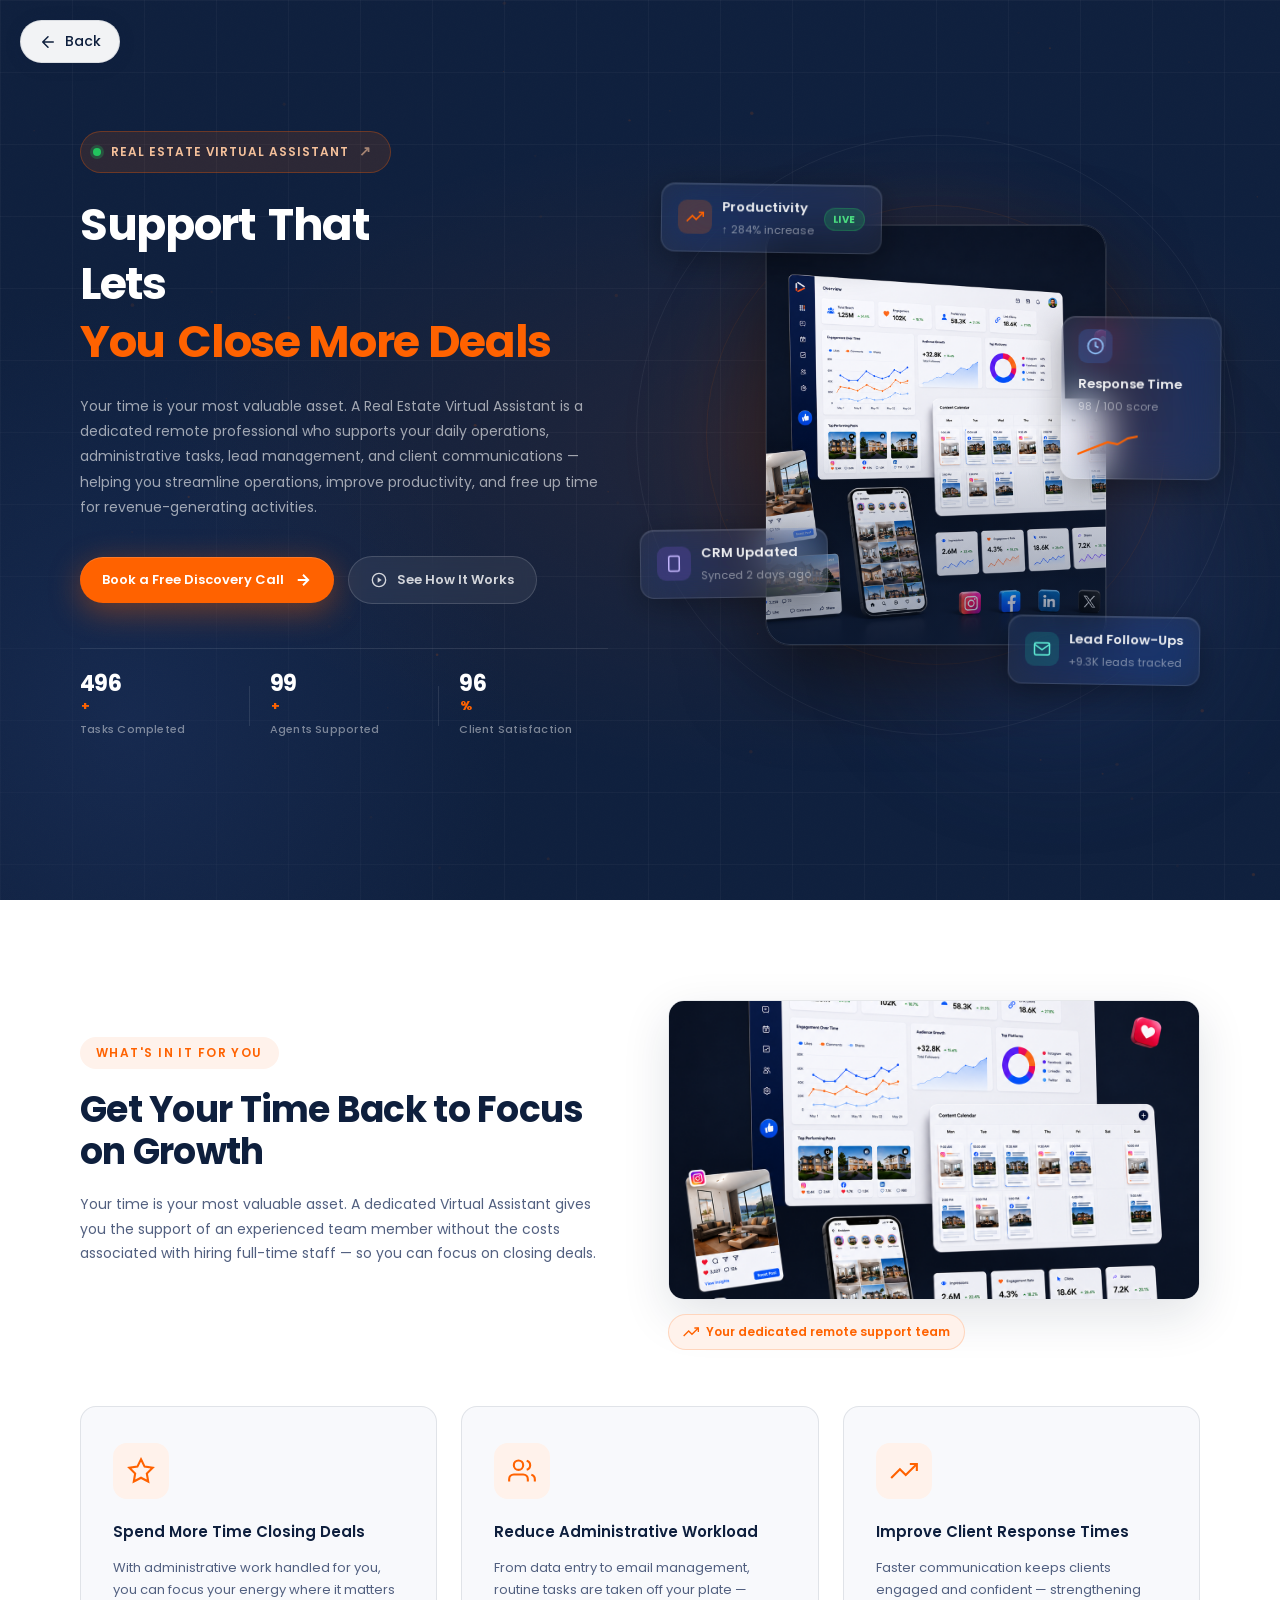
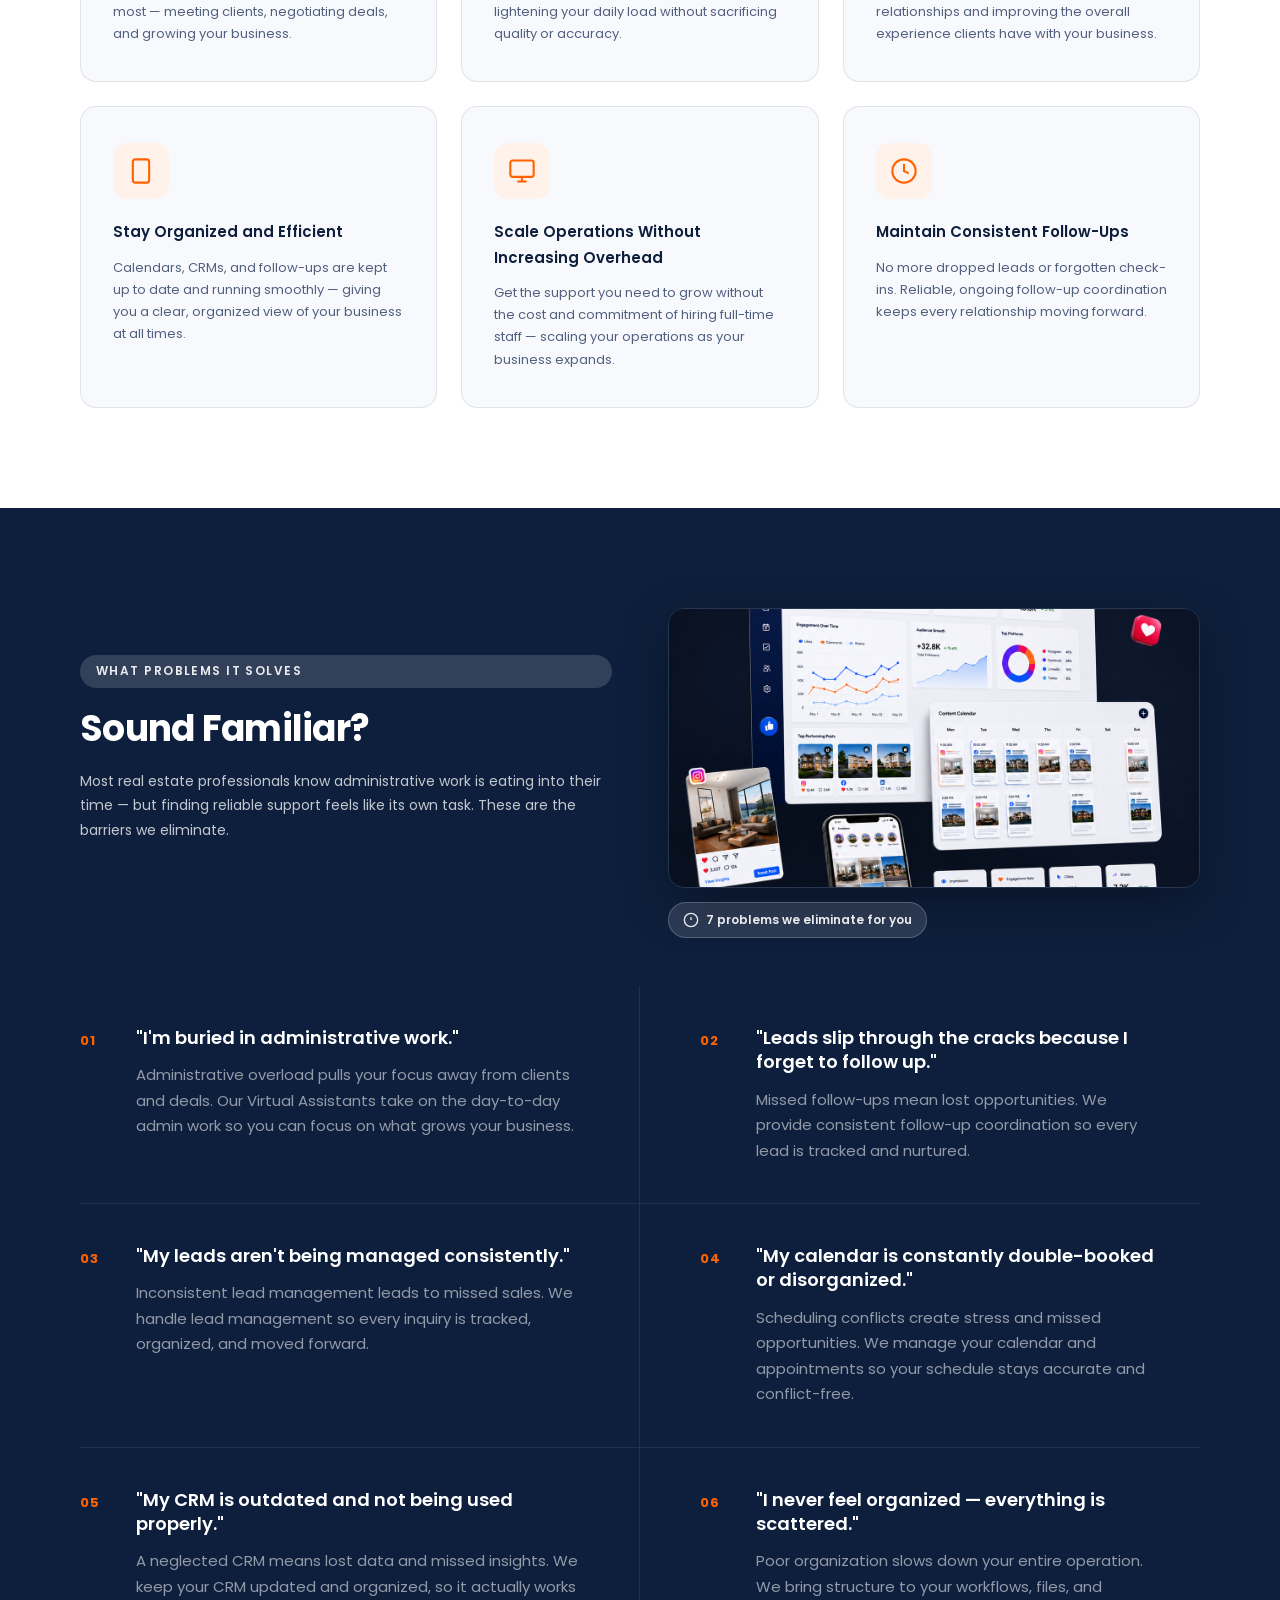
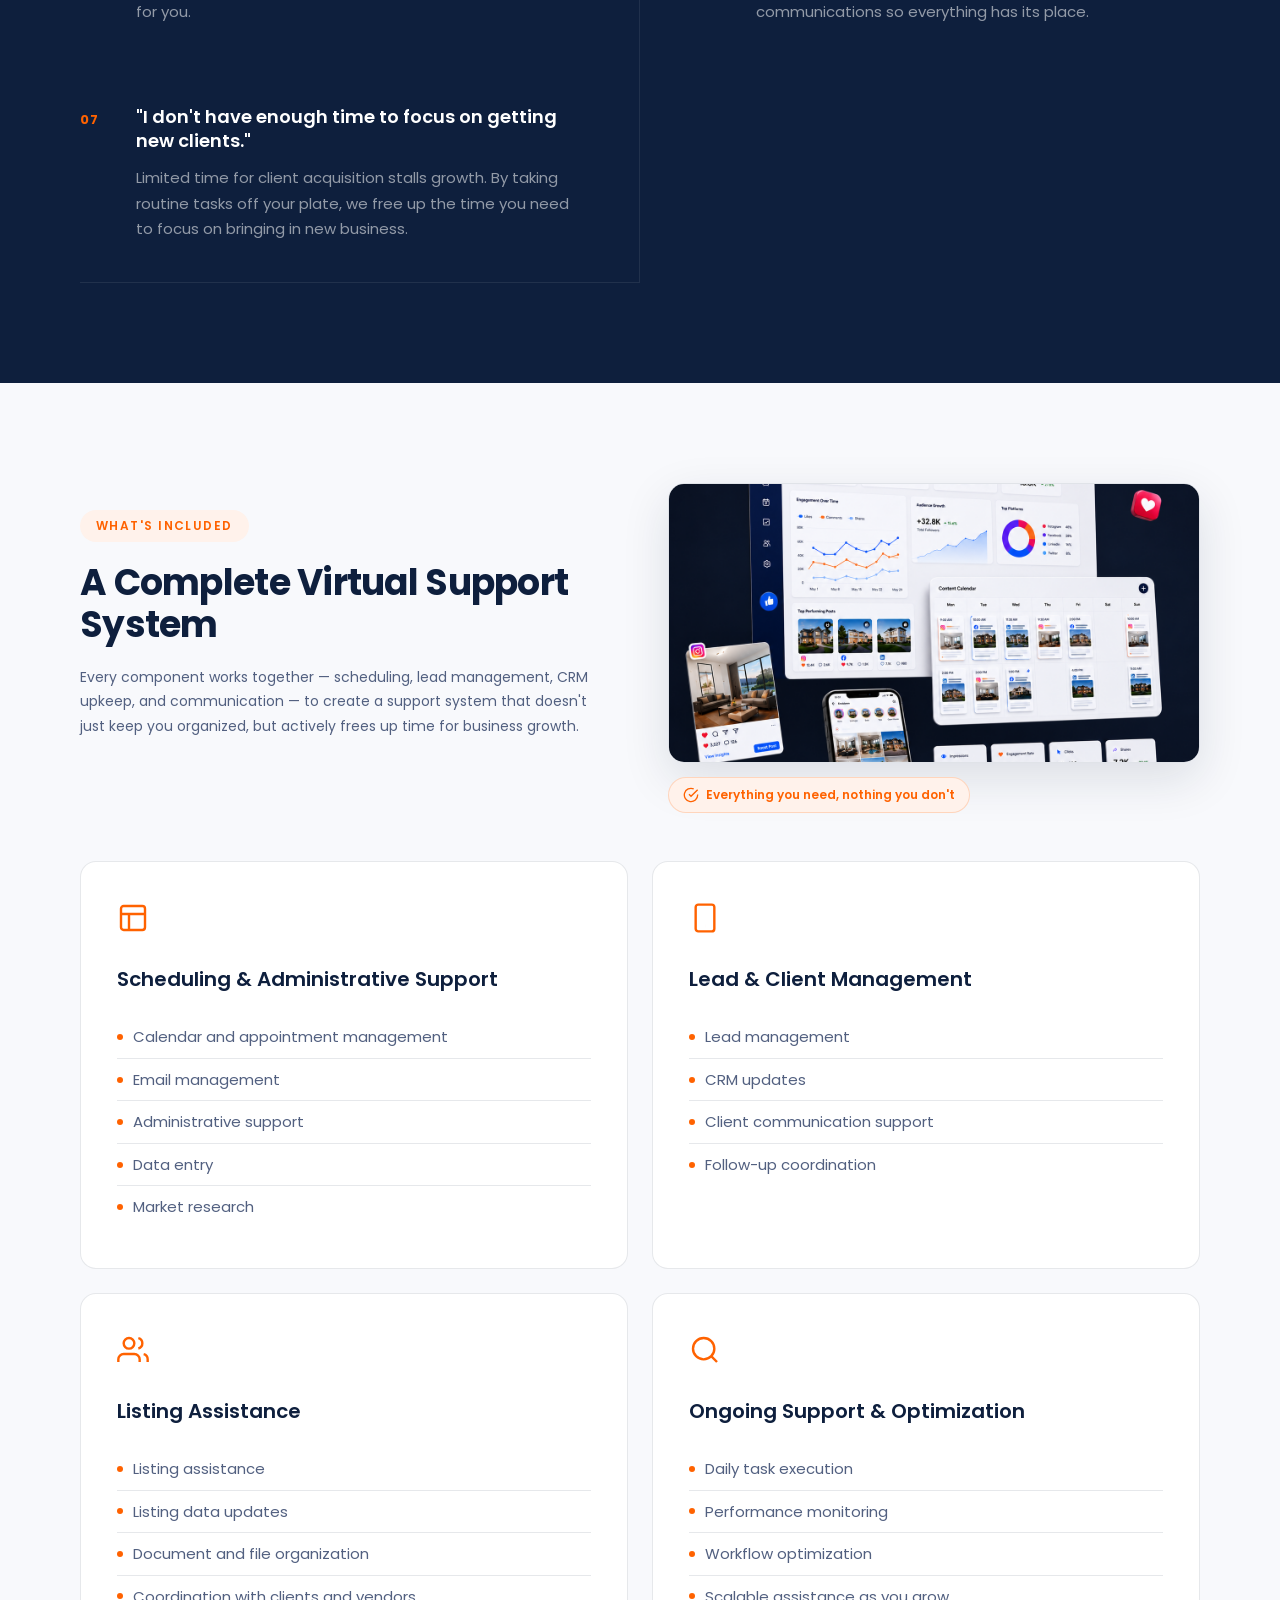
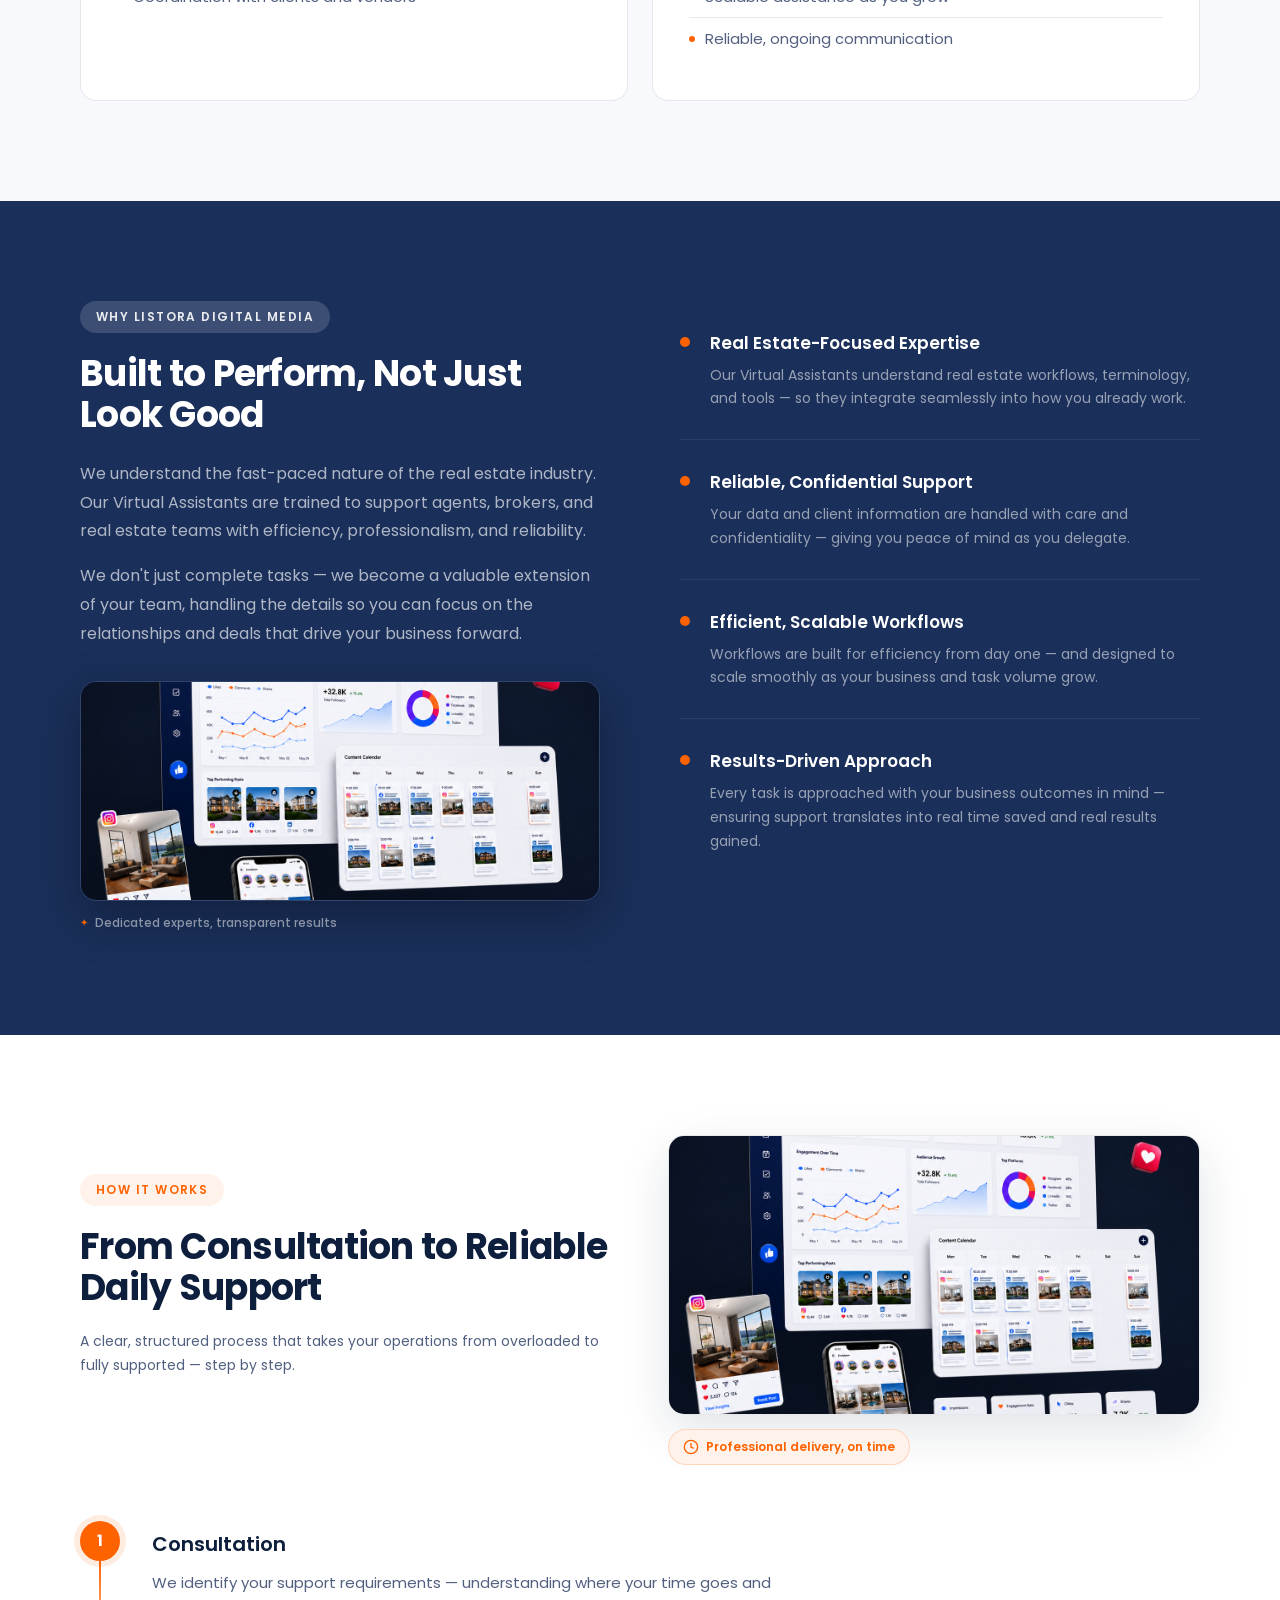
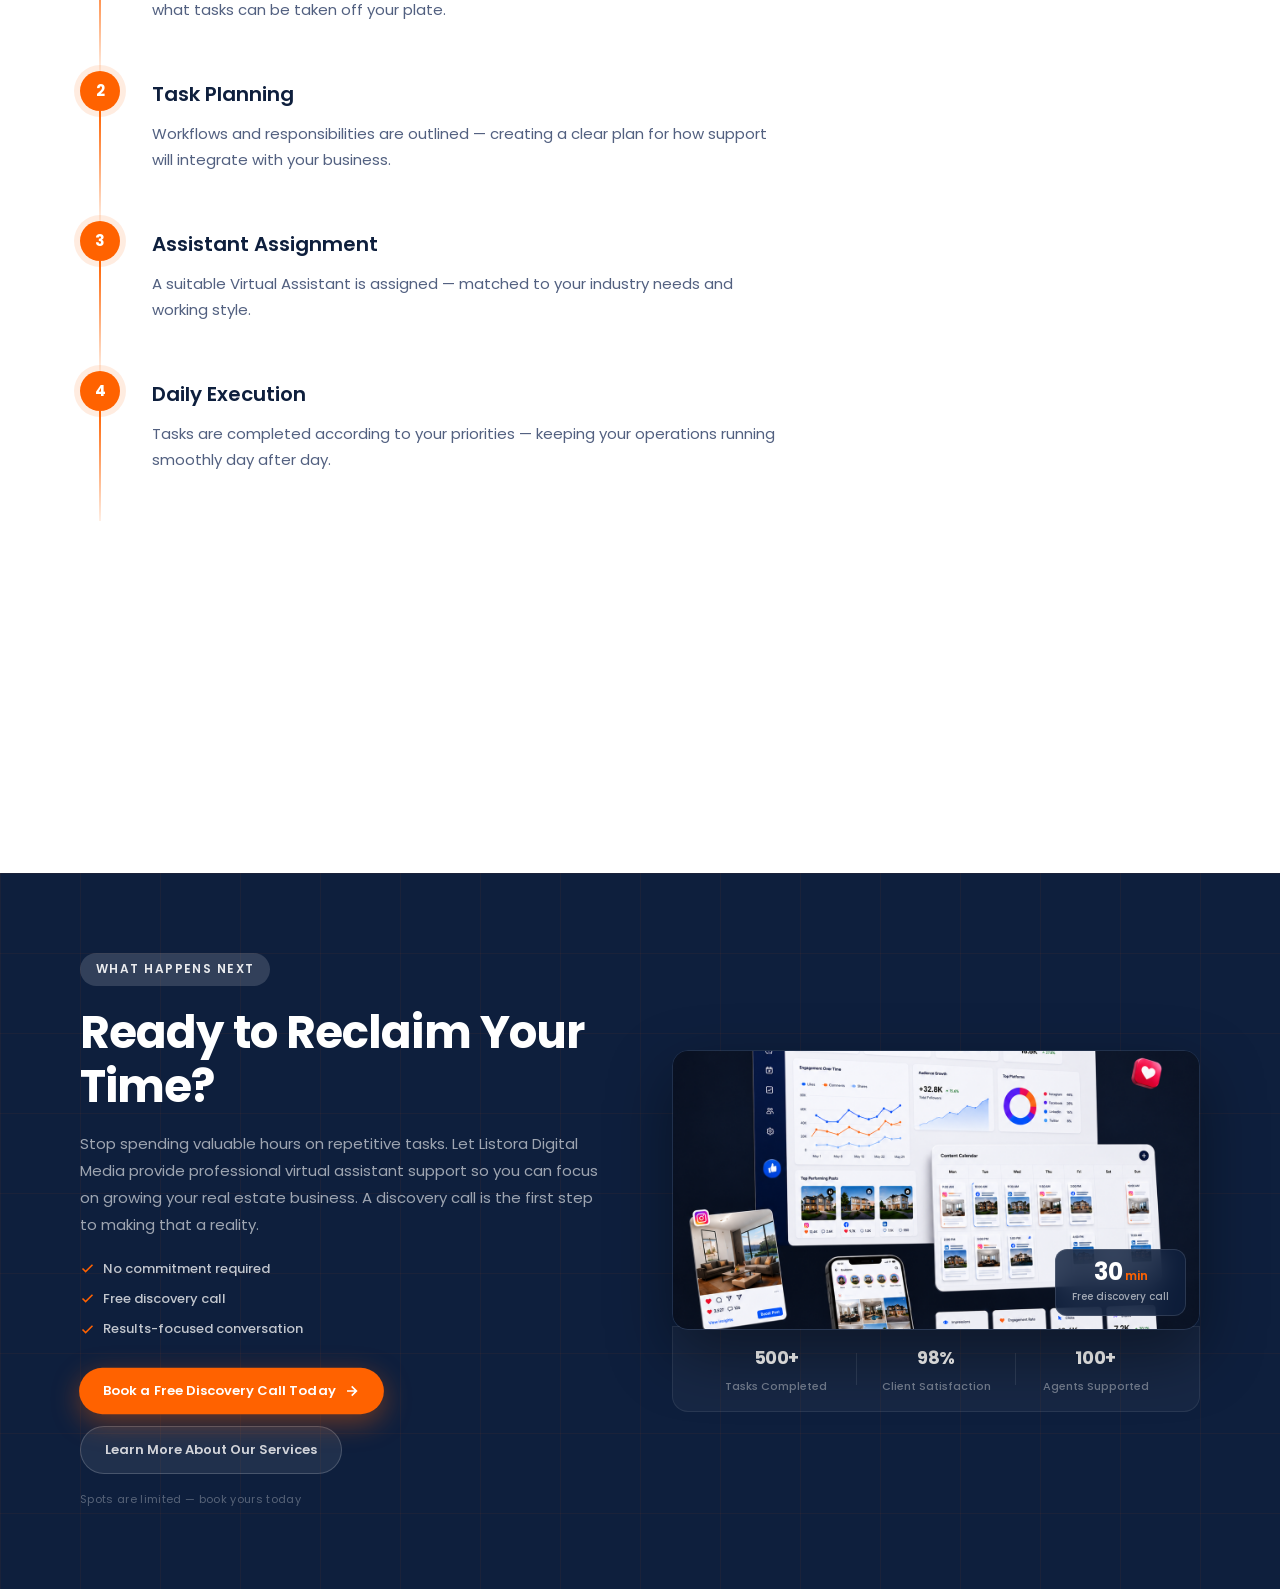
<file: virtualassistant.html>
<!DOCTYPE html>
<html lang="en">

<head>
    <meta charset="UTF-8">
    <meta name="viewport" content="width=device-width, initial-scale=1.0">
    <title>Real Estate Virtual Assistant — Listora Digital Media</title>
    <link rel="preconnect" href="https://fonts.googleapis.com">
    <link rel="preconnect" href="https://fonts.gstatic.com" crossorigin>
    <link href="https://fonts.googleapis.com/css2?family=Poppins:wght@400;500;600;700;800&display=swap"
        rel="stylesheet">
    <link rel="stylesheet" href="anim.css">
</head>

<body>

    <!-- Back Button -->
    <button class="back-btn" onclick="history.back()">
        <svg width="18" height="18" viewBox="0 0 24 24" fill="none" stroke="currentColor" stroke-width="2"
            stroke-linecap="round" stroke-linejoin="round">
            <path d="M19 12H5M12 5l-7 7 7 7" />
        </svg>
        Back
    </button>

    <!-- ═══════════════════════════════════════════════════
         HERO SECTION — Premium Two-Column Layout
    ════════════════════════════════════════════════════ -->
    <section class="hero" data-animate="hero">

        <!-- Background layers -->
        <div class="hero-bg-grid"></div>
        <div class="hero-bg-radial"></div>
        <div class="hero-bg-noise"></div>

        <div class="hero-layout container">

            <!-- ── LEFT COLUMN: Content ───────────────── -->
            <div class="hero-content">

                <!-- Badge -->
                <div class="hero-badge" data-hero-reveal="badge">
                    <span class="hero-badge-dot"></span>
                    <span>Real Estate Virtual Assistant</span>
                    <span class="hero-badge-arrow">↗</span>
                </div>

                <!-- Heading -->
                <h1 class="hero-title" data-hero-reveal="heading">
                    <span class="hero-word">Support</span>
                    <span class="hero-word">That</span>
                    <span class="hero-word hero-word--break">Lets</span>
                    <span class="hero-word hero-word--accent">You</span>
                    <span class="hero-word hero-word--accent">Close More Deals</span>
                </h1>

                <!-- Description -->
                <p class="hero-desc" data-hero-reveal="desc">
                    Your time is your most valuable asset. A Real Estate Virtual Assistant is a
                    dedicated remote professional who supports your daily operations, administrative
                    tasks, lead management, and client communications — helping you streamline
                    operations, improve productivity, and free up time for revenue-generating
                    activities.
                </p>

                <!-- CTA Buttons -->
                <div class="hero-ctas" data-hero-reveal="ctas">
                    <a href="#" class="hero-btn hero-btn--primary">
                        <span>Book a Free Discovery Call</span>
                        <svg width="18" height="18" viewBox="0 0 24 24" fill="none" stroke="currentColor"
                            stroke-width="2.5">
                            <path d="M5 12h14M12 5l7 7-7 7" />
                        </svg>
                    </a>
                    <a href="#" class="hero-btn hero-btn--secondary">
                        <svg width="16" height="16" viewBox="0 0 24 24" fill="none" stroke="currentColor"
                            stroke-width="2">
                            <circle cx="12" cy="12" r="10" />
                            <polygon points="10 8 16 12 10 16 10 8" fill="currentColor" stroke="none" />
                        </svg>
                        <span>See How It Works</span>
                    </a>
                </div>

                <!-- Trust Indicators -->
                <div class="hero-trust" data-hero-reveal="trust">
                    <div class="trust-divider"></div>
                    <div class="trust-stats">
                        <div class="trust-stat">
                            <span class="trust-stat__number" data-count="500">0</span>
                            <span class="trust-stat__suffix">+</span>
                            <span class="trust-stat__label">Tasks Completed</span>
                        </div>
                        <div class="trust-stat-sep"></div>
                        <div class="trust-stat">
                            <span class="trust-stat__number" data-count="100">0</span>
                            <span class="trust-stat__suffix">+</span>
                            <span class="trust-stat__label">Agents Supported</span>
                        </div>
                        <div class="trust-stat-sep"></div>
                        <div class="trust-stat">
                            <span class="trust-stat__number" data-count="98">0</span>
                            <span class="trust-stat__suffix">%</span>
                            <span class="trust-stat__label">Client Satisfaction</span>
                        </div>
                    </div>
                </div>

            </div>

            <!-- ── RIGHT COLUMN: Visuals ──────────────── -->
            <div class="hero-visual" data-hero-reveal="visual">

                <!-- Glow orbs behind image -->
                <div class="hero-glow hero-glow--orange"></div>
                <div class="hero-glow hero-glow--navy"></div>

                <!-- Main hero image -->
                <div class="hero-image-frame">
                    <div class="hero-image-border"></div>
                    <img src="s1.png" alt="Listora Digital Media" class="hero-main-image">
                    <div class="hero-image-overlay"></div>
                </div>

                <!-- Floating card 1 — Productivity -->
                <div class="floating-card floating-1" data-hero-reveal="card1">
                    <div class="floating-card__icon floating-card__icon--orange">
                        <svg width="18" height="18" viewBox="0 0 24 24" fill="none" stroke="currentColor"
                            stroke-width="2">
                            <polyline points="23 6 13.5 15.5 8.5 10.5 1 18" />
                            <polyline points="17 6 23 6 23 12" />
                        </svg>
                    </div>
                    <div class="floating-card__body">
                        <div class="floating-card__text">
                            <span class="floating-card__title">Productivity</span>
                            <span class="floating-card__sub">↑ 284% increase</span>
                        </div>
                    </div>
                    <div class="floating-card__badge floating-card__badge--green">Live</div>
                </div>

                <!-- Floating card 2 — Response Time -->
                <div class="floating-card floating-2" data-hero-reveal="card2">
                    <div class="floating-card__icon floating-card__icon--blue">
                        <svg width="18" height="18" viewBox="0 0 24 24" fill="none" stroke="currentColor"
                            stroke-width="2">
                            <circle cx="12" cy="12" r="10" />
                            <polyline points="12 6 12 12 16 14" />
                        </svg>
                    </div>
                    <div class="floating-card__body">
                        <div class="floating-card__text">
                            <span class="floating-card__title">Response Time</span>
                            <span class="floating-card__sub">98 / 100 score</span>
                        </div>
                    </div>
                    <div class="floating-card__sparkline">
                        <svg width="60" height="24" viewBox="0 0 60 24" fill="none">
                            <polyline points="0,20 10,16 20,12 30,8 40,10 50,4 60,2" stroke="#ff6200" stroke-width="2"
                                stroke-linecap="round" stroke-linejoin="round" fill="none" />
                        </svg>
                    </div>
                </div>

                <!-- Floating card 3 — CRM Updated -->
                <div class="floating-card floating-3" data-hero-reveal="card3">
                    <div class="floating-card__icon floating-card__icon--purple">
                        <svg width="18" height="18" viewBox="0 0 24 24" fill="none" stroke="currentColor"
                            stroke-width="2">
                            <rect x="5" y="2" width="14" height="20" rx="2" ry="2" />
                            <line x1="12" y1="18" x2="12.01" y2="18" />
                        </svg>
                    </div>
                    <div class="floating-card__body">
                        <div class="floating-card__text">
                            <span class="floating-card__title">CRM Updated</span>
                            <span class="floating-card__sub">Synced 2 days ago</span>
                        </div>
                    </div>
                </div>

                <!-- Floating card 4 — Lead Follow-Ups -->
                <div class="floating-card floating-4" data-hero-reveal="card4">
                    <div class="floating-card__icon floating-card__icon--teal">
                        <svg width="18" height="18" viewBox="0 0 24 24" fill="none" stroke="currentColor"
                            stroke-width="2">
                            <path d="M4 4h16c1.1 0 2 .9 2 2v12c0 1.1-.9 2-2 2H4c-1.1 0-2-.9-2-2V6c0-1.1.9-2 2-2z" />
                            <polyline points="22,6 12,13 2,6" />
                        </svg>
                    </div>
                    <div class="floating-card__body">
                        <div class="floating-card__text">
                            <span class="floating-card__title">Lead Follow-Ups</span>
                            <span class="floating-card__sub">+9.3K leads tracked</span>
                        </div>
                    </div>
                </div>

                <!-- Decorative ring -->
                <div class="hero-deco-ring hero-deco-ring--1" aria-hidden="true"></div>
                <div class="hero-deco-ring hero-deco-ring--2" aria-hidden="true"></div>

            </div>
        </div>

    </section>

    <!-- What's in it for Me -->
    <section class="benefits" data-animate="section">
        <div class="container">
            <div class="benefits-header">
                <div class="benefits-header-text">
                    <div class="section-tag" data-reveal>What's In It For You</div>
                    <h2 class="section-title" data-reveal>Get Your Time Back to Focus on Growth</h2>
                    <p class="section-intro" data-reveal>
                        Your time is your most valuable asset. A dedicated Virtual Assistant gives
                        you the support of an experienced team member without the costs associated
                        with hiring full-time staff — so you can focus on closing deals.
                    </p>
                </div>
                <div class="benefits-header-image" data-reveal>
                    <img src="s1.png" alt="Real Estate Virtual Assistant Benefits" class="section-feature-img">
                    <div class="section-img-badge">
                        <svg width="16" height="16" viewBox="0 0 24 24" fill="none" stroke="currentColor"
                            stroke-width="2">
                            <polyline points="23 6 13.5 15.5 8.5 10.5 1 18" />
                            <polyline points="17 6 23 6 23 12" />
                        </svg>
                        Your dedicated remote support team
                    </div>
                </div>
            </div>
            <div class="benefits-grid">
                <div class="benefit-card" data-reveal data-delay="0">
                    <div class="benefit-icon">
                        <svg width="28" height="28" viewBox="0 0 24 24" fill="none" stroke="currentColor"
                            stroke-width="1.8">
                            <path
                                d="M12 2l3.09 6.26L22 9.27l-5 4.87 1.18 6.88L12 17.77l-6.18 3.25L7 14.14 2 9.27l6.91-1.01L12 2z" />
                        </svg>
                    </div>
                    <h3>Spend More Time Closing Deals</h3>
                    <p>With administrative work handled for you, you can focus your energy where it
                        matters most — meeting clients, negotiating deals, and growing your
                        business.</p>
                </div>
                <div class="benefit-card" data-reveal data-delay="100">
                    <div class="benefit-icon">
                        <svg width="28" height="28" viewBox="0 0 24 24" fill="none" stroke="currentColor"
                            stroke-width="1.8">
                            <path d="M17 21v-2a4 4 0 00-4-4H5a4 4 0 00-4 4v2" />
                            <circle cx="9" cy="7" r="4" />
                            <path d="M23 21v-2a4 4 0 00-3-3.87" />
                            <path d="M16 3.13a4 4 0 010 7.75" />
                        </svg>
                    </div>
                    <h3>Reduce Administrative Workload</h3>
                    <p>From data entry to email management, routine tasks are taken off your plate —
                        lightening your daily load without sacrificing quality or accuracy.</p>
                </div>
                <div class="benefit-card" data-reveal data-delay="200">
                    <div class="benefit-icon">
                        <svg width="28" height="28" viewBox="0 0 24 24" fill="none" stroke="currentColor"
                            stroke-width="1.8">
                            <polyline points="23 6 13.5 15.5 8.5 10.5 1 18" />
                            <polyline points="17 6 23 6 23 12" />
                        </svg>
                    </div>
                    <h3>Improve Client Response Times</h3>
                    <p>Faster communication keeps clients engaged and confident — strengthening
                        relationships and improving the overall experience clients have with your
                        business.</p>
                </div>
                <div class="benefit-card" data-reveal data-delay="300">
                    <div class="benefit-icon">
                        <svg width="28" height="28" viewBox="0 0 24 24" fill="none" stroke="currentColor"
                            stroke-width="1.8">
                            <rect x="5" y="2" width="14" height="20" rx="2" ry="2" />
                            <line x1="12" y1="18" x2="12.01" y2="18" />
                        </svg>
                    </div>
                    <h3>Stay Organized and Efficient</h3>
                    <p>Calendars, CRMs, and follow-ups are kept up to date and running smoothly —
                        giving you a clear, organized view of your business at all times.</p>
                </div>
                <div class="benefit-card" data-reveal data-delay="400">
                    <div class="benefit-icon">
                        <svg width="28" height="28" viewBox="0 0 24 24" fill="none" stroke="currentColor"
                            stroke-width="1.8">
                            <rect x="2" y="3" width="20" height="14" rx="2" />
                            <path d="M8 21h8M12 17v4" />
                        </svg>
                    </div>
                    <h3>Scale Operations Without Increasing Overhead</h3>
                    <p>Get the support you need to grow without the cost and commitment of hiring
                        full-time staff — scaling your operations as your business expands.</p>
                </div>
                <div class="benefit-card" data-reveal data-delay="500">
                    <div class="benefit-icon">
                        <svg width="28" height="28" viewBox="0 0 24 24" fill="none" stroke="currentColor"
                            stroke-width="1.8">
                            <circle cx="12" cy="12" r="10" />
                            <polyline points="12 6 12 12 16 14" />
                        </svg>
                    </div>
                    <h3>Maintain Consistent Follow-Ups</h3>
                    <p>No more dropped leads or forgotten check-ins. Reliable, ongoing follow-up
                        coordination keeps every relationship moving forward.</p>
                </div>
            </div><!-- /.benefits-grid -->
        </div>
    </section>

    <!-- Problems It Solves -->
    <section class="problems" data-animate="section">
        <div class="container">
            <div class="problems-top">
                <div class="problems-top-text">
                    <div class="section-tag light" data-reveal>What Problems It Solves</div>
                    <h2 class="section-title light" data-reveal>Sound Familiar?</h2>
                    <p class="section-intro light" data-reveal>
                        Most real estate professionals know administrative work is eating into their
                        time — but finding reliable support feels like its own task. These are the
                        barriers we eliminate.
                    </p>
                </div>
                <div class="problems-top-image" data-reveal>
                    <img src="s1.png" alt="Common Real Estate Operations Problems"
                        class="section-feature-img section-feature-img--light">
                    <div class="section-img-badge section-img-badge--light">
                        <svg width="16" height="16" viewBox="0 0 24 24" fill="none" stroke="currentColor"
                            stroke-width="2">
                            <circle cx="12" cy="12" r="10" />
                            <line x1="12" y1="8" x2="12" y2="12" />
                            <line x1="12" y1="16" x2="12.01" y2="16" />
                        </svg>
                        7 problems we eliminate for you
                    </div>
                </div>
            </div>
            <div class="problems-list">
                <div class="problem-item" data-reveal data-delay="0">
                    <div class="problem-number">01</div>
                    <div class="problem-content">
                        <h3>"I'm buried in administrative work."</h3>
                        <p>Administrative overload pulls your focus away from clients and deals. Our
                            Virtual Assistants take on the day-to-day admin work so you can focus on
                            what grows your business.</p>
                    </div>
                </div>
                <div class="problem-item" data-reveal data-delay="100">
                    <div class="problem-number">02</div>
                    <div class="problem-content">
                        <h3>"Leads slip through the cracks because I forget to follow up."</h3>
                        <p>Missed follow-ups mean lost opportunities. We provide consistent follow-up
                            coordination so every lead is tracked and nurtured.</p>
                    </div>
                </div>
                <div class="problem-item" data-reveal data-delay="200">
                    <div class="problem-number">03</div>
                    <div class="problem-content">
                        <h3>"My leads aren't being managed consistently."</h3>
                        <p>Inconsistent lead management leads to missed sales. We handle lead
                            management so every inquiry is tracked, organized, and moved forward.</p>
                    </div>
                </div>
                <div class="problem-item" data-reveal data-delay="300">
                    <div class="problem-number">04</div>
                    <div class="problem-content">
                        <h3>"My calendar is constantly double-booked or disorganized."</h3>
                        <p>Scheduling conflicts create stress and missed opportunities. We manage your
                            calendar and appointments so your schedule stays accurate and conflict-free.</p>
                    </div>
                </div>
                <div class="problem-item" data-reveal data-delay="400">
                    <div class="problem-number">05</div>
                    <div class="problem-content">
                        <h3>"My CRM is outdated and not being used properly."</h3>
                        <p>A neglected CRM means lost data and missed insights. We keep your CRM
                            updated and organized, so it actually works for you.</p>
                    </div>
                </div>
                <div class="problem-item" data-reveal data-delay="500">
                    <div class="problem-number">06</div>
                    <div class="problem-content">
                        <h3>"I never feel organized — everything is scattered."</h3>
                        <p>Poor organization slows down your entire operation. We bring structure to
                            your workflows, files, and communications so everything has its place.</p>
                    </div>
                </div>
                <div class="problem-item" data-reveal data-delay="600">
                    <div class="problem-number">07</div>
                    <div class="problem-content">
                        <h3>"I don't have enough time to focus on getting new clients."</h3>
                        <p>Limited time for client acquisition stalls growth. By taking routine tasks
                            off your plate, we free up the time you need to focus on bringing in new
                            business.</p>
                    </div>
                </div>
            </div>
        </div>
    </section>

    <!-- What's Included -->
    <section class="included" data-animate="section">
        <div class="container">
            <div class="included-header">
                <div>
                    <div class="section-tag" data-reveal>What's Included</div>
                    <h2 class="section-title" data-reveal>A Complete Virtual Support System</h2>
                    <p class="section-intro" data-reveal>
                        Every component works together — scheduling, lead management, CRM upkeep,
                        and communication — to create a support system that doesn't just keep you
                        organized, but actively frees up time for business growth.
                    </p>
                </div>
                <div class="included-header-image" data-reveal>
                    <img src="s1.png" alt="Complete Virtual Assistant Support System" class="section-feature-img">
                    <div class="section-img-badge">
                        <svg width="16" height="16" viewBox="0 0 24 24" fill="none" stroke="currentColor"
                            stroke-width="2">
                            <path d="M22 11.08V12a10 10 0 11-5.93-9.14" />
                            <polyline points="22 4 12 14.01 9 11.01" />
                        </svg>
                        Everything you need, nothing you don't
                    </div>
                </div>
            </div>
            <div class="included-grid">
                <div class="included-card" data-reveal data-delay="0">
                    <div class="included-icon">
                        <svg width="32" height="32" viewBox="0 0 24 24" fill="none" stroke="#ff6200" stroke-width="1.8">
                            <rect x="3" y="3" width="18" height="18" rx="2" />
                            <path d="M3 9h18M9 21V9" />
                        </svg>
                    </div>
                    <h3>Scheduling & Administrative Support</h3>
                    <ul>
                        <li>Calendar and appointment management</li>
                        <li>Email management</li>
                        <li>Administrative support</li>
                        <li>Data entry</li>
                        <li>Market research</li>
                    </ul>
                </div>
                <div class="included-card" data-reveal data-delay="150">
                    <div class="included-icon">
                        <svg width="32" height="32" viewBox="0 0 24 24" fill="none" stroke="#ff6200" stroke-width="1.8">
                            <rect x="5" y="2" width="14" height="20" rx="2" ry="2" />
                            <line x1="12" y1="18" x2="12.01" y2="18" />
                        </svg>
                    </div>
                    <h3>Lead & Client Management</h3>
                    <ul>
                        <li>Lead management</li>
                        <li>CRM updates</li>
                        <li>Client communication support</li>
                        <li>Follow-up coordination</li>
                    </ul>
                </div>
                <div class="included-card" data-reveal data-delay="300">
                    <div class="included-icon">
                        <svg width="32" height="32" viewBox="0 0 24 24" fill="none" stroke="#ff6200" stroke-width="1.8">
                            <path d="M17 21v-2a4 4 0 00-4-4H5a4 4 0 00-4 4v2" />
                            <circle cx="9" cy="7" r="4" />
                            <path d="M23 21v-2a4 4 0 00-3-3.87" />
                            <path d="M16 3.13a4 4 0 010 7.75" />
                        </svg>
                    </div>
                    <h3>Listing Assistance</h3>
                    <ul>
                        <li>Listing assistance</li>
                        <li>Listing data updates</li>
                        <li>Document and file organization</li>
                        <li>Coordination with clients and vendors</li>
                    </ul>
                </div>
                <div class="included-card" data-reveal data-delay="450">
                    <div class="included-icon">
                        <svg width="32" height="32" viewBox="0 0 24 24" fill="none" stroke="#ff6200" stroke-width="1.8">
                            <circle cx="11" cy="11" r="8" />
                            <path d="M21 21l-4.35-4.35" />
                        </svg>
                    </div>
                    <h3>Ongoing Support & Optimization</h3>
                    <ul>
                        <li>Daily task execution</li>
                        <li>Performance monitoring</li>
                        <li>Workflow optimization</li>
                        <li>Scalable assistance as you grow</li>
                        <li>Reliable, ongoing communication</li>
                    </ul>
                </div>
            </div>
        </div>
    </section>

    <!-- Why Trust Listora -->
    <section class="trust" data-animate="section">
        <div class="container">
            <div class="trust-inner">
                <div class="trust-left" data-reveal>
                    <div class="section-tag light">Why Listora Digital Media</div>
                    <h2 class="section-title light">Built to Perform, Not Just Look Good</h2>
                    <p class="trust-body light">
                        We understand the fast-paced nature of the real estate industry. Our Virtual
                        Assistants are trained to support agents, brokers, and real estate teams with
                        efficiency, professionalism, and reliability.
                    </p>
                    <p class="trust-body light">
                        We don't just complete tasks — we become a valuable extension of your team,
                        handling the details so you can focus on the relationships and deals that
                        drive your business forward.
                    </p>
                    <div class="trust-left-image" data-reveal>
                        <img src="s1.png" alt="Listora Digital Media Team" class="trust-img">
                        <div class="trust-img-caption">
                            <span class="trust-img-caption__icon">✦</span>
                            Dedicated experts, transparent results
                        </div>
                    </div>
                </div>
                <div class="trust-right">
                    <div class="trust-pillar" data-reveal data-delay="0">
                        <div class="pillar-dot"></div>
                        <div>
                            <h4>Real Estate-Focused Expertise</h4>
                            <p>Our Virtual Assistants understand real estate workflows, terminology,
                                and tools — so they integrate seamlessly into how you already work.</p>
                        </div>
                    </div>
                    <div class="trust-pillar" data-reveal data-delay="100">
                        <div class="pillar-dot"></div>
                        <div>
                            <h4>Reliable, Confidential Support</h4>
                            <p>Your data and client information are handled with care and
                                confidentiality — giving you peace of mind as you delegate.</p>
                        </div>
                    </div>
                    <div class="trust-pillar" data-reveal data-delay="200">
                        <div class="pillar-dot"></div>
                        <div>
                            <h4>Efficient, Scalable Workflows</h4>
                            <p>Workflows are built for efficiency from day one — and designed to scale
                                smoothly as your business and task volume grow.</p>
                        </div>
                    </div>
                    <div class="trust-pillar" data-reveal data-delay="300">
                        <div class="pillar-dot"></div>
                        <div>
                            <h4>Results-Driven Approach</h4>
                            <p>Every task is approached with your business outcomes in mind — ensuring
                                support translates into real time saved and real results gained.</p>
                        </div>
                    </div>
                </div>
            </div>
        </div>
    </section>

    <!-- Process -->
    <section class="process" data-animate="section">
        <div class="container">
            <div class="process-header">
                <div class="process-header-text">
                    <div class="section-tag" data-reveal>How It Works</div>
                    <h2 class="section-title" data-reveal>From Consultation to Reliable Daily Support</h2>
                    <p class="section-intro" data-reveal>A clear, structured process that takes your
                        operations from overloaded to fully supported — step by step.</p>
                </div>
                <div class="process-header-image" data-reveal>
                    <img src="s1.png" alt="Our Process Overview" class="section-feature-img">
                    <div class="section-img-badge">
                        <svg width="16" height="16" viewBox="0 0 24 24" fill="none" stroke="currentColor"
                            stroke-width="2">
                            <circle cx="12" cy="12" r="10" />
                            <polyline points="12 6 12 12 16 14" />
                        </svg>
                        Professional delivery, on time
                    </div>
                </div>
            </div>
            <div class="process-layout">
                <div class="process-steps">
                    <div class="process-step" data-reveal data-delay="0">
                        <div class="step-line"></div>
                        <div class="step-num">1</div>
                        <div class="step-body">
                            <h3>Consultation</h3>
                            <p>We identify your support requirements — understanding where your time
                                goes and what tasks can be taken off your plate.</p>
                        </div>
                    </div>
                    <div class="process-step" data-reveal data-delay="150">
                        <div class="step-line"></div>
                        <div class="step-num">2</div>
                        <div class="step-body">
                            <h3>Task Planning</h3>
                            <p>Workflows and responsibilities are outlined — creating a clear plan for
                                how support will integrate with your business.</p>
                        </div>
                    </div>
                    <div class="process-step" data-reveal data-delay="300">
                        <div class="step-line"></div>
                        <div class="step-num">3</div>
                        <div class="step-body">
                            <h3>Assistant Assignment</h3>
                            <p>A suitable Virtual Assistant is assigned — matched to your industry
                                needs and working style.</p>
                        </div>
                    </div>
                    <div class="process-step" data-reveal data-delay="450">
                        <div class="step-line"></div>
                        <div class="step-num">4</div>
                        <div class="step-body">
                            <h3>Daily Execution</h3>
                            <p>Tasks are completed according to your priorities — keeping your
                                operations running smoothly day after day.</p>
                        </div>
                    </div>
                    <div class="process-step" data-reveal data-delay="600">
                        <div class="step-line"></div>
                        <div class="step-num">5</div>
                        <div class="step-body">
                            <h3>Ongoing Support</h3>
                            <p>Continuous communication and performance monitoring ensure tasks are
                                completed to your standards and adjusted as needed.</p>
                        </div>
                    </div>
                    <div class="process-step last" data-reveal data-delay="750">
                        <div class="step-num">6</div>
                        <div class="step-body">
                            <h3>Growth & Optimization</h3>
                            <p>Support scales as your business grows — expanding to match your
                                increasing workload and evolving needs.</p>
                        </div>
                    </div>
                </div>
            </div>
        </div>
    </section>

    <!-- CTA -->
    <section class="cta" data-animate="section">
        <div class="cta-grid-bg"></div>
        <div class="container">
            <div class="cta-inner">

                <!-- Left: text + actions -->
                <div class="cta-left" data-reveal>
                    <div class="section-tag light">What Happens Next</div>
                    <h2 class="cta-title">Ready to Reclaim Your Time?</h2>
                    <p class="cta-body">
                        Stop spending valuable hours on repetitive tasks. Let Listora Digital Media
                        provide professional virtual assistant support so you can focus on growing
                        your real estate business. A discovery call is the first step to making that
                        a reality.
                    </p>

                    <!-- Trust micro-signals -->
                    <ul class="cta-trust-list">
                        <li>
                            <svg width="15" height="15" viewBox="0 0 24 24" fill="none" stroke="currentColor"
                                stroke-width="2.5">
                                <polyline points="20 6 9 17 4 12" />
                            </svg>
                            No commitment required
                        </li>
                        <li>
                            <svg width="15" height="15" viewBox="0 0 24 24" fill="none" stroke="currentColor"
                                stroke-width="2.5">
                                <polyline points="20 6 9 17 4 12" />
                            </svg>
                            Free discovery call
                        </li>
                        <li>
                            <svg width="15" height="15" viewBox="0 0 24 24" fill="none" stroke="currentColor"
                                stroke-width="2.5">
                                <polyline points="20 6 9 17 4 12" />
                            </svg>
                            Results-focused conversation
                        </li>
                    </ul>

                    <div class="cta-actions">
                        <a href="#" class="cta-btn primary">
                            Book a Free Discovery Call Today
                            <svg width="16" height="16" viewBox="0 0 24 24" fill="none" stroke="currentColor"
                                stroke-width="2.5">
                                <path d="M5 12h14M12 5l7 7-7 7" />
                            </svg>
                        </a>
                        <a href="#" class="cta-btn secondary">Learn More About Our Services</a>
                    </div>
                    <p class="cta-note">Spots are limited — book yours today</p>
                </div>

                <!-- Right: image card -->
                <div class="cta-right" data-reveal>
                    <div class="cta-image-wrap">
                        <img src="s1.png" alt="Free Virtual Assistant Discovery Call" class="cta-feature-img">
                        <div class="cta-feature-overlay">
                            <div class="cta-feature-stat">
                                <span class="cta-feature-stat__number">30</span>
                                <span class="cta-feature-stat__unit">min</span>
                            </div>
                            <span class="cta-feature-stat__label">Free discovery call</span>
                        </div>
                    </div>

                    <!-- Stats row below image -->
                    <div class="cta-stats">
                        <div class="cta-stat">
                            <span class="cta-stat__num">500+</span>
                            <span class="cta-stat__lbl">Tasks Completed</span>
                        </div>
                        <div class="cta-stat-sep"></div>
                        <div class="cta-stat">
                            <span class="cta-stat__num">98%</span>
                            <span class="cta-stat__lbl">Client Satisfaction</span>
                        </div>
                        <div class="cta-stat-sep"></div>
                        <div class="cta-stat">
                            <span class="cta-stat__num">100+</span>
                            <span class="cta-stat__lbl">Agents Supported</span>
                        </div>
                    </div>
                </div>

            </div>
        </div>
    </section>

    <script src="animations.js"></script>
</body>

</html>
</file>
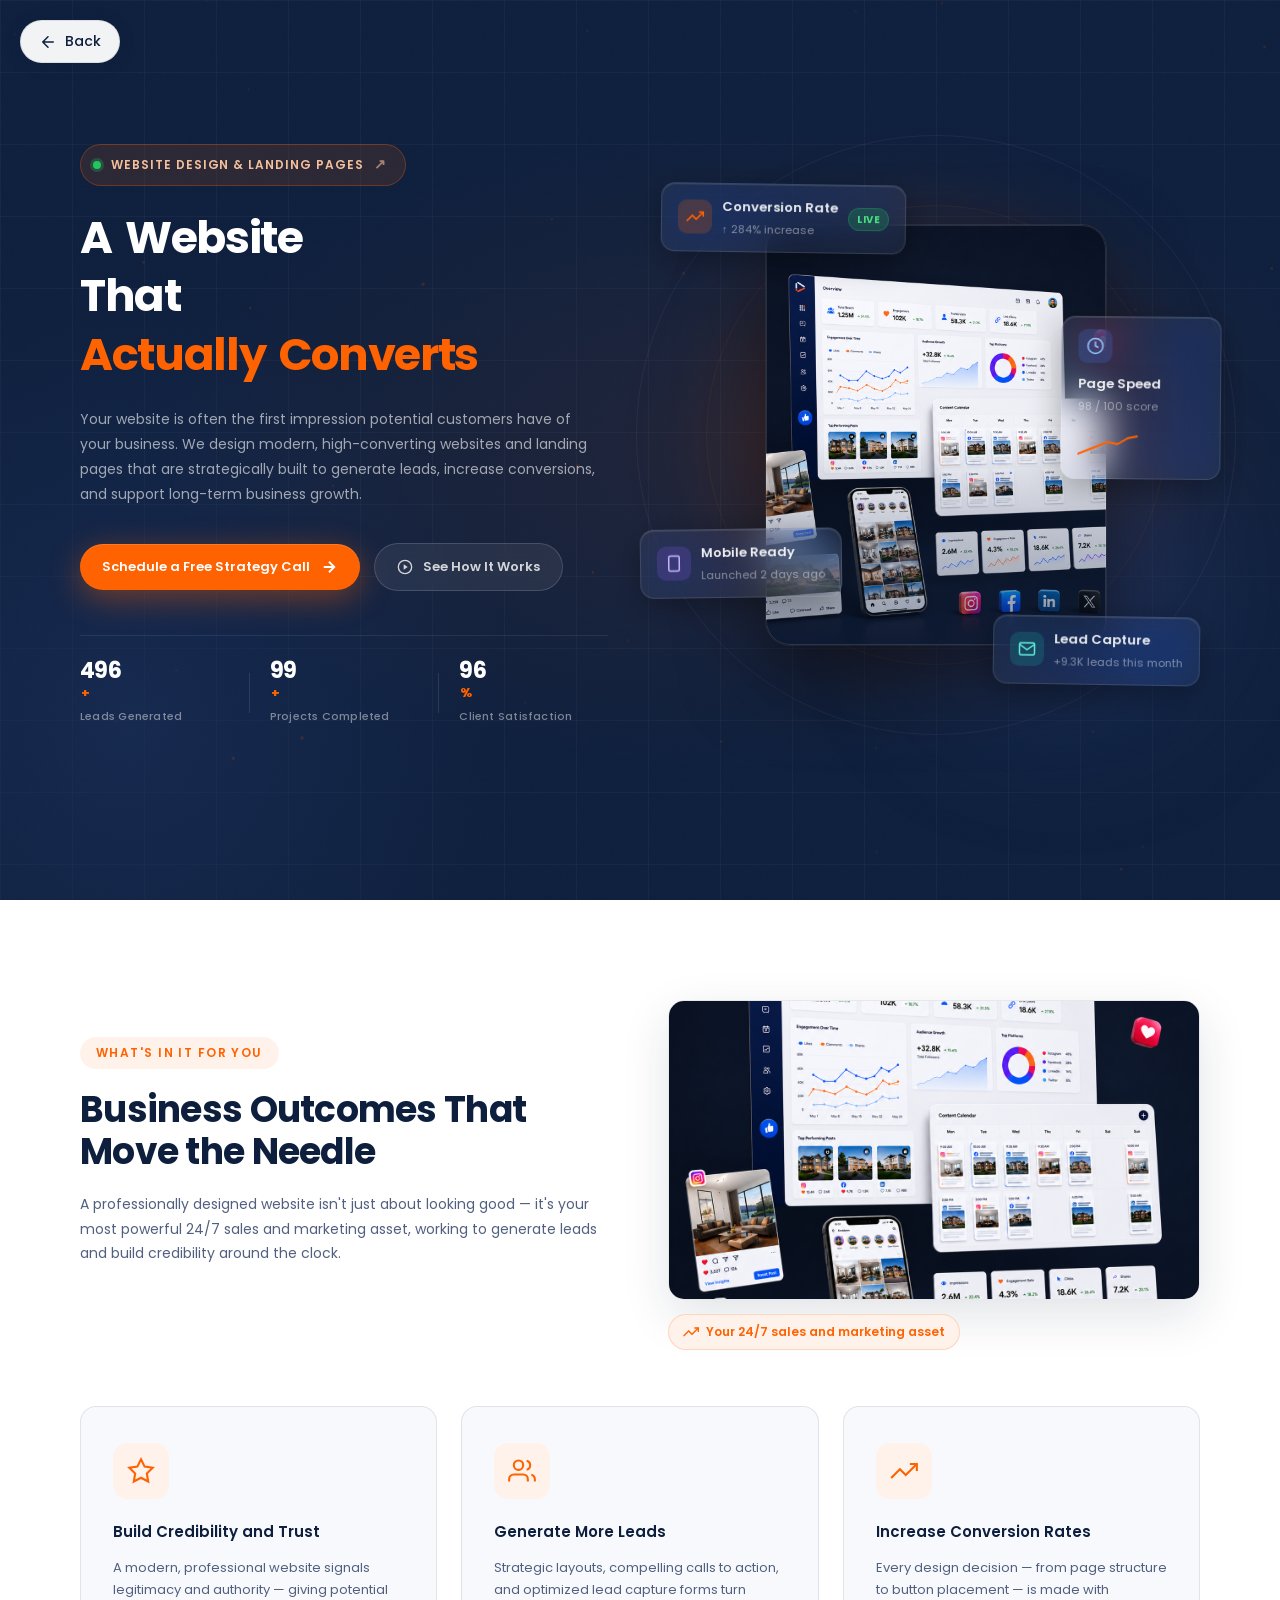
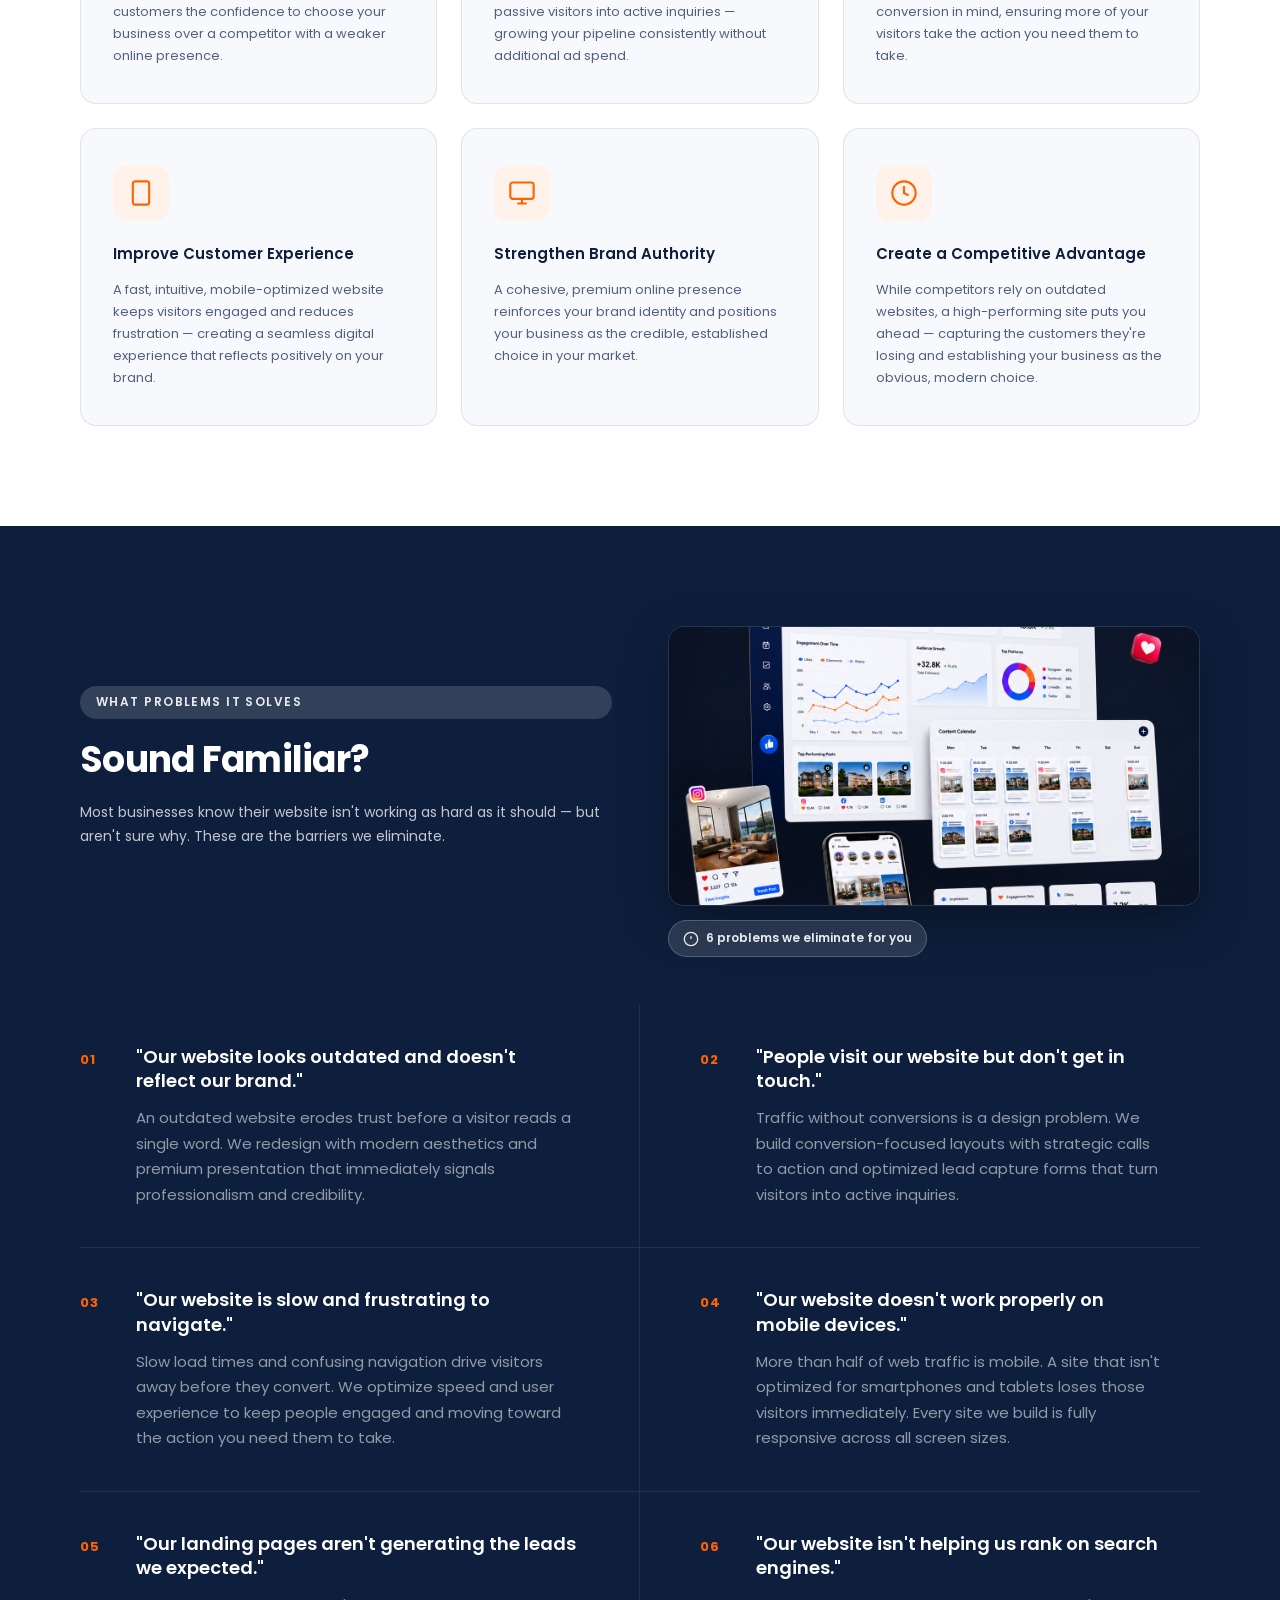
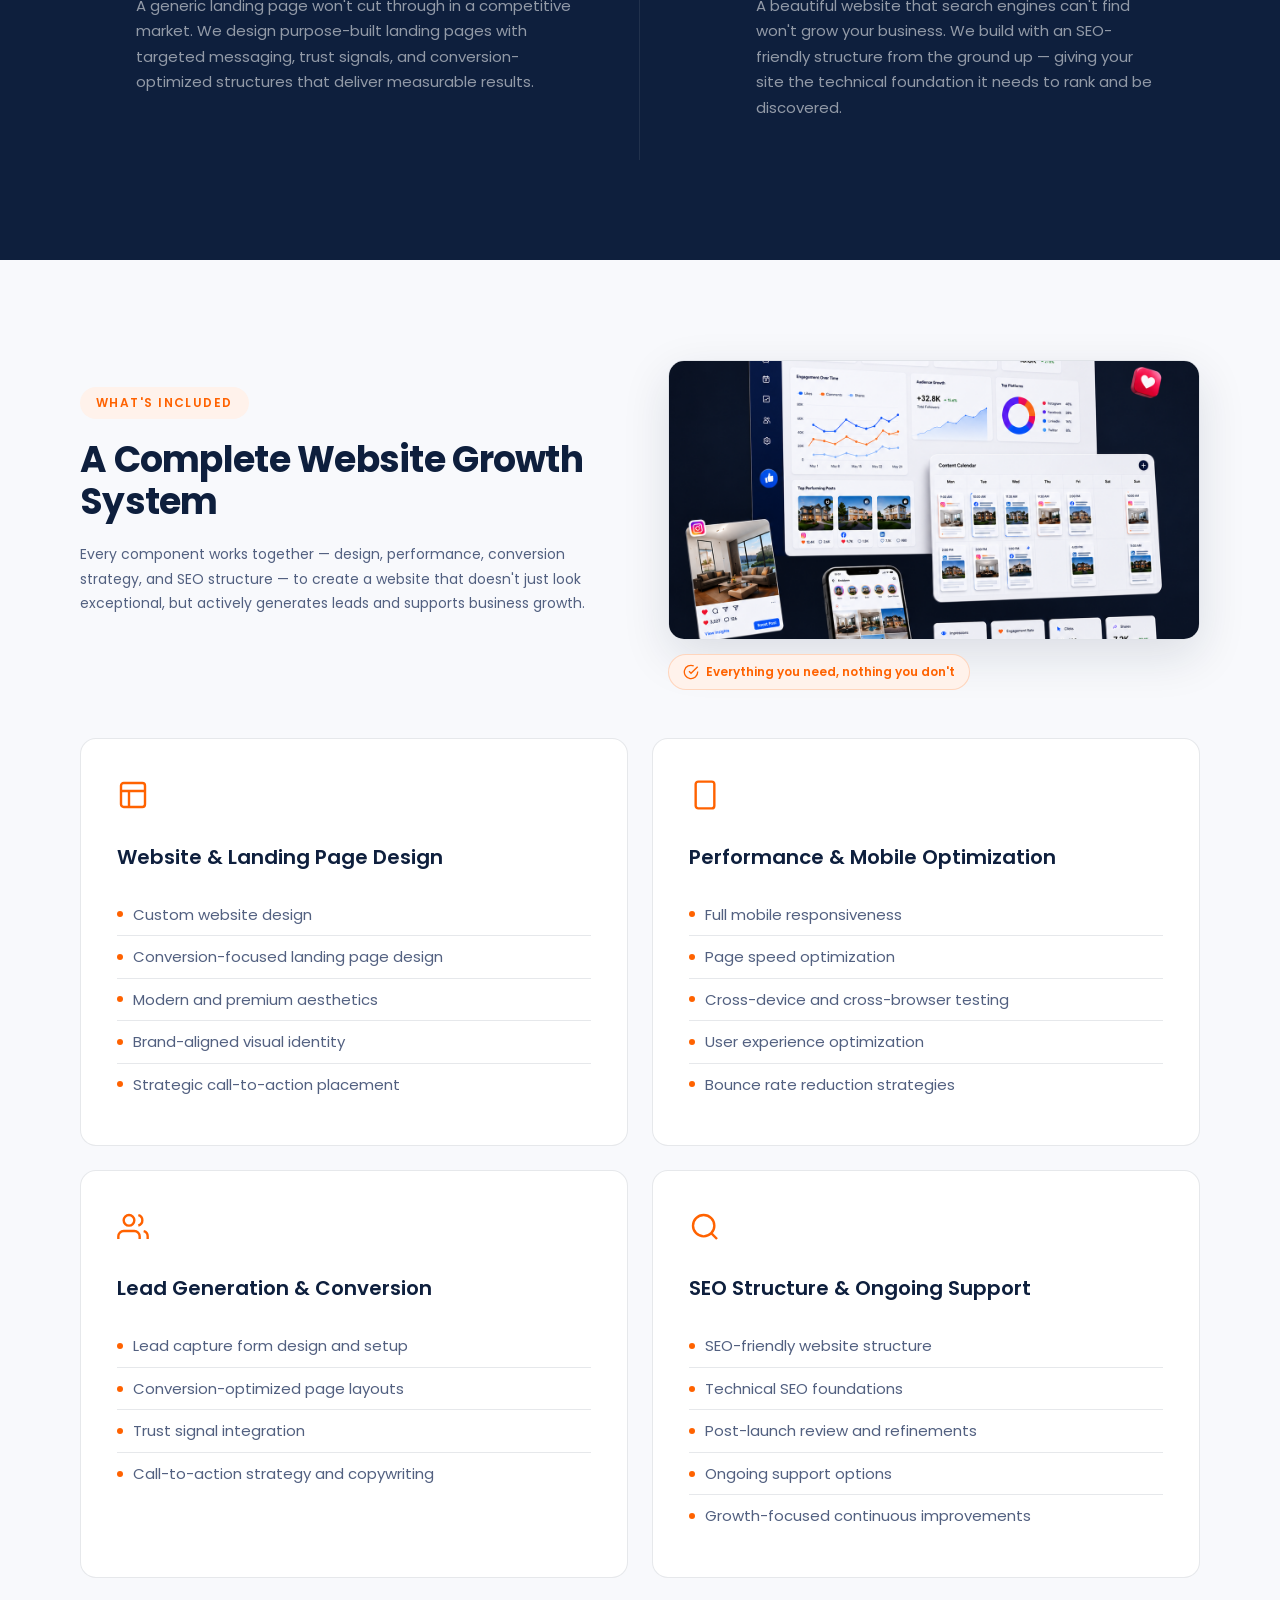
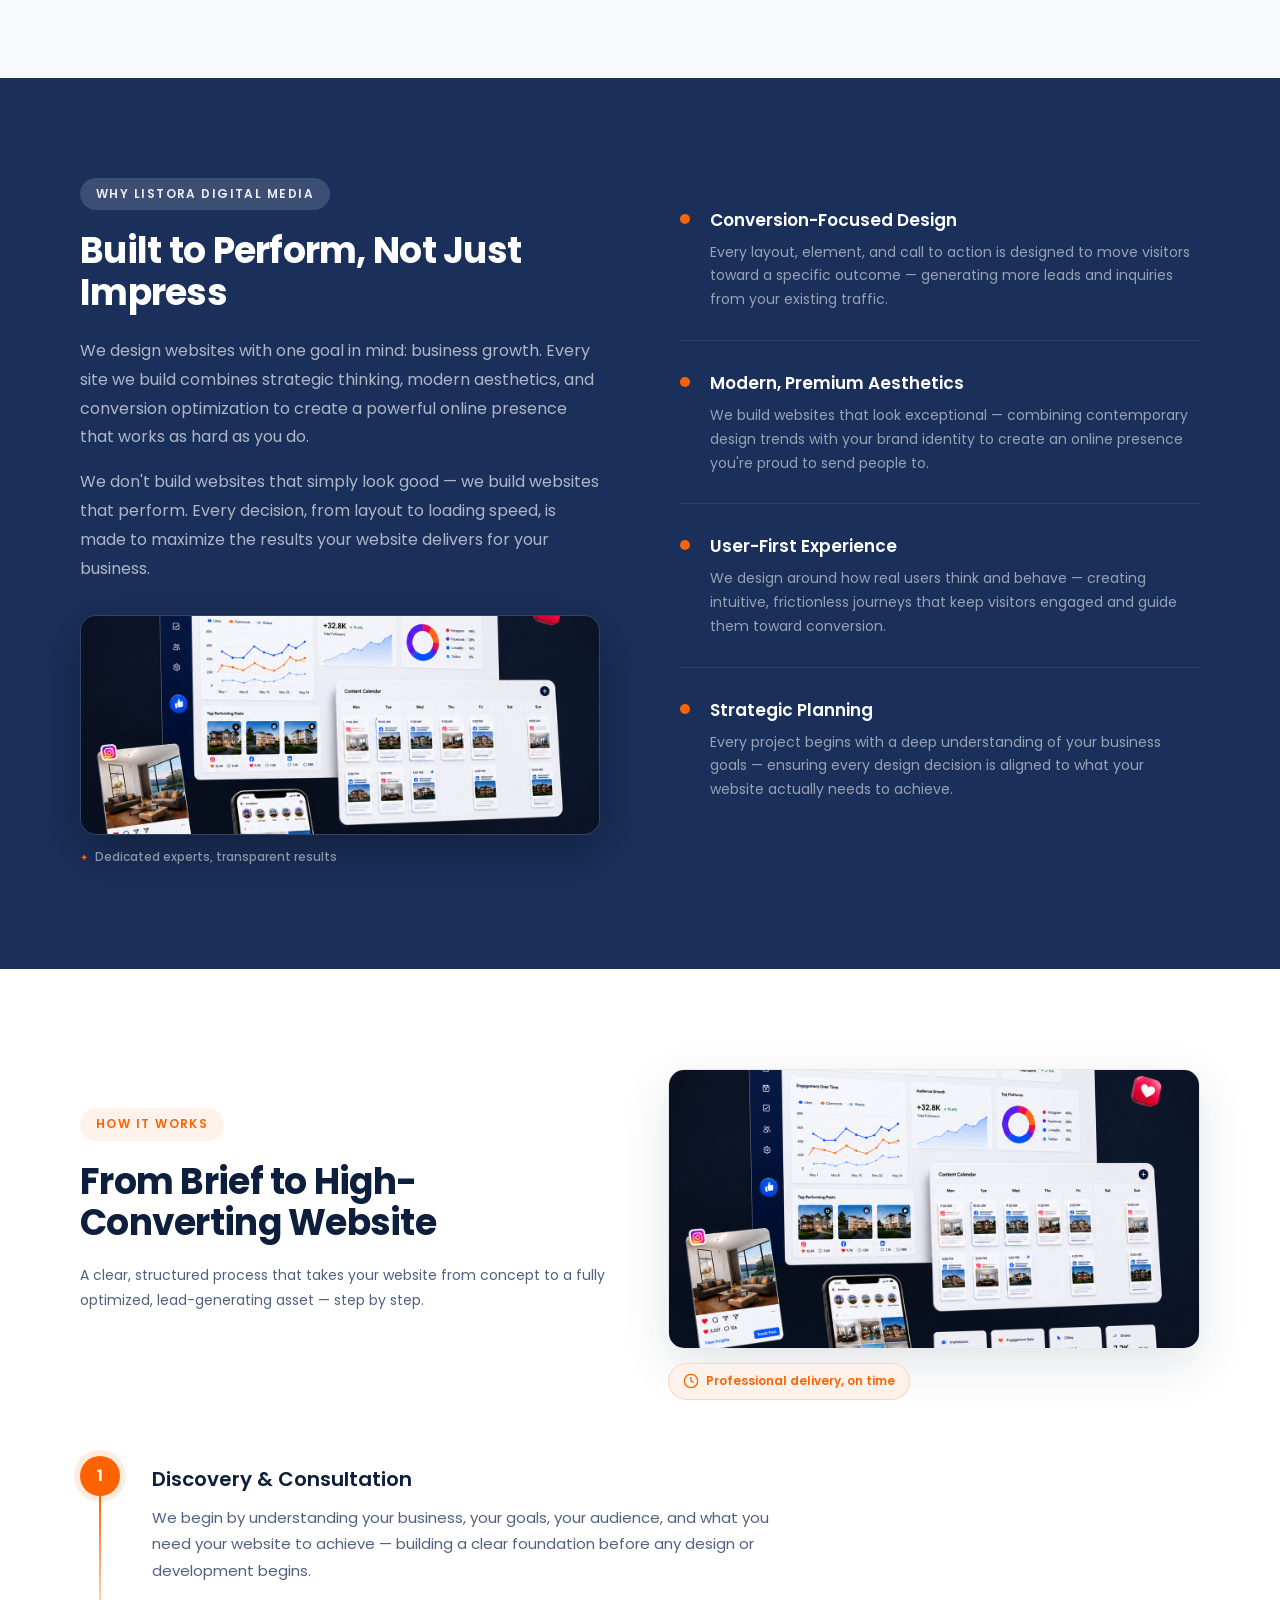
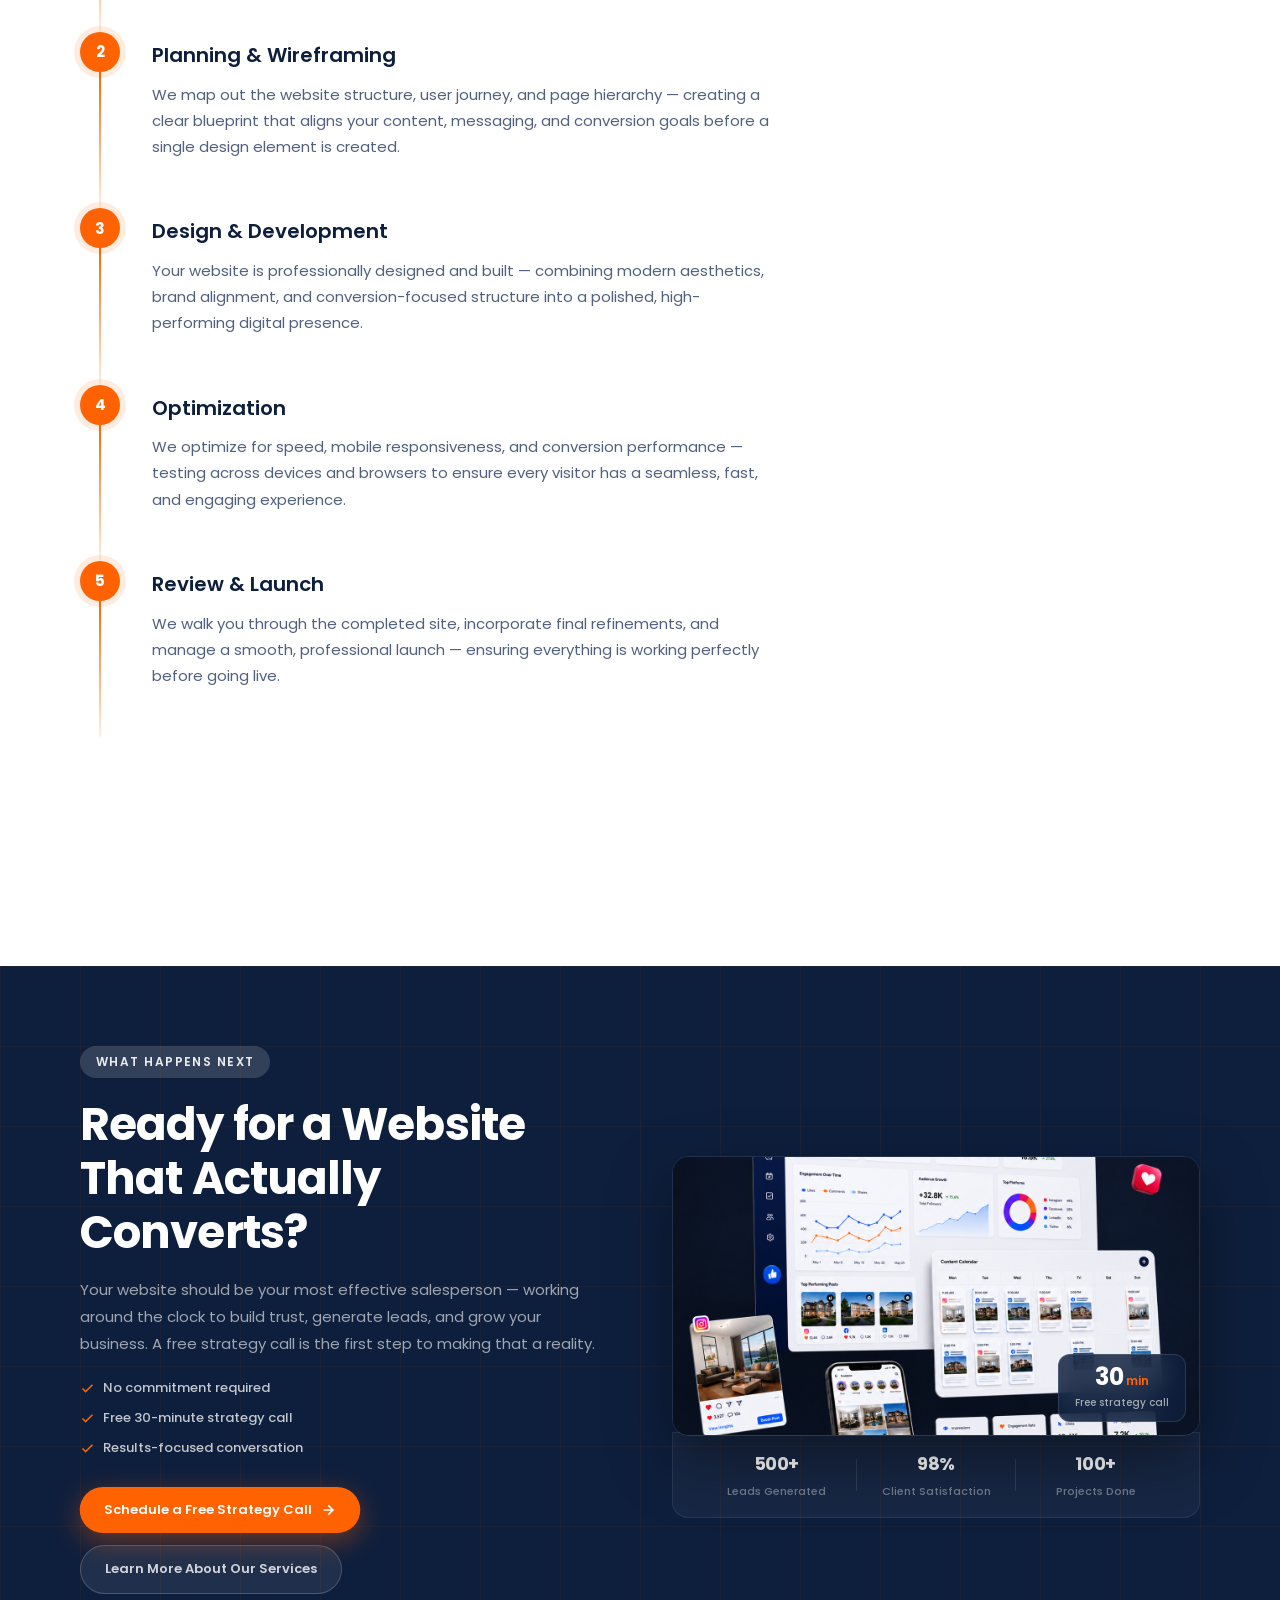
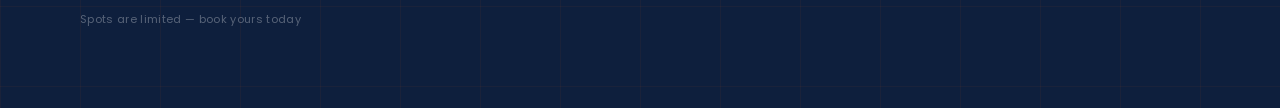
<file: websitelanding.html>
<!DOCTYPE html>
<html lang="en">

<head>
    <meta charset="UTF-8">
    <meta name="viewport" content="width=device-width, initial-scale=1.0">
    <title>Website Design & Landing Pages — Listora Digital Media</title>
    <link rel="preconnect" href="https://fonts.googleapis.com">
    <link rel="preconnect" href="https://fonts.gstatic.com" crossorigin>
    <link href="https://fonts.googleapis.com/css2?family=Poppins:wght@400;500;600;700;800&display=swap"
        rel="stylesheet">
    <link rel="stylesheet" href="anim.css">
</head>

<body>

    <!-- Back Button -->
    <button class="back-btn" onclick="history.back()">
        <svg width="18" height="18" viewBox="0 0 24 24" fill="none" stroke="currentColor" stroke-width="2"
            stroke-linecap="round" stroke-linejoin="round">
            <path d="M19 12H5M12 5l-7 7 7 7" />
        </svg>
        Back
    </button>

    <!-- ═══════════════════════════════════════════════════
         HERO SECTION — Premium Two-Column Layout
    ════════════════════════════════════════════════════ -->
    <section class="hero" data-animate="hero">

        <!-- Background layers -->
        <div class="hero-bg-grid"></div>
        <div class="hero-bg-radial"></div>
        <div class="hero-bg-noise"></div>

        <div class="hero-layout container">

            <!-- ── LEFT COLUMN: Content ───────────────── -->
            <div class="hero-content">

                <!-- Badge -->
                <div class="hero-badge" data-hero-reveal="badge">
                    <span class="hero-badge-dot"></span>
                    <span>Website Design & Landing Pages</span>
                    <span class="hero-badge-arrow">↗</span>
                </div>

                <!-- Heading -->
                <h1 class="hero-title" data-hero-reveal="heading">
                    <span class="hero-word">A</span>
                    <span class="hero-word">Website</span>
                    <span class="hero-word hero-word--break">That</span>
                    <span class="hero-word hero-word--accent">Actually</span>
                    <span class="hero-word hero-word--accent">Converts</span>
                </h1>

                <!-- Description -->
                <p class="hero-desc" data-hero-reveal="desc">
                    Your website is often the first impression potential customers have of your business. We design
                    modern, high-converting websites and landing pages that are strategically built to generate
                    leads, increase conversions, and support long-term business growth.
                </p>

                <!-- CTA Buttons -->
                <div class="hero-ctas" data-hero-reveal="ctas">
                    <a href="#" class="hero-btn hero-btn--primary">
                        <span>Schedule a Free Strategy Call</span>
                        <svg width="18" height="18" viewBox="0 0 24 24" fill="none" stroke="currentColor"
                            stroke-width="2.5">
                            <path d="M5 12h14M12 5l7 7-7 7" />
                        </svg>
                    </a>
                    <a href="#" class="hero-btn hero-btn--secondary">
                        <svg width="16" height="16" viewBox="0 0 24 24" fill="none" stroke="currentColor"
                            stroke-width="2">
                            <circle cx="12" cy="12" r="10" />
                            <polygon points="10 8 16 12 10 16 10 8" fill="currentColor" stroke="none" />
                        </svg>
                        <span>See How It Works</span>
                    </a>
                </div>

                <!-- Trust Indicators -->
                <div class="hero-trust" data-hero-reveal="trust">
                    <div class="trust-divider"></div>
                    <div class="trust-stats">
                        <div class="trust-stat">
                            <span class="trust-stat__number" data-count="500">0</span>
                            <span class="trust-stat__suffix">+</span>
                            <span class="trust-stat__label">Leads Generated</span>
                        </div>
                        <div class="trust-stat-sep"></div>
                        <div class="trust-stat">
                            <span class="trust-stat__number" data-count="100">0</span>
                            <span class="trust-stat__suffix">+</span>
                            <span class="trust-stat__label">Projects Completed</span>
                        </div>
                        <div class="trust-stat-sep"></div>
                        <div class="trust-stat">
                            <span class="trust-stat__number" data-count="98">0</span>
                            <span class="trust-stat__suffix">%</span>
                            <span class="trust-stat__label">Client Satisfaction</span>
                        </div>
                    </div>
                </div>

            </div>

            <!-- ── RIGHT COLUMN: Visuals ──────────────── -->
            <div class="hero-visual" data-hero-reveal="visual">

                <!-- Glow orbs behind image -->
                <div class="hero-glow hero-glow--orange"></div>
                <div class="hero-glow hero-glow--navy"></div>

                <!-- Main hero image -->
                <div class="hero-image-frame">
                    <div class="hero-image-border"></div>
                    <img src="s1.png" alt="Listora Digital Media" class="hero-main-image">
                    <div class="hero-image-overlay"></div>
                </div>

                <!-- Floating card 1 — Conversion Rate -->
                <div class="floating-card floating-1" data-hero-reveal="card1">
                    <div class="floating-card__icon floating-card__icon--orange">
                        <svg width="18" height="18" viewBox="0 0 24 24" fill="none" stroke="currentColor"
                            stroke-width="2">
                            <polyline points="23 6 13.5 15.5 8.5 10.5 1 18" />
                            <polyline points="17 6 23 6 23 12" />
                        </svg>
                    </div>
                    <div class="floating-card__body">
                        <div class="floating-card__text">
                            <span class="floating-card__title">Conversion Rate</span>
                            <span class="floating-card__sub">↑ 284% increase</span>
                        </div>
                    </div>
                    <div class="floating-card__badge floating-card__badge--green">Live</div>
                </div>

                <!-- Floating card 2 — Page Speed -->
                <div class="floating-card floating-2" data-hero-reveal="card2">
                    <div class="floating-card__icon floating-card__icon--blue">
                        <svg width="18" height="18" viewBox="0 0 24 24" fill="none" stroke="currentColor"
                            stroke-width="2">
                            <circle cx="12" cy="12" r="10" />
                            <polyline points="12 6 12 12 16 14" />
                        </svg>
                    </div>
                    <div class="floating-card__body">
                        <div class="floating-card__text">
                            <span class="floating-card__title">Page Speed</span>
                            <span class="floating-card__sub">98 / 100 score</span>
                        </div>
                    </div>
                    <div class="floating-card__sparkline">
                        <svg width="60" height="24" viewBox="0 0 60 24" fill="none">
                            <polyline points="0,20 10,16 20,12 30,8 40,10 50,4 60,2" stroke="#ff6200" stroke-width="2"
                                stroke-linecap="round" stroke-linejoin="round" fill="none" />
                        </svg>
                    </div>
                </div>

                <!-- Floating card 3 — Mobile Ready -->
                <div class="floating-card floating-3" data-hero-reveal="card3">
                    <div class="floating-card__icon floating-card__icon--purple">
                        <svg width="18" height="18" viewBox="0 0 24 24" fill="none" stroke="currentColor"
                            stroke-width="2">
                            <rect x="5" y="2" width="14" height="20" rx="2" ry="2" />
                            <line x1="12" y1="18" x2="12.01" y2="18" />
                        </svg>
                    </div>
                    <div class="floating-card__body">
                        <div class="floating-card__text">
                            <span class="floating-card__title">Mobile Ready</span>
                            <span class="floating-card__sub">Launched 2 days ago</span>
                        </div>
                    </div>
                </div>

                <!-- Floating card 4 — Lead Capture -->
                <div class="floating-card floating-4" data-hero-reveal="card4">
                    <div class="floating-card__icon floating-card__icon--teal">
                        <svg width="18" height="18" viewBox="0 0 24 24" fill="none" stroke="currentColor"
                            stroke-width="2">
                            <path d="M4 4h16c1.1 0 2 .9 2 2v12c0 1.1-.9 2-2 2H4c-1.1 0-2-.9-2-2V6c0-1.1.9-2 2-2z" />
                            <polyline points="22,6 12,13 2,6" />
                        </svg>
                    </div>
                    <div class="floating-card__body">
                        <div class="floating-card__text">
                            <span class="floating-card__title">Lead Capture</span>
                            <span class="floating-card__sub">+9.3K leads this month</span>
                        </div>
                    </div>
                </div>

                <!-- Decorative ring -->
                <div class="hero-deco-ring hero-deco-ring--1" aria-hidden="true"></div>
                <div class="hero-deco-ring hero-deco-ring--2" aria-hidden="true"></div>

            </div>
        </div>

    </section>

    <!-- What's in it for Me -->
    <section class="benefits" data-animate="section">
        <div class="container">
            <div class="benefits-header">
                <div class="benefits-header-text">
                    <div class="section-tag" data-reveal>What's In It For You</div>
                    <h2 class="section-title" data-reveal>Business Outcomes That Move the Needle</h2>
                    <p class="section-intro" data-reveal>
                        A professionally designed website isn't just about looking good — it's your most
                        powerful 24/7 sales and marketing asset, working to generate leads and build
                        credibility around the clock.
                    </p>
                </div>
                <div class="benefits-header-image" data-reveal>
                    <img src="s1.png" alt="Website Design Benefits" class="section-feature-img">
                    <div class="section-img-badge">
                        <svg width="16" height="16" viewBox="0 0 24 24" fill="none" stroke="currentColor"
                            stroke-width="2">
                            <polyline points="23 6 13.5 15.5 8.5 10.5 1 18" />
                            <polyline points="17 6 23 6 23 12" />
                        </svg>
                        Your 24/7 sales and marketing asset
                    </div>
                </div>
            </div>
            <div class="benefits-grid">
                <div class="benefit-card" data-reveal data-delay="0">
                    <div class="benefit-icon">
                        <svg width="28" height="28" viewBox="0 0 24 24" fill="none" stroke="currentColor"
                            stroke-width="1.8">
                            <path
                                d="M12 2l3.09 6.26L22 9.27l-5 4.87 1.18 6.88L12 17.77l-6.18 3.25L7 14.14 2 9.27l6.91-1.01L12 2z" />
                        </svg>
                    </div>
                    <h3>Build Credibility and Trust</h3>
                    <p>A modern, professional website signals legitimacy and authority — giving potential
                        customers the confidence to choose your business over a competitor with a weaker
                        online presence.</p>
                </div>
                <div class="benefit-card" data-reveal data-delay="100">
                    <div class="benefit-icon">
                        <svg width="28" height="28" viewBox="0 0 24 24" fill="none" stroke="currentColor"
                            stroke-width="1.8">
                            <path d="M17 21v-2a4 4 0 00-4-4H5a4 4 0 00-4 4v2" />
                            <circle cx="9" cy="7" r="4" />
                            <path d="M23 21v-2a4 4 0 00-3-3.87" />
                            <path d="M16 3.13a4 4 0 010 7.75" />
                        </svg>
                    </div>
                    <h3>Generate More Leads</h3>
                    <p>Strategic layouts, compelling calls to action, and optimized lead capture forms
                        turn passive visitors into active inquiries — growing your pipeline consistently
                        without additional ad spend.</p>
                </div>
                <div class="benefit-card" data-reveal data-delay="200">
                    <div class="benefit-icon">
                        <svg width="28" height="28" viewBox="0 0 24 24" fill="none" stroke="currentColor"
                            stroke-width="1.8">
                            <polyline points="23 6 13.5 15.5 8.5 10.5 1 18" />
                            <polyline points="17 6 23 6 23 12" />
                        </svg>
                    </div>
                    <h3>Increase Conversion Rates</h3>
                    <p>Every design decision — from page structure to button placement — is made with
                        conversion in mind, ensuring more of your visitors take the action you need them
                        to take.</p>
                </div>
                <div class="benefit-card" data-reveal data-delay="300">
                    <div class="benefit-icon">
                        <svg width="28" height="28" viewBox="0 0 24 24" fill="none" stroke="currentColor"
                            stroke-width="1.8">
                            <rect x="5" y="2" width="14" height="20" rx="2" ry="2" />
                            <line x1="12" y1="18" x2="12.01" y2="18" />
                        </svg>
                    </div>
                    <h3>Improve Customer Experience</h3>
                    <p>A fast, intuitive, mobile-optimized website keeps visitors engaged and reduces
                        frustration — creating a seamless digital experience that reflects positively
                        on your brand.</p>
                </div>
                <div class="benefit-card" data-reveal data-delay="400">
                    <div class="benefit-icon">
                        <svg width="28" height="28" viewBox="0 0 24 24" fill="none" stroke="currentColor"
                            stroke-width="1.8">
                            <rect x="2" y="3" width="20" height="14" rx="2" />
                            <path d="M8 21h8M12 17v4" />
                        </svg>
                    </div>
                    <h3>Strengthen Brand Authority</h3>
                    <p>A cohesive, premium online presence reinforces your brand identity and positions
                        your business as the credible, established choice in your market.</p>
                </div>
                <div class="benefit-card" data-reveal data-delay="500">
                    <div class="benefit-icon">
                        <svg width="28" height="28" viewBox="0 0 24 24" fill="none" stroke="currentColor"
                            stroke-width="1.8">
                            <circle cx="12" cy="12" r="10" />
                            <polyline points="12 6 12 12 16 14" />
                        </svg>
                    </div>
                    <h3>Create a Competitive Advantage</h3>
                    <p>While competitors rely on outdated websites, a high-performing site puts you
                        ahead — capturing the customers they're losing and establishing your business
                        as the obvious, modern choice.</p>
                </div>
            </div><!-- /.benefits-grid -->
        </div>
    </section>

    <!-- Problems It Solves -->
    <section class="problems" data-animate="section">
        <div class="container">
            <div class="problems-top">
                <div class="problems-top-text">
                    <div class="section-tag light" data-reveal>What Problems It Solves</div>
                    <h2 class="section-title light" data-reveal>Sound Familiar?</h2>
                    <p class="section-intro light" data-reveal>
                        Most businesses know their website isn't working as hard as it should — but
                        aren't sure why. These are the barriers we eliminate.
                    </p>
                </div>
                <div class="problems-top-image" data-reveal>
                    <img src="s1.png" alt="Common Website Problems"
                        class="section-feature-img section-feature-img--light">
                    <div class="section-img-badge section-img-badge--light">
                        <svg width="16" height="16" viewBox="0 0 24 24" fill="none" stroke="currentColor"
                            stroke-width="2">
                            <circle cx="12" cy="12" r="10" />
                            <line x1="12" y1="8" x2="12" y2="12" />
                            <line x1="12" y1="16" x2="12.01" y2="16" />
                        </svg>
                        6 problems we eliminate for you
                    </div>
                </div>
            </div>
            <div class="problems-list">
                <div class="problem-item" data-reveal data-delay="0">
                    <div class="problem-number">01</div>
                    <div class="problem-content">
                        <h3>"Our website looks outdated and doesn't reflect our brand."</h3>
                        <p>An outdated website erodes trust before a visitor reads a single word. We
                            redesign with modern aesthetics and premium presentation that immediately
                            signals professionalism and credibility.</p>
                    </div>
                </div>
                <div class="problem-item" data-reveal data-delay="100">
                    <div class="problem-number">02</div>
                    <div class="problem-content">
                        <h3>"People visit our website but don't get in touch."</h3>
                        <p>Traffic without conversions is a design problem. We build conversion-focused
                            layouts with strategic calls to action and optimized lead capture forms that
                            turn visitors into active inquiries.</p>
                    </div>
                </div>
                <div class="problem-item" data-reveal data-delay="200">
                    <div class="problem-number">03</div>
                    <div class="problem-content">
                        <h3>"Our website is slow and frustrating to navigate."</h3>
                        <p>Slow load times and confusing navigation drive visitors away before they
                            convert. We optimize speed and user experience to keep people engaged and
                            moving toward the action you need them to take.</p>
                    </div>
                </div>
                <div class="problem-item" data-reveal data-delay="300">
                    <div class="problem-number">04</div>
                    <div class="problem-content">
                        <h3>"Our website doesn't work properly on mobile devices."</h3>
                        <p>More than half of web traffic is mobile. A site that isn't optimized for
                            smartphones and tablets loses those visitors immediately. Every site we
                            build is fully responsive across all screen sizes.</p>
                    </div>
                </div>
                <div class="problem-item" data-reveal data-delay="400">
                    <div class="problem-number">05</div>
                    <div class="problem-content">
                        <h3>"Our landing pages aren't generating the leads we expected."</h3>
                        <p>A generic landing page won't cut through in a competitive market. We design
                            purpose-built landing pages with targeted messaging, trust signals, and
                            conversion-optimized structures that deliver measurable results.</p>
                    </div>
                </div>
                <div class="problem-item" data-reveal data-delay="500">
                    <div class="problem-number">06</div>
                    <div class="problem-content">
                        <h3>"Our website isn't helping us rank on search engines."</h3>
                        <p>A beautiful website that search engines can't find won't grow your business.
                            We build with an SEO-friendly structure from the ground up — giving your
                            site the technical foundation it needs to rank and be discovered.</p>
                    </div>
                </div>
            </div>
        </div>
    </section>

    <!-- What's Included -->
    <section class="included" data-animate="section">
        <div class="container">
            <div class="included-header">
                <div>
                    <div class="section-tag" data-reveal>What's Included</div>
                    <h2 class="section-title" data-reveal>A Complete Website Growth System</h2>
                    <p class="section-intro" data-reveal>
                        Every component works together — design, performance, conversion strategy, and
                        SEO structure — to create a website that doesn't just look exceptional, but
                        actively generates leads and supports business growth.
                    </p>
                </div>
                <div class="included-header-image" data-reveal>
                    <img src="s1.png" alt="Complete Website Design System" class="section-feature-img">
                    <div class="section-img-badge">
                        <svg width="16" height="16" viewBox="0 0 24 24" fill="none" stroke="currentColor"
                            stroke-width="2">
                            <path d="M22 11.08V12a10 10 0 11-5.93-9.14" />
                            <polyline points="22 4 12 14.01 9 11.01" />
                        </svg>
                        Everything you need, nothing you don't
                    </div>
                </div>
            </div>
            <div class="included-grid">
                <div class="included-card" data-reveal data-delay="0">
                    <div class="included-icon">
                        <svg width="32" height="32" viewBox="0 0 24 24" fill="none" stroke="#ff6200" stroke-width="1.8">
                            <rect x="3" y="3" width="18" height="18" rx="2" />
                            <path d="M3 9h18M9 21V9" />
                        </svg>
                    </div>
                    <h3>Website & Landing Page Design</h3>
                    <ul>
                        <li>Custom website design</li>
                        <li>Conversion-focused landing page design</li>
                        <li>Modern and premium aesthetics</li>
                        <li>Brand-aligned visual identity</li>
                        <li>Strategic call-to-action placement</li>
                    </ul>
                </div>
                <div class="included-card" data-reveal data-delay="150">
                    <div class="included-icon">
                        <svg width="32" height="32" viewBox="0 0 24 24" fill="none" stroke="#ff6200" stroke-width="1.8">
                            <rect x="5" y="2" width="14" height="20" rx="2" ry="2" />
                            <line x1="12" y1="18" x2="12.01" y2="18" />
                        </svg>
                    </div>
                    <h3>Performance & Mobile Optimization</h3>
                    <ul>
                        <li>Full mobile responsiveness</li>
                        <li>Page speed optimization</li>
                        <li>Cross-device and cross-browser testing</li>
                        <li>User experience optimization</li>
                        <li>Bounce rate reduction strategies</li>
                    </ul>
                </div>
                <div class="included-card" data-reveal data-delay="300">
                    <div class="included-icon">
                        <svg width="32" height="32" viewBox="0 0 24 24" fill="none" stroke="#ff6200" stroke-width="1.8">
                            <path d="M17 21v-2a4 4 0 00-4-4H5a4 4 0 00-4 4v2" />
                            <circle cx="9" cy="7" r="4" />
                            <path d="M23 21v-2a4 4 0 00-3-3.87" />
                            <path d="M16 3.13a4 4 0 010 7.75" />
                        </svg>
                    </div>
                    <h3>Lead Generation & Conversion</h3>
                    <ul>
                        <li>Lead capture form design and setup</li>
                        <li>Conversion-optimized page layouts</li>
                        <li>Trust signal integration</li>
                        <li>Call-to-action strategy and copywriting</li>
                    </ul>
                </div>
                <div class="included-card" data-reveal data-delay="450">
                    <div class="included-icon">
                        <svg width="32" height="32" viewBox="0 0 24 24" fill="none" stroke="#ff6200" stroke-width="1.8">
                            <circle cx="11" cy="11" r="8" />
                            <path d="M21 21l-4.35-4.35" />
                        </svg>
                    </div>
                    <h3>SEO Structure & Ongoing Support</h3>
                    <ul>
                        <li>SEO-friendly website structure</li>
                        <li>Technical SEO foundations</li>
                        <li>Post-launch review and refinements</li>
                        <li>Ongoing support options</li>
                        <li>Growth-focused continuous improvements</li>
                    </ul>
                </div>
            </div>
        </div>
    </section>

    <!-- Why Trust Listora -->
    <section class="trust" data-animate="section">
        <div class="container">
            <div class="trust-inner">
                <div class="trust-left" data-reveal>
                    <div class="section-tag light">Why Listora Digital Media</div>
                    <h2 class="section-title light">Built to Perform, Not Just Impress</h2>
                    <p class="trust-body light">
                        We design websites with one goal in mind: business growth. Every site we build
                        combines strategic thinking, modern aesthetics, and conversion optimization to
                        create a powerful online presence that works as hard as you do.
                    </p>
                    <p class="trust-body light">
                        We don't build websites that simply look good — we build websites that perform.
                        Every decision, from layout to loading speed, is made to maximize the results
                        your website delivers for your business.
                    </p>
                    <div class="trust-left-image" data-reveal>
                        <img src="s1.png" alt="Listora Digital Media Team" class="trust-img">
                        <div class="trust-img-caption">
                            <span class="trust-img-caption__icon">✦</span>
                            Dedicated experts, transparent results
                        </div>
                    </div>
                </div>
                <div class="trust-right">
                    <div class="trust-pillar" data-reveal data-delay="0">
                        <div class="pillar-dot"></div>
                        <div>
                            <h4>Conversion-Focused Design</h4>
                            <p>Every layout, element, and call to action is designed to move visitors
                                toward a specific outcome — generating more leads and inquiries from
                                your existing traffic.</p>
                        </div>
                    </div>
                    <div class="trust-pillar" data-reveal data-delay="100">
                        <div class="pillar-dot"></div>
                        <div>
                            <h4>Modern, Premium Aesthetics</h4>
                            <p>We build websites that look exceptional — combining contemporary design
                                trends with your brand identity to create an online presence you're
                                proud to send people to.</p>
                        </div>
                    </div>
                    <div class="trust-pillar" data-reveal data-delay="200">
                        <div class="pillar-dot"></div>
                        <div>
                            <h4>User-First Experience</h4>
                            <p>We design around how real users think and behave — creating intuitive,
                                frictionless journeys that keep visitors engaged and guide them toward
                                conversion.</p>
                        </div>
                    </div>
                    <div class="trust-pillar" data-reveal data-delay="300">
                        <div class="pillar-dot"></div>
                        <div>
                            <h4>Strategic Planning</h4>
                            <p>Every project begins with a deep understanding of your business goals
                                — ensuring every design decision is aligned to what your website
                                actually needs to achieve.</p>
                        </div>
                    </div>
                </div>
            </div>
        </div>
    </section>

    <!-- Process -->
    <section class="process" data-animate="section">
        <div class="container">
            <div class="process-header">
                <div class="process-header-text">
                    <div class="section-tag" data-reveal>How It Works</div>
                    <h2 class="section-title" data-reveal>From Brief to High-Converting Website</h2>
                    <p class="section-intro" data-reveal>A clear, structured process that takes your website
                        from concept to a fully optimized, lead-generating asset — step by step.</p>
                </div>
                <div class="process-header-image" data-reveal>
                    <img src="s1.png" alt="Our Process Overview" class="section-feature-img">
                    <div class="section-img-badge">
                        <svg width="16" height="16" viewBox="0 0 24 24" fill="none" stroke="currentColor"
                            stroke-width="2">
                            <circle cx="12" cy="12" r="10" />
                            <polyline points="12 6 12 12 16 14" />
                        </svg>
                        Professional delivery, on time
                    </div>
                </div>
            </div>
            <div class="process-layout">
                <div class="process-steps">
                    <div class="process-step" data-reveal data-delay="0">
                        <div class="step-line"></div>
                        <div class="step-num">1</div>
                        <div class="step-body">
                            <h3>Discovery & Consultation</h3>
                            <p>We begin by understanding your business, your goals, your audience, and
                                what you need your website to achieve — building a clear foundation
                                before any design or development begins.</p>
                        </div>
                    </div>
                    <div class="process-step" data-reveal data-delay="150">
                        <div class="step-line"></div>
                        <div class="step-num">2</div>
                        <div class="step-body">
                            <h3>Planning & Wireframing</h3>
                            <p>We map out the website structure, user journey, and page hierarchy —
                                creating a clear blueprint that aligns your content, messaging, and
                                conversion goals before a single design element is created.</p>
                        </div>
                    </div>
                    <div class="process-step" data-reveal data-delay="300">
                        <div class="step-line"></div>
                        <div class="step-num">3</div>
                        <div class="step-body">
                            <h3>Design & Development</h3>
                            <p>Your website is professionally designed and built — combining modern
                                aesthetics, brand alignment, and conversion-focused structure into a
                                polished, high-performing digital presence.</p>
                        </div>
                    </div>
                    <div class="process-step" data-reveal data-delay="450">
                        <div class="step-line"></div>
                        <div class="step-num">4</div>
                        <div class="step-body">
                            <h3>Optimization</h3>
                            <p>We optimize for speed, mobile responsiveness, and conversion performance
                                — testing across devices and browsers to ensure every visitor has a
                                seamless, fast, and engaging experience.</p>
                        </div>
                    </div>
                    <div class="process-step" data-reveal data-delay="600">
                        <div class="step-line"></div>
                        <div class="step-num">5</div>
                        <div class="step-body">
                            <h3>Review & Launch</h3>
                            <p>We walk you through the completed site, incorporate final refinements,
                                and manage a smooth, professional launch — ensuring everything is
                                working perfectly before going live.</p>
                        </div>
                    </div>
                    <div class="process-step last" data-reveal data-delay="750">
                        <div class="step-num">6</div>
                        <div class="step-body">
                            <h3>Growth & Support</h3>
                            <p>Post-launch, we provide ongoing support and continuous improvements —
                                monitoring performance, refining what's working, and evolving your
                                website as your business grows.</p>
                        </div>
                    </div>
                </div>
            </div>
        </div>
    </section>

    <!-- CTA -->
    <section class="cta" data-animate="section">
        <div class="cta-grid-bg"></div>
        <div class="container">
            <div class="cta-inner">

                <!-- Left: text + actions -->
                <div class="cta-left" data-reveal>
                    <div class="section-tag light">What Happens Next</div>
                    <h2 class="cta-title">Ready for a Website That Actually Converts?</h2>
                    <p class="cta-body">
                        Your website should be your most effective salesperson — working around the clock
                        to build trust, generate leads, and grow your business. A free strategy call is
                        the first step to making that a reality.
                    </p>

                    <!-- Trust micro-signals -->
                    <ul class="cta-trust-list">
                        <li>
                            <svg width="15" height="15" viewBox="0 0 24 24" fill="none" stroke="currentColor"
                                stroke-width="2.5">
                                <polyline points="20 6 9 17 4 12" />
                            </svg>
                            No commitment required
                        </li>
                        <li>
                            <svg width="15" height="15" viewBox="0 0 24 24" fill="none" stroke="currentColor"
                                stroke-width="2.5">
                                <polyline points="20 6 9 17 4 12" />
                            </svg>
                            Free 30-minute strategy call
                        </li>
                        <li>
                            <svg width="15" height="15" viewBox="0 0 24 24" fill="none" stroke="currentColor"
                                stroke-width="2.5">
                                <polyline points="20 6 9 17 4 12" />
                            </svg>
                            Results-focused conversation
                        </li>
                    </ul>

                    <div class="cta-actions">
                        <a href="#" class="cta-btn primary">
                            Schedule a Free Strategy Call
                            <svg width="16" height="16" viewBox="0 0 24 24" fill="none" stroke="currentColor"
                                stroke-width="2.5">
                                <path d="M5 12h14M12 5l7 7-7 7" />
                            </svg>
                        </a>
                        <a href="#" class="cta-btn secondary">Learn More About Our Services</a>
                    </div>
                    <p class="cta-note">Spots are limited — book yours today</p>
                </div>

                <!-- Right: image card -->
                <div class="cta-right" data-reveal>
                    <div class="cta-image-wrap">
                        <img src="s1.png" alt="Free Website Strategy Call" class="cta-feature-img">
                        <div class="cta-feature-overlay">
                            <div class="cta-feature-stat">
                                <span class="cta-feature-stat__number">30</span>
                                <span class="cta-feature-stat__unit">min</span>
                            </div>
                            <span class="cta-feature-stat__label">Free strategy call</span>
                        </div>
                    </div>

                    <!-- Stats row below image -->
                    <div class="cta-stats">
                        <div class="cta-stat">
                            <span class="cta-stat__num">500+</span>
                            <span class="cta-stat__lbl">Leads Generated</span>
                        </div>
                        <div class="cta-stat-sep"></div>
                        <div class="cta-stat">
                            <span class="cta-stat__num">98%</span>
                            <span class="cta-stat__lbl">Client Satisfaction</span>
                        </div>
                        <div class="cta-stat-sep"></div>
                        <div class="cta-stat">
                            <span class="cta-stat__num">100+</span>
                            <span class="cta-stat__lbl">Projects Done</span>
                        </div>
                    </div>
                </div>

            </div>
        </div>
    </section>

    <script src="animations.js"></script>
</body>

</html>
</file>
<file: style.css>
/* ===================================================
   VARIABLES
=================================================== */

:root {
    /* Brand Colours */
    --clr-navy: #032B66;
    --clr-navy-deep: #021f4b;
    --clr-navy-dark: #032B66;
    --clr-navy-mid: #032B66;
    --clr-orange: #FF6600;
    --clr-orange-alt: #FF6200;
    --clr-orange-dark: #e85a00;
    --clr-orange-soft: #f26b2c;
    --clr-orange-pale: #f5ddd1;

    /* Neutrals */
    --clr-white: #ffffff;
    --clr-body-bg: #f8faff;
    --clr-border: #E6EAF0;
    --clr-text-muted: #4B5E7A;
    --clr-text-dark: #032B66;

    /* Typography */
    --font-base: 'Poppins', sans-serif;

    /* Spacing */
    --section-pad-y: 80px;
    --section-pad-y-sm: 50px;
    --container-max: 1280px;
    --container-wide: 1400px;
    --container-px: 40px;
    --container-px-sm: 20px;

    /* Shadows */
    --shadow-card: 0 12px 30px rgba(3, 43, 102, 0.07);
    --shadow-card-hover: 0 20px 50px rgba(3, 43, 102, 0.13);

    /* Radius */
    --radius-card: 20px;
    --radius-btn: 50px;

    /* Transitions */
    --transition: 0.35s ease;
}


/* ===================================================
   RESET
=================================================== */

*,
*::before,
*::after {
    margin: 0;
    padding: 0;
    box-sizing: border-box;
}

html {
    scroll-behavior: smooth;
}

body {
    font-family: var(--font-base);
    overflow-x: hidden;
    color: var(--clr-text-dark);
}

ul {
    list-style: none;
}

img {
    max-width: 100%;
    display: block;
}

a {
    text-decoration: none;
}

/* Screen-reader only utility */
.sr-only {
    position: absolute;
    width: 1px;
    height: 1px;
    padding: 0;
    margin: -1px;
    overflow: hidden;
    clip: rect(0, 0, 0, 0);
    white-space: nowrap;
    border: 0;
}


/* ===================================================
   LAYOUT UTILITIES
=================================================== */

.container {
    width: 100%;
    max-width: var(--container-max);
    margin: 0 auto;
    padding: 0 var(--container-px);
}

.container--wide {
    width: 100%;
    max-width: var(--container-wide);
    margin: 0 auto;
    padding: 0 var(--container-px);
}


/* ===================================================
   TYPOGRAPHY HELPERS
=================================================== */

.section-tag {
    display: inline-flex;
    align-items: center;
    gap: 8px;
    background: rgba(255, 98, 0, 0.08);
    color: var(--clr-orange-alt);
    padding: 8px 16px;
    border-radius: 50px;
    font-size: 13px;
    font-weight: 600;
    margin-bottom: 18px;
}

.section-header {
    text-align: center;
    margin-bottom: 40px;
}

.section-header h2 {
    font-size: clamp(2rem, 4vw, 2.8rem);
    font-weight: 800;
    line-height: 1.2;
    color: var(--clr-navy);
    margin-bottom: 12px;
}

.section-header p {
    max-width: 760px;
    margin: 0 auto;
    color: var(--clr-text-muted);
    font-size: 16px;
    line-height: 1.8;
}


/* ===================================================
   HERO
=================================================== */

.hero {
    width: 100%;
    min-height: 100vh;
    background:
        linear-gradient(rgba(0, 0, 0, 0), rgba(0, 0, 0, 0.03)),
        url("laptop.png") center / cover no-repeat;
    position: relative;
    display: flex;
    align-items: center;
    padding: 0 5%;
}


/* ===================================================
   NAVBAR
=================================================== */

.navbar {
    position: absolute;
    top: 0;
    left: 0;
    width: 100%;
    padding: 25px 5%;
    display: flex;
    justify-content: space-between;
    align-items: center;
    z-index: 1000;
}

.logo {
    display: flex;
    align-items: center;
}

.logo img {
    width: 70px;
    transition: transform var(--transition);
}

.logo:hover img {
    transform: scale(1.05);
}

/* Desktop Nav Links */
.nav-links {
    display: flex;
    align-items: center;
    gap: 55px;
}

.nav-links a {
    position: relative;
    color: #000;
    font-size: 18px;
    font-weight: 500;
    transition: color var(--transition);
}

.nav-links a:hover {
    color: var(--clr-navy);
}

.nav-links a::after {
    content: "";
    position: absolute;
    left: 0;
    bottom: -8px;
    width: 0;
    height: 2px;
    background: var(--clr-orange);
    transition: width 0.35s ease;
}

.nav-links a:hover::after,
.nav-links a.active::after {
    width: 100%;
}

.nav-links a.active {
    color: var(--clr-navy);
    font-weight: 600;
}

/* CTA Button */
.subscribe-btn {
    display: inline-flex;
    align-items: center;
    gap: 10px;
    color: var(--clr-white);
    background: var(--clr-orange);
    padding: 14px 26px;
    border-radius: var(--radius-btn);
    font-size: 16px;
    font-weight: 600;
    white-space: nowrap;
    transition: background var(--transition), transform var(--transition);
}

.subscribe-btn:hover {
    background: var(--clr-orange-dark);
    transform: translateY(-3px);
}

.subscribe-btn i {
    color: var(--clr-white);
    font-size: 18px;
}

/* Hamburger Button */
.menu-btn {
    display: none;
    flex-direction: column;
    gap: 5px;
    cursor: pointer;
    background: none;
    border: none;
    padding: 4px;
}

.menu-btn span {
    width: 28px;
    height: 3px;
    background: #000;
    border-radius: 20px;
    transition: var(--transition);
    display: block;
}

/* Hero Content */
.hero-content {
    max-width: 650px;
    color: #032B66;
    margin-top: 2px;
}

.hero-content h1 {
    font-size: clamp(32px, 4vw, 48px);
    font-weight: 800;
    line-height: 1.22;
    margin-bottom: 20px;
    color: #032B66;
}

.hero-content p {
    max-width: 500px;
    margin-bottom: 80px;
    font-size: 17px;
    line-height: 1.7;
    color: #4B5E7A;
}

.typing-text {
    display: inline-block;
    min-width: 350px;
    color: var(--clr-orange);
    opacity: 1;
    transform: translateY(0);
    transition: opacity 0.8s ease, transform 0.8s ease;
}


/* ===================================================
   HERO RESPONSIVE
=================================================== */

@media (max-width: 1200px) {
    .nav-links {
        gap: 35px;
    }

    .hero-content {
        max-width: 600px;
    }
}

@media (max-width: 991px) {
    .hero {
        background:
            linear-gradient(rgba(0, 0, 0, 0.15), rgba(0, 0, 0, 0.25)),
            url("TABLET FINAL.png") center / cover no-repeat;
    }

    .menu-btn {
        display: flex;
    }

    .subscribe-btn {
        display: none;
    }

    .hero-content {
        padding: 16px 5%;
        margin-bottom: 230px;

    }

    .nav-links {
        position: absolute;
        top: 100%;
        left: 0;
        width: 100%;
        background: rgba(0, 0, 0, 0.95);
        backdrop-filter: blur(10px);
        flex-direction: column;
        align-items: center;
        gap: 25px;
        max-height: 0;
        overflow: hidden;
        transition: max-height 0.4s ease, padding 0.4s ease;
    }

    .nav-links.active {
        max-height: 400px;
        padding: 30px 0;
    }

    .nav-links li {
        width: 100%;
        text-align: center;
    }

    .nav-links a {
        color: var(--clr-white);
    }

    .nav-links a:hover,
    .nav-links a.active {
        color: var(--clr-orange);
    }

    .hero-content,
    .hero-content p {
        max-width: 100%;
    }
}

@media (max-width: 767px) {
    .hero {
        background:
            linear-gradient(rgba(0, 0, 0, 0), rgba(0, 0, 0, 0)),
            url("mobile.png") center / cover no-repeat;
        justify-content: center;
        text-align: center;
        padding: 10px 8%;
    }


    .hero-content {
        padding: 16px 5%;
        margin-bottom: 230px;

    }

    .hero-content p {
        margin-bottom: 20px;
    }

    .typing-text {
        font-size: clamp(28px, 7vw, 38px);
        min-width: auto;
    }

    .logo img {
        width: 60px;
    }
}

@media (max-width: 576px) {
    .hero .navbar {
        padding: 16px 5%;
    }

    .hero-content {
        padding: 16px 5%;
        margin-bottom: 230px;

    }

    .hero-content p {
        font-size: 14px;
        line-height: 1.7;
        margin-bottom: 20px;
    }
}

@media (max-width: 400px) {

    .hero-content {
        padding: 16px 5%;
        margin-bottom: 230px;

    }

    .logo img {
        width: 55px;
    }
}


/* ===================================================
   PROBLEM CARDS
=================================================== */

:root {
    --navy: #032B66;
    --navy-dark: #021f4b;
    --navy-mid: #032B66;
    --orange: #FF6200;
    --orange-lt: #FF7D2A;
    --white: #ffffff;
    --bg: #F2F5FB;
    --border: #E0E7F2;
    --text-body: #4B5E7A;
    --text-heading: #0f1f3d;
    --radius: 16px;
}

.problems-section {
    padding: 66px 0 30px;
    background:
        radial-gradient(ellipse 80% 45% at 50% -5%,
            rgba(3, 43, 102, 0.08) 0%, transparent 70%),
        var(--bg);
}

.container {
    width: 100%;
    max-width: 1300px;
    margin: auto;
    padding: 0 24px;
}

/* ============================================================
   SECTION HEADER
============================================================ */
.section-header {
    text-align: center;
    margin-bottom: 20px;
}

.section-tag {
    display: inline-flex;
    align-items: center;
    gap: 8px;
    padding: 7px 18px;
    border-radius: 50px;
    background: rgba(255, 98, 0, 0.07);
    border: 1px solid rgba(255, 98, 0, 0.18);
    color: var(--orange);
    font-size: 11.5px;
    font-weight: 600;
    letter-spacing: 0.07em;
    text-transform: uppercase;
    margin-bottom: 20px;
}

.tag-dot {
    width: 6px;
    height: 6px;
    border-radius: 50%;
    background: var(--orange);
    flex-shrink: 0;
    animation: blink 2s ease-in-out infinite;
}

@keyframes blink {

    0%,
    100% {
        opacity: 1;
    }

    50% {
        opacity: 0.35;
    }
}

.section-header h2 {
    font-size: clamp(2rem, 4vw, 3rem);
    font-weight: 800;
    line-height: 1.15;
    color: var(--navy);
    margin-bottom: 10px;
    letter-spacing: -0.01em;
}

.gradient-text {
    background: linear-gradient(90deg, var(--orange) 0%, #ff9a3c 100%);
    -webkit-background-clip: text;
    -webkit-text-fill-color: transparent;
    background-clip: text;
}

.section-header>p {
    max-width: 1000px;
    margin: 0 auto;
    font-size: 15.5px;
    font-weight: 400;
    color: var(--text-body);
    line-height: 1.8;
    margin-bottom: 20px;
}

/* ============================================================
   CARDS GRID
============================================================ */
.cards-grid {
    display: grid;
    grid-template-columns: repeat(3, 1fr);
    gap: 22px;
    align-items: start;
}

/* ============================================================
   PROBLEM CARD — CURTAIN REVEAL
   ─────────────────────────────────────────────────────────
   The pain panel is position:absolute, anchored to the card.
   It sits BEHIND the card-header (z-index 3) and slides DOWN
   over the card-body using clip-path — like a curtain dropping.

   Closed: clip-path: inset(0 0 100% 0)  → fully hidden
   Open:   clip-path: inset(0 0 0% 0)    → fully revealed

   clip-path animates the VISIBLE region from the top down,
   creating an authentic curtain-drop effect.
   Arrow points DOWN when closed, UP when open.
   ============================================================ */

.problem-card {
    position: relative;
    border-radius: var(--radius);
    background: var(--white);
    border: 1.5px solid var(--border);
    overflow: visible;
    /* panel can overlap siblings */
    z-index: 1;
    margin-bottom: 32px;

    /* scroll entrance */
    opacity: 0;
    transform: translateY(36px);
    transition:
        opacity 0.75s cubic-bezier(0.22, 1, 0.36, 1),
        transform 0.75s cubic-bezier(0.22, 1, 0.36, 1),
        box-shadow 0.55s cubic-bezier(0.22, 1, 0.36, 1),
        border-color 0.40s ease;
}

.problem-card.show {
    opacity: 1;
    transform: translateY(0);
}

.problem-card.is-open {
    z-index: 10;
    border-color: rgba(255, 98, 0, 0.28);
    box-shadow:
        0 20px 48px rgba(3, 43, 102, 0.12),
        0 0 0 1px rgba(255, 98, 0, 0.10);
}

@media (hover: hover) {
    .problem-card:not(.is-open):hover {
        transform: translateY(-7px);
        box-shadow:
            0 20px 48px rgba(3, 43, 102, 0.11),
            0 0 0 1.5px rgba(255, 98, 0, 0.16);
        border-color: rgba(255, 98, 0, 0.18);
    }
}

/* ── Card header — always on top (z-index 3) ── */
.card-header {
    position: relative;
    z-index: 3;
    display: flex;
    align-items: center;
    justify-content: space-between;
    gap: 10px;
    background: var(--navy);
    padding: 14px 18px;
    border-radius: var(--radius) var(--radius) 0 0;
    cursor: pointer;
    user-select: none;
    transition: background 0.40s cubic-bezier(0.22, 1, 0.36, 1);
}

.problem-card.is-open .card-header {
    background: #01183a;
}

.card-header:focus-visible {
    outline: 2.5px solid var(--orange);
    outline-offset: -2px;
}

.header-left {
    display: flex;
    align-items: center;
    gap: 10px;
    flex: 1;
    min-width: 0;
}

.card-num {
    font-size: 10px;
    font-weight: 700;
    letter-spacing: 0.08em;
    color: var(--orange);
    background: rgba(255, 98, 0, 0.12);
    border: 1px solid rgba(255, 98, 0, 0.22);
    padding: 2px 7px;
    border-radius: 5px;
    flex-shrink: 0;
}

.card-header h3 {
    font-size: 0.875rem;
    font-weight: 600;
    color: var(--white);
    line-height: 1.3;
    white-space: nowrap;
    overflow: hidden;
    text-overflow: ellipsis;
}

/* ── Toggle button — DOWN = closed, UP = open ── */
.toggle-btn {
    display: flex;
    align-items: center;
    justify-content: center;
    width: 28px;
    height: 28px;
    border-radius: 50%;
    background: rgba(255, 255, 255, 0.10);
    border: 1px solid rgba(255, 255, 255, 0.14);
    flex-shrink: 0;
    transition:
        background 0.45s ease,
        border-color 0.45s ease,
        transform 0.90s cubic-bezier(0.34, 1.56, 0.64, 1);
}

.toggle-btn i {
    font-size: 11px;
    color: rgba(255, 255, 255, 0.75);
    transition: color 0.3s ease;
    display: block;
    pointer-events: none;
}

/* Arrow rotates to point UP when panel is open */
.problem-card.is-open .toggle-btn {
    transform: rotate(180deg);
    background: rgba(255, 98, 0, 0.28);
    border-color: rgba(255, 98, 0, 0.50);
}

.problem-card.is-open .toggle-btn i {
    color: var(--orange-lt);
}

/* ── Card body — the content visible when closed ── */
.card-body {
    position: relative;
    z-index: 1;
    padding: 24px 20px 26px;
    border-radius: 0 0 var(--radius) var(--radius);
    background: var(--white);
    overflow: hidden;
    /* soft fade-out when panel covers it */
    transition: opacity 0.50s ease;
}

.problem-card.is-open .card-body {
    opacity: 0.15;
}

.icon-box,
.card-desc,
.card-cta {
    position: relative;
    z-index: 1;
}

.icon-box {
    width: 52px;
    height: 52px;
    display: flex;
    align-items: center;
    justify-content: center;
    border-radius: 13px;
    background: rgba(255, 98, 0, 0.08);
    border: 1.5px solid rgba(255, 98, 0, 0.15);
    margin-bottom: 14px;
    transition:
        background 0.45s cubic-bezier(0.22, 1, 0.36, 1),
        border-color 0.45s ease,
        transform 0.55s cubic-bezier(0.34, 1.56, 0.64, 1),
        box-shadow 0.45s ease;
}

.icon-box i {
    font-size: 21px;
    color: var(--orange);
    transition: color 0.4s ease, transform 0.55s cubic-bezier(0.34, 1.56, 0.64, 1);
}

@media (hover: hover) {
    .problem-card:not(.is-open):hover .icon-box {
        background: var(--orange);
        border-color: var(--orange);
        transform: scale(1.10) translateY(-2px);
        box-shadow: 0 8px 20px rgba(255, 98, 0, 0.26);
    }

    .problem-card:not(.is-open):hover .icon-box i {
        color: var(--white);
        transform: scale(1.06);
    }
}

.card-desc {
    font-size: 13.5px;
    line-height: 1.75;
    color: var(--text-body);
}

/* ============================================================
   PAIN PANEL — CURTAIN EFFECT
   ─────────────────────────────────────────────────────────
   Anchored top:0 so it starts at the very top of the card
   (behind the navy header).
   clip-path controls how much is visible:
     inset(0 0 100% 0) = nothing visible (curtain fully up)
     inset(0 0 0%   0) = fully visible   (curtain fully down)
   The reveal travels from top → bottom = curtain drop.
   ============================================================ */
.pain-panel {
    position: absolute;
    top: 0;
    left: 0;
    right: 0;
    z-index: 2;
    border-radius: var(--radius);
    pointer-events: none;

    /* hidden: clip from bottom — top is revealed first */
    clip-path: inset(0 0 100% 0 round var(--radius));
    transition: clip-path 1.0s cubic-bezier(0.76, 0, 0.24, 1);
    will-change: clip-path;
}

/* open: curtain fully dropped */
.problem-card.is-open .pain-panel {
    clip-path: inset(0 0 0% 0 round var(--radius));
    pointer-events: auto;
    will-change: auto;
}

/* ── Panel inner ── */
.pain-inner {
    /* top padding clears the navy header bar */
    padding: 58px 20px 24px;
    background: linear-gradient(160deg, #01183a 0%, #021f4b 60%, #032B66 100%);
    position: relative;
    overflow: hidden;
    border-radius: var(--radius);

    /* content fades in slightly after curtain starts dropping */
    opacity: 0;
    transition: opacity 0.55s ease 0.35s;
}

.problem-card.is-open .pain-inner {
    opacity: 1;
}

/* orange glow */
.pain-inner::after {
    content: '';
    position: absolute;
    width: 260px;
    height: 260px;
    top: -90px;
    right: -50px;
    border-radius: 50%;
    background: radial-gradient(circle, rgba(255, 98, 0, 0.18) 0%, transparent 65%);
    pointer-events: none;
}

.pain-badge {
    position: relative;
    z-index: 1;
    display: inline-flex;
    align-items: center;
    gap: 6px;
    background: rgba(255, 98, 0, 0.13);
    border: 1px solid rgba(255, 98, 0, 0.28);
    color: var(--orange-lt);
    padding: 4px 12px;
    border-radius: 50px;
    font-size: 10.5px;
    font-weight: 700;
    letter-spacing: 0.08em;
    text-transform: uppercase;
    margin-bottom: 12px;
}

.pain-badge i {
    font-size: 10px;
}

.pain-inner>p {
    position: relative;
    z-index: 1;
    font-size: 13px;
    color: rgba(255, 255, 255, 0.80);
    line-height: 1.78;
    margin-bottom: 14px;
}

.stat-row {
    position: relative;
    z-index: 1;
    display: flex;
    align-items: center;
    gap: 12px;
    padding: 10px 14px;
    background: rgba(255, 98, 0, 0.09);
    border: 1px solid rgba(255, 98, 0, 0.18);
    border-radius: 10px;
}

.stat-row strong {
    font-size: 1.55rem;
    font-weight: 800;
    color: var(--orange);
    line-height: 1;
    flex-shrink: 0;
}

.stat-row span {
    font-size: 11.5px;
    color: rgba(255, 255, 255, 0.50);
    line-height: 1.45;
}

/* ============================================================
   TABLET  (992px and below)
============================================================ */
@media (max-width: 992px) {
    .cards-grid {
        grid-template-columns: repeat(2, 1fr);
    }

    .section-header h2 {
        font-size: 2.1rem;
    }
}

/* ============================================================
   MOBILE  (768px and below)
============================================================ */
@media (max-width: 768px) {
    .problems-section {
        padding: 68px 0 80px;
    }

    .cards-grid {
        grid-template-columns: 1fr;
        gap: 16px;
    }

    .section-header {
        margin-bottom: 44px;
    }

    .section-header>p {
        font-size: 14.5px;
    }

    /* Scroll entrance on mobile — no translate */
    .problem-card {
        transition: opacity 0.5s ease, box-shadow 0.35s ease, border-color 0.3s ease;
    }

    .problem-card.show {
        transform: none;
    }

    .problem-card:not(.is-open):hover {
        transform: none !important;
        box-shadow: none !important;
    }

    .card-cta {
        display: none;
    }
}

/* ============================================================
   SMALL MOBILE  (480px and below)
============================================================ */
@media (max-width: 480px) {
    .container {
        padding: 0 16px;
    }

    .card-header {
        padding: 12px 14px;
    }

    .card-body {
        padding: 20px 16px 22px;
    }

    .pain-inner {
        padding: 60px 16px 20px;
    }

    .icon-box {
        width: 46px;
        height: 46px;
        border-radius: 11px;
    }

    .icon-box i {
        font-size: 18px;
    }

    .stat-row strong {
        font-size: 1.4rem;
    }
}

/* ============================================================
   REDUCED MOTION
============================================================ */
@media (prefers-reduced-motion: reduce) {

    .problem-card,
    .problem-card .card-body::before,
    .toggle-btn,
    .pain-panel,
    .icon-box,
    .card-cta,
    .tag-dot {
        transition: none !important;
        animation: none !important;
    }
}

/* ===================================================
   ECOSYSTEM / FLIP CARDS
=================================================== */

.ecosystem {
    position: relative;
    overflow: hidden;
    padding: 80px 20px;
    background:
        linear-gradient(120deg,
            #fff4ee 0%,
            #fcfcfd 30%,
            #f7f9ff 65%,
            #eef4ff 100%);
}

.ecosystem::before {
    content: '';
    position: absolute;
    width: 700px;
    height: 700px;
    top: -350px;
    left: -250px;
    border-radius: 50%;
    background: radial-gradient(circle, rgba(242, 107, 44, .12) 0%, transparent 75%);
    filter: blur(70px);
    pointer-events: none;
}

.ecosystem::after {
    content: '';
    position: absolute;
    width: 700px;
    height: 700px;
    bottom: -350px;
    right: -250px;
    border-radius: 50%;
    background: radial-gradient(circle, rgba(67, 56, 202, .10) 0%, transparent 75%);
    filter: blur(70px);
    pointer-events: none;
}

.ecosystem .container {
    position: relative;
    z-index: 2;
}

.ecosystem h2 {
    font-size: clamp(1.8rem, 4vw, 2.8rem);
    font-weight: 800;
    line-height: 1.22;
    color: var(--clr-navy-dark);
    margin-bottom: 48px;
    letter-spacing: -0.5px;
}

/* Flip Card */
.flip-card {
    perspective: 3000px;
    height: 115px;
    margin-bottom: 22px;
    opacity: 0;
    transform: translateY(40px);
    transition: opacity 0.8s ease, transform 0.8s ease;
}

.flip-card.show-card {
    opacity: 1;
    transform: translateY(0);
}

.flip-card-inner {
    position: relative;
    width: 100%;
    height: 100%;
    transform-style: preserve-3d;
    transition: transform 2.4s cubic-bezier(0.16, 1, 0.3, 1);
    will-change: transform;
}

.flip-card:hover .flip-card-inner,
.flip-card-inner.active {
    transform: rotateX(180deg);
}

.flip-card-front,
.flip-card-back {
    position: absolute;
    width: 100%;
    height: 100%;
    border-radius: var(--radius-card);
    backface-visibility: hidden;
    -webkit-backface-visibility: hidden;
    overflow: hidden;
    transform-style: preserve-3d;
    will-change: transform;
}

.flip-card-front {
    background: rgba(255, 255, 255, .85);
    backdrop-filter: blur(22px);
    border: 1px solid rgba(255, 255, 255, .9);
    box-shadow: 0 12px 30px rgba(0, 0, 0, .05);
    display: flex;
    align-items: center;
    gap: 18px;
    padding: 0 24px;
    transform: rotateX(0deg);
}

.flip-card-front::before {
    content: '';
    position: absolute;
    left: 0;
    top: 20%;
    width: 4px;
    height: 60%;
    border-radius: 10px;
    background: linear-gradient(to bottom, #f26b2c, #ff9c66);
}

.flip-card-front::after {
    content: '';
    position: absolute;
    top: 0;
    left: -150%;
    width: 90px;
    height: 100%;
    background: linear-gradient(90deg, transparent, rgba(255, 255, 255, .4), transparent);
    transition: left 1.5s ease;
}

.flip-card:hover .flip-card-front::after {
    left: 130%;
}

.number {
    font-size: 1.45rem;
    font-weight: 700;
    color: var(--clr-orange-soft);
    min-width: 38px;
    flex-shrink: 0;
}

.ecosystem .icon-box {
    width: 52px;
    height: 52px;
    border-radius: 14px;
    display: flex;
    align-items: center;
    justify-content: center;
    background: linear-gradient(135deg, rgba(242, 107, 44, .15), rgba(242, 107, 44, .05));
    flex-shrink: 0;
    margin-bottom: 0;
}

.ecosystem .icon-box i {
    font-size: 1.15rem;
    color: var(--clr-orange-soft);
}

.content {
    flex: 1;
}

.content h3 {
    font-size: 1.05rem;
    font-weight: 600;
    color: var(--clr-navy-dark);
    margin-bottom: 4px;
}

.content p {
    font-size: 0.82rem;
    line-height: 1.45;
    color: #6b7280;
}

.flip-card-back {
    background: linear-gradient(135deg, var(--clr-navy-dark), #1e3a8a);
    color: var(--clr-white);
    transform: rotateX(180deg);
    display: flex;
    flex-direction: column;
    justify-content: center;
    padding: 18px 24px;
}

.flip-card-back i {
    font-size: 1.3rem;
    color: #ffb089;
    margin-bottom: 6px;
}

.flip-card-back h3 {
    font-size: 1rem;
    font-weight: 600;
    margin-bottom: 5px;
}

.flip-card-back p {
    font-size: 0.8rem;
    line-height: 1.5;
    opacity: 0.92;
}

/* Arrow — shown only on mobile */
.flip-card-arrow {
    display: none;
}

@media (max-width: 768px) {
    .ecosystem {
        padding: 60px 16px;
    }

    .flip-card {
        height: 150px;
    }

    .flip-card-front {
        padding: 18px;
        gap: 14px;
        align-items: flex-start;
    }

    .number {
        font-size: 1.2rem;
        min-width: 28px;
    }

    .ecosystem .icon-box {
        width: 44px;
        height: 44px;
    }

    .ecosystem .icon-box i {
        font-size: 0.95rem;
    }

    .content h3 {
        font-size: 0.95rem;
    }

    .content p {
        font-size: 0.76rem;
    }

    .flip-card-back {
        padding: 16px 18px;
    }

    .flip-card-back h3 {
        font-size: 0.95rem;
    }

    .flip-card-back p {
        font-size: 0.76rem;
    }
}

/* Mobile Accordion (≤480px) */
@media (max-width: 480px) {
    .ecosystem {
        padding: 56px 16px 64px;
    }

    .flip-card {
        height: auto;
        perspective: none;
        margin-bottom: 14px;
        opacity: 0;
        transform: translateY(20px);
    }

    .flip-card.show-card {
        opacity: 1;
        transform: translateY(0);
    }

    .flip-card-inner {
        transform: none !important;
        transform-style: flat;
        transition: none;
        position: static;
        height: auto;
        display: flex;
        flex-direction: column;
        will-change: auto;
    }

    .flip-card-front {
        position: relative;
        transform: none !important;
        backface-visibility: visible;
        -webkit-backface-visibility: visible;
        height: auto;
        min-height: 76px;
        display: grid;
        grid-template-columns: 40px 1fr auto;
        grid-template-rows: auto auto;
        column-gap: 14px;
        align-items: center;
        padding: 16px 16px 16px 20px;
        border-radius: 18px;
        transition: border-radius 0.3s ease;
    }

    .flip-card.accordion-open .flip-card-front {
        border-radius: 18px 18px 0 0;
    }

    .flip-card-front::after {
        display: none;
    }

    .flip-card-front::before {
        top: 10%;
        height: 80%;
        width: 3px;
    }

    .number {
        grid-column: 1;
        grid-row: 1;
        font-size: 1.1rem;
        min-width: auto;
        line-height: 1;
        padding-top: 2px;
    }

    .ecosystem .icon-box {
        grid-column: 1;
        grid-row: 2;
        width: 36px;
        height: 36px;
        border-radius: 10px;
        margin-top: 8px;
        flex-shrink: 0;
        margin-bottom: 0;
    }

    .ecosystem .icon-box i {
        font-size: 0.82rem;
    }

    .content {
        grid-column: 2;
        grid-row: 1 / span 2;
        display: flex;
        flex-direction: column;
        justify-content: center;
        gap: 4px;
        padding-right: 4px;
    }

    .content h3 {
        font-size: 0.95rem;
        font-weight: 700;
        line-height: 1.25;
        margin-bottom: 0;
    }

    .content p {
        font-size: 0.76rem;
        line-height: 1.5;
    }

    .flip-card-arrow {
        grid-column: 3;
        grid-row: 1 / span 2;
        display: flex !important;
        align-items: center;
        justify-content: center;
        align-self: center;
        width: 32px;
        height: 32px;
        flex-shrink: 0;
        background: rgba(242, 107, 44, 0.10);
        border: none;
        border-radius: 50%;
        cursor: pointer;
        padding: 0;
        -webkit-tap-highlight-color: transparent;
        transition: background 0.25s ease;
    }

    .flip-card-arrow:hover,
    .flip-card-arrow:focus {
        background: rgba(242, 107, 44, 0.20);
        outline: none;
    }

    .flip-card-arrow i {
        font-size: 0.72rem;
        color: var(--clr-orange-soft);
        pointer-events: none;
        transition: transform 0.35s cubic-bezier(0.4, 0, 0.2, 1);
        display: block;
    }

    .flip-card.accordion-open .flip-card-arrow i {
        transform: rotate(180deg);
    }

    .flip-card-back {
        position: relative;
        transform: none !important;
        backface-visibility: visible;
        -webkit-backface-visibility: visible;
        max-height: 0;
        overflow: hidden;
        padding: 0 20px;
        border-radius: 0 0 18px 18px;
        transition: max-height 0.4s cubic-bezier(0.4, 0, 0.2, 1), padding 0.4s cubic-bezier(0.4, 0, 0.2, 1);
    }

    .flip-card.accordion-open .flip-card-back {
        max-height: 180px;
        padding: 14px 20px 18px 20px;
    }

    .flip-card-back>i {
        display: none;
    }

    .flip-card-back h3 {
        font-size: 0.9rem;
        font-weight: 700;
        margin-bottom: 6px;
    }

    .flip-card-back p {
        font-size: 0.78rem;
        line-height: 1.6;
    }

    .flip-card:hover .flip-card-inner {
        transform: none !important;
    }

    .flip-card:hover .flip-card-front::after {
        left: -150%;
    }
}


/* ===================================================
   SERVICE CARDS (shared by growth + featured sections)
=================================================== */

.services-grid {
    display: grid;
    grid-template-columns: repeat(4, 1fr);
    gap: 28px;
}

.service-card {
    background: linear-gradient(135deg, #ffffff 0%, #fafcff 45%, #f3f7ff 100%);
    border-radius: 18px;
    overflow: hidden;
    border: 1px solid rgba(70, 100, 255, 0.08);
    cursor: pointer;
    opacity: 0;
    transform: translateY(50px);
    transition: transform 0.4s ease, box-shadow 0.4s ease, opacity 0.8s ease;
}

.service-card.show {
    opacity: 1;
    transform: translateY(0);
}

.service-card:hover {
    transform: translateY(-6px);
    box-shadow: var(--shadow-card-hover);
}

.card-image {
    position: relative;
    height: 240px;
    overflow: hidden;
    background: #eef3ff;
}

.card-image::after {
    content: '';
    position: absolute;
    inset: 0;
    background: linear-gradient(to top, rgba(0, 0, 0, 0.12), transparent 40%);
    pointer-events: none;
}

.card-image img {
    width: 100%;
    height: 100%;
    object-fit: cover;
    transition: transform 0.8s ease;
}

.service-card:hover .card-image img {
    transform: scale(1.04);
}

.card-content {
    padding: 22px;
}

.card-content h3 {
    font-size: 1.2rem;
    font-weight: 700;
    color: var(--clr-navy);
    margin-bottom: 12px;
    line-height: 1.3;
}

.card-content p {
    font-size: 0.86rem;
    color: #6f7588;
    line-height: 1.8;
    margin-bottom: 18px;
}

.learn-btn {
    display: inline-flex;
    align-items: center;
    gap: 8px;
    color: var(--clr-orange-soft);
    font-size: 0.85rem;
    font-weight: 600;
    transition: color var(--transition);
}

.learn-btn span {
    transition: transform 0.3s ease;
}

.learn-btn:hover {
    color: var(--clr-orange-dark);
}

.learn-btn:hover span {
    transform: translateX(5px);
}

@media (max-width: 1200px) {
    .services-grid {
        gap: 22px;
    }

    .card-image {
        height: 220px;
    }
}

@media (max-width: 1024px) {
    .services-grid {
        grid-template-columns: repeat(2, 1fr);
    }

    .card-image {
        height: 220px;
    }
}

@media (max-width: 768px) {
    .services-grid {
        grid-template-columns: 1fr;
        gap: 20px;
    }

    .card-image {
        height: 250px;
    }

    .service-card:hover {
        transform: none;
        box-shadow: none;
    }
}

@media (max-width: 480px) {
    .card-image {
        height: 280px;
    }

    .card-content {
        padding: 18px;
    }
}


/* ===================================================
   CORE REVENUE SERVICES (dark variant)
=================================================== */

.featured-services {
    padding: var(--section-pad-y) 0;
    background: linear-gradient(135deg, var(--clr-navy) 0%, var(--clr-navy-deep) 100%);
}

.featured-services .section-header h2 {
    color: var(--clr-white);
}

.featured-services .section-header p {
    color: rgba(255, 255, 255, 0.75);
}

.featured-services .service-card {
    background: rgba(255, 255, 255, 0.08);
    backdrop-filter: blur(12px);
    border: 1px solid rgba(255, 255, 255, 0.12);
}

.featured-services .card-content h3 {
    color: var(--clr-white);
}

.featured-services .card-content p {
    color: rgba(255, 255, 255, 0.75);
}

.featured-services .card-image {
    height: 240px;
}

@media (max-width: 768px) {
    .featured-services .card-image {
        height: 280px;
    }
}


/* ===================================================
   LISTORA ADVANTAGE
=================================================== */

.listora-advantage-section {
    padding: var(--section-pad-y) 0;
    background:
        radial-gradient(circle at top left, rgba(255, 90, 0, 0.08), transparent 40%),
        radial-gradient(circle at bottom right, rgba(6, 43, 102, 0.08), transparent 40%),
        linear-gradient(180deg, #ffffff 0%, #f8faff 50%, #f3f7fc 100%);
}

.listora-advantage-header {
    max-width: 900px;
    margin: 0 auto;
    text-align: center;
}

.listora-advantage-badge {
    display: inline-flex;
    align-items: center;
    gap: 8px;
    padding: 8px 16px;
    border-radius: 999px;
    background: rgba(255, 90, 0, 0.08);
    color: #ff5a00;
    font-size: 11px;
    font-weight: 700;
    letter-spacing: 1.2px;
    margin-bottom: 18px;
}

.listora-advantage-header h2 {
    font-size: clamp(2rem, 4.5vw, 3.75rem);
    line-height: 1.15;
    font-weight: 800;
    color: var(--clr-navy);
    margin-bottom: 16px;
}

.listora-advantage-header p {
    font-size: 14px;
    line-height: 1.8;
    color: var(--clr-text-muted);
}

.listora-advantage-grid {
    margin-top: 60px;
    display: grid;
    grid-template-columns: repeat(4, 1fr);
    gap: 24px;
}

.listora-advantage-card {
    position: relative;
    padding: 48px 25px;
    background: rgba(255, 255, 255, .92);
    border: 1px solid rgba(226, 232, 240, .9);
    border-radius: 26px;
    text-align: center;
    backdrop-filter: blur(12px);
    box-shadow: var(--shadow-card);
    opacity: 0;
    transform: translateY(35px);
    transition: opacity 0.5s ease, transform 0.5s ease, box-shadow 0.4s ease;
}

.listora-card-visible {
    opacity: 1;
    transform: translateY(0);
}

.listora-advantage-card:hover {
    box-shadow: var(--shadow-card-hover);
}

.listora-advantage-icon {
    width: 70px;
    height: 70px;
    margin: 0 auto 20px;
    display: flex;
    align-items: center;
    justify-content: center;
    border-radius: 20px;
    background: linear-gradient(135deg, var(--clr-navy), #0d3f91);
    color: var(--clr-white);
    font-size: 24px;
}

.listora-advantage-card h3 {
    font-size: 1.05rem;
    font-weight: 700;
    color: var(--clr-navy);
    margin-bottom: 12px;
}

.listora-advantage-card p {
    font-size: 0.88rem;
    line-height: 1.8;
    color: var(--clr-text-muted);
}

@media (max-width: 992px) {
    .listora-advantage-grid {
        grid-template-columns: repeat(2, 1fr);
    }
}

@media (max-width: 576px) {
    .listora-advantage-section {
        padding: var(--section-pad-y-sm) 20px;
    }

    .listora-advantage-grid {
        grid-template-columns: 1fr;
        gap: 18px;
        margin-top: 40px;
    }

    .listora-advantage-card {
        padding: 30px 22px;
    }

    .listora-advantage-header h2 {
        font-size: 1.9rem;
    }
}


/* ===================================================
   GROWTH SECTION
=================================================== */

.growth-section {
    padding: var(--section-pad-y) 0;
    background: var(--clr-white);
}


/* ===================================================
   TIMELINE PRO
=================================================== */

.timelinepro-section {
    --tp-bg: #f2f2f6;
    --tp-orange: #e8703a;
    --tp-orange-light: #f5ddd1;
    --tp-grey-line: #d4d6e0;
    --tp-grey-node: #c8cad6;
    --tp-grey-num: #9fa3b5;
    --tp-text-body: #555a72;
    --tp-shadow-card: 0 4px 24px rgba(26, 35, 83, 0.07);
    --tp-shadow-node: 0 0 0 4px rgba(232, 112, 58, 0.18);
    --tp-node-size: 22px;
    --tp-num-width: 48px;
    --tp-step-gap: 72px;

    display: flex;
    align-items: flex-start;
    width: 100%;
    min-height: 100vh;
    background:
        linear-gradient(120deg,
            #fff4ee 0%,
            #fcfcfd 30%,
            #f7f9ff 65%,
            #eef4ff 100%);
    overflow: hidden;
    position: relative;
}

/* Left Panel */
.timelinepro-left {
    width: 48%;
    padding: 0 56px 80px 72px;
    position: sticky;
    top: 0;
    height: 100vh;
    display: flex;
    flex-direction: column;
    justify-content: center;
    flex-shrink: 0;
    z-index: 2;
    overflow: hidden;
    margin-left: 60px;
}

.timelinepro-badge {
    display: inline-flex;
    align-items: center;
    gap: 8px;
    background: var(--clr-white);
    border-radius: 50px;
    padding: 7px 16px 7px 12px;
    font-size: 11px;
    font-weight: 700;
    letter-spacing: 0.1em;
    color: var(--clr-navy-mid);
    box-shadow: var(--tp-shadow-card);
    width: fit-content;
    margin-bottom: 28px;
}

.timelinepro-badge-dot {
    width: 8px;
    height: 8px;
    border-radius: 50%;
    background: var(--tp-orange);
    flex-shrink: 0;
}

.timelinepro-heading {
    font-size: clamp(36px, 4vw, 60px);
    font-weight: 900;
    line-height: 1.18;
    color: var(--clr-navy-mid);
    margin-bottom: 36px;
    letter-spacing: -0.01em;
}

/* Card */
.timelinepro-card {
    background: linear-gradient(135deg, #ffffff 0%, #fafcff 45%, #f3f7ff 100%);
    border-radius: 18px;
    border: 1px solid rgba(70, 100, 255, 0.08);
    padding: 28px 28px 28px 24px;
    display: flex;
    align-items: flex-start;
    gap: 20px;
    box-shadow: var(--tp-shadow-card);
    max-width: 480px;
    min-height: 180px;
    position: relative;
    transition: box-shadow 0.3s ease;
}

.timelinepro-card:hover {
    box-shadow: 0 8px 36px rgba(26, 35, 83, 0.10);
}

.timelinepro-card-icon-wrap {
    width: 60px;
    height: 60px;
    border-radius: 14px;
    background: var(--tp-orange-light);
    display: flex;
    align-items: center;
    justify-content: center;
    flex-shrink: 0;
}

.timelinepro-card-icon-wrap svg {
    width: 28px;
    height: 28px;
    color: var(--tp-orange);
}

.timelinepro-card-body {
    flex: 1;
    display: flex;
    flex-direction: column;
    gap: 10px;
    transition: opacity 0.3s ease, transform 0.3s ease;
}

.timelinepro-card-body.timelinepro-fade-out {
    opacity: 0;
    transform: translateY(6px);
}

.timelinepro-card-title {
    font-size: 20px;
    font-weight: 800;
    color: var(--clr-navy-mid);
    line-height: 1.2;
}

.timelinepro-card-divider {
    width: 32px;
    height: 2.5px;
    background: var(--tp-orange);
    border-radius: 2px;
}

.timelinepro-card-desc {
    font-size: 14.5px;
    line-height: 1.65;
    color: var(--tp-text-body);
}

.timelinepro-dots {
    position: absolute;
    bottom: 36px;
    left: 56px;
    pointer-events: none;
}

.timelinepro-dots-grid {
    width: 80px;
    height: 80px;
    background-image: radial-gradient(circle, var(--tp-orange) 1.5px, transparent 1.5px);
    background-size: 14px 14px;
    opacity: 0.35;
}

/* Right Panel */
.timelinepro-right {
    flex: 1;
    padding: 100px 72px 80px 50px;
    position: relative;
    min-height: 100vh;
    display: flex;
    align-items: stretch;
}

/* Track */
.timelinepro-track {
    position: absolute;
    top: 0;
    bottom: 0;
    width: 2px;
    z-index: 0;
    pointer-events: none;
}

.timelinepro-track-bg {
    position: absolute;
    inset: 0;
    background: var(--tp-grey-line);
    border-radius: 2px;
}

.timelinepro-track-fill {
    position: absolute;
    top: 0;
    left: 0;
    width: 100%;
    background: var(--tp-orange);
    border-radius: 2px;
    height: 0%;
    transition: height 0.05s linear;
    will-change: height;
}

/* Steps */
.timelinepro-steps {
    list-style: none;
    width: 100%;
    display: flex;
    flex-direction: column;
    gap: var(--tp-step-gap);
    padding: 10px 0;
    position: relative;
    z-index: 1;
}

.timelinepro-step {
    display: grid;
    grid-template-columns: var(--tp-num-width) var(--tp-node-size) 1fr;
    align-items: flex-start;
    gap: 0 20px;
}

.timelinepro-step-num {
    font-size: 14px;
    font-weight: 600;
    color: var(--tp-grey-num);
    text-align: right;
    line-height: var(--tp-node-size);
    transition: color 0.35s ease;
    padding-top: 1px;
}

.timelinepro-node-wrap {
    width: var(--tp-node-size);
    height: var(--tp-node-size);
    display: flex;
    align-items: center;
    justify-content: center;
    flex-shrink: 0;
    position: relative;
    z-index: 2;
}

.timelinepro-node {
    width: var(--tp-node-size);
    height: var(--tp-node-size);
    border-radius: 50%;
    border: 2px solid var(--tp-grey-node);
    background: var(--tp-bg);
    transition: border-color 0.4s ease, background 0.4s ease, box-shadow 0.4s ease;
    position: relative;
    z-index: 2;
}

.timelinepro-node::after {
    content: '';
    position: absolute;
    inset: 4px;
    border-radius: 50%;
    background: transparent;
    transition: background 0.4s ease, transform 0.4s ease;
    transform: scale(0);
}

.timelinepro-step-content {
    display: flex;
    flex-direction: column;
    gap: 6px;
}

.timelinepro-step-title {
    font-size: 20px;
    font-weight: 800;
    color: var(--clr-navy-mid);
    line-height: 1.2;
    opacity: 0.45;
    transition: opacity 0.4s ease, color 0.4s ease;
}

.timelinepro-step-desc {
    font-size: 14px;
    line-height: 1.6;
    color: var(--tp-text-body);
    opacity: 0.4;
    max-width: 300px;
    transition: opacity 0.4s ease;
}

/* Completed State */
.timelinepro-step.timelinepro-completed .timelinepro-step-num {
    color: var(--tp-orange);
}

.timelinepro-step.timelinepro-completed .timelinepro-node {
    border-color: var(--tp-orange);
    background: var(--clr-white);
}

.timelinepro-step.timelinepro-completed .timelinepro-node::after {
    background: var(--tp-orange);
    transform: scale(0.55);
}

.timelinepro-step.timelinepro-completed .timelinepro-step-title {
    opacity: 0.65;
}

.timelinepro-step.timelinepro-completed .timelinepro-step-desc {
    opacity: 0.55;
}

/* Active State */
.timelinepro-step.timelinepro-active .timelinepro-step-num {
    color: var(--tp-orange);
    font-weight: 700;
}

.timelinepro-step.timelinepro-active .timelinepro-node {
    border-color: var(--tp-orange);
    background: var(--tp-orange);
    box-shadow: var(--tp-shadow-node);
}

.timelinepro-step.timelinepro-active .timelinepro-node::after {
    background: var(--clr-white);
    transform: scale(0.45);
}

.timelinepro-step.timelinepro-active .timelinepro-step-title {
    opacity: 1;
    color: var(--tp-orange);
}

.timelinepro-step.timelinepro-active .timelinepro-step-desc {
    opacity: 0.9;
}

/* Scroll Spacer */
.timelinepro-scroll-spacer {
    display: block;
    height: 100vh;
    pointer-events: none;
    visibility: hidden;
}

@media (max-width: 1199px) {
    .timelinepro-left {
        width: 46%;
        padding: 60px 36px 60px 48px;
        margin-left: 0;
    }

    .timelinepro-right {
        padding: 60px 36px 60px 0;
    }
}

@media (max-width: 767px) {

    .timelinepro-section {
        flex-direction: column;
        min-height: auto !important;
        overflow: visible;
        padding-bottom: 56px;
    }

    .timelinepro-left {
        width: 100%;
        position: relative !important;
        top: auto !important;
        height: auto !important;
        min-height: auto !important;
        margin-left: 0 !important;
        padding: 40px 20px 28px;
        display: block;
    }

    .timelinepro-badge {
        margin-bottom: 18px;
    }

    .timelinepro-heading {
        font-size: clamp(28px, 7.5vw, 40px);
        line-height: 1.12;
        margin-bottom: 22px;
        letter-spacing: -0.3px;
    }

    .timelinepro-card {
        max-width: 100%;
        min-height: unset !important;
        padding: 18px 16px;
        gap: 14px;
        border-radius: 16px;
        align-items: flex-start;
    }

    .timelinepro-card-icon-wrap {
        width: 48px;
        height: 48px;
        border-radius: 12px;
        flex-shrink: 0;
    }

    .timelinepro-card-icon-wrap svg {
        width: 22px;
        height: 22px;
    }

    .timelinepro-card-title {
        font-size: 16px;
        font-weight: 800;
    }

    .timelinepro-card-divider {
        width: 24px;
        height: 2px;
    }

    .timelinepro-card-desc {
        font-size: 13px;
        line-height: 1.6;
    }

    .timelinepro-dots {
        display: none;
    }

    .timelinepro-right {
        width: 100%;
        min-height: auto !important;
        padding: 16px 20px 0;
        overflow: visible;
    }

    .timelinepro-track {
        position: absolute;
        width: 2px;
    }

    .timelinepro-steps {
        --tp-step-gap: 36px;
        padding-top: 6px;
        padding-bottom: 6px;
    }

    .timelinepro-step {
        grid-template-columns: 28px var(--tp-node-size) 1fr;
        gap: 0 14px;
        align-items: flex-start;
    }

    .timelinepro-step-num {
        font-size: 11px;
        font-weight: 600;
        line-height: var(--tp-node-size);
        padding-top: 1px;
    }

    .timelinepro-step-title {
        font-size: 15px;
        font-weight: 800;
        line-height: 1.25;
    }

    .timelinepro-step-desc {
        max-width: none;
        font-size: 12.5px;
        line-height: 1.55;
    }
}


/* ===================================================
   CTA SECTION
=================================================== */

.ref-cta-section {
    padding: 40px 30px;
}

.ref-cta-container {
    position: relative;
    max-width: 1400px;
    margin: 0 auto;
    min-height: 580px;
    overflow: hidden;
    border-radius: 40px;
    background-image:
        linear-gradient(rgba(0, 0, 0, 0.75), rgba(0, 0, 0, 0.66)),
        url("bg.png");
    background-size: cover;
    background-position: center;
    box-shadow: 0 30px 80px rgba(0, 0, 0, .18);
}

.ref-cta-container::before {
    content: "";
    position: absolute;
    inset: 0;
    background:
        radial-gradient(circle at 12% 80%, rgba(97, 123, 255, .20), transparent 35%),
        radial-gradient(circle at 85% 15%, rgba(255, 255, 255, .08), transparent 20%);
    pointer-events: none;
}

.ref-cta-glow {
    position: absolute;
    border-radius: 50%;
    filter: blur(100px);
    pointer-events: none;
}

.ref-cta-glow-left {
    width: 320px;
    height: 320px;
    left: -100px;
    bottom: -80px;
    background: rgba(97, 123, 255, .18);
}

.ref-cta-glow-right {
    width: 260px;
    height: 260px;
    top: 50px;
    right: -40px;
    background: rgba(255, 255, 255, .06);
}

.ref-cta-content {
    position: relative;
    z-index: 5;
    display: flex;
    flex-direction: column;
    align-items: center;
    justify-content: center;
    text-align: center;
    padding: 82px 40px 80px;
}

.ref-cta-title {
    max-width: 820px;
    color: var(--clr-white);
    font-size: clamp(2rem, 3.8vw, 3.2rem);
    font-weight: 800;
    line-height: 1.15;
    letter-spacing: -1px;
    text-shadow: 0 5px 20px rgba(0, 0, 0, .35);
}

.ref-cta-title span {
    display: block;
}

.ref-cta-description {
    margin-top: 30px;
    max-width: 720px;
    color: rgba(255, 255, 255, .82);
    font-size: 18px;
    line-height: 1.7;
}

.ref-cta-button {
    margin-top: 42px;
    width: 320px;
    height: 68px;
    border-radius: 18px;
    display: flex;
    align-items: center;
    justify-content: center;
    color: var(--clr-white);
    font-size: 18px;
    font-weight: 700;
    background: var(--clr-orange-dark);
    transition: transform var(--transition), box-shadow var(--transition);
}

.ref-cta-button:hover {
    transform: translateY(-4px);
    box-shadow: 0 12px 32px rgba(232, 90, 0, .4);
}

@media (max-width: 1023px) {
    .ref-cta-title {
        font-size: 2.4rem;
        max-width: 680px;
    }
}

@media (max-width: 767px) {
    .ref-cta-section {
        padding: 20px 15px;
    }

    .ref-cta-container {
        border-radius: 28px;
        min-height: auto;
    }

    .ref-cta-content {
        padding: 55px 24px 60px;
    }

    .ref-cta-title {
        font-size: 1.85rem;
        letter-spacing: -0.5px;
        max-width: 560px;
    }

    .ref-cta-description {
        font-size: 15px;
    }

    .ref-cta-button {
        width: 100%;
        max-width: 320px;
        height: 58px;
        font-size: 16px;
    }
}

@media (max-width: 480px) {
    .ref-cta-title {
        font-size: 1.6rem;
        max-width: 100%;
    }
}


/* ===================================================
   AFFILIATE SECTION
=================================================== */

.affiliate-section {
    margin: 25px 36px 0;
    background: var(--clr-white);
    border-radius: 18px;
    display: flex;
    align-items: center;
    justify-content: space-between;
    overflow: hidden;
    min-height: 300px;
    box-shadow: 0 2px 20px rgba(0, 0, 0, 0.06);
}

.affiliate-content {
    padding: 48px 55px;
    max-width: 500px;
}

.affiliate-tag {
    display: inline-block;
    font-size: 14px;
    color: #777;
    margin-bottom: 12px;
}

.affiliate-content h2 {
    font-size: 28px;
    font-weight: 700;
    line-height: 1.2;
    color: var(--clr-text-dark);
    margin-bottom: 12px;
    letter-spacing: -0.3px;
}

.affiliate-content p {
    font-size: 14px;
    line-height: 1.7;
    color: #444;
    margin-bottom: 28px;
}

.affiliate-btn {
    display: inline-block;
    background: var(--clr-orange-soft);
    color: var(--clr-white);
    font-size: 14px;
    font-weight: 500;
    padding: 12px 22px;
    border-radius: 100px;
    transition: background var(--transition);
}

.affiliate-btn:hover {
    background: #000;
}

.affiliate-image {
    width: 55%;
    min-height: 300px;
    overflow: hidden;
    display: flex;
    align-items: center;
    justify-content: center;
}

.affiliate-image img {
    width: 100%;
    height: 100%;
    object-fit: cover;
}

@media (max-width: 1023px) {
    .affiliate-section {
        flex-direction: column;
        margin: 20px 20px 0;
    }

    .affiliate-content,
    .affiliate-image {
        width: 100%;
    }

    .affiliate-image {
        min-height: 250px;
    }
}

@media (max-width: 600px) {
    .affiliate-section {
        margin: 14px 14px 0;
        border-radius: 14px;
    }

    .affiliate-content {
        padding: 28px 20px 16px;
    }

    .affiliate-content h2 {
        font-size: 22px;
    }
}


/* ===================================================
   FOOTER
=================================================== */

.footer {
    background: var(--clr-navy-mid);
    padding: 64px var(--container-px) 0;
    margin-top: 70px;
}

.footer-inner {
    max-width: var(--container-wide);
    margin: 0 auto;
    display: grid;
    grid-template-columns: 220px 1fr 1fr 300px;
    gap: 48px 72px;
    padding-bottom: 56px;
    border-bottom: 1px solid rgba(255, 255, 255, 0.10);
}

/* Brand Column */
.footer-col--brand {
    display: flex;
    flex-direction: column;
    gap: 18px;
}

.brand-logo {
    display: inline-flex;
}

.brand-logo img {
    width: 64px;
    height: auto;
    object-fit: contain;
}

.footer-tagline {
    font-size: 13px;
    line-height: 1.7;
    color: rgba(255, 255, 255, 0.60);
    max-width: 200px;
}

/* Social Icons */
.footer-socials {
    display: flex;
    align-items: center;
    gap: 12px;
    margin-top: 4px;
}

.footer-socials a {
    width: 36px;
    height: 36px;
    border-radius: 50%;
    background: rgba(255, 255, 255, 0.08);
    border: 1px solid rgba(255, 255, 255, 0.12);
    display: flex;
    align-items: center;
    justify-content: center;
    color: rgba(255, 255, 255, 0.70);
    font-size: 14px;
    transition: background var(--transition), color var(--transition), transform var(--transition);
}

.footer-socials a:hover {
    background: var(--clr-orange);
    border-color: var(--clr-orange);
    color: var(--clr-white);
    transform: translateY(-3px);
}

/* Footer Columns */
.footer-col h4 {
    font-size: 13px;
    font-weight: 700;
    color: var(--clr-white);
    margin-bottom: 20px;
    letter-spacing: 0.08em;
    text-transform: uppercase;
}

.footer-col ul {
    display: flex;
    flex-direction: column;
    gap: 8px;
}

.footer-col ul li a {
    display: inline-flex;
    align-items: center;
    gap: 8px;
    font-size: 14px;
    color: rgba(255, 255, 255, 0.60);
    transition: color var(--transition);
}

.footer-col ul li a:hover {
    color: var(--clr-white);
}

.footer-arrow {
    font-size: 10px;
    color: inherit;
    transition: transform var(--transition), color var(--transition);
    opacity: 0.5;
}

.footer-col ul li a:hover .footer-arrow {
    transform: translate(2px, -2px);
    opacity: 1;
    color: var(--clr-orange);
}

/* Newsletter Column */
.footer-col--newsletter .newsletter-desc {
    font-size: 13px;
    line-height: 1.7;
    color: rgba(255, 255, 255, 0.55);
    margin-bottom: 16px;
}

.newsletter {
    display: flex;
    align-items: center;
    background: rgba(255, 255, 255, 0.07);
    border: 1px solid rgba(255, 255, 255, 0.14);
    border-radius: 100px;
    padding: 4px 4px 4px 16px;
    gap: 6px;
    transition: border-color 0.2s;
}

.newsletter:focus-within {
    border-color: rgba(255, 255, 255, 0.35);
}

.newsletter input {
    border: none;
    outline: none;
    background: transparent;
    font-family: var(--font-base);
    font-size: 14px;
    color: var(--clr-white);
    flex: 1;
    min-width: 0;
}

.newsletter input::placeholder {
    color: rgba(255, 255, 255, 0.35);
}

.newsletter button {
    width: 34px;
    height: 34px;
    border-radius: 50%;
    background: var(--clr-orange-soft);
    color: var(--clr-white);
    border: none;
    cursor: pointer;
    font-size: 14px;
    display: flex;
    align-items: center;
    justify-content: center;
    flex-shrink: 0;
    transition: background var(--transition), transform var(--transition);
}

.newsletter button:hover {
    background: var(--clr-orange-dark);
    transform: scale(1.08);
}

#sub-btn i {
    transition: transform var(--transition);
}

#sub-btn:hover i {
    transform: translateX(3px);
}

.newsletter-msg {
    font-size: 12px;
    color: rgba(255, 255, 255, 0.45);
    margin-top: 8px;
    min-height: 16px;
}

.newsletter-msg.ok {
    color: #4ade80;
}

.newsletter-msg.err {
    color: #f87171;
}

/* Footer Bottom */
.footer-bottom {
    max-width: var(--container-wide);
    margin: 0 auto;
    padding: 20px var(--container-px) 24px;
    display: flex;
    align-items: center;
    justify-content: center;
}

.footer-bottom p {
    font-size: 12px;
    color: rgba(255, 255, 255, 0.35);
    text-align: center;
}

/* Footer Responsive */
@media (max-width: 1200px) {
    .footer-inner {
        grid-template-columns: 200px 1fr 1fr 260px;
        gap: 40px 48px;
    }
}

@media (max-width: 1023px) {
    .footer-inner {
        grid-template-columns: 1fr 1fr;
        gap: 36px 40px;
    }

    .footer-col--brand {
        grid-column: 1 / -1;
        flex-direction: row;
        flex-wrap: wrap;
        gap: 24px;
        align-items: flex-start;
    }

    .footer-col--newsletter {
        grid-column: 1 / -1;
    }
}

@media (max-width: 600px) {
    .footer {
        padding: 48px var(--container-px-sm) 0;
    }

    .footer-inner {
        grid-template-columns: 1fr;
        gap: 32px;
        padding-bottom: 40px;
    }

    .footer-col--brand {
        flex-direction: column;
        gap: 16px;
    }

    .footer-col--newsletter {
        grid-column: 1;
    }

    .footer-bottom {
        padding: 16px var(--container-px-sm) 20px;
    }
}


/* ===================================================
   ULTRA-WIDE (2560px+)
=================================================== */

@media (min-width: 2000px) {
    :root {
        --container-max: 1600px;
        --container-wide: 1800px;
    }

    .hero-content h1 {
        font-size: 56px;
    }

    .section-header h2 {
        font-size: 3.5rem;
    }
}


/* ===================================================
   LANDSCAPE MOBILE (max-height 500px)
=================================================== */

@media (max-height: 500px) and (orientation: landscape) {

    .hero {
        min-height: 100vh;
        padding: 80px 8% 40px;
        align-items: center;
        justify-content: flex-start;
    }

    .hero-content {
        max-width: 60%;
        margin-top: 0;
    }

    .hero-content h1 {
        font-size: 28px;
        line-height: 1.2;
    }

    .typing-text {
        font-size: 28px;
        min-width: auto;
    }

    .hero-content p {
        font-size: 13px;
        line-height: 1.6;
        margin-bottom: 20px;
        max-width: 420px;
    }

    .navbar {
        padding: 14px 5%;
    }

    .logo img {
        width: 50px;
    }

    .problems-section {
        padding: 40px 0;
    }

    .cards-grid {
        grid-template-columns: repeat(2, 1fr);
        gap: 16px;
    }

    .problem-card {
        padding: 18px 20px;
    }

    .problem-card:hover {
        transform: none;
        border-color: var(--clr-border);
        box-shadow: none;
    }

    .ecosystem {
        padding: 40px 20px;
    }

    .flip-card {
        height: 90px;
        margin-bottom: 0;
    }

    .growth-section,
    .featured-services {
        padding: 40px 0;
    }

    .services-grid {
        grid-template-columns: repeat(2, 1fr);
        gap: 16px;
    }

    .card-image {
        height: 160px;
    }

    .listora-advantage-section {
        padding: 40px 20px;
    }

    .listora-advantage-grid {
        grid-template-columns: repeat(2, 1fr);
        gap: 16px;
        margin-top: 28px;
    }

    .listora-advantage-card {
        padding: 28px 20px;
    }

    .ref-cta-section {
        padding: 20px;
    }

    .ref-cta-content {
        padding: 36px 24px 40px;
    }

    .ref-cta-title {
        font-size: 1.75rem;
    }

    .ref-cta-button {
        margin-top: 22px;
        height: 52px;
        font-size: 15px;
    }

    .affiliate-section {
        flex-direction: row;
        margin: 16px 20px 0;
        min-height: 200px;
    }

    .affiliate-content {
        padding: 24px 32px;
        max-width: 55%;
    }

    .affiliate-image {
        width: 45%;
        min-height: 200px;
    }

    .footer {
        padding: 32px var(--container-px) 0;
    }

    .footer-inner {
        grid-template-columns: 180px 1fr 1fr 220px;
        gap: 28px 48px;
    }

    .timelinepro-section {
        flex-direction: row;
        min-height: auto;
        overflow: hidden;
    }

    .timelinepro-left {
        width: 42%;
        margin-left: 0;
        padding: 20px 24px 20px 32px;
        height: 100vh;
        position: sticky;
        top: 0;
    }

    .timelinepro-heading {
        font-size: clamp(22px, 3.5vw, 32px);
    }

    .timelinepro-right {
        padding: 20px 28px 20px 16px;
        min-height: 100vh;
    }

    .timelinepro-steps {
        --tp-step-gap: 28px;
    }
}


/* ============================================================
   drawer.css
   Right-slide mobile navigation drawer
   Add AFTER style.css
   ============================================================ */


/* ── 1. CSS VARIABLES ──────────────────────────────────────── */

:root {
    --drawer-width: 70vw;
    --drawer-bg: #f8f7f4;
    --drawer-surface: #f0ede8;
    --drawer-border: rgba(0, 0, 0, 0.08);
    --drawer-orange: #FF6600;
    --drawer-orange-dim: rgba(255, 102, 0, 0.08);
    --drawer-text: #111827;
    --drawer-text-muted: rgba(17, 24, 39, 0.50);
    --drawer-num: rgba(255, 102, 0, 0.50);
    --drawer-z: 9999;
    --drawer-overlay-z: 9998;
    --transition-drawer: 0.38s cubic-bezier(0.4, 0, 0.2, 1);
    --transition-links: 0.28s cubic-bezier(0.4, 0, 0.2, 1);
}


/* ── 2. OVERLAY ────────────────────────────────────────────── */

.nav-overlay {
    position: fixed;
    inset: 0;
    z-index: var(--drawer-overlay-z);

    background: rgba(17, 24, 39, 0.40);
    backdrop-filter: blur(4px);
    -webkit-backdrop-filter: blur(4px);

    opacity: 0;
    pointer-events: none;
    visibility: hidden;

    transition:
        opacity var(--transition-drawer),
        visibility var(--transition-drawer);

    will-change: opacity;
}

.nav-overlay.is-open {
    opacity: 1;
    pointer-events: all;
    visibility: visible;
}


/* ── 3. DRAWER PANEL ───────────────────────────────────────── */

.nav-drawer {
    position: fixed;
    top: 0;
    right: 0;
    bottom: 0;
    z-index: var(--drawer-z);

    width: var(--drawer-width);
    max-width: 70vw;

    display: flex;
    flex-direction: column;

    background: var(--drawer-bg);

    /* Subtle left border to separate from page */
    border-left: 1px solid rgba(0, 0, 0, 0.06);

    /* Right-side slide: starts off-screen to the right */
    transform: translateX(100%);
    visibility: hidden;

    transition:
        transform var(--transition-drawer),
        visibility var(--transition-drawer);

    will-change: transform;
    contain: layout style;

    /* Shadow when open */
    box-shadow: -12px 0 48px rgba(0, 0, 0, 0.10);

    /* Prevent overflow bleed */
    overflow: hidden;

    /* Safe area for notched devices */
    padding-right: env(safe-area-inset-right, 0px);
}

.nav-drawer.is-open {
    transform: translateX(0);
    visibility: visible;
}


/* ── 4. DRAWER HEADER ──────────────────────────────────────── */

.drawer-header {
    display: flex;
    align-items: center;
    justify-content: space-between;

    padding: 22px 24px 20px;

    border-bottom: 1px solid var(--drawer-border);

    background: #ffffff;

    flex-shrink: 0;
}

.drawer-logo img {
    width: 54px;
    height: auto;
    object-fit: contain;
    display: block;
    transition: opacity 0.2s ease;
}

.drawer-logo:hover img {
    opacity: 0.75;
}


/* ── 5. CLOSE BUTTON ───────────────────────────────────────── */

.drawer-close-btn {
    display: flex;
    align-items: center;
    justify-content: center;

    width: 40px;
    height: 40px;

    background: rgba(0, 0, 0, 0.05);
    border: 1px solid var(--drawer-border);
    border-radius: 10px;

    cursor: pointer;
    padding: 0;
    outline: none;

    transition:
        background 0.22s ease,
        border-color 0.22s ease,
        transform 0.22s ease;

    flex-shrink: 0;
}

.drawer-close-btn:hover {
    background: var(--drawer-orange-dim);
    border-color: rgba(255, 102, 0, 0.30);
    transform: rotate(90deg);
}

.drawer-close-btn:focus-visible {
    outline: 2px solid var(--drawer-orange);
    outline-offset: 2px;
}

.drawer-close-icon {
    position: relative;
    display: block;
    width: 18px;
    height: 18px;
}

.drawer-close-icon span {
    position: absolute;
    top: 50%;
    left: 0;
    width: 100%;
    height: 2px;
    background: rgba(17, 24, 39, 0.55);
    border-radius: 2px;
    transition: background 0.22s ease;
}

.drawer-close-icon span:first-child {
    transform: translateY(-50%) rotate(45deg);
}

.drawer-close-icon span:last-child {
    transform: translateY(-50%) rotate(-45deg);
}

.drawer-close-btn:hover .drawer-close-icon span {
    background: var(--drawer-orange);
}


/* ── 6. NAV LINKS LIST ─────────────────────────────────────── */

.drawer-links {
    list-style: none;
    padding: 12px 0 8px;
    margin: 0;
    flex-shrink: 0;
    overflow-y: auto;
    -webkit-overflow-scrolling: touch;
    background: var(--drawer-bg);
}

.drawer-link-item {
    opacity: 0;
    transform: translateX(24px);
    transition:
        opacity var(--transition-links),
        transform var(--transition-links);
    transition-delay: calc(var(--i) * 55ms + 60ms);
}

.nav-drawer.is-open .drawer-link-item {
    opacity: 1;
    transform: translateX(0);
}

.drawer-link {
    display: flex;
    align-items: center;
    gap: 14px;

    padding: 13px 24px;

    text-decoration: none;
    color: var(--drawer-text-muted);

    font-family: 'Poppins', sans-serif;
    font-size: 15px;
    font-weight: 500;

    position: relative;

    transition:
        color var(--transition-links),
        background var(--transition-links);

    border-left: 3px solid transparent;
    margin: 1px 0;
}

.drawer-link::before {
    content: '';
    position: absolute;
    inset: 0;
    background: var(--drawer-orange-dim);
    opacity: 0;
    transition: opacity 0.22s ease;
    pointer-events: none;
}

.drawer-link:hover,
.drawer-link:focus-visible {
    color: var(--drawer-text);
    border-left-color: var(--drawer-orange);
    outline: none;
}

.drawer-link:hover::before,
.drawer-link:focus-visible::before {
    opacity: 1;
}

.drawer-link.active {
    color: var(--drawer-orange);
    border-left-color: var(--drawer-orange);
    font-weight: 600;
}

.drawer-link.active::before {
    opacity: 1;
}

.drawer-link-num {
    font-size: 11px;
    font-weight: 700;
    color: var(--drawer-num);
    letter-spacing: 0.06em;
    min-width: 22px;
    font-family: 'Poppins', sans-serif;
    transition: color 0.22s ease;
}

.drawer-link:hover .drawer-link-num,
.drawer-link.active .drawer-link-num {
    color: var(--drawer-orange);
}

.drawer-link-text {
    flex: 1;
    letter-spacing: 0.01em;
}

.drawer-link-arrow {
    font-size: 11px;
    color: rgba(17, 24, 39, 0.18);
    opacity: 0;
    transform: translateX(-6px);
    transition:
        opacity 0.22s ease,
        transform 0.22s ease,
        color 0.22s ease;
}

.drawer-link:hover .drawer-link-arrow,
.drawer-link.active .drawer-link-arrow {
    opacity: 1;
    transform: translateX(0);
    color: var(--drawer-orange);
}


/* ── 7. DIVIDER LINE ───────────────────────────────────────── */

.drawer-divider {
    height: 1px;
    background: var(--drawer-border);
    margin: 8px 24px;
    flex-shrink: 0;
}


/* ── 8. DRAWER CTA BUTTON ──────────────────────────────────── */

.drawer-cta-wrap {
    padding: 16px 24px 8px;
    background: var(--drawer-bg);

    opacity: 0;
    transform: translateX(24px);
    transition:
        opacity var(--transition-links),
        transform var(--transition-links);
    transition-delay: calc(var(--i) * 55ms + 60ms);
}

.nav-drawer.is-open .drawer-cta-wrap {
    opacity: 1;
    transform: translateX(0);
}

.drawer-cta-btn {
    display: inline-flex;
    align-items: center;
    justify-content: center;
    gap: 10px;

    width: 100%;

    padding: 14px 20px;
    border-radius: 50px;

    background: var(--drawer-orange);
    color: #fff;

    font-family: 'Poppins', sans-serif;
    font-size: 13px;
    font-weight: 700;
    letter-spacing: 0.04em;

    text-decoration: none;
    white-space: nowrap;

    transition:
        background 0.25s ease,
        transform 0.25s ease,
        box-shadow 0.25s ease;

    box-shadow: 0 4px 20px rgba(255, 102, 0, 0.28);
}

.drawer-cta-btn:hover {
    background: #e85a00;
    transform: translateY(-2px);
    box-shadow: 0 8px 28px rgba(255, 102, 0, 0.38);
}

.drawer-cta-btn i {
    font-size: 15px;
}


/* ── 9. DRAWER FOOTER ──────────────────────────────────────── */

.drawer-footer {
    margin-top: auto;
    padding: 20px 24px 28px;

    border-top: 1px solid var(--drawer-border);

    background: #ffffff;

    opacity: 0;
    transform: translateX(24px);
    transition:
        opacity var(--transition-links),
        transform var(--transition-links);
    transition-delay: calc(var(--i) * 55ms + 60ms);
}

.nav-drawer.is-open .drawer-footer {
    opacity: 1;
    transform: translateX(0);
}

.drawer-footer-text {
    font-family: 'Poppins', sans-serif;
    font-size: 11.5px;
    line-height: 1.6;
    color: var(--drawer-text-muted);
    margin-bottom: 14px;
}

.drawer-social-links {
    display: flex;
    gap: 10px;
}

.drawer-social-links a {
    display: flex;
    align-items: center;
    justify-content: center;

    width: 34px;
    height: 34px;
    border-radius: 50%;

    background: rgba(0, 0, 0, 0.05);
    border: 1px solid var(--drawer-border);

    color: var(--drawer-text-muted);
    font-size: 13px;

    text-decoration: none;

    transition:
        background 0.22s ease,
        color 0.22s ease,
        border-color 0.22s ease,
        transform 0.22s ease;
}

.drawer-social-links a:hover {
    background: var(--drawer-orange-dim);
    border-color: rgba(255, 102, 0, 0.35);
    color: var(--drawer-orange);
    transform: translateY(-2px);
}

.drawer-social-links a:focus-visible {
    outline: 2px solid var(--drawer-orange);
    outline-offset: 2px;
}


/* ── 10. DECORATIVE ACCENT ─────────────────────────────────── */

.drawer-accent {
    position: absolute;
    top: -80px;
    right: -80px;

    width: 260px;
    height: 260px;
    border-radius: 50%;

    background: radial-gradient(circle,
            rgba(255, 102, 0, 0.07) 0%,
            transparent 65%);

    pointer-events: none;
    z-index: 0;
}


/* ── 11. HAMBURGER BUTTON OVERRIDES ───────────────────────── */

.menu-btn {
    display: none;
    flex-direction: column;
    gap: 5px;
    cursor: pointer;
    background: transparent;
    border: none;
    padding: 6px 4px;
    border-radius: 6px;
    transition: background 0.2s ease;
    -webkit-tap-highlight-color: transparent;
    outline: none;
}

.menu-btn:focus-visible {
    outline: 2px solid #FF6600;
    outline-offset: 2px;
}

.menu-btn span {
    display: block;
    width: 28px;
    height: 3px;
    background: #000;
    border-radius: 20px;
    transition:
        transform 0.3s ease,
        opacity 0.3s ease,
        background 0.3s ease;
    transform-origin: center;
}

/* Animate hamburger → X when drawer is open */
.menu-btn[aria-expanded="true"] span:nth-child(1) {
    transform: translateY(8px) rotate(45deg);
}

.menu-btn[aria-expanded="true"] span:nth-child(2) {
    opacity: 0;
    transform: scaleX(0);
}

.menu-btn[aria-expanded="true"] span:nth-child(3) {
    transform: translateY(-8px) rotate(-45deg);
}

@media (max-width: 991px) {
    .menu-btn span {
        background: #000;
    }

    .hero .navbar .menu-btn span {
        background: #000;
    }
}


/* ── 12. BODY SCROLL LOCK ──────────────────────────────────── */

body.drawer-open {
    overflow: hidden;
    padding-right: var(--scrollbar-width, 0px);
}


/* ── 13. DESKTOP — HIDE DRAWER ENTIRELY ───────────────────── */

@media (min-width: 992px) {

    .nav-overlay,
    .nav-drawer {
        display: none !important;
    }

    .nav-links {
        display: flex !important;
    }
}


/* ── 14. TABLET (768–991px) ────────────────────────────────── */

@media (min-width: 768px) and (max-width: 991px) {
    .nav-drawer {
        --drawer-width: 70vw;
    }

    .menu-btn {
        display: flex;
    }
}


/* ── 15. MOBILE (< 768px) ──────────────────────────────────── */

@media (max-width: 767px) {
    .nav-drawer {
        --drawer-width: 70vw;
    }

    .menu-btn {
        display: flex;
    }

    .drawer-link {
        font-size: 15px;
        padding: 13px 20px;
    }

    .drawer-header {
        padding: 18px 20px 16px;
    }

    .drawer-cta-wrap {
        padding: 14px 20px 8px;
    }

    .drawer-footer {
        padding: 18px 20px 24px;
        padding-bottom: max(24px, env(safe-area-inset-bottom, 24px));
    }
}


/* ── 16. VERY SMALL MOBILE (< 400px) ──────────────────────── */

@media (max-width: 399px) {
    .nav-drawer {
        --drawer-width: 70vw;
        max-width: 70vw;
    }
}


/* ── 17. REDUCED MOTION ────────────────────────────────────── */

@media (prefers-reduced-motion: reduce) {

    .nav-drawer,
    .nav-overlay,
    .drawer-link-item,
    .drawer-cta-wrap,
    .drawer-footer {
        transition-duration: 0.01ms !important;
        transition-delay: 0ms !important;
    }
}


/* ===================================================
   TEXT ANIMATION SYSTEM  v2.0
   ─────────────────────────────────────────────────
   THREE INDEPENDENT LAYERS — zero collisions:

   LAYER 1 — Headings  (.txt-hero-word / .txt-section-word)
     GPU-accelerated clip mask reveal.
     translateY only on the Y axis.
     JS injects transitionDelay per word.
     Triggered: load (hero) | IntersectionObserver (sections).

   LAYER 2 — Paragraphs  (.txt-para)
     Pure opacity + translateY(20px) fade-up.
     DIFFERENT axis range, DIFFERENT class, DIFFERENT observer.
     No transform on X, no scale — clean and stable.

   LAYER 3 — Badges  (.txt-badge-anim)
     Scale + translateY spring pop.
     Smallest elements, fastest timing.
     SEPARATE observer, SEPARATE class.

   WHY NO CONFLICTS:
   • Each layer uses unique class names — JS can never
     accidentally fire another layer's transition.
   • Headings own "clip + translateY(100%)".
     Paragraphs own "opacity + translateY(20px)".
     Badges own "scale(0.92) + translateY(12px)".
     The Y ranges do NOT overlap — no visual jitter.
   • will-change: transform is applied only to active
     animated elements, removed after animation ends.
=================================================== */


/* ─────────────────────────────────────────────────
   LAYER 1 — HEADING WORD REVEAL
   ───────────────────────────────────────────────── */

/*
  Each word is wrapped in a <span class="txt-hero-word"> or
  <span class="txt-section-word"> by JS. The span acts as a
  clip container: overflow:hidden hides the word until it
  slides up into view.
*/

.txt-hero-word,
.txt-section-word {
    display: inline-block;
    overflow: visible;
    /* clip mask */
    vertical-align: bottom;
    line-height: 1.25;
    padding-bottom: 0.12em;
    /* No extra margin — preserves original kerning */
}

/*
  The word itself starts below the clip boundary.
  When .txt-in is added, it slides cleanly into view.
  cubic-bezier(0.16, 1, 0.3, 1) = iOS-style spring easing.
*/

.txt-hero-word,
.txt-section-word {
    transform: translateY(105%);
    opacity: 0;
    will-change: transform, opacity;
    transition:
        transform 0.72s cubic-bezier(0.16, 1, 0.3, 1),
        opacity 0.50s ease;
}

.txt-hero-word.txt-in,
.txt-section-word.txt-in {
    transform: translateY(0%);
    opacity: 1;
}

/* Hero words: slightly longer duration for drama */
.hero-content h1 .txt-hero-word {
    transition-duration: 0.82s, 0.58s;
}

/* Section headings: slightly faster, more business-like */
.section-header h2 .txt-section-word,
.listora-advantage-header h2 .txt-section-word,
.ecosystem h2 .txt-section-word,
/* Service page headings */
.svc-hero__headline .txt-section-word,
.core-card__title .txt-section-word,
.ops-card__header h3 .txt-section-word,
.why-card h3 .txt-section-word,
.pkg-card__header h3 .txt-section-word,
.timeline-card h3 .txt-section-word,
.alt-block__content h3 .txt-section-word,
.websites-content h2 .txt-section-word {
    transition-duration: 0.68s, 0.48s;
}

/* Clean up will-change after animation to free GPU memory */
.txt-hero-word.txt-in,
.txt-section-word.txt-in {
    will-change: auto;
}


/* ─────────────────────────────────────────────────
   LAYER 2 — PARAGRAPH WORD-BY-WORD REVEAL
   ───────────────────────────────────────────────── */

/*
  Paragraphs use the same word-split mechanism as headings
  but with:
  - Smaller translateY (70% vs 105%) — softer, more readable
  - Slightly shorter duration (0.58s vs 0.72s) — lighter feel
  - Softer easing: cubic-bezier(0.22, 1, 0.36, 1) instead of
    the iOS spring — graceful, not dramatic
  - Tighter stagger: 40ms per word vs 55ms for headings
  These differences make paragraphs clearly feel distinct
  from headings while staying on the same animation language.
*/

.txt-para-word {
    display: inline-block;
    overflow: visible;
    vertical-align: bottom;
    line-height: inherit;
    padding-bottom: 0.08em;
}

.txt-para-word {
    transform: translateY(70%);
    opacity: 0;
    will-change: transform, opacity;
    transition:
        transform 0.58s cubic-bezier(0.22, 1, 0.36, 1),
        opacity 0.45s ease;
}

.txt-para-word.txt-in {
    transform: translateY(0%);
    opacity: 1;
    will-change: auto;
}

/* Card descriptions: very slightly faster for tight layouts */
.card-desc .txt-para-word,
.card-content p .txt-para-word,
.core-card__desc .txt-para-word,
.ops-card>p .txt-para-word,
.why-card p .txt-para-word,
.pkg-card__header p .txt-para-word,
.timeline-card p .txt-para-word,
.listora-advantage-card p .txt-para-word {
    transition-duration: 0.50s, 0.38s;
}

/* Section subs and larger reading paragraphs: slightly slower */
.section-header>p .txt-para-word,
.listora-advantage-header p .txt-para-word,
.ref-cta-description .txt-para-word,
.svc-hero__sub .txt-para-word,
.alt-block__content p .txt-para-word,
.websites-desc .txt-para-word {
    transition-duration: 0.62s, 0.48s;
}


/* ─────────────────────────────────────────────────
   LAYER 3 — BADGE / TAG SPRING POP
   ───────────────────────────────────────────────── */

/*
  Badges are small pill-shaped elements. A subtle scale +
  translateY spring gives them personality without fighting
  the heading or paragraph timelines.
  cubic-bezier(0.34, 1.56, 0.64, 1) = gentle overshoot spring.
*/

.txt-badge-anim {
    opacity: 0;
    transform: translateY(12px) scale(0.92);
    will-change: transform, opacity;
    transition:
        opacity 0.50s ease,
        transform 0.55s cubic-bezier(0.34, 1.56, 0.64, 1);
}

.txt-badge-anim.txt-badge-in {
    opacity: 1;
    transform: translateY(0) scale(1);
    will-change: auto;
}


/* ─────────────────────────────────────────────────
   REDUCED MOTION — disable all text animations
   ───────────────────────────────────────────────── */

@media (prefers-reduced-motion: reduce) {

    .txt-hero-word,
    .txt-section-word,
    .txt-para,
    .txt-para-word,
    .txt-badge-anim {
        transform: none !important;
        opacity: 1 !important;
        transition: none !important;
        will-change: auto !important;
    }
}


/* ═══════════════════════════════════════════════════
   STYLE.CSS — COMPREHENSIVE RESPONSIVE SUPPLEMENT
   Covers all screens 320px → 2560px+
   ═══════════════════════════════════════════════════ */

/* ── Ultra-wide 2000px+ ── */
@media (min-width: 2000px) {
    :root {
        --container-max: 1600px;
        --container-wide: 1800px;
    }

    .hero-content h1 {
        font-size: 60px;
    }

    .section-header h2,
    .section-title {
        font-size: clamp(2.5rem, 3vw, 4rem);
    }

    .navbar {
        padding: 28px 5%;
    }

    .footer-inner {
        max-width: 1800px;
    }
}

/* ── Large desktop 1440px–1999px ── */
@media (min-width: 1440px) and (max-width: 1999px) {
    :root {
        --container-max: 1340px;
    }

    .hero-content h1 {
        font-size: 52px;
    }

    .listora-advantage-grid {
        grid-template-columns: repeat(4, 1fr);
    }

    .services-grid {
        grid-template-columns: repeat(4, 1fr);
    }
}

/* ── Desktop 1200px–1439px ── (already mostly covered) ── */
@media (min-width: 1200px) and (max-width: 1439px) {
    .nav-links {
        gap: 40px;
    }

    .hero-content h1 {
        font-size: 46px;
    }
}

/* ── Tablet landscape 992px–1199px ── */
@media (min-width: 992px) and (max-width: 1199px) {
    .nav-links {
        gap: 28px;
    }

    .nav-links a {
        font-size: 16px;
    }

    .services-grid {
        grid-template-columns: repeat(2, 1fr);
        gap: 22px;
    }

    .card-image {
        height: 210px;
    }

    .listora-advantage-grid {
        grid-template-columns: repeat(2, 1fr);
    }

    .footer-inner {
        grid-template-columns: 1fr 1fr;
        gap: 36px 40px;
    }

    .footer-col--brand {
        grid-column: 1 / -1;
    }

    .footer-col--newsletter {
        grid-column: 1 / -1;
    }
}

/* ── Tablet portrait 768px–991px ── */
@media (min-width: 768px) and (max-width: 991px) {
    .hero-content h1 {
        font-size: clamp(28px, 5vw, 40px);
    }

    .hero-content p {
        font-size: 16px;
        margin-bottom: 200px;
    }

    .typing-text {
        font-size: clamp(28px, 6vw, 38px);
        min-width: auto;
    }

    .section-header h2 {
        font-size: clamp(1.8rem, 4vw, 2.5rem);
    }

    .services-grid {
        grid-template-columns: repeat(2, 1fr);
        gap: 20px;
    }

    .listora-advantage-grid {
        grid-template-columns: repeat(2, 1fr);
        gap: 20px;
    }

    .cards-grid {
        grid-template-columns: repeat(2, 1fr);
        gap: 18px;
    }

    .footer-inner {
        grid-template-columns: 1fr 1fr;
        gap: 32px 36px;
    }

    .footer-col--brand {
        grid-column: 1 / -1;
        flex-direction: row;
        flex-wrap: wrap;
        gap: 20px;
        align-items: flex-start;
    }

    .footer-col--newsletter {
        grid-column: 1 / -1;
    }

    .affiliate-section {
        flex-direction: column;
    }

    .affiliate-content,
    .affiliate-image {
        width: 100%;
    }
}

/* ── Mobile landscape 568px–767px ── */
@media (min-width: 568px) and (max-width: 767px) {
    .hero-content h1 {
        font-size: clamp(26px, 7vw, 36px);
    }

    .hero-content p {
        margin-bottom: 160px;
        font-size: 15px;
    }

    .typing-text {
        min-width: auto;
        font-size: clamp(26px, 7vw, 34px);
    }

    .services-grid {
        grid-template-columns: repeat(2, 1fr);
        gap: 16px;
    }

    .cards-grid {
        grid-template-columns: 1fr 1fr;
        gap: 14px;
    }

    .listora-advantage-grid {
        grid-template-columns: repeat(2, 1fr);
        gap: 16px;
    }

    .footer-inner {
        grid-template-columns: 1fr 1fr;
        gap: 24px 28px;
    }

    .footer-col--brand,
    .footer-col--newsletter {
        grid-column: 1 / -1;
    }
}

/* ── Mobile portrait 480px–567px ── */
@media (min-width: 480px) and (max-width: 567px) {
    .hero-content h1 {
        font-size: clamp(24px, 8vw, 32px);
    }

    .typing-text {
        font-size: clamp(24px, 8vw, 32px);
        min-width: auto;
    }

    .hero-content p {
        margin-bottom: 140px;
        font-size: 14px;
    }

    .services-grid {
        grid-template-columns: 1fr;
    }

    .cards-grid {
        grid-template-columns: 1fr;
    }

    .listora-advantage-grid {
        grid-template-columns: 1fr 1fr;
        gap: 14px;
    }

    .footer-inner {
        grid-template-columns: 1fr;
        gap: 28px;
    }

    .section-header h2 {
        font-size: clamp(1.6rem, 7vw, 2.2rem);
    }
}

/* ── Small mobile 360px–479px ── */
@media (min-width: 360px) and (max-width: 479px) {
    :root {
        --section-pad-y: 56px;
        --section-pad-y-sm: 40px;
        --container-px: 18px;
    }

    .navbar {
        padding: 18px 5%;
    }

    .logo img {
        width: 56px;
    }

    .hero {
        padding: 0 5%;
        justify-content: center;
        text-align: center;
    }

    .hero-content h1 {
        font-size: clamp(22px, 9vw, 30px);
        line-height: 1.25;
        margin-bottom: 14px;
    }

    .typing-text {
        font-size: clamp(22px, 9vw, 30px);
        min-width: auto;
    }

    .hero-content p {
        font-size: 13.5px;
        margin-bottom: 120px;
        line-height: 1.7;
    }

    .section-header h2 {
        font-size: clamp(1.4rem, 8vw, 2rem);
    }

    .section-header p {
        font-size: 13.5px;
    }

    .services-grid {
        grid-template-columns: 1fr;
        gap: 16px;
    }

    .card-content h3 {
        font-size: 1rem;
    }

    .card-image {
        height: 220px;
    }

    .cards-grid {
        grid-template-columns: 1fr;
        gap: 14px;
    }

    .listora-advantage-grid {
        grid-template-columns: 1fr;
        gap: 14px;
        margin-top: 32px;
    }

    .listora-advantage-card {
        padding: 26px 18px;
    }

    .listora-advantage-header h2 {
        font-size: 1.6rem;
    }

    .footer-inner {
        grid-template-columns: 1fr;
        gap: 24px;
    }

    .footer {
        padding: 40px 16px 0;
        margin-top: 40px;
    }

    .footer-bottom {
        padding: 14px 16px 18px;
    }

    .ref-cta-content {
        padding: 48px 20px 52px;
    }

    .ref-cta-title {
        font-size: 1.5rem;
        max-width: 100%;
    }

    .ref-cta-button {
        width: 100%;
        max-width: 280px;
        height: 52px;
        font-size: 14px;
    }

    .affiliate-section {
        margin: 14px 12px 0;
        border-radius: 12px;
    }

    .affiliate-content {
        padding: 24px 16px 16px;
    }

    .affiliate-content h2 {
        font-size: 20px;
    }
}

/* ── Micro mobile < 360px ── */
@media (max-width: 359px) {
    :root {
        --container-px: 14px;
    }

    body {
        min-width: 320px;
    }

    .hero-content h1 {
        font-size: 20px;
    }

    .typing-text {
        font-size: 20px;
        min-width: auto;
    }

    .hero-content p {
        font-size: 12.5px;
        margin-bottom: 100px;
    }

    .navbar {
        padding: 16px 4%;
    }

    .logo img {
        width: 50px;
    }

    .section-header h2 {
        font-size: 1.3rem;
    }

    .services-grid,
    .cards-grid,
    .listora-advantage-grid {
        grid-template-columns: 1fr;
    }

    .footer-col h4 {
        font-size: 12px;
        margin-top: 12px;
    }

    .footer-col ul li a {
        font-size: 13px;
    }

    .footer-tagline {
        font-size: 11.5px;
    }
}

/* ── Landscape phones (max-height: 500px) ── */
@media (max-height: 500px) and (orientation: landscape) {
    .hero {
        min-height: 100vh;
        padding: 0 8%;
    }

    .hero-content h1 {
        font-size: clamp(20px, 4vh, 30px);
        margin-bottom: 10px;
    }

    .hero-content p {
        font-size: 12.5px;
        margin-bottom: 20px;
        line-height: 1.5;
    }

    .typing-text {
        font-size: clamp(20px, 4vh, 30px);
        min-width: auto;
    }

    .navbar {
        padding: 12px 5%;
    }

    .section-header h2 {
        font-size: clamp(1.3rem, 4vh, 2rem);
    }

    .cards-grid {
        grid-template-columns: repeat(3, 1fr);
        gap: 14px;
    }

    .services-grid {
        grid-template-columns: repeat(2, 1fr);
    }

    .listora-advantage-grid {
        grid-template-columns: repeat(4, 1fr);
        gap: 16px;
    }

    .footer-inner {
        grid-template-columns: repeat(4, 1fr);
        gap: 24px 32px;
    }
}

/* ── Touch device hover suppression ── */
@media (hover: none) and (pointer: coarse) {
    .service-card:hover {
        transform: none;
        box-shadow: var(--shadow-card);
    }

    .subscribe-btn:hover {
        transform: none;
    }

    .footer-socials a:hover {
        transform: none;
    }

    .listora-advantage-card:hover {
        box-shadow: var(--shadow-card);
    }
}


/* ═══════════════════════════════════════════════════════════════
   PREMIUM ANIMATION UPGRADE  v1.0
   All rules below are ADDITIVE — no existing rules are modified.
   Hover blocks are wrapped in @media (hover: hover) to protect
   touch devices. Complex effects are suppressed at ≤768 px.
   Only transform & opacity are animated (60 FPS guarantee).
   ═══════════════════════════════════════════════════════════════ */


/* ── 1. SERVICE CARDS — premium hover micro-interactions ────── */

/* Upgrade base transition on the card itself */
.service-card {
    transition:
        transform 600ms cubic-bezier(0.22, 1, 0.36, 1),
        box-shadow 600ms cubic-bezier(0.22, 1, 0.36, 1);
    overflow: hidden;
    /* clips the shimmer sweep */
    position: relative;
    /* stacking context for ::before */
}

/* Shimmer sweep pseudo-element */
.service-card::before {
    content: '';
    position: absolute;
    inset: 0;
    background: linear-gradient(105deg,
            transparent 30%,
            rgba(255, 255, 255, 0.55) 50%,
            transparent 70%);
    transform: translateX(-120%);
    transition: transform 0ms linear;
    /* instant reset */
    pointer-events: none;
    z-index: 2;
}

@media (hover: hover) {
    .service-card:hover {
        transform: translateY(-10px);
        box-shadow:
            0 24px 60px rgba(3, 43, 102, 0.15),
            0 8px 20px rgba(3, 43, 102, 0.08);
    }

    /* Trigger shimmer on hover */
    .service-card:hover::before {
        transform: translateX(120%);
        transition: transform 700ms cubic-bezier(0.22, 1, 0.36, 1);
    }
}

/* Disable complex hover on mobile */
@media (max-width: 768px) {
    .service-card:hover {
        transform: none !important;
        box-shadow: var(--shadow-card) !important;
    }

    .service-card:hover::before {
        transform: translateX(-120%) !important;
        transition: none !important;
    }
}


/* ── 1b. IMAGE zoom upgrade (scale 1.06 + brightness) ───────── */

.card-image img {
    transition:
        transform 800ms cubic-bezier(0.22, 1, 0.36, 1),
        filter 800ms ease;
    will-change: transform, filter;
}

@media (hover: hover) {
    .service-card:hover .card-image img {
        transform: scale(1.06);
        filter: brightness(1.05);
    }
}


/* ── 2. LISTORA ADVANTAGE CARDS — premium hover ─────────────── */

.listora-advantage-card {
    transition:
        transform 600ms cubic-bezier(0.22, 1, 0.36, 1),
        box-shadow 600ms cubic-bezier(0.22, 1, 0.36, 1);
    position: relative;
    overflow: hidden;
}

/* Bottom border accent — starts at width 0, grows on hover */
.listora-advantage-card::after {
    content: '';
    position: absolute;
    bottom: 0;
    left: 50%;
    transform: translateX(-50%);
    width: 0%;
    height: 3px;
    background: linear-gradient(90deg, var(--clr-orange-alt), var(--clr-orange-dark));
    border-radius: 0 0 var(--radius-card) var(--radius-card);
    transition: width 500ms cubic-bezier(0.22, 1, 0.36, 1);
}

@media (hover: hover) {
    .listora-advantage-card:hover {
        transform: translateY(-8px);
        box-shadow:
            0 28px 64px rgba(3, 43, 102, 0.16),
            0 10px 24px rgba(3, 43, 102, 0.09);
    }

    .listora-advantage-card:hover::after {
        width: 70%;
    }

    /* Icon animation on hover */
    .listora-advantage-card:hover .advantage-icon,
    .listora-advantage-card:hover .icon-wrap,
    .listora-advantage-card:hover .adv-icon {
        transform: scale(1.15) rotate(5deg);
        transition: transform 500ms cubic-bezier(0.34, 1.56, 0.64, 1);
    }
}

/* Ensure icon containers have a smooth base transition */
.listora-advantage-card .advantage-icon,
.listora-advantage-card .icon-wrap,
.listora-advantage-card .adv-icon {
    transition: transform 350ms cubic-bezier(0.4, 0, 0.2, 1);
    display: inline-flex;
}


/* ── 3. FLIP CARDS — entrance stagger improvement ───────────── */

/* Richer entrance start state: translateY + slight scale down */
.flip-card {
    opacity: 0;
    transform: translateY(32px) scale(0.96);
    will-change: transform, opacity;
    transition:
        opacity 550ms cubic-bezier(0.22, 1, 0.36, 1),
        transform 550ms cubic-bezier(0.22, 1, 0.36, 1);
}

.flip-card.show-card {
    opacity: 1;
    transform: translateY(0) scale(1);
    /* will-change cleaned up by JS after entrance */
}


/* ── 4. PROBLEM CARDS — overrides removed; see main card block above ── */
/* All problem-card animation logic is now consolidated in the
   PROBLEM CARD — PREMIUM ANIMATION SYSTEM block in the main stylesheet. */
.problem-card .icon-box {
    transition:
        transform 350ms cubic-bezier(0.4, 0, 0.2, 1),
        background 0.25s ease,
        border-color 0.25s ease;
}


/* ── 5. NAVBAR — premium frosted-glass scrolled state ───────── */

.navbar {
    transition:
        background 400ms cubic-bezier(0.4, 0, 0.2, 1),
        backdrop-filter 400ms ease,
        box-shadow 400ms cubic-bezier(0.4, 0, 0.2, 1),
        border-color 400ms ease;
}

/* Frosted glass + subtle bottom border when scrolled */
.navbar.scrolled {
    background: rgba(255, 255, 255, 0.88) !important;
    backdrop-filter: blur(20px) saturate(180%) !important;
    -webkit-backdrop-filter: blur(20px) saturate(180%) !important;
    box-shadow: 0 1px 0 rgba(3, 43, 102, 0.08), 0 4px 24px rgba(3, 43, 102, 0.06);
}


/* ── 6. BUTTONS — premium shimmer + scale + glow ────────────── */

/* Base: only transform & box-shadow animated, never layout props */
.subscribe-btn,
.btn {
    position: relative;
    overflow: hidden;
    transition:
        transform 400ms cubic-bezier(0.22, 1, 0.36, 1),
        box-shadow 400ms cubic-bezier(0.22, 1, 0.36, 1),
        background 300ms ease,
        filter 300ms ease;
}

/* Shimmer sweep via ::after */
.subscribe-btn::after,
.btn::after {
    content: '';
    position: absolute;
    inset: 0;
    background: linear-gradient(105deg,
            transparent 30%,
            rgba(255, 255, 255, 0.45) 50%,
            transparent 70%);
    transform: translateX(-130%);
    pointer-events: none;
    transition: transform 0ms linear;
    /* instant reset */
}

@media (hover: hover) {

    .subscribe-btn:hover,
    .btn:hover {
        transform: translateY(-2px) scale(1.02);
        box-shadow:
            0 0 0 0px rgba(255, 102, 0, 0.20),
            0 8px 24px rgba(255, 102, 0, 0.30),
            0 4px 10px rgba(255, 102, 0, 0.18);
    }

    .subscribe-btn:hover::after,
    .btn:hover::after {
        transform: translateX(130%);
        transition: transform 600ms cubic-bezier(0.22, 1, 0.36, 1);
    }
}

/* Disable shimmer on mobile to protect touch UX */
@media (max-width: 768px) {

    .subscribe-btn::after,
    .btn::after {
        display: none;
    }

    .subscribe-btn:hover,
    .btn:hover {
        transform: none !important;
        box-shadow: none !important;
    }
}


/* ── 10. FOOTER SOCIAL ICONS — premium hover ────────────────── */

.footer-socials a {
    transition:
        transform 350ms cubic-bezier(0.34, 1.56, 0.64, 1),
        box-shadow 350ms ease,
        background 250ms ease;
}

@media (hover: hover) {
    .footer-socials a:hover {
        transform: translateY(-4px) scale(1.1);
        box-shadow:
            0 8px 24px rgba(255, 102, 0, 0.40),
            0 0 0 2px rgba(255, 102, 0, 0.15);
    }
}

@media (max-width: 768px) {
    .footer-socials a:hover {
        transform: none !important;
        box-shadow: none !important;
    }
}


/* ── REDUCED MOTION — disable all new animation upgrades ─────── */

@media (prefers-reduced-motion: reduce) {

    .service-card,
    .service-card::before,
    .card-image img,
    .listora-advantage-card,
    .listora-advantage-card::after,
    .listora-advantage-card .advantage-icon,
    .listora-advantage-card .icon-wrap,
    .listora-advantage-card .adv-icon,
    .flip-card,
    .problem-card,
    .problem-card::before,
    .problem-card .icon-box,
    .navbar,
    .subscribe-btn,
    .subscribe-btn::after,
    .btn,
    .btn::after,
    .footer-socials a {
        transition: none !important;
        transform: none !important;
        filter: none !important;
        animation: none !important;
        will-change: auto !important;
    }
}

/* ═══ END PREMIUM ANIMATION UPGRADE ═══ */


/* ═══════════════════════════════════════════════════════════════════
   PREMIUM CARD ANIMATION SYSTEM  v3.0  — Complete Rebuild
   ───────────────────────────────────────────────────────────────────
   PHILOSOPHY:
   • Every property on its own timeline — never bundle transforms
   • GPU-only: opacity, transform, filter — never layout props
   • Easing: cubic-bezier(0.22, 1, 0.36, 1) throughout — the "iOS spring"
   • Depth is created by shadow, not scale — scale stays minimal
   • Hover effects cascade: card → image → heading → para → cta
   • Motion is felt, not seen
   ═══════════════════════════════════════════════════════════════════ */


/* ─────────────────────────────────────────────────────────────────
   0. RESET conflicting overrides from previous blocks
   ───────────────────────────────────────────────────────────────── */
.service-card,
.service-card:hover,
.service-card::before,
.card-image img,
.listora-advantage-card,
.listora-advantage-card:hover,
.listora-advantage-card::after,
.listora-advantage-icon {
    /* wipe any multi-source transition clashes */
    animation: none;
}


/* ─────────────────────────────────────────────────────────────────
   1. SERVICE CARD — entrance
   ───────────────────────────────────────────────────────────────── */
.service-card {
    /* entrance state */
    opacity: 0;
    transform: translateY(56px) scale(0.96);

    /* base transitions (hover + show) */
    transition:
        opacity 1.1s cubic-bezier(0.22, 1, 0.36, 1),
        transform 1.1s cubic-bezier(0.22, 1, 0.36, 1),
        box-shadow 0.8s cubic-bezier(0.22, 1, 0.36, 1),
        border-color 0.5s ease;

    will-change: transform, opacity;
    position: relative;
    overflow: hidden;
    border-radius: 18px;
}

.service-card.show {
    opacity: 1;
    transform: translateY(0) scale(1);
    will-change: auto;
}

/* stagger via data-delay already set in HTML */

/* ─────────────────────────────────────────────────────────────────
   2. SERVICE CARD — hover (cascade system)
   ───────────────────────────────────────────────────────────────── */
@media (hover: hover) {

    /* Card container float */
    .service-card:hover {
        transform: translateY(-12px) scale(1.018);
        box-shadow:
            0 0 0 1px rgba(255, 98, 0, 0.12),
            0 8px 20px rgba(3, 43, 102, 0.07),
            0 24px 56px rgba(3, 43, 102, 0.13),
            0 40px 80px rgba(3, 43, 102, 0.07);
        border-color: rgba(255, 98, 0, 0.18);
        transition:
            transform 0.9s cubic-bezier(0.22, 1, 0.36, 1),
            box-shadow 0.9s cubic-bezier(0.22, 1, 0.36, 1),
            border-color 0.5s ease;
    }

    /* Image — cinematic slow zoom */
    .service-card:hover .card-image img {
        transform: scale(1.08);
        filter: brightness(1.04) contrast(1.03) saturate(1.05);
        transition:
            transform 1.5s cubic-bezier(0.22, 1, 0.36, 1),
            filter 1.2s ease;
    }

    /* Heading — float up */
    .service-card:hover .card-content h3 {
        transform: translateY(-4px);
        opacity: 1;
        transition:
            transform 0.7s cubic-bezier(0.22, 1, 0.36, 1) 0.08s,
            opacity 0.5s ease 0.08s;
    }

    /* Paragraph — float up after heading */
    .service-card:hover .card-content p {
        transform: translateY(-5px);
        opacity: 1;
        transition:
            transform 0.7s cubic-bezier(0.22, 1, 0.36, 1) 0.16s,
            opacity 0.5s ease 0.16s;
    }

    /* CTA — float up last */
    .service-card:hover .learn-btn {
        transform: translateY(-3px);
        opacity: 1;
        transition:
            transform 0.7s cubic-bezier(0.22, 1, 0.36, 1) 0.24s,
            color 0.3s ease 0.24s;
    }

    .service-card:hover .learn-btn span {
        transform: translateX(6px);
        transition: transform 0.5s cubic-bezier(0.22, 1, 0.36, 1) 0.28s;
    }
}

/* base state for hover targets — set initial values */
.card-content h3,
.card-content p {
    transform: translateY(0);
    opacity: 0.9;
    transition:
        transform 0.6s cubic-bezier(0.22, 1, 0.36, 1),
        opacity 0.4s ease;
}

.card-image img {
    transform: scale(1);
    filter: brightness(1) contrast(1);
    transition:
        transform 0.9s cubic-bezier(0.22, 1, 0.36, 1),
        filter 0.7s ease;
    will-change: transform, filter;
}

.learn-btn {
    transform: translateY(0);
    transition:
        transform 0.5s cubic-bezier(0.22, 1, 0.36, 1),
        color 0.3s ease;
}

.learn-btn span {
    display: inline-block;
    transition: transform 0.4s cubic-bezier(0.22, 1, 0.36, 1);
}

/* shimmer sweep — polish pass */
.service-card::before {
    content: '';
    position: absolute;
    inset: 0;
    background: linear-gradient(108deg,
            transparent 28%,
            rgba(255, 255, 255, 0.50) 50%,
            transparent 72%);
    transform: translateX(-130%);
    transition: transform 0ms linear;
    /* instant reset off-hover */
    pointer-events: none;
    z-index: 3;
}

@media (hover: hover) {
    .service-card:hover::before {
        transform: translateX(130%);
        transition: transform 800ms cubic-bezier(0.22, 1, 0.36, 1) 0.05s;
    }
}


/* ─────────────────────────────────────────────────────────────────
   3. LISTORA ADVANTAGE CARDS — entrance + hover
   ───────────────────────────────────────────────────────────────── */
.listora-advantage-card {
    position: relative;
    overflow: hidden;

    /* entrance */
    opacity: 0;
    transform: translateY(48px) scale(0.97);

    transition:
        opacity 1.0s cubic-bezier(0.22, 1, 0.36, 1),
        transform 1.0s cubic-bezier(0.22, 1, 0.36, 1),
        box-shadow 0.75s cubic-bezier(0.22, 1, 0.36, 1),
        border-color 0.45s ease;

    will-change: transform, opacity;
}

.listora-card-visible {
    opacity: 1;
    transform: translateY(0) scale(1);
    will-change: auto;
}

/* bottom accent line */
.listora-advantage-card::after {
    content: '';
    position: absolute;
    bottom: 0;
    left: 50%;
    transform: translateX(-50%) scaleX(0);
    width: 70%;
    height: 2px;
    background: linear-gradient(90deg, var(--clr-orange-alt), var(--clr-orange-dark));
    border-radius: 2px;
    transition: transform 0.6s cubic-bezier(0.22, 1, 0.36, 1);
    transform-origin: center;
}

@media (hover: hover) {

    .listora-advantage-card:hover {
        transform: translateY(-10px) scale(1.015);
        box-shadow:
            0 0 0 1px rgba(255, 90, 0, 0.10),
            0 20px 48px rgba(3, 43, 102, 0.12),
            0 36px 72px rgba(3, 43, 102, 0.08);
        border-color: rgba(255, 90, 0, 0.18);
        transition:
            transform 0.85s cubic-bezier(0.22, 1, 0.36, 1),
            box-shadow 0.85s cubic-bezier(0.22, 1, 0.36, 1),
            border-color 0.45s ease;
    }

    .listora-advantage-card:hover::after {
        transform: translateX(-50%) scaleX(1);
    }

    /* icon — float + glow */
    .listora-advantage-card:hover .listora-advantage-icon {
        transform: translateY(-5px) scale(1.08);
        box-shadow: 0 12px 28px rgba(3, 43, 102, 0.22);
        transition:
            transform 0.7s cubic-bezier(0.22, 1, 0.36, 1) 0.05s,
            box-shadow 0.7s ease 0.05s;
    }

    /* card heading float */
    .listora-advantage-card:hover h3 {
        transform: translateY(-3px);
        transition: transform 0.65s cubic-bezier(0.22, 1, 0.36, 1) 0.10s;
    }

    /* card para fade clearer */
    .listora-advantage-card:hover p {
        opacity: 1;
        transform: translateY(-2px);
        transition:
            transform 0.65s cubic-bezier(0.22, 1, 0.36, 1) 0.16s,
            opacity 0.5s ease 0.16s;
    }
}

/* base states */
.listora-advantage-icon {
    transition:
        transform 0.55s cubic-bezier(0.22, 1, 0.36, 1),
        box-shadow 0.55s ease;
}

.listora-advantage-card h3 {
    transition: transform 0.5s cubic-bezier(0.22, 1, 0.36, 1);
}

.listora-advantage-card p {
    opacity: 0.85;
    transform: translateY(0);
    transition:
        transform 0.5s cubic-bezier(0.22, 1, 0.36, 1),
        opacity 0.4s ease;
}


/* ─────────────────────────────────────────────────────────────────
   4. FLIP CARDS — smoother entrance
   ───────────────────────────────────────────────────────────────── */
.flip-card {
    opacity: 0;
    transform: translateY(36px) scale(0.97);
    will-change: transform, opacity;
    transition:
        opacity 0.85s cubic-bezier(0.22, 1, 0.36, 1),
        transform 0.85s cubic-bezier(0.22, 1, 0.36, 1);
}

.flip-card.show-card {
    opacity: 1;
    transform: translateY(0) scale(1);
    will-change: auto;
}


/* ─────────────────────────────────────────────────────────────────
   5. BUTTONS — premium shimmer + float
   ───────────────────────────────────────────────────────────────── */
.subscribe-btn,
.btn {
    position: relative;
    overflow: hidden;
    transition:
        transform 0.65s cubic-bezier(0.22, 1, 0.36, 1),
        box-shadow 0.65s cubic-bezier(0.22, 1, 0.36, 1),
        background 0.35s ease,
        opacity 0.35s ease;
}

.subscribe-btn::after,
.btn::after {
    content: '';
    position: absolute;
    inset: 0;
    background: linear-gradient(108deg,
            transparent 28%,
            rgba(255, 255, 255, 0.40) 50%,
            transparent 72%);
    transform: translateX(-130%);
    pointer-events: none;
    transition: transform 0ms linear;
}

@media (hover: hover) {

    .subscribe-btn:hover,
    .btn:hover {
        transform: translateY(-3px) scale(1.015);
        box-shadow:
            0 6px 20px rgba(255, 102, 0, 0.22),
            0 12px 36px rgba(255, 102, 0, 0.14);
    }

    .subscribe-btn:hover::after,
    .btn:hover::after {
        transform: translateX(130%);
        transition: transform 700ms cubic-bezier(0.22, 1, 0.36, 1);
    }
}


/* ─────────────────────────────────────────────────────────────────
   6. NAVBAR — frosted glass
   ───────────────────────────────────────────────────────────────── */
.navbar {
    transition:
        background 0.55s cubic-bezier(0.22, 1, 0.36, 1),
        backdrop-filter 0.55s ease,
        box-shadow 0.55s cubic-bezier(0.22, 1, 0.36, 1);
}

.navbar.scrolled {
    background: rgba(255, 255, 255, 0.88) !important;
    backdrop-filter: blur(24px) saturate(180%) !important;
    -webkit-backdrop-filter: blur(24px) saturate(180%) !important;
    box-shadow:
        0 1px 0 rgba(3, 43, 102, 0.06),
        0 4px 24px rgba(3, 43, 102, 0.05);
}


/* ─────────────────────────────────────────────────────────────────
   7. FOOTER SOCIAL ICONS
   ───────────────────────────────────────────────────────────────── */
.footer-socials a {
    transition:
        transform 0.55s cubic-bezier(0.34, 1.56, 0.64, 1),
        box-shadow 0.55s ease,
        background 0.35s ease,
        border-color 0.35s ease;
}

@media (hover: hover) {
    .footer-socials a:hover {
        transform: translateY(-5px) scale(1.08);
        box-shadow:
            0 8px 22px rgba(255, 102, 0, 0.32),
            0 0 0 2px rgba(255, 102, 0, 0.12);
    }
}


/* ─────────────────────────────────────────────────────────────────
   8. MOBILE OVERRIDES — preserve premium feel, reduce motion 50%
   ───────────────────────────────────────────────────────────────── */
@media (max-width: 768px) {

    .service-card,
    .listora-advantage-card,
    .flip-card {
        transition-duration: 0.75s, 0.75s, 0.5s, 0.35s !important;
    }

    .service-card:hover,
    .listora-advantage-card:hover {
        transform: translateY(-5px) !important;
        box-shadow: 0 12px 32px rgba(3, 43, 102, 0.10) !important;
    }

    .service-card::before,
    .subscribe-btn::after,
    .btn::after {
        display: none;
    }

    .service-card:hover .card-image img {
        transform: scale(1.03) !important;
        transition-duration: 0.9s !important;
    }

    .service-card:hover .card-content h3,
    .service-card:hover .card-content p,
    .service-card:hover .learn-btn {
        transform: none !important;
        transition: none !important;
    }

    .footer-socials a:hover {
        transform: none !important;
        box-shadow: none !important;
    }
}


/* ─────────────────────────────────────────────────────────────────
   9. REDUCED MOTION — all premium upgrades silenced
   ───────────────────────────────────────────────────────────────── */
@media (prefers-reduced-motion: reduce) {

    .service-card,
    .service-card::before,
    .service-card:hover,
    .card-image img,
    .card-content h3,
    .card-content p,
    .learn-btn,
    .learn-btn span,
    .listora-advantage-card,
    .listora-advantage-card::after,
    .listora-advantage-icon,
    .listora-advantage-card h3,
    .listora-advantage-card p,
    .flip-card,
    .subscribe-btn,
    .subscribe-btn::after,
    .btn,
    .btn::after,
    .navbar,
    .footer-socials a {
        transition: none !important;
        animation: none !important;
        transform: none !important;
        filter: none !important;
        will-change: auto !important;
    }

    .service-card,
    .listora-advantage-card,
    .flip-card {
        opacity: 1 !important;
    }
}

/* ═══ END PREMIUM CARD ANIMATION SYSTEM v3.0 ═══ */


/* ═══════════════════════════════════════════════════════════════
   TIMELINE — MOBILE MANUAL NODE SELECTION
   All rules scoped to max-width: 768px — desktop unchanged.
   ═══════════════════════════════════════════════════════════════ */

@media (max-width: 768px) {

    /* ── Step grid: align-items:center prevents any grid cell from
          stretching to the row height — this is the single rule that
          keeps the node perfectly circular (equal w × h = 22px).   ── */
    .timelinepro-step {
        grid-template-columns: 28px 22px 1fr;
        gap: 0 14px;
        align-items: center;
    }

    /* ── Node-wrap: fixed 22×22, never stretch ── */
    .timelinepro-node-wrap {
        width: 22px;
        height: 22px;
        min-width: 22px;
        min-height: 22px;
        max-width: 22px;
        max-height: 22px;
        align-self: center;
        flex-shrink: 0;
        position: relative;
        cursor: pointer;
        -webkit-tap-highlight-color: transparent;
    }

    /* Invisible tap-area without affecting layout */
    .timelinepro-node-wrap::before {
        content: '';
        position: absolute;
        inset: -12px;
        border-radius: 50%;
        z-index: 3;
    }

    /* ── Node: fixed 22×22 circle, no stretching possible ── */
    .timelinepro-node {
        width: 22px;
        height: 22px;
        min-width: 22px;
        min-height: 22px;
        max-width: 22px;
        max-height: 22px;
        border-radius: 50%;
        box-sizing: border-box;
        flex-shrink: 0;
        align-self: center;
        display: block;
    }

    .timelinepro-node::after {
        border-radius: 50%;
    }

    /* ── Step content also tappable ── */
    .timelinepro-step-content {
        cursor: pointer;
        -webkit-tap-highlight-color: transparent;
    }

    /* ── Manual-active node: orange glow ring ── */
    .timelinepro-step.tp-manual-active .timelinepro-node {
        border-color: var(--tp-orange);
        background: var(--tp-orange);
        box-shadow:
            0 0 0 4px rgba(232, 112, 58, 0.22),
            0 0 14px rgba(232, 112, 58, 0.40);
        transition:
            border-color 0.35s ease,
            background 0.35s ease,
            box-shadow 0.45s cubic-bezier(0.22, 1, 0.36, 1);
    }

    .timelinepro-step.tp-manual-active .timelinepro-node::after {
        background: var(--clr-white);
        transform: scale(0.45);
    }

    .timelinepro-step.tp-manual-active .timelinepro-step-num {
        color: var(--tp-orange);
        font-weight: 700;
    }

    .timelinepro-step.tp-manual-active .timelinepro-step-title {
        opacity: 1;
        color: var(--tp-orange);
    }

    .timelinepro-step.tp-manual-active .timelinepro-step-desc {
        opacity: 0.9;
    }

    /* ── Fill bar smooth transition on manual jump ── */
    .timelinepro-track-fill {
        transition: height 0.55s cubic-bezier(0.22, 1, 0.36, 1) !important;
    }

    /* ── Card body fade ── */
    .timelinepro-card-body {
        transition: opacity 0.3s ease, transform 0.3s ease;
    }

    .timelinepro-card-body.timelinepro-fade-out {
        opacity: 0;
        transform: translateY(6px);
    }
}

/* ==========================================================
   GLOBAL CONTENT PROTECTION
   Works on any website
   ========================================================== */

/* Disable text selection */
html,
body,
* {
    -webkit-user-select: none;
    -moz-user-select: none;
    -ms-user-select: none;
    user-select: none;
}

/* Remove text cursor */
body,
p,
span,
div,
li,
ul,
ol,
h1,
h2,
h3,
h4,
h5,
h6,
section,
article,
main,
header,
footer {
    cursor: default;
}

/* Clickable elements */
a,
button,
.btn,
[role="button"],
input[type="submit"],
input[type="button"],
input[type="reset"] {
    cursor: pointer !important;
}

/* Forms remain editable */
input,
textarea,
select {
    user-select: text !important;
    cursor: text !important;
}

/* Disable image drag */
img {
    -webkit-user-drag: none;
    -moz-user-drag: none;
    

    -webkit-user-select: none;
    user-select: none;
}

/* Disable text highlight */
::selection {
    background: transparent;
}

::-moz-selection {
    background: transparent;
}

/* Mobile */
html {
    -webkit-touch-callout: none;
}

* {
    -webkit-tap-highlight-color: transparent;
}

/* Prevent accidental drag */
img,
svg,
video {
    pointer-events: none;
}

/* Allow linked images */
a img,
button img {
    pointer-events: auto;
}
</file>
<file: drawer.css>
/* ============================================================
   drawer.css
   Right-slide mobile navigation drawer
   Add AFTER style.css
   ============================================================ */


/* ── 1. CSS VARIABLES ──────────────────────────────────────── */

:root {
    --drawer-width: 70vw;
    --drawer-bg: #f8f7f4;
    --drawer-surface: #f0ede8;
    --drawer-border: rgba(0, 0, 0, 0.08);
    --drawer-orange: #FF6600;
    --drawer-orange-dim: rgba(255, 102, 0, 0.08);
    --drawer-text: #111827;
    --drawer-text-muted: rgba(17, 24, 39, 0.50);
    --drawer-num: rgba(255, 102, 0, 0.50);
    --drawer-z: 9999;
    --drawer-overlay-z: 9998;
    --transition-drawer: 0.38s cubic-bezier(0.4, 0, 0.2, 1);
    --transition-links: 0.28s cubic-bezier(0.4, 0, 0.2, 1);
}


/* ── 2. OVERLAY ────────────────────────────────────────────── */

.nav-overlay {
    position: fixed;
    inset: 0;
    z-index: var(--drawer-overlay-z);

    background: rgba(17, 24, 39, 0.40);
    backdrop-filter: blur(4px);
    -webkit-backdrop-filter: blur(4px);

    opacity: 0;
    pointer-events: none;
    visibility: hidden;

    transition:
        opacity var(--transition-drawer),
        visibility var(--transition-drawer);

    will-change: opacity;
}

.nav-overlay.is-open {
    opacity: 1;
    pointer-events: all;
    visibility: visible;
}


/* ── 3. DRAWER PANEL ───────────────────────────────────────── */

.nav-drawer {
    position: fixed;
    top: 0;
    right: 0;
    bottom: 0;
    z-index: var(--drawer-z);

    width: var(--drawer-width);
    max-width: 70vw;

    display: flex;
    flex-direction: column;

    background: var(--drawer-bg);

    /* Subtle left border to separate from page */
    border-left: 1px solid rgba(0, 0, 0, 0.06);

    /* Right-side slide: starts off-screen to the right */
    transform: translateX(100%);
    visibility: hidden;

    transition:
        transform var(--transition-drawer),
        visibility var(--transition-drawer);

    will-change: transform;
    contain: layout style;

    /* Shadow when open */
    box-shadow: -12px 0 48px rgba(0, 0, 0, 0.10);

    /* Prevent overflow bleed */
    overflow: hidden;

    /* Safe area for notched devices */
    padding-right: env(safe-area-inset-right, 0px);
}

.nav-drawer.is-open {
    transform: translateX(0);
    visibility: visible;
}


/* ── 4. DRAWER HEADER ──────────────────────────────────────── */

.drawer-header {
    display: flex;
    align-items: center;
    justify-content: space-between;

    padding: 22px 24px 20px;

    border-bottom: 1px solid var(--drawer-border);

    background: #ffffff;

    flex-shrink: 0;
}

.drawer-logo img {
    width: 54px;
    height: auto;
    object-fit: contain;
    display: block;
    transition: opacity 0.2s ease;
}

.drawer-logo:hover img {
    opacity: 0.75;
}


/* ── 5. CLOSE BUTTON ───────────────────────────────────────── */

.drawer-close-btn {
    display: flex;
    align-items: center;
    justify-content: center;

    width: 40px;
    height: 40px;

    background: rgba(0, 0, 0, 0.05);
    border: 1px solid var(--drawer-border);
    border-radius: 10px;

    cursor: pointer;
    padding: 0;
    outline: none;

    transition:
        background 0.22s ease,
        border-color 0.22s ease,
        transform 0.22s ease;

    flex-shrink: 0;
}

.drawer-close-btn:hover {
    background: var(--drawer-orange-dim);
    border-color: rgba(255, 102, 0, 0.30);
    transform: rotate(90deg);
}

.drawer-close-btn:focus-visible {
    outline: 2px solid var(--drawer-orange);
    outline-offset: 2px;
}

.drawer-close-icon {
    position: relative;
    display: block;
    width: 18px;
    height: 18px;
}

.drawer-close-icon span {
    position: absolute;
    top: 50%;
    left: 0;
    width: 100%;
    height: 2px;
    background: rgba(17, 24, 39, 0.55);
    border-radius: 2px;
    transition: background 0.22s ease;
}

.drawer-close-icon span:first-child {
    transform: translateY(-50%) rotate(45deg);
}

.drawer-close-icon span:last-child {
    transform: translateY(-50%) rotate(-45deg);
}

.drawer-close-btn:hover .drawer-close-icon span {
    background: var(--drawer-orange);
}


/* ── 6. NAV LINKS LIST ─────────────────────────────────────── */

.drawer-links {
    list-style: none;
    padding: 12px 0 8px;
    margin: 0;
    flex-shrink: 0;
    overflow-y: auto;
    -webkit-overflow-scrolling: touch;
    background: var(--drawer-bg);
}

.drawer-link-item {
    opacity: 0;
    transform: translateX(24px);
    transition:
        opacity var(--transition-links),
        transform var(--transition-links);
    transition-delay: calc(var(--i) * 55ms + 60ms);
}

.nav-drawer.is-open .drawer-link-item {
    opacity: 1;
    transform: translateX(0);
}

.drawer-link {
    display: flex;
    align-items: center;
    gap: 14px;

    padding: 13px 24px;

    text-decoration: none;
    color: var(--drawer-text-muted);

    font-family: 'Poppins', sans-serif;
    font-size: 15px;
    font-weight: 500;

    position: relative;

    transition:
        color var(--transition-links),
        background var(--transition-links);

    border-left: 3px solid transparent;
    margin: 1px 0;
}

.drawer-link::before {
    content: '';
    position: absolute;
    inset: 0;
    background: var(--drawer-orange-dim);
    opacity: 0;
    transition: opacity 0.22s ease;
    pointer-events: none;
}

.drawer-link:hover,
.drawer-link:focus-visible {
    color: var(--drawer-text);
    border-left-color: var(--drawer-orange);
    outline: none;
}

.drawer-link:hover::before,
.drawer-link:focus-visible::before {
    opacity: 1;
}

.drawer-link.active {
    color: var(--drawer-orange);
    border-left-color: var(--drawer-orange);
    font-weight: 600;
}

.drawer-link.active::before {
    opacity: 1;
}

.drawer-link-num {
    font-size: 11px;
    font-weight: 700;
    color: var(--drawer-num);
    letter-spacing: 0.06em;
    min-width: 22px;
    font-family: 'Poppins', sans-serif;
    transition: color 0.22s ease;
}

.drawer-link:hover .drawer-link-num,
.drawer-link.active .drawer-link-num {
    color: var(--drawer-orange);
}

.drawer-link-text {
    flex: 1;
    letter-spacing: 0.01em;
}

.drawer-link-arrow {
    font-size: 11px;
    color: rgba(17, 24, 39, 0.18);
    opacity: 0;
    transform: translateX(-6px);
    transition:
        opacity 0.22s ease,
        transform 0.22s ease,
        color 0.22s ease;
}

.drawer-link:hover .drawer-link-arrow,
.drawer-link.active .drawer-link-arrow {
    opacity: 1;
    transform: translateX(0);
    color: var(--drawer-orange);
}


/* ── 7. DIVIDER LINE ───────────────────────────────────────── */

.drawer-divider {
    height: 1px;
    background: var(--drawer-border);
    margin: 8px 24px;
    flex-shrink: 0;
}


/* ── 8. DRAWER CTA BUTTON ──────────────────────────────────── */

.drawer-cta-wrap {
    padding: 16px 24px 8px;
    background: var(--drawer-bg);

    opacity: 0;
    transform: translateX(24px);
    transition:
        opacity var(--transition-links),
        transform var(--transition-links);
    transition-delay: calc(var(--i) * 55ms + 60ms);
}

.nav-drawer.is-open .drawer-cta-wrap {
    opacity: 1;
    transform: translateX(0);
}

.drawer-cta-btn {
    display: inline-flex;
    align-items: center;
    justify-content: center;
    gap: 10px;

    width: 100%;

    padding: 14px 20px;
    border-radius: 50px;

    background: var(--drawer-orange);
    color: #fff;

    font-family: 'Poppins', sans-serif;
    font-size: 13px;
    font-weight: 700;
    letter-spacing: 0.04em;

    text-decoration: none;
    white-space: nowrap;

    transition:
        background 0.25s ease,
        transform 0.25s ease,
        box-shadow 0.25s ease;

    box-shadow: 0 4px 20px rgba(255, 102, 0, 0.28);
}

.drawer-cta-btn:hover {
    background: #e85a00;
    transform: translateY(-2px);
    box-shadow: 0 8px 28px rgba(255, 102, 0, 0.38);
}

.drawer-cta-btn i {
    font-size: 15px;
}


/* ── 9. DRAWER FOOTER ──────────────────────────────────────── */

.drawer-footer {
    margin-top: auto;
    padding: 20px 24px 28px;

    border-top: 1px solid var(--drawer-border);

    background: #ffffff;

    opacity: 0;
    transform: translateX(24px);
    transition:
        opacity var(--transition-links),
        transform var(--transition-links);
    transition-delay: calc(var(--i) * 55ms + 60ms);
}

.nav-drawer.is-open .drawer-footer {
    opacity: 1;
    transform: translateX(0);
}

.drawer-footer-text {
    font-family: 'Poppins', sans-serif;
    font-size: 11.5px;
    line-height: 1.6;
    color: var(--drawer-text-muted);
    margin-bottom: 14px;
}

.drawer-social-links {
    display: flex;
    gap: 10px;
}

.drawer-social-links a {
    display: flex;
    align-items: center;
    justify-content: center;

    width: 34px;
    height: 34px;
    border-radius: 50%;

    background: rgba(0, 0, 0, 0.05);
    border: 1px solid var(--drawer-border);

    color: var(--drawer-text-muted);
    font-size: 13px;

    text-decoration: none;

    transition:
        background 0.22s ease,
        color 0.22s ease,
        border-color 0.22s ease,
        transform 0.22s ease;
}

.drawer-social-links a:hover {
    background: var(--drawer-orange-dim);
    border-color: rgba(255, 102, 0, 0.35);
    color: var(--drawer-orange);
    transform: translateY(-2px);
}

.drawer-social-links a:focus-visible {
    outline: 2px solid var(--drawer-orange);
    outline-offset: 2px;
}


/* ── 10. DECORATIVE ACCENT ─────────────────────────────────── */

.drawer-accent {
    position: absolute;
    top: -80px;
    right: -80px;

    width: 260px;
    height: 260px;
    border-radius: 50%;

    background: radial-gradient(circle,
            rgba(255, 102, 0, 0.07) 0%,
            transparent 65%);

    pointer-events: none;
    z-index: 0;
}


/* ── 11. HAMBURGER BUTTON OVERRIDES ───────────────────────── */

.menu-btn {
    display: none;
    flex-direction: column;
    gap: 5px;
    cursor: pointer;
    background: transparent;
    border: none;
    padding: 6px 4px;
    border-radius: 6px;
    transition: background 0.2s ease;
    -webkit-tap-highlight-color: transparent;
    outline: none;
}

.menu-btn:focus-visible {
    outline: 2px solid #FF6600;
    outline-offset: 2px;
}

.menu-btn span {
    display: block;
    width: 28px;
    height: 3px;
    background: #000;
    border-radius: 20px;
    transition:
        transform 0.3s ease,
        opacity 0.3s ease,
        background 0.3s ease;
    transform-origin: center;
}

/* Animate hamburger → X when drawer is open */
.menu-btn[aria-expanded="true"] span:nth-child(1) {
    transform: translateY(8px) rotate(45deg);
}

.menu-btn[aria-expanded="true"] span:nth-child(2) {
    opacity: 0;
    transform: scaleX(0);
}

.menu-btn[aria-expanded="true"] span:nth-child(3) {
    transform: translateY(-8px) rotate(-45deg);
}

@media (max-width: 991px) {
    .menu-btn span {
        background: #000;
    }

    .hero .navbar .menu-btn span {
        background: #000;
    }
}


/* ── 12. BODY SCROLL LOCK ──────────────────────────────────── */

body.drawer-open {
    overflow: hidden;
    padding-right: var(--scrollbar-width, 0px);
}


/* ── 13. DESKTOP — HIDE DRAWER ENTIRELY ───────────────────── */

@media (min-width: 992px) {

    .nav-overlay,
    .nav-drawer {
        display: none !important;
    }

    .nav-links {
        display: flex !important;
    }
}


/* ── 14. TABLET (768–991px) ────────────────────────────────── */

@media (min-width: 768px) and (max-width: 991px) {
    .nav-drawer {
        --drawer-width: 70vw;
    }

    .menu-btn {
        display: flex;
    }
}


/* ── 15. MOBILE (< 768px) ──────────────────────────────────── */

@media (max-width: 767px) {
    .nav-drawer {
        --drawer-width: 70vw;
    }

    .menu-btn {
        display: flex;
    }

    .drawer-link {
        font-size: 15px;
        padding: 13px 20px;
    }

    .drawer-header {
        padding: 18px 20px 16px;
    }

    .drawer-cta-wrap {
        padding: 14px 20px 8px;
    }

    .drawer-footer {
        padding: 18px 20px 24px;
        padding-bottom: max(24px, env(safe-area-inset-bottom, 24px));
    }
}


/* ── 16. VERY SMALL MOBILE (< 400px) ──────────────────────── */

@media (max-width: 399px) {
    .nav-drawer {
        --drawer-width: 70vw;
        max-width: 70vw;
    }
}


/* ── 17. REDUCED MOTION ────────────────────────────────────── */

@media (prefers-reduced-motion: reduce) {

    .nav-drawer,
    .nav-overlay,
    .drawer-link-item,
    .drawer-cta-wrap,
    .drawer-footer {
        transition-duration: 0.01ms !important;
        transition-delay: 0ms !important;
    }
}
</file>
<file: about.css>
/* ==============================================
   LISTORA DIGITAL MEDIA — about.css
   About-page-specific styles + premium ab- animations
   style.css handles: reset, navbar, footer, drawer
   about.css handles: about-hero, all page sections,
                      ab- animation classes
   ============================================== */


/* ==============================================
   CSS VARIABLES (about-page scope)
   ============================================== */
:root {
    --ab-navy: #032B66;
    --ab-orange: #F97316;
    --ab-white: #FFFFFF;
    --ab-light-bg: #F8FAFC;
    --ab-text: #4B5E7A;
    --ab-text-light: #4B5E7A;
    --ab-radius-card: 12px;
    --ab-transition: 0.35s ease;
}


/* ==============================================
   CONTAINER OVERRIDES (about page needs wider)
   ============================================== */
.container {
    max-width: 1450px;
    margin: 0 auto;
    padding: 16px 24px;
}

.container2 {
    max-width: 1200px;
    margin: 0 auto;
    padding: 0 24px;
}


/* ==============================================
   BUTTONS
   ============================================== */
.btn {
    display: inline-block;
    padding: 14px 28px;
    border-radius: 6px;
    font-family: 'Poppins', sans-serif;
    font-weight: 600;
    font-size: 15px;
    cursor: pointer;
    transition: background 0.2s ease, color 0.2s ease, transform 0.15s ease;
}

.btn-primary {
    background-color: var(--ab-orange);
    color: var(--ab-white);
    border: 2px solid var(--ab-orange);
}

.btn-primary:hover {
    background-color: #ea6b05;
    border-color: #ea6b05;
    transform: translateY(-2px);
}

.btn-primary i {
    margin-left: 8px;
    transition: transform 0.2s ease;
    vertical-align: middle;
}

.btn-primary:hover i {
    transform: translateX(4px);
}


/* ==============================================
   REUSABLE TYPOGRAPHY COMPONENTS
   ============================================== */
.section-label {
    font-size: 12px;
    font-weight: 600;
    letter-spacing: 2px;
    text-transform: uppercase;
    color: var(--ab-orange);
    margin-bottom: 8px;
    display: block;
}

.section-label.centered {
    text-align: center;
}

.section-label i {
    margin-right: 6px;
    color: var(--ab-orange);
    vertical-align: middle;
}

.section-heading {
    font-size: clamp(26px, 3.5vw, 40px);
    font-weight: 700;
    color: var(--ab-navy);
    line-height: 1.25;
    margin-bottom: 12px;
}

.section-text {
    font-size: 15px;
    color: var(--ab-text);
    margin-bottom: 10px;
    line-height: 1.8;
}

.orange-line {
    width: 48px;
    height: 3px;
    background-color: var(--ab-orange);
    margin-bottom: 20px;
}

.orange-line.centered {
    margin-left: auto;
    margin-right: auto;
}


/* ==============================================
   ABOUT HERO — header wrapper
   Replaces .hero (which has bg image from style.css)
   Navbar sits inside, position:absolute
   ============================================== */
.about-hero {
    width: 100%;
    background-color: #ffffff;
    position: relative;
    overflow: hidden;
}

/* Navbar inside about-hero is position:absolute so hero bg shows */
.about-hero .navbar {
    position: absolute;
    top: 0;
    left: 0;
    width: 100%;
    background: transparent;
}

/* On scroll, script.js adds .scrolled — give it a solid bg */
.about-hero .navbar.scrolled {
    background: rgba(255, 255, 255, 0.97);
    backdrop-filter: blur(12px);
    box-shadow: 0 2px 20px rgba(0, 0, 0, 0.07);
}


/* ==============================================
   HERO SECTION (inside about-hero)
   ============================================== */
.hero-section {
    padding-top: 130px;
    padding-bottom: 30px;
    padding-left: 120px;
    background-color: #ffffff;
    overflow: hidden;
}

.hero-inner {
    display: grid;
    grid-template-columns: 40% 60%;
    gap: 30px;
    align-items: center;
}

.hero-heading {
    font-size: clamp(32px, 5vw, 56px);
    font-weight: 700;
    color: var(--ab-navy);
    line-height: 1.25;
    margin-bottom: 20px;
    animation: heroHeadingIn 0.8s cubic-bezier(0.22, 1, 0.36, 1) both;
}

.hero-subtext {
    font-size: 16px;
    color: var(--ab-text);
    line-height: 1.8;
    margin-bottom: 32px;
    max-width: 500px;
    animation: heroHeadingIn 0.8s cubic-bezier(0.22, 1, 0.36, 1) 0.2s both;
}

@keyframes heroHeadingIn {
    from {
        opacity: 0;
        transform: translateY(24px);
    }

    to {
        opacity: 1;
        transform: translateY(0);
    }
}

.hero-image-wrap {
    width: 100%;
    display: flex;
    justify-content: center;
    align-items: center;
}

.hero-img {
    padding-left: 50px;
    width: 106%;
    max-width: none;
    height: auto;
    display: block;
    object-fit: contain;
    aspect-ratio: 3 / 2;
    margin-left: -150px;
}

@media (max-width: 991px) {
    .hero-inner {
        grid-template-columns: 1fr;
        gap: 40px;
        text-align: center;
    }

    .hero-subtext {
        margin-left: auto;
        margin-right: auto;
    }

    .hero-img {
        width: 100%;
        margin-left: 0;
        max-width: 700px;
        padding-left: 0;
    }
}

@media (max-width: 767px) {
    .hero-section {
        padding-top: 90px;
        padding-bottom: 20px;
        padding-left: 0;
    }

    .hero-heading {
        font-size: 38px;
    }

    .hero-subtext {
        font-size: 15px;
    }

    .hero-img {
        width: 100%;
        max-width: 100%;
    }
}

@media (max-width: 576px) {
    .hero-section {
        padding-top: 80px;
    }
}


/* ==============================================
   WHO WE ARE (About) SECTION
   ============================================== */
.about-section {
    background-color: var(--ab-light-bg);
    padding-top: 20px;
    padding-bottom: 20px;
}

.about-inner {
    display: grid;
    grid-template-columns: 1.3fr 1.3fr;
    gap: 60px;
    align-items: center;
}

.about-images {
    display: flex;
    gap: 16px;
    align-items: flex-start;
}

.about-images img {
    flex: 1;
    border-radius: 10px;
    object-fit: contain;
    width: 200%;
}


/* ==============================================
   OUR STORY SECTION
   ============================================== */
.story-section {
    padding: 60px 0;
    background-color: #ffffff;
}

.story-inner {
    display: grid;
    grid-template-columns: 1fr 1fr;
    gap: 60px;
    align-items: center;
}

.story-quote {
    border-left: 4px solid var(--ab-orange);
    padding: 16px 20px;
    margin-top: 16px;
    background-color: #FFF7F0;
    border-radius: 0 8px 8px 0;
}

.quote-fa-icon {
    font-size: 1.8rem;
    color: var(--ab-orange);
    display: block;
    margin-bottom: 8px;
    opacity: 0.8;
    line-height: 1;
}

.story-quote p {
    font-size: 17px;
    font-weight: 600;
    color: var(--ab-navy);
    line-height: 1.5;
}

.story-img {
    width: 100%;
    border-radius: 12px;
    object-fit: cover;
    aspect-ratio: 4 / 3;
}


/* ==============================================
   MISSION & VISION SECTION
   ============================================== */
.mission-section {
    padding: 48px 0;
    background-color: var(--ab-light-bg);
}

.mission-inner {
    display: grid;
    grid-template-columns: 1fr auto 1fr;
    gap: 40px;
    align-items: center;
}

.mission-block {
    padding: 28px;
}

.mission-divider {
    width: 1px;
    height: 160px;
    background-color: #CBD5E1;
}

.mission-icon {
    display: flex;
    align-items: center;
    justify-content: center;
    width: 56px;
    height: 56px;
    border: 2px solid rgba(249, 115, 22, 0.3);
    border-radius: 50%;
    margin-bottom: 12px;
}

.mission-icon i {
    font-size: 1.5rem;
    color: var(--ab-orange);
}

.mission-label {
    font-size: 11px;
    font-weight: 700;
    letter-spacing: 2.5px;
    color: var(--ab-orange);
    text-transform: uppercase;
    margin-bottom: 6px;
    display: block;
}

.mission-heading {
    font-size: 24px;
    font-weight: 700;
    color: var(--ab-navy);
    margin-bottom: 10px;
}

.mission-text {
    font-size: 15px;
    color: var(--ab-text);
    line-height: 1.7;
}


/* ==============================================
   ECOSYSTEM / LOGO SECTION
   ============================================== */

/* CSS variables used inside this section */
.logo-section {
    --navy: #0F172A;
    --orange: #F97316;
    --white: #FFFFFF;
    --off-white: #F8FAFC;
    --gray-light: rgba(15, 23, 42, 0.15);
    --gray-text: #64748B;
    --font-display: 'Poppins', sans-serif;
    --font-body: 'Poppins', sans-serif;
    --radius-card: 14px;
    --shadow-card: 0 8px 24px rgba(15, 23, 42, 0.08);
    --shadow-hover: 0 16px 40px rgba(15, 23, 42, 0.14);
    --transition: 0.3s cubic-bezier(0.4, 0, 0.2, 1);

    position: relative;
    width: 100%;
    min-height: 100vh;
    padding: 20px 40px 24px;
    display: flex;
    flex-direction: column;
    align-items: center;
    overflow: hidden;
    background-color: var(--off-white);
}

/* Subtle radial background glow */
.logo-section::before {
    content: '';
    position: absolute;
    top: 50%;
    left: 50%;
    transform: translate(-50%, -50%);
    width: 700px;
    height: 700px;
    background: radial-gradient(circle,
            rgba(232, 70, 10, 0.05) 0%,
            rgba(26, 43, 94, 0.04) 40%,
            transparent 70%);
    border-radius: 50%;
    pointer-events: none;
    z-index: 0;
}

/* Section header */
.logo-section .section-header {
    text-align: center;
    margin-bottom: 14px;
    position: relative;
    z-index: 2;
}

.section-title {
    font-family: 'Poppins', sans-serif;
    font-size: 45px;
    font-weight: 700;
    line-height: 1.2;
    color: var(--ab-navy);
    letter-spacing: -0.01em;
}

.section-title i {
    margin-right: 10px;
    color: var(--ab-orange);
    font-size: 0.85em;
    vertical-align: middle;
}

/* Ecosystem grid — desktop */
.logo-grid {
    position: relative;
    width: 100%;
    max-width: 1100px;
    min-height: 620px;
    display: grid;
    grid-template-columns: 1fr auto 1fr;
    grid-template-rows: 1fr auto 1fr;
    grid-template-areas:
        "card-tl   .   card-tr"
        ".      center   ."
        "card-bl   .   card-br";
    gap: 0;
    align-items: center;
    justify-items: center;
    z-index: 1;
}

/* Position each card via grid-area */
#card-1 {
    grid-area: card-tl;
}

#card-2 {
    grid-area: card-tr;
}

#card-5 {
    grid-area: card-bl;
}

#card-6 {
    grid-area: card-br;
}

/* Cards 3 & 4 float on the sides — override grid to absolute */
#card-3,
#card-4 {
    position: absolute;
}

/* Middle-left card */
#card-3 {
    left: 0;
    top: 50%;
    transform: translateY(-50%);
}

/* Middle-right card */
#card-4 {
    right: 0;
    top: 50%;
    transform: translateY(-50%);
}

/* Logo Center */
.logo-center {
    grid-area: center;
    position: relative;
    display: flex;
    flex-direction: column;
    align-items: center;
    justify-content: center;
    z-index: 3;
    opacity: 0;
    animation: card-enter 0.8s 0.1s ease forwards;
}

/* Soft glowing ring behind logo */
.logo-glow {
    position: absolute;
    width: 240px;
    height: 240px;
    border-radius: 50%;
    background: radial-gradient(circle,
            rgba(232, 70, 10, 0.08) 0%,
            rgba(26, 43, 94, 0.06) 50%,
            transparent 75%);
    border: 1.5px solid rgba(26, 43, 94, 0.1);
    animation: pulse-ring 4s ease-in-out infinite;
    z-index: 0;
}

/* Logo image */
.logo-img {
    width: 180px;
    height: auto;
    position: relative;
    z-index: 1;
    display: block;
    animation: float 6s ease-in-out infinite;
}

.logo-tagline {
    font-family: 'Poppins', sans-serif;
    font-size: 11px;
    font-weight: 500;
    letter-spacing: 0.18em;
    text-transform: uppercase;
    color: var(--ab-navy);
    margin-top: 14px;
    opacity: 0.75;
    position: relative;
    z-index: 1;
}

/* Cards */
.logo-card {
    width: 250px;
    background: #ffffff;
    border-radius: 14px;
    border: 1.5px solid rgba(26, 43, 94, 0.1);
    padding: 18px 18px 28px;
    box-shadow: 0 8px 24px rgba(15, 23, 42, 0.08);
    position: relative;
    overflow: hidden;
    transition:
        transform 0.3s cubic-bezier(0.4, 0, 0.2, 1),
        box-shadow 0.3s cubic-bezier(0.4, 0, 0.2, 1),
        border-color 0.3s cubic-bezier(0.4, 0, 0.2, 1);
    opacity: 0;
    transform: translateY(20px);
}

.card-number {
    font-family: 'Poppins', sans-serif;
    font-size: 28px;
    font-weight: 700;
    color: rgba(15, 23, 42, 0.15);
    line-height: 1;
    margin-bottom: 8px;
    transition: color 0.3s ease;
}

.card-fa-icon {
    font-size: 1.5rem;
    color: var(--ab-orange);
    margin-bottom: 8px;
    display: block;
}

.card-title {
    font-family: 'Poppins', sans-serif;
    font-size: 18px;
    font-weight: 700;
    color: var(--ab-navy);
    margin-bottom: 8px;
    letter-spacing: -0.01em;
}

.card-text {
    font-family: 'Poppins', sans-serif;
    font-size: 12px;
    font-weight: 400;
    line-height: 1.65;
    color: var(--ab-text-light);
}

/* Card accent bar */
.card-accent {
    position: absolute;
    bottom: 0;
    left: 0;
    height: 3px;
    width: 0;
    background: var(--ab-orange);
    transition: width 0.4s ease;
    border-radius: 0 0 14px 14px;
}

/* SVG lines */
.logo-lines {
    position: absolute;
    top: 0;
    left: 0;
    width: 100%;
    height: 100%;
    pointer-events: none;
    z-index: 1;
    overflow: visible;
}

/* Card hover */
.logo-card:hover {
    transform: translateY(-4px);
    box-shadow: 0 16px 40px rgba(15, 23, 42, 0.14);
    border-color: rgba(232, 70, 10, 0.3);
}

.logo-card:hover .card-number {
    color: rgba(232, 70, 10, 0.18);
}

.logo-card:hover .card-accent {
    width: 100%;
}

/* Cards 3 & 4 hover must preserve their absolute centering */
#card-3:hover,
#card-4:hover {
    transform: translateY(calc(-50% - 4px));
}

/* Card is-visible state (from JS IntersectionObserver) */
.logo-card.is-visible {
    opacity: 1;
    transform: translateY(0);
}

/* Cards 3 & 4 visible state — keep translateY(-50%) */
#card-3.is-visible {
    opacity: 1;
    transform: translateY(-50%);
}

#card-4.is-visible {
    opacity: 1;
    transform: translateY(-50%);
}


/* ==============================================
   ANIMATIONS & KEYFRAMES (ecosystem)
   ============================================== */
@keyframes float {

    0%,
    100% {
        transform: translateY(0px);
    }

    50% {
        transform: translateY(-10px);
    }
}

@keyframes pulse-ring {

    0%,
    100% {
        transform: scale(1);
        opacity: 1;
    }

    50% {
        transform: scale(1.08);
        opacity: 0.6;
    }
}

@keyframes card-enter {
    from {
        opacity: 0;
        transform: translateY(24px);
    }

    to {
        opacity: 1;
        transform: translateY(0);
    }
}

@keyframes card-enter-left {
    from {
        opacity: 0;
        transform: translate(-16px, -50%);
    }

    to {
        opacity: 1;
        transform: translateY(-50%);
    }
}

@keyframes card-enter-right {
    from {
        opacity: 0;
        transform: translate(16px, -50%);
    }

    to {
        opacity: 1;
        transform: translateY(-50%);
    }
}


/* ==============================================
   WHY REALTORS CHOOSE LISTORA
   ============================================== */
.why-section {
    padding: 10px 0;
    background-color: #ffffff;
}

.why-inner {
    display: grid;
    grid-template-columns: 1fr 1fr;
    gap: 60px;
    align-items: center;
}

.why-checklist {
    display: flex;
    gap: 32px;
    margin-top: 16px;
}

.checklist-col {
    flex: 1;
    display: flex;
    flex-direction: column;
    gap: 14px;
    list-style: none;
}

.checklist-col li {
    display: flex;
    align-items: center;
    gap: 8px;
    font-size: 14px;
    font-weight: 500;
    color: var(--ab-navy);
}

.check-icon {
    color: var(--ab-orange);
    font-size: 15px;
    flex-shrink: 0;
}

.why-img {
    width: 100%;
    border-radius: 12px;
    object-fit: cover;
    aspect-ratio: 4 / 3;
    height: 485px;
}


/* ==============================================
   CORE VALUES SECTION
   ============================================== */
.values-section {
    padding: 60px 0;
    background-color: var(--ab-light-bg);
}

.values-grid {
    display: grid;
    grid-template-columns: repeat(4, 1fr);
    gap: 32px;
    margin-top: 16px;
}

.value-block {
    padding: 32px 24px;
    background-color: #ffffff;
    border-radius: 12px;
    border-top: 3px solid var(--ab-orange);
    transition: transform 0.2s ease, box-shadow 0.2s ease;
}

.value-block:hover {
    transform: translateY(-4px);
    box-shadow: 0 12px 28px rgba(0, 0, 0, 0.08);
}

.value-number {
    display: block;
    font-size: 36px;
    font-weight: 700;
    color: var(--ab-orange);
    opacity: 0.25;
    line-height: 1;
    margin-bottom: 12px;
}

.value-fa-icon {
    font-size: 1.5rem;
    color: var(--ab-orange);
    margin-bottom: 10px;
    display: block;
}

.value-title {
    font-size: 18px;
    font-weight: 700;
    color: var(--ab-navy);
    margin-bottom: 10px;
}

.value-text {
    font-size: 14px;
    color: var(--ab-text);
    line-height: 1.7;
}


/* ==============================================
   PROCESS TIMELINE
   ============================================== */
.process-section {
    padding: 60px 0;
    background-color: #ffffff;
}

.process-timeline {
    display: grid;
    grid-template-columns: repeat(5, 1fr);
    gap: 0;
    margin-top: 24px;
    position: relative;
}

.process-step {
    text-align: center;
    padding: 0 16px;
    position: relative;
}

.process-icon {
    display: flex;
    align-items: center;
    justify-content: center;
    width: 68px;
    height: 68px;
    border-radius: 50%;
    background-color: #FFF4ED;
    border: 2px solid #FED7AA;
    margin: 0 auto 16px;
    position: relative;
    z-index: 2;
    transition: transform 0.25s ease, border-color 0.25s ease;
}

.process-icon i {
    font-size: 1.4rem;
    color: var(--ab-orange);
}

.process-connector {
    position: absolute;
    top: 34px;
    left: 50%;
    right: -50%;
    height: 2px;
    background-color: #FED7AA;
    z-index: 1;
}

.process-step:last-child .process-connector {
    display: none;
}

.process-number {
    display: block;
    font-size: 13px;
    font-weight: 700;
    color: var(--ab-orange);
    letter-spacing: 1px;
    margin-bottom: 8px;
}

.process-title {
    font-size: 14px;
    font-weight: 700;
    color: var(--ab-navy);
    margin-bottom: 8px;
    line-height: 1.3;
}

.process-text {
    font-size: 12px;
    color: var(--ab-text-light);
    line-height: 1.6;
}


/* ════════════════════════════════════════════════
   PREMIUM REVEAL ANIMATIONS — ab- prefix
   All use opacity + transform (translateY / scale / clip)
   No collision with style.css animations
   ════════════════════════════════════════════════ */


/* ─── ab-heading: word-by-word mask reveal ─── */
/* The heading itself is normal flow text; ab-word children carry the animation */

/* Each word injected by JS gets this class */
.ab-word {
    display: inline-block;
    vertical-align: bottom;
    /* Start hidden: slide up from below */
    opacity: 0;
    transform: translateY(28px);
    transition:
        opacity 0.55s cubic-bezier(0.22, 1, 0.36, 1),
        transform 0.55s cubic-bezier(0.22, 1, 0.36, 1);
    will-change: transform, opacity;
}

.ab-word.ab-word-in {
    opacity: 1;
    transform: translateY(0);
    will-change: auto;
}


/* ─── ab-para: fade-up ─── */

.ab-para {
    opacity: 0;
    transform: translateY(24px);
    transition:
        opacity 0.65s cubic-bezier(0.22, 1, 0.36, 1),
        transform 0.65s cubic-bezier(0.22, 1, 0.36, 1);
    will-change: transform, opacity;
}

.ab-para.ab-para-in {
    opacity: 1;
    transform: translateY(0);
    will-change: auto;
}


/* ─── ab-img-reveal: scale-in ─── */

.ab-img-reveal {
    opacity: 0;
    transform: scale(0.94);
    transition:
        opacity 0.75s cubic-bezier(0.22, 1, 0.36, 1),
        transform 0.75s cubic-bezier(0.22, 1, 0.36, 1);
    will-change: transform, opacity;
}

.ab-img-reveal.ab-img-in {
    opacity: 1;
    transform: scale(1);
    will-change: auto;
}


/* ─── ab-card: staggered fade-up ─── */

.ab-card {
    opacity: 0;
    transform: translateY(32px);
    transition:
        opacity 0.6s cubic-bezier(0.22, 1, 0.36, 1),
        transform 0.6s cubic-bezier(0.22, 1, 0.36, 1);
    will-change: transform, opacity;
}

/* ab-card initial state also applies to .logo-card; hover transforms are separate */

.ab-card.ab-card-in {
    opacity: 1;
    transform: translateY(0);
    will-change: auto;
}

/* logo-card with is-visible (JS scroll reveal) also counts as in */
.logo-card.ab-card.is-visible {
    opacity: 1;
    transform: translateY(0);
}

#card-3.ab-card.is-visible {
    opacity: 1;
    transform: translateY(-50%);
}

#card-4.ab-card.is-visible {
    opacity: 1;
    transform: translateY(-50%);
}


/* ─── ab-badge: spring pop ─── */

.ab-badge {
    opacity: 0;
    transform: scale(0.8) translateY(10px);
    transition:
        opacity 0.5s cubic-bezier(0.34, 1.56, 0.64, 1),
        transform 0.5s cubic-bezier(0.34, 1.56, 0.64, 1);
    will-change: transform, opacity;
}

.ab-badge.ab-badge-in {
    opacity: 1;
    transform: scale(1) translateY(0);
    will-change: auto;
}


/* ─── Reduced motion: reveal everything instantly ─── */

@media (prefers-reduced-motion: reduce) {

    .ab-word,
    .ab-para,
    .ab-img-reveal,
    .ab-card,
    .ab-badge {
        opacity: 1 !important;
        transform: none !important;
        transition: none !important;
        will-change: auto !important;
    }

    .hero-heading,
    .hero-subtext {
        animation: none !important;
    }

    .logo-center,
    .logo-img {
        animation: none !important;
    }

    .logo-glow {
        animation: none !important;
    }
}


/* ════════════════════════════════════════════════
   RESPONSIVE — TABLET & MOBILE
   ════════════════════════════════════════════════ */

/* Tablet */
@media (max-width: 1023px) {

    .hero-inner,
    .about-inner,
    .story-inner,
    .why-inner {
        grid-template-columns: 1fr;
        gap: 40px;
    }

    .mission-inner {
        grid-template-columns: 1fr;
        gap: 0;
    }

    .mission-divider {
        display: none;
    }

    .logo-grid {
        display: flex;
        flex-direction: column;
        align-items: center;
        gap: 24px;
        min-height: unset;
    }

    #card-3,
    #card-4 {
        position: static;
        transform: none !important;
    }

    #card-3.is-visible,
    #card-4.is-visible {
        transform: none !important;
    }

    #card-3:hover,
    #card-4:hover {
        transform: translateY(-4px) !important;
    }

    .logo-card {
        width: 240px;
    }

    /* Tablet: 2-column grid */
    .logo-grid {
        display: grid;
        grid-template-columns: 1fr 1fr;
        grid-template-areas:
            "center center"
            "card-tl card-tr"
            "card-ml card-mr"
            "card-bl card-br";
        gap: 20px;
        justify-items: center;
    }

    .logo-center {
        grid-area: center;
    }

    #card-1 {
        grid-area: card-tl;
    }

    #card-2 {
        grid-area: card-tr;
    }

    #card-3 {
        grid-area: card-ml;
    }

    #card-4 {
        grid-area: card-mr;
    }

    #card-5 {
        grid-area: card-bl;
    }

    #card-6 {
        grid-area: card-br;
    }

    .logo-lines {
        display: none;
    }

    .values-grid {
        grid-template-columns: repeat(2, 1fr);
    }

    .process-timeline {
        grid-template-columns: repeat(3, 1fr);
        gap: 32px;
    }

    .process-connector {
        display: none;
    }
}

/* Mobile */
@media (max-width: 600px) {

    .hero-section {
        padding-top: 80px;
    }

    .hero-heading {
        font-size: 32px;
    }

    .section-heading {
        font-size: 26px;
    }

    .about-images {
        flex-direction: column;
    }

    .why-checklist {
        flex-direction: column;
        gap: 8px;
    }

    .values-grid {
        grid-template-columns: 1fr;
    }

    .process-timeline {
        grid-template-columns: 1fr;
        gap: 28px;
    }

    /* Ecosystem mobile single column */
    .logo-section {
        padding: 32px 20px;
    }

    .section-title {
        font-size: 28px;
        text-align: center;
    }

    .logo-grid {
        display: flex;
        flex-direction: column;
        align-items: center;
        gap: 20px;
    }

    .logo-card,
    #card-3,
    #card-4 {
        width: 100%;
        max-width: 350px;
        position: relative !important;
        transform: none !important;
        top: auto !important;
        left: auto !important;
        right: auto !important;
    }

    #card-3.is-visible,
    #card-4.is-visible {
        transform: none !important;
    }

    .logo-img {
        width: 140px;
    }

    .logo-glow {
        width: 180px;
        height: 180px;
    }
}

@media (max-width: 900px) {
    .logo-section {
        min-height: unset;
    }
}

/* MOBILE HERO FIX */
@media (max-width: 767px) {

    .hero-section {
        padding-top: 120px !important;
        padding-bottom: 0 !important;
    }

    .hero-inner {
        gap: 8px !important;
    }

    .hero-heading {
        margin-top: 5%;
        margin-bottom: 20px !important;
        text-align: left;
    }

    .orange-line {
        margin-bottom: 50px !important;
    }

    .hero-subtext {
        margin-bottom: 56px !important;
        max-width: 100% !important;
    }

    .hero-image-wrap {
        margin-top: -200px !important;
        padding-top: 0 !important;
    }

    .hero-img {
        margin-top: 0 !important;
        display: block;
    }
}

/* ==========================================================
   GLOBAL CONTENT PROTECTION
   Works on any website
   ========================================================== */

/* Disable text selection */
html,
body,
* {
    -webkit-user-select: none;
    -moz-user-select: none;
    -ms-user-select: none;
    user-select: none;
}

/* Remove text cursor */
body,
p,
span,
div,
li,
ul,
ol,
h1,
h2,
h3,
h4,
h5,
h6,
section,
article,
main,
header,
footer {
    cursor: default;
}

/* Clickable elements */
a,
button,
.btn,
[role="button"],
input[type="submit"],
input[type="button"],
input[type="reset"] {
    cursor: pointer !important;
}

/* Forms remain editable */
input,
textarea,
select {
    user-select: text !important;
    cursor: text !important;
}

/* Disable image drag */
img {
    -webkit-user-drag: none;
    -moz-user-drag: none;


    -webkit-user-select: none;
    user-select: none;
}

/* Disable text highlight */
::selection {
    background: transparent;
}

::-moz-selection {
    background: transparent;
}

/* Mobile */
html {
    -webkit-touch-callout: none;
}

* {
    -webkit-tap-highlight-color: transparent;
}

/* Prevent accidental drag */
img,
svg,
video {
    pointer-events: none;
}

/* Allow linked images */
a img,
button img {
    pointer-events: auto;
}
</file>
<file: contact.css>
/* ============================================================
   LISTORA — contact.css
   Design: Navy #032B66 · Orange #FF6600 · Poppins
   Premium SaaS-agency aesthetic
   ============================================================ */

/* ── 1. RESET & BASE ──────────────────────────────────────── */
*,
*::before,
*::after {
    box-sizing: border-box;
    margin: 0;
    padding: 0;
}

html {
    scroll-behavior: smooth;
    font-size: 16px;
}

body {
    font-family: 'Poppins', sans-serif;
    color: #032B66;
    background: #fff;
    overflow-x: hidden;
    -webkit-font-smoothing: antialiased;
}

img {
    max-width: 100%;
    display: block;
}

a {
    text-decoration: none;
}

ul {
    list-style: none;
}

button {
    font-family: 'Poppins', sans-serif;
    cursor: pointer;
    border: none;
    background: none;
}

/* ── 2. CSS VARIABLES ─────────────────────────────────────── */
:root {
    --navy: #032B66;
    --navy-deep: #021f4b;
    --navy-mid: #0a3d8f;
    --navy-light: #e8eef8;
    --orange: #FF6600;
    --orange-dark: #e05500;
    --orange-light: #fff3eb;
    --orange-glow: rgba(255, 102, 0, .30);
    --white: #ffffff;
    --off-white: #f9f8f5;
    --soft-bg: #f3f5fa;
    --text-muted: #5a6070;
    --border: rgba(3, 43, 102, .10);
    --shadow-sm: 0 2px 12px rgba(3, 43, 102, .07);
    --shadow-md: 0 6px 28px rgba(3, 43, 102, .11);
    --shadow-lg: 0 16px 56px rgba(3, 43, 102, .15);
    --radius: 14px;
    --radius-lg: 22px;
    --ease: cubic-bezier(.22, 1, .36, 1);
    --ease-spring: cubic-bezier(.34, 1.56, .64, 1);
}

/* ── 3. UTILITIES ─────────────────────────────────────────── */
.ct-sr-only {
    position: absolute;
    width: 1px;
    height: 1px;
    padding: 0;
    margin: -1px;
    overflow: hidden;
    clip: rect(0, 0, 0, 0);
    white-space: nowrap;
    border: 0;
}

.ct-container {
    width: 90%;
    max-width: 1240px;
    margin: 0 auto;
}

.ct-container--narrow {
    max-width: 820px;
}

.ct-section-header {
    text-align: center;
    margin-bottom: 56px;
}

.ct-section-title {
    font-size: clamp(28px, 4vw, 46px);
    font-weight: 800;
    color: var(--navy);
    line-height: 1.15;
    letter-spacing: -.02em;
    margin-bottom: 14px;
}

.ct-section-sub {
    font-size: 16px;
    line-height: 1.75;
    color: var(--text-muted);
    max-width: 600px;
    margin: 0 auto;
}

.ct-badge {
    display: inline-flex;
    align-items: center;
    gap: 7px;
    background: var(--orange-light);
    color: var(--orange);
    border: 1px solid rgba(255, 102, 0, .22);
    border-radius: 50px;
    padding: 6px 16px;
    font-size: 11px;
    font-weight: 700;
    letter-spacing: .12em;
    text-transform: uppercase;
    margin-bottom: 18px;
}

.ct-badge--light {
    background: rgba(255, 102, 0, .15);
    color: #ff9a30;
    border-color: rgba(255, 102, 0, .30);
}

.ct-text-orange {
    color: var(--orange);
}

.ct-text-orange-light {
    color: #ff9a30;
}

/* ── 4. BUTTONS ───────────────────────────────────────────── */
.ct-btn {
    display: inline-flex;
    align-items: center;
    gap: 9px;
    padding: 14px 28px;
    border-radius: 50px;
    font-size: 14px;
    font-weight: 700;
    letter-spacing: .02em;
    transition: transform .5s var(--ease), box-shadow .5s var(--ease), background .3s ease;
    position: relative;
    overflow: hidden;
    border: 2px solid transparent;
}

.ct-btn::after {
    content: '';
    position: absolute;
    inset: 0;
    background: linear-gradient(108deg, transparent 30%, rgba(255, 255, 255, .35) 50%, transparent 70%);
    transform: translateX(-130%);
    pointer-events: none;
}

.ct-btn:hover::after {
    animation: btnShimmer .65s var(--ease) forwards;
}

@keyframes btnShimmer {
    to {
        transform: translateX(130%);
    }
}

.ct-btn--orange {
    background: var(--orange);
    color: #fff;
    border-color: var(--orange);
    box-shadow: 0 6px 22px rgba(255, 102, 0, .28);
}

.ct-btn--orange:hover {
    background: var(--orange-dark);
    transform: translateY(-3px) scale(1.015);
    box-shadow: 0 12px 32px rgba(255, 102, 0, .38);
}

.ct-btn--glass {
    background: rgba(255, 255, 255, .10);
    color: #fff;
    border-color: rgba(255, 255, 255, .30);
    backdrop-filter: blur(8px);
}

.ct-btn--glass:hover {
    background: rgba(255, 255, 255, .20);
    border-color: rgba(255, 255, 255, .60);
    transform: translateY(-2px);
}

.ct-btn--outline {
    background: transparent;
    color: var(--navy);
    border-color: var(--border);
}

.ct-btn--outline:hover {
    border-color: var(--navy);
    background: var(--navy-light);
    transform: translateY(-2px);
}

.ct-btn--lg {
    padding: 16px 34px;
    font-size: 15px;
}

/* ── 5. SCROLL REVEAL ─────────────────────────────────────── */
.ct-reveal {
    opacity: 0;
    transform: translateY(32px);
    transition: opacity .65s var(--ease), transform .65s var(--ease);
    will-change: transform, opacity;
}

.ct-reveal.ct-visible {
    opacity: 1;
    transform: translateY(0);
    will-change: auto;
}

[data-delay="0"] {
    transition-delay: 0ms;
}

[data-delay="60"] {
    transition-delay: 60ms;
}

[data-delay="80"] {
    transition-delay: 80ms;
}

[data-delay="100"] {
    transition-delay: 100ms;
}

[data-delay="120"] {
    transition-delay: 120ms;
}

[data-delay="160"] {
    transition-delay: 160ms;
}

[data-delay="180"] {
    transition-delay: 180ms;
}

[data-delay="200"] {
    transition-delay: 200ms;
}

[data-delay="240"] {
    transition-delay: 240ms;
}

[data-delay="300"] {
    transition-delay: 300ms;
}

[data-delay="320"] {
    transition-delay: 320ms;
}

[data-delay="360"] {
    transition-delay: 360ms;
}

[data-delay="400"] {
    transition-delay: 400ms;
}

[data-delay="420"] {
    transition-delay: 420ms;
}

[data-delay="480"] {
    transition-delay: 480ms;
}

[data-delay="540"] {
    transition-delay: 540ms;
}

/* ══════════════════════════════════════════════════
   DRAWER
══════════════════════════════════════════════════ */
:root {
    --drawer-width: 70vw;
    --drawer-bg: #f8f7f4;
    --drawer-border: rgba(0, 0, 0, .08);
    --drawer-orange: #FF6600;
    --drawer-orange-dim: rgba(255, 102, 0, .08);
    --drawer-text: #111827;
    --drawer-text-muted: rgba(17, 24, 39, .50);
    --drawer-num: rgba(255, 102, 0, .50);
    --drawer-z: 9999;
    --drawer-overlay-z: 9998;
    --transition-drawer: .38s cubic-bezier(.4, 0, .2, 1);
    --transition-links: .28s cubic-bezier(.4, 0, .2, 1);
}

.nav-overlay {
    position: fixed;
    inset: 0;
    z-index: var(--drawer-overlay-z);
    background: rgba(17, 24, 39, .40);
    backdrop-filter: blur(4px);
    opacity: 0;
    pointer-events: none;
    visibility: hidden;
    transition: opacity var(--transition-drawer), visibility var(--transition-drawer);
}

.nav-overlay.is-open {
    opacity: 1;
    pointer-events: all;
    visibility: visible;
}

.nav-drawer {
    position: fixed;
    top: 0;
    right: 0;
    bottom: 0;
    z-index: var(--drawer-z);
    width: var(--drawer-width);
    max-width: 70vw;
    display: flex;
    flex-direction: column;
    background: var(--drawer-bg);
    border-left: 1px solid rgba(0, 0, 0, .06);
    transform: translateX(100%);
    visibility: hidden;
    transition: transform var(--transition-drawer), visibility var(--transition-drawer);
    box-shadow: -12px 0 48px rgba(0, 0, 0, .10);
    overflow: hidden;
}

.nav-drawer.is-open {
    transform: translateX(0);
    visibility: visible;
}

.drawer-header {
    display: flex;
    align-items: center;
    justify-content: space-between;
    padding: 22px 24px 20px;
    border-bottom: 1px solid var(--drawer-border);
    background: #fff;
    flex-shrink: 0;
}

.drawer-logo img {
    width: 54px;
    height: auto;
}

.drawer-close-btn {
    display: flex;
    align-items: center;
    justify-content: center;
    width: 40px;
    height: 40px;
    background: rgba(0, 0, 0, .05);
    border: 1px solid var(--drawer-border);
    border-radius: 10px;
    cursor: pointer;
    transition: background .22s ease, transform .22s ease;
}

.drawer-close-btn:hover {
    background: var(--drawer-orange-dim);
    transform: rotate(90deg);
}

.drawer-close-icon {
    position: relative;
    display: block;
    width: 18px;
    height: 18px;
}

.drawer-close-icon span {
    position: absolute;
    top: 50%;
    left: 0;
    width: 100%;
    height: 2px;
    background: rgba(17, 24, 39, .55);
    border-radius: 2px;
}

.drawer-close-icon span:first-child {
    transform: translateY(-50%) rotate(45deg);
}

.drawer-close-icon span:last-child {
    transform: translateY(-50%) rotate(-45deg);
}

.drawer-links {
    padding: 12px 0 8px;
    margin: 0;
    flex-shrink: 0;
    overflow-y: auto;
    background: var(--drawer-bg);
}

.drawer-link-item {
    opacity: 0;
    transform: translateX(24px);
    transition: opacity var(--transition-links), transform var(--transition-links);
    transition-delay: calc(var(--i) * 55ms + 60ms);
}

.nav-drawer.is-open .drawer-link-item {
    opacity: 1;
    transform: translateX(0);
}

.drawer-link {
    display: flex;
    align-items: center;
    gap: 14px;
    padding: 13px 24px;
    color: var(--drawer-text-muted);
    font-size: 15px;
    font-weight: 500;
    border-left: 3px solid transparent;
    transition: color var(--transition-links), background var(--transition-links);
}

.drawer-link:hover,
.drawer-link.active {
    color: var(--drawer-text);
    border-left-color: var(--drawer-orange);
    background: var(--drawer-orange-dim);
}

.drawer-link.active {
    color: var(--drawer-orange);
    font-weight: 600;
}

.drawer-link-num {
    font-size: 11px;
    font-weight: 700;
    color: var(--drawer-num);
    min-width: 22px;
}

.drawer-link-text {
    flex: 1;
}

.drawer-link-arrow {
    font-size: 11px;
    color: rgba(17, 24, 39, .18);
    margin-left: auto;
}

.drawer-cta-wrap {
    padding: 16px 24px 8px;
    background: var(--drawer-bg);
    opacity: 0;
    transform: translateX(24px);
    transition: opacity var(--transition-links), transform var(--transition-links);
    transition-delay: calc(var(--i) * 55ms + 60ms);
}

.nav-drawer.is-open .drawer-cta-wrap {
    opacity: 1;
    transform: translateX(0);
}

.drawer-cta-btn {
    display: inline-flex;
    align-items: center;
    justify-content: center;
    gap: 10px;
    width: 100%;
    padding: 14px 20px;
    border-radius: 50px;
    background: var(--drawer-orange);
    color: #fff;
    font-size: 13px;
    font-weight: 700;
    letter-spacing: .04em;
    transition: background .25s ease, transform .25s ease;
    box-shadow: 0 4px 20px rgba(255, 102, 0, .28);
}

.drawer-cta-btn:hover {
    background: #e85a00;
    transform: translateY(-2px);
}

.drawer-footer {
    margin-top: auto;
    padding: 20px 24px 28px;
    border-top: 1px solid var(--drawer-border);
    background: #fff;
    opacity: 0;
    transform: translateX(24px);
    transition: opacity var(--transition-links), transform var(--transition-links);
    transition-delay: calc(var(--i) * 55ms + 60ms);
}

.nav-drawer.is-open .drawer-footer {
    opacity: 1;
    transform: translateX(0);
}

.drawer-footer-text {
    font-size: 11.5px;
    color: var(--drawer-text-muted);
    margin-bottom: 14px;
}

.drawer-social-links {
    display: flex;
    gap: 10px;
}

.drawer-social-links a {
    display: flex;
    align-items: center;
    justify-content: center;
    width: 34px;
    height: 34px;
    border-radius: 50%;
    background: rgba(0, 0, 0, .05);
    border: 1px solid var(--drawer-border);
    color: var(--drawer-text-muted);
    font-size: 13px;
    transition: background .22s ease, color .22s ease, transform .22s ease;
}

.drawer-social-links a:hover {
    background: var(--drawer-orange-dim);
    border-color: rgba(255, 102, 0, .35);
    color: var(--drawer-orange);
    transform: translateY(-2px);
}

.drawer-accent {
    position: absolute;
    top: -80px;
    right: -80px;
    width: 260px;
    height: 260px;
    border-radius: 50%;
    background: radial-gradient(circle, rgba(255, 102, 0, .07) 0%, transparent 65%);
    pointer-events: none;
    z-index: 0;
}

body.drawer-open {
    overflow: hidden;
}

/* ══════════════════════════════════════════════════
   NAVBAR
══════════════════════════════════════════════════ */
.ct-header {
    position: fixed;
    top: 0;
    left: 0;
    right: 0;
    z-index: 1000;
}

.ct-nav {
    display: flex;
    align-items: center;
    gap: 32px;
    padding: 20px 5% 20px 2%;
    background: transparent;
    transition: background .35s ease, box-shadow .35s ease, padding .35s ease;
    max-width: 1440px;
    margin: 0 auto;
}

/* Navbar starts transparent over dark hero */
.ct-nav.scrolled {
    background: rgba(255, 255, 255, .97);
    backdrop-filter: blur(18px);
    -webkit-backdrop-filter: blur(18px);
    box-shadow: 0 2px 24px rgba(3, 43, 102, .08);
    padding-top: 12px;
    padding-bottom: 12px;
}

.ct-nav__logo img {
    width: 62px;
    height: auto;
    transition: opacity .3s ease;
}

.ct-nav__links {
    display: flex;
    align-items: center;
    gap: 4px;
    margin-left: auto;
    list-style: none;
}

/* Default nav links — white on dark hero */
.ct-nav__links a {
    font-size: 15px;
    font-weight: 500;
    color: rgba(255, 255, 255, .85);
    padding: 8px 15px;
    border-radius: 8px;
    transition: background .25s ease, color .25s ease;
}

.ct-nav__links a:hover {
    background: rgba(255, 255, 255, .12);
    color: #fff;
}

.ct-nav__links a.active {
    color: #ff9a30;
    font-weight: 700;
}

/* After scroll — navy links */
.ct-nav.scrolled .ct-nav__links a {
    color: var(--navy);
}

.ct-nav.scrolled .ct-nav__links a:hover {
    background: var(--navy-light);
    color: var(--navy);
}

.ct-nav.scrolled .ct-nav__links a.active {
    color: var(--orange);
}

.ct-nav__cta {
    display: inline-flex;
    align-items: center;
    gap: 8px;
    padding: 11px 24px;
    background: var(--orange);
    color: #fff;
    border-radius: 50px;
    font-size: 13px;
    font-weight: 700;
    letter-spacing: .04em;
    transition: background .3s ease, transform .4s var(--ease), box-shadow .4s ease;
    box-shadow: 0 4px 18px rgba(255, 102, 0, .30);
    white-space: nowrap;
}

.ct-nav__cta:hover {
    background: var(--orange-dark);
    transform: translateY(-2px);
    box-shadow: 0 8px 26px rgba(255, 102, 0, .40);
}

.ct-nav__burger {
    display: none;
    flex-direction: column;
    gap: 5px;
    padding: 6px 4px;
    border-radius: 6px;
    transition: background .2s ease;
}

.ct-nav__burger span {
    display: block;
    width: 28px;
    height: 3px;
    background: #fff;
    border-radius: 20px;
    transition: transform .3s ease, opacity .3s ease, background .3s ease;
}

.ct-nav.scrolled .ct-nav__burger span {
    background: var(--navy);
}

.ct-nav__burger[aria-expanded="true"] span:nth-child(1) {
    transform: translateY(8px) rotate(45deg);
}

.ct-nav__burger[aria-expanded="true"] span:nth-child(2) {
    opacity: 0;
    transform: scaleX(0);
}

.ct-nav__burger[aria-expanded="true"] span:nth-child(3) {
    transform: translateY(-8px) rotate(-45deg);
}

/* ══════════════════════════════════════════════════
   HERO — DARK NAVY (full viewport)
══════════════════════════════════════════════════ */
.ct-hero {
    min-height: 100vh;
    display: flex;
    align-items: center;
    position: relative;
    overflow: hidden;
    /* DARK gradient — the centrepiece visual contrast */
    background: linear-gradient(145deg, #010e2a 0%, #021a3e 30%, #032B66 60%, #041c42 100%);
    padding-top: 100px;
}

/* Background elements */
.ct-hero__bg {
    position: absolute;
    inset: 0;
    pointer-events: none;
    overflow: hidden;
}

/* Subtle grid overlay */
.ct-hero__grid {
    position: absolute;
    inset: 0;
    background-image:
        linear-gradient(rgba(255, 255, 255, .03) 1px, transparent 1px),
        linear-gradient(90deg, rgba(255, 255, 255, .03) 1px, transparent 1px);
    background-size: 48px 48px;
}

/* Dot mesh */
.ct-hero__mesh {
    position: absolute;
    inset: 0;
    background-image: radial-gradient(circle, rgba(255, 255, 255, .06) 1px, transparent 1px);
    background-size: 32px 32px;
}

/* Glowing orbs */
.ct-orb {
    position: absolute;
    border-radius: 50%;
    filter: blur(90px);
}

.ct-orb--1 {
    width: 700px;
    height: 700px;
    top: -250px;
    right: -150px;
    background: radial-gradient(circle, rgba(10, 61, 143, .55) 0%, transparent 70%);
    animation: orbDrift 24s ease-in-out infinite alternate;
}

.ct-orb--2 {
    width: 500px;
    height: 500px;
    bottom: -200px;
    left: -100px;
    background: radial-gradient(circle, rgba(255, 102, 0, .18) 0%, transparent 70%);
    animation: orbDrift 18s ease-in-out infinite alternate-reverse;
}

.ct-orb--3 {
    width: 380px;
    height: 380px;
    top: 40%;
    left: 38%;
    background: radial-gradient(circle, rgba(3, 43, 102, .30) 0%, transparent 70%);
    animation: orbDrift 30s ease-in-out infinite alternate;
}

@keyframes orbDrift {
    from {
        transform: translate(0, 0) scale(1);
    }

    to {
        transform: translate(26px, -18px) scale(1.08);
    }
}

/* Hero inner layout */
.ct-hero__inner {
    position: relative;
    z-index: 1;
    width: 90%;
    max-width: 1240px;
    margin: 0 auto;
    display: grid;
    grid-template-columns: 1fr 1fr;
    gap: 80px;
    align-items: center;
    padding: 60px 0 100px;
}

/* Left — content */
.ct-hero__content {
    max-width: 580px;
}

/* Eyebrow badge */
.ct-hero__eyebrow {
    display: inline-flex;
    align-items: center;
    gap: 10px;
    background: rgba(255, 102, 0, .15);
    border: 1px solid rgba(255, 102, 0, .35);
    color: #ff9a30;
    border-radius: 50px;
    padding: 7px 18px;
    font-size: 11px;
    font-weight: 700;
    letter-spacing: .13em;
    text-transform: uppercase;
    margin-bottom: 28px;
    opacity: 0;
    transform: scale(.88) translateY(10px);
    animation: badgePop .6s var(--ease-spring) .2s forwards;
}

.ct-hero__pulse {
    width: 8px;
    height: 8px;
    border-radius: 50%;
    background: var(--orange);
    display: inline-block;
    box-shadow: 0 0 0 0 rgba(255, 102, 0, .4);
    animation: pulse 2s infinite;
}

@keyframes pulse {
    0% {
        box-shadow: 0 0 0 0 rgba(255, 102, 0, .4);
    }

    70% {
        box-shadow: 0 0 0 8px rgba(255, 102, 0, 0);
    }

    100% {
        box-shadow: 0 0 0 0 rgba(255, 102, 0, 0);
    }
}

@keyframes badgePop {
    to {
        opacity: 1;
        transform: scale(1) translateY(0);
    }
}

/* Headline */
.ct-hero__headline {
    font-size: clamp(38px, 5.5vw, 68px);
    font-weight: 800;
    line-height: 1.18;
    color: #fff;
    letter-spacing: -.025em;
    margin-bottom: 24px;
    min-height: 2.4em;
}

/* Word reveal */
.ct-word {
    display: inline-block;
    overflow: visible;
    vertical-align: bottom;
    margin-right: .22em;
    padding-bottom: 0.12em;
}

.ct-word span {
    display: inline-block;
    opacity: 0;
    transform: translateY(100%);
    transition: opacity .5s var(--ease), transform .5s var(--ease);
}

.ct-word span.ct-word-in {
    opacity: 1;
    transform: translateY(0);
}

/* Subheadline */
.ct-hero__sub {
    font-size: 17px;
    line-height: 1.82;
    color: rgba(255, 255, 255, .72);
    max-width: 520px;
    margin-bottom: 38px;
    opacity: 0;
    transform: translateY(22px);
    animation: fadeUp .7s var(--ease) 1.4s forwards;
}

/* CTA buttons */
.ct-hero__actions {
    display: flex;
    gap: 14px;
    flex-wrap: wrap;
    margin-bottom: 36px;
    opacity: 0;
    transform: translateY(18px);
    animation: fadeUp .7s var(--ease) 1.65s forwards;
}

@keyframes fadeUp {
    to {
        opacity: 1;
        transform: translateY(0);
    }
}

/* Trust strip */
.ct-hero__trust {
    display: flex;
    gap: 24px;
    flex-wrap: wrap;
    opacity: 0;
    transform: translateY(14px);
    animation: fadeUp .7s var(--ease) 1.9s forwards;
}

.ct-hero__trust span {
    display: flex;
    align-items: center;
    gap: 6px;
    font-size: 12.5px;
    font-weight: 500;
    color: rgba(255, 255, 255, .55);
}

.ct-hero__trust i {
    color: #ff9a30;
    font-size: 12px;
}

/* Right — glass cards column */
.ct-hero__glass {
    position: relative;
    display: flex;
    flex-direction: column;
    gap: 18px;
    opacity: 0;
    animation: fadeUp .8s var(--ease) .8s forwards;
}

/* Glass card */
.ct-glass-card {
    display: flex;
    align-items: center;
    gap: 18px;
    background: rgba(255, 255, 255, .06);
    border: 1px solid rgba(255, 255, 255, .14);
    backdrop-filter: blur(20px);
    -webkit-backdrop-filter: blur(20px);
    border-radius: var(--radius-lg);
    padding: 22px 26px;
    box-shadow: 0 8px 32px rgba(0, 0, 0, .25), inset 0 1px 0 rgba(255, 255, 255, .10);
    transition: transform .45s var(--ease), box-shadow .45s var(--ease), border-color .3s ease;
    position: relative;
    overflow: hidden;
}

.ct-glass-card::before {
    content: '';
    position: absolute;
    inset: 0;
    background: linear-gradient(135deg, rgba(255, 255, 255, .06) 0%, transparent 60%);
    border-radius: inherit;
    pointer-events: none;
}

.ct-glass-card:hover {
    transform: translateX(-8px);
    box-shadow: 0 16px 48px rgba(0, 0, 0, .35), 0 0 0 1px rgba(255, 102, 0, .25);
    border-color: rgba(255, 102, 0, .30);
}

.ct-glass-card--accent {
    background: rgba(255, 102, 0, .12);
    border-color: rgba(255, 102, 0, .30);
    margin-left: 32px;
}

.ct-glass-card__icon {
    width: 50px;
    height: 50px;
    border-radius: 14px;
    background: rgba(255, 255, 255, .12);
    border: 1px solid rgba(255, 255, 255, .18);
    display: flex;
    align-items: center;
    justify-content: center;
    font-size: 20px;
    color: #fff;
    flex-shrink: 0;
}

.ct-glass-card__icon--orange {
    background: linear-gradient(135deg, var(--orange), #ff9a30);
    border-color: transparent;
    box-shadow: 0 6px 20px rgba(255, 102, 0, .35);
}

.ct-glass-card__text {
    flex: 1;
}

.ct-glass-card__text strong {
    display: block;
    font-size: 15px;
    font-weight: 700;
    color: #fff;
    margin-bottom: 3px;
}

.ct-glass-card__text span {
    font-size: 12px;
    color: rgba(255, 255, 255, .60);
}

.ct-glass-card__arrow {
    color: rgba(255, 255, 255, .30);
    font-size: 14px;
}

.ct-glass-card__dot {
    position: absolute;
    top: 14px;
    right: 14px;
    width: 8px;
    height: 8px;
    border-radius: 50%;
    background: var(--orange);
    box-shadow: 0 0 0 3px rgba(255, 102, 0, .25);
    animation: pulse 2s infinite;
}

.ct-glass-card__badge {
    font-size: 10px;
    font-weight: 700;
    color: #fff;
    background: #22c55e;
    border-radius: 50px;
    padding: 2px 9px;
    letter-spacing: .08em;
    text-transform: uppercase;
}

/* Floating mini-badge */
.ct-hero__float-badge {
    position: absolute;
    bottom: -12px;
    right: -16px;
    display: inline-flex;
    align-items: center;
    gap: 8px;
    background: var(--orange);
    color: #fff;
    border-radius: 50px;
    padding: 10px 18px;
    font-size: 12px;
    font-weight: 700;
    box-shadow: 0 8px 28px rgba(255, 102, 0, .40);
    animation: floatBadge 5s ease-in-out infinite;
}

.ct-hero__float-badge i {
    font-size: 13px;
}

@keyframes floatBadge {

    0%,
    100% {
        transform: translateY(0);
    }

    50% {
        transform: translateY(-8px);
    }
}

/* Scroll cue */
.ct-hero__scroll {
    position: absolute;
    bottom: 36px;
    left: 50%;
    transform: translateX(-50%);
    z-index: 1;
    opacity: 0;
    animation: fadeUp .6s var(--ease) 2.2s forwards;
}

.ct-scroll-mouse {
    width: 24px;
    height: 38px;
    border: 2px solid rgba(255, 255, 255, .25);
    border-radius: 12px;
    display: flex;
    justify-content: center;
    padding-top: 6px;
}

.ct-scroll-wheel {
    width: 3px;
    height: 8px;
    background: rgba(255, 255, 255, .5);
    border-radius: 3px;
    animation: scrollWheel 1.6s ease-in-out infinite;
}

@keyframes scrollWheel {
    0% {
        transform: translateY(0);
        opacity: 1;
    }

    100% {
        transform: translateY(12px);
        opacity: 0;
    }
}

/* ══════════════════════════════════════════════════
   CONTACT BENTO GRID
══════════════════════════════════════════════════ */
.ct-bento-section {
    padding: 100px 0;
    background: var(--soft-bg);
}

.ct-bento-grid {
    display: grid;
    grid-template-columns: repeat(6, 1fr);
    gap: 16px;
}

/* Grid layout */
.ct-bento-card:nth-child(1) {
    grid-column: 1 / 3;
}

.ct-bento-card:nth-child(2) {
    grid-column: 3 / 5;
}

.ct-bento-card:nth-child(3) {
    grid-column: 5 / 7;
}

.ct-bento-card:nth-child(4) {
    grid-column: 1 / 4;
}

.ct-bento-card:nth-child(5) {
    grid-column: 4 / 6;
}

.ct-bento-card:nth-child(6) {
    grid-column: 6 / 7;
}

.ct-bento-card {
    position: relative;
    background: var(--white);
    border: 1.5px solid var(--border);
    border-radius: var(--radius-lg);
    padding: 30px;
    overflow: hidden;
    transition: transform .45s var(--ease), box-shadow .45s var(--ease), border-color .3s ease;
}

.ct-bento-card:hover {
    transform: translateY(-7px);
    box-shadow: var(--shadow-md), 0 0 0 1px rgba(255, 102, 0, .15);
    border-color: rgba(255, 102, 0, .30);
}

/* Mouse glow */
.ct-bento-card__glow {
    position: absolute;
    inset: 0;
    pointer-events: none;
    background: radial-gradient(380px circle at var(--mx, 50%) var(--my, 50%), rgba(255, 102, 0, .07) 0%, transparent 65%);
    opacity: 0;
    transition: opacity .35s ease;
    border-radius: inherit;
}

.ct-bento-card:hover .ct-bento-card__glow {
    opacity: 1;
}

/* Bottom bar */
.ct-bento-card__bar {
    position: absolute;
    bottom: 0;
    left: 0;
    height: 2px;
    width: 0;
    background: linear-gradient(90deg, var(--orange), rgba(255, 102, 0, .4));
    border-radius: 0 0 var(--radius-lg) var(--radius-lg);
    transition: width .45s var(--ease);
}

.ct-bento-card:hover .ct-bento-card__bar {
    width: 100%;
}

/* Popularity tag */
.ct-bento-card__tag {
    display: inline-flex;
    align-items: center;
    gap: 6px;
    background: var(--orange-light);
    color: var(--orange);
    border: 1px solid rgba(255, 102, 0, .22);
    border-radius: 50px;
    padding: 3px 12px;
    font-size: 10px;
    font-weight: 700;
    letter-spacing: .08em;
    text-transform: uppercase;
    margin-bottom: 16px;
    position: relative;
    z-index: 1;
}

/* Dark card variant */
.ct-bento-card--dark {
    background: linear-gradient(145deg, #010e2a 0%, var(--navy) 55%, #041c42 100%);
    border-color: rgba(255, 102, 0, .22);
}

/* Icons */
.ct-bento-card__icon {
    width: 50px;
    height: 50px;
    border-radius: 14px;
    display: flex;
    align-items: center;
    justify-content: center;
    font-size: 20px;
    margin-bottom: 16px;
    flex-shrink: 0;
    transition: transform .45s var(--ease-spring);
}

.ct-bento-card:hover .ct-bento-card__icon {
    transform: scale(1.12) rotate(-6deg);
}

.ct-icon--orange {
    background: linear-gradient(135deg, var(--orange), #ff9a30);
    color: #fff;
    box-shadow: 0 6px 18px rgba(255, 102, 0, .28);
}

.ct-icon--navy {
    background: var(--navy);
    color: #fff;
    box-shadow: 0 6px 18px rgba(3, 43, 102, .22);
}

.ct-icon--green {
    background: #22c55e;
    color: #fff;
    box-shadow: 0 6px 18px rgba(34, 197, 94, .28);
}

.ct-icon--light {
    background: rgba(255, 255, 255, .15);
    color: #fff;
    border: 1px solid rgba(255, 255, 255, .30);
}

.ct-bento-card__title {
    font-size: 16px;
    font-weight: 700;
    color: var(--navy);
    margin-bottom: 8px;
    transition: color .3s ease;
}

.ct-bento-card__title--light {
    color: #fff;
}

.ct-bento-card:hover .ct-bento-card__title {
    color: var(--orange);
}

.ct-bento-card--dark:hover .ct-bento-card__title {
    color: #ff9a30;
}

.ct-bento-card__desc {
    font-size: 13px;
    line-height: 1.7;
    color: var(--text-muted);
    margin-bottom: 16px;
}

.ct-bento-card__desc--light {
    color: rgba(255, 255, 255, .65);
}

.ct-bento-card__link {
    display: inline-flex;
    align-items: center;
    gap: 6px;
    font-size: 13px;
    font-weight: 700;
    color: var(--orange);
    transition: gap .25s ease;
}

.ct-bento-card__link--light {
    color: #ff9a30;
}

.ct-bento-card__link:hover {
    gap: 10px;
}

.ct-bento-available {
    font-size: 12px;
    font-weight: 600;
    color: #22c55e;
    display: block;
    margin-top: 6px;
}

/* ══════════════════════════════════════════════════
   SERVICES SELECTOR
══════════════════════════════════════════════════ */
.ct-services-section {
    padding: 100px 0;
    background: var(--white);
}

.ct-svc-grid {
    display: grid;
    grid-template-columns: repeat(5, 1fr);
    gap: 14px;
}

.ct-svc-card {
    position: relative;
    background: var(--white);
    border: 1.5px solid var(--border);
    border-radius: var(--radius);
    padding: 24px 18px;
    text-align: center;
    cursor: pointer;
    overflow: hidden;
    transition: transform .4s var(--ease), box-shadow .4s var(--ease), border-color .3s ease;
}

.ct-svc-card:hover {
    transform: translateY(-5px);
    box-shadow: var(--shadow-md);
    border-color: rgba(255, 102, 0, .25);
}

.ct-svc-card.selected {
    background: linear-gradient(145deg, #fff3eb, #fff);
    border-color: var(--orange);
    box-shadow: 0 0 0 3px rgba(255, 102, 0, .12), var(--shadow-md);
}

.ct-svc-card__glow {
    position: absolute;
    inset: 0;
    pointer-events: none;
    background: radial-gradient(300px circle at 50% 50%, rgba(255, 102, 0, .08) 0%, transparent 65%);
    opacity: 0;
    transition: opacity .3s ease;
    border-radius: inherit;
}

.ct-svc-card:hover .ct-svc-card__glow,
.ct-svc-card.selected .ct-svc-card__glow {
    opacity: 1;
}

.ct-svc-card__icon {
    width: 46px;
    height: 46px;
    border-radius: 12px;
    background: var(--navy-light);
    display: flex;
    align-items: center;
    justify-content: center;
    font-size: 19px;
    color: var(--navy);
    margin: 0 auto 14px;
    transition: background .35s ease, color .35s ease, transform .45s var(--ease-spring);
}

.ct-svc-card:hover .ct-svc-card__icon,
.ct-svc-card.selected .ct-svc-card__icon {
    background: var(--orange);
    color: #fff;
    transform: scale(1.1);
}

.ct-svc-card h3 {
    font-size: 12.5px;
    font-weight: 600;
    color: var(--navy);
    line-height: 1.3;
    position: relative;
    z-index: 1;
}

.ct-svc-card__check {
    position: absolute;
    top: 10px;
    right: 10px;
    width: 22px;
    height: 22px;
    border-radius: 50%;
    background: var(--orange);
    color: #fff;
    display: flex;
    align-items: center;
    justify-content: center;
    font-size: 10px;
    opacity: 0;
    transform: scale(.5);
    transition: opacity .3s var(--ease-spring), transform .3s var(--ease-spring);
}

.ct-svc-card.selected .ct-svc-card__check {
    opacity: 1;
    transform: scale(1);
}

/* ══════════════════════════════════════════════════
   CONTACT FORM SECTION
══════════════════════════════════════════════════ */
.ct-form-section {
    padding: 100px 0;
    background: var(--soft-bg);
}

.ct-form-grid {
    display: grid;
    grid-template-columns: 1fr 1fr;
    gap: 72px;
    align-items: start;
}

/* Left */
.ct-form-heading {
    font-size: clamp(28px, 3.5vw, 42px);
    font-weight: 800;
    color: var(--navy);
    line-height: 1.15;
    letter-spacing: -.018em;
    margin-bottom: 16px;
}

.ct-form-copy {
    font-size: 15px;
    line-height: 1.8;
    color: var(--text-muted);
    margin-bottom: 30px;
}

.ct-trust-list {
    display: flex;
    flex-direction: column;
    gap: 16px;
    margin-bottom: 36px;
}

.ct-trust-list li {
    display: flex;
    align-items: flex-start;
    gap: 14px;
    font-size: 14px;
}

.ct-trust-list li div {
    display: flex;
    flex-direction: column;
}

.ct-trust-list li strong {
    font-weight: 600;
    color: var(--navy);
    font-size: 14px;
}

.ct-trust-list li span {
    font-size: 12.5px;
    color: var(--text-muted);
    margin-top: 1px;
}

.ct-trust-icon {
    width: 38px;
    height: 38px;
    border-radius: 10px;
    background: var(--orange-light);
    border: 1px solid rgba(255, 102, 0, .18);
    display: flex;
    align-items: center;
    justify-content: center;
    font-size: 14px;
    color: var(--orange);
    flex-shrink: 0;
    margin-top: 2px;
}

.ct-form-floats {
    display: flex;
    flex-wrap: wrap;
    gap: 10px;
}

.ct-float-badge {
    display: inline-flex;
    align-items: center;
    gap: 7px;
    background: var(--white);
    border: 1.5px solid var(--border);
    border-radius: 50px;
    padding: 8px 16px;
    font-size: 12px;
    font-weight: 600;
    color: var(--navy);
    box-shadow: var(--shadow-sm);
    transition: transform .4s var(--ease), box-shadow .4s var(--ease);
}

.ct-float-badge:hover {
    transform: translateY(-3px);
    box-shadow: var(--shadow-md);
}

.ct-float-badge i {
    color: var(--orange);
}

.ct-float-badge--1 {
    animation: floatBadgeSlow 6s ease-in-out infinite;
}

.ct-float-badge--2 {
    animation: floatBadgeSlow 8s ease-in-out 1s infinite;
}

.ct-float-badge--3 {
    animation: floatBadgeSlow 7s ease-in-out 2s infinite;
}

@keyframes floatBadgeSlow {

    0%,
    100% {
        transform: translateY(0);
    }

    50% {
        transform: translateY(-6px);
    }
}

/* Right — Form card */
.ct-form-card {
    background: var(--white);
    border: 1.5px solid var(--border);
    border-radius: var(--radius-lg);
    box-shadow: var(--shadow-lg);
    position: relative;
    overflow: hidden;
}

/* Orange top stripe */
.ct-form-card::before {
    content: '';
    position: absolute;
    top: 0;
    left: 0;
    right: 0;
    height: 4px;
    background: linear-gradient(90deg, var(--orange), #ff9a30, rgba(255, 102, 0, .5), transparent);
}

.ct-form-card__header {
    padding: 32px 40px 0;
}

.ct-form-card__header h3 {
    font-size: 20px;
    font-weight: 700;
    color: var(--navy);
    margin-bottom: 6px;
}

.ct-form-card__header p {
    font-size: 13px;
    color: var(--text-muted);
}

.ct-form {
    display: flex;
    flex-direction: column;
    gap: 20px;
    padding: 24px 40px 40px;
}

.ct-form-row {
    display: grid;
    grid-template-columns: 1fr 1fr;
    gap: 16px;
}

/* Floating label fields */
.ct-field {
    position: relative;
    display: flex;
    flex-direction: column;
}

.ct-input {
    font-family: 'Poppins', sans-serif;
    font-size: 14px;
    color: var(--navy);
    background: var(--soft-bg);
    border: 1.5px solid var(--border);
    border-radius: var(--radius);
    padding: 20px 16px 8px;
    outline: none;
    transition: border-color .3s ease, box-shadow .3s ease, background .3s ease;
    resize: none;
    width: 100%;
}

.ct-input:focus {
    background: var(--white);
    border-color: var(--orange);
    box-shadow: 0 0 0 3px rgba(255, 102, 0, .10);
}

.ct-input.ct-input--err {
    border-color: #ef4444;
    box-shadow: 0 0 0 3px rgba(239, 68, 68, .10);
}

.ct-label {
    position: absolute;
    top: 14px;
    left: 16px;
    font-size: 13px;
    font-weight: 500;
    color: var(--text-muted);
    pointer-events: none;
    transition: top .25s var(--ease), font-size .25s var(--ease), color .25s ease;
}

.ct-input:focus~.ct-label,
.ct-input:not(:placeholder-shown)~.ct-label {
    top: 6px;
    font-size: 10px;
    color: var(--orange);
    font-weight: 600;
    letter-spacing: .05em;
}

.ct-textarea {
    min-height: 116px;
    padding-top: 20px;
}

.ct-field--select {
    position: relative;
}

.ct-select {
    font-family: 'Poppins', sans-serif;
    font-size: 14px;
    color: var(--navy);
    background: var(--soft-bg);
    border: 1.5px solid var(--border);
    border-radius: var(--radius);
    padding: 20px 40px 8px 16px;
    outline: none;
    appearance: none;
    cursor: pointer;
    width: 100%;
    transition: border-color .3s ease, box-shadow .3s ease;
}

.ct-select:focus {
    border-color: var(--orange);
    box-shadow: 0 0 0 3px rgba(255, 102, 0, .10);
    background: var(--white);
}

.ct-label--select {
    position: absolute;
    top: 14px;
    left: 16px;
    font-size: 13px;
    font-weight: 500;
    color: var(--text-muted);
    pointer-events: none;
    transition: top .25s var(--ease), font-size .25s var(--ease), color .25s ease;
}

.ct-select:focus~.ct-label--select,
.ct-select.has-value~.ct-label--select {
    top: 6px;
    font-size: 10px;
    color: var(--orange);
    font-weight: 600;
}

.ct-select-arrow {
    position: absolute;
    right: 14px;
    top: 50%;
    transform: translateY(-50%);
    color: var(--text-muted);
    font-size: 12px;
    pointer-events: none;
}

.ct-field-err {
    font-size: 11px;
    color: #ef4444;
    margin-top: 4px;
    min-height: 16px;
    display: block;
}

/* Selected services pill display */
.ct-selected-services-display {
    display: flex;
    flex-wrap: wrap;
    gap: 8px;
    min-height: 0;
}

.ct-svc-pill {
    display: inline-flex;
    align-items: center;
    gap: 6px;
    background: var(--orange-light);
    border: 1px solid rgba(255, 102, 0, .22);
    color: var(--orange);
    border-radius: 50px;
    padding: 4px 12px;
    font-size: 11px;
    font-weight: 600;
}

/* Submit */
.ct-submit-btn {
    position: relative;
    display: flex;
    align-items: center;
    justify-content: center;
    gap: 8px;
    width: 100%;
    padding: 17px 28px;
    background: var(--orange);
    color: #fff;
    border-radius: 50px;
    font-size: 15px;
    font-weight: 700;
    letter-spacing: .02em;
    box-shadow: 0 6px 22px rgba(255, 102, 0, .30);
    transition: background .3s ease, transform .5s var(--ease), box-shadow .5s var(--ease);
    overflow: hidden;
    margin-top: 4px;
}

.ct-submit-btn::after {
    content: '';
    position: absolute;
    inset: 0;
    background: linear-gradient(108deg, transparent 30%, rgba(255, 255, 255, .3) 50%, transparent 70%);
    transform: translateX(-130%);
    pointer-events: none;
}

.ct-submit-btn:hover::after {
    animation: btnShimmer .65s var(--ease) forwards;
}

.ct-submit-btn:hover {
    background: var(--orange-dark);
    transform: translateY(-3px);
    box-shadow: 0 12px 32px rgba(255, 102, 0, .40);
}

.ct-submit-btn:disabled {
    opacity: .7;
    cursor: not-allowed;
    transform: none;
}

.ct-submit-btn__loading {
    display: none;
}

.ct-submit-btn.loading .ct-submit-btn__text {
    display: none;
}

.ct-submit-btn.loading .ct-submit-btn__loading {
    display: flex;
    align-items: center;
    gap: 8px;
}

/* Success */
.ct-form-success {
    display: none;
    text-align: center;
    padding: 48px 20px;
}

.ct-form-success.visible {
    display: block;
}

.ct-form-success__icon {
    font-size: 60px;
    color: #22c55e;
    margin-bottom: 18px;
    animation: successPop .6s var(--ease-spring) both;
}

@keyframes successPop {
    from {
        transform: scale(0);
        opacity: 0;
    }

    to {
        transform: scale(1);
        opacity: 1;
    }
}

.ct-form-success h3 {
    font-size: 22px;
    font-weight: 700;
    color: var(--navy);
    margin-bottom: 10px;
}

.ct-form-success p {
    font-size: 14px;
    color: var(--text-muted);
    line-height: 1.7;
}

/* ══════════════════════════════════════════════════
   WHY LISTORA
══════════════════════════════════════════════════ */
.ct-why-section {
    padding: 100px 0;
    background: var(--white);
}

.ct-why-grid {
    display: grid;
    grid-template-columns: repeat(3, 1fr);
    gap: 24px;
}

.ct-why-card {
    background: var(--white);
    border: 1.5px solid var(--border);
    border-radius: var(--radius-lg);
    padding: 38px 28px;
    text-align: center;
    transition: transform .45s var(--ease), box-shadow .45s var(--ease);
    position: relative;
    overflow: hidden;
}

.ct-why-card::before {
    content: '';
    position: absolute;
    top: 0;
    left: 50%;
    transform: translateX(-50%);
    width: 60%;
    height: 2px;
    background: linear-gradient(90deg, transparent, var(--orange), transparent);
    opacity: 0;
    transition: opacity .4s ease;
}

.ct-why-card::after {
    content: '';
    position: absolute;
    bottom: 0;
    left: 0;
    width: 0;
    height: 3px;
    background: var(--orange);
    border-radius: 0 0 var(--radius-lg) var(--radius-lg);
    transition: width .45s var(--ease);
}

.ct-why-card:hover {
    transform: translateY(-7px);
    box-shadow: var(--shadow-md);
}

.ct-why-card:hover::before {
    opacity: 1;
}

.ct-why-card:hover::after {
    width: 100%;
}

.ct-why-card__icon {
    width: 64px;
    height: 64px;
    border-radius: 50%;
    background: var(--navy-light);
    display: flex;
    align-items: center;
    justify-content: center;
    font-size: 26px;
    color: var(--navy);
    margin: 0 auto 20px;
    transition: background .4s ease, color .4s ease, transform .5s var(--ease-spring);
}

.ct-why-card:hover .ct-why-card__icon {
    background: var(--orange);
    color: #fff;
    transform: scale(1.1) rotate(-5deg);
}

.ct-why-card h3 {
    font-size: 17px;
    font-weight: 700;
    color: var(--navy);
    margin-bottom: 10px;
    transition: color .3s ease;
}

.ct-why-card:hover h3 {
    color: var(--orange);
}

.ct-why-card p {
    font-size: 13.5px;
    color: var(--text-muted);
    line-height: 1.72;
}

/* ══════════════════════════════════════════════════
   STATS — dark navy
══════════════════════════════════════════════════ */
.ct-stats-section {
    padding: 90px 0;
    background: linear-gradient(155deg, #010e2a 0%, var(--navy) 45%, #01183a 100%);
    position: relative;
    overflow: hidden;
}

.ct-stats-section__bg {
    position: absolute;
    inset: 0;
    pointer-events: none;
    background-image: radial-gradient(circle, rgba(255, 255, 255, .04) 1px, transparent 1px);
    background-size: 30px 30px;
}

.ct-stats-orb {
    position: absolute;
    border-radius: 50%;
    filter: blur(80px);
}

.ct-stats-orb--1 {
    width: 500px;
    height: 500px;
    top: -200px;
    right: 0;
    background: radial-gradient(circle, rgba(255, 102, 0, .18) 0%, transparent 70%);
    animation: orbDrift 20s ease-in-out infinite alternate;
}

.ct-stats-orb--2 {
    width: 350px;
    height: 350px;
    bottom: -150px;
    left: -50px;
    background: radial-gradient(circle, rgba(10, 61, 143, .45) 0%, transparent 70%);
    animation: orbDrift 16s ease-in-out infinite alternate-reverse;
}

.ct-stats-grid {
    display: grid;
    grid-template-columns: repeat(4, 1fr);
    gap: 0;
    position: relative;
    z-index: 1;
}

.ct-stat-card {
    text-align: center;
    padding: 44px 24px;
    border-right: 1px solid rgba(255, 255, 255, .08);
    position: relative;
}

.ct-stat-card:last-child {
    border-right: none;
}

.ct-stat-card__icon {
    width: 48px;
    height: 48px;
    border-radius: 14px;
    background: rgba(255, 102, 0, .15);
    border: 1px solid rgba(255, 102, 0, .25);
    display: flex;
    align-items: center;
    justify-content: center;
    font-size: 18px;
    color: var(--orange);
    margin: 0 auto 16px;
}

.ct-stat-card__num {
    font-size: clamp(2.8rem, 5.5vw, 4.2rem);
    font-weight: 800;
    color: var(--orange);
    line-height: 1;
    margin-bottom: 10px;
    letter-spacing: -.02em;
    font-variant-numeric: tabular-nums;
    text-shadow: 0 0 40px rgba(255, 102, 0, .25);
}

.ct-stat-card__label {
    font-size: 14px;
    font-weight: 500;
    color: rgba(255, 255, 255, .65);
}

/* ══════════════════════════════════════════════════
   FAQ
══════════════════════════════════════════════════ */
.ct-faq-section {
    padding: 100px 0;
    background: var(--soft-bg);
}

.ct-faq-list {
    display: flex;
    flex-direction: column;
    border: 1.5px solid var(--border);
    border-radius: var(--radius-lg);
    overflow: hidden;
    background: var(--white);
    box-shadow: var(--shadow-sm);
}

.ct-faq-item {
    border-bottom: 1px solid var(--border);
}

.ct-faq-item:last-child {
    border-bottom: none;
}

.ct-faq-q {
    width: 100%;
    display: flex;
    align-items: center;
    justify-content: space-between;
    gap: 16px;
    padding: 22px 30px;
    background: var(--white);
    text-align: left;
    transition: background .3s ease;
}

.ct-faq-q:hover {
    background: var(--soft-bg);
}

.ct-faq-q[aria-expanded="true"] {
    background: var(--navy-light);
}

.ct-faq-q span {
    font-size: 15px;
    font-weight: 600;
    color: var(--navy);
}

.ct-faq-icon {
    font-size: 16px;
    color: var(--orange);
    flex-shrink: 0;
    transition: transform .4s var(--ease);
}

.ct-faq-q[aria-expanded="true"] .ct-faq-icon {
    transform: rotate(45deg);
}

.ct-faq-a {
    max-height: 0;
    overflow: hidden;
    transition: max-height .45s cubic-bezier(.4, 0, .2, 1), padding .3s ease;
    padding: 0 30px;
}

.ct-faq-a.open {
    max-height: 300px;
    padding: 0 30px 24px;
}

.ct-faq-a p {
    font-size: 14.5px;
    color: var(--text-muted);
    line-height: 1.78;
}

/* ══════════════════════════════════════════════════
   FINAL CTA — dark navy + glow border
══════════════════════════════════════════════════ */
.ct-final-cta {
    position: relative;
    padding: 130px 0;
    overflow: hidden;
    text-align: center;
    background: linear-gradient(155deg, #010e2a 0%, var(--navy) 45%, #01183a 100%);
}

/* Animated glow border ring */
.ct-final-cta::before {
    content: '';
    position: absolute;
    inset: -2px;
    border-radius: 0;
    background: linear-gradient(90deg, transparent 0%, rgba(255, 102, 0, .5) 25%, rgba(255, 102, 0, .8) 50%, rgba(255, 102, 0, .5) 75%, transparent 100%);
    background-size: 200% 100%;
    animation: borderGlow 4s linear infinite;
    mask: linear-gradient(#fff 0 0) content-box, linear-gradient(#fff 0 0);
    mask-composite: exclude;
    -webkit-mask: linear-gradient(#fff 0 0) content-box, linear-gradient(#fff 0 0);
    -webkit-mask-composite: destination-out;
    padding: 2px;
    pointer-events: none;
    z-index: 0;
}

@keyframes borderGlow {
    to {
        background-position: 200% 0;
    }
}

.ct-final-cta__bg {
    position: absolute;
    inset: 0;
    pointer-events: none;
    z-index: 0;
}

.ct-final-orb {
    position: absolute;
    border-radius: 50%;
    filter: blur(90px);
}

.ct-final-orb--1 {
    width: 580px;
    height: 580px;
    top: -220px;
    right: -80px;
    background: radial-gradient(circle, rgba(255, 102, 0, .22) 0%, transparent 65%);
    animation: orbDrift 20s ease-in-out infinite alternate;
}

.ct-final-orb--2 {
    width: 420px;
    height: 420px;
    bottom: -160px;
    left: -80px;
    background: radial-gradient(circle, rgba(255, 255, 255, .06) 0%, transparent 65%);
    animation: orbDrift 16s ease-in-out infinite alternate-reverse;
}

.ct-final-orb--3 {
    width: 280px;
    height: 280px;
    top: 50%;
    left: 50%;
    transform: translate(-50%, -50%);
    background: radial-gradient(circle, rgba(10, 61, 143, .40) 0%, transparent 65%);
    animation: orbDrift 25s ease-in-out infinite alternate;
}

.ct-final-cta__dots {
    position: absolute;
    inset: 0;
    background-image: radial-gradient(circle, rgba(255, 255, 255, .05) 1px, transparent 1px);
    background-size: 28px 28px;
}

/* Particles */
.ct-final-cta__particles {
    position: absolute;
    inset: 0;
    z-index: 0;
}

.ct-particle {
    position: absolute;
    border-radius: 50%;
    background: rgba(255, 102, 0, .55);
    animation: particleFloat linear infinite;
}

@keyframes particleFloat {
    from {
        transform: translateY(100vh) translateX(0);
        opacity: 0;
    }

    10% {
        opacity: 1;
    }

    90% {
        opacity: 1;
    }

    to {
        transform: translateY(-120px) translateX(var(--drift, 0px));
        opacity: 0;
    }
}

.ct-final-cta .ct-container {
    position: relative;
    z-index: 1;
}

.ct-final-cta__headline {
    font-size: clamp(36px, 5.5vw, 66px);
    font-weight: 800;
    color: #fff;
    line-height: 1.1;
    letter-spacing: -.022em;
    margin-bottom: 18px;
}

.ct-final-cta__sub {
    font-size: 17px;
    color: rgba(255, 255, 255, .65);
    line-height: 1.75;
    max-width: 560px;
    margin: 0 auto 44px;
}

.ct-final-cta__btns {
    display: flex;
    gap: 16px;
    justify-content: center;
    flex-wrap: wrap;
}

/* ══════════════════════════════════════════════════
   FOOTER
══════════════════════════════════════════════════ */
.ct-footer {
    background: var(--navy-deep);
    color: rgba(255, 255, 255, .75);
    font-size: 14px;
}

.ct-footer__inner {
    display: grid;
    grid-template-columns: 2fr 1fr 1fr 2fr;
    gap: 48px;
    padding: 64px 5%;
    max-width: 1440px;
    margin: 0 auto;
}

.ct-footer__col h4 {
    font-size: 13px;
    font-weight: 700;
    letter-spacing: .12em;
    text-transform: uppercase;
    color: #fff;
    margin-bottom: 20px;
}

.ct-footer__col ul {
    display: flex;
    flex-direction: column;
    gap: 10px;
}

.ct-footer__col ul a {
    color: rgba(255, 255, 255, .60);
    font-size: 13.5px;
    display: flex;
    align-items: center;
    gap: 6px;
    transition: color .25s ease;
}

.ct-footer__col ul a:hover {
    color: #fff;
}

.ct-footer__col ul a i {
    font-size: 10px;
    opacity: .5;
}

.ct-footer__logo img {
    width: 60px;
    margin-bottom: 16px;
}

.ct-footer__tagline {
    font-size: 13px;
    line-height: 1.65;
    color: rgba(255, 255, 255, .55);
    margin-bottom: 20px;
    max-width: 240px;
}

.ct-footer__socials {
    display: flex;
    gap: 10px;
}

.ct-footer__socials a {
    width: 36px;
    height: 36px;
    border-radius: 50%;
    background: rgba(255, 255, 255, .08);
    border: 1px solid rgba(255, 255, 255, .14);
    display: flex;
    align-items: center;
    justify-content: center;
    color: rgba(255, 255, 255, .65);
    font-size: 13px;
    transition: background .25s ease, color .25s ease, transform .25s ease;
}

.ct-footer__socials a:hover {
    background: var(--orange);
    border-color: var(--orange);
    color: #fff;
    transform: translateY(-2px);
}

.ct-footer__newsletter-desc {
    font-size: 13px;
    line-height: 1.65;
    color: rgba(255, 255, 255, .55);
    margin-bottom: 16px;
}

.ct-footer__newsletter {
    display: flex;
    border: 1px solid rgba(255, 255, 255, .15);
    border-radius: 50px;
    overflow: hidden;
    background: rgba(255, 255, 255, .06);
}

.ct-footer__newsletter input {
    flex: 1;
    background: transparent;
    border: none;
    outline: none;
    font-family: 'Poppins', sans-serif;
    font-size: 13px;
    color: #fff;
    padding: 11px 18px;
}

.ct-footer__newsletter input::placeholder {
    color: rgba(255, 255, 255, .35);
}

.ct-footer__newsletter button {
    width: 40px;
    height: 40px;
    background: var(--orange);
    color: #fff;
    border: none;
    display: flex;
    align-items: center;
    justify-content: center;
    cursor: pointer;
    font-size: 13px;
    transition: background .25s ease;
    margin: 2px;
    border-radius: 50%;
}

.ct-footer__newsletter button:hover {
    background: var(--orange-dark);
}

.ct-footer__bottom {
    border-top: 1px solid rgba(255, 255, 255, .08);
    padding: 20px 5%;
    text-align: center;
    font-size: 13px;
    color: rgba(255, 255, 255, .38);
    max-width: 1440px;
    margin: 0 auto;
}

/* ══════════════════════════════════════════════════
   RESPONSIVE
══════════════════════════════════════════════════ */

/* Desktop only — hide burger */
@media (min-width: 992px) {
    .ct-nav__burger {
        display: none;
    }

    .nav-overlay,
    .nav-drawer {
        display: none !important;
    }
}

/* Mobile — show burger, hide desktop nav */
@media (max-width: 991px) {

    .ct-nav__links,
    .ct-nav__cta {
        display: none;
    }

    .ct-nav__burger {
        display: flex;
        margin-left: auto;
    }
}

@media (max-width: 640px) {
    .ct-nav__logo img {
        width: 52px;
    }
}

/* 1440px+ — generous spacing */
@media (min-width: 1440px) {
    .ct-hero__inner {
        gap: 100px;
    }

    .ct-form-grid {
        gap: 96px;
    }
}

/* 1200px */
@media (max-width: 1200px) {
    .ct-svc-grid {
        grid-template-columns: repeat(4, 1fr);
    }

    .ct-footer__inner {
        grid-template-columns: 1fr 1fr;
        gap: 36px;
    }
}

/* 1024px */
@media (max-width: 1024px) {
    .ct-hero__inner {
        grid-template-columns: 1fr;
        gap: 52px;
        padding: 48px 0 80px;
    }

    .ct-hero__content {
        max-width: 100%;
    }

    .ct-hero__glass {
        flex-direction: row;
        flex-wrap: wrap;
    }

    .ct-glass-card--accent {
        margin-left: 0;
    }

    .ct-bento-grid {
        grid-template-columns: repeat(4, 1fr);
    }

    .ct-bento-card:nth-child(1) {
        grid-column: 1 / 3;
    }

    .ct-bento-card:nth-child(2) {
        grid-column: 3 / 5;
    }

    .ct-bento-card:nth-child(3) {
        grid-column: 1 / 3;
    }

    .ct-bento-card:nth-child(4) {
        grid-column: 3 / 5;
    }

    .ct-bento-card:nth-child(5) {
        grid-column: 1 / 3;
    }

    .ct-bento-card:nth-child(6) {
        grid-column: 3 / 5;
    }

    .ct-form-grid {
        grid-template-columns: 1fr;
        gap: 52px;
    }

    .ct-why-grid {
        grid-template-columns: 1fr 1fr;
    }

    .ct-stats-grid {
        grid-template-columns: 1fr 1fr;
    }

    .ct-stat-card {
        border-right: none;
        border-bottom: 1px solid rgba(255, 255, 255, .08);
    }

    .ct-stat-card:last-child,
    .ct-stat-card:nth-last-child(2) {
        border-bottom: none;
    }

    .ct-svc-grid {
        grid-template-columns: repeat(3, 1fr);
    }

    .ct-hero__float-badge {
        position: static;
        margin-top: 12px;
        align-self: flex-start;
    }
}

/* 768px */
@media (max-width: 768px) {
    .ct-hero__inner {
        padding: 32px 0 64px;
    }

    .ct-hero__headline {
        min-height: unset;
    }

    .ct-hero__glass {
        flex-direction: column;
    }

    .ct-glass-card--accent {
        margin-left: 0;
    }

    .ct-bento-grid {
        grid-template-columns: 1fr 1fr;
    }

    .ct-bento-card:nth-child(1) {
        grid-column: 1 / 3;
    }

    .ct-bento-card:nth-child(2) {
        grid-column: 1 / 2;
    }

    .ct-bento-card:nth-child(3) {
        grid-column: 2 / 3;
    }

    .ct-bento-card:nth-child(4) {
        grid-column: 1 / 3;
    }

    .ct-bento-card:nth-child(5) {
        grid-column: 1 / 2;
    }

    .ct-bento-card:nth-child(6) {
        grid-column: 2 / 3;
    }

    .ct-form-row {
        grid-template-columns: 1fr;
    }

    .ct-form-card__header {
        padding: 28px 28px 0;
    }

    .ct-form {
        padding: 20px 28px 32px;
    }

    .ct-svc-grid {
        grid-template-columns: repeat(2, 1fr);
    }

    .ct-why-grid {
        grid-template-columns: 1fr;
    }

    .ct-stats-grid {
        grid-template-columns: 1fr 1fr;
    }

    .ct-footer__inner {
        grid-template-columns: 1fr;
        gap: 32px;
    }

    .ct-final-cta__btns {
        flex-direction: column;
        align-items: center;
    }

    .ct-btn--lg {
        width: 100%;
        max-width: 340px;
        justify-content: center;
    }

    .ct-hero__trust {
        gap: 14px;
    }
}

/* 480px */
@media (max-width: 480px) {
    .ct-bento-grid {
        grid-template-columns: 1fr;
    }

    .ct-bento-card {
        grid-column: span 1 !important;
    }

    .ct-svc-grid {
        grid-template-columns: 1fr 1fr;
    }

    .ct-stats-grid {
        grid-template-columns: 1fr;
    }

    .ct-stat-card {
        border-bottom: 1px solid rgba(255, 255, 255, .08);
    }

    .ct-form-card__header {
        padding: 22px 20px 0;
    }

    .ct-form {
        padding: 18px 20px 28px;
    }

    .ct-hero__actions {
        flex-direction: column;
    }

    .ct-btn {
        width: 100%;
        justify-content: center;
    }

    .ct-hero__trust {
        flex-direction: column;
        gap: 10px;
    }
}

/* 375px */
@media (max-width: 375px) {
    .ct-svc-grid {
        grid-template-columns: 1fr;
    }

    .ct-why-grid {
        grid-template-columns: 1fr;
    }
}

/* 320px */
@media (max-width: 320px) {
    .ct-container {
        width: 94%;
    }

    .ct-hero__headline {
        font-size: 32px;
    }
}

/* ── Reduced motion ────────────────────────────────────── */
@media (prefers-reduced-motion: reduce) {

    *,
    *::before,
    *::after {
        animation-duration: .01ms !important;
        transition-duration: .01ms !important;
    }

    .ct-reveal {
        opacity: 1 !important;
        transform: none !important;
    }

    .ct-hero__headline,
    .ct-hero__sub,
    .ct-hero__actions,
    .ct-hero__glass,
    .ct-hero__eyebrow,
    .ct-hero__trust,
    .ct-hero__scroll {
        opacity: 1 !important;
        transform: none !important;
    }

    .ct-word span {
        opacity: 1 !important;
        transform: none !important;
    }
}

/* ==========================================================
   GLOBAL CONTENT PROTECTION
   Works on any website
   ========================================================== */

/* Disable text selection */
html,
body,
* {
    -webkit-user-select: none;
    -moz-user-select: none;
    -ms-user-select: none;
    user-select: none;
}

/* Remove text cursor */
body,
p,
span,
div,
li,
ul,
ol,
h1,
h2,
h3,
h4,
h5,
h6,
section,
article,
main,
header,
footer {
    cursor: default;
}

/* Clickable elements */
a,
button,
.btn,
[role="button"],
input[type="submit"],
input[type="button"],
input[type="reset"] {
    cursor: pointer !important;
}

/* Forms remain editable */
input,
textarea,
select {
    user-select: text !important;
    cursor: text !important;
}

/* Disable image drag */
img {
    -webkit-user-drag: none;
    -moz-user-drag: none;


    -webkit-user-select: none;
    user-select: none;
}

/* Disable text highlight */
::selection {
    background: transparent;
}

::-moz-selection {
    background: transparent;
}

/* Mobile */
html {
    -webkit-touch-callout: none;
}

* {
    -webkit-tap-highlight-color: transparent;
}

/* Prevent accidental drag */
img,
svg,
video {
    pointer-events: none;
}

/* Allow linked images */
a img,
button img {
    pointer-events: auto;
}
</file>
<file: anim.css>
*,
*::before,
*::after {
    box-sizing: border-box;
    margin: 0;
    padding: 0;
}

:root {
    --navy: #0e1f3d;
    --navy-mid: #1a2f5a;
    --navy-light: #243a6e;
    --orange: #ff6200;
    --orange-light: #ff7a2e;
    --orange-pale: #fff2eb;
    --white: #ffffff;
    --off-white: #f8f9fc;
    --text-dark: #0e1f3d;
    --text-muted: #526080;
    --text-light: #8a9ab8;
    --border: rgba(14, 31, 61, 0.1);
    --radius: 16px;
    --radius-sm: 10px;
    --font-head: 'Poppins', sans-serif;
    --font-body: 'Poppins', sans-serif;
}

html {
    scroll-behavior: smooth;
}

body {
    font-family: var(--font-body);
    background: var(--white);
    color: var(--text-dark);
    line-height: 1.7;
    overflow-x: hidden;
}

/* ── Back button ─────────────────────────────────── */
.back-btn {
    position: fixed;
    top: 20px;
    left: 20px;
    z-index: 100;
    display: flex;
    align-items: center;
    gap: 8px;
    background: rgba(255, 255, 255, 0.95);
    border: 1px solid var(--border);
    color: var(--navy);
    font-family: var(--font-body);
    font-size: 14px;
    font-weight: 500;
    padding: 10px 18px;
    border-radius: 50px;
    cursor: pointer;
    backdrop-filter: blur(8px);
    box-shadow: 0 2px 20px rgba(14, 31, 61, 0.08);
    transition: all 0.25s ease;
}

.back-btn:hover {
    background: var(--orange);
    color: var(--white);
    border-color: var(--orange);
    box-shadow: 0 4px 24px rgba(255, 98, 0, 0.3);
}

.back-btn svg {
    transition: transform 0.25s ease;
}

.back-btn:hover svg {
    transform: translateX(-3px);
}

/* ── Container ───────────────────────────────────── */
.container {
    max-width: 1200px;
    margin: 0 auto;
    padding: 0 40px;
}

/* ── Section shared ──────────────────────────────── */
section {
    padding: 100px 0;
    position: relative;
    overflow: hidden;
}

.section-tag {
    display: inline-block;
    font-family: var(--font-body);
    font-size: 12px;
    font-weight: 600;
    letter-spacing: 0.12em;
    text-transform: uppercase;
    color: var(--orange);
    background: var(--orange-pale);
    padding: 6px 16px;
    border-radius: 50px;
    margin-bottom: 1.25rem;
}

.section-tag.light {
    background: rgba(255, 255, 255, 0.15);
    color: rgba(255, 255, 255, 0.9);
}

.section-title {
    font-family: var(--font-head);
    font-size: clamp(24px, 3vw, 36px);
    font-weight: 700;
    line-height: 1.15;
    color: var(--navy);
    margin-bottom: 1.25rem;
    letter-spacing: -0.02em;
}

.section-title.light {
    color: var(--white);
}

.section-intro {
    font-size: 14px;
    color: var(--text-muted);
    max-width: 640px;
    margin-bottom: 3rem;
    line-height: 1.75;
}

.section-intro.light {
    color: rgba(255, 255, 255, 0.75);
}

/* ── Reveal animation states ─────────────────────── */
[data-reveal] {
    opacity: 0;
    transform: translateY(28px);
    transition: opacity 0.7s cubic-bezier(.2, .8, .3, 1), transform 0.7s cubic-bezier(.2, .8, .3, 1);
}

[data-reveal].visible {
    opacity: 1;
    transform: translateY(0);
}

/* ══════════════════════════════════════════════════
   HERO — Premium Two-Column Layout
══════════════════════════════════════════════════ */
.hero {
    min-height: 100vh;
    display: flex;
    flex-direction: column;
    justify-content: center;
    background: var(--navy);
    position: relative;
    padding: 50px 0 80px;
    overflow: hidden;
}

/* Background layers */
.hero-bg-grid {
    position: absolute;
    inset: 0;
    background-image:
        linear-gradient(rgba(255, 255, 255, 0.03) 1px, transparent 1px),
        linear-gradient(90deg, rgba(255, 255, 255, 0.03) 1px, transparent 1px);
    background-size: 72px 72px;
    pointer-events: none;
    z-index: 0;
}

.hero-bg-radial {
    position: absolute;
    inset: 0;
    background:
        radial-gradient(ellipse 80% 60% at 60% 50%, rgba(255, 98, 0, 0.08) 0%, transparent 60%),
        radial-gradient(ellipse 50% 80% at 10% 80%, rgba(26, 47, 90, 0.6) 0%, transparent 60%);
    pointer-events: none;
    z-index: 0;
}

.hero-bg-noise {
    position: absolute;
    inset: 0;
    opacity: 0.018;
    background-image: url("data:image/svg+xml,%3Csvg viewBox='0 0 256 256' xmlns='http://www.w3.org/2000/svg'%3E%3Cfilter id='n'%3E%3CfeTurbulence type='fractalNoise' baseFrequency='0.9' numOctaves='4' stitchTiles='stitch'/%3E%3C/filter%3E%3Crect width='100%25' height='100%25' filter='url(%23n)'/%3E%3C/svg%3E");
    background-size: 200px 200px;
    pointer-events: none;
    z-index: 0;
}

/* Two-column layout */
.hero-layout {
    display: grid;
    grid-template-columns: 1fr 1fr;
    gap: 64px;
    align-items: center;
    position: relative;
    z-index: 2;
}

/* ── Hero Content (left) ─────────────────────────── */
.hero-content {
    display: flex;
    flex-direction: column;
    gap: 0;
}

/* Badge */
.hero-badge {
    display: inline-flex;
    align-items: center;
    gap: 10px;
    background: rgba(255, 98, 0, 0.12);
    border: 1px solid rgba(255, 98, 0, 0.3);
    color: rgba(255, 200, 160, 0.95);
    font-size: 12px;
    font-weight: 600;
    letter-spacing: 0.08em;
    text-transform: uppercase;
    padding: 8px 18px 8px 12px;
    border-radius: 50px;
    width: fit-content;
    margin-bottom: 1.75rem;
    opacity: 0;
    transform: translateY(16px);
    transition: opacity 0.6s ease, transform 0.6s ease;
}

.hero-badge.is-visible {
    opacity: 1;
    transform: translateY(0);
}

.hero-badge-dot {
    width: 8px;
    height: 8px;
    border-radius: 50%;
    background: #22c55e;
    box-shadow: 0 0 0 3px rgba(34, 197, 94, 0.25);
    animation: heroPulse 2.2s ease-in-out infinite;
    flex-shrink: 0;
}

.hero-badge-arrow {
    font-size: 14px;
    opacity: 0.6;
    transition: transform 0.25s ease;
}

.hero-badge:hover .hero-badge-arrow {
    transform: translate(2px, -2px);
}

@keyframes heroPulse {

    0%,
    100% {
        box-shadow: 0 0 0 3px rgba(34, 197, 94, 0.25);
    }

    50% {
        box-shadow: 0 0 0 7px rgba(34, 197, 94, 0);
    }
}

/* Heading */
.hero-title {
    font-family: var(--font-head);
    font-size: clamp(28px, 3.5vw, 48px);
    font-weight: 700;
    color: var(--white);
    line-height: 1.06;
    letter-spacing: -0.03em;
    margin-bottom: 1.75rem;
    display: flex;
    flex-wrap: wrap;
    gap: 0.25em;
    column-gap: 0.3em;
}

.hero-word {
    display: inline-block;
    opacity: 0;
    transform: translateY(36px);
    transition: opacity 0.55s cubic-bezier(.2, .8, .3, 1),
        transform 0.55s cubic-bezier(.2, .8, .3, 1);
}

.hero-word.is-visible {
    opacity: 1;
    transform: translateY(0);
}

.hero-word--break {
    flex-basis: 100%;
    /* forces line break after this word */
}

.hero-word--accent {
    color: var(--orange);
}

/* Description */
.hero-desc {
    font-size: 14px;
    color: rgba(255, 255, 255, 0.6);
    line-height: 1.8;
    max-width: 520px;
    margin-bottom: 2.25rem;
    opacity: 0;
    transform: translateY(20px);
    transition: opacity 0.6s ease, transform 0.6s ease;
}

.hero-desc.is-visible {
    opacity: 1;
    transform: translateY(0);
}

/* CTA Buttons */
.hero-ctas {
    display: flex;
    align-items: center;
    gap: 14px;
    flex-wrap: wrap;
    margin-bottom: 2.75rem;
    opacity: 0;
    transform: translateY(20px);
    transition: opacity 0.6s ease, transform 0.6s ease;
}

.hero-ctas.is-visible {
    opacity: 1;
    transform: translateY(0);
}

.hero-btn {
    display: inline-flex;
    align-items: center;
    gap: 10px;
    padding: 12px 22px;
    border-radius: 50px;
    font-family: var(--font-body);
    font-size: 13px;
    font-weight: 600;
    text-decoration: none;
    transition: all 0.3s cubic-bezier(.2, .8, .3, 1);
    position: relative;
    overflow: hidden;
}

.hero-btn--primary {
    background: var(--orange);
    color: var(--white);
    box-shadow: 0 8px 32px rgba(255, 98, 0, 0.4),
        inset 0 1px 0 rgba(255, 255, 255, 0.15);
}

.hero-btn--primary::before {
    content: '';
    position: absolute;
    inset: 0;
    background: linear-gradient(135deg, rgba(255, 255, 255, 0.15) 0%, transparent 50%);
    opacity: 0;
    transition: opacity 0.3s ease;
}

.hero-btn--primary:hover {
    background: var(--orange-light);
    box-shadow: 0 14px 40px rgba(255, 98, 0, 0.55),
        inset 0 1px 0 rgba(255, 255, 255, 0.2);
    transform: translateY(-3px);
}

.hero-btn--primary:hover::before {
    opacity: 1;
}

.hero-btn--primary svg {
    transition: transform 0.3s ease;
}

.hero-btn--primary:hover svg {
    transform: translateX(4px);
}

.hero-btn--secondary {
    background: rgba(255, 255, 255, 0.07);
    color: rgba(255, 255, 255, 0.8);
    border: 1px solid rgba(255, 255, 255, 0.15);
    backdrop-filter: blur(8px);
}

.hero-btn--secondary:hover {
    background: rgba(255, 255, 255, 0.13);
    color: var(--white);
    border-color: rgba(255, 255, 255, 0.3);
    transform: translateY(-2px);
}

/* Trust Indicators */
.hero-trust {
    opacity: 0;
    transform: translateY(20px);
    transition: opacity 0.6s ease, transform 0.6s ease;
}

.hero-trust.is-visible {
    opacity: 1;
    transform: translateY(0);
}

.trust-divider {
    width: 100%;
    height: 1px;
    background: rgba(255, 255, 255, 0.08);
    margin-bottom: 1.5rem;
}

.trust-stats {
    display: flex;
    align-items: center;
    gap: 0;
}

.trust-stat {
    flex: 1;
    display: flex;
    flex-direction: column;
    gap: 4px;
}

.trust-stat__number {
    font-family: var(--font-head);
    font-size: 22px;
    font-weight: 700;
    color: var(--white);
    line-height: 1;
    letter-spacing: -0.03em;
}

.trust-stat__suffix {
    font-family: var(--font-head);
    font-size: 16px;
    font-weight: 700;
    color: var(--orange);
    line-height: 1;
    margin-left: 1px;
    vertical-align: super;
    font-size: 13px;
}

.trust-stat__label {
    font-size: 11px;
    color: rgba(255, 255, 255, 0.45);
    font-weight: 500;
    letter-spacing: 0.02em;
    margin-top: 4px;
}

.trust-stat-sep {
    width: 1px;
    height: 40px;
    background: rgba(255, 255, 255, 0.1);
    flex-shrink: 0;
    margin: 0 20px;
}

/* ── Hero Visual (right) ─────────────────────────── */
.hero-visual {
    position: relative;
    height: 580px;
    opacity: 0;
    transform: translateX(32px);
    transition: opacity 0.8s cubic-bezier(.2, .8, .3, 1),
        transform 0.8s cubic-bezier(.2, .8, .3, 1);
}

.hero-visual.is-visible {
    opacity: 1;
    transform: translateX(0);
}

/* Glow orbs */
.hero-glow {
    position: absolute;
    border-radius: 50%;
    filter: blur(60px);
    pointer-events: none;
    z-index: 0;
}

.hero-glow--orange {
    width: 380px;
    height: 380px;
    background: rgba(255, 98, 0, 0.18);
    top: 50%;
    left: 50%;
    transform: translate(-50%, -50%);
    animation: glowPulse 6s ease-in-out infinite alternate;
}

.hero-glow--navy {
    width: 280px;
    height: 280px;
    background: rgba(36, 58, 110, 0.5);
    bottom: 0;
    right: 0;
    animation: glowPulse 9s ease-in-out infinite alternate-reverse;
}

@keyframes glowPulse {
    from {
        opacity: 0.7;
        transform: translate(-50%, -50%) scale(1);
    }

    to {
        opacity: 1;
        transform: translate(-50%, -50%) scale(1.12);
    }
}

/* Hero image frame */
.hero-image-frame {
    position: absolute;
    top: 50%;
    left: 50%;
    transform: translate(-50%, -50%);
    width: 340px;
    height: 420px;
    border-radius: 24px;
    overflow: hidden;
    z-index: 2;
    box-shadow:
        0 32px 80px rgba(0, 0, 0, 0.5),
        0 0 0 1px rgba(255, 255, 255, 0.08);
}

.hero-image-border {
    position: absolute;
    inset: 0;
    border-radius: 24px;
    border: 1px solid rgba(255, 255, 255, 0.12);
    z-index: 4;
    pointer-events: none;
}

.hero-main-image {
    width: 100%;
    height: 100%;
    object-fit: cover;
    display: block;
    transition: transform 0.6s ease;
}

.hero-image-frame:hover .hero-main-image {
    transform: scale(1.04);
}

.hero-image-overlay {
    position: absolute;
    inset: 0;
    background: linear-gradient(180deg,
            transparent 50%,
            rgba(14, 31, 61, 0.45) 100%);
    z-index: 3;
    pointer-events: none;
}

/* Decorative rings */
.hero-deco-ring {
    position: absolute;
    border-radius: 50%;
    border: 1px solid rgba(255, 255, 255, 0.05);
    top: 50%;
    left: 50%;
    transform: translate(-50%, -50%);
    pointer-events: none;
    z-index: 1;
}

.hero-deco-ring--1 {
    width: 460px;
    height: 460px;
    border-color: rgba(255, 98, 0, 0.08);
    animation: ringRotate 30s linear infinite;
}

.hero-deco-ring--2 {
    width: 600px;
    height: 600px;
    animation: ringRotate 50s linear infinite reverse;
}

@keyframes ringRotate {
    from {
        transform: translate(-50%, -50%) rotate(0deg);
    }

    to {
        transform: translate(-50%, -50%) rotate(360deg);
    }
}

/* ── Floating Cards ──────────────────────────────── */
.floating-card {
    position: absolute;
    background: rgba(255, 255, 255, 0.06);
    backdrop-filter: blur(20px) saturate(180%);
    -webkit-backdrop-filter: blur(20px) saturate(180%);
    border: 1px solid rgba(255, 255, 255, 0.12);
    border-radius: 14px;
    padding: 12px 16px;
    display: flex;
    align-items: center;
    gap: 10px;
    z-index: 5;
    min-width: 180px;
    box-shadow:
        0 8px 32px rgba(0, 0, 0, 0.3),
        inset 0 1px 0 rgba(255, 255, 255, 0.1);
    opacity: 0;
    transition: opacity 0.5s ease, transform 0.5s ease,
        box-shadow 0.3s ease;
}

.floating-card.is-visible {
    opacity: 1;
}

.floating-card:hover {
    box-shadow:
        0 16px 48px rgba(0, 0, 0, 0.4),
        0 0 0 1px rgba(255, 98, 0, 0.25),
        inset 0 1px 0 rgba(255, 255, 255, 0.15);
    transform: translateY(-4px) !important;
}

/* Positions */
.floating-1 {
    top: 5%;
    left: -2%;
}

.floating-2 {
    top: 28%;
    right: -4%;
    flex-direction: column;
    align-items: flex-start;
    min-width: 160px;
}

.floating-3 {
    bottom: 22%;
    left: -6%;
}

.floating-4 {
    bottom: 5%;
    right: 0%;
}

/* Float animations per card */
.floating-1 {
    animation: float1 10s ease-in-out infinite;
}

.floating-2 {
    animation: float2 13s ease-in-out infinite;
}

.floating-3 {
    animation: float3 11s ease-in-out infinite;
}

.floating-4 {
    animation: float4 9s ease-in-out infinite;
}

@keyframes float1 {

    0%,
    100% {
        transform: translateY(0px) rotate(-1deg);
    }

    50% {
        transform: translateY(-10px) rotate(0deg);
    }
}

@keyframes float2 {

    0%,
    100% {
        transform: translateY(0px) rotate(1deg);
    }

    50% {
        transform: translateY(-14px) rotate(0deg);
    }
}

@keyframes float3 {

    0%,
    100% {
        transform: translateY(0px) rotate(0.5deg);
    }

    50% {
        transform: translateY(-8px) rotate(-0.5deg);
    }
}

@keyframes float4 {

    0%,
    100% {
        transform: translateY(0px) rotate(-0.5deg);
    }

    50% {
        transform: translateY(-12px) rotate(1deg);
    }
}

.floating-card__icon {
    width: 34px;
    height: 34px;
    border-radius: 9px;
    display: flex;
    align-items: center;
    justify-content: center;
    flex-shrink: 0;
}

.floating-card__icon--orange {
    background: rgba(255, 98, 0, 0.2);
    color: var(--orange);
}

.floating-card__icon--blue {
    background: rgba(59, 130, 246, 0.2);
    color: #93c5fd;
}

.floating-card__icon--purple {
    background: rgba(139, 92, 246, 0.2);
    color: #c4b5fd;
}

.floating-card__icon--teal {
    background: rgba(20, 184, 166, 0.2);
    color: #5eead4;
}

.floating-card__body {
    display: flex;
    align-items: center;
    gap: 10px;
}

.floating-2 .floating-card__body {
    width: 100%;
}

.floating-card__img {
    width: 32px;
    height: 32px;
    border-radius: 8px;
    object-fit: cover;
    border: 1px solid rgba(255, 255, 255, 0.1);
    flex-shrink: 0;
}

.floating-card__text {
    display: flex;
    flex-direction: column;
    gap: 2px;
}

.floating-card__title {
    font-family: var(--font-head);
    font-size: 13px;
    font-weight: 600;
    color: rgba(255, 255, 255, 0.92);
    white-space: nowrap;
}

.floating-card__sub {
    font-size: 11px;
    color: rgba(255, 255, 255, 0.45);
    white-space: nowrap;
}

.floating-card__badge {
    font-size: 10px;
    font-weight: 700;
    padding: 2px 8px;
    border-radius: 50px;
    letter-spacing: 0.05em;
    text-transform: uppercase;
    margin-left: auto;
}

.floating-card__badge--green {
    background: rgba(34, 197, 94, 0.2);
    color: #4ade80;
    border: 1px solid rgba(34, 197, 94, 0.25);
}

.floating-card__sparkline {
    margin-top: 8px;
    width: 100%;
}


@keyframes scrollFadeIn {
    to {
        opacity: 1;
    }
}


@keyframes scrollThumb {
    0% {
        top: 6px;
        opacity: 1;
    }

    70% {
        top: 22px;
        opacity: 0.4;
    }

    71% {
        top: 6px;
        opacity: 0;
    }

    100% {
        top: 6px;
        opacity: 1;
    }
}



/* ── BENEFITS ─────────────────────────────────────── */
.benefits {
    background: var(--white);
}

.benefits-grid {
    display: grid;
    grid-template-columns: repeat(auto-fit, minmax(300px, 1fr));
    gap: 24px;
}

.benefit-card {
    background: var(--off-white);
    border: 1px solid var(--border);
    border-radius: var(--radius);
    padding: 36px 32px;
    transition: all 0.35s cubic-bezier(.2, .8, .3, 1);
    position: relative;
    overflow: hidden;
}

.benefit-card::before {
    content: '';
    position: absolute;
    bottom: 0;
    left: 0;
    right: 0;
    height: 3px;
    background: var(--orange);
    transform: scaleX(0);
    transform-origin: left;
    transition: transform 0.35s ease;
}

.benefit-card:hover {
    transform: translateY(-6px);
    box-shadow: 0 20px 60px rgba(14, 31, 61, 0.1);
    border-color: rgba(255, 98, 0, 0.25);
}

.benefit-card:hover::before {
    transform: scaleX(1);
}

.benefit-icon {
    width: 56px;
    height: 56px;
    background: var(--orange-pale);
    border-radius: 14px;
    display: flex;
    align-items: center;
    justify-content: center;
    margin-bottom: 1.25rem;
    color: var(--orange);
}

.benefit-icon svg {
    stroke: var(--orange);
}

.benefit-card h3 {
    font-family: var(--font-head);
    font-size: 15px;
    font-weight: 600;
    color: var(--navy);
    margin-bottom: 0.75rem;
}

.benefit-card p {
    font-size: 13px;
    color: var(--text-muted);
    line-height: 1.7;
}

/* ── PROBLEMS ─────────────────────────────────────── */
.problems {
    background: var(--navy);
}

.problems-list {
    display: grid;
    grid-template-columns: 1fr 1fr;
    gap: 0;
}

.problem-item {
    display: flex;
    gap: 28px;
    padding: 40px 40px 40px 0;
    border-bottom: 1px solid rgba(255, 255, 255, 0.08);
}

.problem-item:nth-child(odd) {
    padding-right: 60px;
    border-right: 1px solid rgba(255, 255, 255, 0.08);
}

.problem-item:nth-child(even) {
    padding-left: 60px;
}

.problem-item:nth-child(5),
.problem-item:nth-child(6) {
    border-bottom: none;
}

.problem-number {
    font-family: var(--font-head);
    font-size: 13px;
    font-weight: 700;
    color: var(--orange);
    letter-spacing: 0.05em;
    min-width: 28px;
    margin-top: 4px;
}

.problem-content h3 {
    font-family: var(--font-head);
    font-size: 18px;
    font-weight: 600;
    color: var(--white);
    margin-bottom: 0.75rem;
    line-height: 1.35;
}

.problem-content p {
    font-size: 15px;
    color: rgba(255, 255, 255, 0.55);
    line-height: 1.7;
}

/* ── INCLUDED ─────────────────────────────────────── */
.included {
    background: var(--off-white);
}

.included-grid {
    display: grid;
    grid-template-columns: repeat(2, 1fr);
    gap: 24px;
}

.included-card {
    background: var(--white);
    border: 1px solid var(--border);
    border-radius: var(--radius);
    padding: 40px 36px;
    transition: all 0.35s ease;
}

.included-card:hover {
    box-shadow: 0 16px 48px rgba(14, 31, 61, 0.08);
    border-color: rgba(255, 98, 0, 0.2);
    transform: translateY(-4px);
}

.included-icon {
    margin-bottom: 1.25rem;
}

.included-card h3 {
    font-family: var(--font-head);
    font-size: 20px;
    font-weight: 600;
    color: var(--navy);
    margin-bottom: 1.25rem;
}

.included-card ul {
    list-style: none;
}

.included-card ul li {
    font-size: 15px;
    color: var(--text-muted);
    padding: 8px 0;
    border-bottom: 1px solid var(--border);
    display: flex;
    align-items: center;
    gap: 10px;
}

.included-card ul li:last-child {
    border-bottom: none;
}

.included-card ul li::before {
    content: '';
    width: 6px;
    height: 6px;
    border-radius: 50%;
    background: var(--orange);
    flex-shrink: 0;
}

/* ── TRUST ────────────────────────────────────────── */
.trust {
    background: var(--navy-mid);
}

.trust-inner {
    display: grid;
    grid-template-columns: 1fr 1fr;
    gap: 80px;
    align-items: start;
}

.trust-left .section-title {
    margin-bottom: 1.5rem;
}

.trust-body {
    font-size: 16px;
    line-height: 1.8;
    margin-bottom: 1rem;
}

.trust-body.light {
    color: rgba(255, 255, 255, 0.65);
}

.trust-pillar {
    display: flex;
    gap: 20px;
    padding: 28px 0;
    border-bottom: 1px solid rgba(255, 255, 255, 0.08);
    align-items: flex-start;
}

.trust-pillar:last-child {
    border-bottom: none;
}

.pillar-dot {
    width: 10px;
    height: 10px;
    border-radius: 50%;
    background: var(--orange);
    margin-top: 8px;
    flex-shrink: 0;
}

.trust-pillar h4 {
    font-family: var(--font-head);
    font-size: 17px;
    font-weight: 600;
    color: var(--white);
    margin-bottom: 6px;
}

.trust-pillar p {
    font-size: 14px;
    color: rgba(255, 255, 255, 0.55);
    line-height: 1.7;
}

/* ── PROCESS ──────────────────────────────────────── */
.process {
    background: var(--white);
}

.process-steps {
    display: flex;
    flex-direction: column;
    gap: 0;
    position: relative;
}

.process-step {
    display: flex;
    gap: 32px;
    align-items: flex-start;
    padding: 0 0 48px 0;
    position: relative;
}

.step-line {
    position: absolute;
    left: 19px;
    top: 40px;
    width: 2px;
    bottom: 0;
    background: linear-gradient(to bottom, var(--orange), rgba(255, 98, 0, 0.1));
}

.process-step.last {
    padding-bottom: 0;
}

.process-step.last .step-line {
    display: none;
}

.step-num {
    width: 40px;
    height: 40px;
    border-radius: 50%;
    background: var(--orange);
    color: var(--white);
    font-family: var(--font-head);
    font-size: 15px;
    font-weight: 700;
    display: flex;
    align-items: center;
    justify-content: center;
    flex-shrink: 0;
    position: relative;
    z-index: 2;
    box-shadow: 0 0 0 6px rgba(255, 98, 0, 0.12);
    transition: box-shadow 0.3s ease;
}

.process-step:hover .step-num {
    box-shadow: 0 0 0 10px rgba(255, 98, 0, 0.15);
}

.step-body {
    padding-top: 6px;
}

.step-body h3 {
    font-family: var(--font-head);
    font-size: 20px;
    font-weight: 600;
    color: var(--navy);
    margin-bottom: 0.6rem;
}

.step-body p {
    font-size: 15px;
    color: var(--text-muted);
    line-height: 1.75;
    max-width: 700px;
}

/* ── CTA ──────────────────────────────────────────── */
.cta {
    background: var(--navy);
    text-align: left;
    position: relative;
    padding: 80px 0;
}

.cta-grid-bg {
    position: absolute;
    inset: 0;
    background-image:
        linear-gradient(rgba(255, 98, 0, 0.05) 1px, transparent 1px),
        linear-gradient(90deg, rgba(255, 98, 0, 0.05) 1px, transparent 1px);
    background-size: 80px 80px;
    pointer-events: none;
}

.cta .container {
    position: relative;
    z-index: 2;
}

/* Two-column layout */
.cta-inner {
    display: grid;
    grid-template-columns: 1fr 1fr;
    gap: 64px;
    align-items: center;
}

/* ── Left column ── */
.cta-left {
    display: flex;
    flex-direction: column;
    gap: 0;
}

.cta-left .section-tag {
    margin-bottom: 1.25rem;
    align-self: flex-start;
}

.cta-title {
    font-family: var(--font-head);
    font-size: 45px;
    font-weight: 700;
    color: var(--white);
    line-height: 1.2;
    letter-spacing: -0.02em;
    margin-bottom: 1rem;
}

.cta-body {
    font-size: 15px;
    color: rgba(255, 255, 255, 0.6);
    line-height: 1.8;
    margin-bottom: 1.25rem;
}

/* Trust checkmark list */
.cta-trust-list {
    list-style: none;
    display: flex;
    flex-direction: column;
    gap: 8px;
    margin-bottom: 1.75rem;
}

.cta-trust-list li {
    display: flex;
    align-items: center;
    gap: 8px;
    font-size: 13px;
    color: rgba(255, 255, 255, 0.75);
    font-weight: 500;
}

.cta-trust-list li svg {
    color: var(--orange);
    flex-shrink: 0;
}

.cta-actions {
    display: flex;
    gap: 12px;
    align-items: center;
    flex-wrap: wrap;
    margin-bottom: 1rem;
}

.cta-btn {
    display: inline-flex;
    align-items: center;
    gap: 8px;
    padding: 12px 24px;
    border-radius: 50px;
    font-size: 13px;
    font-weight: 600;
    text-decoration: none;
    transition: all 0.3s ease;
    font-family: var(--font-body);
}

.cta-btn.primary {
    background: var(--orange);
    color: var(--white);
    box-shadow: 0 8px 28px rgba(255, 98, 0, 0.4);
}

.cta-btn.primary:hover {
    background: var(--orange-light);
    box-shadow: 0 12px 36px rgba(255, 98, 0, 0.55);
    transform: translateY(-2px);
}

.cta-btn.secondary {
    background: rgba(255, 255, 255, 0.08);
    color: rgba(255, 255, 255, 0.8);
    border: 1px solid rgba(255, 255, 255, 0.18);
}

.cta-btn.secondary:hover {
    background: rgba(255, 255, 255, 0.14);
    color: var(--white);
}

.cta-note {
    font-size: 11px;
    color: rgba(255, 255, 255, 0.3);
    letter-spacing: 0.03em;
}

/* ── Right column ── */
.cta-right {
    display: flex;
    flex-direction: column;
    gap: 0;
}

.cta-image-wrap {
    position: relative;
    width: 100%;
    border-radius: var(--radius);
    overflow: hidden;
    margin-bottom: 0;
    box-shadow: 0 24px 64px rgba(0, 0, 0, 0.4);
}

.cta-feature-img {
    width: 100%;
    height: 280px;
    object-fit: cover;
    display: block;
    border-radius: var(--radius);
    border: 1px solid rgba(255, 255, 255, 0.08);
}

.cta-feature-overlay {
    position: absolute;
    bottom: 14px;
    right: 14px;
    background: rgba(14, 31, 61, 0.82);
    backdrop-filter: blur(14px);
    border: 1px solid rgba(255, 255, 255, 0.12);
    border-radius: 12px;
    padding: 10px 16px;
    display: flex;
    flex-direction: column;
    align-items: center;
    gap: 2px;
}

.cta-feature-stat {
    display: flex;
    align-items: baseline;
    gap: 2px;
}

.cta-feature-stat__number {
    font-family: var(--font-head);
    font-size: 24px;
    font-weight: 700;
    color: var(--white);
    line-height: 1;
}

.cta-feature-stat__unit {
    font-size: 12px;
    font-weight: 600;
    color: var(--orange);
}

.cta-feature-stat__label {
    font-size: 10px;
    color: rgba(255, 255, 255, 0.6);
    font-weight: 500;
    text-align: center;
}

/* Stats row below image */
.cta-stats {
    display: flex;
    align-items: center;
    justify-content: space-between;
    background: rgba(255, 255, 255, 0.04);
    border: 1px solid rgba(255, 255, 255, 0.08);
    border-radius: 0 0 var(--radius) var(--radius);
    padding: 16px 24px;
    margin-top: -4px;
}

.cta-stat {
    display: flex;
    flex-direction: column;
    align-items: center;
    gap: 3px;
    flex: 1;
}

.cta-stat__num {
    font-family: var(--font-head);
    font-size: 18px;
    font-weight: 700;
    color: var(--white);
    letter-spacing: -0.02em;
}

.cta-stat__lbl {
    font-size: 11px;
    color: rgba(255, 255, 255, 0.4);
    font-weight: 500;
    text-align: center;
}

.cta-stat-sep {
    width: 1px;
    height: 32px;
    background: rgba(255, 255, 255, 0.1);
    flex-shrink: 0;
}

/* ══════════════════════════════════════════════════
   RESPONSIVE
══════════════════════════════════════════════════ */

/* Tablet & small desktop */
@media (max-width: 1024px) {
    .hero-layout {
        gap: 40px;
    }

    .hero-visual {
        height: 500px;
    }

    .hero-image-frame {
        width: 280px;
        height: 360px;
    }

    .hero-deco-ring--1 {
        width: 380px;
        height: 380px;
    }

    .hero-deco-ring--2 {
        width: 500px;
        height: 500px;
    }
}

/* Mobile & tablet portrait */
@media (max-width: 900px) {
    .container {
        padding: 0 24px;
    }

    section {
        padding: 72px 0;
    }

    .hero {
        padding: 110px 0 60px;
        min-height: auto;
    }

    .hero-layout {
        grid-template-columns: 1fr;
        gap: 48px;
    }

    .hero-content {
        order: 1;
        text-align: center;
        align-items: center;
    }

    .hero-desc {
        max-width: 100%;
        text-align: center;
    }

    .hero-ctas {
        justify-content: center;
    }

    .trust-stats {
        justify-content: center;
    }

    .hero-visual {
        order: 2;
        height: 420px;
        width: 100%;
    }

    .hero-image-frame {
        width: 240px;
        height: 300px;
    }

    .floating-1 {
        top: 0%;
        left: 0%;
    }

    .floating-2 {
        top: 20%;
        right: 0%;
    }

    .floating-3 {
        bottom: 18%;
        left: 0%;
    }

    .floating-4 {
        bottom: 2%;
        right: 2%;
    }

    .problems-list {
        grid-template-columns: 1fr;
    }

    .problem-item {
        padding: 32px 0 !important;
        border-right: none !important;
    }

    .problem-item:nth-child(5) {
        border-bottom: 1px solid rgba(255, 255, 255, 0.08) !important;
    }

    .included-grid {
        grid-template-columns: 1fr;
    }

    .trust-inner {
        grid-template-columns: 1fr;
        gap: 48px;
    }

    .benefits-grid {
        grid-template-columns: 1fr;
    }
}

/* Mobile */
@media (max-width: 600px) {
    .hero-title {
        font-size: clamp(34px, 9vw, 48px);
        justify-content: center;
    }

    .hero-badge {
        font-size: 11px;
    }

    .trust-stats {
        gap: 0;
        flex-wrap: nowrap;
    }

    .trust-stat__number {
        font-size: 22px;
    }

    .trust-stat-sep {
        margin: 0 12px;
    }

    .hero-visual {
        height: 360px;
    }

    .hero-image-frame {
        width: 200px;
        height: 260px;
    }

    .floating-card {
        min-width: 140px;
        padding: 10px 12px;
    }

    .floating-card__title {
        font-size: 11px;
    }

    .floating-card__sub {
        font-size: 10px;
    }
}

/* Ultra-wide */
@media (min-width: 1440px) {
    .hero-layout {
        gap: 80px;
    }

    .hero-visual {
        height: 640px;
    }

    .hero-image-frame {
        width: 380px;
        height: 480px;
    }

    .hero-deco-ring--1 {
        width: 540px;
        height: 540px;
    }

    .hero-deco-ring--2 {
        width: 700px;
        height: 700px;
    }
}

/* Reduced motion */
@media (prefers-reduced-motion: reduce) {

    .floating-1,
    .floating-2,
    .floating-3,
    .floating-4 {
        animation: none !important;
    }

    .hero-deco-ring--1,
    .hero-deco-ring--2 {
        animation: none !important;
    }

    .hero-glow--orange,
    .hero-glow--navy {
        animation: none !important;
    }

    .hero-badge-dot {
        animation: none !important;
    }

    .hero-scroll-indicator__thumb {
        animation: none !important;
    }
}


/* ══════════════════════════════════════════════════
   SECTION IMAGES — shared utilities
══════════════════════════════════════════════════ */

/* Shared feature image (used in section headers) */
.section-feature-img {
    width: 100%;
    height: 260px;
    object-fit: cover;
    border-radius: var(--radius);
    display: block;
    box-shadow: 0 16px 48px rgba(14, 31, 61, 0.12);
    transition: transform 0.5s cubic-bezier(.2, .8, .3, 1);
}

.section-feature-img--light {
    box-shadow: 0 16px 48px rgba(0, 0, 0, 0.35);
}

.section-feature-img:hover {
    transform: scale(1.02);
}

/* Badge overlaid on section images */
.section-img-badge {
    display: inline-flex;
    align-items: center;
    gap: 7px;
    margin-top: 14px;
    background: var(--orange-pale);
    color: var(--orange);
    border: 1px solid rgba(255, 98, 0, 0.2);
    font-size: 12px;
    font-weight: 600;
    padding: 7px 14px;
    border-radius: 50px;
    width: fit-content;
}

.section-img-badge--light {
    background: rgba(255, 255, 255, 0.12);
    color: rgba(255, 255, 255, 0.9);
    border-color: rgba(255, 255, 255, 0.2);
}

/* ══════════════════════════════════════════════════
   BENEFITS — header two-column + benefit card images
══════════════════════════════════════════════════ */

.benefits-header {
    display: grid;
    grid-template-columns: 1fr 1fr;
    gap: 56px;
    align-items: center;
    margin-bottom: 3.5rem;
}

.benefits-header-image {
    position: relative;
}

.benefits-header-image .section-feature-img {
    height: 300px;
    border: 1px solid var(--border);
}

/* Image inside each benefit card */
.benefit-card-img {
    width: 100%;
    height: 160px;
    object-fit: cover;
    border-radius: 10px;
    display: block;
    margin-bottom: 1.1rem;
    transition: transform 0.45s ease;
    border: 1px solid var(--border);
}

.benefit-card:hover .benefit-card-img {
    transform: scale(1.03);
}

/* ══════════════════════════════════════════════════
   PROBLEMS — top two-column header + image
══════════════════════════════════════════════════ */

.problems-top {
    display: grid;
    grid-template-columns: 1fr 1fr;
    gap: 56px;
    align-items: center;
    margin-bottom: 3rem;
}

.problems-top-text {
    display: flex;
    flex-direction: column;
}

.problems-top-image {
    position: relative;
}

.problems-top-image .section-feature-img {
    height: 280px;
    border: 1px solid rgba(255, 255, 255, 0.1);
}

/* ══════════════════════════════════════════════════
   INCLUDED — header two-column + card images
══════════════════════════════════════════════════ */

.included-header {
    display: grid;
    grid-template-columns: 1fr 1fr;
    gap: 56px;
    align-items: center;
    margin-bottom: 3rem;
}

.included-header-image .section-feature-img {
    height: 280px;
    border: 1px solid var(--border);
}

/* Image at top of included cards */
.included-card-img-wrap {
    margin: -40px -36px 28px;
    overflow: hidden;
    border-radius: var(--radius) var(--radius) 0 0;
}

.included-card-img {
    width: 100%;
    height: 180px;
    object-fit: cover;
    display: block;
    transition: transform 0.5s ease;
}

.included-card:hover .included-card-img {
    transform: scale(1.04);
}

/* ══════════════════════════════════════════════════
   TRUST — image inside left column
══════════════════════════════════════════════════ */

.trust-left-image {
    margin-top: 2rem;
    position: relative;
}

.trust-img {
    width: 100%;
    height: 220px;
    object-fit: cover;
    border-radius: var(--radius);
    display: block;
    border: 1px solid rgba(255, 255, 255, 0.1);
    box-shadow: 0 16px 48px rgba(0, 0, 0, 0.3);
    transition: transform 0.5s ease;
}

.trust-img:hover {
    transform: scale(1.02);
}

.trust-img-caption {
    display: inline-flex;
    align-items: center;
    gap: 7px;
    margin-top: 12px;
    font-size: 12px;
    font-weight: 500;
    color: rgba(255, 255, 255, 0.5);
}

.trust-img-caption__icon {
    color: var(--orange);
    font-size: 10px;
}

/* ══════════════════════════════════════════════════
   PROCESS — layout + sticky image panel
══════════════════════════════════════════════════ */

.process-header {
    display: grid;
    grid-template-columns: 1fr 1fr;
    gap: 56px;
    align-items: center;
    margin-bottom: 3.5rem;
}

.process-header-image .section-feature-img {
    height: 280px;
    border: 1px solid var(--border);
}

/* Two-column layout for steps + image panel */
.process-layout {
    display: grid;
    grid-template-columns: 1fr 360px;
    gap: 64px;
    align-items: start;
}

/* Sticky image panel that shows the step visual */
.process-image-panel {
    position: sticky;
    top: 100px;
    border-radius: var(--radius);
    overflow: hidden;
    background: var(--off-white);
    border: 1px solid var(--border);
    box-shadow: 0 16px 48px rgba(14, 31, 61, 0.08);
}

.process-image-stack {
    position: relative;
    height: 300px;
    overflow: hidden;
    border-radius: var(--radius) var(--radius) 0 0;
}

.process-panel-img {
    position: absolute;
    inset: 0;
    width: 100%;
    height: 100%;
    object-fit: cover;
    opacity: 0;
    transition: opacity 0.55s cubic-bezier(.2, .8, .3, 1);
    display: block;
}

.process-panel-img--active {
    opacity: 1;
}

.process-panel-caption {
    padding: 16px 20px;
    display: flex;
    flex-direction: column;
    gap: 4px;
}

.process-panel-caption__step {
    font-size: 11px;
    font-weight: 600;
    color: var(--orange);
    letter-spacing: 0.08em;
    text-transform: uppercase;
}

.process-panel-caption__title {
    font-size: 15px;
    font-weight: 600;
    color: var(--navy);
}

/* ══════════════════════════════════════════════════
   CTA — responsive
══════════════════════════════════════════════════ */

@media (max-width: 900px) {
    .cta-inner {
        grid-template-columns: 1fr;
        gap: 40px;
    }

    .cta {
        text-align: center;
        padding: 64px 0;
    }

    .cta-left .section-tag {
        align-self: center;
    }

    .cta-trust-list {
        align-items: center;
    }

    .cta-actions {
        justify-content: center;
    }

    .cta-feature-img {
        height: 220px;
    }
}

@media (max-width: 600px) {
    .cta-actions {
        flex-direction: column;
        width: 100%;
    }

    .cta-btn {
        width: 100%;
        justify-content: center;
    }

    .cta-feature-img {
        height: 180px;
    }

    .cta-stats {
        padding: 12px 16px;
    }

    .cta-stat__num {
        font-size: 15px;
    }
}

/* ══════════════════════════════════════════════════
   RESPONSIVE — new image layouts
══════════════════════════════════════════════════ */

@media (max-width: 1024px) {
    .process-layout {
        grid-template-columns: 1fr 280px;
        gap: 40px;
    }

    .process-image-stack {
        height: 240px;
    }
}

@media (max-width: 900px) {
    .benefits-header {
        grid-template-columns: 1fr;
        gap: 32px;
        margin-bottom: 2.5rem;
    }

    .problems-top {
        grid-template-columns: 1fr;
        gap: 32px;
    }

    .included-header {
        grid-template-columns: 1fr;
        gap: 32px;
    }

    .process-header {
        grid-template-columns: 1fr;
        gap: 32px;
    }

    .process-layout {
        grid-template-columns: 1fr;
    }

    .process-image-panel {
        position: static;
        margin-bottom: 2rem;
    }

    .process-image-stack {
        height: 220px;
    }

    .trust-img {
        height: 180px;
    }

    .section-feature-img {
        height: 220px;
    }

    .included-card-img-wrap {
        margin: -36px -24px 24px;
    }
}

@media (max-width: 600px) {

    .benefits-header-image .section-feature-img,
    .problems-top-image .section-feature-img,
    .included-header-image .section-feature-img,
    .process-header-image .section-feature-img {
        height: 180px;
    }

    .benefit-card-img {
        height: 130px;
    }

    .included-card-img {
        height: 140px;
    }

    .cta-feature-img {
        height: 170px;
    }

    .process-image-stack {
        height: 180px;
    }
}

/* ==========================================================
   GLOBAL CONTENT PROTECTION
   Works on any website
   ========================================================== */

/* Disable text selection */
html,
body,
* {
    -webkit-user-select: none;
    -moz-user-select: none;
    -ms-user-select: none;
    user-select: none;
}

/* Remove text cursor */
body,
p,
span,
div,
li,
ul,
ol,
h1,
h2,
h3,
h4,
h5,
h6,
section,
article,
main,
header,
footer {
    cursor: default;
}

/* Clickable elements */
a,
button,
.btn,
[role="button"],
input[type="submit"],
input[type="button"],
input[type="reset"] {
    cursor: pointer !important;
}

/* Forms remain editable */
input,
textarea,
select {
    user-select: text !important;
    cursor: text !important;
}

/* Disable image drag */
img {
    -webkit-user-drag: none;
    -moz-user-drag: none;
    user-drag: none;

    -webkit-user-select: none;
    user-select: none;
}

/* Disable text highlight */
::selection {
    background: transparent;
}

::-moz-selection {
    background: transparent;
}

/* Mobile */
html {
    -webkit-touch-callout: none;
}

* {
    -webkit-tap-highlight-color: transparent;
}

/* Prevent accidental drag */
img,
svg,
video {
    pointer-events: none;
}

/* Allow linked images */
a img,
button img {
    pointer-events: auto;
}
</file>
<file: service.css>
/* ============================================================
   LISTORA — service.css
   Service-page-specific styles only.
   style.css provides: reset, navbar, footer, drawer.
   service.css provides: hero, all service sections, svc- animations.
   ============================================================
   01. CSS Variables
   02. Buttons
   03. Section Utilities
   04. Service Hero
   05. Core Revenue Services
   06. Marketing & Brand Growth (Alternating blocks)
   07. Operations & Admin
   08. Digital Assets / Websites
   09. Timeline / How We Work
   10. Why Realtors Choose Listora
   11. Service Packages
   12. FAQ Accordion
   13. svc- Animation System
   14. Responsive
   ============================================================ */


/* ─────────────────────────────────────────────────────
   01. CSS VARIABLES
───────────────────────────────────────────────────── */
:root {
    --svc-blue: #032B66;
    --svc-blue-mid: #032B66;
    --svc-blue-light: #e8eef8;
    --svc-orange: #FF6600;
    --svc-orange-light: #fff3eb;
    --svc-white: #ffffff;
    --svc-off-white: #f9f8f5;
    --svc-soft-bg: #f3f5fa;
    --svc-gray-text: #4B5E7A;
    --svc-gray-light: #e8eaef;
    --svc-border: rgba(3, 43, 102, 0.1);
    --svc-shadow-sm: 0 2px 12px rgba(3, 43, 102, 0.07);
    --svc-shadow-md: 0 6px 28px rgba(3, 43, 102, 0.11);
    --svc-shadow-lg: 0 16px 56px rgba(3, 43, 102, 0.15);
    --svc-radius: 14px;
    --svc-transition: 0.35s cubic-bezier(0.4, 0, 0.2, 1);
}

/* ─────────────────────────────────────────────────────
   02. CONTAINER OVERRIDE (service page uses narrower)
───────────────────────────────────────────────────── */
.svc-hero .container,
.services-core .container,
.marketing .container,
.operations .container,
.websites .container,
.timeline-section .container,
.why-us .container,
.packages .container,
.faq .container {
    width: 90%;
    max-width: 1200px;
    margin: 0 auto;
}


/* ─────────────────────────────────────────────────────
   03. BUTTONS
───────────────────────────────────────────────────── */
.btn {
    display: inline-flex;
    align-items: center;
    gap: 8px;
    padding: 14px 28px;
    border-radius: 50px;
    font-family: 'Poppins', sans-serif;
    font-size: 14px;
    font-weight: 600;
    letter-spacing: 0.02em;
    cursor: pointer;
    border: 2px solid transparent;
    transition: all var(--svc-transition);
    position: relative;
    overflow: hidden;
    text-decoration: none;
}

.btn--primary {
    background: var(--svc-blue);
    color: var(--svc-white);
    border-color: var(--svc-blue);
}

.btn--primary:hover {
    background: var(--svc-blue-mid);
    transform: translateY(-2px);
    box-shadow: 0 8px 24px rgba(3, 43, 102, 0.3);
}

.btn--outline {
    background: transparent;
    color: var(--svc-blue);
    border-color: var(--svc-border);
}

.btn--outline:hover {
    border-color: var(--svc-blue);
    background: var(--svc-blue-light);
    transform: translateY(-2px);
}

.btn--orange {
    background: var(--svc-orange);
    color: var(--svc-white);
    border-color: var(--svc-orange);
}

.btn--orange:hover {
    background: #e05500;
    transform: translateY(-2px);
    box-shadow: 0 8px 24px rgba(255, 102, 0, 0.35);
}

.btn--white {
    background: var(--svc-white);
    color: var(--svc-blue);
    border-color: var(--svc-white);
}

.btn--white:hover {
    transform: translateY(-2px);
    box-shadow: 0 8px 28px rgba(0, 0, 0, 0.2);
}

.btn--full {
    width: 100%;
    justify-content: center;
}


/* ─────────────────────────────────────────────────────
   04. SECTION UTILITIES
───────────────────────────────────────────────────── */
.section-pad {
    padding: 100px 0;
}

.bg-soft {
    background: var(--svc-soft-bg);
}

.bg-navy {
    background: var(--svc-blue);
}

.section-header {
    text-align: center;
    margin-bottom: 64px;
}

.section-label {
    display: inline-block;
    font-size: 11px;
    font-weight: 600;
    letter-spacing: 0.22em;
    text-transform: uppercase;
    color: var(--svc-orange);
    margin-bottom: 12px;
}

.section-label--light {
    color: rgba(255, 255, 255, 0.7);
}

.section-title {
    font-family: 'Poppins', sans-serif;
    font-size: clamp(28px, 4vw, 48px);
    font-weight: 700;
    line-height: 1.2;
    color: var(--svc-blue);
    letter-spacing: -0.01em;
}

.section-title--light {
    color: var(--svc-white);
}

.section-sub {
    font-size: 16px;
    color: var(--svc-gray-text);
    margin-top: 16px;
    line-height: 1.65;
}

.svc-highlight,
.highlight {
    color: var(--svc-orange);
    position: relative;
}

.svc-highlight::after,
.highlight::after {
    content: '';
    position: absolute;
    bottom: -4px;
    left: 0;
    width: 100%;
    height: 3px;
    background: var(--svc-orange);
    border-radius: 2px;
    opacity: 0.35;
}


/* ─────────────────────────────────────────────────────
   05. SERVICE HERO
───────────────────────────────────────────────────── */
.svc-hero {
    position: relative;
    background: var(--svc-white);
    overflow: hidden;
}

/* Navbar inside svc-hero is position:absolute */
.svc-hero .navbar {
    position: absolute;
    top: 0;
    left: 0;
    width: 100%;
    background: transparent;
}

.svc-hero .navbar.scrolled {
    background: rgba(255, 255, 255, 0.97);
    backdrop-filter: blur(12px);
    box-shadow: 0 2px 20px rgba(0, 0, 0, 0.07);
}

/* Hero inner grid */
.svc-hero__inner {
    position: relative;
    z-index: 1;
    display: grid;
    grid-template-columns: 1fr 1fr;
    gap: 64px;
    align-items: center;
    padding-top: 160px;
    padding-bottom: 80px;
}

/* Animated background shapes */
.svc-hero__bg {
    position: absolute;
    inset: 0;
    pointer-events: none;
    z-index: 0;
}

.bg-shape {
    position: absolute;
    border-radius: 50%;
    opacity: 0.04;
    background: var(--svc-blue);
}

.bg-shape--1 {
    width: 600px;
    height: 600px;
    top: -200px;
    right: -100px;
    animation: svcdrift1 18s ease-in-out infinite alternate;
}

.bg-shape--2 {
    width: 400px;
    height: 400px;
    bottom: -150px;
    left: -100px;
    background: var(--svc-orange);
    opacity: 0.05;
    animation: svcdrift2 14s ease-in-out infinite alternate;
}

.bg-shape--3 {
    width: 250px;
    height: 250px;
    top: 40%;
    left: 40%;
    animation: svcdrift1 20s ease-in-out infinite alternate-reverse;
}

.bg-dots {
    position: absolute;
    inset: 0;
    background-image: radial-gradient(circle, rgba(3, 43, 102, 0.06) 1px, transparent 1px);
    background-size: 28px 28px;
}

@keyframes svcdrift1 {
    from {
        transform: translate(0, 0) scale(1);
    }

    to {
        transform: translate(30px, -20px) scale(1.05);
    }
}

@keyframes svcdrift2 {
    from {
        transform: translate(0, 0) rotate(0deg);
    }

    to {
        transform: translate(-20px, 20px) rotate(15deg);
    }
}

/* Hero label */

.svc-hero__headline {
    font-family: 'Poppins', sans-serif;
    font-size: clamp(34px, 4.5vw, 56px);
    font-weight: 800;
    line-height: 1.22;
    color: var(--svc-blue);
    letter-spacing: -0.02em;
    margin-top: 50px;
    margin-bottom: 24px;
    animation: svcHeroIn 0.85s cubic-bezier(0.22, 1, 0.36, 1) both;
}

.svc-hero__sub {
    font-size: 16px;
    line-height: 1.75;
    color: var(--svc-gray-text);
    max-width: 480px;
    margin-bottom: 28px;
    animation: svcHeroIn 0.85s cubic-bezier(0.22, 1, 0.36, 1) 0.15s both;
}

@keyframes svcHeroIn {
    from {
        opacity: 0;
        transform: translateY(28px);
    }

    to {
        opacity: 1;
        transform: translateY(0);
    }
}

.svc-hero__trust {
    display: flex;
    align-items: center;
    gap: 16px;
    margin-bottom: 32px;
    flex-wrap: wrap;
    animation: svcHeroIn 0.85s cubic-bezier(0.22, 1, 0.36, 1) 0.25s both;
}

.trust-item {
    display: flex;
    align-items: center;
    gap: 6px;
    font-size: 13px;
    font-weight: 500;
    color: var(--svc-blue);
}

.trust-item i {
    color: var(--svc-orange);
}

.trust-divider {
    width: 1px;
    height: 20px;
    background: var(--svc-gray-light);
}

.svc-hero__btns {
    display: flex;
    gap: 14px;
    flex-wrap: wrap;
    animation: svcHeroIn 0.85s cubic-bezier(0.22, 1, 0.36, 1) 0.35s both;
}

/* Hero image */
.svc-hero__visual {
    position: relative;
}

.svc-hero__img-wrap {
    position: relative;
    border-radius: 24px;
    overflow: hidden;
}

.svc-hero__img {
    width: 100%;
    height: 500px;
    object-fit: cover;
    border-radius: 24px;
    box-shadow: var(--svc-shadow-lg);
    display: block;
    background: linear-gradient(135deg, var(--svc-blue-light) 0%, var(--svc-soft-bg) 100%);
    min-height: 380px;
    animation: svcHeroIn 0.9s cubic-bezier(0.22, 1, 0.36, 1) 0.2s both;
}


/* ─────────────────────────────────────────────────────
   06. CORE REVENUE SERVICES
───────────────────────────────────────────────────── */
.core-grid {
    display: grid;
    grid-template-columns: repeat(3, 1fr);
    gap: 28px;
}

.core-card {
    background: var(--svc-white);
    border: 1.5px solid var(--svc-border);
    border-radius: 20px;
    padding: 36px 30px 40px;
    position: relative;
    overflow: hidden;
    transition: transform var(--svc-transition), box-shadow var(--svc-transition), border-color var(--svc-transition);
    cursor: default;
}

.core-card:hover {
    transform: translateY(-6px);
    box-shadow: var(--svc-shadow-md);
    border-color: rgba(255, 102, 0, 0.25);
}

.core-card::after {
    content: '';
    position: absolute;
    bottom: 0;
    left: 0;
    width: 0;
    height: 3px;
    background: var(--svc-orange);
    border-radius: 0 0 20px 20px;
    transition: width 0.4s ease;
}

.core-card:hover::after {
    width: 100%;
}

.core-card__top {
    display: flex;
    justify-content: space-between;
    align-items: flex-start;
    margin-bottom: 20px;
}

.core-card__icon {
    width: 56px;
    height: 56px;
    background: var(--svc-blue-light);
    border-radius: var(--svc-radius);
    display: flex;
    align-items: center;
    justify-content: center;
    font-size: 24px;
    color: var(--svc-blue);
    transition: background var(--svc-transition), color var(--svc-transition), transform var(--svc-transition);
}

.core-card:hover .core-card__icon {
    background: var(--svc-orange);
    color: var(--svc-white);
    transform: scale(1.08) rotate(-4deg);
}

.core-card__badge {
    background: var(--svc-orange);
    color: var(--svc-white);
    font-size: 10px;
    font-weight: 700;
    letter-spacing: 0.08em;
    text-transform: uppercase;
    padding: 4px 10px;
    border-radius: 50px;
}

.core-card__title {
    font-family: 'Poppins', sans-serif;
    font-size: 20px;
    font-weight: 700;
    color: var(--svc-blue);
    margin-bottom: 10px;
}

.core-card__desc {
    font-size: 14px;
    color: var(--svc-gray-text);
    line-height: 1.65;
    margin-bottom: 20px;
}

.core-card__list {
    display: flex;
    flex-direction: column;
    gap: 10px;
    list-style: none;
}

.core-card__list li {
    display: flex;
    align-items: center;
    gap: 10px;
    font-size: 13.5px;
    color: var(--svc-blue);
    font-weight: 500;
}

.core-card__list li i {
    color: var(--svc-orange);
    font-size: 14px;
    width: 18px;
    flex-shrink: 0;
}


/* ─────────────────────────────────────────────────────
   07. MARKETING & BRAND GROWTH (Alternating blocks)
───────────────────────────────────────────────────── */
.alt-block {
    display: grid;
    grid-template-columns: 1fr 1fr;
    gap: 72px;
    align-items: center;
    margin-bottom: 80px;
}

.alt-block:last-child {
    margin-bottom: 0;
}

.alt-block--reverse {
    direction: rtl;
}

.alt-block--reverse>* {
    direction: ltr;
}

.alt-block__img {
    position: relative;
    border-radius: 20px;
    overflow: visible;
}

.alt-block__img img {
    width: 100%;
    height: 460px;
    object-fit: cover;
    border-radius: 20px;
    box-shadow: var(--svc-shadow-md);
    display: block;
    background: linear-gradient(135deg, var(--svc-blue-light), var(--svc-soft-bg));
    min-height: 280px;
}

.alt-block__img-badge {
    position: absolute;
    bottom: -18px;
    left: 24px;
    background: var(--svc-blue);
    color: var(--svc-white);
    display: flex;
    align-items: center;
    gap: 8px;
    padding: 12px 20px;
    border-radius: 50px;
    font-size: 13px;
    font-weight: 600;
    box-shadow: var(--svc-shadow-md);
    white-space: nowrap;
    z-index: 2;
}

.alt-block__img-badge--right {
    left: auto;
    right: 24px;
}

.alt-block__img-badge i {
    color: var(--svc-orange);
}

.alt-block__content {
    padding: 0 8px;
}

.service-tag {
    display: inline-flex;
    align-items: center;
    gap: 6px;
    font-size: 11px;
    font-weight: 600;
    letter-spacing: 0.15em;
    text-transform: uppercase;
    color: var(--svc-orange);
    margin-bottom: 16px;
}

.alt-block__content h3 {
    font-family: 'Poppins', sans-serif;
    font-size: clamp(24px, 3vw, 34px);
    font-weight: 700;
    color: var(--svc-blue);
    line-height: 1.2;
    margin-bottom: 16px;
}

.alt-block__content p {
    font-size: 15px;
    color: var(--svc-gray-text);
    line-height: 1.75;
    margin-bottom: 24px;
}

.service-chips {
    display: flex;
    flex-wrap: wrap;
    gap: 10px;
    margin-top: 8px;
}

.service-chips span {
    display: inline-flex;
    align-items: center;
    gap: 6px;
    background: var(--svc-blue-light);
    color: var(--svc-blue);
    font-size: 12px;
    font-weight: 500;
    padding: 6px 14px;
    border-radius: 50px;
    border: 1px solid rgba(3, 43, 102, 0.1);
    transition: background var(--svc-transition), border-color var(--svc-transition);
}

.service-chips span:hover {
    background: rgba(255, 102, 0, 0.08);
    border-color: rgba(255, 102, 0, 0.2);
}

.service-chips span i {
    color: var(--svc-orange);
}


/* ─────────────────────────────────────────────────────
   08. OPERATIONS & ADMIN
───────────────────────────────────────────────────── */
.ops-grid {
    display: grid;
    grid-template-columns: repeat(3, 1fr);
    gap: 28px;
}

.ops-card {
    background: var(--svc-white);
    border-radius: 20px;
    padding: 36px 28px;
    border: 1.5px solid var(--svc-border);
    transition: transform var(--svc-transition), box-shadow var(--svc-transition);
}

.ops-card:hover {
    transform: translateY(-5px);
    box-shadow: var(--svc-shadow-md);
}

.ops-card--featured {
    border-color: var(--svc-orange);
    box-shadow: 0 4px 24px rgba(255, 102, 0, 0.12);
    position: relative;
}

.ops-card--featured::before {
    content: 'Core Service';
    position: absolute;
    top: -13px;
    left: 50%;
    transform: translateX(-50%);
    background: var(--svc-orange);
    color: white;
    font-size: 10px;
    font-weight: 700;
    letter-spacing: 0.1em;
    text-transform: uppercase;
    padding: 4px 14px;
    border-radius: 50px;
}

.ops-card__header {
    display: flex;
    align-items: flex-start;
    gap: 16px;
    margin-bottom: 16px;
}

.ops-card__icon-wrap {
    width: 52px;
    height: 52px;
    background: var(--svc-blue-light);
    border-radius: var(--svc-radius);
    display: flex;
    align-items: center;
    justify-content: center;
    font-size: 22px;
    color: var(--svc-blue);
    flex-shrink: 0;
    transition: background var(--svc-transition), color var(--svc-transition);
}

.ops-card:hover .ops-card__icon-wrap {
    background: var(--svc-orange);
    color: var(--svc-white);
}

.ops-card__header h3 {
    font-family: 'Poppins', sans-serif;
    font-size: 20px;
    font-weight: 700;
    color: var(--svc-blue);
    line-height: 1.3;
    padding-top: 6px;
}

.ops-card>p {
    font-size: 14px;
    color: var(--svc-gray-text);
    line-height: 1.65;
    margin-bottom: 20px;
}

.ops-list {
    display: flex;
    flex-direction: column;
    gap: 10px;
    list-style: none;
}

.ops-list li {
    display: flex;
    align-items: center;
    gap: 10px;
    font-size: 13.5px;
    color: var(--svc-blue);
}

.ops-list li i {
    color: var(--svc-orange);
    font-size: 13px;
    width: 16px;
    flex-shrink: 0;
}


/* ─────────────────────────────────────────────────────
   09. DIGITAL ASSETS & WEBSITE SOLUTIONS
───────────────────────────────────────────────────── */
.websites-inner {
    display: grid;
    grid-template-columns: 1fr 1fr;
    gap: 80px;
    align-items: center;
}

.websites-desc {
    font-size: 16px;
    line-height: 1.75;
    color: rgba(255, 255, 255, 0.75);
    margin: 20px 0 32px;
}

.website-features {
    display: flex;
    flex-direction: column;
    gap: 14px;
    margin-bottom: 36px;
}

.web-feat {
    display: flex;
    align-items: center;
    gap: 16px;
    background: rgba(255, 255, 255, 0.07);
    border: 1px solid rgba(255, 255, 255, 0.12);
    border-radius: var(--svc-radius);
    padding: 14px 18px;
    transition: background var(--svc-transition);
}

.web-feat:hover {
    background: rgba(255, 255, 255, 0.13);
}

.web-feat i {
    font-size: 22px;
    color: var(--svc-orange);
    width: 28px;
    flex-shrink: 0;
}

.web-feat strong {
    display: block;
    color: var(--svc-white);
    font-size: 14px;
    font-weight: 600;
}

.web-feat span {
    display: block;
    color: rgba(255, 255, 255, 0.55);
    font-size: 12px;
    margin-top: 2px;
}

/* Browser mockup */
.mockup-frame {
    background: var(--svc-white);
    border-radius: 16px;
    overflow: hidden;
    box-shadow: var(--svc-shadow-lg);
}

.mockup-bar {
    height: 36px;
    background: var(--svc-soft-bg);
    display: flex;
    align-items: center;
    gap: 6px;
    padding: 0 14px;
}

.mockup-bar span {
    width: 10px;
    height: 10px;
    border-radius: 50%;
    background: var(--svc-gray-light);
}

.mockup-bar span:nth-child(1) {
    background: #f87171;
}

.mockup-bar span:nth-child(2) {
    background: #fbbf24;
}

.mockup-bar span:nth-child(3) {
    background: #4ade80;
}

.mockup-img {
    width: 100%;
    height: 380px;
    object-fit: contain;
    display: block;
    background: var(--svc-off-white);
    min-height: 260px;
}


/* ─────────────────────────────────────────────────────
   10. HOW WE WORK — TIMELINE
───────────────────────────────────────────────────── */
.timeline {
    max-width: 800px;
    margin: 0 auto;
    position: relative;
}

.timeline-step {
    display: flex;
    gap: 32px;
    position: relative;
}

.timeline-connector {
    display: flex;
    flex-direction: column;
    align-items: center;
    flex-shrink: 0;
}

.timeline-dot {
    width: 56px;
    height: 56px;
    background: var(--svc-blue);
    border-radius: 50%;
    display: flex;
    align-items: center;
    justify-content: center;
    color: var(--svc-white);
    font-size: 20px;
    position: relative;
    z-index: 2;
    transition: background var(--svc-transition), transform var(--svc-transition);
    flex-shrink: 0;
    box-shadow: 0 4px 16px rgba(3, 43, 102, 0.2);
}

.timeline-step.active .timeline-dot {
    background: var(--svc-orange);
    transform: scale(1.15);
    box-shadow: 0 4px 20px rgba(255, 102, 0, 0.35);
}

.timeline-line {
    width: 2px;
    flex: 1;
    background: var(--svc-gray-light);
    min-height: 60px;
    position: relative;
}

.timeline-line::after {
    content: '';
    position: absolute;
    top: 0;
    left: 0;
    width: 100%;
    height: 0%;
    background: linear-gradient(180deg, var(--svc-orange), var(--svc-blue));
    transition: height 0.8s ease;
}

.timeline-step.active .timeline-line::after {
    height: 100%;
}

.timeline-card {
    background: var(--svc-white);
    border-radius: var(--svc-radius);
    border: 1.5px solid var(--svc-border);
    padding: 28px 32px;
    margin-bottom: 32px;
    flex: 1;
    transition: box-shadow var(--svc-transition), border-color var(--svc-transition);
}

.timeline-step.active .timeline-card {
    border-color: var(--svc-orange);
    box-shadow: 0 4px 24px rgba(255, 102, 0, 0.12);
}

.timeline-card:hover {
    box-shadow: var(--svc-shadow-md);
    border-color: rgba(255, 102, 0, 0.3);
}

.tl-step-num {
    display: inline-block;
    font-size: 10px;
    font-weight: 700;
    letter-spacing: 0.18em;
    text-transform: uppercase;
    color: var(--svc-orange);
    margin-bottom: 8px;
}

.timeline-card h3 {
    font-family: 'Poppins', sans-serif;
    font-size: 20px;
    font-weight: 700;
    color: var(--svc-blue);
    margin-bottom: 10px;
}

.timeline-card p {
    font-size: 14px;
    color: var(--svc-gray-text);
    line-height: 1.7;
    margin-bottom: 16px;
}

.tl-tags {
    display: flex;
    flex-wrap: wrap;
    gap: 8px;
}

.tl-tags span {
    background: var(--svc-soft-bg);
    color: var(--svc-blue);
    font-size: 11px;
    font-weight: 500;
    padding: 4px 12px;
    border-radius: 50px;
    border: 1px solid var(--svc-border);
}


/* ─────────────────────────────────────────────────────
   11. WHY REALTORS CHOOSE LISTORA
───────────────────────────────────────────────────── */
.why-grid {
    display: grid;
    grid-template-columns: repeat(4, 1fr);
    gap: 24px;
}

.why-card {
    background: var(--svc-white);
    border-radius: 20px;
    padding: 36px 24px 32px;
    border: 1.5px solid var(--svc-border);
    text-align: center;
    position: relative;
    overflow: hidden;
    transition: transform var(--svc-transition), box-shadow var(--svc-transition);
}

.why-card:hover {
    transform: translateY(-6px);
    box-shadow: var(--svc-shadow-md);
}

.why-card__icon {
    width: 64px;
    height: 64px;
    background: var(--svc-blue-light);
    border-radius: 50%;
    display: flex;
    align-items: center;
    justify-content: center;
    font-size: 26px;
    color: var(--svc-blue);
    margin: 0 auto 16px;
    transition: background var(--svc-transition), color var(--svc-transition), transform var(--svc-transition);
}

.why-card:hover .why-card__icon {
    background: var(--svc-blue);
    color: var(--svc-white);
    transform: scale(1.1);
}

.why-card__stat {
    font-family: 'Poppins', sans-serif;
    font-size: 42px;
    font-weight: 800;
    color: var(--svc-blue);
    line-height: 1;
    margin-bottom: 8px;
}

.why-card h3 {
    font-family: 'Poppins', sans-serif;
    font-size: 17px;
    font-weight: 700;
    color: var(--svc-blue);
    margin-bottom: 10px;
}

.why-card p {
    font-size: 13px;
    color: var(--svc-gray-text);
    line-height: 1.65;
}


/* ─────────────────────────────────────────────────────
   12. SERVICE PACKAGES
───────────────────────────────────────────────────── */
.packages-grid {
    display: grid;
    grid-template-columns: repeat(3, 1fr);
    gap: 28px;
    align-items: start;
}

.pkg-card {
    background: var(--svc-white);
    border-radius: 20px;
    padding: 40px 32px;
    border: 1.5px solid var(--svc-border);
    position: relative;
    transition: transform var(--svc-transition), box-shadow var(--svc-transition);
}

.pkg-card:hover {
    transform: translateY(-6px);
    box-shadow: var(--svc-shadow-md);
}

.pkg-card--featured {
    background: var(--svc-blue);
    border-color: var(--svc-blue);
    transform: scale(1.04);
    box-shadow: var(--svc-shadow-lg);
}

.pkg-card--featured:hover {
    transform: scale(1.04) translateY(-6px);
}

.pkg-card--premium {
    background: linear-gradient(145deg, var(--svc-blue) 0%, #041f4d 100%);
    border-color: var(--svc-orange);
    box-shadow: 0 4px 24px rgba(255, 102, 0, 0.2);
}

.pkg-card--premium:hover {
    transform: translateY(-6px);
    box-shadow: var(--svc-shadow-lg);
}

.pkg-card__badge {
    position: absolute;
    top: -14px;
    left: 50%;
    transform: translateX(-50%);
    background: var(--svc-orange);
    color: white;
    font-size: 10px;
    font-weight: 700;
    letter-spacing: 0.12em;
    text-transform: uppercase;
    padding: 5px 18px;
    border-radius: 50px;
    white-space: nowrap;
}

.pkg-tier {
    display: inline-block;
    font-size: 10px;
    font-weight: 700;
    letter-spacing: 0.18em;
    text-transform: uppercase;
    color: var(--svc-orange);
    margin-bottom: 8px;
}

.pkg-card__header h3 {
    font-family: 'Poppins', sans-serif;
    font-size: 22px;
    font-weight: 700;
    color: var(--svc-blue);
    margin-bottom: 8px;
}

.pkg-card--featured .pkg-card__header h3,
.pkg-card--premium .pkg-card__header h3 {
    color: var(--svc-white);
}

.pkg-card__header p {
    font-size: 13px;
    color: var(--svc-gray-text);
    line-height: 1.6;
    margin-bottom: 24px;
}

.pkg-card--featured .pkg-card__header p,
.pkg-card--premium .pkg-card__header p {
    color: rgba(255, 255, 255, 0.65);
}

.pkg-list {
    display: flex;
    flex-direction: column;
    gap: 12px;
    margin-bottom: 32px;
    border-top: 1px solid var(--svc-border);
    padding-top: 24px;
    list-style: none;
}

.pkg-card--featured .pkg-list,
.pkg-card--premium .pkg-list {
    border-color: rgba(255, 255, 255, 0.12);
}

.pkg-list li {
    display: flex;
    align-items: center;
    gap: 10px;
    font-size: 13.5px;
    color: var(--svc-blue);
}

.pkg-card--featured .pkg-list li,
.pkg-card--premium .pkg-list li {
    color: rgba(255, 255, 255, 0.9);
}

.pkg-list li.muted {
    color: var(--svc-gray-text);
}

.pkg-card--featured .pkg-list li.muted,
.pkg-card--premium .pkg-list li.muted {
    color: rgba(255, 255, 255, 0.3);
}

.pkg-list li i.fa-check {
    color: var(--svc-orange);
    font-size: 13px;
    width: 14px;
    flex-shrink: 0;
}

.pkg-list li i.fa-xmark {
    color: var(--svc-gray-light);
    font-size: 13px;
    width: 14px;
    flex-shrink: 0;
}


/* ─────────────────────────────────────────────────────
   13. FAQ ACCORDION
───────────────────────────────────────────────────── */
.faq-container {
    max-width: 780px;
}

.faq-list {
    display: flex;
    flex-direction: column;
    gap: 0;
    border: 1.5px solid var(--svc-border);
    border-radius: 20px;
    overflow: hidden;
}

.faq-item {
    border-bottom: 1px solid var(--svc-border);
}

.faq-item:last-child {
    border-bottom: none;
}

.faq-q {
    width: 100%;
    background: var(--svc-white);
    border: none;
    padding: 22px 28px;
    display: flex;
    align-items: center;
    justify-content: space-between;
    cursor: pointer;
    text-align: left;
    gap: 16px;
    transition: background var(--svc-transition);
    min-height: 52px;
}

.faq-q:hover {
    background: var(--svc-soft-bg);
}

.faq-q[aria-expanded="true"] {
    background: var(--svc-blue-light);
}

.faq-q span {
    font-family: 'Poppins', sans-serif;
    font-size: 15px;
    font-weight: 600;
    color: var(--svc-blue);
}

.faq-icon {
    font-size: 16px;
    color: var(--svc-orange);
    flex-shrink: 0;
    transition: transform var(--svc-transition);
}

.faq-q[aria-expanded="true"] .faq-icon {
    transform: rotate(45deg);
}

.faq-a {
    max-height: 0;
    overflow: hidden;
    transition: max-height 0.4s cubic-bezier(0.4, 0, 0.2, 1), padding 0.3s ease;
    padding: 0 28px;
    background: var(--svc-white);
}

.faq-a.open {
    max-height: 320px;
    padding: 0 28px 22px;
}

.faq-a p {
    font-size: 14.5px;
    color: var(--svc-gray-text);
    line-height: 1.75;
    padding-top: 4px;
}


/* ─────────────────────────────────────────────────────
   14. SVC- ANIMATION SYSTEM
   ─────────────────────────────────────────────────────
   Card heading word-reveals, paragraph fade-ups, and
   badge spring-pops are ALL handled by the HOMEPAGE
   system in script.js (initTextAnimations) + style.css
   (txt-section-word, txt-para, txt-badge-anim classes).

   The selector lists in script.js have been extended to
   include every service page element. NO DUPLICATE CSS
   needed here — style.css already defines everything.

   This section only defines:
   • svc-reveal      — card container scroll reveal
   • svc-img-reveal  — image scale-in
───────────────────────────────────────────────────── */

/* ── Card container scroll reveal ── */
.svc-reveal {
    opacity: 0;
    transform: translateY(32px);
    transition:
        opacity 0.65s cubic-bezier(0.22, 1, 0.36, 1),
        transform 0.65s cubic-bezier(0.22, 1, 0.36, 1);
    will-change: transform, opacity;
}

.svc-reveal.svc-visible {
    opacity: 1;
    transform: translateY(0);
    will-change: auto;
}

/* ── Image scale-in ── */
.svc-img-reveal {
    opacity: 0;
    transform: scale(0.95);
    transition:
        opacity 0.75s cubic-bezier(0.22, 1, 0.36, 1),
        transform 0.75s cubic-bezier(0.22, 1, 0.36, 1);
    will-change: transform, opacity;
}

.svc-img-reveal.svc-img-in {
    opacity: 1;
    transform: scale(1);
    will-change: auto;
}

/* Stagger delay data attrs */
[data-delay="0"] {
    transition-delay: 0ms;
}

[data-delay="100"] {
    transition-delay: 100ms;
}

[data-delay="150"] {
    transition-delay: 150ms;
}

[data-delay="200"] {
    transition-delay: 200ms;
}

[data-delay="300"] {
    transition-delay: 300ms;
}

/* ── Card hover heading color transitions ── */
@media (hover: hover) {

    .core-card:hover .core-card__title {
        color: var(--svc-orange);
        transition: color 0.3s ease;
    }

    .why-card:hover .why-card__stat {
        color: var(--svc-orange);
        transition: color 0.3s ease;
    }

    .ops-card:hover .ops-card__header h3 {
        color: var(--svc-orange);
        transition: color 0.3s ease;
    }

    .timeline-card:hover h3 {
        color: var(--svc-orange);
        transition: color 0.3s ease;
    }

    .pkg-card:hover .pkg-card__header h3 {
        color: var(--svc-orange);
        transition: color 0.3s ease;
    }

    .pkg-card--featured:hover .pkg-card__header h3,
    .pkg-card--premium:hover .pkg-card__header h3 {
        color: var(--svc-white);
    }
}


/* ─────────────────────────────────────────────────────
   REDUCED MOTION
───────────────────────────────────────────────────── */
@media (prefers-reduced-motion: reduce) {

    .svc-hero__headline,
    .svc-hero__sub,
    .svc-hero__trust,
    .svc-hero__btns,
    .svc-hero__img,
    .bg-shape--1,
    .bg-shape--2,
    .bg-shape--3 {
        animation: none !important;
        opacity: 1 !important;
        transform: none !important;
    }

    .svc-reveal,
    .svc-img-reveal {
        opacity: 1 !important;
        transform: none !important;
        transition: none !important;
        will-change: auto !important;
    }
}


/* ─────────────────────────────────────────────────────
   15. RESPONSIVE — TABLET (≤ 1024px)
───────────────────────────────────────────────────── */
@media (max-width: 1024px) {

    .svc-hero__inner {
        grid-template-columns: 1fr;
        gap: 48px;
        padding-top: 130px;
        padding-bottom: 60px;
    }

    .svc-hero__visual {
        display: none;
    }

    .svc-hero__headline {
        font-size: clamp(30px, 5vw, 44px);
    }

    .core-grid {
        grid-template-columns: 1fr;
        gap: 20px;
    }

    .core-card {
        display: grid;
        grid-template-columns: auto 1fr;
        gap: 24px;
    }

    .core-card__top {
        flex-direction: column;
    }

    .alt-block {
        grid-template-columns: 1fr;
        gap: 40px;
    }

    .alt-block--reverse {
        direction: ltr;
    }

    .ops-grid {
        grid-template-columns: 1fr 1fr;
    }

    .websites-inner {
        grid-template-columns: 1fr;
        gap: 48px;
    }

    .why-grid {
        grid-template-columns: repeat(2, 1fr);
    }

    .packages-grid {
        grid-template-columns: 1fr;
        max-width: 480px;
        margin: 0 auto;
    }

    .pkg-card--featured {
        transform: none;
    }

    .pkg-card--featured:hover {
        transform: translateY(-6px);
    }
}


/* ─────────────────────────────────────────────────────
   RESPONSIVE — MOBILE (≤ 640px)
───────────────────────────────────────────────────── */
@media (max-width: 640px) {

    .section-pad {
        padding: 70px 0;
    }

    .svc-hero__inner {
        padding-top: 100px;
        padding-bottom: 50px;
    }

    .svc-hero__headline {
        font-size: clamp(26px, 8vw, 36px);
    }

    .svc-hero__trust {
        flex-direction: column;
        align-items: flex-start;
        gap: 10px;
    }

    .trust-divider {
        display: none;
    }

    .svc-hero__btns {
        flex-direction: column;
    }

    .btn {
        width: 100%;
        justify-content: center;
    }

    .core-card {
        display: block;
    }

    .alt-block {
        margin-bottom: 60px;
    }

    .alt-block__img img {
        height: 300px;
    }

    .alt-block__content h3 {
        font-size: 24px;
    }

    .alt-block__img-badge {
        font-size: 11px;
        padding: 10px 14px;
    }

    .ops-grid {
        grid-template-columns: 1fr;
    }

    .why-grid {
        grid-template-columns: 1fr 1fr;
        gap: 16px;
    }

    .why-card {
        padding: 24px 16px;
    }

    .why-card__stat {
        font-size: 32px;
    }

    .section-header {
        margin-bottom: 40px;
    }

    .timeline-step {
        gap: 16px;
    }

    .timeline-dot {
        width: 44px;
        height: 44px;
        font-size: 16px;
    }

    .timeline-card {
        padding: 20px;
    }

    .faq-q {
        padding: 18px 20px;
    }

    .faq-a {
        padding: 0 20px;
    }

    .faq-a.open {
        padding: 0 20px 18px;
    }

    .packages-grid {
        max-width: 100%;
    }

    .pkg-card--featured {
        transform: none;
    }
}

@media (max-width: 400px) {
    .svc-hero__headline {
        font-size: 26px;
    }

    .why-grid {
        grid-template-columns: 1fr;
    }
}


/* ═══════════════════════════════════════════════════
   COMPREHENSIVE RESPONSIVE SYSTEM
   Covers every screen from 320px to 2560px+
   ═══════════════════════════════════════════════════ */

/* ── Ultra-wide 1600px+ ── */
@media (min-width: 1600px) {

    .svc-hero .container,
    .services-core .container,
    .marketing .container,
    .operations .container,
    .websites .container,
    .timeline-section .container,
    .why-us .container,
    .packages .container,
    .faq .container {
        max-width: 1400px;
    }

    .svc-hero__headline {
        font-size: 62px;
    }

    .core-grid {
        grid-template-columns: repeat(3, 1fr);
        gap: 36px;
    }

    .why-grid {
        grid-template-columns: repeat(4, 1fr);
    }
}

/* ── Large desktop 1280px–1599px ── */
@media (min-width: 1280px) and (max-width: 1599px) {
    .svc-hero__headline {
        font-size: 52px;
    }
}

/* ── Tablet landscape 1025px–1279px ── */
@media (min-width: 1025px) and (max-width: 1279px) {
    .svc-hero__inner {
        gap: 48px;
    }

    .svc-hero__headline {
        font-size: 44px;
    }

    .core-grid {
        gap: 22px;
    }

    .alt-block {
        gap: 52px;
    }

    .why-grid {
        gap: 20px;
    }

    .why-card__stat {
        font-size: 36px;
    }

    .packages-grid {
        gap: 22px;
    }
}

/* ── Tablet portrait 768px–1024px ── */
@media (min-width: 768px) and (max-width: 1024px) {
    .svc-hero__inner {
        grid-template-columns: 1fr;
        padding-top: 120px;
        padding-bottom: 60px;
        gap: 0;
    }

    .svc-hero__visual {
        display: none;
    }

    .svc-hero__headline {
        font-size: clamp(32px, 5vw, 44px);
    }

    .svc-hero__sub {
        max-width: 600px;
    }

    .core-grid {
        grid-template-columns: 1fr 1fr;
        gap: 20px;
    }

    .core-card {
        display: flex;
        flex-direction: column;
    }

    .alt-block {
        grid-template-columns: 1fr;
        gap: 36px;
    }

    .alt-block--reverse {
        direction: ltr;
    }

    .alt-block__img img {
        height: 360px;
    }

    .ops-grid {
        grid-template-columns: 1fr 1fr;
        gap: 20px;
    }

    .websites-inner {
        grid-template-columns: 1fr;
        gap: 48px;
    }

    .why-grid {
        grid-template-columns: repeat(2, 1fr);
        gap: 20px;
    }

    .packages-grid {
        grid-template-columns: 1fr 1fr;
        gap: 20px;
    }

    .pkg-card--featured {
        transform: none;
        grid-column: 1 / -1;
        max-width: 480px;
        margin: 0 auto;
    }

    .pkg-card--featured:hover {
        transform: translateY(-6px);
    }

    .timeline {
        max-width: 680px;
    }
}

/* ── Mobile landscape 568px–767px ── */
@media (min-width: 568px) and (max-width: 767px) {
    .svc-hero__inner {
        padding-top: 110px;
    }

    .svc-hero__headline {
        font-size: clamp(28px, 6vw, 38px);
    }

    .core-grid {
        grid-template-columns: 1fr 1fr;
        gap: 16px;
    }

    .core-card {
        display: flex;
        flex-direction: column;
        padding: 24px 20px;
    }

    .ops-grid {
        grid-template-columns: 1fr 1fr;
    }

    .why-grid {
        grid-template-columns: repeat(2, 1fr);
    }

    .packages-grid {
        grid-template-columns: 1fr;
        max-width: 420px;
        margin: 0 auto;
    }

    .pkg-card--featured {
        transform: none;
    }

    .svc-hero__btns {
        flex-direction: row;
    }

    .btn {
        width: auto;
    }
}

/* ── Mobile portrait 480px–567px ── */
@media (min-width: 480px) and (max-width: 567px) {
    .svc-hero__inner {
        padding-top: 100px;
    }

    .svc-hero__headline {
        font-size: clamp(26px, 7.5vw, 34px);
    }

    .core-grid {
        grid-template-columns: 1fr;
    }

    .why-grid {
        grid-template-columns: 1fr 1fr;
        gap: 14px;
    }

    .why-card__stat {
        font-size: 30px;
    }
}

/* ── Small mobile 360px–479px ── */
@media (min-width: 360px) and (max-width: 479px) {
    .section-pad {
        padding: 60px 0;
    }

    .section-header {
        margin-bottom: 36px;
    }

    .svc-hero__inner {
        padding-top: 90px;
        padding-bottom: 48px;
    }

    .svc-hero__headline {
        font-size: clamp(24px, 8vw, 30px);
        line-height: 1.2;
    }

    .svc-hero__sub {
        font-size: 14px;
    }

    .svc-hero__btns {
        flex-direction: column;
    }

    .btn {
        width: 100%;
        justify-content: center;
        padding: 12px 20px;
        font-size: 13px;
    }

    .svc-hero__trust {
        flex-direction: column;
        gap: 8px;
    }

    .trust-divider {
        display: none;
    }

    .core-card {
        display: block;
        padding: 22px 16px 26px;
    }

    .core-card__title {
        font-size: 17px;
    }

    .core-card__icon {
        width: 46px;
        height: 46px;
        font-size: 20px;
    }

    .alt-block {
        grid-template-columns: 1fr;
        gap: 28px;
        margin-bottom: 48px;
    }

    .alt-block__img img {
        height: 240px;
    }

    .alt-block__content h3 {
        font-size: 22px;
    }

    .alt-block__img-badge {
        font-size: 11px;
        padding: 9px 14px;
        bottom: -14px;
        left: 14px;
    }

    .ops-grid {
        grid-template-columns: 1fr;
        gap: 16px;
    }

    .ops-card {
        padding: 24px 18px;
    }

    .why-grid {
        grid-template-columns: 1fr 1fr;
        gap: 12px;
    }

    .why-card {
        padding: 20px 12px;
    }

    .why-card__stat {
        font-size: 28px;
    }

    .why-card__icon {
        width: 50px;
        height: 50px;
        font-size: 20px;
    }

    .timeline-step {
        gap: 12px;
    }

    .timeline-dot {
        width: 40px;
        height: 40px;
        font-size: 15px;
    }

    .timeline-card {
        padding: 16px 14px;
    }

    .timeline-card h3 {
        font-size: 16px;
    }

    .packages-grid {
        grid-template-columns: 1fr;
        max-width: 100%;
    }

    .pkg-card {
        padding: 28px 18px;
    }

    .pkg-card--featured,
    .pkg-card--premium {
        transform: none;
    }

    .faq-q {
        padding: 16px 16px;
    }

    .faq-q span {
        font-size: 13.5px;
    }

    .faq-a,
    .faq-a.open {
        padding: 0 16px;
    }

    .faq-a.open {
        padding-bottom: 16px;
    }

    .section-title {
        font-size: clamp(22px, 7vw, 30px);
    }

    .websites-desc {
        font-size: 14px;
    }

    .mockup-img {
        height: 220px;
    }
}

/* ── Micro mobile < 360px ── */
@media (max-width: 359px) {
    .svc-hero__headline {
        font-size: 22px;
    }

    .why-grid {
        grid-template-columns: 1fr;
    }

    .section-title {
        font-size: 20px;
    }

    .core-card__title {
        font-size: 15px;
    }

    .alt-block__img img {
        height: 200px;
    }

    .timeline-card h3 {
        font-size: 15px;
    }

    .btn {
        font-size: 12px;
        padding: 11px 16px;
    }
}

/* ── Landscape phones ── */
@media (max-height: 500px) and (orientation: landscape) {
    .section-pad {
        padding: 50px 0;
    }

    .svc-hero__inner {
        padding-top: 80px;
        padding-bottom: 40px;
    }

    .svc-hero__headline {
        font-size: clamp(22px, 4vw, 32px);
        margin-bottom: 14px;
    }

    .svc-hero__sub {
        margin-bottom: 18px;
        font-size: 13px;
    }

    .svc-hero__trust {
        margin-bottom: 18px;
    }

    .svc-hero__visual {
        display: none;
    }

    .core-grid {
        grid-template-columns: 1fr 1fr 1fr;
        gap: 14px;
    }

    .ops-grid {
        grid-template-columns: 1fr 1fr 1fr;
    }

    .why-grid {
        grid-template-columns: repeat(4, 1fr);
    }
}


/* ═══════════════════════════════════════════════════════════════
   PREMIUM PACKAGES SECTION  v2.0
   ═══════════════════════════════════════════════════════════════ */

/* ── Section wrapper ── */
.pkg-section {
    position: relative;
    padding: 110px 0 120px;
    background:
        radial-gradient(ellipse 80% 50% at 50% -10%, rgba(3, 43, 102, 0.07) 0%, transparent 70%),
        linear-gradient(180deg, #f8faff 0%, #ffffff 40%, #f3f7fc 100%);
    overflow: hidden;
}

/* ── Animated background blobs ── */
.pkg-bg {
    position: absolute;
    inset: 0;
    pointer-events: none;
    z-index: 0;
}

.pkg-blob {
    position: absolute;
    border-radius: 50%;
    filter: blur(80px);
    opacity: 0;
    animation: pkgBlobFloat 14s ease-in-out infinite alternate;
}

.pkg-blob--1 {
    width: 520px;
    height: 520px;
    top: -180px;
    left: -120px;
    background: radial-gradient(circle, rgba(3, 43, 102, 0.09) 0%, transparent 70%);
    animation-delay: 0s;
    opacity: 0.6;
}

.pkg-blob--2 {
    width: 420px;
    height: 420px;
    top: 30%;
    right: -100px;
    background: radial-gradient(circle, rgba(255, 98, 0, 0.08) 0%, transparent 70%);
    animation-delay: 4s;
    opacity: 0.5;
}

.pkg-blob--3 {
    width: 360px;
    height: 360px;
    bottom: -100px;
    left: 30%;
    background: radial-gradient(circle, rgba(3, 43, 102, 0.06) 0%, transparent 70%);
    animation-delay: 8s;
    opacity: 0.4;
}

@keyframes pkgBlobFloat {
    from {
        transform: translate(0, 0) scale(1);
    }

    to {
        transform: translate(30px, -20px) scale(1.08);
    }
}

/* ── Section header ── */
.pkg-header {
    text-align: center;
    margin-bottom: 60px;
    position: relative;
    z-index: 2;
}

/* ── Trust bar ── */
.pkg-trust {
    display: flex;
    align-items: center;
    justify-content: center;
    flex-wrap: wrap;
    gap: 10px 20px;
    margin-top: 22px;
    font-size: 12px;
    font-weight: 600;
    color: var(--svc-gray-text);
    letter-spacing: 0.04em;
}

.pkg-trust span {
    display: flex;
    align-items: center;
    gap: 6px;
}

.pkg-trust i {
    color: var(--svc-orange);
    font-size: 13px;
}

.pkg-trust-dot {
    width: 4px;
    height: 4px;
    border-radius: 50%;
    background: var(--svc-gray-light);
    flex-shrink: 0;
}

/* ── Grid ── */
.pkg-grid {
    display: grid;
    grid-template-columns: 1fr 1.08fr 1fr;
    gap: 24px;
    align-items: start;
    position: relative;
    z-index: 2;
}

/* ── Base card ── */
.pkg-card-v2 {
    position: relative;
    border-radius: 24px;
    background: rgba(255, 255, 255, 0.92);
    border: 1.5px solid rgba(3, 43, 102, 0.09);
    backdrop-filter: blur(12px);
    box-shadow:
        0 4px 16px rgba(3, 43, 102, 0.06),
        0 1px 4px rgba(3, 43, 102, 0.04);
    transition:
        transform 0.75s cubic-bezier(0.22, 1, 0.36, 1),
        box-shadow 0.75s cubic-bezier(0.22, 1, 0.36, 1),
        border-color 0.45s ease;
    overflow: hidden;

    /* entrance */
    opacity: 0;
    transform: translateY(40px) scale(0.97);
}

.pkg-card-v2.svc-visible {
    opacity: 1;
    transform: translateY(0) scale(1);
}

@media (hover: hover) {
    .pkg-card-v2:hover {
        transform: translateY(-10px) scale(1.012);
        box-shadow:
            0 0 0 1px rgba(255, 98, 0, 0.14),
            0 20px 48px rgba(3, 43, 102, 0.12),
            0 8px 20px rgba(3, 43, 102, 0.07);
        border-color: rgba(255, 98, 0, 0.20);
    }
}

.pkg-card-v2__inner {
    padding: 36px 32px 40px;
}

/* ── Ribbon ── */
.pkg-ribbon {
    position: absolute;
    top: 22px;
    right: -36px;
    background: var(--svc-orange);
    color: #fff;
    font-size: 10px;
    font-weight: 700;
    letter-spacing: 0.10em;
    text-transform: uppercase;
    padding: 6px 48px;
    transform: rotate(40deg);
    box-shadow: 0 4px 16px rgba(255, 98, 0, 0.35);
    z-index: 10;
    white-space: nowrap;
}

.pkg-ribbon--gold {
    background: linear-gradient(90deg, #b8860b, #d4a017);
    box-shadow: 0 4px 16px rgba(184, 134, 11, 0.35);
}

.pkg-ribbon i {
    margin-right: 4px;
}

/* ── Tier badge ── */
.pkg-tier-wrap {
    margin-bottom: 14px;
}

.pkg-tier-badge {
    display: inline-flex;
    align-items: center;
    gap: 6px;
    padding: 5px 14px;
    border-radius: 50px;
    font-size: 10.5px;
    font-weight: 700;
    letter-spacing: 0.12em;
    text-transform: uppercase;
}

.pkg-tier-badge--starter {
    background: rgba(3, 43, 102, 0.07);
    color: var(--svc-blue);
    border: 1px solid rgba(3, 43, 102, 0.14);
}

.pkg-tier-badge--pro {
    background: rgba(255, 98, 0, 0.10);
    color: var(--svc-orange);
    border: 1px solid rgba(255, 98, 0, 0.22);
}

.pkg-tier-badge--premium {
    background: linear-gradient(90deg, rgba(184, 134, 11, 0.12), rgba(212, 160, 23, 0.12));
    color: #9a6e00;
    border: 1px solid rgba(184, 134, 11, 0.28);
}

/* ── Package name & desc ── */
.pkg-name {
    font-size: 1.45rem;
    font-weight: 800;
    color: var(--svc-blue);
    line-height: 1.2;
    margin-bottom: 8px;
    letter-spacing: -0.01em;
}

.pkg-desc {
    font-size: 13px;
    color: var(--svc-gray-text);
    line-height: 1.65;
    margin-bottom: 24px;
}

/* ── Price block ── */
.pkg-price-wrap {
    padding: 18px 0 22px;
    border-top: 1px solid rgba(3, 43, 102, 0.07);
    border-bottom: 1px solid rgba(3, 43, 102, 0.07);
    margin-bottom: 22px;
}

.pkg-price-label {
    display: block;
    font-size: 10px;
    font-weight: 600;
    letter-spacing: 0.14em;
    text-transform: uppercase;
    color: var(--svc-gray-text);
    margin-bottom: 4px;
}

.pkg-price {
    display: flex;
    align-items: baseline;
    gap: 2px;
    line-height: 1;
    margin-bottom: 8px;
}

.pkg-price-dollar {
    font-size: 1.4rem;
    font-weight: 700;
    color: var(--svc-blue);
    align-self: flex-start;
    margin-top: 4px;
}

.pkg-price-num {
    font-size: 2.8rem;
    font-weight: 800;
    color: var(--svc-blue);
    letter-spacing: -0.02em;
    font-variant-numeric: tabular-nums;
}

.pkg-price-per {
    font-size: 0.95rem;
    font-weight: 500;
    color: var(--svc-gray-text);
    margin-left: 2px;
}

/* Slots badge */
.pkg-slots {
    display: inline-flex;
    align-items: center;
    gap: 6px;
    font-size: 11px;
    font-weight: 600;
    color: var(--svc-gray-text);
}

.pkg-slots-dot {
    font-size: 6px;
    color: #22c55e;
    animation: pkgDotPulse 2s ease-in-out infinite;
}

@keyframes pkgDotPulse {

    0%,
    100% {
        opacity: 1;
    }

    50% {
        opacity: 0.3;
    }
}

.pkg-slots--urgent {
    color: #dc2626;
}

.pkg-slots--urgent .pkg-slots-dot {
    color: #dc2626;
}

/* ROI badge */
.pkg-roi {
    display: inline-flex;
    align-items: center;
    gap: 6px;
    font-size: 11px;
    font-weight: 600;
    color: #16a34a;
    background: rgba(22, 163, 74, 0.08);
    border: 1px solid rgba(22, 163, 74, 0.20);
    padding: 4px 10px;
    border-radius: 50px;
}

.pkg-roi i {
    color: #16a34a;
    font-size: 11px;
}

/* ── Feature list ── */
.pkg-features {
    list-style: none;
    display: flex;
    flex-direction: column;
    gap: 11px;
    margin-bottom: 28px;
}

.pkg-features li {
    display: flex;
    align-items: center;
    gap: 11px;
    font-size: 13.5px;
    font-weight: 500;
    color: var(--svc-blue);
    line-height: 1.4;
}

.pkg-feat--no {
    opacity: 0.38;
    text-decoration: line-through;
    text-decoration-color: rgba(3, 43, 102, 0.25);
}

.pkg-feat-icon {
    width: 24px;
    height: 24px;
    border-radius: 7px;
    display: flex;
    align-items: center;
    justify-content: center;
    font-size: 11px;
    flex-shrink: 0;
    background: rgba(255, 98, 0, 0.08);
    color: var(--svc-orange);
    transition: transform 0.45s cubic-bezier(0.34, 1.56, 0.64, 1);
}

.pkg-feat--no .pkg-feat-icon {
    background: rgba(3, 43, 102, 0.05);
    color: var(--svc-gray-text);
}

@media (hover: hover) {
    .pkg-card-v2:hover .pkg-feat--yes .pkg-feat-icon {
        transform: scale(1.15);
    }
}

/* ── CTA buttons ── */
.pkg-cta {
    display: flex;
    align-items: center;
    justify-content: center;
    gap: 8px;
    width: 100%;
    padding: 15px 24px;
    border-radius: 50px;
    font-size: 14px;
    font-weight: 700;
    letter-spacing: 0.04em;
    text-decoration: none;
    transition:
        transform 0.55s cubic-bezier(0.22, 1, 0.36, 1),
        box-shadow 0.55s cubic-bezier(0.22, 1, 0.36, 1),
        background 0.3s ease;
    position: relative;
    overflow: hidden;
}

/* Shimmer on all CTAs */
.pkg-cta::after {
    content: '';
    position: absolute;
    inset: 0;
    background: linear-gradient(108deg, transparent 30%, rgba(255, 255, 255, 0.40) 50%, transparent 70%);
    transform: translateX(-130%);
    transition: transform 0ms linear;
}

@media (hover: hover) {
    .pkg-cta:hover::after {
        transform: translateX(130%);
        transition: transform 650ms cubic-bezier(0.22, 1, 0.36, 1);
    }
}

.pkg-cta--outline {
    border: 2px solid var(--svc-blue);
    color: var(--svc-blue);
    background: transparent;
}

@media (hover: hover) {
    .pkg-cta--outline:hover {
        background: var(--svc-blue);
        color: #fff;
        transform: translateY(-2px);
        box-shadow: 0 8px 24px rgba(3, 43, 102, 0.22);
    }
}

.pkg-cta--primary {
    background: var(--svc-orange);
    color: #fff;
    border: 2px solid var(--svc-orange);
    box-shadow: 0 6px 20px rgba(255, 98, 0, 0.30);
}

@media (hover: hover) {
    .pkg-cta--primary:hover {
        background: #e05500;
        transform: translateY(-2px);
        box-shadow: 0 12px 32px rgba(255, 98, 0, 0.38);
    }
}

.pkg-cta--outline-gold {
    border: 2px solid #b8860b;
    color: #9a6e00;
    background: rgba(184, 134, 11, 0.06);
}

@media (hover: hover) {
    .pkg-cta--outline-gold:hover {
        background: linear-gradient(90deg, #b8860b, #d4a017);
        color: #fff;
        border-color: transparent;
        transform: translateY(-2px);
        box-shadow: 0 8px 24px rgba(184, 134, 11, 0.28);
    }
}

/* ── Note below CTA ── */
.pkg-note {
    margin-top: 14px;
    text-align: center;
    font-size: 11.5px;
    color: var(--svc-gray-text);
    display: flex;
    align-items: center;
    justify-content: center;
    gap: 6px;
}

.pkg-note i {
    color: var(--svc-orange);
}

/* ── FEATURED CARD — elevated styling ── */
.pkg-featured {
    background: linear-gradient(145deg, #032B66 0%, #041f4d 100%);
    border-color: rgba(255, 98, 0, 0.30);
    box-shadow:
        0 0 0 1px rgba(255, 98, 0, 0.20),
        0 24px 60px rgba(3, 43, 102, 0.28),
        0 8px 24px rgba(255, 98, 0, 0.12);
    /* Slightly taller */
    margin-top: -16px;
    margin-bottom: -16px;
}

.pkg-featured .pkg-name {
    color: #fff;
}

.pkg-featured .pkg-desc {
    color: rgba(255, 255, 255, 0.65);
}

.pkg-featured .pkg-price-wrap {
    border-color: rgba(255, 255, 255, 0.10);
}

.pkg-featured .pkg-price-label {
    color: rgba(255, 255, 255, 0.55);
}

.pkg-featured .pkg-price-dollar,
.pkg-featured .pkg-price-num {
    color: #fff;
}

.pkg-featured .pkg-price-per {
    color: rgba(255, 255, 255, 0.55);
}

.pkg-featured .pkg-features li {
    color: rgba(255, 255, 255, 0.90);
}

.pkg-featured .pkg-feat--no {
    opacity: 0.30;
    text-decoration-color: rgba(255, 255, 255, 0.20);
}

.pkg-featured .pkg-feat-icon {
    background: rgba(255, 98, 0, 0.18);
    color: #ff9a66;
}

.pkg-featured .pkg-feat--no .pkg-feat-icon {
    background: rgba(255, 255, 255, 0.06);
    color: rgba(255, 255, 255, 0.30);
}

/* Animated glow border on featured */
.pkg-featured::before {
    content: '';
    position: absolute;
    inset: -1px;
    border-radius: 25px;
    background: linear-gradient(135deg,
            rgba(255, 98, 0, 0.50) 0%,
            rgba(3, 43, 102, 0.20) 50%,
            rgba(255, 98, 0, 0.40) 100%);
    z-index: -1;
    animation: pkgFeaturedGlow 4s ease-in-out infinite alternate;
}

@keyframes pkgFeaturedGlow {
    from {
        opacity: 0.6;
    }

    to {
        opacity: 1.0;
    }
}

@media (hover: hover) {
    .pkg-featured:hover {
        transform: translateY(-14px) scale(1.015);
        box-shadow:
            0 0 0 1px rgba(255, 98, 0, 0.35),
            0 32px 72px rgba(3, 43, 102, 0.35),
            0 12px 32px rgba(255, 98, 0, 0.18);
    }
}

/* ── PREMIUM CARD ── */
.pkg-premium {
    background: linear-gradient(145deg, #0f1e42 0%, #1a2a5e 100%);
    border-color: rgba(184, 134, 11, 0.30);
    box-shadow:
        0 0 0 1px rgba(184, 134, 11, 0.20),
        0 16px 48px rgba(15, 30, 66, 0.25);
}

.pkg-premium .pkg-name {
    color: #fff;
}

.pkg-premium .pkg-desc {
    color: rgba(255, 255, 255, 0.62);
}

.pkg-premium .pkg-price-wrap {
    border-color: rgba(255, 255, 255, 0.10);
}

.pkg-premium .pkg-price-label {
    color: rgba(255, 255, 255, 0.55);
}

.pkg-premium .pkg-price-dollar,
.pkg-premium .pkg-price-num {
    color: #fff;
}

.pkg-premium .pkg-price-per {
    color: rgba(255, 255, 255, 0.50);
}

.pkg-premium .pkg-features li {
    color: rgba(255, 255, 255, 0.88);
}

.pkg-premium .pkg-feat-icon {
    background: rgba(184, 134, 11, 0.15);
    color: #d4a017;
}

.pkg-premium .pkg-feat--no {
    opacity: 0.28;
}

/* Gold glow border */
.pkg-premium::before {
    content: '';
    position: absolute;
    inset: -1px;
    border-radius: 25px;
    background: linear-gradient(135deg, rgba(184, 134, 11, 0.45), rgba(212, 160, 23, 0.20), rgba(184, 134, 11, 0.35));
    z-index: -1;
    animation: pkgGoldGlow 5s ease-in-out infinite alternate;
}

@keyframes pkgGoldGlow {
    from {
        opacity: 0.5;
    }

    to {
        opacity: 0.9;
    }
}

/* ── Compare note ── */
.pkg-compare-note {
    text-align: center;
    margin-top: 52px;
    font-size: 14px;
    color: var(--svc-gray-text);
    position: relative;
    z-index: 2;
}

.pkg-compare-note a {
    color: var(--svc-orange);
    font-weight: 600;
    text-decoration: underline;
    text-underline-offset: 3px;
    transition: color 0.3s ease;
}

.pkg-compare-note a:hover {
    color: #e05500;
}


/* ── RESPONSIVE ── */

/* Tablet — 2-col then stack */
@media (max-width: 1024px) {
    .pkg-grid {
        grid-template-columns: 1fr 1fr;
        gap: 20px;
    }

    .pkg-featured {
        grid-column: 1 / -1;
        margin: 0;
        max-width: 560px;
        justify-self: center;
        width: 100%;
    }
}

@media (max-width: 640px) {
    .pkg-section {
        padding: 70px 0 80px;
    }

    .pkg-grid {
        grid-template-columns: 1fr;
        gap: 18px;
    }

    .pkg-featured {
        grid-column: auto;
        max-width: none;
        margin: 0;
    }

    .pkg-card-v2__inner {
        padding: 28px 22px 32px;
    }

    .pkg-price-num {
        font-size: 2.2rem;
    }

    .pkg-trust {
        gap: 8px 14px;
    }

    .pkg-trust-dot {
        display: none;
    }
}

/* Reduced motion */
@media (prefers-reduced-motion: reduce) {

    .pkg-blob,
    .pkg-featured::before,
    .pkg-premium::before,
    .pkg-slots-dot {
        animation: none !important;
    }

    .pkg-card-v2,
    .pkg-cta,
    .pkg-feat-icon {
        transition: none !important;
    }
}


/* ═══════════════════════════════════════════════════════════════
   PACKAGES VISUAL OVERHAUL  v3.0
   Complete override — makes this the boldest section on the page.
   ═══════════════════════════════════════════════════════════════ */

/* ── Section: deep navy with mesh gradient ── */
.pkg-section {
    padding: 120px 0 130px !important;
    background:
        radial-gradient(ellipse 120% 60% at 10% 20%, rgba(255, 98, 0, 0.10) 0%, transparent 55%),
        radial-gradient(ellipse 100% 70% at 90% 80%, rgba(255, 255, 255, 0.04) 0%, transparent 50%),
        linear-gradient(160deg, #010e2a 0%, #032B66 40%, #01183a 100%) !important;
    overflow: hidden;
    position: relative;
}

/* Section heading colors on dark bg */
.pkg-section .pkg-header .section-label {
    color: rgba(255, 98, 0, 0.85) !important;
}

.pkg-section .section-title {
    color: #ffffff !important;
}

.pkg-section .section-sub {
    color: rgba(255, 255, 255, 0.60) !important;
}

/* Trust bar on dark */
.pkg-trust {
    color: rgba(255, 255, 255, 0.55) !important;
}

.pkg-trust i {
    color: #ff6200 !important;
}

.pkg-trust-dot {
    background: rgba(255, 255, 255, 0.20) !important;
}

/* Blobs brighter on dark bg */
.pkg-blob--1 {
    background: radial-gradient(circle, rgba(255, 98, 0, 0.14) 0%, transparent 70%) !important;
    opacity: 0.8 !important;
}

.pkg-blob--2 {
    background: radial-gradient(circle, rgba(255, 255, 255, 0.06) 0%, transparent 70%) !important;
    opacity: 0.7 !important;
}

.pkg-blob--3 {
    background: radial-gradient(circle, rgba(255, 98, 0, 0.10) 0%, transparent 70%) !important;
    opacity: 0.5 !important;
}

/* ── Grid: slight center elevation ── */
.pkg-grid {
    grid-template-columns: 1fr 1.14fr 1fr !important;
    gap: 20px !important;
    align-items: center !important;
}

/* ── Base card: glassmorphism on dark ── */
.pkg-card-v2 {
    background: rgba(255, 255, 255, 0.06) !important;
    border: 1px solid rgba(255, 255, 255, 0.10) !important;
    backdrop-filter: blur(18px) saturate(150%) !important;
    -webkit-backdrop-filter: blur(18px) saturate(150%) !important;
    box-shadow:
        0 2px 12px rgba(0, 0, 0, 0.25),
        0 8px 32px rgba(0, 0, 0, 0.18),
        inset 0 1px 0 rgba(255, 255, 255, 0.08) !important;
    border-radius: 24px !important;
}

.pkg-card-v2__inner {
    padding: 38px 30px 42px !important;
}

/* Tier badge on dark */
.pkg-tier-badge--starter {
    background: rgba(255, 255, 255, 0.10) !important;
    color: rgba(255, 255, 255, 0.80) !important;
    border-color: rgba(255, 255, 255, 0.15) !important;
}

/* Names and text on dark */
.pkg-name {
    color: #ffffff !important;
}

.pkg-desc {
    color: rgba(255, 255, 255, 0.55) !important;
}

.pkg-price-dollar,
.pkg-price-num {
    color: #ffffff !important;
}

.pkg-price-per,
.pkg-price-label {
    color: rgba(255, 255, 255, 0.45) !important;
}

.pkg-price-wrap {
    border-color: rgba(255, 255, 255, 0.10) !important;
}

.pkg-features li {
    color: rgba(255, 255, 255, 0.85) !important;
}

.pkg-feat--no {
    opacity: 0.28 !important;
}

/* Feature icons on dark */
.pkg-feat-icon {
    background: rgba(255, 98, 0, 0.18) !important;
    color: #ff7a30 !important;
}

.pkg-feat--no .pkg-feat-icon {
    background: rgba(255, 255, 255, 0.07) !important;
    color: rgba(255, 255, 255, 0.25) !important;
}

/* ── Hover on glass cards ── */
@media (hover: hover) {
    .pkg-card-v2:hover {
        background: rgba(255, 255, 255, 0.10) !important;
        border-color: rgba(255, 98, 0, 0.35) !important;
        transform: translateY(-12px) scale(1.015) !important;
        box-shadow:
            0 0 0 1px rgba(255, 98, 0, 0.25),
            0 24px 60px rgba(0, 0, 0, 0.40),
            0 8px 24px rgba(255, 98, 0, 0.12),
            inset 0 1px 0 rgba(255, 255, 255, 0.12) !important;
    }
}

/* ── STARTER outline CTA on dark ── */
.pkg-cta--outline {
    border-color: rgba(255, 255, 255, 0.30) !important;
    color: rgba(255, 255, 255, 0.85) !important;
    background: rgba(255, 255, 255, 0.05) !important;
}

@media (hover: hover) {
    .pkg-cta--outline:hover {
        background: rgba(255, 255, 255, 0.15) !important;
        border-color: rgba(255, 255, 255, 0.55) !important;
        color: #ffffff !important;
        transform: translateY(-2px) !important;
        box-shadow: 0 8px 24px rgba(0, 0, 0, 0.30) !important;
    }
}

/* ── FEATURED card: orange accent + brightest glass ── */
.pkg-featured {
    background: rgba(255, 255, 255, 0.09) !important;
    border: 1.5px solid rgba(255, 98, 0, 0.45) !important;
    box-shadow:
        0 0 0 1px rgba(255, 98, 0, 0.25),
        0 0 60px rgba(255, 98, 0, 0.12),
        0 32px 72px rgba(0, 0, 0, 0.38),
        inset 0 1px 0 rgba(255, 255, 255, 0.12) !important;
    margin-top: -20px !important;
    margin-bottom: -20px !important;
}

/* Orange line on top of featured */
.pkg-featured::after {
    content: '';
    position: absolute;
    top: 0;
    left: 0;
    right: 0;
    height: 3px;
    background: linear-gradient(90deg, transparent, #ff6200, #ff9a30, #ff6200, transparent);
    border-radius: 24px 24px 0 0;
    animation: pkgTopLineGlow 3s ease-in-out infinite alternate;
}

@keyframes pkgTopLineGlow {
    from {
        opacity: 0.7;
        filter: blur(0px);
    }

    to {
        opacity: 1.0;
        filter: blur(1px);
    }
}

.pkg-featured::before {
    border-radius: 26px !important;
    background: linear-gradient(135deg, rgba(255, 98, 0, 0.55), rgba(3, 43, 102, 0.15), rgba(255, 98, 0, 0.40)) !important;
}

.pkg-featured .pkg-tier-badge--pro {
    background: rgba(255, 98, 0, 0.22) !important;
    border-color: rgba(255, 98, 0, 0.40) !important;
    color: #ff9a30 !important;
}

.pkg-featured .pkg-feat-icon {
    background: rgba(255, 98, 0, 0.22) !important;
    color: #ff9a30 !important;
}

@media (hover: hover) {
    .pkg-featured:hover {
        box-shadow:
            0 0 0 1px rgba(255, 98, 0, 0.55),
            0 0 80px rgba(255, 98, 0, 0.18),
            0 36px 80px rgba(0, 0, 0, 0.45),
            inset 0 1px 0 rgba(255, 255, 255, 0.16) !important;
        transform: translateY(-18px) scale(1.018) !important;
    }
}

/* ── PREMIUM card: gold accent ── */
.pkg-premium {
    background: rgba(255, 255, 255, 0.06) !important;
    border: 1px solid rgba(184, 134, 11, 0.35) !important;
    box-shadow:
        0 0 0 1px rgba(184, 134, 11, 0.18),
        0 0 48px rgba(184, 134, 11, 0.08),
        0 24px 56px rgba(0, 0, 0, 0.35),
        inset 0 1px 0 rgba(255, 255, 255, 0.08) !important;
}

.pkg-premium::after {
    content: '';
    position: absolute;
    top: 0;
    left: 0;
    right: 0;
    height: 2px;
    background: linear-gradient(90deg, transparent, #d4a017, #f5c842, #d4a017, transparent);
    border-radius: 24px 24px 0 0;
}

.pkg-premium::before {
    background: linear-gradient(135deg, rgba(184, 134, 11, 0.45), rgba(212, 160, 23, 0.20), rgba(184, 134, 11, 0.35)) !important;
}

.pkg-premium .pkg-tier-badge--premium {
    background: rgba(184, 134, 11, 0.20) !important;
    border-color: rgba(184, 134, 11, 0.40) !important;
    color: #d4a017 !important;
}

.pkg-premium .pkg-feat-icon {
    background: rgba(184, 134, 11, 0.18) !important;
    color: #d4a017 !important;
}

/* ── CTA on dark — primary orange ── */
.pkg-cta--primary {
    background: linear-gradient(135deg, #ff6200 0%, #e05500 100%) !important;
    box-shadow: 0 8px 28px rgba(255, 98, 0, 0.38) !important;
}

/* ── Gold outline CTA for Premium ── */
.pkg-cta--outline-gold {
    border-color: rgba(184, 134, 11, 0.50) !important;
    color: #d4a017 !important;
    background: rgba(184, 134, 11, 0.08) !important;
}

@media (hover: hover) {
    .pkg-cta--outline-gold:hover {
        background: linear-gradient(90deg, #b8860b, #d4a017) !important;
        color: #fff !important;
        border-color: transparent !important;
        box-shadow: 0 8px 28px rgba(184, 134, 11, 0.38) !important;
    }
}

/* ── Ribbon on dark ── */
.pkg-ribbon {
    box-shadow: 0 4px 24px rgba(255, 98, 0, 0.45) !important;
}

/* ── Note & compare on dark ── */
.pkg-note {
    color: rgba(255, 255, 255, 0.40) !important;
}

.pkg-compare-note {
    color: rgba(255, 255, 255, 0.45) !important;
}

.pkg-compare-note a {
    color: #ff9a30 !important;
}

.pkg-compare-note a:hover {
    color: #ff6200 !important;
}

/* ── Slots on dark ── */
.pkg-slots {
    color: rgba(255, 255, 255, 0.45) !important;
}

.pkg-slots-dot {
    color: #4ade80 !important;
}

.pkg-slots--urgent {
    color: #f87171 !important;
}

.pkg-slots--urgent .pkg-slots-dot {
    color: #f87171 !important;
}

/* ── Mobile overrides ── */
@media (max-width: 1024px) {
    .pkg-featured {
        margin-top: 0 !important;
        margin-bottom: 0 !important;
    }
}

@media (max-width: 640px) {
    .pkg-section {
        padding: 80px 0 90px !important;
    }

    .pkg-card-v2__inner {
        padding: 28px 20px 32px !important;
    }
}


/* ═══════════════════════════════════════════════════════════════
   PACKAGES FINAL REDESIGN  v4.0  — Light, Bold, Premium
   Completely overwrites v3 dark overrides.
   ═══════════════════════════════════════════════════════════════ */

/* ── Section: clean light background ── */
.pkg-section {
    padding: 120px 0 130px !important;
    background:
        radial-gradient(ellipse 70% 50% at 15% 0%, rgba(3, 43, 102, 0.05) 0%, transparent 60%),
        radial-gradient(ellipse 60% 40% at 85% 100%, rgba(255, 98, 0, 0.05) 0%, transparent 55%),
        #f4f7fc !important;
    overflow: hidden;
    position: relative;
}

/* Section header text — back to dark */
.pkg-section .section-label {
    color: var(--svc-orange) !important;
}

.pkg-section .section-title {
    color: var(--svc-blue) !important;
}

.pkg-section .section-sub {
    color: var(--svc-gray-text) !important;
}

/* Trust bar */
.pkg-trust {
    color: var(--svc-gray-text) !important;
}

.pkg-trust i {
    color: var(--svc-orange) !important;
}

.pkg-trust-dot {
    background: #d1d8e5 !important;
}

/* Reset blob colors */
.pkg-blob--1 {
    background: radial-gradient(circle, rgba(3, 43, 102, 0.08) 0%, transparent 70%) !important;
    opacity: 0.7 !important;
}

.pkg-blob--2 {
    background: radial-gradient(circle, rgba(255, 98, 0, 0.07) 0%, transparent 70%) !important;
    opacity: 0.6 !important;
}

.pkg-blob--3 {
    background: radial-gradient(circle, rgba(3, 43, 102, 0.05) 0%, transparent 70%) !important;
    opacity: 0.5 !important;
}

/* ── Grid ── */
.pkg-grid {
    grid-template-columns: 1fr 1.10fr 1fr !important;
    gap: 22px !important;
    align-items: stretch !important;
}

/* ── BASE CARD: pure white, bold border ── */
.pkg-card-v2 {
    background: #ffffff !important;
    border: 1.5px solid #e4eaf5 !important;
    backdrop-filter: none !important;
    -webkit-backdrop-filter: none !important;
    box-shadow:
        0 4px 16px rgba(3, 43, 102, 0.06),
        0 1px 4px rgba(3, 43, 102, 0.04) !important;
    border-radius: 22px !important;
    transition:
        transform 0.75s cubic-bezier(0.22, 1, 0.36, 1),
        box-shadow 0.75s cubic-bezier(0.22, 1, 0.36, 1),
        border-color 0.4s ease !important;
}

.pkg-card-v2__inner {
    padding: 36px 30px 40px !important;
}

/* Reset all text to dark */
.pkg-name {
    color: var(--svc-blue) !important;
}

.pkg-desc {
    color: var(--svc-gray-text) !important;
}

.pkg-price-dollar,
.pkg-price-num {
    color: var(--svc-blue) !important;
}

.pkg-price-per,
.pkg-price-label {
    color: var(--svc-gray-text) !important;
}

.pkg-price-wrap {
    border-color: #eef1f8 !important;
}

.pkg-features li {
    color: var(--svc-blue) !important;
}

.pkg-feat--no {
    opacity: 0.38 !important;
}

/* Tier badge starter */
.pkg-tier-badge--starter {
    background: #eef2fb !important;
    color: var(--svc-blue) !important;
    border-color: #d0daf0 !important;
}

/* Feature icons */
.pkg-feat-icon {
    background: #fff3ec !important;
    color: var(--svc-orange) !important;
}

.pkg-feat--no .pkg-feat-icon {
    background: #f2f4f8 !important;
    color: #9aa3b5 !important;
}

/* Hover on base cards */
@media (hover: hover) {
    .pkg-card-v2:hover {
        transform: translateY(-10px) scale(1.012) !important;
        border-color: rgba(255, 98, 0, 0.22) !important;
        box-shadow:
            0 0 0 1px rgba(255, 98, 0, 0.12),
            0 20px 50px rgba(3, 43, 102, 0.11),
            0 6px 18px rgba(3, 43, 102, 0.07) !important;
    }
}

/* ── STARTER CTA ── */
.pkg-cta--outline {
    border: 2px solid #c8d4eb !important;
    color: var(--svc-blue) !important;
    background: transparent !important;
}

@media (hover: hover) {
    .pkg-cta--outline:hover {
        background: var(--svc-blue) !important;
        color: #fff !important;
        border-color: var(--svc-blue) !important;
        transform: translateY(-2px) !important;
        box-shadow: 0 8px 24px rgba(3, 43, 102, 0.22) !important;
    }
}

/* ── FEATURED CARD: brand navy, orange accents ── */
.pkg-featured {
    background: linear-gradient(160deg, #032B66 0%, #041f50 100%) !important;
    border: 1.5px solid rgba(255, 98, 0, 0.35) !important;
    box-shadow:
        0 0 0 1px rgba(255, 98, 0, 0.20),
        0 28px 68px rgba(3, 43, 102, 0.30),
        0 8px 28px rgba(255, 98, 0, 0.10) !important;
    margin-top: -18px !important;
    margin-bottom: -18px !important;
}

/* Top orange accent line */
.pkg-featured::after {
    content: '' !important;
    position: absolute !important;
    top: 0;
    left: 0;
    right: 0 !important;
    height: 3px !important;
    background: linear-gradient(90deg, transparent 5%, #ff6200 30%, #ff9a30 50%, #ff6200 70%, transparent 95%) !important;
    border-radius: 22px 22px 0 0 !important;
    animation: pkgOrangeLine 3s ease-in-out infinite alternate !important;
    z-index: 2 !important;
}

@keyframes pkgOrangeLine {
    from {
        opacity: 0.75;
    }

    to {
        opacity: 1.00;
    }
}

/* Remove old glow border */
.pkg-featured::before {
    display: none !important;
}

.pkg-featured .pkg-name {
    color: #ffffff !important;
}

.pkg-featured .pkg-desc {
    color: rgba(255, 255, 255, 0.62) !important;
}

.pkg-featured .pkg-price-dollar,
.pkg-featured .pkg-price-num {
    color: #ffffff !important;
}

.pkg-featured .pkg-price-per,
.pkg-featured .pkg-price-label {
    color: rgba(255, 255, 255, 0.50) !important;
}

.pkg-featured .pkg-price-wrap {
    border-color: rgba(255, 255, 255, 0.12) !important;
}

.pkg-featured .pkg-features li {
    color: rgba(255, 255, 255, 0.90) !important;
}

.pkg-featured .pkg-feat--no {
    opacity: 0.28 !important;
}

.pkg-featured .pkg-note {
    color: rgba(255, 255, 255, 0.40) !important;
}

.pkg-featured .pkg-tier-badge--pro {
    background: rgba(255, 98, 0, 0.20) !important;
    color: #ff9a30 !important;
    border-color: rgba(255, 98, 0, 0.35) !important;
}

.pkg-featured .pkg-feat-icon {
    background: rgba(255, 98, 0, 0.20) !important;
    color: #ff9a30 !important;
}

.pkg-featured .pkg-feat--no .pkg-feat-icon {
    background: rgba(255, 255, 255, 0.07) !important;
    color: rgba(255, 255, 255, 0.25) !important;
}

@media (hover: hover) {
    .pkg-featured:hover {
        transform: translateY(-16px) scale(1.018) !important;
        box-shadow:
            0 0 0 1.5px rgba(255, 98, 0, 0.45),
            0 0 70px rgba(255, 98, 0, 0.14),
            0 36px 80px rgba(3, 43, 102, 0.38) !important;
    }
}

/* ── PREMIUM CARD: white with gold accent ── */
.pkg-premium {
    background: #ffffff !important;
    border: 1.5px solid rgba(184, 134, 11, 0.28) !important;
    box-shadow:
        0 0 0 1px rgba(184, 134, 11, 0.14),
        0 16px 44px rgba(3, 43, 102, 0.09),
        0 4px 14px rgba(184, 134, 11, 0.08) !important;
}

/* Top gold accent line */
.pkg-premium::after {
    content: '' !important;
    position: absolute !important;
    top: 0;
    left: 0;
    right: 0 !important;
    height: 3px !important;
    background: linear-gradient(90deg, transparent 5%, #b8860b 30%, #f5c842 50%, #b8860b 70%, transparent 95%) !important;
    border-radius: 22px 22px 0 0 !important;
    z-index: 2 !important;
}

.pkg-premium::before {
    display: none !important;
}

.pkg-premium .pkg-tier-badge--premium {
    background: rgba(184, 134, 11, 0.10) !important;
    color: #9a6e00 !important;
    border-color: rgba(184, 134, 11, 0.30) !important;
}

.pkg-premium .pkg-feat-icon {
    background: rgba(184, 134, 11, 0.10) !important;
    color: #9a6e00 !important;
}

@media (hover: hover) {
    .pkg-premium:hover {
        transform: translateY(-10px) scale(1.012) !important;
        border-color: rgba(184, 134, 11, 0.40) !important;
        box-shadow:
            0 0 0 1px rgba(184, 134, 11, 0.22),
            0 20px 50px rgba(3, 43, 102, 0.11),
            0 6px 20px rgba(184, 134, 11, 0.12) !important;
    }
}

/* ── Primary CTA ── */
.pkg-cta--primary {
    background: var(--svc-orange) !important;
    box-shadow: 0 6px 22px rgba(255, 98, 0, 0.32) !important;
}

/* ── Gold CTA ── */
.pkg-cta--outline-gold {
    border: 2px solid rgba(184, 134, 11, 0.40) !important;
    color: #8a6000 !important;
    background: rgba(184, 134, 11, 0.06) !important;
}

@media (hover: hover) {
    .pkg-cta--outline-gold:hover {
        background: linear-gradient(90deg, #b8860b, #d4a017) !important;
        color: #fff !important;
        border-color: transparent !important;
        box-shadow: 0 8px 24px rgba(184, 134, 11, 0.30) !important;
    }
}

/* ── Compare note ── */
.pkg-compare-note {
    color: var(--svc-gray-text) !important;
}

.pkg-compare-note a {
    color: var(--svc-orange) !important;
}

/* ── Slots / misc on light cards ── */
.pkg-starter .pkg-slots,
.pkg-premium .pkg-slots {
    color: var(--svc-gray-text) !important;
}

.pkg-slots-dot {
    color: #22c55e !important;
}

.pkg-slots--urgent {
    color: #dc2626 !important;
}

.pkg-slots--urgent .pkg-slots-dot {
    color: #dc2626 !important;
}

/* ── ROI badge ── */
.pkg-roi {
    background: rgba(22, 163, 74, 0.08) !important;
    border-color: rgba(22, 163, 74, 0.22) !important;
    color: #16a34a !important;
}

/* ── Mobile ── */
@media (max-width: 1024px) {
    .pkg-featured {
        margin-top: 0 !important;
        margin-bottom: 0 !important;
    }
}

@media (max-width: 640px) {
    .pkg-section {
        padding: 80px 0 90px !important;
    }

    .pkg-card-v2__inner {
        padding: 28px 20px 32px !important;
    }

    .pkg-grid {
        grid-template-columns: 1fr !important;
    }
}

/* ── Reduced motion ── */
@media (prefers-reduced-motion: reduce) {
    .pkg-featured::after {
        animation: none !important;
    }
}


/* ═══════════════════════════════════════════════════════════════
   PACKAGES DEFINITIVE  v5.0  — Nuclear reset + clean rebuild
   All previous pkg- rules are overridden here with specificity.
   ═══════════════════════════════════════════════════════════════ */

/* 1 ── SECTION ─────────────────────────────────────────────── */
section#packages.pkg-section,
.pkg-section {
    padding: 110px 0 120px !important;
    background:
        radial-gradient(ellipse 60% 40% at 10% 5%, rgba(3, 43, 102, 0.05) 0%, transparent 60%),
        radial-gradient(ellipse 50% 35% at 90% 95%, rgba(255, 98, 0, 0.05) 0%, transparent 55%),
        #f0f4fb !important;
}

/* section-label / title / sub already handled by .svc-heading selectors — force dark */
section#packages .section-title,
section#packages .pkg-header .section-title {
    color: #032B66 !important;
}

section#packages .section-sub,
section#packages .pkg-header .section-sub {
    color: #5a6070 !important;
}

section#packages .section-label {
    color: #ff6200 !important;
}

section#packages .pkg-trust {
    color: #5a6070 !important;
}

/* 2 ── GRID ─────────────────────────────────────────────────── */
section#packages .pkg-grid {
    display: grid !important;
    grid-template-columns: 1fr 1.12fr 1fr !important;
    gap: 22px !important;
    align-items: center !important;
}

/* 3 ── BASE CARD ────────────────────────────────────────────── */
section#packages .pkg-card-v2 {
    background: #ffffff !important;
    border: 1.5px solid #dde5f4 !important;
    border-radius: 24px !important;
    box-shadow:
        0 4px 20px rgba(3, 43, 102, 0.07),
        0 1px 4px rgba(3, 43, 102, 0.04) !important;
    backdrop-filter: none !important;
    -webkit-backdrop-filter: none !important;
    transition: transform .75s cubic-bezier(.22, 1, .36, 1),
        box-shadow .75s cubic-bezier(.22, 1, .36, 1),
        border-color .4s ease !important;
}

section#packages .pkg-card-v2__inner {
    padding: 36px 30px 42px !important;
}

section#packages .pkg-name {
    color: #032B66 !important;
    font-size: 1.5rem !important;
}

section#packages .pkg-desc {
    color: #5a6070 !important;
}

section#packages .pkg-price-label {
    color: #9aa3b5 !important;
    text-transform: uppercase !important;
    font-size: 10px !important;
    letter-spacing: .14em !important;
}

section#packages .pkg-price-dollar,
section#packages .pkg-price-num {
    color: #032B66 !important;
}

section#packages .pkg-price-per {
    color: #9aa3b5 !important;
}

section#packages .pkg-price-wrap {
    border-top: 1px solid #eef1f8 !important;
    border-bottom: 1px solid #eef1f8 !important;
    padding: 18px 0 20px !important;
    margin-bottom: 20px !important;
}

section#packages .pkg-features li {
    color: #032B66 !important;
    font-size: 13.5px !important;
    font-weight: 500 !important;
}

section#packages .pkg-feat--no {
    opacity: .35 !important;
    text-decoration: line-through !important;
}

section#packages .pkg-feat-icon {
    background: #fff3ec !important;
    color: #ff6200 !important;
    border-radius: 8px !important;
    width: 26px !important;
    height: 26px !important;
}

section#packages .pkg-feat--no .pkg-feat-icon {
    background: #f2f4f8 !important;
    color: #b0b8c9 !important;
}

/* starter tier badge */
section#packages .pkg-tier-badge--starter {
    background: #eef2fb !important;
    color: #032B66 !important;
    border: 1px solid #c8d5ee !important;
}

/* base hover */
@media (hover: hover) {
    section#packages .pkg-card-v2:not(.pkg-featured):hover {
        transform: translateY(-10px) !important;
        border-color: rgba(255, 98, 0, .25) !important;
        box-shadow:
            0 0 0 1px rgba(255, 98, 0, .14),
            0 20px 50px rgba(3, 43, 102, .11),
            0 6px 18px rgba(3, 43, 102, .07) !important;
    }
}

/* base CTA */
section#packages .pkg-cta--outline {
    border: 2px solid #c8d4eb !important;
    color: #032B66 !important;
    background: transparent !important;
    border-radius: 50px !important;
    padding: 14px 24px !important;
    font-weight: 700 !important;
}

@media (hover: hover) {
    section#packages .pkg-cta--outline:hover {
        background: #032B66 !important;
        color: #fff !important;
        border-color: #032B66 !important;
        transform: translateY(-2px) !important;
        box-shadow: 0 8px 24px rgba(3, 43, 102, .22) !important;
    }
}

/* 4 ── FEATURED CARD ────────────────────────────────────────── */
section#packages .pkg-featured {
    background: linear-gradient(155deg, #032B66 0%, #041f50 55%, #021540 100%) !important;
    border: 1.5px solid rgba(255, 98, 0, .40) !important;
    border-radius: 24px !important;
    box-shadow:
        0 0 0 1px rgba(255, 98, 0, .22),
        0 32px 72px rgba(3, 43, 102, .32),
        0 10px 30px rgba(255, 98, 0, .12) !important;
    margin-top: -20px !important;
    margin-bottom: -20px !important;
    position: relative !important;
    z-index: 5 !important;
    /* kill old pseudo glow */
}

/* kill old ::before glow ring */
section#packages .pkg-featured::before {
    display: none !important;
}

/* orange top bar */
section#packages .pkg-featured::after {
    content: '' !important;
    position: absolute !important;
    top: 0 !important;
    left: 0 !important;
    right: 0 !important;
    height: 3px !important;
    background: linear-gradient(90deg, transparent 5%, #ff6200 35%, #ff9a30 50%, #ff6200 65%, transparent 95%) !important;
    border-radius: 24px 24px 0 0 !important;
    z-index: 3 !important;
}

/* Featured text overrides */
section#packages .pkg-featured .pkg-name {
    color: #ffffff !important;
}

section#packages .pkg-featured .pkg-desc {
    color: rgba(255, 255, 255, .62) !important;
}

section#packages .pkg-featured .pkg-price-label {
    color: rgba(255, 255, 255, .45) !important;
}

section#packages .pkg-featured .pkg-price-dollar,
section#packages .pkg-featured .pkg-price-num {
    color: #ffffff !important;
}

section#packages .pkg-featured .pkg-price-per {
    color: rgba(255, 255, 255, .45) !important;
}

section#packages .pkg-featured .pkg-price-wrap {
    border-color: rgba(255, 255, 255, .12) !important;
}

section#packages .pkg-featured .pkg-features li {
    color: rgba(255, 255, 255, .90) !important;
}

section#packages .pkg-featured .pkg-feat--no {
    opacity: .28 !important;
}

section#packages .pkg-featured .pkg-feat-icon {
    background: rgba(255, 98, 0, .22) !important;
    color: #ff9a30 !important;
}

section#packages .pkg-featured .pkg-feat--no .pkg-feat-icon {
    background: rgba(255, 255, 255, .07) !important;
    color: rgba(255, 255, 255, .28) !important;
}

section#packages .pkg-featured .pkg-note {
    color: rgba(255, 255, 255, .40) !important;
}

section#packages .pkg-featured .pkg-tier-badge--pro {
    background: rgba(255, 98, 0, .22) !important;
    color: #ff9a30 !important;
    border-color: rgba(255, 98, 0, .38) !important;
}

/* Primary CTA on featured */
section#packages .pkg-featured .pkg-cta--primary {
    background: linear-gradient(90deg, #ff6200, #e05500) !important;
    color: #fff !important;
    border: none !important;
    box-shadow: 0 8px 28px rgba(255, 98, 0, .36) !important;
    border-radius: 50px !important;
    padding: 15px 24px !important;
    font-weight: 700 !important;
}

@media (hover: hover) {
    section#packages .pkg-featured:hover {
        transform: translateY(-16px) scale(1.018) !important;
        box-shadow:
            0 0 0 1.5px rgba(255, 98, 0, .50),
            0 0 60px rgba(255, 98, 0, .14),
            0 40px 80px rgba(3, 43, 102, .38) !important;
    }
}

/* 5 ── PREMIUM CARD ─────────────────────────────────────────── */
section#packages .pkg-premium {
    background: #ffffff !important;
    border: 1.5px solid rgba(184, 134, 11, .28) !important;
    border-radius: 24px !important;
    box-shadow:
        0 0 0 1px rgba(184, 134, 11, .14),
        0 16px 44px rgba(3, 43, 102, .08),
        0 4px 12px rgba(184, 134, 11, .08) !important;
    position: relative !important;
}

/* kill old glow ring */
section#packages .pkg-premium::before {
    display: none !important;
}

/* gold top bar */
section#packages .pkg-premium::after {
    content: '' !important;
    position: absolute !important;
    top: 0 !important;
    left: 0 !important;
    right: 0 !important;
    height: 3px !important;
    background: linear-gradient(90deg, transparent 5%, #b8860b 35%, #f5c842 50%, #b8860b 65%, transparent 95%) !important;
    border-radius: 24px 24px 0 0 !important;
    z-index: 3 !important;
}

section#packages .pkg-premium .pkg-tier-badge--premium {
    background: rgba(184, 134, 11, .10) !important;
    color: #8a6000 !important;
    border-color: rgba(184, 134, 11, .28) !important;
}

section#packages .pkg-premium .pkg-feat-icon {
    background: rgba(184, 134, 11, .10) !important;
    color: #9a6e00 !important;
}

section#packages .pkg-cta--outline-gold {
    border: 2px solid rgba(184, 134, 11, .40) !important;
    color: #8a6000 !important;
    background: rgba(184, 134, 11, .06) !important;
    border-radius: 50px !important;
    padding: 14px 24px !important;
    font-weight: 700 !important;
}

@media (hover: hover) {
    section#packages .pkg-premium:hover {
        transform: translateY(-10px) !important;
        border-color: rgba(184, 134, 11, .40) !important;
        box-shadow:
            0 0 0 1px rgba(184, 134, 11, .22),
            0 20px 50px rgba(3, 43, 102, .11),
            0 6px 20px rgba(184, 134, 11, .12) !important;
    }

    section#packages .pkg-cta--outline-gold:hover {
        background: linear-gradient(90deg, #b8860b, #d4a017) !important;
        color: #fff !important;
        border-color: transparent !important;
        box-shadow: 0 8px 24px rgba(184, 134, 11, .28) !important;
    }
}

/* 6 ── RIBBONS ──────────────────────────────────────────────── */
section#packages .pkg-ribbon {
    background: #ff6200 !important;
    box-shadow: 0 4px 20px rgba(255, 98, 0, .40) !important;
    color: #fff !important;
}

section#packages .pkg-ribbon--gold {
    background: linear-gradient(90deg, #b8860b, #d4a017) !important;
    box-shadow: 0 4px 20px rgba(184, 134, 11, .35) !important;
}

/* 7 ── MISC ─────────────────────────────────────────────────── */
section#packages .pkg-compare-note {
    color: #5a6070 !important;
}

section#packages .pkg-compare-note a {
    color: #ff6200 !important;
}

section#packages .pkg-slots {
    color: #5a6070 !important;
}

section#packages .pkg-slots-dot {
    color: #22c55e !important;
}

section#packages .pkg-slots--urgent {
    color: #dc2626 !important;
}

section#packages .pkg-roi {
    background: rgba(22, 163, 74, .08) !important;
    border-color: rgba(22, 163, 74, .22) !important;
    color: #15803d !important;
}

section#packages .pkg-note i {
    color: #ff6200 !important;
}

/* 8 ── RESPONSIVE ───────────────────────────────────────────── */
@media (max-width: 1024px) {
    section#packages .pkg-grid {
        grid-template-columns: 1fr 1fr !important;
    }

    section#packages .pkg-featured {
        grid-column: 1 / -1 !important;
        margin: 0 !important;
        max-width: 560px !important;
        justify-self: center !important;
        width: 100% !important;
    }
}

@media (max-width: 640px) {

    section#packages .pkg-section,
    .pkg-section {
        padding: 80px 0 90px !important;
    }

    section#packages .pkg-grid {
        grid-template-columns: 1fr !important;
        gap: 16px !important;
    }

    section#packages .pkg-featured {
        grid-column: auto !important;
        max-width: none !important;
        margin: 0 !important;
    }

    section#packages .pkg-card-v2__inner {
        padding: 28px 20px 32px !important;
    }

    section#packages .pkg-price-num {
        font-size: 2.2rem !important;
    }
}

@media (prefers-reduced-motion: reduce) {
    section#packages .pkg-featured::after {
        animation: none !important;
    }

    section#packages .pkg-card-v2 {
        transition: none !important;
    }
}


/* ── Package card font size reduction ── */
section#packages .pkg-name {
    font-size: 1.15rem !important;
}

section#packages .pkg-desc {
    font-size: 12px !important;
}

section#packages .pkg-price-num {
    font-size: 2.2rem !important;
}

section#packages .pkg-price-dollar {
    font-size: 1.1rem !important;
}

section#packages .pkg-price-per {
    font-size: 0.82rem !important;
}

section#packages .pkg-price-label {
    font-size: 9px !important;
}

section#packages .pkg-features li {
    font-size: 12.5px !important;
}

section#packages .pkg-tier-badge {
    font-size: 9.5px !important;
    padding: 4px 11px !important;
}

section#packages .pkg-cta {
    font-size: 13px !important;
    padding: 13px 20px !important;
}

section#packages .pkg-note {
    font-size: 11px !important;
}

section#packages .pkg-slots {
    font-size: 10.5px !important;
}

section#packages .pkg-roi {
    font-size: 10.5px !important;
}

section#packages .pkg-card-v2__inner {
    padding: 28px 24px 34px !important;
}

section#packages .pkg-feat-icon {
    width: 22px !important;
    height: 22px !important;
    font-size: 10px !important;
}


/* ═══════════════════════════════════════════════════════════════
   SVC BENTO GRID — All Services Overview
   Prefix: svc-bc   Container: svc-bento
   Reuses all existing --svc- variables. Zero overrides.
   ═══════════════════════════════════════════════════════════════ */

/* ── Container ────────────────────────────────────────────── */
.svc-bento__container {
    width: 92%;
    max-width: 1320px;
    margin: 0 auto;
}

/* ── Section header ───────────────────────────────────────── */
.svc-bento__header {
    text-align: center;
    max-width: 1000px;
    margin: 0 auto 60px;
}

.svc-bento__header .section-label {
    display: inline-flex;
    align-items: center;
    gap: 7px;
    margin-bottom: 8Ppx;
}

/* ── BENTO GRID ───────────────────────────────────────────── */
/*
   Layout: 3 explicit rows
   Row 1: Large cards  (Lead Gen | Website | SEO)
   Row 2: Medium cards (CRM | Social | Video)
   Row 3: Small cards  (TC | MLS | VA | Email)
   All rows size to content — no fixed row height.
*/
.svc-bento__grid {
    display: grid;
    grid-template-columns: repeat(12, 1fr);
    grid-template-rows: auto auto auto;
    gap: 14px;
}

/* ── Row 1: Large cards ── */
.svc-bc--lg {
    grid-row: 1;
}

.svc-bc--lg:nth-child(1) {
    grid-column: 1 / 5;
}

/* Lead Gen  */
.svc-bc--lg:nth-child(2) {
    grid-column: 5 / 9;
}

/* Website   */
.svc-bc--lg:nth-child(3) {
    grid-column: 9 / 13;
}

/* SEO       */

/* ── Row 2: Medium cards ── */
.svc-bc--md {
    grid-row: 2;
}

.svc-bc--md:nth-child(4) {
    grid-column: 1 / 5;
}

/* CRM       */
.svc-bc--md:nth-child(5) {
    grid-column: 5 / 9;
}

/* Social    */
.svc-bc--md:nth-child(6) {
    grid-column: 9 / 13;
}

/* Video     */

/* ── Row 3: Small cards ── */
.svc-bc--sm {
    grid-row: 3;
}

.svc-bc--sm:nth-child(7) {
    grid-column: 1 / 4;
}

/* TC        */
.svc-bc--sm:nth-child(8) {
    grid-column: 4 / 7;
}

/* MLS       */
.svc-bc--sm:nth-child(9) {
    grid-column: 7 / 10;
}

/* VA        */
.svc-bc--sm:nth-child(10) {
    grid-column: 10 / 13;
}

/* Email     */

/* ── Explicit heights per card tier ── */
.svc-bc--lg {
    min-height: 280px;
}

.svc-bc--md {
    min-height: 200px;
}

.svc-bc--sm {
    min-height: 160px;
}

/* ── Card base ────────────────────────────────────────────── */
.svc-bc {
    position: relative;
    background: var(--svc-white);
    border: 1.5px solid var(--svc-border);
    border-radius: var(--svc-radius);
    overflow: hidden;
    display: flex;
    flex-direction: column;
    padding: 18px 20px;
    cursor: default;

    /* Scroll reveal — start state */
    opacity: 0;
    transform: translateY(28px) scale(0.97);
    transition:
        opacity 0.6s cubic-bezier(0.22, 1, 0.36, 1),
        transform 0.6s cubic-bezier(0.22, 1, 0.36, 1),
        box-shadow 0.4s cubic-bezier(0.22, 1, 0.36, 1),
        border-color 0.3s ease;
    will-change: transform, opacity;
}

/* Revealed state — applied by existing svc-reveal / svc-visible system */
.svc-bc.svc-visible {
    opacity: 1;
    transform: translateY(0) scale(1);
    will-change: auto;
}

/* Hover lift */
.svc-bc:hover {
    transform: translateY(-6px) scale(1.008);
    box-shadow: var(--svc-shadow-md), 0 0 0 1px rgba(255, 102, 0, 0.15);
    border-color: rgba(255, 102, 0, 0.28);
    z-index: 2;
}

/* ── Spotlight glow (mouse tracking) ─────────────────────── */
.svc-bc__glow {
    position: absolute;
    inset: 0;
    pointer-events: none;
    background: radial-gradient(380px circle at var(--bx, 50%) var(--by, 50%),
            rgba(255, 102, 0, 0.07) 0%,
            transparent 65%);
    opacity: 0;
    transition: opacity 0.35s ease;
    border-radius: inherit;
}

.svc-bc:hover .svc-bc__glow {
    opacity: 1;
}

/* ── Animated border glow line ───────────────────────────── */
.svc-bc__border-glow {
    position: absolute;
    bottom: 0;
    left: 0;
    height: 2px;
    width: 0;
    background: linear-gradient(90deg, var(--svc-orange), rgba(255, 102, 0, 0.4));
    border-radius: 0 0 var(--svc-radius) var(--svc-radius);
    transition: width 0.45s cubic-bezier(0.22, 1, 0.36, 1);
}

.svc-bc:hover .svc-bc__border-glow {
    width: 100%;
}

/* ── Icon ─────────────────────────────────────────────────── */
.svc-bc__icon {
    width: 40px;
    height: 40px;
    border-radius: 11px;
    display: flex;
    align-items: center;
    justify-content: center;
    font-size: 17px;
    margin-bottom: 9px;
    flex-shrink: 0;
    transition:
        transform 0.45s cubic-bezier(0.34, 1.56, 0.64, 1),
        background 0.35s ease,
        color 0.3s ease;
}

.svc-bc:hover .svc-bc__icon {
    transform: scale(1.12) rotate(-6deg);
}

/* Icon colour variants — all using existing svc variables */
.svc-bc__icon--inv {
    background: var(--svc-orange);
    color: var(--svc-white);
    box-shadow: 0 6px 18px rgba(255, 102, 0, 0.30);
}

.svc-bc__icon--orange {
    background: var(--svc-orange);
    color: var(--svc-white);
    box-shadow: 0 6px 18px rgba(255, 102, 0, 0.30);
}

.svc-bc__icon--orange-soft {
    background: var(--svc-orange-light);
    border: 1px solid rgba(255, 102, 0, 0.18);
    color: var(--svc-orange);
}

.svc-bc__icon--blue {
    background: var(--svc-blue);
    color: var(--svc-white);
    box-shadow: 0 6px 18px rgba(3, 43, 102, 0.20);
}

.svc-bc__icon--blue-soft {
    background: var(--svc-blue-light);
    border: 1px solid var(--svc-border);
    color: var(--svc-blue);
}

/* ── Tag pill ─────────────────────────────────────────────── */
.svc-bc__tag {
    display: inline-flex;
    align-items: center;
    gap: 5px;
    font-size: 10px;
    font-weight: 700;
    letter-spacing: 0.10em;
    text-transform: uppercase;
    color: var(--svc-orange);
    background: var(--svc-orange-light);
    border: 1px solid rgba(255, 102, 0, 0.18);
    border-radius: 50px;
    padding: 3px 10px;
    margin-bottom: 8px;
    width: fit-content;
}

.svc-bc__tag--light {
    color: rgba(255, 154, 48, 0.95);
    background: rgba(255, 102, 0, 0.14);
    border-color: rgba(255, 102, 0, 0.28);
}

/* ── Title ────────────────────────────────────────────────── */
.svc-bc__title {
    font-family: 'Poppins', sans-serif;
    font-size: 13px;
    font-weight: 700;
    color: var(--svc-blue);
    line-height: 1.3;
    margin-bottom: 6px;
    transition: color 0.3s ease;
}

.svc-bc--lg .svc-bc__title {
    font-size: 15px;
}

.svc-bc--md .svc-bc__title {
    font-size: 14px;
}

.svc-bc__title--light {
    color: var(--svc-white);
}

/* ── Description ─────────────────────────────────────────── */
.svc-bc__desc {
    font-size: 11.5px;
    line-height: 1.65;
    color: var(--svc-gray-text);
    flex: 1;
    opacity: 1;
    transform: none;
    transition: color 0.3s ease;
}

.svc-bc__desc--light {
    color: rgba(255, 255, 255, 0.62);
}

/* ── Stat boxes (large cards) ─────────────────────────────── */
.svc-bc__stats {
    display: flex;
    gap: 10px;
    margin-top: 12px;
}

.svc-bc__stat {
    flex: 1;
    background: rgba(255, 102, 0, 0.07);
    border: 1px solid rgba(255, 102, 0, 0.14);
    border-radius: 10px;
    padding: 10px 8px;
    text-align: center;
}

.svc-bc--navy .svc-bc__stat {
    background: rgba(255, 255, 255, 0.08);
    border-color: rgba(255, 255, 255, 0.14);
}

.svc-bc__stat-num {
    display: block;
    font-size: 1.25rem;
    font-weight: 800;
    color: var(--svc-orange);
    line-height: 1;
}

.svc-bc__stat-lbl {
    display: block;
    font-size: 10px;
    color: var(--svc-gray-text);
    margin-top: 3px;
    line-height: 1.3;
}

/* ── Chips (medium cards) ─────────────────────────────────── */
.svc-bc__chips {
    display: flex;
    flex-wrap: wrap;
    gap: 6px;
    margin-top: 10px;
}

.svc-bc__chips span {
    display: inline-flex;
    align-items: center;
    gap: 5px;
    font-size: 11px;
    font-weight: 500;
    color: var(--svc-blue);
    background: var(--svc-blue-light);
    border: 1px solid var(--svc-border);
    border-radius: 50px;
    padding: 3px 10px;
    transition: background 0.25s ease, border-color 0.25s ease;
}

.svc-bc__chips span i {
    color: var(--svc-orange);
    font-size: 10px;
}

.svc-bc:hover .svc-bc__chips span {
    background: rgba(255, 102, 0, 0.07);
    border-color: rgba(255, 102, 0, 0.18);
}

/* ── CTA button ───────────────────────────────────────────── */
.svc-bc__cta {
    display: inline-flex;
    align-items: center;
    justify-content: center;
    gap: 7px;
    font-family: 'Poppins', sans-serif;
    font-size: 12px;
    font-weight: 600;
    color: var(--svc-orange);
    background: rgba(255, 102, 0, 0.08);
    border: 1.5px solid rgba(255, 102, 0, 0.28);
    border-radius: 50px;
    padding: 7px 16px;
    text-decoration: none;
    margin-top: 12px;
    width: fit-content;
    letter-spacing: 0.01em;
    transition:
        background 0.3s ease,
        border-color 0.3s ease,
        color 0.3s ease,
        transform 0.3s cubic-bezier(0.22, 1, 0.36, 1),
        box-shadow 0.3s ease;
}

.svc-bc__cta:hover {
    background: var(--svc-orange);
    border-color: var(--svc-orange);
    color: #fff;
    transform: translateY(-2px);
    box-shadow: 0 6px 18px rgba(255, 102, 0, 0.30);
}

.svc-bc__cta i {
    font-size: 11px;
    transition: transform 0.25s ease;
}

.svc-bc__cta:hover i {
    transform: translateX(3px);
}

/* Light variant — used on navy cards */
.svc-bc__cta--light {
    color: rgba(255, 154, 48, 1);
    background: rgba(255, 102, 0, 0.14);
    border-color: rgba(255, 154, 48, 0.40);
}

.svc-bc__cta--light:hover {
    background: var(--svc-orange);
    border-color: var(--svc-orange);
    color: #fff;
}

/* ── CARD COLOUR THEMES ───────────────────────────────────── */

/* Accent (orange-tinted bg — Lead Gen, SEO) */
.svc-bc--accent {
    background: linear-gradient(155deg, var(--svc-white) 0%, #fff7f2 100%);
    border-color: rgba(255, 102, 0, 0.14);
}

.svc-bc--accent:hover {
    border-color: rgba(255, 102, 0, 0.35);
}

/* Navy (dark — Website) */
.svc-bc--navy {
    background: linear-gradient(145deg, var(--svc-blue) 0%, #041f4b 100%);
    border-color: rgba(255, 102, 0, 0.24);
}

.svc-bc--navy .svc-bc__title {
    color: var(--svc-white);
}

.svc-bc--navy:hover {
    border-color: rgba(255, 102, 0, 0.48);
    box-shadow:
        0 24px 56px rgba(3, 43, 102, 0.28),
        0 0 0 1px rgba(255, 102, 0, 0.22);
}

/* Warm tint (SEO) */
.svc-bc--warm {
    background: linear-gradient(155deg, #fff9f5 0%, var(--svc-white) 100%);
    border-color: rgba(255, 102, 0, 0.12);
}

/* ── Mini browser mockup (Website card) ───────────────────── */
.svc-bc__mockup {
    margin-top: 14px;
    background: rgba(255, 255, 255, 0.07);
    border: 1px solid rgba(255, 255, 255, 0.12);
    border-radius: 8px;
    padding: 8px 10px 7px;
    flex: 1;
}

.svc-bc__mockup-bar {
    display: flex;
    gap: 4px;
    margin-bottom: 7px;
}

.svc-bc__mockup-bar span {
    width: 6px;
    height: 6px;
    border-radius: 50%;
    background: rgba(255, 255, 255, 0.18);
}

.svc-bc__mockup-bar span:nth-child(1) {
    background: #f87171;
}

.svc-bc__mockup-bar span:nth-child(2) {
    background: #fbbf24;
}

.svc-bc__mockup-bar span:nth-child(3) {
    background: #4ade80;
}

.svc-bc__mockup-lines {
    display: flex;
    flex-direction: column;
    gap: 5px;
}

.svc-bc__ml {
    height: 6px;
    border-radius: 3px;
    background: rgba(255, 255, 255, 0.12);
}

.svc-bc__ml--orange {
    background: rgba(255, 102, 0, 0.45);
    width: 38%;
}

.svc-bc__ml--short {
    width: 55%;
}

.svc-bc__ml--med {
    width: 78%;
}

.svc-bc__ml--full {
    width: 100%;
}

/* ── RESPONSIVE ───────────────────────────────────────────── */

/* Tablet 768–1024px */
@media (min-width: 768px) and (max-width: 1024px) {
    .svc-bento__grid {
        grid-template-columns: repeat(6, 1fr);
        grid-template-rows: auto auto auto auto;
        gap: 12px;
    }

    /* Row 1: Lead Gen + Website side by side */
    .svc-bc--lg:nth-child(1) {
        grid-column: 1 / 4;
        grid-row: 1;
    }

    .svc-bc--lg:nth-child(2) {
        grid-column: 4 / 7;
        grid-row: 1;
    }

    /* Row 2: SEO full width */
    .svc-bc--lg:nth-child(3) {
        grid-column: 1 / 7;
        grid-row: 2;
        min-height: 180px;
    }

    /* Row 3: 3 medium cards */
    .svc-bc--md:nth-child(4) {
        grid-column: 1 / 3;
        grid-row: 3;
    }

    .svc-bc--md:nth-child(5) {
        grid-column: 3 / 5;
        grid-row: 3;
    }

    .svc-bc--md:nth-child(6) {
        grid-column: 5 / 7;
        grid-row: 3;
    }

    /* Row 4: 4 small cards */
    .svc-bc--sm:nth-child(7) {
        grid-column: 1 / 3;
        grid-row: 4;
    }

    .svc-bc--sm:nth-child(8) {
        grid-column: 3 / 5;
        grid-row: 4;
    }

    .svc-bc--sm:nth-child(9) {
        grid-column: 5 / 7;
        grid-row: 4;
    }

    .svc-bc--sm:nth-child(10) {
        grid-column: 1 / 3;
        grid-row: 5;
    }

    .svc-bc--lg {
        min-height: 240px;
    }

    .svc-bc--md {
        min-height: 180px;
    }

    .svc-bc--sm {
        min-height: 150px;
    }
}

/* Mobile <768px — 2-col stacked */
@media (max-width: 767px) {
    .svc-bento__grid {
        display: flex;
        flex-direction: column;
        gap: 12px;
    }

    .svc-bento__grid::after {
        display: none;
    }

    /* Override all grid placements */
    .svc-bc--lg,
    .svc-bc--md,
    .svc-bc--sm {
        grid-column: unset;
        grid-row: unset;
        min-height: unset;
    }

    /* Pair cards side by side using a nested approach */
    .svc-bento__grid {
        display: grid;
        grid-template-columns: 1fr 1fr;
        gap: 12px;
    }

    .svc-bc--lg:nth-child(1),
    .svc-bc--lg:nth-child(2),
    .svc-bc--lg:nth-child(3) {
        grid-column: span 2;
        grid-row: unset;
    }

    .svc-bc--md:nth-child(4),
    .svc-bc--md:nth-child(5),
    .svc-bc--md:nth-child(6) {
        grid-column: span 1;
        grid-row: unset;
        min-height: 160px;
    }

    .svc-bc--sm:nth-child(7),
    .svc-bc--sm:nth-child(8),
    .svc-bc--sm:nth-child(9),
    .svc-bc--sm:nth-child(10) {
        grid-column: span 1;
        grid-row: unset;
        min-height: 140px;
    }

    .svc-bc {
        padding: 18px 16px;
    }

    .svc-bc__icon {
        width: 36px;
        height: 36px;
        font-size: 14px;
    }

    .svc-bc__title {
        font-size: 12px;
    }

    .svc-bc--lg .svc-bc__title {
        font-size: 13px;
    }

    .svc-bc--md .svc-bc__title {
        font-size: 12px;
    }
}

@media (max-width: 480px) {

    .svc-bc--lg:nth-child(1),
    .svc-bc--lg:nth-child(2),
    .svc-bc--lg:nth-child(3),
    .svc-bc--md:nth-child(4),
    .svc-bc--md:nth-child(5),
    .svc-bc--md:nth-child(6) {
        grid-column: span 2;
    }
}

/* Reduced motion */
@media (prefers-reduced-motion: reduce) {
    .svc-bc {
        opacity: 1 !important;
        transform: none !important;
        transition: none !important;
    }

    .svc-bc__glow,
    .svc-bc__border-glow,
    .svc-bc__icon {
        transition: none !important;
    }
}

/* ==========================================================
   GLOBAL CONTENT PROTECTION
   Works on any website
   ========================================================== */

/* Disable text selection */
html,
body,
* {
    -webkit-user-select: none;
    -moz-user-select: none;
    -ms-user-select: none;
    user-select: none;
}

/* Remove text cursor */
body,
p,
span,
div,
li,
ul,
ol,
h1,
h2,
h3,
h4,
h5,
h6,
section,
article,
main,
header,
footer {
    cursor: default;
}

/* Clickable elements */
a,
button,
.btn,
[role="button"],
input[type="submit"],
input[type="button"],
input[type="reset"] {
    cursor: pointer !important;
}

/* Forms remain editable */
input,
textarea,
select {
    user-select: text !important;
    cursor: text !important;
}

/* Disable image drag */
img {
    -webkit-user-drag: none;
    -moz-user-drag: none;


    -webkit-user-select: none;
    user-select: none;
}

/* Disable text highlight */
::selection {
    background: transparent;
}

::-moz-selection {
    background: transparent;
}

/* Mobile */
html {
    -webkit-touch-callout: none;
}

* {
    -webkit-tap-highlight-color: transparent;
}

/* Prevent accidental drag */
img,
svg,
video {
    pointer-events: none;
}

/* Allow linked images */
a img,
button img {
    pointer-events: auto;
}
</file>
